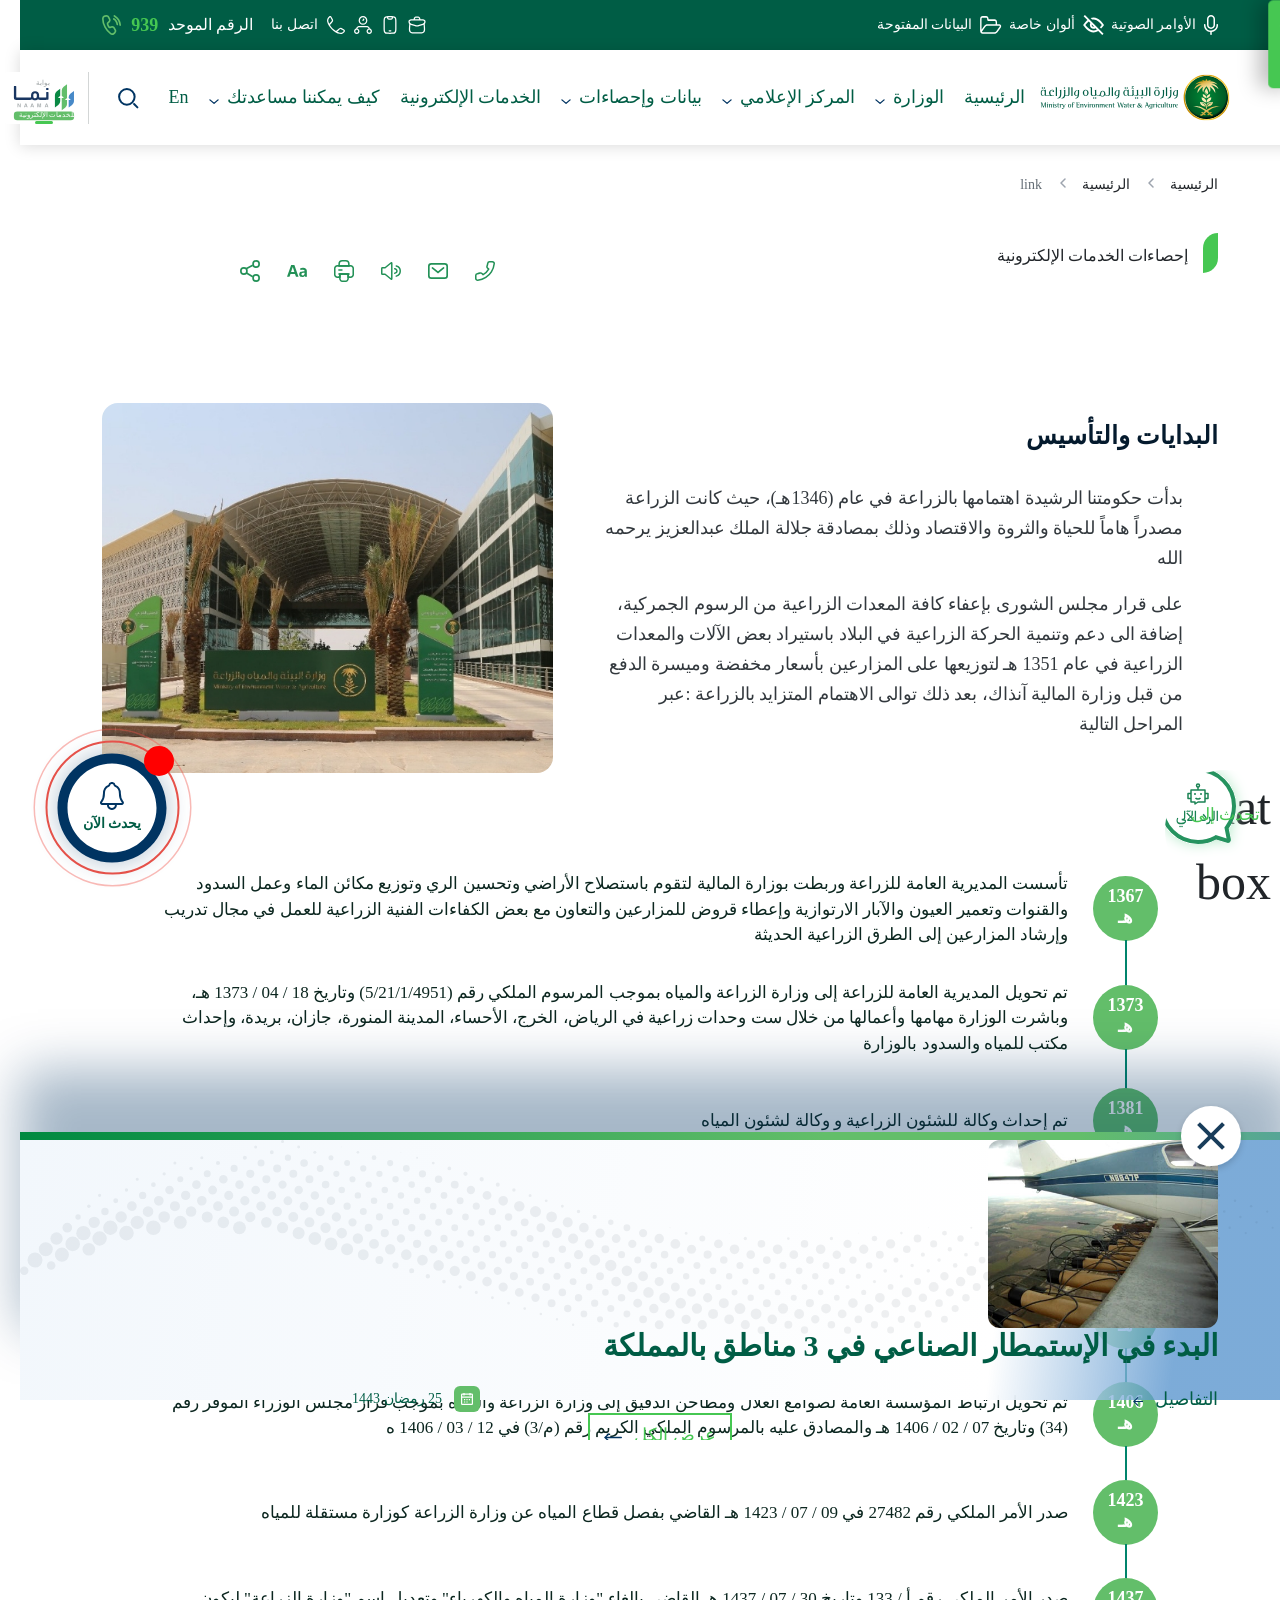
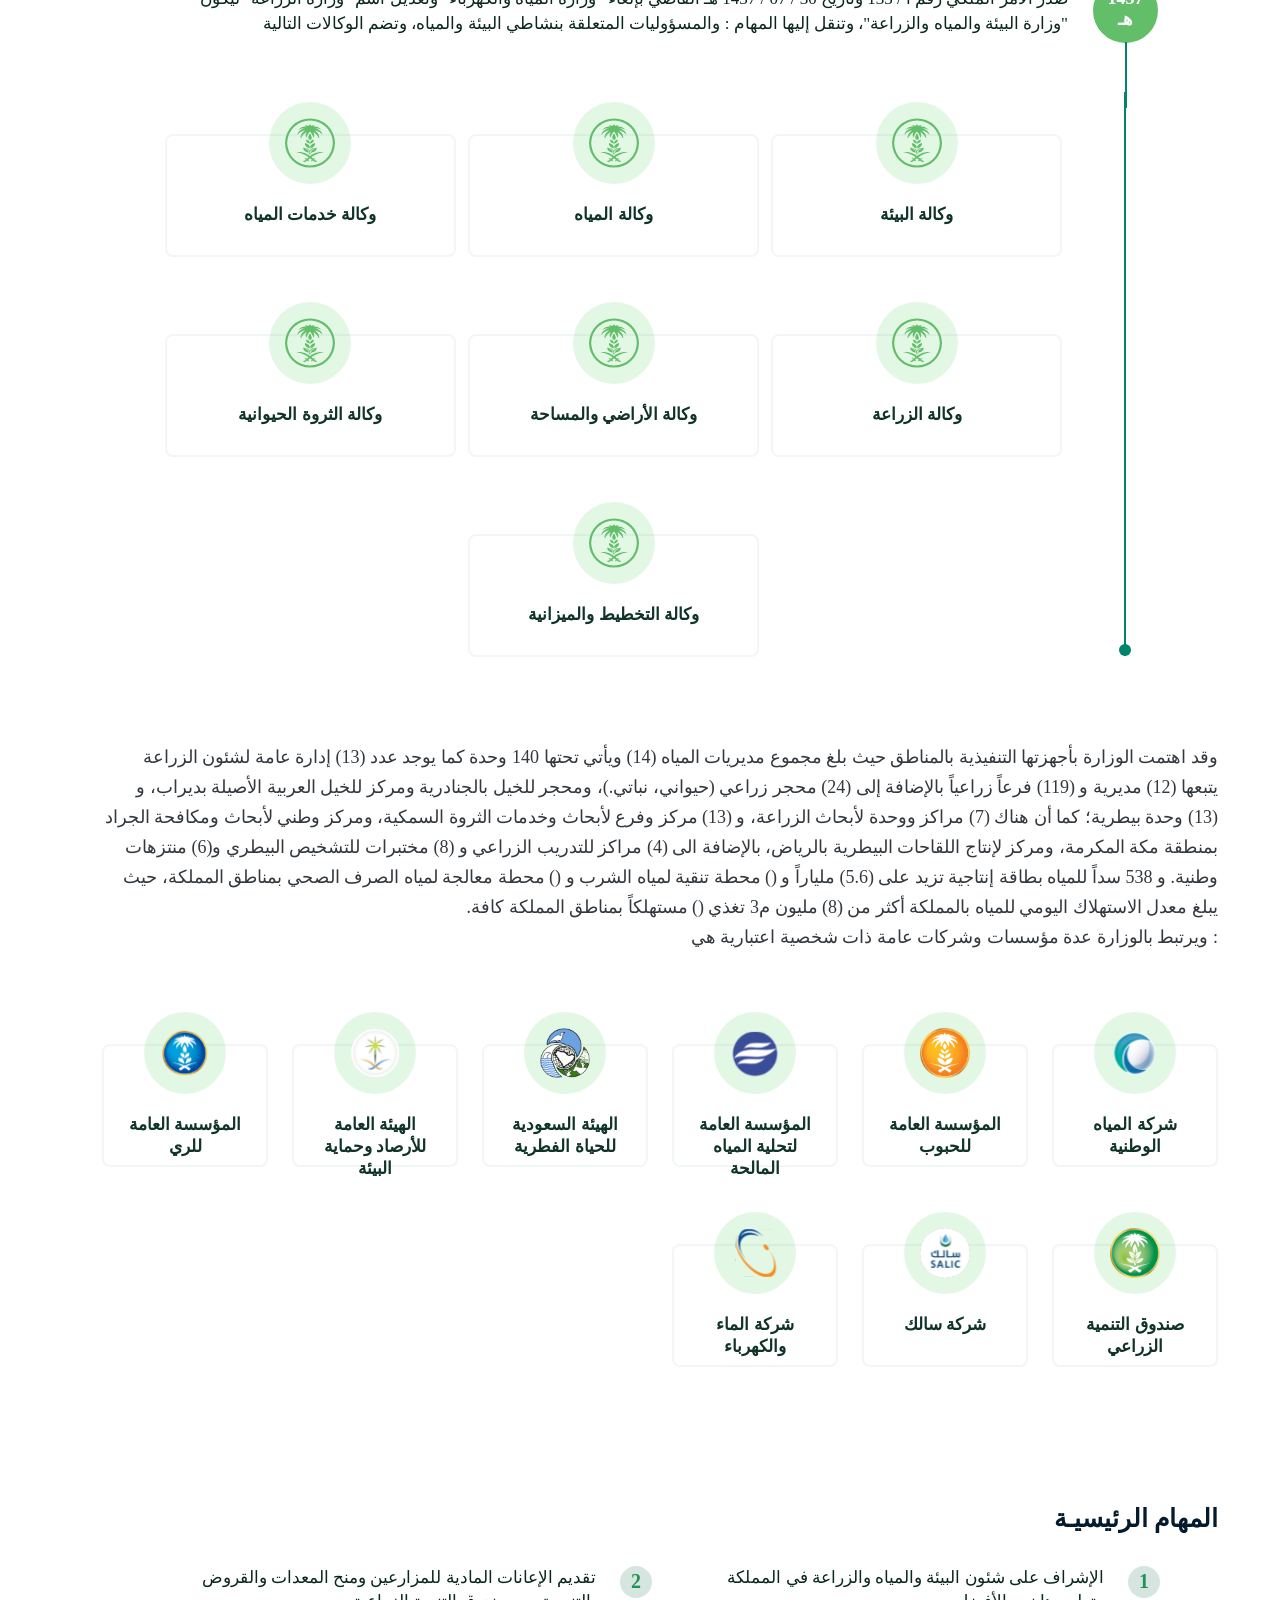
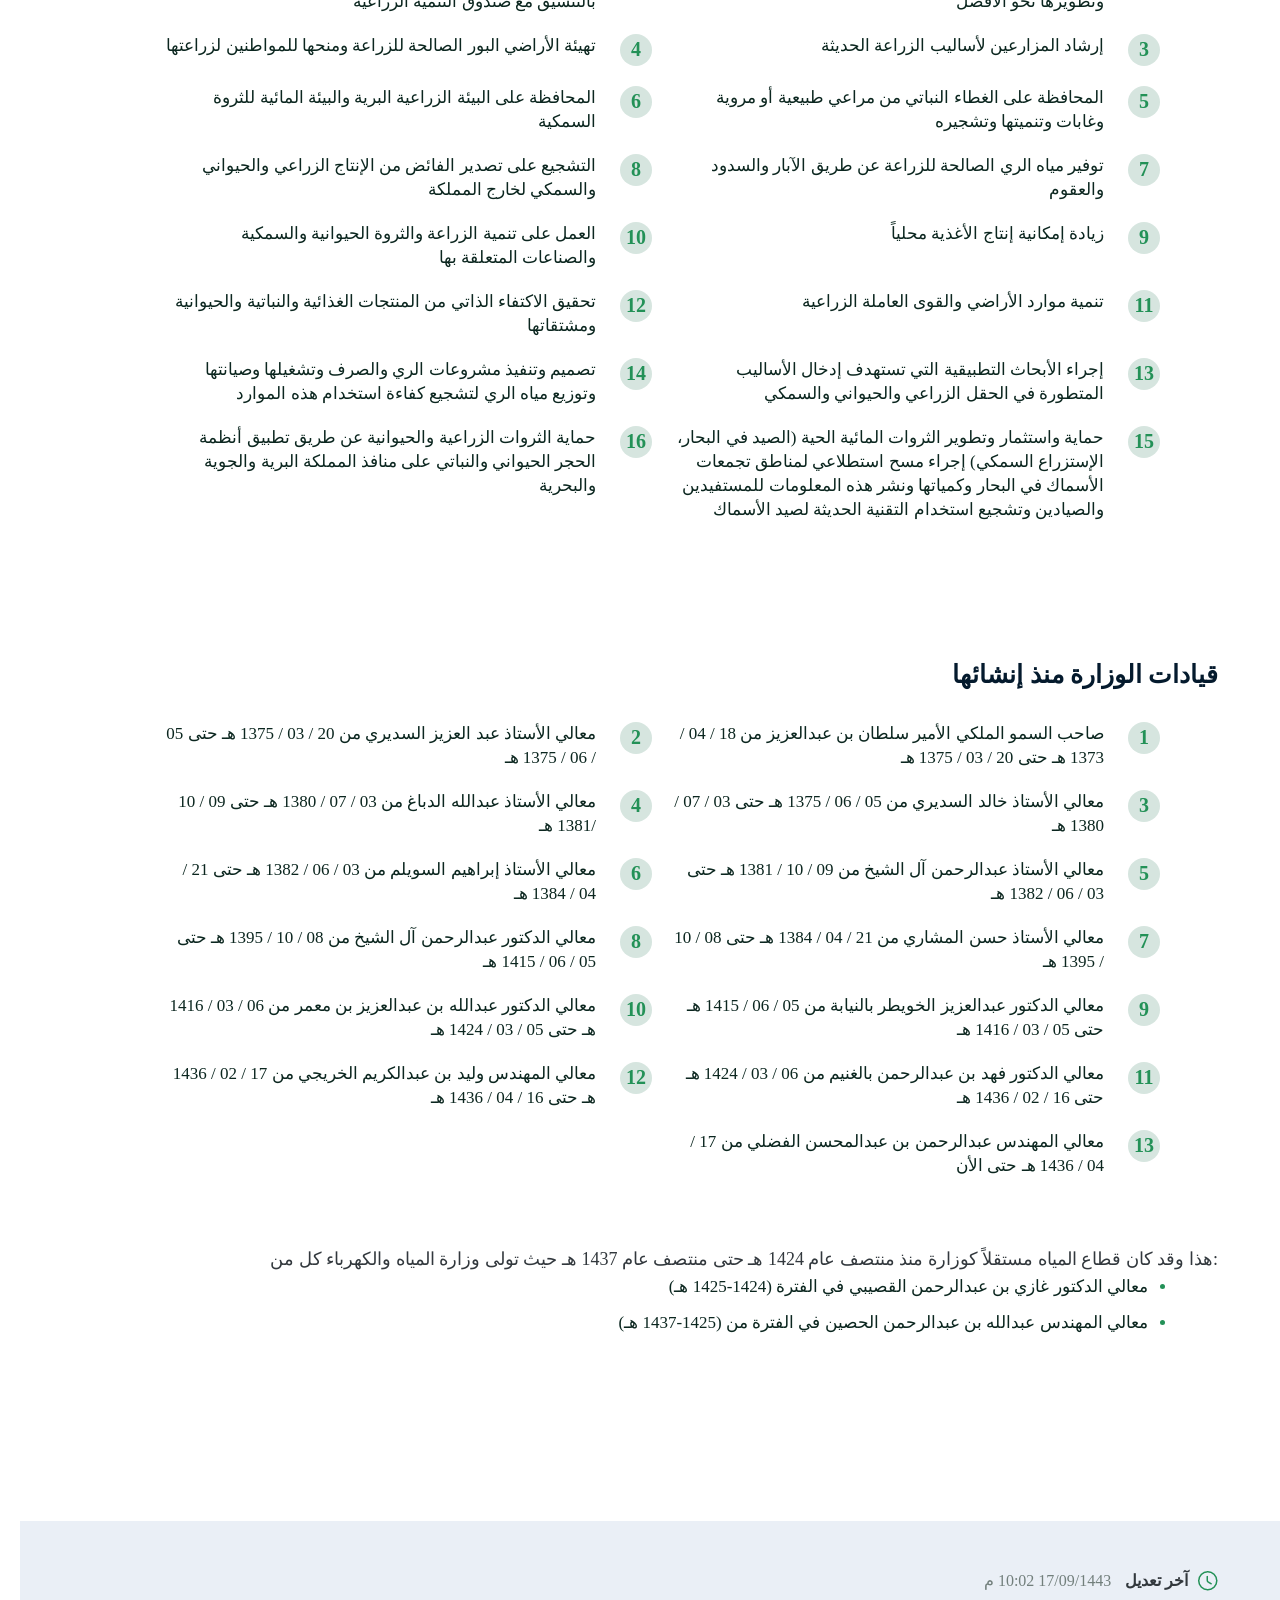
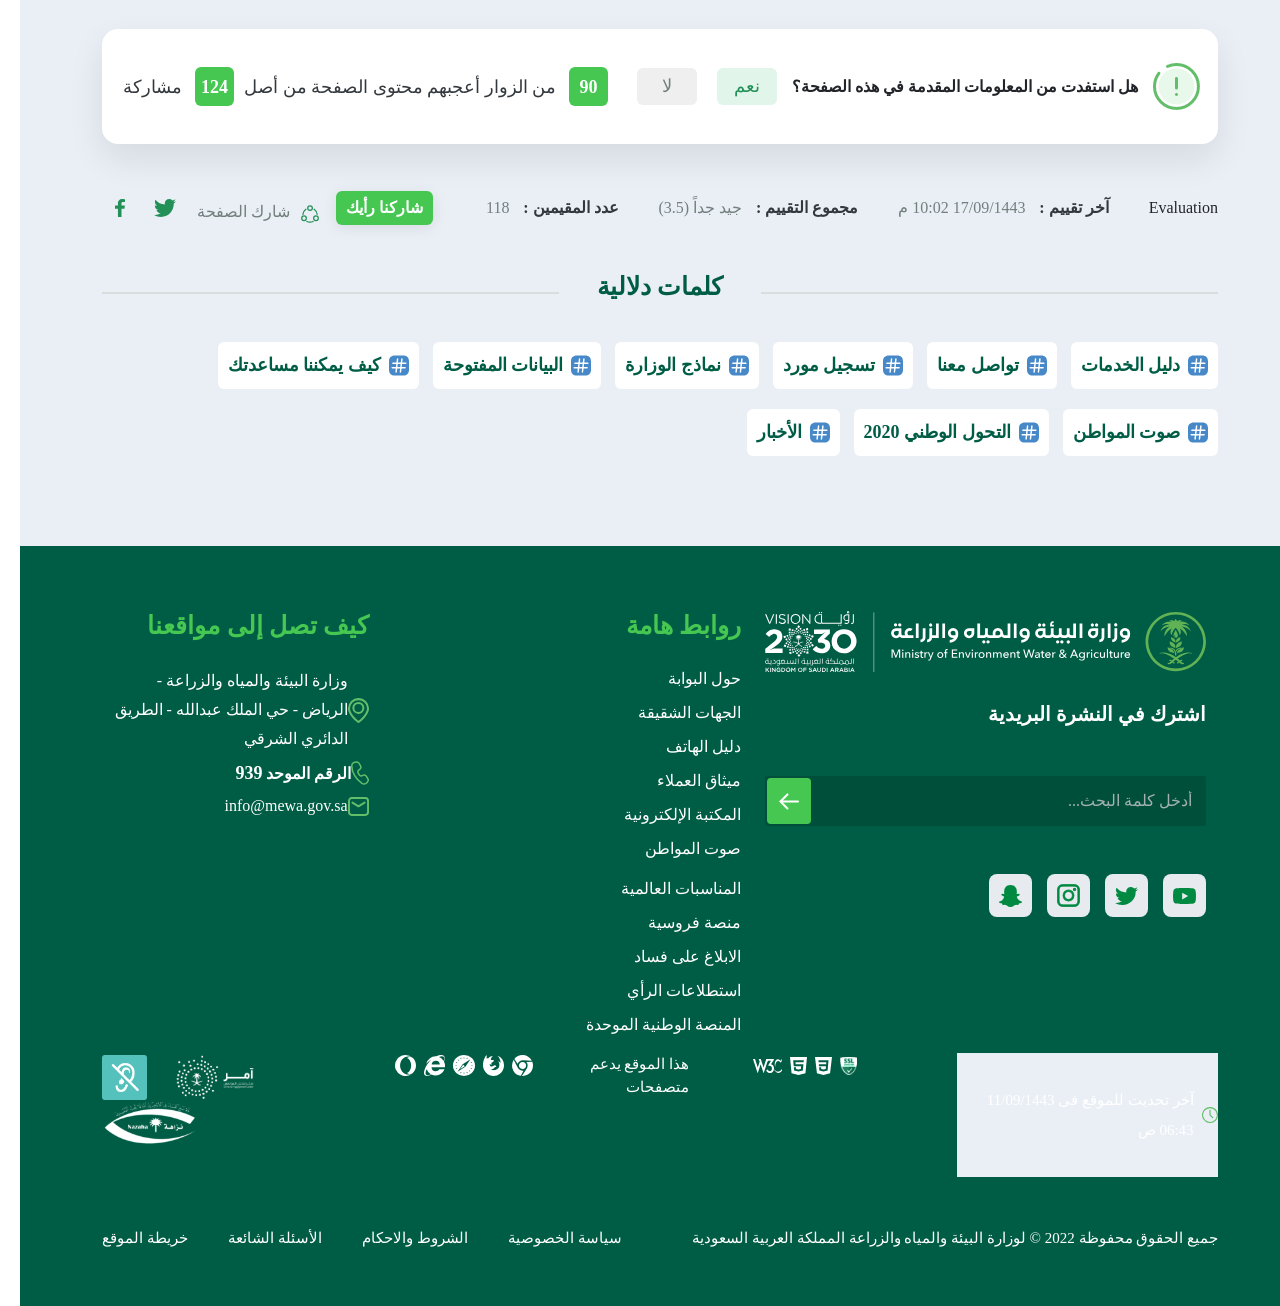
<file: ar/about.html>
<!DOCTYPE html>
<html lang="ar">
  <head>
    <!-- Required meta tags -->
    <meta charset="utf-8" />
    <meta
      name="viewport"
      content="width=device-width, initial-scale=1, shrink-to-fit=no"
    />
    <!--  owl carousel CSS -->
    <link rel="stylesheet" href="../assets/css/owl.carousel.min.css" />
    <link rel="stylesheet" href="../assets/css/owl.theme.default.css" />
    <!-- swiper CSS -->
    <link rel="stylesheet" href="../assets/css/swiper-bundle.min.css"/>
    <!-- Bootstrap CSS -->
    <link rel="stylesheet" href="../assets/css/bootstrap.min.css" />

    <!--  Font Awesome CSS -->
    <link rel="stylesheet" href="../assets/css/all.min.css" />

    <!-- custom style -->
    <link rel="stylesheet" href="../assets/css/styleRTL.css" />

     <!-- inner-pages style -->
    <link rel="stylesheet" href="../assets/css/inner-pages.css" />


    <title>home</title>
  </head>

  <body>
    <!-- AO start navbar -->
    <div class="navBar">
      <div class="customContainer container">
        <div class="row">
          <div class="col-md-6">
            <div class="linksNB">
              <ul>
                <li>
                  <a href="#">
                    <img src="../assets/images/home/voiceIcon.svg" alt="" />
                    <span>الأوامر الصوتية</span>
                  </a>
                </li>
                <li>
                  <a href="#">
                    <img src="../assets/images/home/eye-no.svg" alt="" />
                    <span>ألوان خاصة </span>
                  </a>
                </li>
                <li>
                  <a href="#">
                    <img src="../assets/images/home/folder.svg" alt="" />
                    <span>البيانات المفتوحة </span>
                  </a>
                </li>
              </ul>
            </div>
          </div>
          <div class="col-md-6">
            <div class="linksNB textLeft">
              <ul>
                <li>
                  <a href="#">
                    <img src="../assets/images/home/Page1.svg" alt="" />
                  </a>
                </li>
                <li>
                  <a href="#">
                    <img src="../assets/images/home/Mobile.svg" alt="" />
                  </a>
                </li>
                <li>
                  <a href="#">
                    <img src="../assets/images/home/data.svg" alt="" />
                  </a>
                </li>
                <li>
                  <a href="#">
                    <img src="../assets/images/home/phone.svg" alt="" />
                    <span> اتصل بنا </span>
                  </a>
                </li>
                <li class="paddingGap">
                  <a href="#">
                    <span> الرقم الموحد </span>
                    <strong>939</strong>
                    <img src="../assets/images/home/PHONEGreen.svg" alt="" />
                  </a>
                </li>
              </ul>
            </div>
          </div>
        </div>
      </div>
    </div>
    <!--- end navbar -->
    <!-- AO start menu  -->
    <div class="menuBg">
      <div class="customContainer container">
        <nav
          class="navbar navbarCustom navbar-expand-lg navbar-light bg-light sticky"
        >
          <a class="navbar-brand" href="#">
            <img src="../assets/images/home/Logo.svg" alt="" />
          </a>
          <button
            class="navbar-toggler"
            type="button"
            data-bs-toggle="collapse"
            data-bs-target="#navbarSupportedContent"
            aria-controls="navbarSupportedContent"
            aria-expanded="false"
            aria-label="Toggle navigation"
          >
            <span class="navbar-toggler-icon"></span>
          </button>

          <div class="collapse navbar-collapse" id="navbarSupportedContent">
            <ul class="navbar-nav mr-auto">
              <!-- AO start single link -->
              <li class="nav-item">
                <a class="nav-link" href="#"
                  >الرئيسية</a
                >
              </li>
              <!-- end single link -->
              <!-- AO start menu mega -->
              <li class="nav-item dropdown">
                <a
                  class="nav-link dropdown-toggle"
                  href="#"
                  id="navbarDropdown"
                  role="button"
                  data-bs-toggle="dropdown"
                  aria-haspopup="true"
                  aria-expanded="false"
                >
                  الوزارة
                </a>
                <div class="dropdown-menu" aria-labelledby="navbarDropdown">
                  <div class="container">
                    <div class="row">
                      <div class="col-md-6 col-lg-3">
                        <div class="colMenu">
                          <h4>عن الوزارة</h4>
                          <ul>
                            <li><a href="https://www.google.com/">نبذة عن الوزارة  {https://www.google.com/}  </a></li>
                            <li><a href="#">الرؤية والرسالة والأهداف</a></li>
                            <li><a href="#">دليل الهوية المرئية</a></li>
                            <li><a href="#">الهيكل التنظيمي</a></li>
                            <li><a href="#">الجهات الشقيقة</a></li>
                            <li><a href="#">نبذة عن الوزارة</a></li>
                            <li><a href="#">الرؤية والرسالة والأهداف</a></li>
                            <li><a href="#">دليل الهوية المرئية</a></li>
                            <li><a href="#">الهيكل التنظيمي</a></li>
                            <li><a href="#">الجهات الشقيقة</a></li>
                          </ul>
                        </div>
                      </div>
                      <!-- end col -->
                      <div class="col-md-6 col-lg-3">
                        <div class="colMenu">
                          <h4>عن الوزارة</h4>
                          <ul>
                            <li><a href="#">نبذة عن الوزارة</a></li>
                            <li><a href="#">الرؤية والرسالة والأهداف</a></li>
                            <li><a href="#">دليل الهوية المرئية</a></li>
                            <li><a href="#">الهيكل التنظيمي</a></li>
                            <li><a href="#">الجهات الشقيقة</a></li>
                            <li><a href="#">نبذة عن الوزارة</a></li>
                            <li><a href="#">الرؤية والرسالة والأهداف</a></li>
                            <li><a href="#">دليل الهوية المرئية</a></li>
                            <li><a href="#">الهيكل التنظيمي</a></li>
                            <li><a href="#">الجهات الشقيقة</a></li>
                          </ul>
                        </div>
                      </div>
                      <!-- end col -->
                      <div class="col-md-6 col-lg-3">
                        <div class="colMenu">
                          <h4>عن الوزارة</h4>
                          <ul>
                            <li><a href="#">نبذة عن الوزارة</a></li>
                            <li><a href="#">الرؤية والرسالة والأهداف</a></li>
                            <li><a href="#">دليل الهوية المرئية</a></li>
                            <li><a href="#">الهيكل التنظيمي</a></li>
                            <li><a href="#">الجهات الشقيقة</a></li>
                            <li><a href="#">نبذة عن الوزارة</a></li>
                            <li><a href="#">الرؤية والرسالة والأهداف</a></li>
                            <li><a href="#">دليل الهوية المرئية</a></li>
                            <li><a href="#">الهيكل التنظيمي</a></li>
                            <li><a href="#">الجهات الشقيقة</a></li>
                          </ul>
                        </div>
                      </div>
                      <!-- end col -->
                      <div class="col-md-6 col-lg-3">
                        <div class="colMenu">
                          <h4>عن الوزارة</h4>
                          <ul>
                            <li><a href="#">نبذة عن الوزارة</a></li>
                            <li><a href="#">الرؤية والرسالة والأهداف</a></li>
                            <li><a href="#">دليل الهوية المرئية</a></li>
                            <li><a href="#">الهيكل التنظيمي</a></li>
                            <li><a href="#">الجهات الشقيقة</a></li>
                            <li><a href="#">نبذة عن الوزارة</a></li>
                            <li><a href="#">الرؤية والرسالة والأهداف</a></li>
                            <li><a href="#">دليل الهوية المرئية</a></li>
                            <li><a href="#">الهيكل التنظيمي</a></li>
                            <li><a href="#">الجهات الشقيقة</a></li>
                          </ul>
                        </div>
                      </div>
                      <!-- end col -->
                    </div>
                  </div>
                </div>
              </li>
              <!-- end menu mega -->
              <!-- AO start menu mega -->
              <li class="nav-item dropdown">
                <a
                  class="nav-link dropdown-toggle"
                  href="#"
                  id="navbarDropdown"
                  role="button"
                  data-bs-toggle="dropdown"
                  aria-haspopup="true"
                  aria-expanded="false"
                >
                  المركز الإعلامي
                </a>
                <div class="dropdown-menu" aria-labelledby="navbarDropdown">
                  <div class="container">
                    <div class="row">
                      <div class="col-md-6 col-lg-3">
                        <div class="colMenu">
                          <h4>title</h4>
                          <ul>
                            <li><a href="#">link</a></li>
                            <li><a href="#">link</a></li>
                            <li><a href="#">link</a></li>
                            <li><a href="#">link</a></li>
                            <li><a href="#">link</a></li>
                            <li><a href="#">link</a></li>
                            <li><a href="#">link</a></li>
                            <li><a href="#">link</a></li>
                            <li><a href="#">link</a></li>
                          </ul>
                        </div>
                      </div>
                      <div class="col-md-6 col-lg-3">
                        <div class="colMenu">
                          <h4>title</h4>
                          <ul>
                            <li><a href="#">link</a></li>
                            <li><a href="#">link</a></li>
                            <li><a href="#">link</a></li>
                            <li><a href="#">link</a></li>
                            <li><a href="#">link</a></li>
                            <li><a href="#">link</a></li>
                            <li><a href="#">link</a></li>
                            <li><a href="#">link</a></li>
                            <li><a href="#">link</a></li>
                          </ul>
                        </div>
                      </div>
                      <div class="col-md-6 col-lg-3">
                        <div class="colMenu">
                          <h4>title</h4>
                          <ul>
                            <li><a href="#">link</a></li>
                            <li><a href="#">link</a></li>
                            <li><a href="#">link</a></li>
                            <li><a href="#">link</a></li>
                            <li><a href="#">link</a></li>
                            <li><a href="#">link</a></li>
                            <li><a href="#">link</a></li>
                            <li><a href="#">link</a></li>
                            <li><a href="#">link</a></li>
                          </ul>
                        </div>
                      </div>
                      <div class="col-md-6 col-lg-3">
                        <div class="colMenu">
                          <h4>title</h4>
                          <ul>
                            <li><a href="#">link</a></li>
                            <li><a href="#">link</a></li>
                            <li><a href="#">link</a></li>
                            <li><a href="#">link</a></li>
                            <li><a href="#">link</a></li>
                            <li><a href="#">link</a></li>
                            <li><a href="#">link</a></li>
                            <li><a href="#">link</a></li>
                            <li><a href="#">link</a></li>
                          </ul>
                        </div>
                      </div>
                    </div>
                  </div>
                </div>
              </li>
              <!-- AO end menu mega -->
              <li class="nav-item dropdown">
                <a
                  class="nav-link dropdown-toggle"
                  href="#"
                  id="navbarDropdown"
                  role="button"
                  data-bs-toggle="dropdown"
                  aria-haspopup="true"
                  aria-expanded="false"
                >
                  بيانات وإحصاءات
                </a>
                <div class="dropdown-menu" aria-labelledby="navbarDropdown">
                  <div class="container">
                    <div class="row">
                      <div class="col-md-6 col-lg-3">
                        <div class="colMenu">
                          <h4>title</h4>
                          <ul>
                            <li><a href="#">link</a></li>
                            <li><a href="#">link</a></li>
                            <li><a href="#">link</a></li>
                            <li><a href="#">link</a></li>
                            <li><a href="#">link</a></li>
                            <li><a href="#">link</a></li>
                            <li><a href="#">link</a></li>
                            <li><a href="#">link</a></li>
                            <li><a href="#">link</a></li>
                          </ul>
                        </div>
                      </div>
                      <div class="col-md-6 col-lg-3">
                        <div class="colMenu">
                          <h4>title</h4>
                          <ul>
                            <li><a href="#">link</a></li>
                            <li><a href="#">link</a></li>
                            <li><a href="#">link</a></li>
                            <li><a href="#">link</a></li>
                            <li><a href="#">link</a></li>
                            <li><a href="#">link</a></li>
                            <li><a href="#">link</a></li>
                            <li><a href="#">link</a></li>
                            <li><a href="#">link</a></li>
                          </ul>
                        </div>
                      </div>
                      <div class="col-md-6 col-lg-3">
                        <div class="colMenu">
                          <h4>title</h4>
                          <ul>
                            <li><a href="#">link</a></li>
                            <li><a href="#">link</a></li>
                            <li><a href="#">link</a></li>
                            <li><a href="#">link</a></li>
                            <li><a href="#">link</a></li>
                            <li><a href="#">link</a></li>
                            <li><a href="#">link</a></li>
                            <li><a href="#">link</a></li>
                            <li><a href="#">link</a></li>
                          </ul>
                        </div>
                      </div>
                      <div class="col-md-6 col-lg-3">
                        <div class="colMenu">
                          <h4>title</h4>
                          <ul>
                            <li><a href="#">link</a></li>
                            <li><a href="#">link</a></li>
                            <li><a href="#">link</a></li>
                            <li><a href="#">link</a></li>
                            <li><a href="#">link</a></li>
                            <li><a href="#">link</a></li>
                            <li><a href="#">link</a></li>
                            <li><a href="#">link</a></li>
                            <li><a href="#">link</a></li>
                          </ul>
                        </div>
                      </div>
                    </div>
                  </div>
                </div>
              </li>
              <!-- end menu mega -->
              <!-- AO start single link -->
              <li class="nav-item">
                <a class="nav-link" href="#">الخدمات الإلكترونية</a>
              </li>
              <!-- end single link -->
              <li class="nav-item dropdown">
                <a
                  class="nav-link dropdown-toggle"
                  href="#"
                  id="navbarDropdown"
                  role="button"
                  data-bs-toggle="dropdown"
                  aria-haspopup="true"
                  aria-expanded="false"
                >
                  كيف يمكننا مساعدتك
                </a>
                <div class="dropdown-menu" aria-labelledby="navbarDropdown">
                  <div class="container">
                    <div class="row">
                      <div class="col-md-6 col-lg-3">
                        <div class="colMenu">
                          <h4>title</h4>
                          <ul>
                            <li><a href="#">link</a></li>
                            <li><a href="#">link</a></li>
                            <li><a href="#">link</a></li>
                            <li><a href="#">link</a></li>
                            <li><a href="#">link</a></li>
                            <li><a href="#">link</a></li>
                            <li><a href="#">link</a></li>
                            <li><a href="#">link</a></li>
                            <li><a href="#">link</a></li>
                          </ul>
                        </div>
                      </div>
                      <div class="col-md-6 col-lg-3">
                        <div class="colMenu">
                          <h4>title</h4>
                          <ul>
                            <li><a href="#">link</a></li>
                            <li><a href="#">link</a></li>
                            <li><a href="#">link</a></li>
                            <li><a href="#">link</a></li>
                            <li><a href="#">link</a></li>
                            <li><a href="#">link</a></li>
                            <li><a href="#">link</a></li>
                            <li><a href="#">link</a></li>
                            <li><a href="#">link</a></li>
                          </ul>
                        </div>
                      </div>
                      <div class="col-md-6 col-lg-3">
                        <div class="colMenu">
                          <h4>title</h4>
                          <ul>
                            <li><a href="#">link</a></li>
                            <li><a href="#">link</a></li>
                            <li><a href="#">link</a></li>
                            <li><a href="#">link</a></li>
                            <li><a href="#">link</a></li>
                            <li><a href="#">link</a></li>
                            <li><a href="#">link</a></li>
                            <li><a href="#">link</a></li>
                            <li><a href="#">link</a></li>
                          </ul>
                        </div>
                      </div>
                      <div class="col-md-6 col-lg-3">
                        <div class="colMenu">
                          <h4>title</h4>
                          <ul>
                            <li><a href="#">link</a></li>
                            <li><a href="#">link</a></li>
                            <li><a href="#">link</a></li>
                            <li><a href="#">link</a></li>
                            <li><a href="#">link</a></li>
                            <li><a href="#">link</a></li>
                            <li><a href="#">link</a></li>
                            <li><a href="#">link</a></li>
                            <li><a href="#">link</a></li>
                          </ul>
                        </div>
                      </div>
                    </div>
                  </div>
                </div>
              </li>
              <!-- end menu mega -->
              <!-- AO start single link -->
              <li class="nav-item">
                <a class="nav-link" href="#">En</a>
              </li>
              <li class="nav-item searchBNT">
                <button
                type="button" class="btn btn-primary" data-bs-toggle="modal" data-bs-target="#exampleModal"
                >
                  <img src="../assets/images/home/SearchMenu.svg" alt="" />
                </button>
              </li>
              <!-- end single link -->
            </ul>
            <!-- start logo -->
            <a class="navbar-brand borderWidth" href="#">
              <img src="../assets/images/home/Nama.svg" alt="" />
            </a>
            <!-- end logo -->
          </div>
        </nav>
      </div>
    </div>
    <!-- start popup search -->
    <!-- Button trigger modal -->
    <div class="modal modalSearch fade" id="exampleModal" tabindex="-1" aria-labelledby="exampleModalLabel" aria-hidden="true">
      <div class="modal-dialog" role="document">
        <div class="modal-content">
          <div class="modal-body">
            <div class="SearchCustom">
              <div class="forGroup">
                <input
                  type="text"
                  class="searchInput"
                  value=""
                  placeholder="أدخل كلمة البحث..."
                />
                <button type="submit" class="searchSubmit">
                  <img src="../assets/images/home/SearchPopup.svg" alt="" />
                </button>
              </div>
              <div class="boxSloce">
                <button
                button type="button" class="btn btn-secondary" data-bs-dismiss="modal"
                >
                  <img src="../assets/images/home/closeSearch.svg" alt="" />
                </button>
              </div>
            </div>
          </div>
        </div>
      </div>
    </div>
    <!-- End popup search -->


        <!-- start breadcrumb -->
        <div class="breadcrumbSec">
          <div class="container">
              <div class="row">
                  <div class="col-md-12">
                      <ul class="breadcrumb">
                          <li><a href="#">الرئيسية</a></li>
                          <li><a href="#">الرئيسية</a></li>
                          <li>link</li>
                      </ul>
                  </div>
                  <!-- end breadcrumb -->
                  <div class="col-md-6">
                      <h2 class="font35pxBold patternIcon ">
                          إحصاءات الخدمات الإلكترونية
                      </h2>
                  </div>
                  <!-- end heading -->
                  <div class="col-md-6">
                      <ul class="socialBC">
                          <li>
                              <a href="#">
                                  <img src="../assets/images/shared/phone.svg" alt="">
                              </a>
                          </li>
                          <!-- end list item -->
                          <li>
                              <a href="#">
                                  <img src="../assets/images/shared/mail.svg" alt="">
                              </a>
                          </li>
                          <!-- end list item -->
                          <li>
                              <ul class="innderSocial">
                                  <li>
                                      speaker
                                  </li>
                              </ul>
                              <a href="#">
                                  <img src="../assets/images/shared/Sound-level.svg" alt="">
                              </a>
                          </li>
                          <!-- end list item -->
                          <li>
                              <a href="#">
                                  <img src="../assets/images/shared/printer.svg" alt="">
                              </a>
                          </li>
                          <!-- end list item -->
                          <li>
                              <ul class="innderSocial increaseFont">
                                  <li>
                                      <a href="#">
                                          +A
                                      </a>
                                  </li>
                                  <li>
                                      <a href="#">
                                         A
                                      </a>
                                  </li>
                                  <li>
                                      <a href="#">
                                          -A
                                      </a>
                                  </li>
                              </ul>
                              <a href="#">
                                  <img src="../assets/images/shared/Aa.svg" alt="">   
                              </a>
                          </li>
                          <!-- end list item -->
                          <li>
                              <ul class="innderSocial socialPostion">
                                  <li>
                                      <a href="#">
                                          <img src="../assets/images/shared/tw.svg" alt="" srcset="">
                                      </a>
                                  </li>
                                  <li>
                                      <a href="#">
                                          <img src="../assets/images/shared/bxl-facebook.svg" alt="" srcset="">
                                      </a>
                                  </li>
                                  <li>
                                      <a href="#">
                                          <img src="../assets/images/shared/bxl-linkedin.svg" alt="" srcset="">
                                      </a>
                                  </li>
                                  <li>
                                      <a href="#">
                                          <img src="../assets/images/shared/bxl-facebook.svg" alt="" srcset="">
                                      </a>
                                  </li>
                              </ul>
                              <a href="#">
                                  <img src="../assets/images/shared/share.svg" alt="">
                              </a>
                          </li>
                          <!-- end list item -->
                      </ul>
                  </div>
                  <!-- end social -->
              </div>
          </div>
      </div>
      <!-- End breadcrumb -->

    <!-- End men8u -->

    
<section class="inner">
  <div class="top-section">
    <div class="container">
      <div class="row">
        <div class="col-lg-7">
          <div class="content-box">
            <h2 class="with-arrow">
              <img src="../assets/images/about/title-arrow.svg" alt="">
              البدايات والتأسيس
            </h2>
            <p>
              بدأت حكومتنا الرشيدة اهتمامها بالزراعة في عام (1346هـ)، حيث كانت الزراعة مصدراً هاماً للحياة والثروة والاقتصاد وذلك بمصادقة جلالة الملك عبدالعزيز يرحمه الله

            </p>
            <p>
              على قرار مجلس الشورى بإعفاء كافة المعدات الزراعية من الرسوم الجمركية، إضافة الى دعم وتنمية الحركة الزراعية في البلاد باستيراد بعض الآلات والمعدات الزراعية في عام 1351 هـ لتوزيعها على المزارعين بأسعار مخفضة وميسرة الدفع من قبل وزارة المالية آنذاك، بعد ذلك توالى الاهتمام المتزايد بالزراعة
              :عبر المراحل التالية
            </p>
          </div>
        </div>
        <div class="col-lg-5">
          <div class="img-box">
            <img src="../assets/images/about/about-main.jpg" alt="">
          </div>
        </div>
      </div>
    </div>
  </div>
  <div class="container">
    <div class="years-list">
      <div class="row">
        <div class="col-12">
          <ul>
            <li>
              <span class="date">
                1367 
                <br>
                هـ
              </span>
              تأسست المديرية العامة للزراعة وربطت بوزارة المالية لتقوم باستصلاح الأراضي وتحسين الري وتوزيع مكائن الماء وعمل السدود والقنوات وتعمير العيون والآبار الارتوازية وإعطاء قروض للمزارعين والتعاون مع بعض الكفاءات الفنية الزراعية للعمل في مجال تدريب وإرشاد المزارعين إلى الطرق الزراعية الحديثة
            </li>
            <li>
              <span class="date">
                1373
                هـ
              </span>
              تم تحويل المديرية العامة للزراعة إلى وزارة الزراعة والمياه بموجب المرسوم الملكي رقم (5/21/1/4951) وتاريخ 18 / 04 / 1373 هـ، وباشرت الوزارة مهامها وأعمالها من خلال ست وحدات زراعية في الرياض، الخرج، الأحساء، المدينة المنورة، جازان، بريدة، وإحداث مكتب للمياه والسدود بالوزارة
            </li>
            <li>
              <span class="date">
                1381
                هـ
              </span>
              تم إحداث وكالة للشئون الزراعية و وكالة لشئون المياه
            </li>
            <li>
              <span class="date">
                1385
                هـ
              </span>
              صدر قرار اللجنة العليا للإصلاح الإداري رقم (8) وتاريخ 21/6/1385هـ الذي قسم وزارة الزراعة إلى قطاعين رئيسيين
قطاع الشئون الزراعية    -    قطاع الشئون الإدارية والمالية
            </li>
            <li>
              <span class="date">
                1390
                هـ
              </span>
              أنشئت وكالة الوزارة لشئون التحلية تحولت في عام 1394هـ إلى مؤسسة عامة لتحلية المياه المالحة
            </li>
            <li>
              <span class="date">
                1406
                هـ
              </span>
              تم تحويل ارتباط المؤسسة العامة لصوامع الغلال ومطاحن الدقيق إلى وزارة الزراعة والمياه بموجب قرار مجلس الوزراء الموقر رقم (34) وتاريخ 07 / 02 / 1406 هـ والمصادق عليه بالمرسوم الملكي الكريم رقم (م/3) في 12 / 03 / 1406 ه
            </li>
            <li>
              <span class="date">
                1423
                هـ
              </span>
              صدر الأمر الملكي رقم 27482 في 09 / 07 / 1423 هـ القاضي بفصل قطاع المياه عن وزارة الزراعة كوزارة مستقلة للمياه
            </li>
            <li>
              <span class="date">
                1437
                هـ
              </span>
              صدر الأمر الملكي رقم أ / 133 وتاريخ 30 / 07 / 1437 هـ القاضي بإلغاء "وزارة المياه والكهرباء" وتعديل اسم "وزارة الزراعة" ليكون "وزارة البيئة والمياه والزراعة"، وتنقل إليها المهام 
: والمسؤوليات المتعلقة بنشاطي البيئة والمياه، وتضم الوكالات التالية
            </li>
          </ul>
        </div>
      </div>
      <div class="wekalat">
        <div class="wekalat-list">
          <div class="wekala-card">
            <div class="img-box">
              <img src="../assets/images/about/ksa.svg" alt="">
            </div>
            <div class="content-box">
              <h4>
                وكالة البيئة
              </h4>
            </div>
          </div>
          <div class="wekala-card">
            <div class="img-box">
              <img src="../assets/images/about/ksa.svg" alt="">
            </div>
            <div class="content-box">
              <h4>
                وكالة المياه
              </h4>
            </div>
          </div>
          <div class="wekala-card">
            <div class="img-box">
              <img src="../assets/images/about/ksa.svg" alt="">
            </div>
            <div class="content-box">
              <h4>
                وكالة خدمات المياه
              </h4>
            </div>
          </div>
          <div class="wekala-card">
            <div class="img-box">
              <img src="../assets/images/about/ksa.svg" alt="">
            </div>
            <div class="content-box">
              <h4>
                وكالة الزراعة
              </h4>
            </div>
          </div>
          <div class="wekala-card">
            <div class="img-box">
              <img src="../assets/images/about/ksa.svg" alt="">
            </div>
            <div class="content-box">
              <h4>
                وكالة الأراضي والمساحة
              </h4>
            </div>
          </div>
          <div class="wekala-card">
            <div class="img-box">
              <img src="../assets/images/about/ksa.svg" alt="">
            </div>
            <div class="content-box">
              <h4>
                وكالة الثروة الحيوانية
              </h4>
            </div>
          </div>
          <div class="wekala-card">
            <div class="img-box">
              <img src="../assets/images/about/ksa.svg" alt="">
            </div>
            <div class="content-box">
              <h4>
                وكالة التخطيط والميزانية
              </h4>
            </div>
          </div>
        </div>
      </div>
    </div>


    <div class="row">
      <div class="col-12">
        <p class="main-p">
          وقد اهتمت الوزارة بأجهزتها التنفيذية بالمناطق حيث بلغ مجموع مديريات المياه (14) ويأتي تحتها 140 وحدة كما يوجد عدد (13) إدارة عامة لشئون الزراعة يتبعها (12) مديرية و (119) فرعاً زراعياً بالإضافة إلى (24) محجر زراعي (حيواني، نباتي.)، ومحجر للخيل بالجنادرية ومركز للخيل العربية الأصيلة بديراب، و (13) وحدة بيطرية؛ كما أن هناك (7) مراكز ووحدة لأبحاث الزراعة، و (13) مركز وفرع لأبحاث وخدمات الثروة السمكية، ومركز وطني لأبحاث ومكافحة الجراد بمنطقة مكة المكرمة، ومركز لإنتاج اللقاحات البيطرية بالرياض، بالإضافة الى (4) مراكز للتدريب الزراعي و (8) مختبرات للتشخيص البيطري و(6) منتزهات وطنية. و 538 سداً للمياه بطاقة إنتاجية تزيد على (5.6) ملياراً و () محطة تنقية لمياه الشرب و () محطة معالجة لمياه الصرف الصحي بمناطق المملكة، حيث يبلغ معدل الاستهلاك اليومي للمياه بالمملكة أكثر من (8) مليون م3 تغذي () مستهلكاً بمناطق المملكة كافة.


        </p>
        <p class="main-p">
          : ويرتبط بالوزارة عدة مؤسسات وشركات عامة ذات شخصية اعتبارية هي
        </p>
      </div>
    </div>

    <div class="list-cards-two">
      <div class="row">
        <div class="col-xl-2">
          <div class="wekala-card">
            <div class="img-box">
              <img src="../assets/images/about/maya.svg" alt="">
            </div>
            <div class="content-box">
              <h4>
                شركة المياه الوطنية
              </h4>
            </div>
          </div>
        </div>
        <div class="col-xl-2">
          <div class="wekala-card">
            <div class="img-box">
              <img src="../assets/images/about/hobob.svg" alt="">
            </div>
            <div class="content-box">
              <h4>
                المؤسسة العامة للحبوب
              </h4>
            </div>
          </div>
        </div>
        <div class="col-xl-2">
          <div class="wekala-card">
            <div class="img-box">
              <img src="../assets/images/about/tahlya.svg" alt="">
            </div>
            <div class="content-box">
              <h4>
                المؤسسة العامة لتحلية المياه المالحة
              </h4>
            </div>
          </div>
        </div>
        <div class="col-xl-2">
          <div class="wekala-card">
            <div class="img-box">
              <img src="../assets/images/about/fetria.svg" alt="">
            </div>
            <div class="content-box">
              <h4>
                الهيئة السعودية للحياة الفطرية
              </h4>
            </div>
          </div>
        </div>
        <div class="col-xl-2">
          <div class="wekala-card">
            <div class="img-box">
              <img src="../assets/images/about/arsad.svg" alt="">
            </div>
            <div class="content-box">
              <h4>
                الهيئة العامة للأرصاد وحماية البيئة
              </h4>
            </div>
          </div>
        </div>
        <div class="col-xl-2">
          <div class="wekala-card">
            <div class="img-box">
              <img src="../assets/images/about/ray.svg" alt="">
            </div>
            <div class="content-box">
              <h4>
                المؤسسة العامة للري
              </h4>
            </div>
          </div>
        </div>
        <div class="col-xl-2">
          <div class="wekala-card">
            <div class="img-box">
              <img src="../assets/images/about/tanmia.svg" alt="">
            </div>
            <div class="content-box">
              <h4>
                صندوق التنمية الزراعي
              </h4>
            </div>
          </div>
        </div>
        <div class="col-xl-2">
          <div class="wekala-card">
            <div class="img-box">
              <img src="../assets/images/about/salik.svg" alt="">
            </div>
            <div class="content-box">
              <h4>
                شركة سالك
              </h4>
            </div>
          </div>
        </div>
        <div class="col-xl-2">
          <div class="wekala-card">
            <div class="img-box">
              <img src="../assets/images/about/kahrmaa.svg" alt="">
            </div>
            <div class="content-box">
              <h4>
                شركة الماء والكهرباء
              </h4>
            </div>
          </div>
        </div>
      </div>
    </div>
  </div>
  <div class="list-with-header">
    <div class="container">
      <div class="row">
        <div class="col-12">

          <h2 class="header-with-arrow">
            <img src="../assets/images/about/title-arrow.svg" alt="">
            المهام الرئيسيـة
          </h2>
          <ul>
            <li>
              <div class="number">
                1
              </div>
              <p>
                الإشراف على شئون البيئة والمياه والزراعة في المملكة وتطويرها نحو الأفضل
              </p>
            </li>
            <li>
              <div class="number">
                2
              </div>
              <p>
                تقديم الإعانات المادية للمزارعين ومنح المعدات والقروض بالتنسيق مع صندوق التنمية الزراعية
              </p>
            </li>
            <li>
              <div class="number">
                3
              </div>
              <p>
                إرشاد المزارعين لأساليب الزراعة الحديثة
              </p>
            </li>
            <li>
              <div class="number">
                4
              </div>
              <p>
                تهيئة الأراضي البور الصالحة للزراعة ومنحها للمواطنين لزراعتها
              </p>
            </li>
            <li>
              <div class="number">
                5
              </div>
              <p>
                المحافظة على الغطاء النباتي من مراعي طبيعية أو مروية وغابات وتنميتها وتشجيره
              </p>
            </li>
            <li>
              <div class="number">
                6
              </div>
              <p>
                المحافظة على البيئة الزراعية البرية والبيئة المائية للثروة السمكية
              </p>
            </li>
            <li>
              <div class="number">
                7
              </div>
              <p>
                توفير مياه الري الصالحة للزراعة عن طريق الآبار والسدود والعقوم
              </p>
            </li>
            <li>
              <div class="number">
                8
              </div>
              <p>
                التشجيع على تصدير الفائض من الإنتاج الزراعي والحيواني والسمكي لخارج المملكة
              </p>
            </li>
            <li>
              <div class="number">
                9
              </div>
              <p>
                زيادة إمكانية إنتاج الأغذية محلياً
              </p>
            </li>
            <li>
              <div class="number">
                10
              </div>
              <p>
                العمل على تنمية الزراعة والثروة الحيوانية والسمكية والصناعات المتعلقة بها
              </p>
            </li>
            <li>
              <div class="number">
                11
              </div>
              <p>
                تنمية موارد الأراضي والقوى العاملة الزراعية
              </p>
            </li>
            <li>
              <div class="number">
                12
              </div>
              <p>
                تحقيق الاكتفاء الذاتي من المنتجات الغذائية والنباتية والحيوانية ومشتقاتها
              </p>
            </li>
            <li>
              <div class="number">
                13
              </div>
              <p>
                إجراء الأبحاث التطبيقية التي تستهدف إدخال الأساليب المتطورة في الحقل الزراعي والحيواني والسمكي
              </p>
            </li>
            <li>
              <div class="number">
                14
              </div>
              <p>
                تصميم وتنفيذ مشروعات الري والصرف وتشغيلها وصيانتها وتوزيع مياه الري لتشجيع كفاءة استخدام هذه الموارد
              </p>
            </li>
            <li>
              <div class="number">
                15
              </div>
              <p>
                حماية واستثمار وتطوير الثروات المائية الحية (الصيد في البحار، الإستزراع السمكي) إجراء مسح استطلاعي لمناطق تجمعات الأسماك في البحار وكمياتها ونشر هذه المعلومات للمستفيدين والصيادين وتشجيع استخدام التقنية الحديثة لصيد الأسماك
              </p>
            </li>
            <li>
              <div class="number">
                16
              </div>
              <p>
                حماية الثروات الزراعية والحيوانية عن طريق تطبيق أنظمة الحجر الحيواني والنباتي على منافذ المملكة البرية والجوية والبحرية
              </p>
            </li>
            <!-- <li>
              <div class="number">
                
              </div>
              <p>
                
              </p>
            </li> -->

          </ul>
        </div>
      </div>
    </div>
  </div>

  <div class="list-with-header ">
    <div class="container">
      <div class="row">
        <div class="col-12">

          <h2 class="header-with-arrow">
            <img src="../assets/images/about/title-arrow.svg" alt="">
            قيادات الوزارة منذ إنشائها
          </h2>
          <ul>
            <li>
              <div class="number">
                1
              </div>
              <p>
                صاحب السمو الملكي الأمير سلطان بن عبدالعزيز من 18 / 04 / 1373 هـ حتى 20 / 03 / 1375 هـ
              </p>
            </li>
            <li>
              <div class="number">
                2
              </div>
              <p>
                معالي الأستاذ عبد العزيز السديري من 20 / 03 / 1375 هـ حتى 05 / 06 / 1375 هـ
              </p>
            </li>
            <li>
              <div class="number">
                3
              </div>
              <p>
                معالي الأستاذ خالد السديري من 05 / 06 / 1375 هـ حتى 03 / 07 / 1380 هـ
              </p>
            </li>
            <li>
              <div class="number">
                4
              </div>
              <p>
                معالي الأستاذ عبدالله الدباغ من 03 / 07 / 1380 هـ حتى 09 / 10 /1381 هـ
              </p>
            </li>
            <li>
              <div class="number">
                5
              </div>
              <p>
                معالي الأستاذ عبدالرحمن آل الشيخ من 09 / 10 / 1381 هـ حتى 03 / 06 / 1382 هـ
              </p>
            </li>
            <li>
              <div class="number">
                6
              </div>
              <p>
                معالي الأستاذ إبراهيم السويلم من 03 / 06 / 1382 هـ حتى 21 / 04 / 1384 هـ
              </p>
            </li>
            <li>
              <div class="number">
                7
              </div>
              <p>
                معالي الأستاذ حسن المشاري من 21 / 04 / 1384 هـ حتى 08 / 10 / 1395 هـ
              </p>
            </li>
            <li>
              <div class="number">
                8
              </div>
              <p>
                معالي الدكتور عبدالرحمن آل الشيخ من 08 / 10 / 1395 هـ حتى 05 / 06 / 1415 هـ
              </p>
            </li>
            <li>
              <div class="number">
                9
              </div>
              <p>
                معالي الدكتور عبدالعزيز الخويطر بالنيابة من 05 / 06 / 1415 هـ حتى 05 / 03 / 1416 هـ
              </p>
            </li>
            <li>
              <div class="number">
                10
              </div>
              <p>
                معالي الدكتور عبدالله بن عبدالعزيز بن معمر من 06 / 03 / 1416 هـ حتى 05 / 03 / 1424 هـ
              </p>
            </li>
            <li>
              <div class="number">
                11
              </div>
              <p>
                معالي الدكتور فهد بن عبدالرحمن بالغنيم من 06 / 03 / 1424 هـ حتى 16 / 02 / 1436 هـ
              </p>
            </li>
            <li>
              <div class="number">
                12
              </div>
              <p>
                معالي المهندس وليد بن عبدالكريم الخريجي من 17 / 02 / 1436 هـ حتى 16 / 04 / 1436 هـ
              </p>
            </li>
            <li>
              <div class="number">
                13
              </div>
              <p>
                معالي المهندس عبدالرحمن بن عبدالمحسن الفضلي من 17 / 04 / 1436 هـ حتى الأن 
              </p>
            </li>

            <!-- <li>
              <div class="number">
                
              </div>
              <p>
                
              </p>
            </li> -->

          </ul>
        </div>
      </div>
    </div>
  </div>
  <div class="normal-list">
    <div class="container">
      <div class="row">

        <div class="col-12">
          <p class="main-p">
            :هذا وقد كان قطاع المياه مستقلاً كوزارة منذ منتصف عام 1424 هـ حتى منتصف عام 1437 هـ حيث تولى وزارة المياه والكهرباء كل من
          </p>
        </div>
        <div class="col-12">
          <ul>
            <li>
              معالي الدكتور غازي بن عبدالرحمن القصيبي في الفترة (1424-1425 هـ) 
            </li>
            <li>
              معالي المهندس عبدالله بن عبدالرحمن الحصين في الفترة من (1425-1437 هـ)
            </li>
          </ul>
          
        </div>
      </div>
    </div>
  </div>
</section>



       <!-- start Evaluation -->
       <div class="Evaluation">
        <div class="container">
            <div class="row">
                <div class="col-md-12">
                    <div class="lastEdit">
                        <img src="../assets/images/shared/clockGreen.png" alt="">
                        <p class="evaluationBox">
                            <strong>آخر تعديل</strong>
                           <span> ‏17/09/1443 10:02 م</span>
                        </p>
                    </div>
                </div>
                <!-- end box -->
                <div class="col-md-12">
                    <div class="alertEvaluation">
                        <div class="right">
                            <img src="../assets/images/shared/info-circleGreen.png" alt="">
                        <strong>هل استفدت من المعلومات المقدمة في هذه الصفحة؟</strong>
                        <button class="btnSmall btnGreen">نعم</button>
                        <button class="btnSmall btnGray">لا</button>
                        </div>
                        <div class="left">
                            <p>
                                <span class="number">90</span>
                                من الزوار أعجبهم محتوى الصفحة من أصل
                            </p>
                            <p>
                                <span class="number">124</span>
                                مشاركة
                            </p>

                        </div>
                    </div>
                </div>
                <!-- end box -->
                <div class="col-md-12">
                <div class="evaDetails">
                    <div class="right">
                        <div class="EvaluationRadio">Evaluation</div>
                        <p class="evaluationBox">
                            <strong>آخر تقييم :</strong>
                           <span> ‏17/09/1443 10:02 م</span>
                        </p>
                        <p class="evaluationBox">
                            <strong> مجموع التقييم :</strong>
                            <span>جيد جداً (3.5)</span>
                        </p>
                        <p class="evaluationBox">
                            <strong>عدد المقيمين :</strong>
                            <span>118</span>
                        </p>
                        <a href="#" class="greenLink">شاركنا رأيك</a>
                    </div>
                    <div class="left sharePage">
                        <img src="../assets/images/shared/shareEva.svg" alt="">
                        <span>شارك الصفحة</span>
                        <a href="#">
                          <img src="../assets/images/shared/tw.svg" alt="">
                        </a>
                        <a href="#">
                          <img src="../assets/images/shared/bxl-facebook.svg" alt="">
                        </a>
                    </div>
                </div>
                </div>
                <!-- end box -->
                <div class="col-md-12">
                    <h3 class="tagHeading">
                        كلمات دلالية
                    </h3>
                    <div class="boxTagsShared">
                        <a href="#">
                          <img src="../assets/images/home/hashtag.svg" alt="">
                          <span>دليل الخدمات</span>
                        </a>
                        <!-- end link -->
                        <a href="#">
                          <img src="../assets/images/home/hashtag.svg" alt="">
                          <span>تواصل معنا</span>
                        </a>
                        <!-- end link -->
                        <a href="#">
                          <img src="../assets/images/home/hashtag.svg" alt="">
                          <span>تسجيل مورد</span>
                        </a>
                        <!-- end link -->
                        <a href="#">
                          <img src="../assets/images/home/hashtag.svg" alt="">
                          <span>نماذج الوزارة</span>
                        </a>
                        <!-- end link -->
                        <a href="#">
                          <img src="../assets/images/home/hashtag.svg" alt="">
                          <span>البيانات المفتوحة</span>
                        </a>
                        <!-- end link -->
                        <a href="#">
                          <img src="../assets/images/home/hashtag.svg" alt="">
                          <span>كيف يمكننا مساعدتك</span>
                        </a>
                        <!-- end link -->
                        <a href="#">
                          <img src="../assets/images/home/hashtag.svg" alt="">
                          <span>صوت المواطن</span>
                        </a>
                        <!-- end link -->
                        <a href="#">
                          <img src="../assets/images/home/hashtag.svg" alt="">
                          <span>التحول الوطني 2020</span>
                        </a>
                        <!-- end link -->
                        <a href="#">
                          <img src="../assets/images/home/hashtag.svg" alt="">
                          <span>الأخبار</span>
                        </a>
                        <!-- end link -->
                      </div>
                </div>
            </div>
        </div>
    </div>
    <!-- end Evaluation -->

    <!-- Start happening Now -->
    <div class="happeningNow">
      <div class="container">
        <div class="swiper swiperMain">
          <!-- Additional required wrapper -->
          <div class="swiper-wrapper">
            <!-- Slides -->
            <div class="swiper-slide">
              <div class="boxHN">
                <div class="boxImgHN patternIcon">
                  <img src="../assets/images/home/HN1.svg" alt="">
                </div>
                <div class="boxTextHN">
                  <h2>البدء في الإستمطار الصناعي في 3 مناطق بالمملكة</h2>
                  <div class="forFlex">
                    <a href="" class="moreHn">
                      <span>التفاصيل</span>
                      <img src="../assets/images/home/arrowMore.svg" alt="">
                    </a>
                    <div class="date">
                      <img src="../assets/images/home/dateHN.svg" alt="">
                      <span>‏25 رمضان 1443</span>
                      
                    </div>
                  </div>
                </div>
                <div class="moreBox">
                  <a href="" class="btnArrow">
                    <span>عرض الكل</span>
                    <img src="../assets/images/home/arrowBlue.svg" alt="">
                  </a>
                </div>
              </div>
            </div>
            <!-- end slid -->
            <div class="swiper-slide">
              <div class="boxHN">
                <div class="boxImgHN">
                  <img src="../assets/images/home/HN2.svg" alt="">
                </div>
                <div class="boxTextHN">
                  <h2>البدء في الإستمطار الصناعي في 3 مناطق بالمملكة</h2>
                  <div class="forFlex">
                    <a href="" class="moreHn">
                      <span>التفاصيل</span>
                      <img src="../assets/images/home/arrowMore.svg" alt="">
                    </a>
                    <div class="date">
                      <img src="../assets/images/home/dateHN.svg" alt="">
                      <span>‏25 رمضان 1443</span>
                      
                    </div>
                  </div>
                </div>
                <div class="moreBox">
                  <a href="" class="btnArrow">
                    <span>عرض الكل</span>
                    <img src="../assets/images/home/arrowBlue.svg" alt="">
                  </a>
                </div>
              </div>
            </div>
            <!-- end slid -->
          </div>
          <!-- If we need pagination -->
          <!-- <div class="swiper-pagination"></div> -->
        
          <!-- If we need navigation buttons -->
          <div class="swiper-button-prev"></div>
          <div class="swiper-button-next"></div>
        
          <!-- If we need scrollbar -->
          <!-- <div class="swiper-scrollbar"></div> -->
        </div>
        <!-- end  -->
        <img src="../assets/images/home/closeX.svg" alt="" class="closeUp HappensNowOpen">
      </div>
    </div>
   <!-- end Start happening Now -->
 


    <a href="#" class="HappensNowPuple HappensNowOpen">
      <img src="../assets/images/home/HappensNow_PupleEmp.png" alt="">
      <img class="asbo" src="../assets/images/home/notifications-outline.svg" alt="">
      <span>يحدث الآن</span>
      <strong class="animatedCr"></strong>

    </a>

    <a href="#" class="chatNow">
      <img src="../assets/images/home/Chat.svg" alt="">
      <span>تحدث إلى</span>
    </a>
    <div class="chatNowBox">
      chat box
    </div>
    <!-- AO start footer -->
    <footer>
      <a href="#" class="scrollTop">
        <img src="../assets/images/home/ScrollTop.svg" alt="">
        <span class="font16Roma">العودة للأعلى</span>
      </a>
      <div class="container">
        <div class="row">
          <div class="col-md-6 col-lg-5">
            <div class="logoFooter">
              <img src="../assets/images/home/Logo-group.svg" alt="" />
              <h4>اشترك في النشرة البريدية</h4>
            </div>
            <!-- end logo -->
            <div class="SearchCustom">
              
              <form class="forGroup">
                <input
                 type="email"
                  class="searchInput"
                  placeholder="أدخل كلمة البحث..."
                />
                <button type="submit" class="searchSubmit">
                  <img src="../assets/images/home/arrowleft.svg" alt="" />
                </button>
              </form>
            </div>
            <!-- end subscribe -->
            <ul class="socialIcon">
              <li>
                <a href=""
                  ><img src="../assets/images/home/footerYout.svg" alt=""
                /></a>
              </li>
              <li>
                <a href=""
                  ><img src="../assets/images/home/FTwetter.svg" alt=""
                /></a>
              </li>
              <li>
                <a href=""
                  ><img src="../assets/images/home/Finsta.svg" alt=""
                /></a>
              </li>
              <li>
                <a href=""
                  ><img src="../assets/images/home/Fsnapchat.svg" alt=""
                /></a>
              </li>
            </ul>
            <!-- end social -->
          </div>
          <!-- end col -->
          <div class="col-md-6 col-lg-4">
            <div class="footerLinks ">
              <h4>روابط هامة</h4>
              <div class="twoCol">
                <ul>
                  <li><a href="#">حول البوابة</a></li>
                  <li><a href="#">الجهات الشقيقة </a></li>
                  <li><a href="#">دليل الهاتف </a></li>
                  <li><a href="#">ميثاق العملاء </a></li>
                  <li><a href="#">المكتبة الإلكترونية </a></li>
                  <li><a href="#">صوت المواطن</a></li>
                </ul>
                <ul>
                  <li><a href="#">المناسبات العالمية </a></li>
                  <li><a href="#">منصة فروسية </a></li>
                  <li><a href="#">الابلاغ على فساد </a></li>
                  <li><a href="#">استطلاعات الرأي </a></li>
                  <li><a href="#">المنصة الوطنية الموحدة</a></li>
                </ul>
              </div>

            </div>
          </div>
          <!-- end col -->
          <div class="col-md-6 col-lg-3">
            <div class="footerLinks contactUsCl">
              <h4> كيف تصل إلى مواقعنا</h4>
              <ul>
                <li>
                  <a href="#">
                    <img src="../assets/images/home/location.svg" alt="" />
                    <span
                      >وزارة البيئة والمياه والزراعة - الرياض - حي الملك عبدالله
                      - الطريق الدائري الشرقي</span
                    >
                  </a>
                </li>
                <li>
                  <a href="#" class="fontBold">
                    <img src="../assets/images/home/footerPhone.svg" alt="" />
                    <span>الرقم الموحد <strong>939</strong></span>
                  </a>
                </li>
                <li>
                  <a href="#">
                    <img src="../assets/images/home/footermail.svg" alt="" />
                    <span>info@mewa.gov.sa</span>
                  </a>
                </li>
              </ul>
            </div>
          </div>
          <!-- end col -->
        </div>
        <!-- end row -->
        <div class="row">
          <div class="col-md-3 col-md-3">
            <div class="lastUpdate">
              <img src="../assets/images/home/Update.svg" alt="" />
              <p>آخر تحديت للموقع فى 11/09/1443 06:43 ص</p>
            </div>
          </div>
          <!-- end col -->
          <div class="col-md-6">
            <div class="websiteSupport">
              <ul>
                <li><img src="../assets/images/home/FSlogo1.svg" alt="" /></li>
                <li><img src="../assets/images/home/FSlogo2.svg" alt="" /></li>
                <li><img src="../assets/images/home/FSlogo3.svg" alt="" /></li>
                <li><img src="../assets/images/home/FSlogo4.svg" alt="" /></li>
              </ul>
              <ul>
                <li>هذا الموقع يدعم متصفحات</li>
                <li><img src="../assets/images/home/FSlogo01.svg" alt="" /></li>
                <li><img src="../assets/images/home/FSlogo02.svg" alt="" /></li>
                <li><img src="../assets/images/home/FSlogo03.svg" alt="" /></li>
                <li><img src="../assets/images/home/FSlogo04.svg" alt="" /></li>
                <li><img src="../assets/images/home/FSlogo05.svg" alt="" /></li>
              </ul>
            </div>
          </div>
          <!-- end col -->
          <div class="col-md-3">
            <div class="imgsFooter">
              <img src="../assets/images/home/ls1.svg" alt="" />
              <img src="../assets/images/home/ls2.svg" alt="" />
              <img src="../assets/images/home/ls3.svg" alt="" />
            </div>
          </div>
        </div>
        <!-- end row -->
        <div class="row">
          <div class="col-md-12">
            <div class="reservedBar">
              <ul>
                <li>
                  جميع الحقوق محفوظة 2022 © لوزارة البيئة والمياه والزراعة
                  المملكة العربية السعودية
                </li>
                <li><a href="#">سياسة الخصوصية</a></li>
                <li><a href="#">الشروط والاحكام</a></li>
                <li><a href="#">الأسئلة الشائعة</a></li>
                <li><a href="#">خريطة الموقع</a></li>
              </ul>
            </div>
          </div>
        </div>
      </div>
      <!-- end container -->
    </footer>
    <!-- end footer -->
    <script src="../assets/js/jQueryV3.5.js"></script>
    <script src="../assets/js/owl.carousel.min.js"></script>
    <script src="../assets/js/swiper-bundle.min.js"></script>
    <script src="../assets/js/bootstrap.bundle.min.js"></script>
    <script src="../assets/js/jquery.counterup.min.js"></script>
    <script src="../assets/js/indexMap.js"></script>
    <script src="../assets/js/custom.js"></script>

    <script>
  jQuery(function ($) {
    "use strict";
    
    var counterUp = window.counterUp["default"]; // import counterUp from "counterup2"
    
    var $counters = $(".counter");
    
    
    
    /* Start counting, do this on DOM ready or with Waypoints. */
    $counters.each(function (ignore, counter) {
      var waypoint = new Waypoint({
        element: $(this),
        handler: function () {
          counterUp(counter, {
                  duration: 2000,
                  delay: 10
                });
                // this.destroy();
              },
              offset: 'bottom-in-view',
            });
          });
          
        });


    </script>
  </body>
</html>
</file>
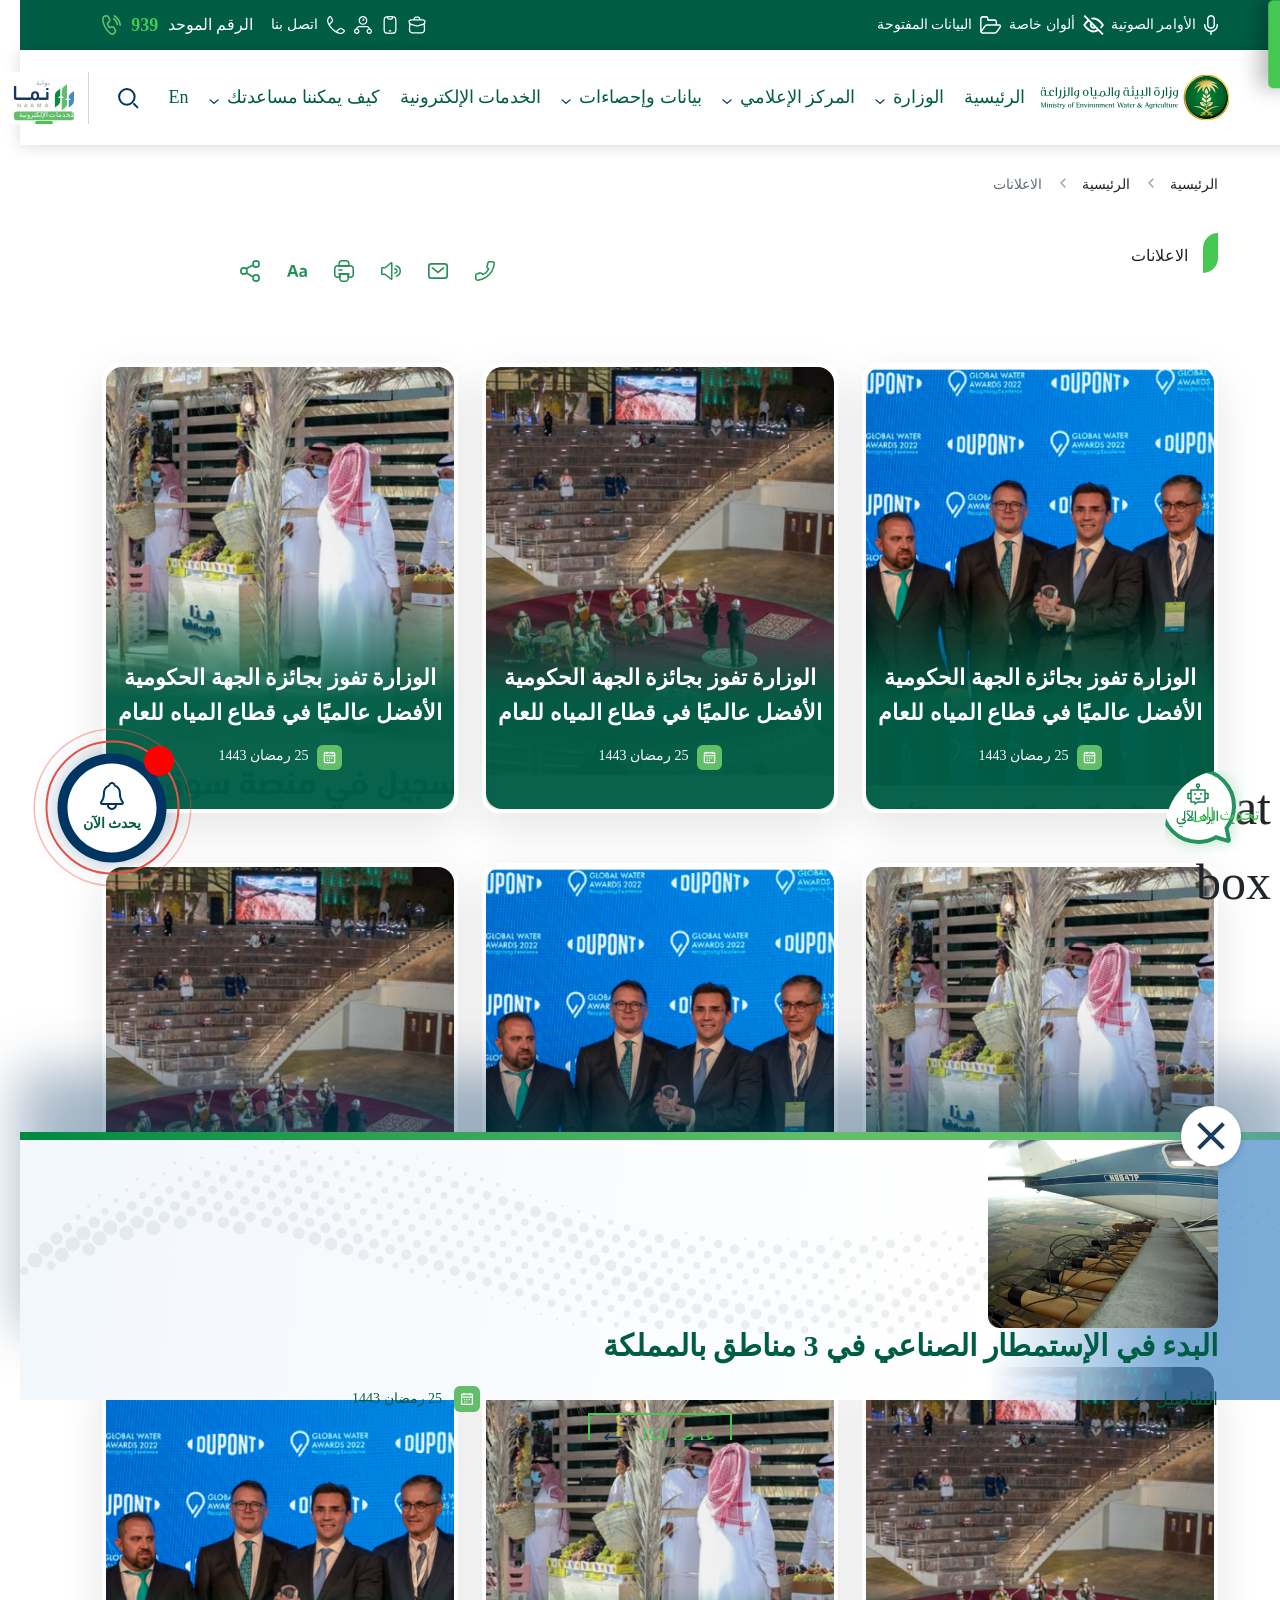
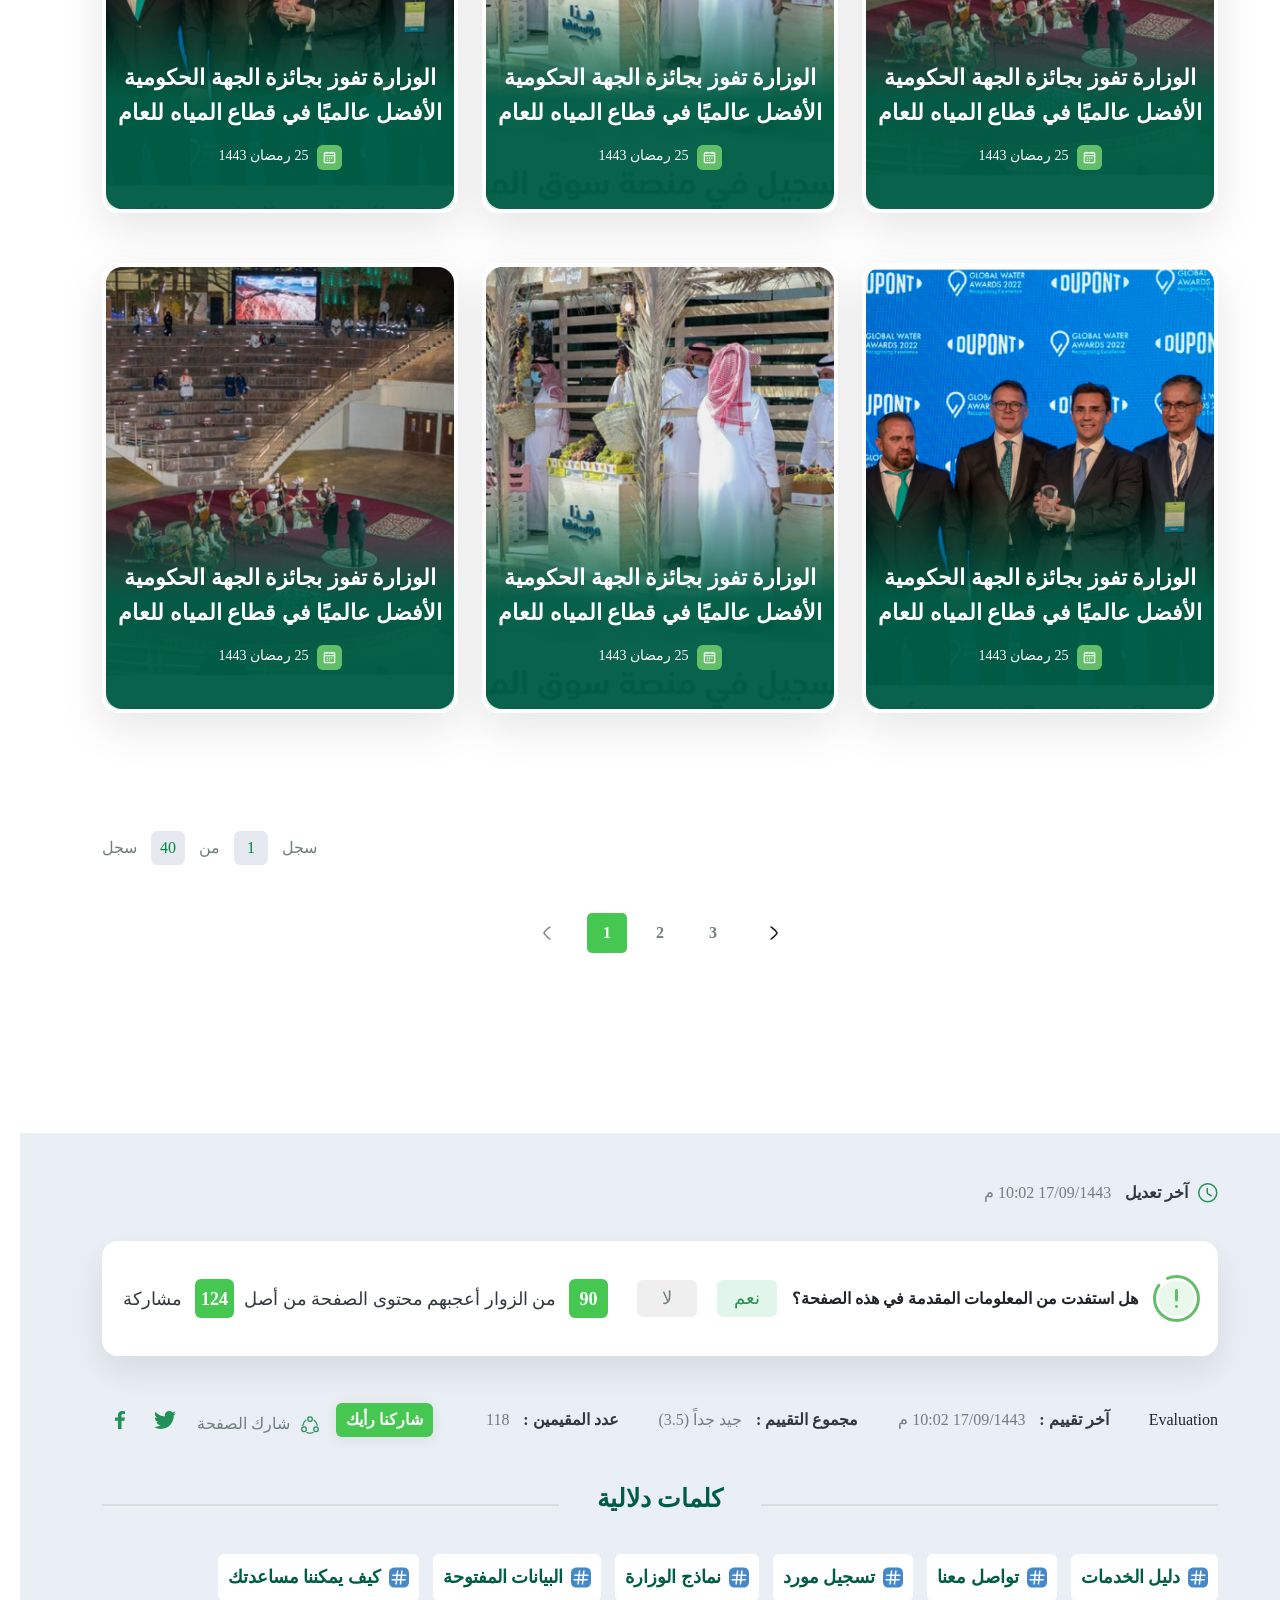
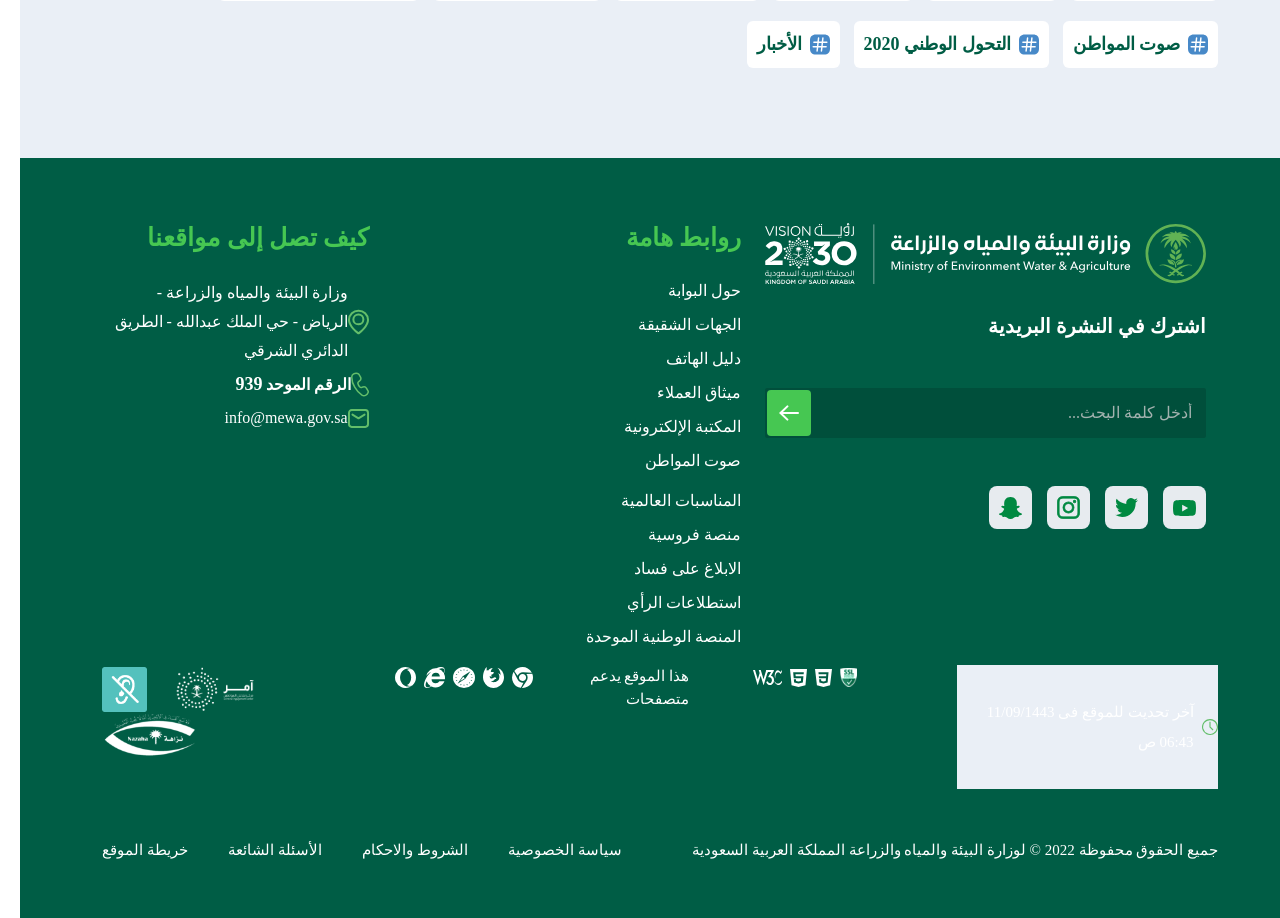
<file: ar/Ads-list.html>
<!DOCTYPE html>
<html lang="ar">
  <head>
    <!-- Required meta tags -->
    <meta charset="utf-8" />
    <meta
      name="viewport"
      content="width=device-width, initial-scale=1, shrink-to-fit=no"
    />
    <!--  owl carousel CSS -->
    <link rel="stylesheet" href="../assets/css/owl.carousel.min.css" />
    <link rel="stylesheet" href="../assets/css/owl.theme.default.css" />
    <!-- swiper CSS -->
    <link rel="stylesheet" href="../assets/css/swiper-bundle.min.css"/>
    <!-- Bootstrap CSS -->
    <link rel="stylesheet" href="../assets/css/bootstrap.min.css" />

    <!--  Font Awesome CSS -->
    <link rel="stylesheet" href="../assets/css/all.min.css" />

    <!-- custom style -->
    <link rel="stylesheet" href="../assets/css/styleRTL.css" />

     <!-- inner-pages style -->
     <link rel="stylesheet" href="../assets/css/inner-pages.css" />

    <title>ads</title>
  </head>

  <body>
    <!-- AO start navbar -->
    <div class="navBar">
      <div class="customContainer container">
        <div class="row">
          <div class="col-md-6">
            <div class="linksNB">
              <ul>
                <li>
                  <a href="#">
                    <img src="../assets/images/home/voiceIcon.svg" alt="" />
                    <span>الأوامر الصوتية</span>
                  </a>
                </li>
                <li>
                  <a href="#">
                    <img src="../assets/images/home/eye-no.svg" alt="" />
                    <span>ألوان خاصة </span>
                  </a>
                </li>
                <li>
                  <a href="#">
                    <img src="../assets/images/home/folder.svg" alt="" />
                    <span>البيانات المفتوحة </span>
                  </a>
                </li>
              </ul>
            </div>
          </div>
          <div class="col-md-6">
            <div class="linksNB textLeft">
              <ul>
                <li>
                  <a href="#">
                    <img src="../assets/images/home/Page1.svg" alt="" />
                  </a>
                </li>
                <li>
                  <a href="#">
                    <img src="../assets/images/home/Mobile.svg" alt="" />
                  </a>
                </li>
                <li>
                  <a href="#">
                    <img src="../assets/images/home/data.svg" alt="" />
                  </a>
                </li>
                <li>
                  <a href="#">
                    <img src="../assets/images/home/phone.svg" alt="" />
                    <span> اتصل بنا </span>
                  </a>
                </li>
                <li class="paddingGap">
                  <a href="#">
                    <span> الرقم الموحد </span>
                    <strong>939</strong>
                    <img src="../assets/images/home/PHONEGreen.svg" alt="" />
                  </a>
                </li>
              </ul>
            </div>
          </div>
        </div>
      </div>
    </div>
    <!--- end navbar -->
    <!-- AO start menu  -->
    <div class="menuBg">
      <div class="customContainer container">
        <nav
          class="navbar navbarCustom navbar-expand-lg navbar-light bg-light sticky"
        >
          <a class="navbar-brand" href="#">
            <img src="../assets/images/home/Logo.svg" alt="" />
          </a>
          <button
            class="navbar-toggler"
            type="button"
            data-bs-toggle="collapse"
            data-bs-target="#navbarSupportedContent"
            aria-controls="navbarSupportedContent"
            aria-expanded="false"
            aria-label="Toggle navigation"
          >
            <span class="navbar-toggler-icon"></span>
          </button>

          <div class="collapse navbar-collapse" id="navbarSupportedContent">
            <ul class="navbar-nav mr-auto">
              <!-- AO start single link -->
              <li class="nav-item">
                <a class="nav-link" href="#"
                  >الرئيسية</a
                >
              </li>
              <!-- end single link -->
              <!-- AO start menu mega -->
              <li class="nav-item dropdown">
                <a
                  class="nav-link dropdown-toggle"
                  href="#"
                  id="navbarDropdown"
                  role="button"
                  data-bs-toggle="dropdown"
                  aria-haspopup="true"
                  aria-expanded="false"
                >
                  الوزارة
                </a>
                <div class="dropdown-menu" aria-labelledby="navbarDropdown">
                  <div class="container">
                    <div class="row">
                      <div class="col-md-6 col-lg-3">
                        <div class="colMenu">
                          <h4>عن الوزارة</h4>
                          <ul>
                            <li><a href="https://www.google.com/">نبذة عن الوزارة   </a></li>
                            <li><a href="#">الرؤية والرسالة والأهداف</a></li>
                            <li><a href="#">دليل الهوية المرئية</a></li>
                            <li><a href="#">الهيكل التنظيمي</a></li>
                            <li><a href="#">الجهات الشقيقة</a></li>
                            <li><a href="#">نبذة عن الوزارة</a></li>
                            <li><a href="#">الرؤية والرسالة والأهداف</a></li>
                            <li><a href="#">دليل الهوية المرئية</a></li>
                            <li><a href="#">الهيكل التنظيمي</a></li>
                            <li><a href="#">الجهات الشقيقة</a></li>
                          </ul>
                        </div>
                      </div>
                      <!-- end col -->
                      <div class="col-md-6 col-lg-3">
                        <div class="colMenu">
                          <h4>عن الوزارة</h4>
                          <ul>
                            <li><a href="#">نبذة عن الوزارة</a></li>
                            <li><a href="#">الرؤية والرسالة والأهداف</a></li>
                            <li><a href="#">دليل الهوية المرئية</a></li>
                            <li><a href="#">الهيكل التنظيمي</a></li>
                            <li><a href="#">الجهات الشقيقة</a></li>
                            <li><a href="#">نبذة عن الوزارة</a></li>
                            <li><a href="#">الرؤية والرسالة والأهداف</a></li>
                            <li><a href="#">دليل الهوية المرئية</a></li>
                            <li><a href="#">الهيكل التنظيمي</a></li>
                            <li><a href="#">الجهات الشقيقة</a></li>
                          </ul>
                        </div>
                      </div>
                      <!-- end col -->
                      <div class="col-md-6 col-lg-3">
                        <div class="colMenu">
                          <h4>عن الوزارة</h4>
                          <ul>
                            <li><a href="#">نبذة عن الوزارة</a></li>
                            <li><a href="#">الرؤية والرسالة والأهداف</a></li>
                            <li><a href="#">دليل الهوية المرئية</a></li>
                            <li><a href="#">الهيكل التنظيمي</a></li>
                            <li><a href="#">الجهات الشقيقة</a></li>
                            <li><a href="#">نبذة عن الوزارة</a></li>
                            <li><a href="#">الرؤية والرسالة والأهداف</a></li>
                            <li><a href="#">دليل الهوية المرئية</a></li>
                            <li><a href="#">الهيكل التنظيمي</a></li>
                            <li><a href="#">الجهات الشقيقة</a></li>
                          </ul>
                        </div>
                      </div>
                      <!-- end col -->
                      <div class="col-md-6 col-lg-3">
                        <div class="colMenu">
                          <h4>عن الوزارة</h4>
                          <ul>
                            <li><a href="#">نبذة عن الوزارة</a></li>
                            <li><a href="#">الرؤية والرسالة والأهداف</a></li>
                            <li><a href="#">دليل الهوية المرئية</a></li>
                            <li><a href="#">الهيكل التنظيمي</a></li>
                            <li><a href="#">الجهات الشقيقة</a></li>
                            <li><a href="#">نبذة عن الوزارة</a></li>
                            <li><a href="#">الرؤية والرسالة والأهداف</a></li>
                            <li><a href="#">دليل الهوية المرئية</a></li>
                            <li><a href="#">الهيكل التنظيمي</a></li>
                            <li><a href="#">الجهات الشقيقة</a></li>
                          </ul>
                        </div>
                      </div>
                      <!-- end col -->
                    </div>
                  </div>
                </div>
              </li>
              <!-- end menu mega -->
              <!-- AO start menu mega -->
              <li class="nav-item dropdown">
                <a
                  class="nav-link dropdown-toggle"
                  href="#"
                  id="navbarDropdown"
                  role="button"
                  data-bs-toggle="dropdown"
                  aria-haspopup="true"
                  aria-expanded="false"
                >
                  المركز الإعلامي
                </a>
                <div class="dropdown-menu" aria-labelledby="navbarDropdown">
                  <div class="container">
                    <div class="row">
                      <div class="col-md-6 col-lg-3">
                        <div class="colMenu">
                          <h4>title</h4>
                          <ul>
                            <li><a href="#">link</a></li>
                            <li><a href="#">link</a></li>
                            <li><a href="#">link</a></li>
                            <li><a href="#">link</a></li>
                            <li><a href="#">link</a></li>
                            <li><a href="#">link</a></li>
                            <li><a href="#">link</a></li>
                            <li><a href="#">link</a></li>
                            <li><a href="#">link</a></li>
                          </ul>
                        </div>
                      </div>
                      <div class="col-md-6 col-lg-3">
                        <div class="colMenu">
                          <h4>title</h4>
                          <ul>
                            <li><a href="#">link</a></li>
                            <li><a href="#">link</a></li>
                            <li><a href="#">link</a></li>
                            <li><a href="#">link</a></li>
                            <li><a href="#">link</a></li>
                            <li><a href="#">link</a></li>
                            <li><a href="#">link</a></li>
                            <li><a href="#">link</a></li>
                            <li><a href="#">link</a></li>
                          </ul>
                        </div>
                      </div>
                      <div class="col-md-6 col-lg-3">
                        <div class="colMenu">
                          <h4>title</h4>
                          <ul>
                            <li><a href="#">link</a></li>
                            <li><a href="#">link</a></li>
                            <li><a href="#">link</a></li>
                            <li><a href="#">link</a></li>
                            <li><a href="#">link</a></li>
                            <li><a href="#">link</a></li>
                            <li><a href="#">link</a></li>
                            <li><a href="#">link</a></li>
                            <li><a href="#">link</a></li>
                          </ul>
                        </div>
                      </div>
                      <div class="col-md-6 col-lg-3">
                        <div class="colMenu">
                          <h4>title</h4>
                          <ul>
                            <li><a href="#">link</a></li>
                            <li><a href="#">link</a></li>
                            <li><a href="#">link</a></li>
                            <li><a href="#">link</a></li>
                            <li><a href="#">link</a></li>
                            <li><a href="#">link</a></li>
                            <li><a href="#">link</a></li>
                            <li><a href="#">link</a></li>
                            <li><a href="#">link</a></li>
                          </ul>
                        </div>
                      </div>
                    </div>
                  </div>
                </div>
              </li>
              <!-- AO end menu mega -->
              <li class="nav-item dropdown">
                <a
                  class="nav-link dropdown-toggle"
                  href="#"
                  id="navbarDropdown"
                  role="button"
                  data-bs-toggle="dropdown"
                  aria-haspopup="true"
                  aria-expanded="false"
                >
                  بيانات وإحصاءات
                </a>
                <div class="dropdown-menu" aria-labelledby="navbarDropdown">
                  <div class="container">
                    <div class="row">
                      <div class="col-md-6 col-lg-3">
                        <div class="colMenu">
                          <h4>title</h4>
                          <ul>
                            <li><a href="#">link</a></li>
                            <li><a href="#">link</a></li>
                            <li><a href="#">link</a></li>
                            <li><a href="#">link</a></li>
                            <li><a href="#">link</a></li>
                            <li><a href="#">link</a></li>
                            <li><a href="#">link</a></li>
                            <li><a href="#">link</a></li>
                            <li><a href="#">link</a></li>
                          </ul>
                        </div>
                      </div>
                      <div class="col-md-6 col-lg-3">
                        <div class="colMenu">
                          <h4>title</h4>
                          <ul>
                            <li><a href="#">link</a></li>
                            <li><a href="#">link</a></li>
                            <li><a href="#">link</a></li>
                            <li><a href="#">link</a></li>
                            <li><a href="#">link</a></li>
                            <li><a href="#">link</a></li>
                            <li><a href="#">link</a></li>
                            <li><a href="#">link</a></li>
                            <li><a href="#">link</a></li>
                          </ul>
                        </div>
                      </div>
                      <div class="col-md-6 col-lg-3">
                        <div class="colMenu">
                          <h4>title</h4>
                          <ul>
                            <li><a href="#">link</a></li>
                            <li><a href="#">link</a></li>
                            <li><a href="#">link</a></li>
                            <li><a href="#">link</a></li>
                            <li><a href="#">link</a></li>
                            <li><a href="#">link</a></li>
                            <li><a href="#">link</a></li>
                            <li><a href="#">link</a></li>
                            <li><a href="#">link</a></li>
                          </ul>
                        </div>
                      </div>
                      <div class="col-md-6 col-lg-3">
                        <div class="colMenu">
                          <h4>title</h4>
                          <ul>
                            <li><a href="#">link</a></li>
                            <li><a href="#">link</a></li>
                            <li><a href="#">link</a></li>
                            <li><a href="#">link</a></li>
                            <li><a href="#">link</a></li>
                            <li><a href="#">link</a></li>
                            <li><a href="#">link</a></li>
                            <li><a href="#">link</a></li>
                            <li><a href="#">link</a></li>
                          </ul>
                        </div>
                      </div>
                    </div>
                  </div>
                </div>
              </li>
              <!-- end menu mega -->
              <!-- AO start single link -->
              <li class="nav-item">
                <a class="nav-link" href="#">الخدمات الإلكترونية</a>
              </li>
              <!-- end single link -->
              <li class="nav-item dropdown">
                <a
                  class="nav-link dropdown-toggle"
                  href="#"
                  id="navbarDropdown"
                  role="button"
                  data-bs-toggle="dropdown"
                  aria-haspopup="true"
                  aria-expanded="false"
                >
                  كيف يمكننا مساعدتك
                </a>
                <div class="dropdown-menu" aria-labelledby="navbarDropdown">
                  <div class="container">
                    <div class="row">
                      <div class="col-md-6 col-lg-3">
                        <div class="colMenu">
                          <h4>title</h4>
                          <ul>
                            <li><a href="#">link</a></li>
                            <li><a href="#">link</a></li>
                            <li><a href="#">link</a></li>
                            <li><a href="#">link</a></li>
                            <li><a href="#">link</a></li>
                            <li><a href="#">link</a></li>
                            <li><a href="#">link</a></li>
                            <li><a href="#">link</a></li>
                            <li><a href="#">link</a></li>
                          </ul>
                        </div>
                      </div>
                      <div class="col-md-6 col-lg-3">
                        <div class="colMenu">
                          <h4>title</h4>
                          <ul>
                            <li><a href="#">link</a></li>
                            <li><a href="#">link</a></li>
                            <li><a href="#">link</a></li>
                            <li><a href="#">link</a></li>
                            <li><a href="#">link</a></li>
                            <li><a href="#">link</a></li>
                            <li><a href="#">link</a></li>
                            <li><a href="#">link</a></li>
                            <li><a href="#">link</a></li>
                          </ul>
                        </div>
                      </div>
                      <div class="col-md-6 col-lg-3">
                        <div class="colMenu">
                          <h4>title</h4>
                          <ul>
                            <li><a href="#">link</a></li>
                            <li><a href="#">link</a></li>
                            <li><a href="#">link</a></li>
                            <li><a href="#">link</a></li>
                            <li><a href="#">link</a></li>
                            <li><a href="#">link</a></li>
                            <li><a href="#">link</a></li>
                            <li><a href="#">link</a></li>
                            <li><a href="#">link</a></li>
                          </ul>
                        </div>
                      </div>
                      <div class="col-md-6 col-lg-3">
                        <div class="colMenu">
                          <h4>title</h4>
                          <ul>
                            <li><a href="#">link</a></li>
                            <li><a href="#">link</a></li>
                            <li><a href="#">link</a></li>
                            <li><a href="#">link</a></li>
                            <li><a href="#">link</a></li>
                            <li><a href="#">link</a></li>
                            <li><a href="#">link</a></li>
                            <li><a href="#">link</a></li>
                            <li><a href="#">link</a></li>
                          </ul>
                        </div>
                      </div>
                    </div>
                  </div>
                </div>
              </li>
              <!-- end menu mega -->
              <!-- AO start single link -->
              <li class="nav-item">
                <a class="nav-link" href="#">En</a>
              </li>
              <li class="nav-item searchBNT">
                <button
                type="button" class="btn btn-primary" data-bs-toggle="modal" data-bs-target="#exampleModal"
                >
                  <img src="../assets/images/home/SearchMenu.svg" alt="" />
                </button>
              </li>
              <!-- end single link -->
            </ul>
            <!-- start logo -->
            <a class="navbar-brand borderWidth" href="#">
              <img src="../assets/images/home/Nama.svg" alt="" />
            </a>
            <!-- end logo -->
          </div>
        </nav>
      </div>
    </div>
    <!-- start popup search -->
    <!-- Button trigger modal -->
    <div class="modal modalSearch fade" id="exampleModal" tabindex="-1" aria-labelledby="exampleModalLabel" aria-hidden="true">
      <div class="modal-dialog" role="document">
        <div class="modal-content">
          <div class="modal-body">
            <div class="SearchCustom">
              <div class="forGroup">
                <input
                  type="text"
                  class="searchInput"
                  value=""
                  placeholder="أدخل كلمة البحث..."
                />
                <button type="submit" class="searchSubmit">
                  <img src="../assets/images/home/SearchPopup.svg" alt="" />
                </button>
              </div>
              <div class="boxSloce">
                <button
                button type="button" class="btn btn-secondary" data-bs-dismiss="modal"
                >
                  <img src="../assets/images/home/closeSearch.svg" alt="" />
                </button>
              </div>
            </div>
          </div>
        </div>
      </div>
    </div>
    <!-- End popup search -->
    <!-- End men8u -->

    <!-- start breadcrumb -->
    <div class="breadcrumbSec">
        <div class="container">
            <div class="row">
                <div class="col-md-12">
                    <ul class="breadcrumb">
                        <li><a href="#">الرئيسية</a></li>
                        <li><a href="#">الرئيسية</a></li>
                        <li>الاعلانات</li>
                    </ul>
                </div>
                <!-- end breadcrumb -->
                <div class="col-md-6">
                    <h2 class="font35pxBold patternIcon ">
                      الاعلانات
                    </h2>
                </div>
                <!-- end heading -->
                <div class="col-md-6">
                    <ul class="socialBC">
                        <li>
                            <a href="#">
                                <img src="../assets/images/shared/phone.svg" alt="">
                            </a>
                        </li>
                        <!-- end list item -->
                        <li>
                            <a href="#">
                                <img src="../assets/images/shared/mail.svg" alt="">
                            </a>
                        </li>
                        <!-- end list item -->
                        <li>
                            <ul class="innderSocial">
                                <li>
                                    speaker
                                </li>
                            </ul>
                            <a href="#">
                                <img src="../assets/images/shared/Sound-level.svg" alt="">
                            </a>
                        </li>
                        <!-- end list item -->
                        <li>
                            <a href="#">
                                <img src="../assets/images/shared/printer.svg" alt="">
                            </a>
                        </li>
                        <!-- end list item -->
                        <li>
                            <ul class="innderSocial increaseFont">
                                <li>
                                    <a href="#">
                                        +A
                                    </a>
                                </li>
                                <li>
                                    <a href="#">
                                       A
                                    </a>
                                </li>
                                <li>
                                    <a href="#">
                                        -A
                                    </a>
                                </li>
                            </ul>
                            <a href="#">
                                <img src="../assets/images/shared/Aa.svg" alt="">   
                            </a>
                        </li>
                        <!-- end list item -->
                        <li>
                            <ul class="innderSocial socialPostion">
                                <li>
                                    <a href="#">
                                        <img src="../assets/images/shared/tw.svg" alt="" srcset="">
                                    </a>
                                </li>
                                <li>
                                    <a href="#">
                                        <img src="../assets/images/shared/bxl-facebook.svg" alt="" srcset="">
                                    </a>
                                </li>
                                <li>
                                    <a href="#">
                                        <img src="../assets/images/shared/bxl-linkedin.svg" alt="" srcset="">
                                    </a>
                                </li>
                                <li>
                                    <a href="#">
                                        <img src="../assets/images/shared/bxl-facebook.svg" alt="" srcset="">
                                    </a>
                                </li>
                            </ul>
                            <a href="#">
                                <img src="../assets/images/shared/share.svg" alt="">
                            </a>
                        </li>
                        <!-- end list item -->
                    </ul>
                </div>
                <!-- end social -->
            </div>
        </div>
    </div>
    <!-- End breadcrumb -->


    <section class="inner">
      <div class="ads-list ">
        <div class="container">
          <div class="row">
            <div class="col-lg-4">
              <a href="#"  class="boxADSSlide">
                <img src="../assets/images/home/ss22.png" alt="">
                <div class="ADBoxTxt">
                  <h1>الوزارة تفوز بجائزة الجهة الحكومية الأفضل عالميًا في قطاع المياه للعام 2021م</h1>
                  <div class="dateBox">
                    <img src="../assets/images/home/dateHN.svg" alt="">
                    <span>&rlm;25 رمضان 1443</span>
                  </div>
                </div>
              </a>
            </div>
            <div class="col-lg-4">
              <a href="#"  class="boxADSSlide">
                <img src="../assets/images/home/22ss.png" alt="">
                <div class="ADBoxTxt">
                  <h1>الوزارة تفوز بجائزة الجهة الحكومية الأفضل عالميًا في قطاع المياه للعام 2021م</h1>
                  <div class="dateBox">
                    <img src="../assets/images/home/dateHN.svg" alt="">
                    <span>&rlm;25 رمضان 1443</span>
                  </div>
                </div>
              </a>
            </div>
            <div class="col-lg-4">
              <a href="#"  class="boxADSSlide">
                <img src="../assets/images/home/222s.png" alt="">
                <div class="ADBoxTxt">
                  <h1>الوزارة تفوز بجائزة الجهة الحكومية الأفضل عالميًا في قطاع المياه للعام 2021م</h1>
                  <div class="dateBox">
                    <img src="../assets/images/home/dateHN.svg" alt="">
                    <span>&rlm;25 رمضان 1443</span>
                  </div>
                </div>
              </a>
            </div>
            <div class="col-lg-4">
              <a href="#"  class="boxADSSlide">
                <img src="../assets/images/home/222s.png" alt="">
                <div class="ADBoxTxt">
                  <h1>الوزارة تفوز بجائزة الجهة الحكومية الأفضل عالميًا في قطاع المياه للعام 2021م</h1>
                  <div class="dateBox">
                    <img src="../assets/images/home/dateHN.svg" alt="">
                    <span>&rlm;25 رمضان 1443</span>
                  </div>
                </div>
              </a>
            </div>
              <div class="col-lg-4">
              <a href="#"  class="boxADSSlide">
                <img src="../assets/images/home/ss22.png" alt="">
                <div class="ADBoxTxt">
                  <h1>الوزارة تفوز بجائزة الجهة الحكومية الأفضل عالميًا في قطاع المياه للعام 2021م</h1>
                  <div class="dateBox">
                    <img src="../assets/images/home/dateHN.svg" alt="">
                    <span>&rlm;25 رمضان 1443</span>
                  </div>
                </div>
              </a>
            </div>
              <div class="col-lg-4">
              <a href="#"  class="boxADSSlide">
                <img src="../assets/images/home/22ss.png" alt="">
                <div class="ADBoxTxt">
                  <h1>الوزارة تفوز بجائزة الجهة الحكومية الأفضل عالميًا في قطاع المياه للعام 2021م</h1>
                  <div class="dateBox">
                    <img src="../assets/images/home/dateHN.svg" alt="">
                    <span>&rlm;25 رمضان 1443</span>
                  </div>
                </div>
              </a>
            </div>  <div class="col-lg-4">
              <a href="#"  class="boxADSSlide">
                <img src="../assets/images/home/22ss.png" alt="">
                <div class="ADBoxTxt">
                  <h1>الوزارة تفوز بجائزة الجهة الحكومية الأفضل عالميًا في قطاع المياه للعام 2021م</h1>
                  <div class="dateBox">
                    <img src="../assets/images/home/dateHN.svg" alt="">
                    <span>&rlm;25 رمضان 1443</span>
                  </div>
                </div>
              </a>
            </div>
            <div class="col-lg-4">
              <a href="#"  class="boxADSSlide">
                <img src="../assets/images/home/222s.png" alt="">
                <div class="ADBoxTxt">
                  <h1>الوزارة تفوز بجائزة الجهة الحكومية الأفضل عالميًا في قطاع المياه للعام 2021م</h1>
                  <div class="dateBox">
                    <img src="../assets/images/home/dateHN.svg" alt="">
                    <span>&rlm;25 رمضان 1443</span>
                  </div>
                </div>
              </a>
            </div>
            <div class="col-lg-4">
              <a href="#"  class="boxADSSlide">
                <img src="../assets/images/home/ss22.png" alt="">
                <div class="ADBoxTxt">
                  <h1>الوزارة تفوز بجائزة الجهة الحكومية الأفضل عالميًا في قطاع المياه للعام 2021م</h1>
                  <div class="dateBox">
                    <img src="../assets/images/home/dateHN.svg" alt="">
                    <span>&rlm;25 رمضان 1443</span>
                  </div>
                </div>
              </a>
            </div>
            <div class="col-lg-4">
              <a href="#"  class="boxADSSlide">
                <img src="../assets/images/home/ss22.png" alt="">
                <div class="ADBoxTxt">
                  <h1>الوزارة تفوز بجائزة الجهة الحكومية الأفضل عالميًا في قطاع المياه للعام 2021م</h1>
                  <div class="dateBox">
                    <img src="../assets/images/home/dateHN.svg" alt="">
                    <span>&rlm;25 رمضان 1443</span>
                  </div>
                </div>
              </a>
            </div>
            <div class="col-lg-4">
              <a href="#"  class="boxADSSlide">
                <img src="../assets/images/home/222s.png" alt="">
                <div class="ADBoxTxt">
                  <h1>الوزارة تفوز بجائزة الجهة الحكومية الأفضل عالميًا في قطاع المياه للعام 2021م</h1>
                  <div class="dateBox">
                    <img src="../assets/images/home/dateHN.svg" alt="">
                    <span>&rlm;25 رمضان 1443</span>
                  </div>
                </div>
              </a>
            </div>
            <div class="col-lg-4">
            <a href="#"  class="boxADSSlide">
              <img src="../assets/images/home/22ss.png" alt="">
              <div class="ADBoxTxt">
                <h1>الوزارة تفوز بجائزة الجهة الحكومية الأفضل عالميًا في قطاع المياه للعام 2021م</h1>
                <div class="dateBox">
                  <img src="../assets/images/home/dateHN.svg" alt="">
                  <span>&rlm;25 رمضان 1443</span>
                </div>
              </div>
            </a>
          </div>
            
          <div class="col-lg-12 ">
            <div class="page-section">
             <ul class="pagination">
               <li>
                   <a href="#" class="prePagi Disabled ">
                       <img src="../assets/images/news/pagi-r.svg" alt="">
                   </a>
               </li>
               <li>
                   <a href="#" class=" current">1</a>
               </li>
               <li>
                   <a href="#" class="  ">2</a>
               </li>
               <li>
                   <a href="#" class=" ">3</a>
               </li>
               <li>
                   <a href="#" class="NextPagi  ">
                       <img src="../assets/images/news/pagi-l.svg" alt="">
                   </a>
               </li>
           </ul>
     
           <div class="pagination-count">
             <span>
               سجل
             </span>
             <span class="number">
               1
             </span>
             <span>
               من
             </span>
             <span class="number">
               40
             </span>
             <span>
               سجل
             </span>
           </div>
            </div>
         </div>

          </div>
        </div>
      </div>
    </section>
    


       <!-- start Evaluation -->
    <div class="Evaluation">
        <div class="container">
            <div class="row">
                <div class="col-md-12">
                    <div class="lastEdit">
                        <img src="../assets/images/shared/clockGreen.png" alt="">
                        <p class="evaluationBox">
                            <strong>آخر تعديل</strong>
                           <span> ‏17/09/1443 10:02 م</span>
                        </p>
                    </div>
                </div>
                <!-- end box -->
                <div class="col-md-12">
                    <div class="alertEvaluation">
                        <div class="right">
                            <img src="../assets/images/shared/info-circleGreen.png" alt="">
                        <strong>هل استفدت من المعلومات المقدمة في هذه الصفحة؟</strong>
                        <button class="btnSmall btnGreen">نعم</button>
                        <button class="btnSmall btnGray">لا</button>
                        </div>
                        <div class="left">
                            <p>
                                <span class="number">90</span>
                                من الزوار أعجبهم محتوى الصفحة من أصل
                            </p>
                            <p>
                                <span class="number">124</span>
                                مشاركة
                            </p>

                        </div>
                    </div>
                </div>
                <!-- end box -->
                <div class="col-md-12">
                <div class="evaDetails">
                    <div class="right">
                        <div class="EvaluationRadio">Evaluation</div>
                        <p class="evaluationBox">
                            <strong>آخر تقييم :</strong>
                           <span> ‏17/09/1443 10:02 م</span>
                        </p>
                        <p class="evaluationBox">
                            <strong> مجموع التقييم :</strong>
                            <span>جيد جداً (3.5)</span>
                        </p>
                        <p class="evaluationBox">
                            <strong>عدد المقيمين :</strong>
                            <span>118</span>
                        </p>
                        <a href="#" class="greenLink">شاركنا رأيك</a>
                    </div>
                    <div class="left sharePage">
                        <img src="../assets/images/shared/shareEva.svg" alt="">
                        <span>شارك الصفحة</span>
                        <a href="#">
                          <img src="../assets/images/shared/tw.svg" alt="">
                        </a>
                        <a href="#">
                          <img src="../assets/images/shared/bxl-facebook.svg" alt="">
                        </a>
                    </div>
                </div>
                </div>
                <!-- end box -->
                <div class="col-md-12">
                    <h3 class="tagHeading">
                        كلمات دلالية
                    </h3>
                    <div class="boxTagsShared">
                        <a href="#">
                          <img src="../assets/images/home/hashtag.svg" alt="">
                          <span>دليل الخدمات</span>
                        </a>
                        <!-- end link -->
                        <a href="#">
                          <img src="../assets/images/home/hashtag.svg" alt="">
                          <span>تواصل معنا</span>
                        </a>
                        <!-- end link -->
                        <a href="#">
                          <img src="../assets/images/home/hashtag.svg" alt="">
                          <span>تسجيل مورد</span>
                        </a>
                        <!-- end link -->
                        <a href="#">
                          <img src="../assets/images/home/hashtag.svg" alt="">
                          <span>نماذج الوزارة</span>
                        </a>
                        <!-- end link -->
                        <a href="#">
                          <img src="../assets/images/home/hashtag.svg" alt="">
                          <span>البيانات المفتوحة</span>
                        </a>
                        <!-- end link -->
                        <a href="#">
                          <img src="../assets/images/home/hashtag.svg" alt="">
                          <span>كيف يمكننا مساعدتك</span>
                        </a>
                        <!-- end link -->
                        <a href="#">
                          <img src="../assets/images/home/hashtag.svg" alt="">
                          <span>صوت المواطن</span>
                        </a>
                        <!-- end link -->
                        <a href="#">
                          <img src="../assets/images/home/hashtag.svg" alt="">
                          <span>التحول الوطني 2020</span>
                        </a>
                        <!-- end link -->
                        <a href="#">
                          <img src="../assets/images/home/hashtag.svg" alt="">
                          <span>الأخبار</span>
                        </a>
                        <!-- end link -->
                      </div>
                </div>
            </div>
        </div>
    </div>
    <!-- end Evaluation -->

    <!-- Start happening Now -->
    <div class="happeningNow">
      <div class="container">
        <div class="swiper swiperMain">
          <!-- Additional required wrapper -->
          <div class="swiper-wrapper">
            <!-- Slides -->
            <div class="swiper-slide">
              <div class="boxHN">
                <div class="boxImgHN patternIcon">
                  <img src="../assets/images/home/HN1.svg" alt="">
                </div>
                <div class="boxTextHN">
                  <h2>البدء في الإستمطار الصناعي في 3 مناطق بالمملكة</h2>
                  <div class="forFlex">
                    <a href="" class="moreHn">
                      <span>التفاصيل</span>
                      <img src="../assets/images/home/arrowMore.svg" alt="">
                    </a>
                    <div class="date">
                      <img src="../assets/images/home/dateHN.svg" alt="">
                      <span>‏25 رمضان 1443</span>
                      
                    </div>
                  </div>
                </div>
                <div class="moreBox">
                  <a href="" class="btnArrow">
                    <span>عرض الكل</span>
                    <img src="../assets/images/home/arrowBlue.svg" alt="">
                  </a>
                </div>
              </div>
            </div>
            <!-- end slid -->
            <div class="swiper-slide">
              <div class="boxHN">
                <div class="boxImgHN">
                  <img src="../assets/images/home/HN2.svg" alt="">
                </div>
                <div class="boxTextHN">
                  <h2>البدء في الإستمطار الصناعي في 3 مناطق بالمملكة</h2>
                  <div class="forFlex">
                    <a href="" class="moreHn">
                      <span>التفاصيل</span>
                      <img src="../assets/images/home/arrowMore.svg" alt="">
                    </a>
                    <div class="date">
                      <img src="../assets/images/home/dateHN.svg" alt="">
                      <span>‏25 رمضان 1443</span>
                      
                    </div>
                  </div>
                </div>
                <div class="moreBox">
                  <a href="" class="btnArrow">
                    <span>عرض الكل</span>
                    <img src="../assets/images/home/arrowBlue.svg" alt="">
                  </a>
                </div>
              </div>
            </div>
            <!-- end slid -->
          </div>
          <!-- If we need pagination -->
          <!-- <div class="swiper-pagination"></div> -->
        
          <!-- If we need navigation buttons -->
          <div class="swiper-button-prev"></div>
          <div class="swiper-button-next"></div>
        
          <!-- If we need scrollbar -->
          <!-- <div class="swiper-scrollbar"></div> -->
        </div>
        <!-- end  -->
        <img src="../assets/images/home/closeX.svg" alt="" class="closeUp HappensNowOpen">
      </div>
    </div>
   <!-- end Start happening Now -->
 

    <a href="#" class="HappensNowPuple HappensNowOpen">
      <img src="../assets/images/home/HappensNow_PupleEmp.png" alt="">
      <img class="asbo" src="../assets/images/home/notifications-outline.svg" alt="">
      <span>يحدث الآن</span>
      <strong class="animatedCr"></strong>

    </a>

    <a href="#" class="chatNow">
      <img src="../assets/images/home/Chat.svg" alt="">
      <span>تحدث إلى</span>
    </a>
    <div class="chatNowBox">
      chat box
    </div>
    <!-- AO start footer -->
    <footer>
      <a href="#" class="scrollTop">
        <img src="../assets/images/home/ScrollTop.svg" alt="">
        <span class="font16Roma">العودة للأعلى</span>
      </a>
      <div class="container">
        <div class="row">
          <div class="col-md-6 col-lg-5">
            <div class="logoFooter">
              <img src="../assets/images/home/Logo-group.svg" alt="" />
              <h4>اشترك في النشرة البريدية</h4>
            </div>
            <!-- end logo -->
            <div class="SearchCustom">
              
              <form class="forGroup">
                <input
                 type="email"
                  class="searchInput"
                  placeholder="أدخل كلمة البحث..."
                />
                <button type="submit" class="searchSubmit">
                  <img src="../assets/images/home/arrowleft.svg" alt="" />
                </button>
              </form>
            </div>
            <!-- end subscribe -->
            <ul class="socialIcon">
              <li>
                <a href=""
                  ><img src="../assets/images/home/footerYout.svg" alt=""
                /></a>
              </li>
              <li>
                <a href=""
                  ><img src="../assets/images/home/FTwetter.svg" alt=""
                /></a>
              </li>
              <li>
                <a href=""
                  ><img src="../assets/images/home/Finsta.svg" alt=""
                /></a>
              </li>
              <li>
                <a href=""
                  ><img src="../assets/images/home/Fsnapchat.svg" alt=""
                /></a>
              </li>
            </ul>
            <!-- end social -->
          </div>
          <!-- end col -->
          <div class="col-md-6 col-lg-4">
            <div class="footerLinks ">
              <h4>روابط هامة</h4>
              <div class="twoCol">
                <ul>
                  <li><a href="#">حول البوابة</a></li>
                  <li><a href="#">الجهات الشقيقة </a></li>
                  <li><a href="#">دليل الهاتف </a></li>
                  <li><a href="#">ميثاق العملاء </a></li>
                  <li><a href="#">المكتبة الإلكترونية </a></li>
                  <li><a href="#">صوت المواطن</a></li>
                </ul>
                <ul>
                  <li><a href="#">المناسبات العالمية </a></li>
                  <li><a href="#">منصة فروسية </a></li>
                  <li><a href="#">الابلاغ على فساد </a></li>
                  <li><a href="#">استطلاعات الرأي </a></li>
                  <li><a href="#">المنصة الوطنية الموحدة</a></li>
                </ul>
              </div>

            </div>
          </div>
          <!-- end col -->
          <div class="col-md-6 col-lg-3">
            <div class="footerLinks contactUsCl">
              <h4> كيف تصل إلى مواقعنا</h4>
              <ul>
                <li>
                  <a href="#">
                    <img src="../assets/images/home/location.svg" alt="" />
                    <span
                      >وزارة البيئة والمياه والزراعة - الرياض - حي الملك عبدالله
                      - الطريق الدائري الشرقي</span
                    >
                  </a>
                </li>
                <li>
                  <a href="#" class="fontBold">
                    <img src="../assets/images/home/footerPhone.svg" alt="" />
                    <span>الرقم الموحد <strong>939</strong></span>
                  </a>
                </li>
                <li>
                  <a href="#">
                    <img src="../assets/images/home/footermail.svg" alt="" />
                    <span>info@mewa.gov.sa</span>
                  </a>
                </li>
              </ul>
            </div>
          </div>
          <!-- end col -->
        </div>
        <!-- end row -->
        <div class="row">
          <div class="col-md-3 col-md-3">
            <div class="lastUpdate">
              <img src="../assets/images/home/Update.svg" alt="" />
              <p>آخر تحديت للموقع فى 11/09/1443 06:43 ص</p>
            </div>
          </div>
          <!-- end col -->
          <div class="col-md-6">
            <div class="websiteSupport">
              <ul>
                <li><img src="../assets/images/home/FSlogo1.svg" alt="" /></li>
                <li><img src="../assets/images/home/FSlogo2.svg" alt="" /></li>
                <li><img src="../assets/images/home/FSlogo3.svg" alt="" /></li>
                <li><img src="../assets/images/home/FSlogo4.svg" alt="" /></li>
              </ul>
              <ul>
                <li>هذا الموقع يدعم متصفحات</li>
                <li><img src="../assets/images/home/FSlogo01.svg" alt="" /></li>
                <li><img src="../assets/images/home/FSlogo02.svg" alt="" /></li>
                <li><img src="../assets/images/home/FSlogo03.svg" alt="" /></li>
                <li><img src="../assets/images/home/FSlogo04.svg" alt="" /></li>
                <li><img src="../assets/images/home/FSlogo05.svg" alt="" /></li>
              </ul>
            </div>
          </div>
          <!-- end col -->
          <div class="col-md-3">
            <div class="imgsFooter">
              <img src="../assets/images/home/ls1.svg" alt="" />
              <img src="../assets/images/home/ls2.svg" alt="" />
              <img src="../assets/images/home/ls3.svg" alt="" />
            </div>
          </div>
        </div>
        <!-- end row -->
        <div class="row">
          <div class="col-md-12">
            <div class="reservedBar">
              <ul>
                <li>
                  جميع الحقوق محفوظة 2022 © لوزارة البيئة والمياه والزراعة
                  المملكة العربية السعودية
                </li>
                <li><a href="#">سياسة الخصوصية</a></li>
                <li><a href="#">الشروط والاحكام</a></li>
                <li><a href="#">الأسئلة الشائعة</a></li>
                <li><a href="#">خريطة الموقع</a></li>
              </ul>
            </div>
          </div>
        </div>
      </div>
      <!-- end container -->
    </footer>
    <!-- end footer -->
    <script src="../assets/js/jQueryV3.5.js"></script>
    <script src="../assets/js/owl.carousel.min.js"></script>
    <script src="../assets/js/swiper-bundle.min.js"></script>
    <script src="../assets/js/bootstrap.bundle.min.js"></script>
    <script src="../assets/js/jquery.counterup.min.js"></script>
    <script src="../assets/js/indexMap.js"></script>
    <script src="../assets/js/custom.js"></script>

  </body>
</html>
</file>
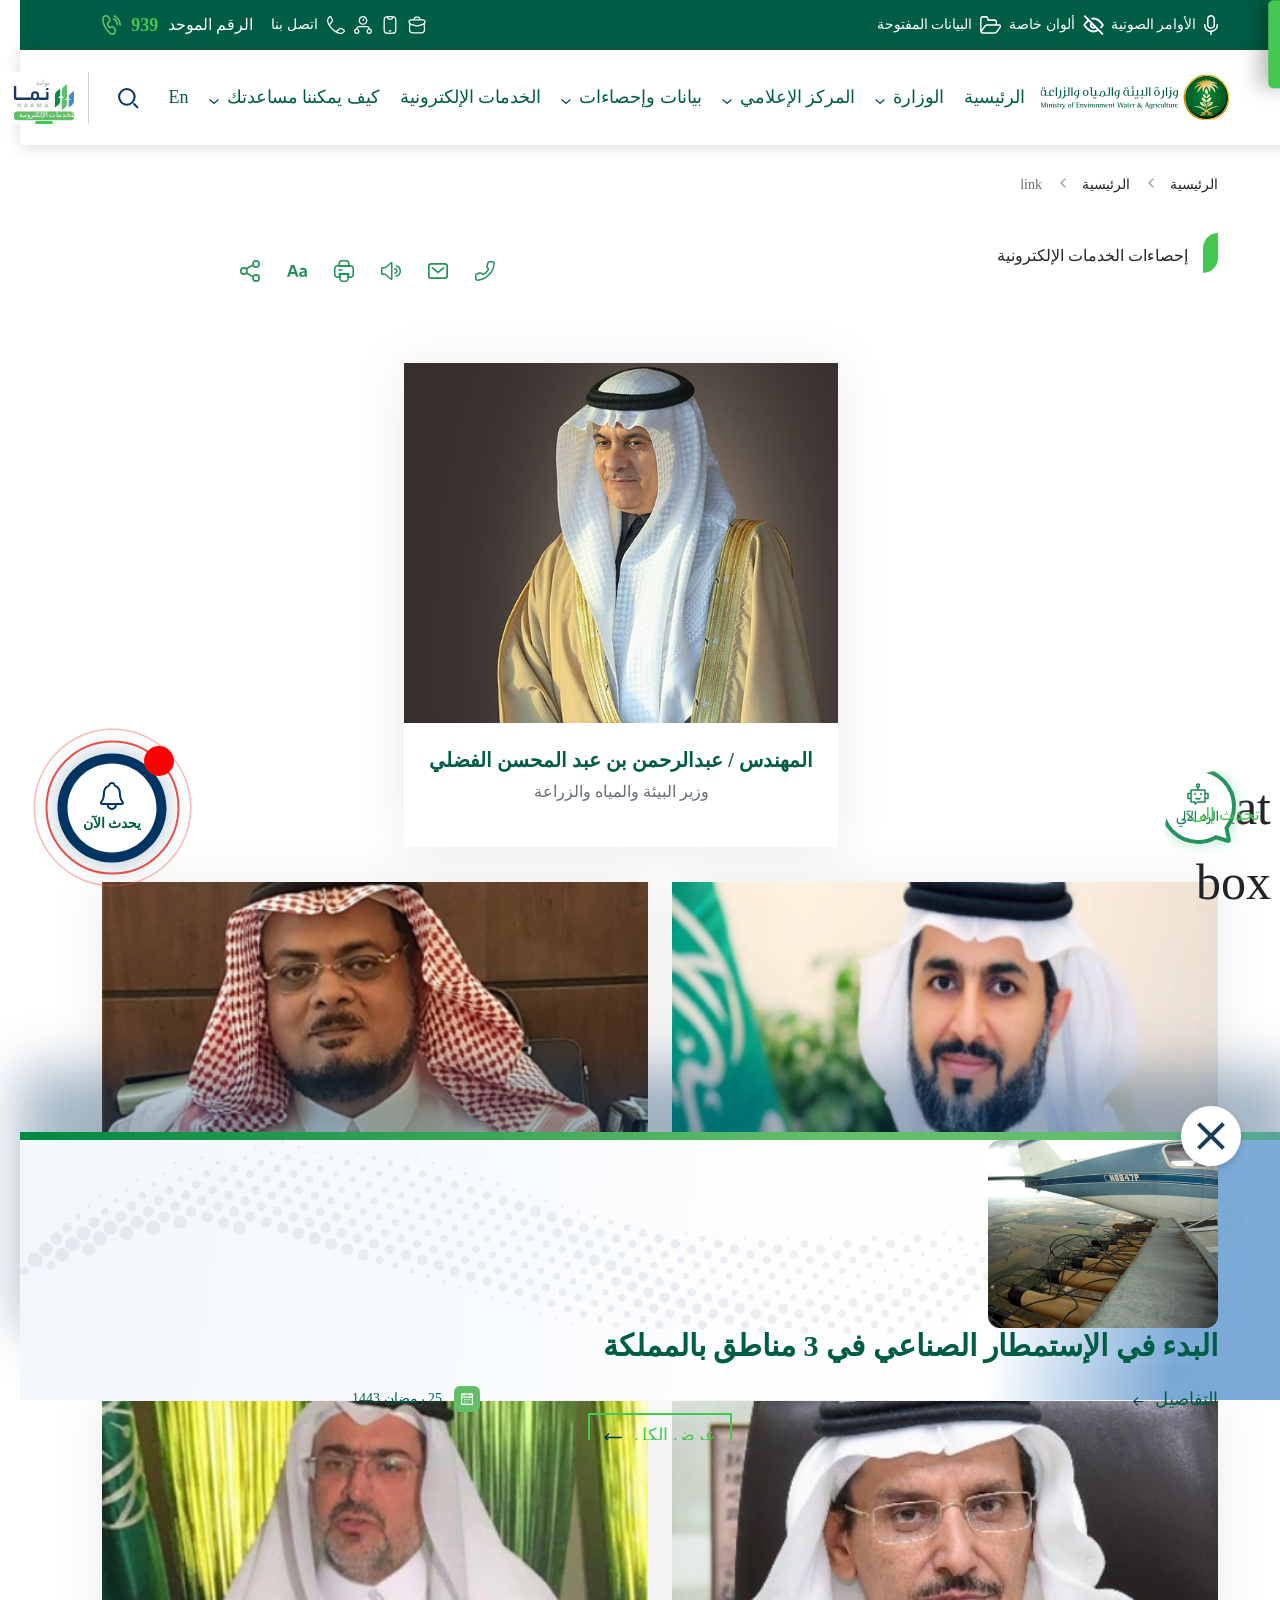
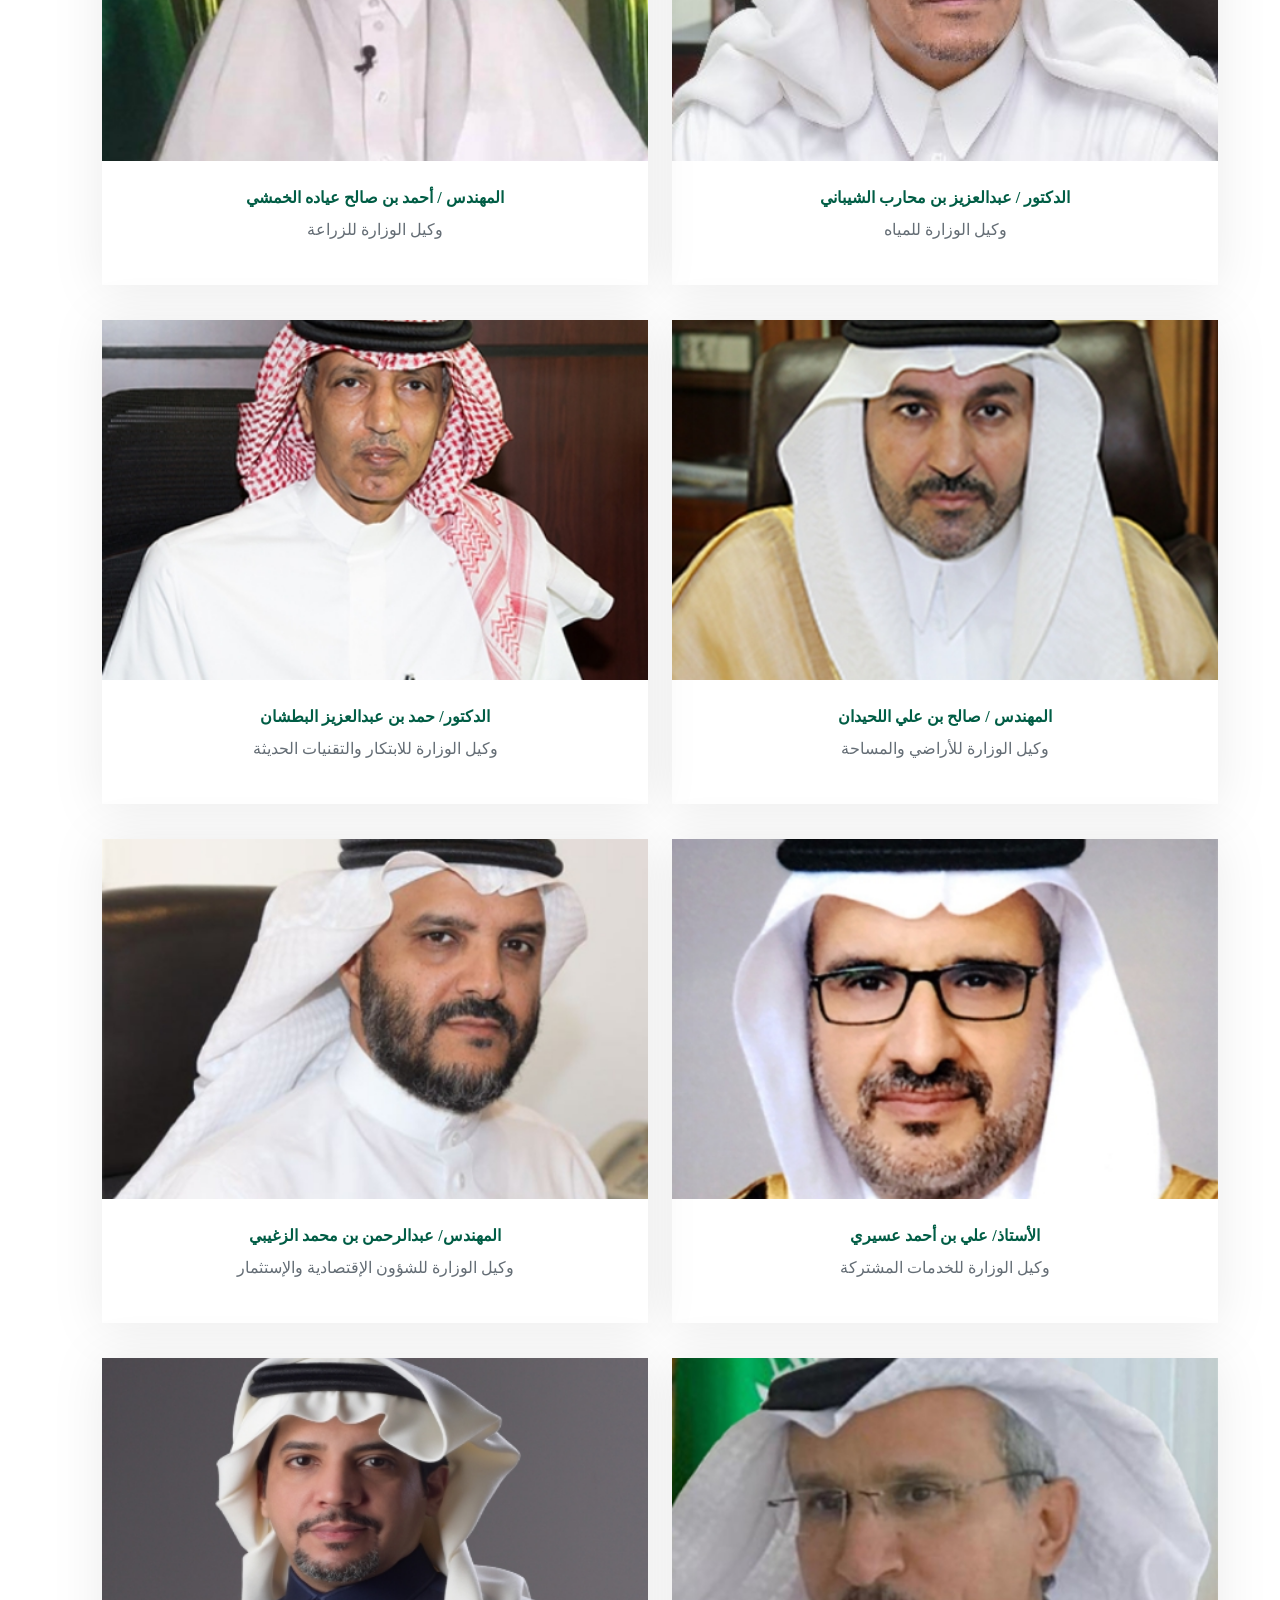
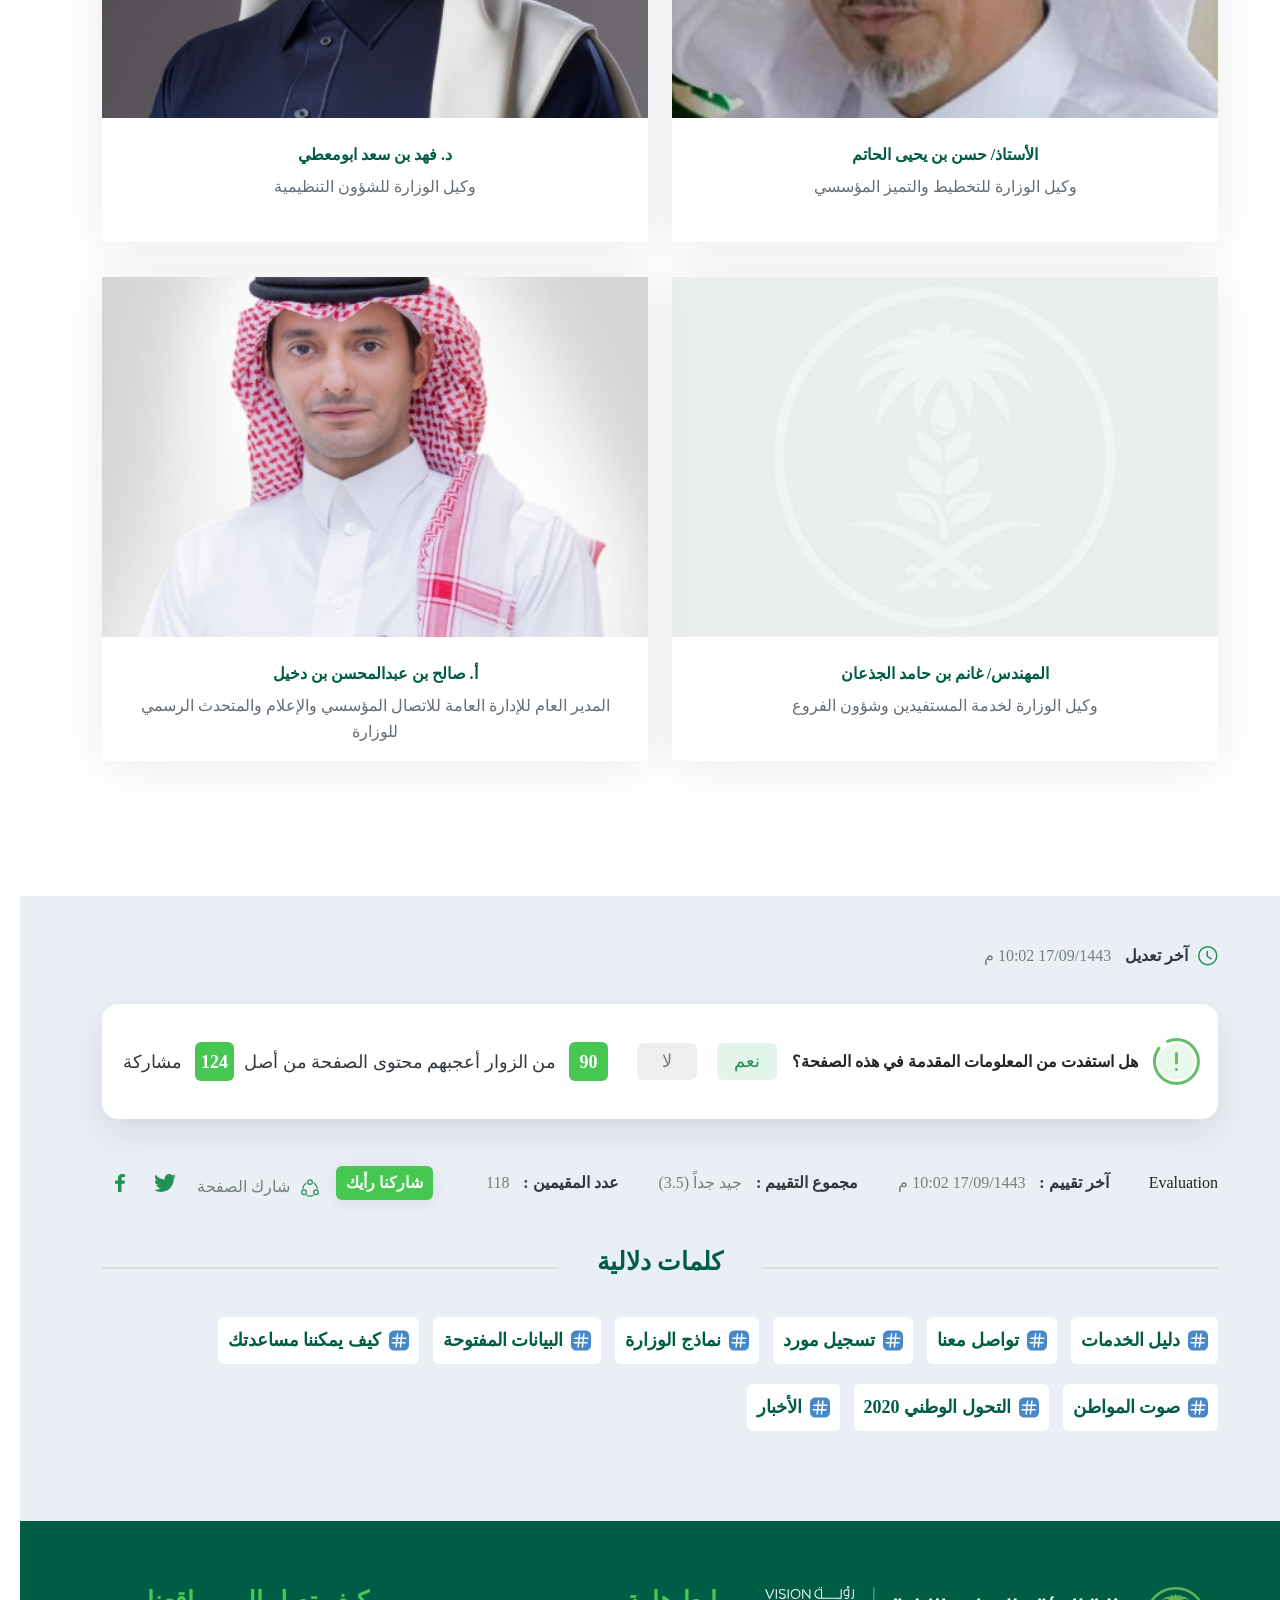
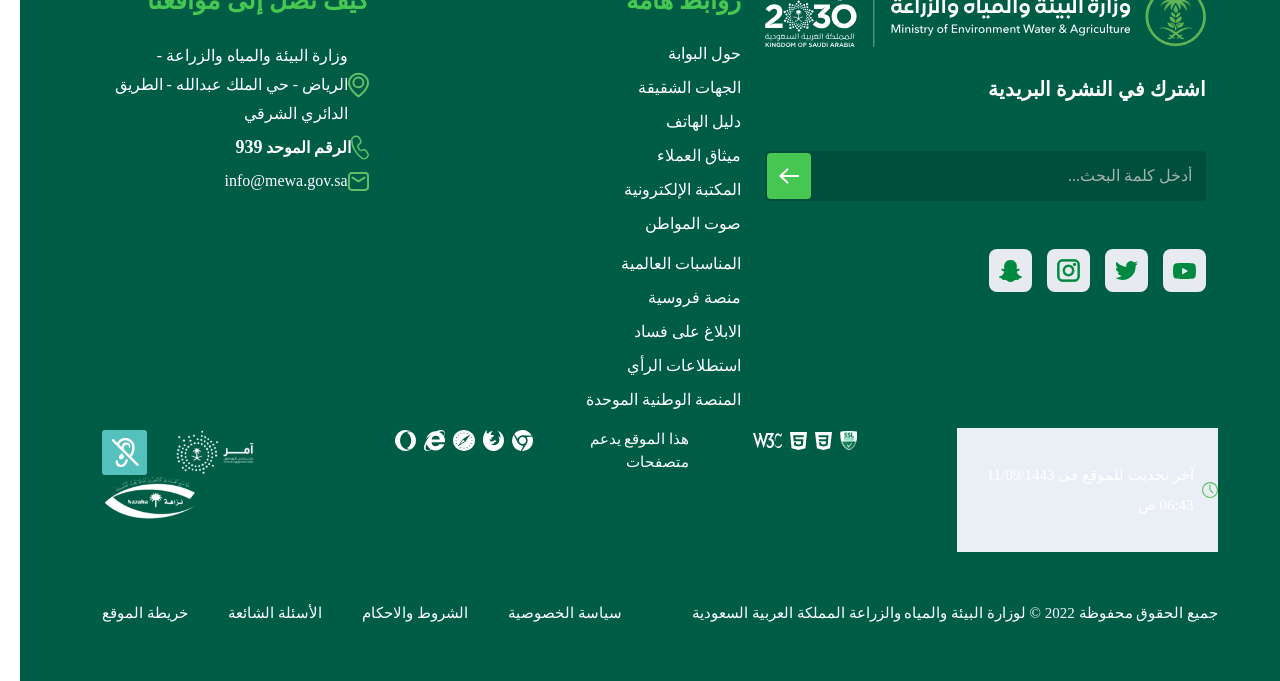
<file: ar/board members.html>
<!DOCTYPE html>
<html lang="ar">
  <head>
    <!-- Required meta tags -->
    <meta charset="utf-8" />
    <meta
      name="viewport"
      content="width=device-width, initial-scale=1, shrink-to-fit=no"
    />
    <!--  owl carousel CSS -->
    <link rel="stylesheet" href="../assets/css/owl.carousel.min.css" />
    <link rel="stylesheet" href="../assets/css/owl.theme.default.css" />
    <!-- swiper CSS -->
    <link rel="stylesheet" href="../assets/css/swiper-bundle.min.css"/>
    <!-- Bootstrap CSS -->
    <link rel="stylesheet" href="../assets/css/bootstrap.min.css" />

    <!--  Font Awesome CSS -->
    <link rel="stylesheet" href="../assets/css/all.min.css" />

    <!-- custom style -->
    <link rel="stylesheet" href="../assets/css/styleRTL.css" />

     <!-- inner-pages style -->
     <link rel="stylesheet" href="../assets/css/inner-pages.css" />

    <title>home</title>
  </head>

  <body>
    <!-- AO start navbar -->
    <div class="navBar">
      <div class="customContainer container">
        <div class="row">
          <div class="col-md-6">
            <div class="linksNB">
              <ul>
                <li>
                  <a href="#">
                    <img src="../assets/images/home/voiceIcon.svg" alt="" />
                    <span>الأوامر الصوتية</span>
                  </a>
                </li>
                <li>
                  <a href="#">
                    <img src="../assets/images/home/eye-no.svg" alt="" />
                    <span>ألوان خاصة </span>
                  </a>
                </li>
                <li>
                  <a href="#">
                    <img src="../assets/images/home/folder.svg" alt="" />
                    <span>البيانات المفتوحة </span>
                  </a>
                </li>
              </ul>
            </div>
          </div>
          <div class="col-md-6">
            <div class="linksNB textLeft">
              <ul>
                <li>
                  <a href="#">
                    <img src="../assets/images/home/Page1.svg" alt="" />
                  </a>
                </li>
                <li>
                  <a href="#">
                    <img src="../assets/images/home/Mobile.svg" alt="" />
                  </a>
                </li>
                <li>
                  <a href="#">
                    <img src="../assets/images/home/data.svg" alt="" />
                  </a>
                </li>
                <li>
                  <a href="#">
                    <img src="../assets/images/home/phone.svg" alt="" />
                    <span> اتصل بنا </span>
                  </a>
                </li>
                <li class="paddingGap">
                  <a href="#">
                    <span> الرقم الموحد </span>
                    <strong>939</strong>
                    <img src="../assets/images/home/PHONEGreen.svg" alt="" />
                  </a>
                </li>
              </ul>
            </div>
          </div>
        </div>
      </div>
    </div>
    <!--- end navbar -->
    <!-- AO start menu  -->
    <div class="menuBg">
      <div class="customContainer container">
        <nav
          class="navbar navbarCustom navbar-expand-lg navbar-light bg-light sticky"
        >
          <a class="navbar-brand" href="#">
            <img src="../assets/images/home/Logo.svg" alt="" />
          </a>
          <button
            class="navbar-toggler"
            type="button"
            data-bs-toggle="collapse"
            data-bs-target="#navbarSupportedContent"
            aria-controls="navbarSupportedContent"
            aria-expanded="false"
            aria-label="Toggle navigation"
          >
            <span class="navbar-toggler-icon"></span>
          </button>

          <div class="collapse navbar-collapse" id="navbarSupportedContent">
            <ul class="navbar-nav mr-auto">
              <!-- AO start single link -->
              <li class="nav-item">
                <a class="nav-link" href="#"
                  >الرئيسية</a
                >
              </li>
              <!-- end single link -->
              <!-- AO start menu mega -->
              <li class="nav-item dropdown">
                <a
                  class="nav-link dropdown-toggle"
                  href="#"
                  id="navbarDropdown"
                  role="button"
                  data-bs-toggle="dropdown"
                  aria-haspopup="true"
                  aria-expanded="false"
                >
                  الوزارة
                </a>
                <div class="dropdown-menu" aria-labelledby="navbarDropdown">
                  <div class="container">
                    <div class="row">
                      <div class="col-md-6 col-lg-3">
                        <div class="colMenu">
                          <h4>عن الوزارة</h4>
                          <ul>
                            <li><a href="https://www.google.com/">نبذة عن الوزارة  {https://www.google.com/}  </a></li>
                            <li><a href="#">الرؤية والرسالة والأهداف</a></li>
                            <li><a href="#">دليل الهوية المرئية</a></li>
                            <li><a href="#">الهيكل التنظيمي</a></li>
                            <li><a href="#">الجهات الشقيقة</a></li>
                            <li><a href="#">نبذة عن الوزارة</a></li>
                            <li><a href="#">الرؤية والرسالة والأهداف</a></li>
                            <li><a href="#">دليل الهوية المرئية</a></li>
                            <li><a href="#">الهيكل التنظيمي</a></li>
                            <li><a href="#">الجهات الشقيقة</a></li>
                          </ul>
                        </div>
                      </div>
                      <!-- end col -->
                      <div class="col-md-6 col-lg-3">
                        <div class="colMenu">
                          <h4>عن الوزارة</h4>
                          <ul>
                            <li><a href="#">نبذة عن الوزارة</a></li>
                            <li><a href="#">الرؤية والرسالة والأهداف</a></li>
                            <li><a href="#">دليل الهوية المرئية</a></li>
                            <li><a href="#">الهيكل التنظيمي</a></li>
                            <li><a href="#">الجهات الشقيقة</a></li>
                            <li><a href="#">نبذة عن الوزارة</a></li>
                            <li><a href="#">الرؤية والرسالة والأهداف</a></li>
                            <li><a href="#">دليل الهوية المرئية</a></li>
                            <li><a href="#">الهيكل التنظيمي</a></li>
                            <li><a href="#">الجهات الشقيقة</a></li>
                          </ul>
                        </div>
                      </div>
                      <!-- end col -->
                      <div class="col-md-6 col-lg-3">
                        <div class="colMenu">
                          <h4>عن الوزارة</h4>
                          <ul>
                            <li><a href="#">نبذة عن الوزارة</a></li>
                            <li><a href="#">الرؤية والرسالة والأهداف</a></li>
                            <li><a href="#">دليل الهوية المرئية</a></li>
                            <li><a href="#">الهيكل التنظيمي</a></li>
                            <li><a href="#">الجهات الشقيقة</a></li>
                            <li><a href="#">نبذة عن الوزارة</a></li>
                            <li><a href="#">الرؤية والرسالة والأهداف</a></li>
                            <li><a href="#">دليل الهوية المرئية</a></li>
                            <li><a href="#">الهيكل التنظيمي</a></li>
                            <li><a href="#">الجهات الشقيقة</a></li>
                          </ul>
                        </div>
                      </div>
                      <!-- end col -->
                      <div class="col-md-6 col-lg-3">
                        <div class="colMenu">
                          <h4>عن الوزارة</h4>
                          <ul>
                            <li><a href="#">نبذة عن الوزارة</a></li>
                            <li><a href="#">الرؤية والرسالة والأهداف</a></li>
                            <li><a href="#">دليل الهوية المرئية</a></li>
                            <li><a href="#">الهيكل التنظيمي</a></li>
                            <li><a href="#">الجهات الشقيقة</a></li>
                            <li><a href="#">نبذة عن الوزارة</a></li>
                            <li><a href="#">الرؤية والرسالة والأهداف</a></li>
                            <li><a href="#">دليل الهوية المرئية</a></li>
                            <li><a href="#">الهيكل التنظيمي</a></li>
                            <li><a href="#">الجهات الشقيقة</a></li>
                          </ul>
                        </div>
                      </div>
                      <!-- end col -->
                    </div>
                  </div>
                </div>
              </li>
              <!-- end menu mega -->
              <!-- AO start menu mega -->
              <li class="nav-item dropdown">
                <a
                  class="nav-link dropdown-toggle"
                  href="#"
                  id="navbarDropdown"
                  role="button"
                  data-bs-toggle="dropdown"
                  aria-haspopup="true"
                  aria-expanded="false"
                >
                  المركز الإعلامي
                </a>
                <div class="dropdown-menu" aria-labelledby="navbarDropdown">
                  <div class="container">
                    <div class="row">
                      <div class="col-md-6 col-lg-3">
                        <div class="colMenu">
                          <h4>title</h4>
                          <ul>
                            <li><a href="#">link</a></li>
                            <li><a href="#">link</a></li>
                            <li><a href="#">link</a></li>
                            <li><a href="#">link</a></li>
                            <li><a href="#">link</a></li>
                            <li><a href="#">link</a></li>
                            <li><a href="#">link</a></li>
                            <li><a href="#">link</a></li>
                            <li><a href="#">link</a></li>
                          </ul>
                        </div>
                      </div>
                      <div class="col-md-6 col-lg-3">
                        <div class="colMenu">
                          <h4>title</h4>
                          <ul>
                            <li><a href="#">link</a></li>
                            <li><a href="#">link</a></li>
                            <li><a href="#">link</a></li>
                            <li><a href="#">link</a></li>
                            <li><a href="#">link</a></li>
                            <li><a href="#">link</a></li>
                            <li><a href="#">link</a></li>
                            <li><a href="#">link</a></li>
                            <li><a href="#">link</a></li>
                          </ul>
                        </div>
                      </div>
                      <div class="col-md-6 col-lg-3">
                        <div class="colMenu">
                          <h4>title</h4>
                          <ul>
                            <li><a href="#">link</a></li>
                            <li><a href="#">link</a></li>
                            <li><a href="#">link</a></li>
                            <li><a href="#">link</a></li>
                            <li><a href="#">link</a></li>
                            <li><a href="#">link</a></li>
                            <li><a href="#">link</a></li>
                            <li><a href="#">link</a></li>
                            <li><a href="#">link</a></li>
                          </ul>
                        </div>
                      </div>
                      <div class="col-md-6 col-lg-3">
                        <div class="colMenu">
                          <h4>title</h4>
                          <ul>
                            <li><a href="#">link</a></li>
                            <li><a href="#">link</a></li>
                            <li><a href="#">link</a></li>
                            <li><a href="#">link</a></li>
                            <li><a href="#">link</a></li>
                            <li><a href="#">link</a></li>
                            <li><a href="#">link</a></li>
                            <li><a href="#">link</a></li>
                            <li><a href="#">link</a></li>
                          </ul>
                        </div>
                      </div>
                    </div>
                  </div>
                </div>
              </li>
              <!-- AO end menu mega -->
              <li class="nav-item dropdown">
                <a
                  class="nav-link dropdown-toggle"
                  href="#"
                  id="navbarDropdown"
                  role="button"
                  data-bs-toggle="dropdown"
                  aria-haspopup="true"
                  aria-expanded="false"
                >
                  بيانات وإحصاءات
                </a>
                <div class="dropdown-menu" aria-labelledby="navbarDropdown">
                  <div class="container">
                    <div class="row">
                      <div class="col-md-6 col-lg-3">
                        <div class="colMenu">
                          <h4>title</h4>
                          <ul>
                            <li><a href="#">link</a></li>
                            <li><a href="#">link</a></li>
                            <li><a href="#">link</a></li>
                            <li><a href="#">link</a></li>
                            <li><a href="#">link</a></li>
                            <li><a href="#">link</a></li>
                            <li><a href="#">link</a></li>
                            <li><a href="#">link</a></li>
                            <li><a href="#">link</a></li>
                          </ul>
                        </div>
                      </div>
                      <div class="col-md-6 col-lg-3">
                        <div class="colMenu">
                          <h4>title</h4>
                          <ul>
                            <li><a href="#">link</a></li>
                            <li><a href="#">link</a></li>
                            <li><a href="#">link</a></li>
                            <li><a href="#">link</a></li>
                            <li><a href="#">link</a></li>
                            <li><a href="#">link</a></li>
                            <li><a href="#">link</a></li>
                            <li><a href="#">link</a></li>
                            <li><a href="#">link</a></li>
                          </ul>
                        </div>
                      </div>
                      <div class="col-md-6 col-lg-3">
                        <div class="colMenu">
                          <h4>title</h4>
                          <ul>
                            <li><a href="#">link</a></li>
                            <li><a href="#">link</a></li>
                            <li><a href="#">link</a></li>
                            <li><a href="#">link</a></li>
                            <li><a href="#">link</a></li>
                            <li><a href="#">link</a></li>
                            <li><a href="#">link</a></li>
                            <li><a href="#">link</a></li>
                            <li><a href="#">link</a></li>
                          </ul>
                        </div>
                      </div>
                      <div class="col-md-6 col-lg-3">
                        <div class="colMenu">
                          <h4>title</h4>
                          <ul>
                            <li><a href="#">link</a></li>
                            <li><a href="#">link</a></li>
                            <li><a href="#">link</a></li>
                            <li><a href="#">link</a></li>
                            <li><a href="#">link</a></li>
                            <li><a href="#">link</a></li>
                            <li><a href="#">link</a></li>
                            <li><a href="#">link</a></li>
                            <li><a href="#">link</a></li>
                          </ul>
                        </div>
                      </div>
                    </div>
                  </div>
                </div>
              </li>
              <!-- end menu mega -->
              <!-- AO start single link -->
              <li class="nav-item">
                <a class="nav-link" href="#">الخدمات الإلكترونية</a>
              </li>
              <!-- end single link -->
              <li class="nav-item dropdown">
                <a
                  class="nav-link dropdown-toggle"
                  href="#"
                  id="navbarDropdown"
                  role="button"
                  data-bs-toggle="dropdown"
                  aria-haspopup="true"
                  aria-expanded="false"
                >
                  كيف يمكننا مساعدتك
                </a>
                <div class="dropdown-menu" aria-labelledby="navbarDropdown">
                  <div class="container">
                    <div class="row">
                      <div class="col-md-6 col-lg-3">
                        <div class="colMenu">
                          <h4>title</h4>
                          <ul>
                            <li><a href="#">link</a></li>
                            <li><a href="#">link</a></li>
                            <li><a href="#">link</a></li>
                            <li><a href="#">link</a></li>
                            <li><a href="#">link</a></li>
                            <li><a href="#">link</a></li>
                            <li><a href="#">link</a></li>
                            <li><a href="#">link</a></li>
                            <li><a href="#">link</a></li>
                          </ul>
                        </div>
                      </div>
                      <div class="col-md-6 col-lg-3">
                        <div class="colMenu">
                          <h4>title</h4>
                          <ul>
                            <li><a href="#">link</a></li>
                            <li><a href="#">link</a></li>
                            <li><a href="#">link</a></li>
                            <li><a href="#">link</a></li>
                            <li><a href="#">link</a></li>
                            <li><a href="#">link</a></li>
                            <li><a href="#">link</a></li>
                            <li><a href="#">link</a></li>
                            <li><a href="#">link</a></li>
                          </ul>
                        </div>
                      </div>
                      <div class="col-md-6 col-lg-3">
                        <div class="colMenu">
                          <h4>title</h4>
                          <ul>
                            <li><a href="#">link</a></li>
                            <li><a href="#">link</a></li>
                            <li><a href="#">link</a></li>
                            <li><a href="#">link</a></li>
                            <li><a href="#">link</a></li>
                            <li><a href="#">link</a></li>
                            <li><a href="#">link</a></li>
                            <li><a href="#">link</a></li>
                            <li><a href="#">link</a></li>
                          </ul>
                        </div>
                      </div>
                      <div class="col-md-6 col-lg-3">
                        <div class="colMenu">
                          <h4>title</h4>
                          <ul>
                            <li><a href="#">link</a></li>
                            <li><a href="#">link</a></li>
                            <li><a href="#">link</a></li>
                            <li><a href="#">link</a></li>
                            <li><a href="#">link</a></li>
                            <li><a href="#">link</a></li>
                            <li><a href="#">link</a></li>
                            <li><a href="#">link</a></li>
                            <li><a href="#">link</a></li>
                          </ul>
                        </div>
                      </div>
                    </div>
                  </div>
                </div>
              </li>
              <!-- end menu mega -->
              <!-- AO start single link -->
              <li class="nav-item">
                <a class="nav-link" href="#">En</a>
              </li>
              <li class="nav-item searchBNT">
                <button
                type="button" class="btn btn-primary" data-bs-toggle="modal" data-bs-target="#exampleModal"
                >
                  <img src="../assets/images/home/SearchMenu.svg" alt="" />
                </button>
              </li>
              <!-- end single link -->
            </ul>
            <!-- start logo -->
            <a class="navbar-brand borderWidth" href="#">
              <img src="../assets/images/home/Nama.svg" alt="" />
            </a>
            <!-- end logo -->
          </div>
        </nav>
      </div>
    </div>
    <!-- start popup search -->
    <!-- Button trigger modal -->
    <div class="modal modalSearch fade" id="exampleModal" tabindex="-1" aria-labelledby="exampleModalLabel" aria-hidden="true">
      <div class="modal-dialog" role="document">
        <div class="modal-content">
          <div class="modal-body">
            <div class="SearchCustom">
              <div class="forGroup">
                <input
                  type="text"
                  class="searchInput"
                  value=""
                  placeholder="أدخل كلمة البحث..."
                />
                <button type="submit" class="searchSubmit">
                  <img src="../assets/images/home/SearchPopup.svg" alt="" />
                </button>
              </div>
              <div class="boxSloce">
                <button
                button type="button" class="btn btn-secondary" data-bs-dismiss="modal"
                >
                  <img src="../assets/images/home/closeSearch.svg" alt="" />
                </button>
              </div>
            </div>
          </div>
        </div>
      </div>
    </div>
    <!-- End popup search -->

        <!-- start breadcrumb -->
        <div class="breadcrumbSec">
          <div class="container">
              <div class="row">
                  <div class="col-md-12">
                      <ul class="breadcrumb">
                          <li><a href="#">الرئيسية</a></li>
                          <li><a href="#">الرئيسية</a></li>
                          <li>link</li>
                      </ul>
                  </div>
                  <!-- end breadcrumb -->
                  <div class="col-md-6">
                      <h2 class="font35pxBold patternIcon ">
                          إحصاءات الخدمات الإلكترونية
                      </h2>
                  </div>
                  <!-- end heading -->
                  <div class="col-md-6">
                      <ul class="socialBC">
                          <li>
                              <a href="#">
                                  <img src="../assets/images/shared/phone.svg" alt="">
                              </a>
                          </li>
                          <!-- end list item -->
                          <li>
                              <a href="#">
                                  <img src="../assets/images/shared/mail.svg" alt="">
                              </a>
                          </li>
                          <!-- end list item -->
                          <li>
                              <ul class="innderSocial">
                                  <li>
                                      speaker
                                  </li>
                              </ul>
                              <a href="#">
                                  <img src="../assets/images/shared/Sound-level.svg" alt="">
                              </a>
                          </li>
                          <!-- end list item -->
                          <li>
                              <a href="#">
                                  <img src="../assets/images/shared/printer.svg" alt="">
                              </a>
                          </li>
                          <!-- end list item -->
                          <li>
                              <ul class="innderSocial increaseFont">
                                  <li>
                                      <a href="#">
                                          +A
                                      </a>
                                  </li>
                                  <li>
                                      <a href="#">
                                         A
                                      </a>
                                  </li>
                                  <li>
                                      <a href="#">
                                          -A
                                      </a>
                                  </li>
                              </ul>
                              <a href="#">
                                  <img src="../assets/images/shared/Aa.svg" alt="">   
                              </a>
                          </li>
                          <!-- end list item -->
                          <li>
                              <ul class="innderSocial socialPostion">
                                  <li>
                                      <a href="#">
                                          <img src="../assets/images/shared/tw.svg" alt="" srcset="">
                                      </a>
                                  </li>
                                  <li>
                                      <a href="#">
                                          <img src="../assets/images/shared/bxl-facebook.svg" alt="" srcset="">
                                      </a>
                                  </li>
                                  <li>
                                      <a href="#">
                                          <img src="../assets/images/shared/bxl-linkedin.svg" alt="" srcset="">
                                      </a>
                                  </li>
                                  <li>
                                      <a href="#">
                                          <img src="../assets/images/shared/bxl-facebook.svg" alt="" srcset="">
                                      </a>
                                  </li>
                              </ul>
                              <a href="#">
                                  <img src="../assets/images/shared/share.svg" alt="">
                              </a>
                          </li>
                          <!-- end list item -->
                      </ul>
                  </div>
                  <!-- end social -->
              </div>
          </div>
      </div>
      <!-- End breadcrumb -->
    <!-- End men8u -->

    
<section class="board-members inner">
  <div class="container">
    <div class="row">
      <div class="col-lg-4 col-md-6 offset-lg-4 offset-md-3" data-aos="fade-up" data-aos-delay="200">
        <div class="main-card list-card">
          <div class="img-box">
            <img src="../assets/images/board-members/member1.jpg" alt="img">
          </div>
          <div class="content-box">
            <h4>
              المهندس / عبدالرحمن بن عبد المحسن الفضلي
            </h4>
            <p>
              وزير البيئة والمياه والزراعة
            </p>
            <div class="hidden-details">
              <div class="phone-det">
                <p>
                  :يمكنكم التواصل معنا عبر الهاتف على رقم
                </p>
                <div class="phone">
                  <img src="../assets/images/board-members/phone-circle.svg" alt="">
                  <span>
                    0112038888/3006
                  </span>
                </div>
              </div>
              <div class="description">
                نبذة مختصرة عن المسؤول - لوريم ايبسوم هو نموذج افتراضي يوضع في التصاميم لتعرض على العميل ليتصور طريقه وضع النصوص بالتصاميم
              </div>
          </div>
         
          <a href="#" class="more">
            اقرأ المزيد
            <img src="../assets/images/board-members/arr-left-circle.svg" alt="">
          </a>
          </div>
        </div>
      </div>
    
    </div>
    <div class="list-cards">
      <div class=" row">
        <!-- item -->
        <div class=" col-lg-4 col-md-6" data-aos="fade-up" data-aos-delay="200">
          <div class="list-card">
            <div class="img-box">
              <img src="../assets/images/board-members/member2.jpg" alt="img">
            </div>
            <div class="content-box">
              <h4>
                المهندس / منصور بن هلال المشيطي
              </h4>
              <p>
                نائب وزير البيئة والمياه والزراعة
              </p>
              <a href="#" class="stretched-link"></a>
            </div>
          </div>
        </div>
       
         <!-- item -->
         <div class=" col-lg-4 col-md-6" data-aos="fade-up" data-aos-delay="200">
          <div class="list-card">
            <div class="img-box">
              <img src="../assets/images/board-members/member3.jpg" alt="img">
            </div>
            <div class="content-box">
              <h4>
                الدكتور / أسامه بن إبراهيم فقيها
              </h4>
              <p>
                وكيل الوزارة للبيئة
              </p>
         
            </div>
          </div>
        </div>
         <!-- item -->
         <div class=" col-lg-4 col-md-6" data-aos="fade-up" data-aos-delay="200">
          <div class="list-card">
            <div class="img-box">
              <img src="../assets/images/board-members/member4.jpg" alt="img">
            </div>
            <div class="content-box">
              <h4>
                الدكتور / عبدالعزيز بن محارب الشيباني
              </h4>
              <p>
                وكيل الوزارة للمياه
              </p>
             
            </div>
          </div>
        </div>
         <!-- item -->
         <div class=" col-lg-4 col-md-6" data-aos="fade-up" data-aos-delay="200">
          <div class="list-card">
            <div class="img-box">
              <img src="../assets/images/board-members/member5.jpg" alt="img">
            </div>
            <div class="content-box">
              <h4>
                المهندس / أحمد بن صالح عياده الخمشي
              </h4>
              <p>
                وكيل الوزارة للزراعة
              </p>
            
            </div>
          </div>
        </div>
         <!-- item -->
         <div class=" col-lg-4 col-md-6" data-aos="fade-up" data-aos-delay="200">
          <div class="list-card">
            <div class="img-box">
              <img src="../assets/images/board-members/member6.jpg" alt="img">
            </div>
            <div class="content-box">
              <h4>
                المهندس / صالح بن علي اللحيدان
              </h4>
              <p>
                وكيل الوزارة للأراضي والمساحة
              </p>
             
            </div>
          </div>
        </div>
         <!-- item -->
         <div class=" col-lg-4 col-md-6" data-aos="fade-up" data-aos-delay="200">
          <div class="list-card">
            <div class="img-box">
              <img src="../assets/images/board-members/member7.jpg" alt="img">
            </div>
            <div class="content-box">
              <h4>
                الدكتور/ حمد بن عبدالعزيز البطشان
              </h4>
              <p>
                وكيل الوزارة للابتكار والتقنيات الحديثة
              </p>
            
            </div>
          </div>
        </div>
         <!-- item -->
         <div class=" col-lg-4 col-md-6" data-aos="fade-up" data-aos-delay="200">
          <div class="list-card">
            <div class="img-box">
              <img src="../assets/images/board-members/member8.jpg" alt="img">
            </div>
            <div class="content-box">
              <h4>
                الأستاذ/ علي بن أحمد عسيري
              </h4>
              <p>
                وكيل الوزارة للخدمات المشتركة
              </p>
            
            </div>
          </div>
        </div>
         <!-- item -->
         <div class=" col-lg-4 col-md-6" data-aos="fade-up" data-aos-delay="200">
          <div class="list-card">
            <div class="img-box">
              <img src="../assets/images/board-members/member9.jpg" alt="img">
            </div>
            <div class="content-box">
              <h4>
                المهندس/ عبدالرحمن بن محمد الزغيبي
              </h4>
              <p>
                وكيل الوزارة للشؤون الإقتصادية والإستثمار
              </p>
            
            </div>
          </div>
        </div>
         <!-- item -->
         <div class=" col-lg-4 col-md-6" data-aos="fade-up" data-aos-delay="200">
          <div class="list-card">
            <div class="img-box">
              <img src="../assets/images/board-members/member10.jpg" alt="img">
            </div>
            <div class="content-box">
              <h4>
                الأستاذ/ حسن بن يحيى الحاتم
              </h4>
              <p>
                وكيل الوزارة للتخطيط والتميز المؤسسي
              </p>
            
            </div>
          </div>
        </div>
         <!-- item -->
         <div class=" col-lg-4 col-md-6" data-aos="fade-up" data-aos-delay="200">
          <div class="list-card">
            <div class="img-box">
              <img src="../assets/images/board-members/member11.jpg" alt="img">
            </div>
            <div class="content-box">
              <h4>
                د. فهد بن سعد ابومعطي
              </h4>
              <p>
                وكيل الوزارة للشؤون التنظيمية
              </p>
             
            </div>
          </div>
        </div>
         <!-- item -->
         <div class=" col-lg-4 col-md-6" data-aos="fade-up" data-aos-delay="200">
          <div class="list-card">
            <div class="img-box">
              <img src="../assets/images/board-members/memberdef.jpg" alt="img">
            </div>
            <div class="content-box">
              <h4>
                المهندس/ غانم بن حامد الجذعان
              </h4>
              <p>
                وكيل الوزارة لخدمة المستفيدين وشؤون الفروع
              </p>
         
            </div>
          </div>
        </div>
           <!-- item -->
           <div class=" col-lg-4 col-md-6" data-aos="fade-up" data-aos-delay="200">
            <div class="list-card">
              <div class="img-box">
                <img src="../assets/images/board-members/member12.jpg" alt="img">
              </div>
              <div class="content-box">
                <h4>
                  أ. صالح بن عبدالمحسن بن دخيل
                </h4>
                <p>
                  المدير العام للإدارة العامة للاتصال المؤسسي والإعلام والمتحدث الرسمي للوزارة
                </p>
           
              </div>
            </div>
          </div>
      </div>
    </div>
  </div>
</section>


       <!-- start Evaluation -->
       <div class="Evaluation">
        <div class="container">
            <div class="row">
                <div class="col-md-12">
                    <div class="lastEdit">
                        <img src="../assets/images/shared/clockGreen.png" alt="">
                        <p class="evaluationBox">
                            <strong>آخر تعديل</strong>
                           <span> ‏17/09/1443 10:02 م</span>
                        </p>
                    </div>
                </div>
                <!-- end box -->
                <div class="col-md-12">
                    <div class="alertEvaluation">
                        <div class="right">
                            <img src="../assets/images/shared/info-circleGreen.png" alt="">
                        <strong>هل استفدت من المعلومات المقدمة في هذه الصفحة؟</strong>
                        <button class="btnSmall btnGreen">نعم</button>
                        <button class="btnSmall btnGray">لا</button>
                        </div>
                        <div class="left">
                            <p>
                                <span class="number">90</span>
                                من الزوار أعجبهم محتوى الصفحة من أصل
                            </p>
                            <p>
                                <span class="number">124</span>
                                مشاركة
                            </p>

                        </div>
                    </div>
                </div>
                <!-- end box -->
                <div class="col-md-12">
                <div class="evaDetails">
                    <div class="right">
                        <div class="EvaluationRadio">Evaluation</div>
                        <p class="evaluationBox">
                            <strong>آخر تقييم :</strong>
                           <span> ‏17/09/1443 10:02 م</span>
                        </p>
                        <p class="evaluationBox">
                            <strong> مجموع التقييم :</strong>
                            <span>جيد جداً (3.5)</span>
                        </p>
                        <p class="evaluationBox">
                            <strong>عدد المقيمين :</strong>
                            <span>118</span>
                        </p>
                        <a href="#" class="greenLink">شاركنا رأيك</a>
                    </div>
                    <div class="left sharePage">
                        <img src="../assets/images/shared/shareEva.svg" alt="">
                        <span>شارك الصفحة</span>
                        <a href="#">
                          <img src="../assets/images/shared/tw.svg" alt="">
                        </a>
                        <a href="#">
                          <img src="../assets/images/shared/bxl-facebook.svg" alt="">
                        </a>
                    </div>
                </div>
                </div>
                <!-- end box -->
                <div class="col-md-12">
                    <h3 class="tagHeading">
                        كلمات دلالية
                    </h3>
                    <div class="boxTagsShared">
                        <a href="#">
                          <img src="../assets/images/home/hashtag.svg" alt="">
                          <span>دليل الخدمات</span>
                        </a>
                        <!-- end link -->
                        <a href="#">
                          <img src="../assets/images/home/hashtag.svg" alt="">
                          <span>تواصل معنا</span>
                        </a>
                        <!-- end link -->
                        <a href="#">
                          <img src="../assets/images/home/hashtag.svg" alt="">
                          <span>تسجيل مورد</span>
                        </a>
                        <!-- end link -->
                        <a href="#">
                          <img src="../assets/images/home/hashtag.svg" alt="">
                          <span>نماذج الوزارة</span>
                        </a>
                        <!-- end link -->
                        <a href="#">
                          <img src="../assets/images/home/hashtag.svg" alt="">
                          <span>البيانات المفتوحة</span>
                        </a>
                        <!-- end link -->
                        <a href="#">
                          <img src="../assets/images/home/hashtag.svg" alt="">
                          <span>كيف يمكننا مساعدتك</span>
                        </a>
                        <!-- end link -->
                        <a href="#">
                          <img src="../assets/images/home/hashtag.svg" alt="">
                          <span>صوت المواطن</span>
                        </a>
                        <!-- end link -->
                        <a href="#">
                          <img src="../assets/images/home/hashtag.svg" alt="">
                          <span>التحول الوطني 2020</span>
                        </a>
                        <!-- end link -->
                        <a href="#">
                          <img src="../assets/images/home/hashtag.svg" alt="">
                          <span>الأخبار</span>
                        </a>
                        <!-- end link -->
                      </div>
                </div>
            </div>
        </div>
    </div>
    <!-- end Evaluation -->

    <!-- Start happening Now -->
    <div class="happeningNow">
      <div class="container">
        <div class="swiper swiperMain">
          <!-- Additional required wrapper -->
          <div class="swiper-wrapper">
            <!-- Slides -->
            <div class="swiper-slide">
              <div class="boxHN">
                <div class="boxImgHN patternIcon">
                  <img src="../assets/images/home/HN1.svg" alt="">
                </div>
                <div class="boxTextHN">
                  <h2>البدء في الإستمطار الصناعي في 3 مناطق بالمملكة</h2>
                  <div class="forFlex">
                    <a href="" class="moreHn">
                      <span>التفاصيل</span>
                      <img src="../assets/images/home/arrowMore.svg" alt="">
                    </a>
                    <div class="date">
                      <img src="../assets/images/home/dateHN.svg" alt="">
                      <span>‏25 رمضان 1443</span>
                      
                    </div>
                  </div>
                </div>
                <div class="moreBox">
                  <a href="" class="btnArrow">
                    <span>عرض الكل</span>
                    <img src="../assets/images/home/arrowBlue.svg" alt="">
                  </a>
                </div>
              </div>
            </div>
            <!-- end slid -->
            <div class="swiper-slide">
              <div class="boxHN">
                <div class="boxImgHN">
                  <img src="../assets/images/home/HN2.svg" alt="">
                </div>
                <div class="boxTextHN">
                  <h2>البدء في الإستمطار الصناعي في 3 مناطق بالمملكة</h2>
                  <div class="forFlex">
                    <a href="" class="moreHn">
                      <span>التفاصيل</span>
                      <img src="../assets/images/home/arrowMore.svg" alt="">
                    </a>
                    <div class="date">
                      <img src="../assets/images/home/dateHN.svg" alt="">
                      <span>‏25 رمضان 1443</span>
                      
                    </div>
                  </div>
                </div>
                <div class="moreBox">
                  <a href="" class="btnArrow">
                    <span>عرض الكل</span>
                    <img src="../assets/images/home/arrowBlue.svg" alt="">
                  </a>
                </div>
              </div>
            </div>
            <!-- end slid -->
          </div>
          <!-- If we need pagination -->
          <!-- <div class="swiper-pagination"></div> -->
        
          <!-- If we need navigation buttons -->
          <div class="swiper-button-prev"></div>
          <div class="swiper-button-next"></div>
        
          <!-- If we need scrollbar -->
          <!-- <div class="swiper-scrollbar"></div> -->
        </div>
        <!-- end  -->
        <img src="../assets/images/home/closeX.svg" alt="" class="closeUp HappensNowOpen">
      </div>
    </div>
   <!-- end Start happening Now -->
 
   

    <a href="#" class="HappensNowPuple HappensNowOpen">
      <img src="../assets/images/home/HappensNow_PupleEmp.png" alt="">
      <img class="asbo" src="../assets/images/home/notifications-outline.svg" alt="">
      <span>يحدث الآن</span>
      <strong class="animatedCr"></strong>

    </a>

    <a href="#" class="chatNow">
      <img src="../assets/images/home/Chat.svg" alt="">
      <span>تحدث إلى</span>
    </a>
    <div class="chatNowBox">
      chat box
    </div>
    <!-- AO start footer -->
    <footer>
      <a href="#" class="scrollTop">
        <img src="../assets/images/home/ScrollTop.svg" alt="">
        <span class="font16Roma">العودة للأعلى</span>
      </a>
      <div class="container">
        <div class="row">
          <div class="col-md-6 col-lg-5">
            <div class="logoFooter">
              <img src="../assets/images/home/Logo-group.svg" alt="" />
              <h4>اشترك في النشرة البريدية</h4>
            </div>
            <!-- end logo -->
            <div class="SearchCustom">
              
              <form class="forGroup">
                <input
                 type="email"
                  class="searchInput"
                  placeholder="أدخل كلمة البحث..."
                />
                <button type="submit" class="searchSubmit">
                  <img src="../assets/images/home/arrowleft.svg" alt="" />
                </button>
              </form>
            </div>
            <!-- end subscribe -->
            <ul class="socialIcon">
              <li>
                <a href=""
                  ><img src="../assets/images/home/footerYout.svg" alt=""
                /></a>
              </li>
              <li>
                <a href=""
                  ><img src="../assets/images/home/FTwetter.svg" alt=""
                /></a>
              </li>
              <li>
                <a href=""
                  ><img src="../assets/images/home/Finsta.svg" alt=""
                /></a>
              </li>
              <li>
                <a href=""
                  ><img src="../assets/images/home/Fsnapchat.svg" alt=""
                /></a>
              </li>
            </ul>
            <!-- end social -->
          </div>
          <!-- end col -->
          <div class="col-md-6 col-lg-4">
            <div class="footerLinks ">
              <h4>روابط هامة</h4>
              <div class="twoCol">
                <ul>
                  <li><a href="#">حول البوابة</a></li>
                  <li><a href="#">الجهات الشقيقة </a></li>
                  <li><a href="#">دليل الهاتف </a></li>
                  <li><a href="#">ميثاق العملاء </a></li>
                  <li><a href="#">المكتبة الإلكترونية </a></li>
                  <li><a href="#">صوت المواطن</a></li>
                </ul>
                <ul>
                  <li><a href="#">المناسبات العالمية </a></li>
                  <li><a href="#">منصة فروسية </a></li>
                  <li><a href="#">الابلاغ على فساد </a></li>
                  <li><a href="#">استطلاعات الرأي </a></li>
                  <li><a href="#">المنصة الوطنية الموحدة</a></li>
                </ul>
              </div>

            </div>
          </div>
          <!-- end col -->
          <div class="col-md-6 col-lg-3">
            <div class="footerLinks contactUsCl">
              <h4> كيف تصل إلى مواقعنا</h4>
              <ul>
                <li>
                  <a href="#">
                    <img src="../assets/images/home/location.svg" alt="" />
                    <span
                      >وزارة البيئة والمياه والزراعة - الرياض - حي الملك عبدالله
                      - الطريق الدائري الشرقي</span
                    >
                  </a>
                </li>
                <li>
                  <a href="#" class="fontBold">
                    <img src="../assets/images/home/footerPhone.svg" alt="" />
                    <span>الرقم الموحد <strong>939</strong></span>
                  </a>
                </li>
                <li>
                  <a href="#">
                    <img src="../assets/images/home/footermail.svg" alt="" />
                    <span>info@mewa.gov.sa</span>
                  </a>
                </li>
              </ul>
            </div>
          </div>
          <!-- end col -->
        </div>
        <!-- end row -->
        <div class="row">
          <div class="col-md-3 col-md-3">
            <div class="lastUpdate">
              <img src="../assets/images/home/Update.svg" alt="" />
              <p>آخر تحديت للموقع فى 11/09/1443 06:43 ص</p>
            </div>
          </div>
          <!-- end col -->
          <div class="col-md-6">
            <div class="websiteSupport">
              <ul>
                <li><img src="../assets/images/home/FSlogo1.svg" alt="" /></li>
                <li><img src="../assets/images/home/FSlogo2.svg" alt="" /></li>
                <li><img src="../assets/images/home/FSlogo3.svg" alt="" /></li>
                <li><img src="../assets/images/home/FSlogo4.svg" alt="" /></li>
              </ul>
              <ul>
                <li>هذا الموقع يدعم متصفحات</li>
                <li><img src="../assets/images/home/FSlogo01.svg" alt="" /></li>
                <li><img src="../assets/images/home/FSlogo02.svg" alt="" /></li>
                <li><img src="../assets/images/home/FSlogo03.svg" alt="" /></li>
                <li><img src="../assets/images/home/FSlogo04.svg" alt="" /></li>
                <li><img src="../assets/images/home/FSlogo05.svg" alt="" /></li>
              </ul>
            </div>
          </div>
          <!-- end col -->
          <div class="col-md-3">
            <div class="imgsFooter">
              <img src="../assets/images/home/ls1.svg" alt="" />
              <img src="../assets/images/home/ls2.svg" alt="" />
              <img src="../assets/images/home/ls3.svg" alt="" />
            </div>
          </div>
        </div>
        <!-- end row -->
        <div class="row">
          <div class="col-md-12">
            <div class="reservedBar">
              <ul>
                <li>
                  جميع الحقوق محفوظة 2022 © لوزارة البيئة والمياه والزراعة
                  المملكة العربية السعودية
                </li>
                <li><a href="#">سياسة الخصوصية</a></li>
                <li><a href="#">الشروط والاحكام</a></li>
                <li><a href="#">الأسئلة الشائعة</a></li>
                <li><a href="#">خريطة الموقع</a></li>
              </ul>
            </div>
          </div>
        </div>
      </div>
      <!-- end container -->
    </footer>
    <!-- end footer -->
    <script src="../assets/js/jQueryV3.5.js"></script>
    <script src="../assets/js/owl.carousel.min.js"></script>
    <script src="../assets/js/swiper-bundle.min.js"></script>
    <script src="../assets/js/bootstrap.bundle.min.js"></script>
    <script src="../assets/js/jquery.counterup.min.js"></script>
    <script src="../assets/js/indexMap.js"></script>
    <script src="../assets/js/custom.js"></script>

    <script>
  jQuery(function ($) {
    "use strict";
    
    var counterUp = window.counterUp["default"]; // import counterUp from "counterup2"
    
    var $counters = $(".counter");
    
    
    
    /* Start counting, do this on DOM ready or with Waypoints. */
    $counters.each(function (ignore, counter) {
      var waypoint = new Waypoint({
        element: $(this),
        handler: function () {
          counterUp(counter, {
                  duration: 2000,
                  delay: 10
                });
                // this.destroy();
              },
              offset: 'bottom-in-view',
            });
          });
          
        });


    </script>
  </body>
</html>
</file>
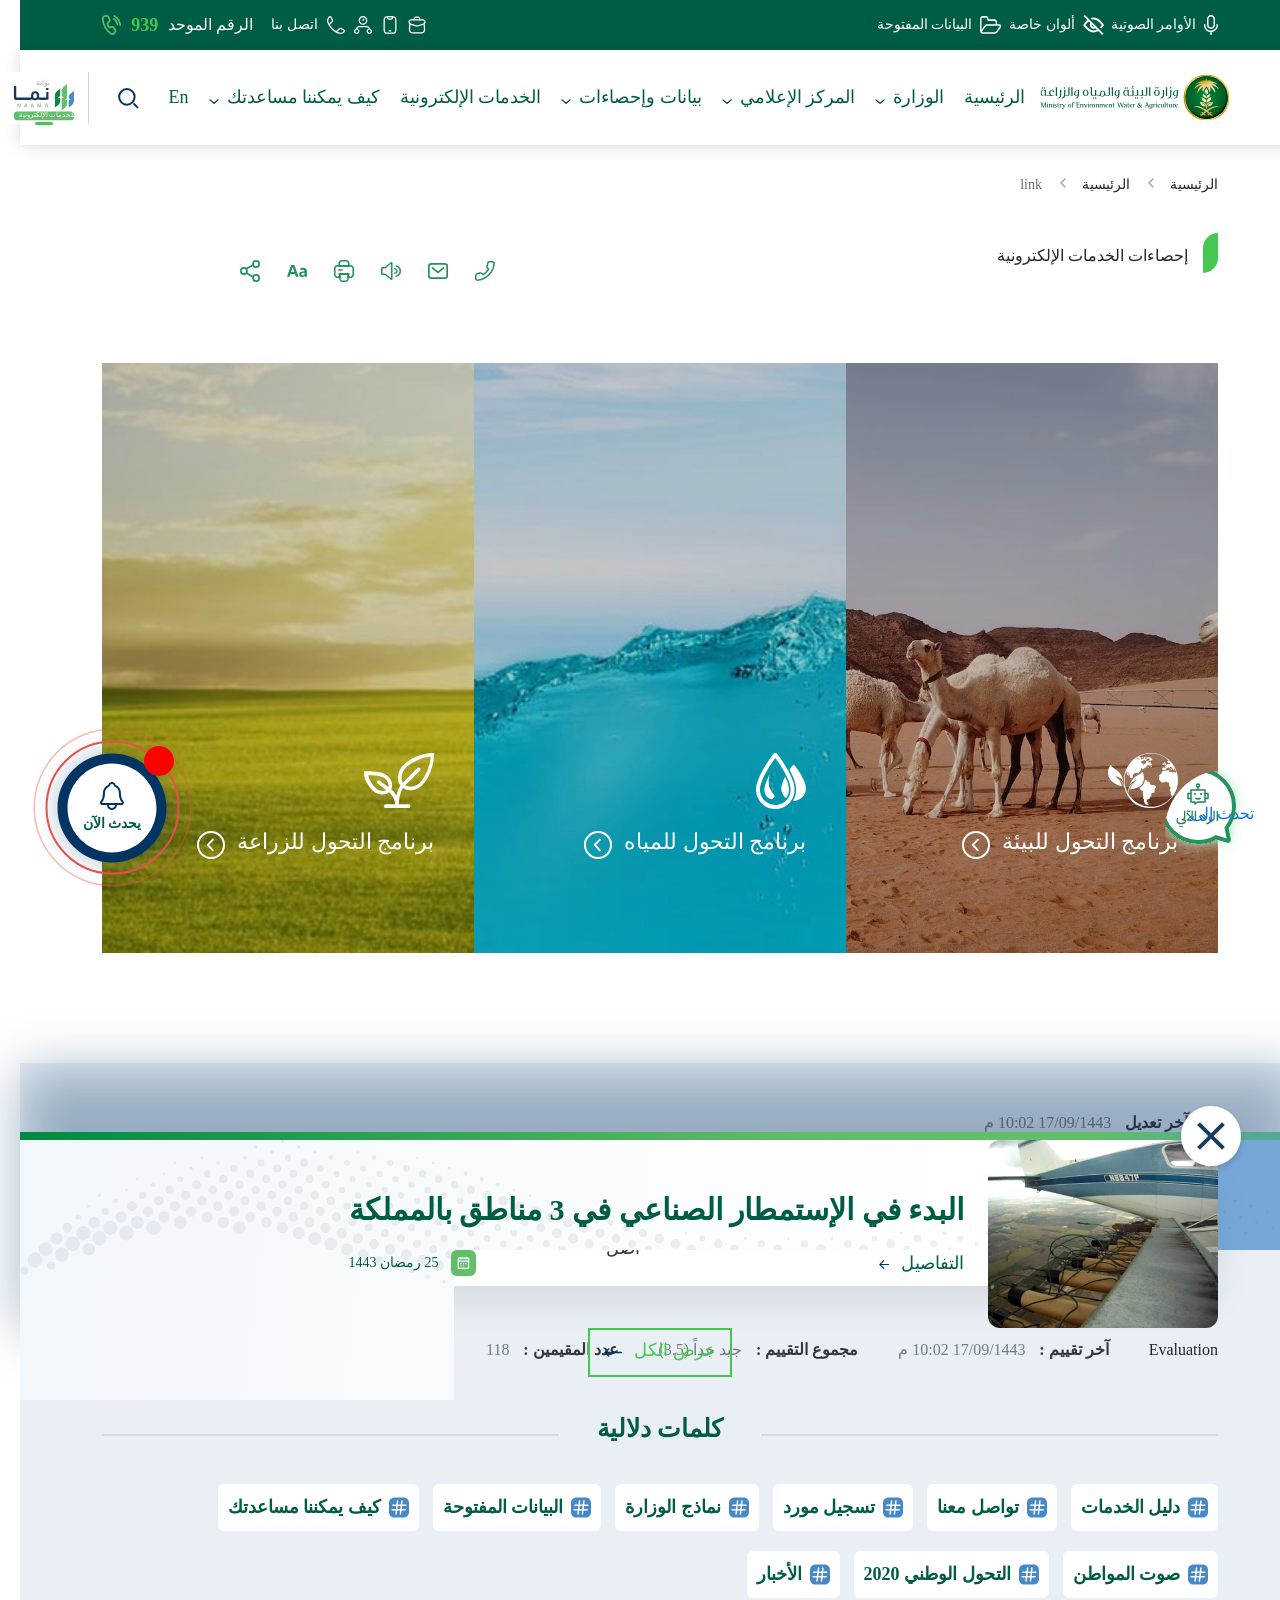
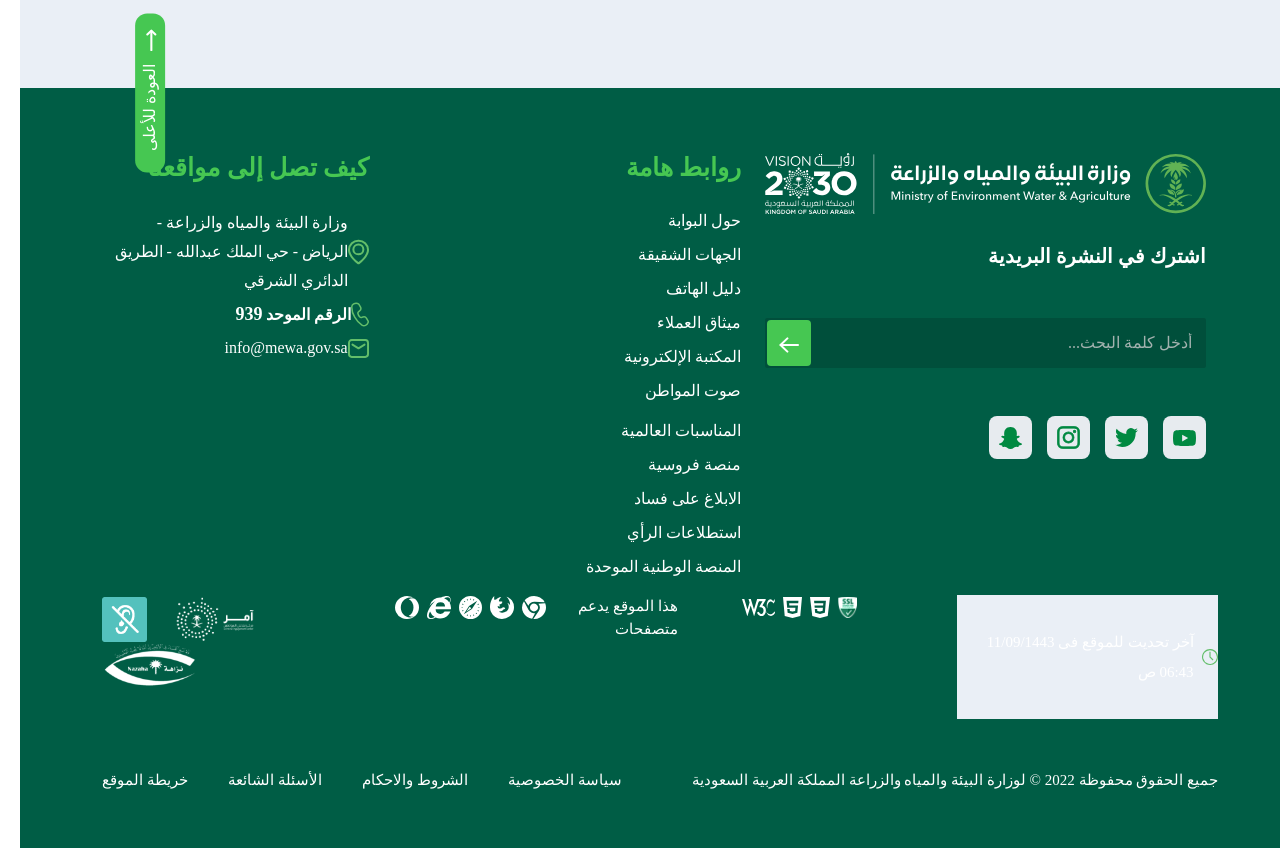
<file: ar/cards.html>
<!DOCTYPE html>
<html lang="ar">
  <head>
    <!-- Required meta tags -->
    <meta charset="utf-8" />
    <meta
      name="viewport"
      content="width=device-width, initial-scale=1, shrink-to-fit=no"
    />
    <!--  owl carousel CSS -->
    <link rel="stylesheet" href="../assets/css/owl.carousel.min.css" />
    <link rel="stylesheet" href="../assets/css/owl.theme.default.css" />
    <!-- swiper CSS -->
    <link rel="stylesheet" href="../assets/css/swiper-bundle.min.css"/>
    <!-- Bootstrap CSS -->
    <link rel="stylesheet" href="../assets/css/bootstrap.min.css" />

    <!--  Font Awesome CSS -->
    <link rel="stylesheet" href="../assets/css/all.min.css" />

    <!-- custom style -->
    <link rel="stylesheet" href="../assets/css/styleRTL.css" />
    <!-- <link rel="stylesheet" href="cards-assets/cards.css" /> -->

    <title>home</title>
  </head>

  <body>
    <!-- AO start navbar -->
    <div class="navBar">
      <div class="customContainer container">
        <div class="row">
          <div class="col-md-6">
            <div class="linksNB">
              <ul>
                <li>
                  <a href="#">
                    <img src="../assets/images/home/voiceIcon.svg" alt="" />
                    <span>الأوامر الصوتية</span>
                  </a>
                </li>
                <li>
                  <a href="#">
                    <img src="../assets/images/home/eye-no.svg" alt="" />
                    <span>ألوان خاصة </span>
                  </a>
                </li>
                <li>
                  <a href="#">
                    <img src="../assets/images/home/folder.svg" alt="" />
                    <span>البيانات المفتوحة </span>
                  </a>
                </li>
              </ul>
            </div>
          </div>
          <div class="col-md-6">
            <div class="linksNB textLeft">
              <ul>
                <li>
                  <a href="#">
                    <img src="../assets/images/home/Page1.svg" alt="" />
                  </a>
                </li>
                <li>
                  <a href="#">
                    <img src="../assets/images/home/Mobile.svg" alt="" />
                  </a>
                </li>
                <li>
                  <a href="#">
                    <img src="../assets/images/home/data.svg" alt="" />
                  </a>
                </li>
                <li>
                  <a href="#">
                    <img src="../assets/images/home/phone.svg" alt="" />
                    <span> اتصل بنا </span>
                  </a>
                </li>
                <li class="paddingGap">
                  <a href="#">
                    <span> الرقم الموحد </span>
                    <strong>939</strong>
                    <img src="../assets/images/home/PHONEGreen.svg" alt="" />
                  </a>
                </li>
              </ul>
            </div>
          </div>
        </div>
      </div>
    </div>
    <!--- end navbar -->
    <!-- AO start menu  -->
    <div class="menuBg">
      <div class="customContainer container">
        <nav
          class="navbar navbarCustom navbar-expand-lg navbar-light bg-light sticky"
        >
          <a class="navbar-brand" href="#">
            <img src="../assets/images/home/Logo.svg" alt="" />
          </a>
          <button
            class="navbar-toggler"
            type="button"
            data-bs-toggle="collapse"
            data-bs-target="#navbarSupportedContent"
            aria-controls="navbarSupportedContent"
            aria-expanded="false"
            aria-label="Toggle navigation"
          >
            <span class="navbar-toggler-icon"></span>
          </button>

          <div class="collapse navbar-collapse" id="navbarSupportedContent">
            <ul class="navbar-nav mr-auto">
              <!-- AO start single link -->
              <li class="nav-item">
                <a class="nav-link" href="#"
                  >الرئيسية</a
                >
              </li>
              <!-- end single link -->
              <!-- AO start menu mega -->
              <li class="nav-item dropdown">
                <a
                  class="nav-link dropdown-toggle"
                  href="#"
                  id="navbarDropdown"
                  role="button"
                  data-bs-toggle="dropdown"
                  aria-haspopup="true"
                  aria-expanded="false"
                >
                  الوزارة
                </a>
                <div class="dropdown-menu" aria-labelledby="navbarDropdown">
                  <div class="container">
                    <div class="row">
                      <div class="col-md-6 col-lg-3">
                        <div class="colMenu">
                          <h4>عن الوزارة</h4>
                          <ul>
                            <li><a href="https://www.google.com/">نبذة عن الوزارة  {https://www.google.com/}  </a></li>
                            <li><a href="#">الرؤية والرسالة والأهداف</a></li>
                            <li><a href="#">دليل الهوية المرئية</a></li>
                            <li><a href="#">الهيكل التنظيمي</a></li>
                            <li><a href="#">الجهات الشقيقة</a></li>
                            <li><a href="#">نبذة عن الوزارة</a></li>
                            <li><a href="#">الرؤية والرسالة والأهداف</a></li>
                            <li><a href="#">دليل الهوية المرئية</a></li>
                            <li><a href="#">الهيكل التنظيمي</a></li>
                            <li><a href="#">الجهات الشقيقة</a></li>
                          </ul>
                        </div>
                      </div>
                      <!-- end col -->
                      <div class="col-md-6 col-lg-3">
                        <div class="colMenu">
                          <h4>عن الوزارة</h4>
                          <ul>
                            <li><a href="#">نبذة عن الوزارة</a></li>
                            <li><a href="#">الرؤية والرسالة والأهداف</a></li>
                            <li><a href="#">دليل الهوية المرئية</a></li>
                            <li><a href="#">الهيكل التنظيمي</a></li>
                            <li><a href="#">الجهات الشقيقة</a></li>
                            <li><a href="#">نبذة عن الوزارة</a></li>
                            <li><a href="#">الرؤية والرسالة والأهداف</a></li>
                            <li><a href="#">دليل الهوية المرئية</a></li>
                            <li><a href="#">الهيكل التنظيمي</a></li>
                            <li><a href="#">الجهات الشقيقة</a></li>
                          </ul>
                        </div>
                      </div>
                      <!-- end col -->
                      <div class="col-md-6 col-lg-3">
                        <div class="colMenu">
                          <h4>عن الوزارة</h4>
                          <ul>
                            <li><a href="#">نبذة عن الوزارة</a></li>
                            <li><a href="#">الرؤية والرسالة والأهداف</a></li>
                            <li><a href="#">دليل الهوية المرئية</a></li>
                            <li><a href="#">الهيكل التنظيمي</a></li>
                            <li><a href="#">الجهات الشقيقة</a></li>
                            <li><a href="#">نبذة عن الوزارة</a></li>
                            <li><a href="#">الرؤية والرسالة والأهداف</a></li>
                            <li><a href="#">دليل الهوية المرئية</a></li>
                            <li><a href="#">الهيكل التنظيمي</a></li>
                            <li><a href="#">الجهات الشقيقة</a></li>
                          </ul>
                        </div>
                      </div>
                      <!-- end col -->
                      <div class="col-md-6 col-lg-3">
                        <div class="colMenu">
                          <h4>عن الوزارة</h4>
                          <ul>
                            <li><a href="#">نبذة عن الوزارة</a></li>
                            <li><a href="#">الرؤية والرسالة والأهداف</a></li>
                            <li><a href="#">دليل الهوية المرئية</a></li>
                            <li><a href="#">الهيكل التنظيمي</a></li>
                            <li><a href="#">الجهات الشقيقة</a></li>
                            <li><a href="#">نبذة عن الوزارة</a></li>
                            <li><a href="#">الرؤية والرسالة والأهداف</a></li>
                            <li><a href="#">دليل الهوية المرئية</a></li>
                            <li><a href="#">الهيكل التنظيمي</a></li>
                            <li><a href="#">الجهات الشقيقة</a></li>
                          </ul>
                        </div>
                      </div>
                      <!-- end col -->
                    </div>
                  </div>
                </div>
              </li>
              <!-- end menu mega -->
              <!-- AO start menu mega -->
              <li class="nav-item dropdown">
                <a
                  class="nav-link dropdown-toggle"
                  href="#"
                  id="navbarDropdown"
                  role="button"
                  data-bs-toggle="dropdown"
                  aria-haspopup="true"
                  aria-expanded="false"
                >
                  المركز الإعلامي
                </a>
                <div class="dropdown-menu" aria-labelledby="navbarDropdown">
                  <div class="container">
                    <div class="row">
                      <div class="col-md-6 col-lg-3">
                        <div class="colMenu">
                          <h4>title</h4>
                          <ul>
                            <li><a href="#">link</a></li>
                            <li><a href="#">link</a></li>
                            <li><a href="#">link</a></li>
                            <li><a href="#">link</a></li>
                            <li><a href="#">link</a></li>
                            <li><a href="#">link</a></li>
                            <li><a href="#">link</a></li>
                            <li><a href="#">link</a></li>
                            <li><a href="#">link</a></li>
                          </ul>
                        </div>
                      </div>
                      <div class="col-md-6 col-lg-3">
                        <div class="colMenu">
                          <h4>title</h4>
                          <ul>
                            <li><a href="#">link</a></li>
                            <li><a href="#">link</a></li>
                            <li><a href="#">link</a></li>
                            <li><a href="#">link</a></li>
                            <li><a href="#">link</a></li>
                            <li><a href="#">link</a></li>
                            <li><a href="#">link</a></li>
                            <li><a href="#">link</a></li>
                            <li><a href="#">link</a></li>
                          </ul>
                        </div>
                      </div>
                      <div class="col-md-6 col-lg-3">
                        <div class="colMenu">
                          <h4>title</h4>
                          <ul>
                            <li><a href="#">link</a></li>
                            <li><a href="#">link</a></li>
                            <li><a href="#">link</a></li>
                            <li><a href="#">link</a></li>
                            <li><a href="#">link</a></li>
                            <li><a href="#">link</a></li>
                            <li><a href="#">link</a></li>
                            <li><a href="#">link</a></li>
                            <li><a href="#">link</a></li>
                          </ul>
                        </div>
                      </div>
                      <div class="col-md-6 col-lg-3">
                        <div class="colMenu">
                          <h4>title</h4>
                          <ul>
                            <li><a href="#">link</a></li>
                            <li><a href="#">link</a></li>
                            <li><a href="#">link</a></li>
                            <li><a href="#">link</a></li>
                            <li><a href="#">link</a></li>
                            <li><a href="#">link</a></li>
                            <li><a href="#">link</a></li>
                            <li><a href="#">link</a></li>
                            <li><a href="#">link</a></li>
                          </ul>
                        </div>
                      </div>
                    </div>
                  </div>
                </div>
              </li>
              <!-- AO end menu mega -->
              <li class="nav-item dropdown">
                <a
                  class="nav-link dropdown-toggle"
                  href="#"
                  id="navbarDropdown"
                  role="button"
                  data-bs-toggle="dropdown"
                  aria-haspopup="true"
                  aria-expanded="false"
                >
                  بيانات وإحصاءات
                </a>
                <div class="dropdown-menu" aria-labelledby="navbarDropdown">
                  <div class="container">
                    <div class="row">
                      <div class="col-md-6 col-lg-3">
                        <div class="colMenu">
                          <h4>title</h4>
                          <ul>
                            <li><a href="#">link</a></li>
                            <li><a href="#">link</a></li>
                            <li><a href="#">link</a></li>
                            <li><a href="#">link</a></li>
                            <li><a href="#">link</a></li>
                            <li><a href="#">link</a></li>
                            <li><a href="#">link</a></li>
                            <li><a href="#">link</a></li>
                            <li><a href="#">link</a></li>
                          </ul>
                        </div>
                      </div>
                      <div class="col-md-6 col-lg-3">
                        <div class="colMenu">
                          <h4>title</h4>
                          <ul>
                            <li><a href="#">link</a></li>
                            <li><a href="#">link</a></li>
                            <li><a href="#">link</a></li>
                            <li><a href="#">link</a></li>
                            <li><a href="#">link</a></li>
                            <li><a href="#">link</a></li>
                            <li><a href="#">link</a></li>
                            <li><a href="#">link</a></li>
                            <li><a href="#">link</a></li>
                          </ul>
                        </div>
                      </div>
                      <div class="col-md-6 col-lg-3">
                        <div class="colMenu">
                          <h4>title</h4>
                          <ul>
                            <li><a href="#">link</a></li>
                            <li><a href="#">link</a></li>
                            <li><a href="#">link</a></li>
                            <li><a href="#">link</a></li>
                            <li><a href="#">link</a></li>
                            <li><a href="#">link</a></li>
                            <li><a href="#">link</a></li>
                            <li><a href="#">link</a></li>
                            <li><a href="#">link</a></li>
                          </ul>
                        </div>
                      </div>
                      <div class="col-md-6 col-lg-3">
                        <div class="colMenu">
                          <h4>title</h4>
                          <ul>
                            <li><a href="#">link</a></li>
                            <li><a href="#">link</a></li>
                            <li><a href="#">link</a></li>
                            <li><a href="#">link</a></li>
                            <li><a href="#">link</a></li>
                            <li><a href="#">link</a></li>
                            <li><a href="#">link</a></li>
                            <li><a href="#">link</a></li>
                            <li><a href="#">link</a></li>
                          </ul>
                        </div>
                      </div>
                    </div>
                  </div>
                </div>
              </li>
              <!-- end menu mega -->
              <!-- AO start single link -->
              <li class="nav-item">
                <a class="nav-link" href="#">الخدمات الإلكترونية</a>
              </li>
              <!-- end single link -->
              <li class="nav-item dropdown">
                <a
                  class="nav-link dropdown-toggle"
                  href="#"
                  id="navbarDropdown"
                  role="button"
                  data-bs-toggle="dropdown"
                  aria-haspopup="true"
                  aria-expanded="false"
                >
                  كيف يمكننا مساعدتك
                </a>
                <div class="dropdown-menu" aria-labelledby="navbarDropdown">
                  <div class="container">
                    <div class="row">
                      <div class="col-md-6 col-lg-3">
                        <div class="colMenu">
                          <h4>title</h4>
                          <ul>
                            <li><a href="#">link</a></li>
                            <li><a href="#">link</a></li>
                            <li><a href="#">link</a></li>
                            <li><a href="#">link</a></li>
                            <li><a href="#">link</a></li>
                            <li><a href="#">link</a></li>
                            <li><a href="#">link</a></li>
                            <li><a href="#">link</a></li>
                            <li><a href="#">link</a></li>
                          </ul>
                        </div>
                      </div>
                      <div class="col-md-6 col-lg-3">
                        <div class="colMenu">
                          <h4>title</h4>
                          <ul>
                            <li><a href="#">link</a></li>
                            <li><a href="#">link</a></li>
                            <li><a href="#">link</a></li>
                            <li><a href="#">link</a></li>
                            <li><a href="#">link</a></li>
                            <li><a href="#">link</a></li>
                            <li><a href="#">link</a></li>
                            <li><a href="#">link</a></li>
                            <li><a href="#">link</a></li>
                          </ul>
                        </div>
                      </div>
                      <div class="col-md-6 col-lg-3">
                        <div class="colMenu">
                          <h4>title</h4>
                          <ul>
                            <li><a href="#">link</a></li>
                            <li><a href="#">link</a></li>
                            <li><a href="#">link</a></li>
                            <li><a href="#">link</a></li>
                            <li><a href="#">link</a></li>
                            <li><a href="#">link</a></li>
                            <li><a href="#">link</a></li>
                            <li><a href="#">link</a></li>
                            <li><a href="#">link</a></li>
                          </ul>
                        </div>
                      </div>
                      <div class="col-md-6 col-lg-3">
                        <div class="colMenu">
                          <h4>title</h4>
                          <ul>
                            <li><a href="#">link</a></li>
                            <li><a href="#">link</a></li>
                            <li><a href="#">link</a></li>
                            <li><a href="#">link</a></li>
                            <li><a href="#">link</a></li>
                            <li><a href="#">link</a></li>
                            <li><a href="#">link</a></li>
                            <li><a href="#">link</a></li>
                            <li><a href="#">link</a></li>
                          </ul>
                        </div>
                      </div>
                    </div>
                  </div>
                </div>
              </li>
              <!-- end menu mega -->
              <!-- AO start single link -->
              <li class="nav-item">
                <a class="nav-link" href="#">En</a>
              </li>
              <li class="nav-item searchBNT">
                <button
                type="button" class="btn btn-primary" data-bs-toggle="modal" data-bs-target="#exampleModal"
                >
                  <img src="../assets/images/home/SearchMenu.svg" alt="" />
                </button>
              </li>
              <!-- end single link -->
            </ul>
            <!-- start logo -->
            <a class="navbar-brand borderWidth" href="#">
              <img src="../assets/images/home/Nama.svg" alt="" />
            </a>
            <!-- end logo -->
          </div>
        </nav>
      </div>
    </div>
    <!-- start popup search -->
    <!-- Button trigger modal -->
    <div class="modal modalSearch fade" id="exampleModal" tabindex="-1" aria-labelledby="exampleModalLabel" aria-hidden="true">
      <div class="modal-dialog" role="document">
        <div class="modal-content">
          <div class="modal-body">
            <div class="SearchCustom">
              <div class="forGroup">
                <input
                  type="text"
                  class="searchInput"
                  value=""
                  placeholder="أدخل كلمة البحث..."
                />
                <button type="submit" class="searchSubmit">
                  <img src="../assets/images/home/SearchPopup.svg" alt="" />
                </button>
              </div>
              <div class="boxSloce">
                <button
                button type="button" class="btn btn-secondary" data-bs-dismiss="modal"
                >
                  <img src="../assets/images/home/closeSearch.svg" alt="" />
                </button>
              </div>
            </div>
          </div>
        </div>
      </div>
    </div>
    <!-- End popup search -->

        <!-- start breadcrumb -->
        <div class="breadcrumbSec">
          <div class="container">
              <div class="row">
                  <div class="col-md-12">
                      <ul class="breadcrumb">
                          <li><a href="#">الرئيسية</a></li>
                          <li><a href="#">الرئيسية</a></li>
                          <li>link</li>
                      </ul>
                  </div>
                  <!-- end breadcrumb -->
                  <div class="col-md-6">
                      <h2 class="font35pxBold patternIcon ">
                          إحصاءات الخدمات الإلكترونية
                      </h2>
                  </div>
                  <!-- end heading -->
                  <div class="col-md-6">
                      <ul class="socialBC">
                          <li>
                              <a href="#">
                                  <img src="../assets/images/shared/phone.svg" alt="">
                              </a>
                          </li>
                          <!-- end list item -->
                          <li>
                              <a href="#">
                                  <img src="../assets/images/shared/mail.svg" alt="">
                              </a>
                          </li>
                          <!-- end list item -->
                          <li>
                              <ul class="innderSocial">
                                  <li>
                                      speaker
                                  </li>
                              </ul>
                              <a href="#">
                                  <img src="../assets/images/shared/Sound-level.svg" alt="">
                              </a>
                          </li>
                          <!-- end list item -->
                          <li>
                              <a href="#">
                                  <img src="../assets/images/shared/printer.svg" alt="">
                              </a>
                          </li>
                          <!-- end list item -->
                          <li>
                              <ul class="innderSocial increaseFont">
                                  <li>
                                      <a href="#">
                                          +A
                                      </a>
                                  </li>
                                  <li>
                                      <a href="#">
                                         A
                                      </a>
                                  </li>
                                  <li>
                                      <a href="#">
                                          -A
                                      </a>
                                  </li>
                              </ul>
                              <a href="#">
                                  <img src="../assets/images/shared/Aa.svg" alt="">   
                              </a>
                          </li>
                          <!-- end list item -->
                          <li>
                              <ul class="innderSocial socialPostion">
                                  <li>
                                      <a href="#">
                                          <img src="../assets/images/shared/tw.svg" alt="" srcset="">
                                      </a>
                                  </li>
                                  <li>
                                      <a href="#">
                                          <img src="../assets/images/shared/bxl-facebook.svg" alt="" srcset="">
                                      </a>
                                  </li>
                                  <li>
                                      <a href="#">
                                          <img src="../assets/images/shared/bxl-linkedin.svg" alt="" srcset="">
                                      </a>
                                  </li>
                                  <li>
                                      <a href="#">
                                          <img src="../assets/images/shared/bxl-facebook.svg" alt="" srcset="">
                                      </a>
                                  </li>
                              </ul>
                              <a href="#">
                                  <img src="../assets/images/shared/share.svg" alt="">
                              </a>
                          </li>
                          <!-- end list item -->
                      </ul>
                  </div>
                  <!-- end social -->
              </div>
          </div>
      </div>
      <!-- End breadcrumb -->


    <!-- End men8u -->

    
<section class="inner">
  <div class="container">
    <div class="row">
      <div class="col-12">
        <div class="list-trans ">

       
          <div class="trans-card  ">
            <div class="img-box">
              <img src="cards-assets/img1.jpg" alt="">
            </div>
            <div class="content-box">
              <div class="icon">
                <img src="cards-assets/Sector-Environment-white.svg" alt="">
              </div>
              <h3 class="card-title">
                برنامج التحول للبيئة
              </h3>
              <div class="hidden-content">
                <div class="row">
                  <!-- <div class="col-12">
                    <h3 class="first-title">
                      <img src="cards-assets/Sector-Environment-white.svg" alt="">
                      برنامج التحول للبيئة
                    </h3>
                  </div> -->
                  <div class="col-12">
                    <h4 class="second-title">
                      مخرجات برنامج التحول الوطني قطاع البيئة
                    </h4>
                  </div>
                  <div class="col-12">
                    <a href="/ar/Ministry/initiatives/MinistryInitiatives/Pages/NTPenvch3.aspx" class="initiativesDetails--link">
                      الطلب المتزايد على بيانات ومعلومات الرصد والارصاد الداعمة لإنتاجية القطاعات وتعزيز السلامة العامة
                    </a>
                  </div>
                  <div class="col-12">
                    <a href="/ar/Ministry/initiatives/MinistryInitiatives/Pages/NTPenvch2.aspx" class="initiativesDetails--link">
                    مواجهة التغير المناخي

                    </a>
                  </div>
                  <div class="col-12">
                    <a href="/ar/Ministry/initiatives/MinistryInitiatives/Pages/NTPenvch1.aspx" class="initiativesDetails--link">
                      ارتفاع التكلفة السنوية للتدهور البيئي بالمملكة
                    </a>
                  </div>
                </div>
                <!-- <span class="Details-close"></span> -->
              </div>
            </div>
          </div>

          <div class="trans-card  ">
            <div class="img-box">
              <img src="cards-assets/img2.jpg" alt="">
            </div>
            <div class="content-box">
              <div class="icon">
                <img src="cards-assets/sector-2.svg" alt="">
              </div>
              <h3 class="card-title">
                برنامج التحول للمياه
              </h3>
              <div class="hidden-content">
                <div class="row">
                  <!-- <div class="col-12">
                    <h3 class="first-title">
                      <img src="cards-assets/Sector-Environment-white.svg" alt="">
                      برنامج التحول للبيئة
                    </h3>
                  </div> -->
                  <div class="col-12">
                    <h4 class="second-title">
                      مخرجات برنامج التحول الوطني قطاع البيئة
                    </h4>
                  </div>
                  <div class="col-12">
                    <a href="/ar/Ministry/initiatives/MinistryInitiatives/Pages/NTPenvch3.aspx" class="initiativesDetails--link">
                      الطلب المتزايد على بيانات ومعلومات الرصد والارصاد الداعمة لإنتاجية القطاعات وتعزيز السلامة العامة
                    </a>
                  </div>
                  <div class="col-12">
                    <a href="/ar/Ministry/initiatives/MinistryInitiatives/Pages/NTPenvch2.aspx" class="initiativesDetails--link">
                    مواجهة التغير المناخي

                    </a>
                  </div>
                  <div class="col-12">
                    <a href="/ar/Ministry/initiatives/MinistryInitiatives/Pages/NTPenvch1.aspx" class="initiativesDetails--link">
                      ارتفاع التكلفة السنوية للتدهور البيئي بالمملكة
                    </a>
                  </div>
                </div>
                <!-- <span class="Details-close"></span> -->
              </div>
            </div>
          </div>

          <div class="trans-card  ">
            <div class="img-box">
              <img src="cards-assets/img3.jpg" alt="">
            </div>
            <div class="content-box">
              <div class="icon">
                <img src="cards-assets/sector-3.svg" alt="">
              </div>
              <h3 class="card-title">
                برنامج التحول للزراعة
              </h3>
              <div class="hidden-content">
                <div class="row">
                  <!-- <div class="col-12">
                    <h3 class="first-title">
                      <img src="cards-assets/Sector-Environment-white.svg" alt="">
                      برنامج التحول للبيئة
                    </h3>
                  </div> -->
                  <div class="col-12">
                    <h4 class="second-title">
                      مخرجات برنامج التحول الوطني قطاع البيئة
                    </h4>
                  </div>
                  <div class="col-12">
                    <a href="/ar/Ministry/initiatives/MinistryInitiatives/Pages/NTPenvch3.aspx" class="initiativesDetails--link">
                      الطلب المتزايد على بيانات ومعلومات الرصد والارصاد الداعمة لإنتاجية القطاعات وتعزيز السلامة العامة
                    </a>
                  </div>
                  <div class="col-12">
                    <a href="/ar/Ministry/initiatives/MinistryInitiatives/Pages/NTPenvch2.aspx" class="initiativesDetails--link">
                    مواجهة التغير المناخي

                    </a>
                  </div>
                  <div class="col-12">
                    <a href="/ar/Ministry/initiatives/MinistryInitiatives/Pages/NTPenvch1.aspx" class="initiativesDetails--link">
                      ارتفاع التكلفة السنوية للتدهور البيئي بالمملكة
                    </a>
                  </div>
                </div>
                <!-- <span class="Details-close"></span> -->
              </div>
            </div>
          </div>

          


        </div>
      </div>
    </div>
  </div>
</section>


       <!-- start Evaluation -->
       <div class="Evaluation">
        <div class="container">
            <div class="row">
                <div class="col-md-12">
                    <div class="lastEdit">
                        <img src="../assets/images/shared/clockGreen.png" alt="">
                        <p class="evaluationBox">
                            <strong>آخر تعديل</strong>
                           <span> ‏17/09/1443 10:02 م</span>
                        </p>
                    </div>
                </div>
                <!-- end box -->
                <div class="col-md-12">
                    <div class="alertEvaluation">
                        <div class="right">
                            <img src="../assets/images/shared/info-circleGreen.png" alt="">
                        <strong>هل استفدت من المعلومات المقدمة في هذه الصفحة؟</strong>
                        <button class="btnSmall btnGreen">نعم</button>
                        <button class="btnSmall btnGray">لا</button>
                        </div>
                        <div class="left">
                            <p>
                                <span class="number">90</span>
                                من الزوار أعجبهم محتوى الصفحة من أصل
                            </p>
                            <p>
                                <span class="number">124</span>
                                مشاركة
                            </p>

                        </div>
                    </div>
                </div>
                <!-- end box -->
                <div class="col-md-12">
                <div class="evaDetails">
                    <div class="right">
                        <div class="EvaluationRadio">Evaluation</div>
                        <p class="evaluationBox">
                            <strong>آخر تقييم :</strong>
                           <span> ‏17/09/1443 10:02 م</span>
                        </p>
                        <p class="evaluationBox">
                            <strong> مجموع التقييم :</strong>
                            <span>جيد جداً (3.5)</span>
                        </p>
                        <p class="evaluationBox">
                            <strong>عدد المقيمين :</strong>
                            <span>118</span>
                        </p>
                        <a href="#" class="greenLink">شاركنا رأيك</a>
                    </div>
                    <div class="left sharePage">
                        <img src="../assets/images/shared/shareEva.svg" alt="">
                        <span>شارك الصفحة</span>
                        <a href="#">
                          <img src="../assets/images/shared/tw.svg" alt="">
                        </a>
                        <a href="#">
                          <img src="../assets/images/shared/bxl-facebook.svg" alt="">
                        </a>
                    </div>
                </div>
                </div>
                <!-- end box -->
                <div class="col-md-12">
                    <h3 class="tagHeading">
                        كلمات دلالية
                    </h3>
                    <div class="boxTagsShared">
                        <a href="#">
                          <img src="../assets/images/home/hashtag.svg" alt="">
                          <span>دليل الخدمات</span>
                        </a>
                        <!-- end link -->
                        <a href="#">
                          <img src="../assets/images/home/hashtag.svg" alt="">
                          <span>تواصل معنا</span>
                        </a>
                        <!-- end link -->
                        <a href="#">
                          <img src="../assets/images/home/hashtag.svg" alt="">
                          <span>تسجيل مورد</span>
                        </a>
                        <!-- end link -->
                        <a href="#">
                          <img src="../assets/images/home/hashtag.svg" alt="">
                          <span>نماذج الوزارة</span>
                        </a>
                        <!-- end link -->
                        <a href="#">
                          <img src="../assets/images/home/hashtag.svg" alt="">
                          <span>البيانات المفتوحة</span>
                        </a>
                        <!-- end link -->
                        <a href="#">
                          <img src="../assets/images/home/hashtag.svg" alt="">
                          <span>كيف يمكننا مساعدتك</span>
                        </a>
                        <!-- end link -->
                        <a href="#">
                          <img src="../assets/images/home/hashtag.svg" alt="">
                          <span>صوت المواطن</span>
                        </a>
                        <!-- end link -->
                        <a href="#">
                          <img src="../assets/images/home/hashtag.svg" alt="">
                          <span>التحول الوطني 2020</span>
                        </a>
                        <!-- end link -->
                        <a href="#">
                          <img src="../assets/images/home/hashtag.svg" alt="">
                          <span>الأخبار</span>
                        </a>
                        <!-- end link -->
                      </div>
                </div>
            </div>
        </div>
    </div>
    <!-- end Evaluation -->

    <!-- Start happening Now -->
    <div class="happeningNow">
      <div class="container">
        <div class="swiper swiperMain">
          <!-- Additional required wrapper -->
          <div class="swiper-wrapper">
            <!-- Slides -->
            <div class="swiper-slide">
              <div class="boxHN">
                <div class="boxImgHN patternIcon">
                  <img src="../assets/images/home/HN1.svg" alt="">
                </div>
                <div class="boxTextHN">
                  <h2>البدء في الإستمطار الصناعي في 3 مناطق بالمملكة</h2>
                  <div class="forFlex">
                    <a href="" class="moreHn">
                      <span>التفاصيل</span>
                      <img src="../assets/images/home/arrowMore.svg" alt="">
                    </a>
                    <div class="date">
                      <img src="../assets/images/home/dateHN.svg" alt="">
                      <span>‏25 رمضان 1443</span>
                      
                    </div>
                  </div>
                </div>
                <div class="moreBox">
                  <a href="" class="btnArrow">
                    <span>عرض الكل</span>
                    <img src="../assets/images/home/arrowBlue.svg" alt="">
                  </a>
                </div>
              </div>
            </div>
            <!-- end slid -->
            <div class="swiper-slide">
              <div class="boxHN">
                <div class="boxImgHN">
                  <img src="../assets/images/home/HN2.svg" alt="">
                </div>
                <div class="boxTextHN">
                  <h2>البدء في الإستمطار الصناعي في 3 مناطق بالمملكة</h2>
                  <div class="forFlex">
                    <a href="" class="moreHn">
                      <span>التفاصيل</span>
                      <img src="../assets/images/home/arrowMore.svg" alt="">
                    </a>
                    <div class="date">
                      <img src="../assets/images/home/dateHN.svg" alt="">
                      <span>‏25 رمضان 1443</span>
                      
                    </div>
                  </div>
                </div>
                <div class="moreBox">
                  <a href="" class="btnArrow">
                    <span>عرض الكل</span>
                    <img src="../assets/images/home/arrowBlue.svg" alt="">
                  </a>
                </div>
              </div>
            </div>
            <!-- end slid -->
          </div>
          <!-- If we need pagination -->
          <!-- <div class="swiper-pagination"></div> -->
        
          <!-- If we need navigation buttons -->
          <div class="swiper-button-prev"></div>
          <div class="swiper-button-next"></div>
        
          <!-- If we need scrollbar -->
          <!-- <div class="swiper-scrollbar"></div> -->
        </div>
        <!-- end  -->
        <img src="../assets/images/home/closeX.svg" alt="" class="closeUp HappensNowOpen">
      </div>
    </div>
   <!-- end Start happening Now -->
 
   

    <a href="#" class="HappensNowPuple HappensNowOpen">
      <img src="../assets/images/home/HappensNow_PupleEmp.png" alt="">
      <img class="asbo" src="../assets/images/home/notifications-outline.svg" alt="">
      <span>يحدث الآن</span>
      <strong class="animatedCr"></strong>

    </a>

    <a href="#" class="chatNow">
      <img src="../assets/images/home/Chat.svg" alt="">
      <span>تحدث إلى</span>
    </a>
    <div class="chatNowBox">
      chat box
    </div>
    <!-- AO start footer -->
    <footer>
      <a href="#" class="scrollTop">
        <img src="../assets/images/home/ScrollTop.svg" alt="">
        <span class="font16Roma">العودة للأعلى</span>
      </a>
      <div class="container">
        <div class="row">
          <div class="col-md-6 col-lg-5">
            <div class="logoFooter">
              <img src="../assets/images/home/Logo-group.svg" alt="" />
              <h4>اشترك في النشرة البريدية</h4>
            </div>
            <!-- end logo -->
            <div class="SearchCustom">
              
              <form class="forGroup">
                <input
                 type="email"
                  class="searchInput"
                  placeholder="أدخل كلمة البحث..."
                />
                <button type="submit" class="searchSubmit">
                  <img src="../assets/images/home/arrowleft.svg" alt="" />
                </button>
              </form>
            </div>
            <!-- end subscribe -->
            <ul class="socialIcon">
              <li>
                <a href=""
                  ><img src="../assets/images/home/footerYout.svg" alt=""
                /></a>
              </li>
              <li>
                <a href=""
                  ><img src="../assets/images/home/FTwetter.svg" alt=""
                /></a>
              </li>
              <li>
                <a href=""
                  ><img src="../assets/images/home/Finsta.svg" alt=""
                /></a>
              </li>
              <li>
                <a href=""
                  ><img src="../assets/images/home/Fsnapchat.svg" alt=""
                /></a>
              </li>
            </ul>
            <!-- end social -->
          </div>
          <!-- end col -->
          <div class="col-md-6 col-lg-4">
            <div class="footerLinks ">
              <h4>روابط هامة</h4>
              <div class="twoCol">
                <ul>
                  <li><a href="#">حول البوابة</a></li>
                  <li><a href="#">الجهات الشقيقة </a></li>
                  <li><a href="#">دليل الهاتف </a></li>
                  <li><a href="#">ميثاق العملاء </a></li>
                  <li><a href="#">المكتبة الإلكترونية </a></li>
                  <li><a href="#">صوت المواطن</a></li>
                </ul>
                <ul>
                  <li><a href="#">المناسبات العالمية </a></li>
                  <li><a href="#">منصة فروسية </a></li>
                  <li><a href="#">الابلاغ على فساد </a></li>
                  <li><a href="#">استطلاعات الرأي </a></li>
                  <li><a href="#">المنصة الوطنية الموحدة</a></li>
                </ul>
              </div>

            </div>
          </div>
          <!-- end col -->
          <div class="col-md-6 col-lg-3">
            <div class="footerLinks contactUsCl">
              <h4> كيف تصل إلى مواقعنا</h4>
              <ul>
                <li>
                  <a href="#">
                    <img src="../assets/images/home/location.svg" alt="" />
                    <span
                      >وزارة البيئة والمياه والزراعة - الرياض - حي الملك عبدالله
                      - الطريق الدائري الشرقي</span
                    >
                  </a>
                </li>
                <li>
                  <a href="#" class="fontBold">
                    <img src="../assets/images/home/footerPhone.svg" alt="" />
                    <span>الرقم الموحد <strong>939</strong></span>
                  </a>
                </li>
                <li>
                  <a href="#">
                    <img src="../assets/images/home/footermail.svg" alt="" />
                    <span>info@mewa.gov.sa</span>
                  </a>
                </li>
              </ul>
            </div>
          </div>
          <!-- end col -->
        </div>
        <!-- end row -->
        <div class="row">
          <div class="col-md-3 col-md-3">
            <div class="lastUpdate">
              <img src="../assets/images/home/Update.svg" alt="" />
              <p>آخر تحديت للموقع فى 11/09/1443 06:43 ص</p>
            </div>
          </div>
          <!-- end col -->
          <div class="col-md-6">
            <div class="websiteSupport">
              <ul>
                <li><img src="../assets/images/home/FSlogo1.svg" alt="" /></li>
                <li><img src="../assets/images/home/FSlogo2.svg" alt="" /></li>
                <li><img src="../assets/images/home/FSlogo3.svg" alt="" /></li>
                <li><img src="../assets/images/home/FSlogo4.svg" alt="" /></li>
              </ul>
              <ul>
                <li>هذا الموقع يدعم متصفحات</li>
                <li><img src="../assets/images/home/FSlogo01.svg" alt="" /></li>
                <li><img src="../assets/images/home/FSlogo02.svg" alt="" /></li>
                <li><img src="../assets/images/home/FSlogo03.svg" alt="" /></li>
                <li><img src="../assets/images/home/FSlogo04.svg" alt="" /></li>
                <li><img src="../assets/images/home/FSlogo05.svg" alt="" /></li>
              </ul>
            </div>
          </div>
          <!-- end col -->
          <div class="col-md-3">
            <div class="imgsFooter">
              <img src="../assets/images/home/ls1.svg" alt="" />
              <img src="../assets/images/home/ls2.svg" alt="" />
              <img src="../assets/images/home/ls3.svg" alt="" />
            </div>
          </div>
        </div>
        <!-- end row -->
        <div class="row">
          <div class="col-md-12">
            <div class="reservedBar">
              <ul>
                <li>
                  جميع الحقوق محفوظة 2022 © لوزارة البيئة والمياه والزراعة
                  المملكة العربية السعودية
                </li>
                <li><a href="#">سياسة الخصوصية</a></li>
                <li><a href="#">الشروط والاحكام</a></li>
                <li><a href="#">الأسئلة الشائعة</a></li>
                <li><a href="#">خريطة الموقع</a></li>
              </ul>
            </div>
          </div>
        </div>
      </div>
      <!-- end container -->
    </footer>
    <!-- end footer -->
    <script src="../assets/js/jQueryV3.5.js"></script>
    <script src="../assets/js/owl.carousel.min.js"></script>
    <script src="../assets/js/swiper-bundle.min.js"></script>
    <script src="../assets/js/bootstrap.bundle.min.js"></script>
    <script src="../assets/js/jquery.counterup.min.js"></script>
    <script src="../assets/js/indexMap.js"></script>
    <!-- <script src="../assets/js/custom.js"></script> -->
    <script src="cards-assets/cards.js"></script>

    <script>
  jQuery(function ($) {
    "use strict";
    
    var counterUp = window.counterUp["default"]; // import counterUp from "counterup2"
    
    var $counters = $(".counter");
    
    
    
    /* Start counting, do this on DOM ready or with Waypoints. */
    $counters.each(function (ignore, counter) {
      var waypoint = new Waypoint({
        element: $(this),
        handler: function () {
          counterUp(counter, {
                  duration: 2000,
                  delay: 10
                });
                // this.destroy();
              },
              offset: 'bottom-in-view',
            });
          });
          
        });


    </script>
  </body>
</html>
</file>
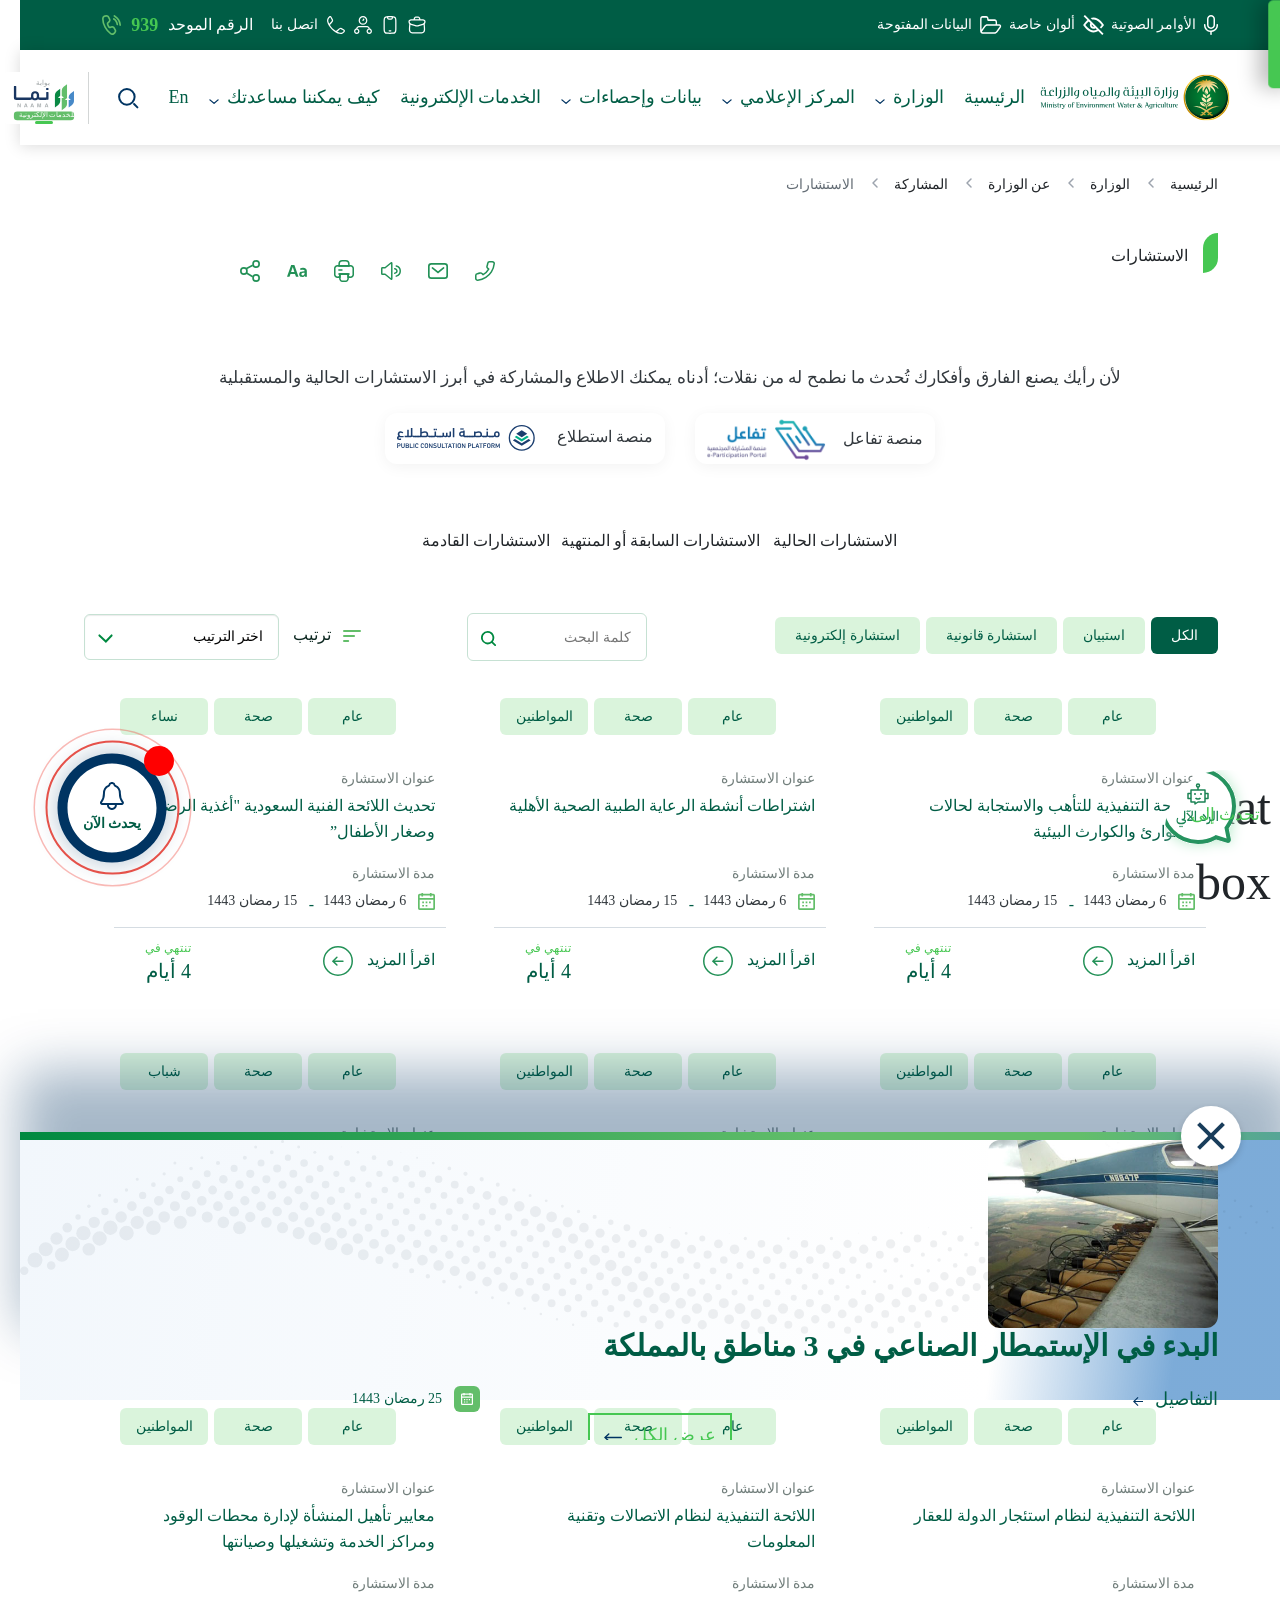
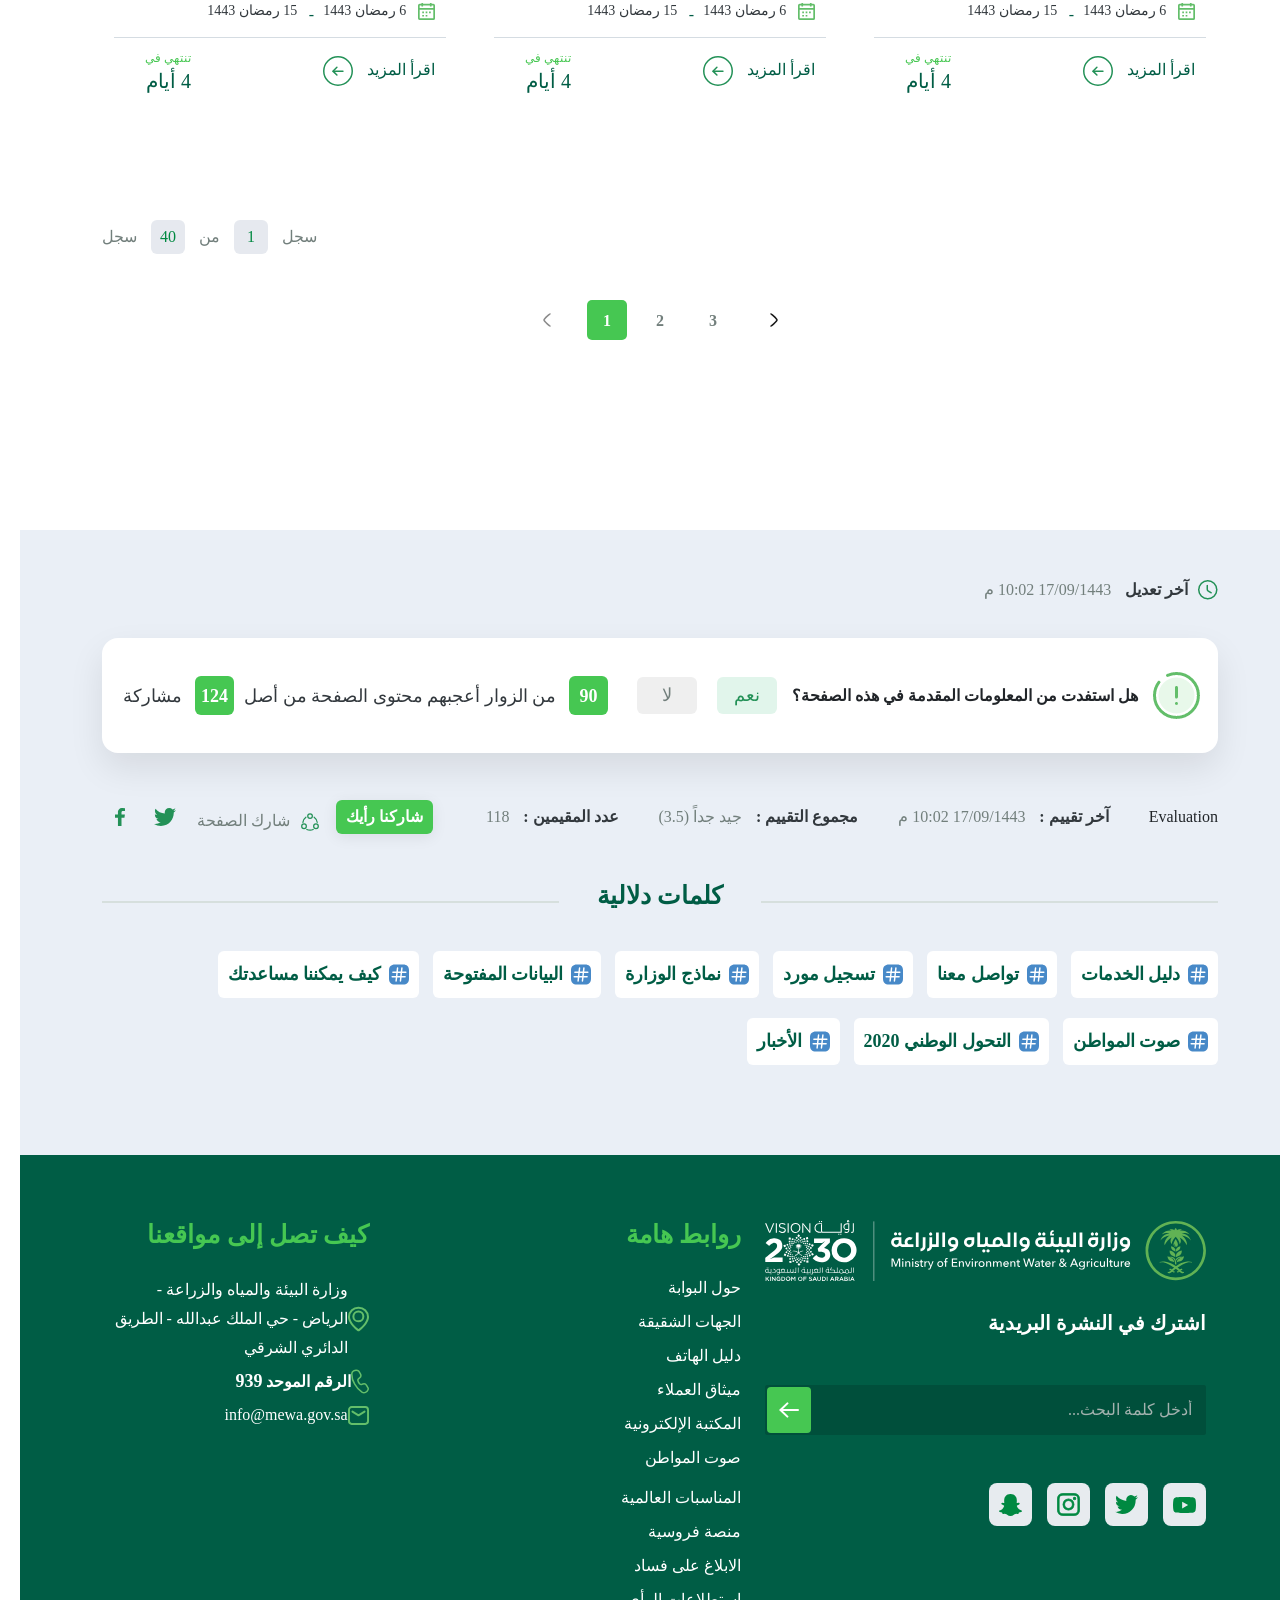
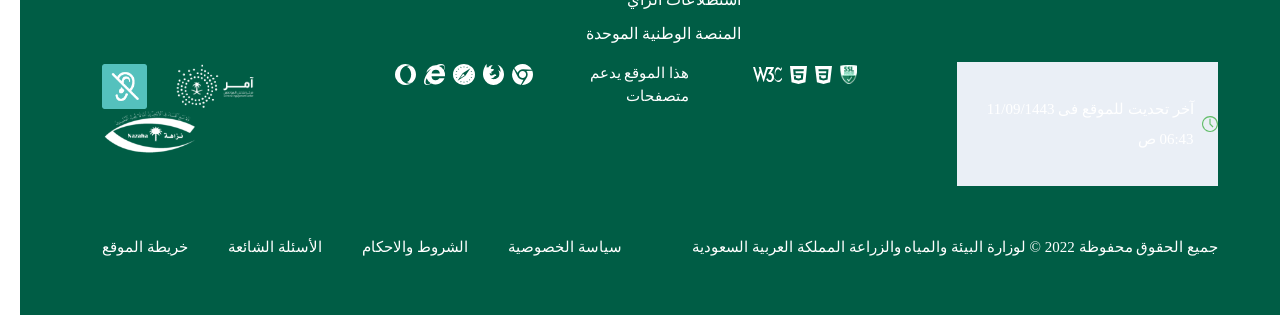
<file: ar/consultations.html>
<!DOCTYPE html>
<html lang="ar">
  <head>
    <!-- Required meta tags -->
    <meta charset="utf-8" />
    <meta
      name="viewport"
      content="width=device-width, initial-scale=1, shrink-to-fit=no"
    />
    <!--  owl carousel CSS -->
    <link rel="stylesheet" href="../assets/css/owl.carousel.min.css" />
    <link rel="stylesheet" href="../assets/css/owl.theme.default.css" />
    <!-- swiper CSS -->
    <link rel="stylesheet" href="../assets/css/swiper-bundle.min.css"/>
    <!-- Bootstrap CSS -->
    <link rel="stylesheet" href="../assets/css/bootstrap.min.css" />

    <!--  Font Awesome CSS -->
    <link rel="stylesheet" href="../assets/css/all.min.css" />

    <!-- custom style -->
    <link rel="stylesheet" href="../assets/css/styleRTL.css" />

     <!-- inner-pages style -->
     <link rel="stylesheet" href="../assets/css/inner-pages.css" />


    <title>consultations</title>
  </head>

  <body>
    <!-- AO start navbar -->
    <div class="navBar">
      <div class="customContainer container">
        <div class="row">
          <div class="col-md-6">
            <div class="linksNB">
              <ul>
                <li>
                  <a href="#">
                    <img src="../assets/images/home/voiceIcon.svg" alt="" />
                    <span>الأوامر الصوتية</span>
                  </a>
                </li>
                <li>
                  <a href="#">
                    <img src="../assets/images/home/eye-no.svg" alt="" />
                    <span>ألوان خاصة </span>
                  </a>
                </li>
                <li>
                  <a href="#">
                    <img src="../assets/images/home/folder.svg" alt="" />
                    <span>البيانات المفتوحة </span>
                  </a>
                </li>
              </ul>
            </div>
          </div>
          <div class="col-md-6">
            <div class="linksNB textLeft">
              <ul>
                <li>
                  <a href="#">
                    <img src="../assets/images/home/Page1.svg" alt="" />
                  </a>
                </li>
                <li>
                  <a href="#">
                    <img src="../assets/images/home/Mobile.svg" alt="" />
                  </a>
                </li>
                <li>
                  <a href="#">
                    <img src="../assets/images/home/data.svg" alt="" />
                  </a>
                </li>
                <li>
                  <a href="#">
                    <img src="../assets/images/home/phone.svg" alt="" />
                    <span> اتصل بنا </span>
                  </a>
                </li>
                <li class="paddingGap">
                  <a href="#">
                    <span> الرقم الموحد </span>
                    <strong>939</strong>
                    <img src="../assets/images/home/PHONEGreen.svg" alt="" />
                  </a>
                </li>
              </ul>
            </div>
          </div>
        </div>
      </div>
    </div>
    <!--- end navbar -->
    <!-- AO start menu  -->
    <div class="menuBg">
      <div class="customContainer container">
        <nav
          class="navbar navbarCustom navbar-expand-lg navbar-light bg-light sticky"
        >
          <a class="navbar-brand" href="#">
            <img src="../assets/images/home/Logo.svg" alt="" />
          </a>
          <button
            class="navbar-toggler"
            type="button"
            data-bs-toggle="collapse"
            data-bs-target="#navbarSupportedContent"
            aria-controls="navbarSupportedContent"
            aria-expanded="false"
            aria-label="Toggle navigation"
          >
            <span class="navbar-toggler-icon"></span>
          </button>

          <div class="collapse navbar-collapse" id="navbarSupportedContent">
            <ul class="navbar-nav mr-auto">
              <!-- AO start single link -->
              <li class="nav-item">
                <a class="nav-link" href="#"
                  >الرئيسية</a
                >
              </li>
              <!-- end single link -->
              <!-- AO start menu mega -->
              <li class="nav-item dropdown">
                <a
                  class="nav-link dropdown-toggle"
                  href="#"
                  id="navbarDropdown"
                  role="button"
                  data-bs-toggle="dropdown"
                  aria-haspopup="true"
                  aria-expanded="false"
                >
                  الوزارة
                </a>
                <div class="dropdown-menu" aria-labelledby="navbarDropdown">
                  <div class="container">
                    <div class="row">
                      <div class="col-md-6 col-lg-3">
                        <div class="colMenu">
                          <h4>عن الوزارة</h4>
                          <ul>
                            <li><a href="https://www.google.com/">نبذة عن الوزارة   </a></li>
                            <li><a href="#">الرؤية والرسالة والأهداف</a></li>
                            <li><a href="#">دليل الهوية المرئية</a></li>
                            <li><a href="#">الهيكل التنظيمي</a></li>
                            <li><a href="#">الجهات الشقيقة</a></li>
                            <li><a href="#">نبذة عن الوزارة</a></li>
                            <li><a href="#">الرؤية والرسالة والأهداف</a></li>
                            <li><a href="#">دليل الهوية المرئية</a></li>
                            <li><a href="#">الهيكل التنظيمي</a></li>
                            <li><a href="#">الجهات الشقيقة</a></li>
                          </ul>
                        </div>
                      </div>
                      <!-- end col -->
                      <div class="col-md-6 col-lg-3">
                        <div class="colMenu">
                          <h4>عن الوزارة</h4>
                          <ul>
                            <li><a href="#">نبذة عن الوزارة</a></li>
                            <li><a href="#">الرؤية والرسالة والأهداف</a></li>
                            <li><a href="#">دليل الهوية المرئية</a></li>
                            <li><a href="#">الهيكل التنظيمي</a></li>
                            <li><a href="#">الجهات الشقيقة</a></li>
                            <li><a href="#">نبذة عن الوزارة</a></li>
                            <li><a href="#">الرؤية والرسالة والأهداف</a></li>
                            <li><a href="#">دليل الهوية المرئية</a></li>
                            <li><a href="#">الهيكل التنظيمي</a></li>
                            <li><a href="#">الجهات الشقيقة</a></li>
                          </ul>
                        </div>
                      </div>
                      <!-- end col -->
                      <div class="col-md-6 col-lg-3">
                        <div class="colMenu">
                          <h4>عن الوزارة</h4>
                          <ul>
                            <li><a href="#">نبذة عن الوزارة</a></li>
                            <li><a href="#">الرؤية والرسالة والأهداف</a></li>
                            <li><a href="#">دليل الهوية المرئية</a></li>
                            <li><a href="#">الهيكل التنظيمي</a></li>
                            <li><a href="#">الجهات الشقيقة</a></li>
                            <li><a href="#">نبذة عن الوزارة</a></li>
                            <li><a href="#">الرؤية والرسالة والأهداف</a></li>
                            <li><a href="#">دليل الهوية المرئية</a></li>
                            <li><a href="#">الهيكل التنظيمي</a></li>
                            <li><a href="#">الجهات الشقيقة</a></li>
                          </ul>
                        </div>
                      </div>
                      <!-- end col -->
                      <div class="col-md-6 col-lg-3">
                        <div class="colMenu">
                          <h4>عن الوزارة</h4>
                          <ul>
                            <li><a href="#">نبذة عن الوزارة</a></li>
                            <li><a href="#">الرؤية والرسالة والأهداف</a></li>
                            <li><a href="#">دليل الهوية المرئية</a></li>
                            <li><a href="#">الهيكل التنظيمي</a></li>
                            <li><a href="#">الجهات الشقيقة</a></li>
                            <li><a href="#">نبذة عن الوزارة</a></li>
                            <li><a href="#">الرؤية والرسالة والأهداف</a></li>
                            <li><a href="#">دليل الهوية المرئية</a></li>
                            <li><a href="#">الهيكل التنظيمي</a></li>
                            <li><a href="#">الجهات الشقيقة</a></li>
                          </ul>
                        </div>
                      </div>
                      <!-- end col -->
                    </div>
                  </div>
                </div>
              </li>
              <!-- end menu mega -->
              <!-- AO start menu mega -->
              <li class="nav-item dropdown">
                <a
                  class="nav-link dropdown-toggle"
                  href="#"
                  id="navbarDropdown"
                  role="button"
                  data-bs-toggle="dropdown"
                  aria-haspopup="true"
                  aria-expanded="false"
                >
                  المركز الإعلامي
                </a>
                <div class="dropdown-menu" aria-labelledby="navbarDropdown">
                  <div class="container">
                    <div class="row">
                      <div class="col-md-6 col-lg-3">
                        <div class="colMenu">
                          <h4>title</h4>
                          <ul>
                            <li><a href="#">link</a></li>
                            <li><a href="#">link</a></li>
                            <li><a href="#">link</a></li>
                            <li><a href="#">link</a></li>
                            <li><a href="#">link</a></li>
                            <li><a href="#">link</a></li>
                            <li><a href="#">link</a></li>
                            <li><a href="#">link</a></li>
                            <li><a href="#">link</a></li>
                          </ul>
                        </div>
                      </div>
                      <div class="col-md-6 col-lg-3">
                        <div class="colMenu">
                          <h4>title</h4>
                          <ul>
                            <li><a href="#">link</a></li>
                            <li><a href="#">link</a></li>
                            <li><a href="#">link</a></li>
                            <li><a href="#">link</a></li>
                            <li><a href="#">link</a></li>
                            <li><a href="#">link</a></li>
                            <li><a href="#">link</a></li>
                            <li><a href="#">link</a></li>
                            <li><a href="#">link</a></li>
                          </ul>
                        </div>
                      </div>
                      <div class="col-md-6 col-lg-3">
                        <div class="colMenu">
                          <h4>title</h4>
                          <ul>
                            <li><a href="#">link</a></li>
                            <li><a href="#">link</a></li>
                            <li><a href="#">link</a></li>
                            <li><a href="#">link</a></li>
                            <li><a href="#">link</a></li>
                            <li><a href="#">link</a></li>
                            <li><a href="#">link</a></li>
                            <li><a href="#">link</a></li>
                            <li><a href="#">link</a></li>
                          </ul>
                        </div>
                      </div>
                      <div class="col-md-6 col-lg-3">
                        <div class="colMenu">
                          <h4>title</h4>
                          <ul>
                            <li><a href="#">link</a></li>
                            <li><a href="#">link</a></li>
                            <li><a href="#">link</a></li>
                            <li><a href="#">link</a></li>
                            <li><a href="#">link</a></li>
                            <li><a href="#">link</a></li>
                            <li><a href="#">link</a></li>
                            <li><a href="#">link</a></li>
                            <li><a href="#">link</a></li>
                          </ul>
                        </div>
                      </div>
                    </div>
                  </div>
                </div>
              </li>
              <!-- AO end menu mega -->
              <li class="nav-item dropdown">
                <a
                  class="nav-link dropdown-toggle"
                  href="#"
                  id="navbarDropdown"
                  role="button"
                  data-bs-toggle="dropdown"
                  aria-haspopup="true"
                  aria-expanded="false"
                >
                  بيانات وإحصاءات
                </a>
                <div class="dropdown-menu" aria-labelledby="navbarDropdown">
                  <div class="container">
                    <div class="row">
                      <div class="col-md-6 col-lg-3">
                        <div class="colMenu">
                          <h4>title</h4>
                          <ul>
                            <li><a href="#">link</a></li>
                            <li><a href="#">link</a></li>
                            <li><a href="#">link</a></li>
                            <li><a href="#">link</a></li>
                            <li><a href="#">link</a></li>
                            <li><a href="#">link</a></li>
                            <li><a href="#">link</a></li>
                            <li><a href="#">link</a></li>
                            <li><a href="#">link</a></li>
                          </ul>
                        </div>
                      </div>
                      <div class="col-md-6 col-lg-3">
                        <div class="colMenu">
                          <h4>title</h4>
                          <ul>
                            <li><a href="#">link</a></li>
                            <li><a href="#">link</a></li>
                            <li><a href="#">link</a></li>
                            <li><a href="#">link</a></li>
                            <li><a href="#">link</a></li>
                            <li><a href="#">link</a></li>
                            <li><a href="#">link</a></li>
                            <li><a href="#">link</a></li>
                            <li><a href="#">link</a></li>
                          </ul>
                        </div>
                      </div>
                      <div class="col-md-6 col-lg-3">
                        <div class="colMenu">
                          <h4>title</h4>
                          <ul>
                            <li><a href="#">link</a></li>
                            <li><a href="#">link</a></li>
                            <li><a href="#">link</a></li>
                            <li><a href="#">link</a></li>
                            <li><a href="#">link</a></li>
                            <li><a href="#">link</a></li>
                            <li><a href="#">link</a></li>
                            <li><a href="#">link</a></li>
                            <li><a href="#">link</a></li>
                          </ul>
                        </div>
                      </div>
                      <div class="col-md-6 col-lg-3">
                        <div class="colMenu">
                          <h4>title</h4>
                          <ul>
                            <li><a href="#">link</a></li>
                            <li><a href="#">link</a></li>
                            <li><a href="#">link</a></li>
                            <li><a href="#">link</a></li>
                            <li><a href="#">link</a></li>
                            <li><a href="#">link</a></li>
                            <li><a href="#">link</a></li>
                            <li><a href="#">link</a></li>
                            <li><a href="#">link</a></li>
                          </ul>
                        </div>
                      </div>
                    </div>
                  </div>
                </div>
              </li>
              <!-- end menu mega -->
              <!-- AO start single link -->
              <li class="nav-item">
                <a class="nav-link" href="#">الخدمات الإلكترونية</a>
              </li>
              <!-- end single link -->
              <li class="nav-item dropdown">
                <a
                  class="nav-link dropdown-toggle"
                  href="#"
                  id="navbarDropdown"
                  role="button"
                  data-bs-toggle="dropdown"
                  aria-haspopup="true"
                  aria-expanded="false"
                >
                  كيف يمكننا مساعدتك
                </a>
                <div class="dropdown-menu" aria-labelledby="navbarDropdown">
                  <div class="container">
                    <div class="row">
                      <div class="col-md-6 col-lg-3">
                        <div class="colMenu">
                          <h4>title</h4>
                          <ul>
                            <li><a href="#">link</a></li>
                            <li><a href="#">link</a></li>
                            <li><a href="#">link</a></li>
                            <li><a href="#">link</a></li>
                            <li><a href="#">link</a></li>
                            <li><a href="#">link</a></li>
                            <li><a href="#">link</a></li>
                            <li><a href="#">link</a></li>
                            <li><a href="#">link</a></li>
                          </ul>
                        </div>
                      </div>
                      <div class="col-md-6 col-lg-3">
                        <div class="colMenu">
                          <h4>title</h4>
                          <ul>
                            <li><a href="#">link</a></li>
                            <li><a href="#">link</a></li>
                            <li><a href="#">link</a></li>
                            <li><a href="#">link</a></li>
                            <li><a href="#">link</a></li>
                            <li><a href="#">link</a></li>
                            <li><a href="#">link</a></li>
                            <li><a href="#">link</a></li>
                            <li><a href="#">link</a></li>
                          </ul>
                        </div>
                      </div>
                      <div class="col-md-6 col-lg-3">
                        <div class="colMenu">
                          <h4>title</h4>
                          <ul>
                            <li><a href="#">link</a></li>
                            <li><a href="#">link</a></li>
                            <li><a href="#">link</a></li>
                            <li><a href="#">link</a></li>
                            <li><a href="#">link</a></li>
                            <li><a href="#">link</a></li>
                            <li><a href="#">link</a></li>
                            <li><a href="#">link</a></li>
                            <li><a href="#">link</a></li>
                          </ul>
                        </div>
                      </div>
                      <div class="col-md-6 col-lg-3">
                        <div class="colMenu">
                          <h4>title</h4>
                          <ul>
                            <li><a href="#">link</a></li>
                            <li><a href="#">link</a></li>
                            <li><a href="#">link</a></li>
                            <li><a href="#">link</a></li>
                            <li><a href="#">link</a></li>
                            <li><a href="#">link</a></li>
                            <li><a href="#">link</a></li>
                            <li><a href="#">link</a></li>
                            <li><a href="#">link</a></li>
                          </ul>
                        </div>
                      </div>
                    </div>
                  </div>
                </div>
              </li>
              <!-- end menu mega -->
              <!-- AO start single link -->
              <li class="nav-item">
                <a class="nav-link" href="#">En</a>
              </li>
              <li class="nav-item searchBNT">
                <button
                type="button" class="btn btn-primary" data-bs-toggle="modal" data-bs-target="#exampleModal"
                >
                  <img src="../assets/images/home/SearchMenu.svg" alt="" />
                </button>
              </li>
              <!-- end single link -->
            </ul>
            <!-- start logo -->
            <a class="navbar-brand borderWidth" href="#">
              <img src="../assets/images/home/Nama.svg" alt="" />
            </a>
            <!-- end logo -->
          </div>
        </nav>
      </div>
    </div>
    <!-- start popup search -->
    <!-- Button trigger modal -->
    <div class="modal modalSearch fade" id="exampleModal" tabindex="-1" aria-labelledby="exampleModalLabel" aria-hidden="true">
      <div class="modal-dialog" role="document">
        <div class="modal-content">
          <div class="modal-body">
            <div class="SearchCustom">
              <div class="forGroup">
                <input
                  type="text"
                  class="searchInput"
                  value=""
                  placeholder="أدخل كلمة البحث..."
                />
                <button type="submit" class="searchSubmit">
                  <img src="../assets/images/home/SearchPopup.svg" alt="" />
                </button>
              </div>
              <div class="boxSloce">
                <button
                button type="button" class="btn btn-secondary" data-bs-dismiss="modal"
                >
                  <img src="../assets/images/home/closeSearch.svg" alt="" />
                </button>
              </div>
            </div>
          </div>
        </div>
      </div>
    </div>
    <!-- End popup search -->
    <!-- End men8u -->

    <!-- start breadcrumb -->
    <div class="breadcrumbSec">
        <div class="container">
            <div class="row">
                <div class="col-md-12">
                    <ul class="breadcrumb">
                        <li><a href="#">الرئيسية</a></li>
                        <li><a href="#">الوزارة</a></li>
                        <li><a href="#">عن الوزارة</a></li>
                        <li><a href="#">المشاركة</a></li>
                        <li>
                          الاستشارات
                        </li>
                    </ul>
                </div>
                <!-- end breadcrumb -->
                <div class="col-md-6">
                    <h2 class="font35pxBold patternIcon ">
                      الاستشارات
                    </h2>
                </div>
                <!-- end heading -->
                <div class="col-md-6">
                    <ul class="socialBC">
                        <li>
                            <a href="#">
                                <img src="../assets/images/shared/phone.svg" alt="">
                            </a>
                        </li>
                        <!-- end list item -->
                        <li>
                            <a href="#">
                                <img src="../assets/images/shared/mail.svg" alt="">
                            </a>
                        </li>
                        <!-- end list item -->
                        <li>
                            <ul class="innderSocial">
                                <li>
                                    speaker
                                </li>
                            </ul>
                            <a href="#">
                                <img src="../assets/images/shared/Sound-level.svg" alt="">
                            </a>
                        </li>
                        <!-- end list item -->
                        <li>
                            <a href="#">
                                <img src="../assets/images/shared/printer.svg" alt="">
                            </a>
                        </li>
                        <!-- end list item -->
                        <li>
                            <ul class="innderSocial increaseFont">
                                <li>
                                    <a href="#">
                                        +A
                                    </a>
                                </li>
                                <li>
                                    <a href="#">
                                       A
                                    </a>
                                </li>
                                <li>
                                    <a href="#">
                                        -A
                                    </a>
                                </li>
                            </ul>
                            <a href="#">
                                <img src="../assets/images/shared/Aa.svg" alt="">   
                            </a>
                        </li>
                        <!-- end list item -->
                        <li>
                            <ul class="innderSocial socialPostion">
                                <li>
                                    <a href="#">
                                        <img src="../assets/images/shared/tw.svg" alt="" srcset="">
                                    </a>
                                </li>
                                <li>
                                    <a href="#">
                                        <img src="../assets/images/shared/bxl-facebook.svg" alt="" srcset="">
                                    </a>
                                </li>
                                <li>
                                    <a href="#">
                                        <img src="../assets/images/shared/bxl-linkedin.svg" alt="" srcset="">
                                    </a>
                                </li>
                                <li>
                                    <a href="#">
                                        <img src="../assets/images/shared/bxl-facebook.svg" alt="" srcset="">
                                    </a>
                                </li>
                            </ul>
                            <a href="#">
                                <img src="../assets/images/shared/share.svg" alt="">
                            </a>
                        </li>
                        <!-- end list item -->
                    </ul>
                </div>
                <!-- end social -->
            </div>
        </div>
    </div>
    <!-- End breadcrumb -->

  

    <!-- start tabs -->
    <section class="competitions content">
        <div class="container">
          <div class="col-12">
            <div class="main-comp">
              <p>
                لأن رأيك يصنع الفارق وأفكارك تُحدث ما نطمح له من نقلات؛ أدناه يمكنك الاطلاع والمشاركة في أبرز الاستشارات الحالية والمستقبلية
              </p>
              <div class="manasa">
                <div class="tafa3ol">
                  منصة تفاعل
                  <img src="../assets/images/consultations/tafa3ol.svg" alt="">
                </div>
                <div class="estetla3">
                  منصة استطلاع
                  <img src="../assets/images/consultations/estetla3.svg" alt="">
                </div>
              </div>
            </div>
          </div>
          <div class="consultations-tabs">
            <nav>
                <div class="nav nav-tabs customTab customTab-two " id="nav-tab" role="tablist">
                  <button class="nav-link active" id="nav-now-tab" data-bs-toggle="tab" data-bs-target="#nav-now" type="button" role="tab" aria-controls="nav-now" aria-selected="true">
                    الاستشارات الحالية
                  </button>
                  <button class="nav-link" id="nav-prev-tab" data-bs-toggle="tab" data-bs-target="#nav-prev" type="button" role="tab" aria-controls="nav-prev" aria-selected="false">
                    الاستشارات السابقة أو المنتهية
                  </button>
                  <button class="nav-link" id="nav-next-tab" data-bs-toggle="tab" data-bs-target="#nav-next" type="button" role="tab" aria-controls="nav-next" aria-selected="false">
                    الاستشارات القادمة
                  </button>
                </div>
              </nav>
              <div class="tab-content" id="nav-tabContent">
                <div class="tab-pane fade show active" id="nav-now" role="tabpanel" aria-labelledby="nav-now-tab">

                  <div class="row sort-section">
                    <div class="col-lg-6">
                      <div class="Sections">
                        <a href="#" class="active"> الكل</a>
                        <a href="#"> 
                          استبيان
                        </a>
                        <a href="#"> 
                          استشارة قانونية
                        </a>
                        <a href="#"> 
                          استشارة إلكترونية
                        </a>
                      </div>
                    </div>
                    <!-- End filter date -->
                    <div class="col-md-3">
                      <div class="sort-search">
                        <input type="text" placeholder="كلمة البحث">
                      </div>
                      <button class="sort-button">
                        بحث
                      </button>
                    </div>
                    <div class="col-md-3">
                          <div class="sort-filter">
                              <label for="">
                                <img src="../assets/images/news/sort.svg" alt="">
                                ترتيب
                              </label>
                              <select>
                                  <option value="">اختر الترتيب</option>
                                  <option value=""> من الاقل الى الاكثر</option>
                                  <option value="">2 الترتيب</option>
                              </select>
                          </div>
                    </div>
                  </div>
                   <div class="list-consultations">
                    <div class="row">
                      <div class="col-lg-4">
                        <div class="consultations-card">
                          <div class="hashtags">
                            <span>
                              عام
                            </span>
                            <span>
                              صحة
                            </span>
                            <span>
                              المواطنين
                            </span>
                          </div>
                          <!-- <div class="img-box">
                            <img src="../assets/images/consultations/Logo1.svg" alt="">
                          </div> -->
                          <div class="content-box">
                            <!-- <div class="name">
                              <h5>
                                اسم الجهة
                              </h5>
                              <h6>
                                وزارة البيئة والمياه والزراعة
                              </h6>
                            </div> -->
                            <div class="address">
                              <h5>
                                عنوان الاستشارة
                              </h5>
                              <h6>
                                اللائحة التنفيذية للتأهب والاستجابة لحالات الطوارئ والكوارث البيئية
                              </h6>
                            </div>
                            <div class="time">
                              <h5>
                                مدة الاستشارة
                              </h5>
                              <p class="date">
                                <img src="../assets/images/consultations/calendar-dates.svg" alt="">
                                <span>‏6 رمضان 1443</span>
                                <span class="to">‏15 رمضان 1443</span>
                              </p>
                            </div>
                          </div>
                          <div class="card-footer">
                            <a href="#">
                              اقرأ المزيد
                              <img src="../assets/images/consultations/circle-arr.svg" alt="">
                            </a>

                            <div class="end-time">
                              <p class="end-at">
                                تنتهي في
                              </p>
                              <p class="number">
                                ‏4 أيام
                              </p>
                            </div>
                          </div>
                        </div>
                      </div>

                      <div class="col-lg-4">
                        <div class="consultations-card">
                          <div class="hashtags">
                            <span>
                              عام
                            </span>
                            <span>
                              صحة
                            </span>
                            <span>
                              المواطنين
                            </span>
                          </div>
                          <!-- <div class="img-box">
                            <img src="../assets/images/consultations/Logo2.svg" alt="">
                          </div> -->
                          <div class="content-box">
                            <!-- <div class="name">
                              <h5>
                                اسم الجهة
                              </h5>
                              <h6>
                                وزارة الشؤون البلدية والقروية والإسكان
                              </h6>
                            </div> -->
                            <div class="address">
                              <h5>
                                عنوان الاستشارة
                              </h5>
                              <h6>
                                اشتراطات أنشطة الرعاية الطبية الصحية الأهلية
                              </h6>
                            </div>
                            <div class="time">
                              <h5>
                                مدة الاستشارة
                              </h5>
                              <p class="date">
                                <img src="../assets/images/consultations/calendar-dates.svg" alt="">
                                <span>‏6 رمضان 1443</span>
                                <span class="to">‏15 رمضان 1443</span>
                              </p>
                            </div>
                          </div>
                          <div class="card-footer">
                            <a href="#">
                              اقرأ المزيد
                              <img src="../assets/images/consultations/circle-arr.svg" alt="">
                            </a>

                            <div class="end-time">
                              <p class="end-at">
                                تنتهي في
                              </p>
                              <p class="number">
                                ‏4 أيام
                              </p>
                            </div>
                          </div>
                        </div>
                      </div>

                      <div class="col-lg-4">
                        <div class="consultations-card">
                          <div class="hashtags">
                            <span>
                              عام
                            </span>
                            <span>
                              صحة
                            </span>
                            <span>
                              نساء
                            </span>
                          </div>
                          <!-- <div class="img-box">
                            <img src="../assets/images/consultations/Logo3.svg" alt="">
                          </div> -->
                          <div class="content-box">
                            <!-- <div class="name">
                              <h5>
                                اسم الجهة
                              </h5>
                              <h6>
                                الهيئة العامة للغذاء والدواء
                              </h6>
                            </div> -->
                            <div class="address">
                              <h5>
                                عنوان الاستشارة
                              </h5>
                              <h6>
                                تحديث اللائحة الفنية السعودية "أغذية الرضع وصغار الأطفال”
                              </h6>
                            </div>
                            <div class="time">
                              <h5>
                                مدة الاستشارة
                              </h5>
                              <p class="date">
                                <img src="../assets/images/consultations/calendar-dates.svg" alt="">
                                <span>‏6 رمضان 1443</span>
                                <span class="to">‏15 رمضان 1443</span>
                              </p>
                            </div>
                          </div>
                          <div class="card-footer">
                            <a href="#">
                              اقرأ المزيد
                              <img src="../assets/images/consultations/circle-arr.svg" alt="">
                            </a>

                            <div class="end-time">
                              <p class="end-at">
                                تنتهي في
                              </p>
                              <p class="number">
                                ‏4 أيام
                              </p>
                            </div>
                          </div>
                        </div>
                      </div>

                      <div class="col-lg-4">
                        <div class="consultations-card">
                          <div class="hashtags">
                            <span>
                              عام
                            </span>
                            <span>
                              صحة
                            </span>
                            <span>
                              المواطنين
                            </span>
                          </div>
                          <!-- <div class="img-box">
                            <img src="../assets/images/consultations/Logo3.svg" alt="">
                          </div> -->
                          <div class="content-box">
                            <!-- <div class="name">
                              <h5>
                                اسم الجهة
                              </h5>
                              <h6>
                                الهيئة العامة للغذاء والدواء
                              </h6>
                            </div> -->
                            <div class="address">
                              <h5>
                                عنوان الاستشارة
                              </h5>
                              <h6>
                                تحديث لائحة العلب الصفيح المستدیرة ذات القطع الثلاث المستخدمة في تعبئة المواد الغذائية
                              </h6>
                            </div>
                            <div class="time">
                              <h5>
                                مدة الاستشارة
                              </h5>
                              <p class="date">
                                <img src="../assets/images/consultations/calendar-dates.svg" alt="">
                                <span>‏6 رمضان 1443</span>
                                <span class="to">‏15 رمضان 1443</span>
                              </p>
                            </div>
                          </div>
                          <div class="card-footer">
                            <a href="#">
                              اقرأ المزيد
                              <img src="../assets/images/consultations/circle-arr.svg" alt="">
                            </a>

                            <div class="end-time">
                              <p class="end-at">
                                تنتهي في
                              </p>
                              <p class="number">
                                ‏4 أيام
                              </p>
                            </div>
                          </div>
                        </div>
                      </div>

                      <div class="col-lg-4">
                        <div class="consultations-card">
                          <div class="hashtags">
                            <span>
                              عام
                            </span>
                            <span>
                              صحة
                            </span>
                            <span>
                              المواطنين
                            </span>
                          </div>
                          <!-- <div class="img-box">
                            <img src="../assets/images/consultations/Logo4.svg" alt="">
                          </div> -->
                          <div class="content-box">
                            <!-- <div class="name">
                              <h5>
                                اسم الجهة
                              </h5>
                              <h6>
                                البنك المركزي السعودي
                              </h6>
                            </div> -->
                            <div class="address">
                              <h5>
                                عنوان الاستشارة
                              </h5>
                              <h6>
                                قواعد عمل معايني ومقدري الخسائر التأمينية
                              </h6>
                            </div>
                            <div class="time">
                              <h5>
                                مدة الاستشارة
                              </h5>
                              <p class="date">
                                <img src="../assets/images/consultations/calendar-dates.svg" alt="">
                                <span>‏6 رمضان 1443</span>
                                <span class="to">‏15 رمضان 1443</span>
                              </p>
                            </div>
                          </div>
                          <div class="card-footer">
                            <a href="#">
                              اقرأ المزيد
                              <img src="../assets/images/consultations/circle-arr.svg" alt="">
                            </a>

                            <div class="end-time">
                              <p class="end-at">
                                تنتهي في
                              </p>
                              <p class="number">
                                ‏4 أيام
                              </p>
                            </div>
                          </div>
                        </div>
                      </div>

                      <div class="col-lg-4">
                        <div class="consultations-card">
                          <div class="hashtags">
                            <span>
                              عام
                            </span>
                            <span>
                              صحة
                            </span>
                            <span>
                              شباب
                            </span>
                          </div>
                          <!-- <div class="img-box">
                            <img src="../assets/images/consultations/Logo5.svg" alt="">
                          </div> -->
                          <div class="content-box">
                            <!-- <div class="name">
                              <h5>
                                اسم الجهة
                              </h5>
                              <h6>
                                الهيئة السعودية للبيانات والذكاء الاصطناعي
                              </h6>
                            </div> -->
                            <div class="address">
                              <h5>
                                عنوان الاستشارة
                              </h5>
                              <h6>
                                مبادئ أخلاقيات الذكاء الاصطناعي
                              </h6>
                            </div>
                            <div class="time">
                              <h5>
                                مدة الاستشارة
                              </h5>
                              <p class="date">
                                <img src="../assets/images/consultations/calendar-dates.svg" alt="">
                                <span>‏6 رمضان 1443</span>
                                <span class="to">‏15 رمضان 1443</span>
                              </p>
                            </div>
                          </div>
                          <div class="card-footer">
                            <a href="#">
                              اقرأ المزيد
                              <img src="../assets/images/consultations/circle-arr.svg" alt="">
                            </a>

                            <div class="end-time">
                              <p class="end-at">
                                تنتهي في
                              </p>
                              <p class="number">
                                ‏4 أيام
                              </p>
                            </div>
                          </div>
                        </div>
                      </div>

                      <div class="col-lg-4">
                        <div class="consultations-card">
                          <div class="hashtags">
                            <span>
                              عام
                            </span>
                            <span>
                              صحة
                            </span>
                            <span>
                              المواطنين
                            </span>
                          </div>
                          <!-- <div class="img-box">
                            <img src="../assets/images/consultations/Logo6.svg" alt="">
                          </div> -->
                          <div class="content-box">
                            <!-- <div class="name">
                              <h5>
                                اسم الجهة
                              </h5>
                              <h6>
                                الهيئة العامة لعقارات الدولة
                              </h6>
                            </div> -->
                            <div class="address">
                              <h5>
                                عنوان الاستشارة
                              </h5>
                              <h6>
                                اللائحة التنفيذية لنظام استئجار الدولة للعقار
                              </h6>
                            </div>
                            <div class="time">
                              <h5>
                                مدة الاستشارة
                              </h5>
                              <p class="date">
                                <img src="../assets/images/consultations/calendar-dates.svg" alt="">
                                <span>‏6 رمضان 1443</span>
                                <span class="to">‏15 رمضان 1443</span>
                              </p>
                            </div>
                          </div>
                          <div class="card-footer">
                            <a href="#">
                              اقرأ المزيد
                              <img src="../assets/images/consultations/circle-arr.svg" alt="">
                            </a>

                            <div class="end-time">
                              <p class="end-at">
                                تنتهي في
                              </p>
                              <p class="number">
                                ‏4 أيام
                              </p>
                            </div>
                          </div>
                        </div>
                      </div>

                      <div class="col-lg-4">
                        <div class="consultations-card">
                          <div class="hashtags">
                            <span>
                              عام
                            </span>
                            <span>
                              صحة
                            </span>
                            <span>
                              المواطنين
                            </span>
                          </div>
                          <!-- <div class="img-box">
                            <img src="../assets/images/consultations/Logo7.svg" alt="">
                          </div> -->
                          <div class="content-box">
                            <!-- <div class="name">
                              <h5>
                                اسم الجهة
                              </h5>
                              <h6>
                                وزارة الاتصالات وتقنية المعلومات
                              </h6>
                            </div> -->
                            <div class="address">
                              <h5>
                                عنوان الاستشارة
                              </h5>
                              <h6>
                                اللائحة التنفيذية لنظام الاتصالات وتقنية المعلومات
                              </h6>
                            </div>
                            <div class="time">
                              <h5>
                                مدة الاستشارة
                              </h5>
                              <p class="date">
                                <img src="../assets/images/consultations/calendar-dates.svg" alt="">
                                <span>‏6 رمضان 1443</span>
                                <span class="to">‏15 رمضان 1443</span>
                              </p>
                            </div>
                          </div>
                          <div class="card-footer">
                            <a href="#">
                              اقرأ المزيد
                              <img src="../assets/images/consultations/circle-arr.svg" alt="">
                            </a>

                            <div class="end-time">
                              <p class="end-at">
                                تنتهي في
                              </p>
                              <p class="number">
                                ‏4 أيام
                              </p>
                            </div>
                          </div>
                        </div>
                      </div>

                      <div class="col-lg-4">
                        <div class="consultations-card">
                          <div class="hashtags">
                            <span>
                              عام
                            </span>
                            <span>
                              صحة
                            </span>
                            <span>
                              المواطنين
                            </span>
                          </div>
                          <!-- <div class="img-box">
                            <img src="../assets/images/consultations/Logo8.svg" alt="">
                          </div> -->
                          <div class="content-box">
                            <!-- <div class="name">
                              <h5>
                                اسم الجهة
                              </h5>
                              <h6>
                                وزارة الطاقة
                              </h6>
                            </div> -->
                            <div class="address">
                              <h5>
                                عنوان الاستشارة
                              </h5>
                              <h6>
                                معايير تأهيل المنشأة لإدارة محطات الوقود ومراكز الخدمة وتشغيلها وصيانتها
                              </h6>
                            </div>
                            <div class="time">
                              <h5>
                                مدة الاستشارة
                              </h5>
                              <p class="date">
                                <img src="../assets/images/consultations/calendar-dates.svg" alt="">
                                <span>‏6 رمضان 1443</span>
                                <span class="to">‏15 رمضان 1443</span>
                              </p>
                            </div>
                          </div>
                          <div class="card-footer">
                            <a href="#">
                              اقرأ المزيد
                              <img src="../assets/images/consultations/circle-arr.svg" alt="">
                            </a>

                            <div class="end-time">
                              <p class="end-at">
                                تنتهي في
                              </p>
                              <p class="number">
                                ‏4 أيام
                              </p>
                            </div>
                          </div>
                        </div>
                      </div>

                      <div class="col-lg-12 ">
                        <div class="page-section">
                         <ul class="pagination">
                           <li>
                               <a href="#" class="prePagi Disabled ">
                                   <img src="../assets/images/news/pagi-r.svg" alt="">
                               </a>
                           </li>
                           <li>
                               <a href="#" class=" current">1</a>
                           </li>
                           <li>
                               <a href="#" class="  ">2</a>
                           </li>
                           <li>
                               <a href="#" class=" ">3</a>
                           </li>
                           <li>
                               <a href="#" class="NextPagi  ">
                                   <img src="../assets/images/news/pagi-l.svg" alt="">
                               </a>
                           </li>
                       </ul>
                 
                       <div class="pagination-count">
                         <span>
                           سجل
                         </span>
                         <span class="number">
                           1
                         </span>
                         <span>
                           من
                         </span>
                         <span class="number">
                           40
                         </span>
                         <span>
                           سجل
                         </span>
                       </div>
                        </div>
                     </div>
                    </div>
                   </div>
                </div>
                <!-- end content -->
                <div class="tab-pane fade" id="nav-prev" role="tabpanel" aria-labelledby="nav-prev-tab">
                  <div class="row sort-section">
                    <div class="col-lg-6">
                      <div class="Sections">
                        <a href="#" class="active"> الكل</a>
                        <a href="#"> 
                          استبيان
                        </a>
                        <a href="#"> 
                          استشارة قانونية
                        </a>
                        <a href="#"> 
                          استشارة إلكترونية
                        </a>
                      </div>
                    </div>
                    <!-- End filter date -->
                    <div class="col-md-3">
                      <div class="sort-search">
                        <input type="text" placeholder="كلمة البحث">
                      </div>
                      <button class="sort-button">
                        بحث
                      </button>
                    </div>
                    <div class="col-md-3">
                          <div class="sort-filter">
                              <label for="">
                                <img src="../assets/images/news/sort.svg" alt="">
                                ترتيب
                              </label>
                              <select>
                                  <option value="">اختر الترتيب</option>
                                  <option value=""> من الاقل الى الاكثر</option>
                                  <option value="">2 الترتيب</option>
                              </select>
                          </div>
                    </div>
                  </div>
                   <div class="list-consultations">
                    <div class="row">
                      <div class="col-lg-4">
                        <div class="consultations-card">
                          <div class="hashtags">
                            <span>
                              عام
                            </span>
                            <span>
                              صحة
                            </span>
                            <span>
                              المواطنين
                            </span>
                          </div>
                          <!-- <div class="img-box">
                            <img src="../assets/images/consultations/Logo1.svg" alt="">
                          </div> -->
                          <div class="content-box">
                            <!-- <div class="name">
                              <h5>
                                اسم الجهة
                              </h5>
                              <h6>
                                وزارة البيئة والمياه والزراعة
                              </h6>
                            </div> -->
                            <div class="address">
                              <h5>
                                عنوان الاستشارة
                              </h5>
                              <h6>
                                اللائحة التنفيذية للتأهب والاستجابة لحالات الطوارئ والكوارث البيئية
                              </h6>
                            </div>
                            <div class="time">
                              <h5>
                                مدة الاستشارة
                              </h5>
                              <p class="date">
                                <img src="../assets/images/consultations/calendar-dates.svg" alt="">
                                <span>‏6 رمضان 1443</span>
                                <span class="to">‏15 رمضان 1443</span>
                              </p>
                            </div>
                          </div>
                          <div class="card-footer">
                            <a href="#">
                              اقرأ المزيد
                              <img src="../assets/images/consultations/circle-arr.svg" alt="">
                            </a>

                            <div class="ended">
                              منتهية
                            </div>
                          </div>
                        </div>
                      </div>

                      <div class="col-lg-4">
                        <div class="consultations-card">
                          <div class="hashtags">
                            <span>
                              عام
                            </span>
                            <span>
                              صحة
                            </span>
                            <span>
                              المواطنين
                            </span>
                          </div>
                          <!-- <div class="img-box">
                            <img src="../assets/images/consultations/Logo2.svg" alt="">
                          </div> -->
                          <div class="content-box">
                            <!-- <div class="name">
                              <h5>
                                اسم الجهة
                              </h5>
                              <h6>
                                وزارة الشؤون البلدية والقروية والإسكان
                              </h6>
                            </div> -->
                            <div class="address">
                              <h5>
                                عنوان الاستشارة
                              </h5>
                              <h6>
                                اشتراطات أنشطة الرعاية الطبية الصحية الأهلية
                              </h6>
                            </div>
                            <div class="time">
                              <h5>
                                مدة الاستشارة
                              </h5>
                              <p class="date">
                                <img src="../assets/images/consultations/calendar-dates.svg" alt="">
                                <span>‏6 رمضان 1443</span>
                                <span class="to">‏15 رمضان 1443</span>
                              </p>
                            </div>
                          </div>
                          <div class="card-footer">
                            <a href="#">
                              اقرأ المزيد
                              <img src="../assets/images/consultations/circle-arr.svg" alt="">
                            </a>

                            <div class="ended">
                              منتهية
                            </div>
                          </div>
                        </div>
                      </div>

                      <div class="col-lg-4">
                        <div class="consultations-card">
                          <div class="hashtags">
                            <span>
                              عام
                            </span>
                            <span>
                              صحة
                            </span>
                            <span>
                              نساء
                            </span>
                          </div>
                          <!-- <div class="img-box">
                            <img src="../assets/images/consultations/Logo3.svg" alt="">
                          </div> -->
                          <div class="content-box">
                            <!-- <div class="name">
                              <h5>
                                اسم الجهة
                              </h5>
                              <h6>
                                الهيئة العامة للغذاء والدواء
                              </h6>
                            </div> -->
                            <div class="address">
                              <h5>
                                عنوان الاستشارة
                              </h5>
                              <h6>
                                تحديث اللائحة الفنية السعودية "أغذية الرضع وصغار الأطفال”
                              </h6>
                            </div>
                            <div class="time">
                              <h5>
                                مدة الاستشارة
                              </h5>
                              <p class="date">
                                <img src="../assets/images/consultations/calendar-dates.svg" alt="">
                                <span>‏6 رمضان 1443</span>
                                <span class="to">‏15 رمضان 1443</span>
                              </p>
                            </div>
                          </div>
                          <div class="card-footer">
                            <a href="#">
                              اقرأ المزيد
                              <img src="../assets/images/consultations/circle-arr.svg" alt="">
                            </a>

                            <div class="ended">
                              منتهية
                            </div>
                          </div>
                        </div>
                      </div>

                      <div class="col-lg-4">
                        <div class="consultations-card">
                          <div class="hashtags">
                            <span>
                              عام
                            </span>
                            <span>
                              صحة
                            </span>
                            <span>
                              المواطنين
                            </span>
                          </div>
                          <!-- <div class="img-box">
                            <img src="../assets/images/consultations/Logo3.svg" alt="">
                          </div> -->
                          <div class="content-box">
                            <!-- <div class="name">
                              <h5>
                                اسم الجهة
                              </h5>
                              <h6>
                                الهيئة العامة للغذاء والدواء
                              </h6>
                            </div> -->
                            <div class="address">
                              <h5>
                                عنوان الاستشارة
                              </h5>
                              <h6>
                                تحديث لائحة العلب الصفيح المستدیرة ذات القطع الثلاث المستخدمة في تعبئة المواد الغذائية
                              </h6>
                            </div>
                            <div class="time">
                              <h5>
                                مدة الاستشارة
                              </h5>
                              <p class="date">
                                <img src="../assets/images/consultations/calendar-dates.svg" alt="">
                                <span>‏6 رمضان 1443</span>
                                <span class="to">‏15 رمضان 1443</span>
                              </p>
                            </div>
                          </div>
                          <div class="card-footer">
                            <a href="#">
                              اقرأ المزيد
                              <img src="../assets/images/consultations/circle-arr.svg" alt="">
                            </a>

                            <div class="ended">
                              منتهية
                            </div>
                          </div>
                        </div>
                      </div>

                      <div class="col-lg-4">
                        <div class="consultations-card">
                          <div class="hashtags">
                            <span>
                              عام
                            </span>
                            <span>
                              صحة
                            </span>
                            <span>
                              المواطنين
                            </span>
                          </div>
                          <!-- <div class="img-box">
                            <img src="../assets/images/consultations/Logo4.svg" alt="">
                          </div> -->
                          <div class="content-box">
                            <!-- <div class="name">
                              <h5>
                                اسم الجهة
                              </h5>
                              <h6>
                                البنك المركزي السعودي
                              </h6>
                            </div> -->
                            <div class="address">
                              <h5>
                                عنوان الاستشارة
                              </h5>
                              <h6>
                                قواعد عمل معايني ومقدري الخسائر التأمينية
                              </h6>
                            </div>
                            <div class="time">
                              <h5>
                                مدة الاستشارة
                              </h5>
                              <p class="date">
                                <img src="../assets/images/consultations/calendar-dates.svg" alt="">
                                <span>‏6 رمضان 1443</span>
                                <span class="to">‏15 رمضان 1443</span>
                              </p>
                            </div>
                          </div>
                          <div class="card-footer">
                            <a href="#">
                              اقرأ المزيد
                              <img src="../assets/images/consultations/circle-arr.svg" alt="">
                            </a>

                            <div class="ended">
                              منتهية
                            </div>
                          </div>
                        </div>
                      </div>

                      <div class="col-lg-4">
                        <div class="consultations-card">
                          <div class="hashtags">
                            <span>
                              عام
                            </span>
                            <span>
                              صحة
                            </span>
                            <span>
                              شباب
                            </span>
                          </div>
                          <!-- <div class="img-box">
                            <img src="../assets/images/consultations/Logo5.svg" alt="">
                          </div> -->
                          <div class="content-box">
                            <!-- <div class="name">
                              <h5>
                                اسم الجهة
                              </h5>
                              <h6>
                                الهيئة السعودية للبيانات والذكاء الاصطناعي
                              </h6>
                            </div> -->
                            <div class="address">
                              <h5>
                                عنوان الاستشارة
                              </h5>
                              <h6>
                                مبادئ أخلاقيات الذكاء الاصطناعي
                              </h6>
                            </div>
                            <div class="time">
                              <h5>
                                مدة الاستشارة
                              </h5>
                              <p class="date">
                                <img src="../assets/images/consultations/calendar-dates.svg" alt="">
                                <span>‏6 رمضان 1443</span>
                                <span class="to">‏15 رمضان 1443</span>
                              </p>
                            </div>
                          </div>
                          <div class="card-footer">
                            <a href="#">
                              اقرأ المزيد
                              <img src="../assets/images/consultations/circle-arr.svg" alt="">
                            </a>

                            <div class="ended">
                              منتهية
                            </div>
                          </div>
                        </div>
                      </div>

                      <div class="col-lg-4">
                        <div class="consultations-card">
                          <div class="hashtags">
                            <span>
                              عام
                            </span>
                            <span>
                              صحة
                            </span>
                            <span>
                              المواطنين
                            </span>
                          </div>
                          <!-- <div class="img-box">
                            <img src="../assets/images/consultations/Logo6.svg" alt="">
                          </div> -->
                          <div class="content-box">
                            <!-- <div class="name">
                              <h5>
                                اسم الجهة
                              </h5>
                              <h6>
                                الهيئة العامة لعقارات الدولة
                              </h6>
                            </div> -->
                            <div class="address">
                              <h5>
                                عنوان الاستشارة
                              </h5>
                              <h6>
                                اللائحة التنفيذية لنظام استئجار الدولة للعقار
                              </h6>
                            </div>
                            <div class="time">
                              <h5>
                                مدة الاستشارة
                              </h5>
                              <p class="date">
                                <img src="../assets/images/consultations/calendar-dates.svg" alt="">
                                <span>‏6 رمضان 1443</span>
                                <span class="to">‏15 رمضان 1443</span>
                              </p>
                            </div>
                          </div>
                          <div class="card-footer">
                            <a href="#">
                              اقرأ المزيد
                              <img src="../assets/images/consultations/circle-arr.svg" alt="">
                            </a>

                            <div class="ended">
                              منتهية
                            </div>
                          </div>
                        </div>
                      </div>

                      <div class="col-lg-4">
                        <div class="consultations-card">
                          <div class="hashtags">
                            <span>
                              عام
                            </span>
                            <span>
                              صحة
                            </span>
                            <span>
                              المواطنين
                            </span>
                          </div>
                          <!-- <div class="img-box">
                            <img src="../assets/images/consultations/Logo7.svg" alt="">
                          </div> -->
                          <div class="content-box">
                            <!-- <div class="name">
                              <h5>
                                اسم الجهة
                              </h5>
                              <h6>
                                وزارة الاتصالات وتقنية المعلومات
                              </h6>
                            </div> -->
                            <div class="address">
                              <h5>
                                عنوان الاستشارة
                              </h5>
                              <h6>
                                اللائحة التنفيذية لنظام الاتصالات وتقنية المعلومات
                              </h6>
                            </div>
                            <div class="time">
                              <h5>
                                مدة الاستشارة
                              </h5>
                              <p class="date">
                                <img src="../assets/images/consultations/calendar-dates.svg" alt="">
                                <span>‏6 رمضان 1443</span>
                                <span class="to">‏15 رمضان 1443</span>
                              </p>
                            </div>
                          </div>
                          <div class="card-footer">
                            <a href="#">
                              اقرأ المزيد
                              <img src="../assets/images/consultations/circle-arr.svg" alt="">
                            </a>

                            <div class="ended">
                              منتهية
                            </div>
                          </div>
                        </div>
                      </div>

                      <div class="col-lg-4">
                        <div class="consultations-card">
                          <div class="hashtags">
                            <span>
                              عام
                            </span>
                            <span>
                              صحة
                            </span>
                            <span>
                              المواطنين
                            </span>
                          </div>
                          <!-- <div class="img-box">
                            <img src="../assets/images/consultations/Logo8.svg" alt="">
                          </div> -->
                          <div class="content-box">
                            <!-- <div class="name">
                              <h5>
                                اسم الجهة
                              </h5>
                              <h6>
                                وزارة الطاقة
                              </h6>
                            </div> -->
                            <div class="address">
                              <h5>
                                عنوان الاستشارة
                              </h5>
                              <h6>
                                معايير تأهيل المنشأة لإدارة محطات الوقود ومراكز الخدمة وتشغيلها وصيانتها
                              </h6>
                            </div>
                            <div class="time">
                              <h5>
                                مدة الاستشارة
                              </h5>
                              <p class="date">
                                <img src="../assets/images/consultations/calendar-dates.svg" alt="">
                                <span>‏6 رمضان 1443</span>
                                <span class="to">‏15 رمضان 1443</span>
                              </p>
                            </div>
                          </div>
                          <div class="card-footer">
                            <a href="#">
                              اقرأ المزيد
                              <img src="../assets/images/consultations/circle-arr.svg" alt="">
                            </a>

                            <div class="ended">
                              منتهية
                            </div>
                          </div>
                        </div>
                      </div>

                      <div class="col-lg-12 ">
                        <div class="page-section">
                         <ul class="pagination">
                           <li>
                               <a href="#" class="prePagi Disabled ">
                                   <img src="../assets/images/news/pagi-r.svg" alt="">
                               </a>
                           </li>
                           <li>
                               <a href="#" class=" current">1</a>
                           </li>
                           <li>
                               <a href="#" class="  ">2</a>
                           </li>
                           <li>
                               <a href="#" class=" ">3</a>
                           </li>
                           <li>
                               <a href="#" class="NextPagi  ">
                                   <img src="../assets/images/news/pagi-l.svg" alt="">
                               </a>
                           </li>
                       </ul>
                 
                       <div class="pagination-count">
                         <span>
                           سجل
                         </span>
                         <span class="number">
                           1
                         </span>
                         <span>
                           من
                         </span>
                         <span class="number">
                           40
                         </span>
                         <span>
                           سجل
                         </span>
                       </div>
                        </div>
                     </div>
                    </div>
                   </div>
                </div>
                <div class="tab-pane fade" id="nav-next" role="tabpanel" aria-labelledby="nav-next-tab">
                  
                </div>
              </div>
          </div>
        </div>
    </section>
    <!-- end tabs -->

    <!-- start Evaluation -->
    <div class="Evaluation">
        <div class="container">
            <div class="row">
                <div class="col-md-12">
                    <div class="lastEdit">
                        <img src="../assets/images/shared/clockGreen.png" alt="">
                        <p class="evaluationBox">
                            <strong>آخر تعديل</strong>
                           <span> ‏17/09/1443 10:02 م</span>
                        </p>
                    </div>
                </div>
                <!-- end box -->
                <div class="col-md-12">
                    <div class="alertEvaluation">
                        <div class="right">
                            <img src="../assets/images/shared/info-circleGreen.png" alt="">
                        <strong>هل استفدت من المعلومات المقدمة في هذه الصفحة؟</strong>
                        <button class="btnSmall btnGreen">نعم</button>
                        <button class="btnSmall btnGray">لا</button>
                        </div>
                        <div class="left">
                            <p>
                                <span class="number">90</span>
                                من الزوار أعجبهم محتوى الصفحة من أصل
                            </p>
                            <p>
                                <span class="number">124</span>
                                مشاركة
                            </p>

                        </div>
                    </div>
                </div>
                <!-- end box -->
                <div class="col-md-12">
                <div class="evaDetails">
                    <div class="right">
                        <div class="EvaluationRadio">Evaluation</div>
                        <p class="evaluationBox">
                            <strong>آخر تقييم :</strong>
                           <span> ‏17/09/1443 10:02 م</span>
                        </p>
                        <p class="evaluationBox">
                            <strong> مجموع التقييم :</strong>
                            <span>جيد جداً (3.5)</span>
                        </p>
                        <p class="evaluationBox">
                            <strong>عدد المقيمين :</strong>
                            <span>118</span>
                        </p>
                        <a href="#" class="greenLink">شاركنا رأيك</a>
                    </div>
                    <div class="left sharePage">
                        <img src="../assets/images/shared/shareEva.svg" alt="">
                        <span>شارك الصفحة</span>
                        <a href="#">
                          <img src="../assets/images/shared/tw.svg" alt="">
                        </a>
                        <a href="#">
                          <img src="../assets/images/shared/bxl-facebook.svg" alt="">
                        </a>
                    </div>
                </div>
                </div>
                <!-- end box -->
                <div class="col-md-12">
                    <h3 class="tagHeading">
                        كلمات دلالية
                    </h3>
                    <div class="boxTagsShared">
                        <a href="#">
                          <img src="../assets/images/home/hashtag.svg" alt="">
                          <span>دليل الخدمات</span>
                        </a>
                        <!-- end link -->
                        <a href="#">
                          <img src="../assets/images/home/hashtag.svg" alt="">
                          <span>تواصل معنا</span>
                        </a>
                        <!-- end link -->
                        <a href="#">
                          <img src="../assets/images/home/hashtag.svg" alt="">
                          <span>تسجيل مورد</span>
                        </a>
                        <!-- end link -->
                        <a href="#">
                          <img src="../assets/images/home/hashtag.svg" alt="">
                          <span>نماذج الوزارة</span>
                        </a>
                        <!-- end link -->
                        <a href="#">
                          <img src="../assets/images/home/hashtag.svg" alt="">
                          <span>البيانات المفتوحة</span>
                        </a>
                        <!-- end link -->
                        <a href="#">
                          <img src="../assets/images/home/hashtag.svg" alt="">
                          <span>كيف يمكننا مساعدتك</span>
                        </a>
                        <!-- end link -->
                        <a href="#">
                          <img src="../assets/images/home/hashtag.svg" alt="">
                          <span>صوت المواطن</span>
                        </a>
                        <!-- end link -->
                        <a href="#">
                          <img src="../assets/images/home/hashtag.svg" alt="">
                          <span>التحول الوطني 2020</span>
                        </a>
                        <!-- end link -->
                        <a href="#">
                          <img src="../assets/images/home/hashtag.svg" alt="">
                          <span>الأخبار</span>
                        </a>
                        <!-- end link -->
                      </div>
                </div>
            </div>
        </div>
    </div>
    <!-- end Evaluation -->


    <!-- Start happening Now -->
    <div class="happeningNow">
      <div class="container">
        <div class="swiper swiperMain">
          <!-- Additional required wrapper -->
          <div class="swiper-wrapper">
            <!-- Slides -->
            <div class="swiper-slide">
              <div class="boxHN">
                <div class="boxImgHN patternIcon">
                  <img src="../assets/images/home/HN1.svg" alt="">
                </div>
                <div class="boxTextHN">
                  <h2>البدء في الإستمطار الصناعي في 3 مناطق بالمملكة</h2>
                  <div class="forFlex">
                    <a href="" class="moreHn">
                      <span>التفاصيل</span>
                      <img src="../assets/images/home/arrowMore.svg" alt="">
                    </a>
                    <div class="date">
                      <img src="../assets/images/home/dateHN.svg" alt="">
                      <span>‏25 رمضان 1443</span>
                      
                    </div>
                  </div>
                </div>
                <div class="moreBox">
                  <a href="" class="btnArrow">
                    <span>عرض الكل</span>
                    <img src="../assets/images/home/arrowBlue.svg" alt="">
                  </a>
                </div>
              </div>
            </div>
            <!-- end slid -->
            <div class="swiper-slide">
              <div class="boxHN">
                <div class="boxImgHN">
                  <img src="../assets/images/home/HN2.svg" alt="">
                </div>
                <div class="boxTextHN">
                  <h2>البدء في الإستمطار الصناعي في 3 مناطق بالمملكة</h2>
                  <div class="forFlex">
                    <a href="" class="moreHn">
                      <span>التفاصيل</span>
                      <img src="../assets/images/home/arrowMore.svg" alt="">
                    </a>
                    <div class="date">
                      <img src="../assets/images/home/dateHN.svg" alt="">
                      <span>‏25 رمضان 1443</span>
                      
                    </div>
                  </div>
                </div>
                <div class="moreBox">
                  <a href="" class="btnArrow">
                    <span>عرض الكل</span>
                    <img src="../assets/images/home/arrowBlue.svg" alt="">
                  </a>
                </div>
              </div>
            </div>
            <!-- end slid -->
          </div>
          <!-- If we need pagination -->
          <!-- <div class="swiper-pagination"></div> -->
        
          <!-- If we need navigation buttons -->
          <div class="swiper-button-prev"></div>
          <div class="swiper-button-next"></div>
        
          <!-- If we need scrollbar -->
          <!-- <div class="swiper-scrollbar"></div> -->
        </div>
        <!-- end  -->
        <img src="../assets/images/home/closeX.svg" alt="" class="closeUp HappensNowOpen">
      </div>
    </div>
   <!-- end Start happening Now -->
 

    <a href="#" class="HappensNowPuple HappensNowOpen">
      <img src="../assets/images/home/HappensNow_PupleEmp.png" alt="">
      <img class="asbo" src="../assets/images/home/notifications-outline.svg" alt="">
      <span>يحدث الآن</span>
      <strong class="animatedCr"></strong>

    </a>

    <a href="#" class="chatNow">
      <img src="../assets/images/home/Chat.svg" alt="">
      <span>تحدث إلى</span>
    </a>
    <div class="chatNowBox">
      chat box
    </div>
    <!-- AO start footer -->
    <footer>
      <a href="#" class="scrollTop">
        <img src="../assets/images/home/ScrollTop.svg" alt="">
        <span class="font16Roma">العودة للأعلى</span>
      </a>
      <div class="container">
        <div class="row">
          <div class="col-md-6 col-lg-5">
            <div class="logoFooter">
              <img src="../assets/images/home/Logo-group.svg" alt="" />
              <h4>اشترك في النشرة البريدية</h4>
            </div>
            <!-- end logo -->
            <div class="SearchCustom">
              
              <form class="forGroup">
                <input
                 type="email"
                  class="searchInput"
                  placeholder="أدخل كلمة البحث..."
                />
                <button type="submit" class="searchSubmit">
                  <img src="../assets/images/home/arrowleft.svg" alt="" />
                </button>
              </form>
            </div>
            <!-- end subscribe -->
            <ul class="socialIcon">
              <li>
                <a href=""
                  ><img src="../assets/images/home/footerYout.svg" alt=""
                /></a>
              </li>
              <li>
                <a href=""
                  ><img src="../assets/images/home/FTwetter.svg" alt=""
                /></a>
              </li>
              <li>
                <a href=""
                  ><img src="../assets/images/home/Finsta.svg" alt=""
                /></a>
              </li>
              <li>
                <a href=""
                  ><img src="../assets/images/home/Fsnapchat.svg" alt=""
                /></a>
              </li>
            </ul>
            <!-- end social -->
          </div>
          <!-- end col -->
          <div class="col-md-6 col-lg-4">
            <div class="footerLinks ">
              <h4>روابط هامة</h4>
              <div class="twoCol">
                <ul>
                  <li><a href="#">حول البوابة</a></li>
                  <li><a href="#">الجهات الشقيقة </a></li>
                  <li><a href="#">دليل الهاتف </a></li>
                  <li><a href="#">ميثاق العملاء </a></li>
                  <li><a href="#">المكتبة الإلكترونية </a></li>
                  <li><a href="#">صوت المواطن</a></li>
                </ul>
                <ul>
                  <li><a href="#">المناسبات العالمية </a></li>
                  <li><a href="#">منصة فروسية </a></li>
                  <li><a href="#">الابلاغ على فساد </a></li>
                  <li><a href="#">استطلاعات الرأي </a></li>
                  <li><a href="#">المنصة الوطنية الموحدة</a></li>
                </ul>
              </div>

            </div>
          </div>
          <!-- end col -->
          <div class="col-md-6 col-lg-3">
            <div class="footerLinks contactUsCl">
              <h4> كيف تصل إلى مواقعنا</h4>
              <ul>
                <li>
                  <a href="#">
                    <img src="../assets/images/home/location.svg" alt="" />
                    <span
                      >وزارة البيئة والمياه والزراعة - الرياض - حي الملك عبدالله
                      - الطريق الدائري الشرقي</span
                    >
                  </a>
                </li>
                <li>
                  <a href="#" class="fontBold">
                    <img src="../assets/images/home/footerPhone.svg" alt="" />
                    <span>الرقم الموحد <strong>939</strong></span>
                  </a>
                </li>
                <li>
                  <a href="#">
                    <img src="../assets/images/home/footermail.svg" alt="" />
                    <span>info@mewa.gov.sa</span>
                  </a>
                </li>
              </ul>
            </div>
          </div>
          <!-- end col -->
        </div>
        <!-- end row -->
        <div class="row">
          <div class="col-md-3 col-md-3">
            <div class="lastUpdate">
              <img src="../assets/images/home/Update.svg" alt="" />
              <p>آخر تحديت للموقع فى 11/09/1443 06:43 ص</p>
            </div>
          </div>
          <!-- end col -->
          <div class="col-md-6">
            <div class="websiteSupport">
              <ul>
                <li><img src="../assets/images/home/FSlogo1.svg" alt="" /></li>
                <li><img src="../assets/images/home/FSlogo2.svg" alt="" /></li>
                <li><img src="../assets/images/home/FSlogo3.svg" alt="" /></li>
                <li><img src="../assets/images/home/FSlogo4.svg" alt="" /></li>
              </ul>
              <ul>
                <li>هذا الموقع يدعم متصفحات</li>
                <li><img src="../assets/images/home/FSlogo01.svg" alt="" /></li>
                <li><img src="../assets/images/home/FSlogo02.svg" alt="" /></li>
                <li><img src="../assets/images/home/FSlogo03.svg" alt="" /></li>
                <li><img src="../assets/images/home/FSlogo04.svg" alt="" /></li>
                <li><img src="../assets/images/home/FSlogo05.svg" alt="" /></li>
              </ul>
            </div>
          </div>
          <!-- end col -->
          <div class="col-md-3">
            <div class="imgsFooter">
              <img src="../assets/images/home/ls1.svg" alt="" />
              <img src="../assets/images/home/ls2.svg" alt="" />
              <img src="../assets/images/home/ls3.svg" alt="" />
            </div>
          </div>
        </div>
        <!-- end row -->
        <div class="row">
          <div class="col-md-12">
            <div class="reservedBar">
              <ul>
                <li>
                  جميع الحقوق محفوظة 2022 © لوزارة البيئة والمياه والزراعة
                  المملكة العربية السعودية
                </li>
                <li><a href="#">سياسة الخصوصية</a></li>
                <li><a href="#">الشروط والاحكام</a></li>
                <li><a href="#">الأسئلة الشائعة</a></li>
                <li><a href="#">خريطة الموقع</a></li>
              </ul>
            </div>
          </div>
        </div>
      </div>
      <!-- end container -->
    </footer>
    <!-- end footer -->
    <script src="../assets/js/jQueryV3.5.js"></script>
    <script src="../assets/js/owl.carousel.min.js"></script>
    <script src="../assets/js/swiper-bundle.min.js"></script>
    <script src="../assets/js/bootstrap.bundle.min.js"></script>
    <script src="../assets/js/jquery.counterup.min.js"></script>
    <script src="../assets/js/indexMap.js"></script>
    <script src="../assets/js/custom.js"></script>

  </body>
</html>
</file>
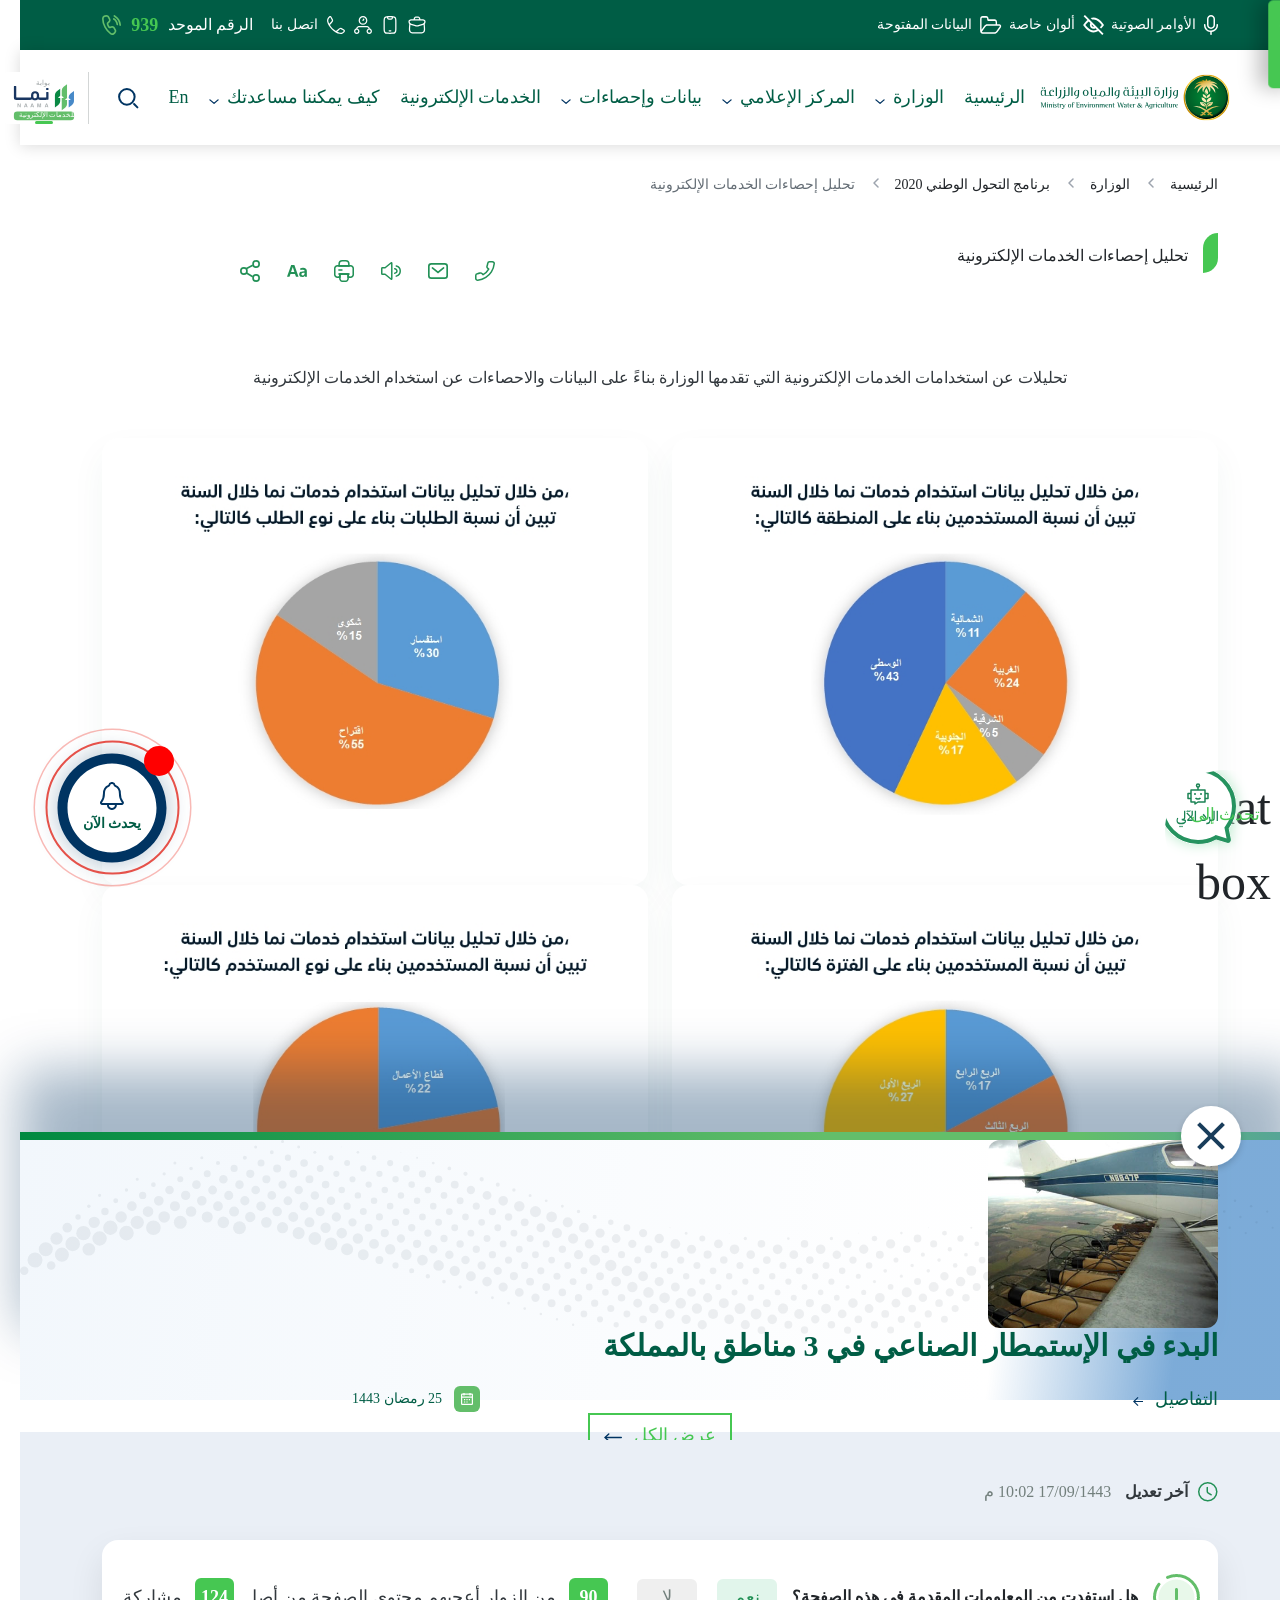
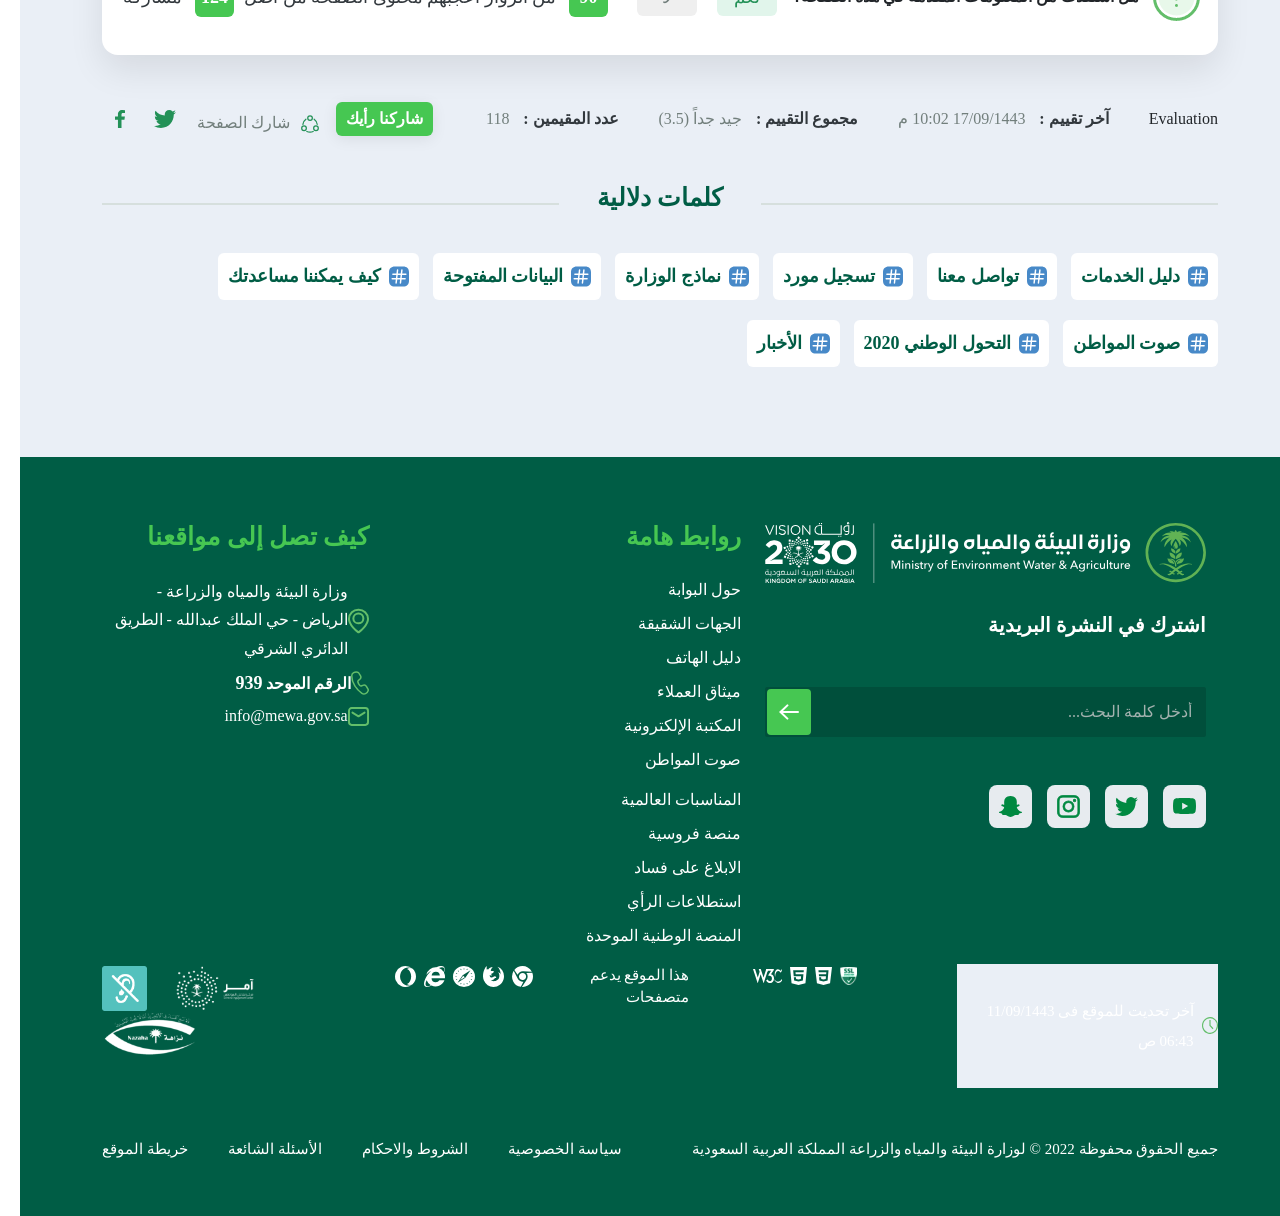
<file: ar/E-services statistics.html>
<!DOCTYPE html>
<html lang="ar">
  <head>
    <!-- Required meta tags -->
    <meta charset="utf-8" />
    <meta
      name="viewport"
      content="width=device-width, initial-scale=1, shrink-to-fit=no"
    />
    <!--  owl carousel CSS -->
    <link rel="stylesheet" href="../assets/css/owl.carousel.min.css" />
    <link rel="stylesheet" href="../assets/css/owl.theme.default.css" />
    <!-- swiper CSS -->
    <link rel="stylesheet" href="../assets/css/swiper-bundle.min.css"/>
    <!-- Bootstrap CSS -->
    <link rel="stylesheet" href="../assets/css/bootstrap.min.css" />

    <!--  Font Awesome CSS -->
    <link rel="stylesheet" href="../assets/css/all.min.css" />

    <!-- custom style -->
    <link rel="stylesheet" href="../assets/css/styleRTL.css" />

     <!-- inner-pages style -->
     <link rel="stylesheet" href="../assets/css/inner-pages.css" />


    <title>home</title>
  </head>

  <body>
    <!-- AO start navbar -->
    <div class="navBar">
      <div class="customContainer container">
        <div class="row">
          <div class="col-md-6">
            <div class="linksNB">
              <ul>
                <li>
                  <a href="#">
                    <img src="../assets/images/home/voiceIcon.svg" alt="" />
                    <span>الأوامر الصوتية</span>
                  </a>
                </li>
                <li>
                  <a href="#">
                    <img src="../assets/images/home/eye-no.svg" alt="" />
                    <span>ألوان خاصة </span>
                  </a>
                </li>
                <li>
                  <a href="#">
                    <img src="../assets/images/home/folder.svg" alt="" />
                    <span>البيانات المفتوحة </span>
                  </a>
                </li>
              </ul>
            </div>
          </div>
          <div class="col-md-6">
            <div class="linksNB textLeft">
              <ul>
                <li>
                  <a href="#">
                    <img src="../assets/images/home/Page1.svg" alt="" />
                  </a>
                </li>
                <li>
                  <a href="#">
                    <img src="../assets/images/home/Mobile.svg" alt="" />
                  </a>
                </li>
                <li>
                  <a href="#">
                    <img src="../assets/images/home/data.svg" alt="" />
                  </a>
                </li>
                <li>
                  <a href="#">
                    <img src="../assets/images/home/phone.svg" alt="" />
                    <span> اتصل بنا </span>
                  </a>
                </li>
                <li class="paddingGap">
                  <a href="#">
                    <span> الرقم الموحد </span>
                    <strong>939</strong>
                    <img src="../assets/images/home/PHONEGreen.svg" alt="" />
                  </a>
                </li>
              </ul>
            </div>
          </div>
        </div>
      </div>
    </div>
    <!--- end navbar -->
    <!-- AO start menu  -->
    <div class="menuBg">
      <div class="customContainer container">
        <nav
          class="navbar navbarCustom navbar-expand-lg navbar-light bg-light sticky"
        >
          <a class="navbar-brand" href="#">
            <img src="../assets/images/home/Logo.svg" alt="" />
          </a>
          <button
            class="navbar-toggler"
            type="button"
            data-bs-toggle="collapse"
            data-bs-target="#navbarSupportedContent"
            aria-controls="navbarSupportedContent"
            aria-expanded="false"
            aria-label="Toggle navigation"
          >
            <span class="navbar-toggler-icon"></span>
          </button>

          <div class="collapse navbar-collapse" id="navbarSupportedContent">
            <ul class="navbar-nav mr-auto">
              <!-- AO start single link -->
              <li class="nav-item">
                <a class="nav-link" href="#"
                  >الرئيسية</a
                >
              </li>
              <!-- end single link -->
              <!-- AO start menu mega -->
              <li class="nav-item dropdown">
                <a
                  class="nav-link dropdown-toggle"
                  href="#"
                  id="navbarDropdown"
                  role="button"
                  data-bs-toggle="dropdown"
                  aria-haspopup="true"
                  aria-expanded="false"
                >
                  الوزارة
                </a>
                <div class="dropdown-menu" aria-labelledby="navbarDropdown">
                  <div class="container">
                    <div class="row">
                      <div class="col-md-6 col-lg-3">
                        <div class="colMenu">
                          <h4>عن الوزارة</h4>
                          <ul>
                            <li><a href="https://www.google.com/">نبذة عن الوزارة  {https://www.google.com/}  </a></li>
                            <li><a href="#">الرؤية والرسالة والأهداف</a></li>
                            <li><a href="#">دليل الهوية المرئية</a></li>
                            <li><a href="#">الهيكل التنظيمي</a></li>
                            <li><a href="#">الجهات الشقيقة</a></li>
                            <li><a href="#">نبذة عن الوزارة</a></li>
                            <li><a href="#">الرؤية والرسالة والأهداف</a></li>
                            <li><a href="#">دليل الهوية المرئية</a></li>
                            <li><a href="#">الهيكل التنظيمي</a></li>
                            <li><a href="#">الجهات الشقيقة</a></li>
                          </ul>
                        </div>
                      </div>
                      <!-- end col -->
                      <div class="col-md-6 col-lg-3">
                        <div class="colMenu">
                          <h4>عن الوزارة</h4>
                          <ul>
                            <li><a href="#">نبذة عن الوزارة</a></li>
                            <li><a href="#">الرؤية والرسالة والأهداف</a></li>
                            <li><a href="#">دليل الهوية المرئية</a></li>
                            <li><a href="#">الهيكل التنظيمي</a></li>
                            <li><a href="#">الجهات الشقيقة</a></li>
                            <li><a href="#">نبذة عن الوزارة</a></li>
                            <li><a href="#">الرؤية والرسالة والأهداف</a></li>
                            <li><a href="#">دليل الهوية المرئية</a></li>
                            <li><a href="#">الهيكل التنظيمي</a></li>
                            <li><a href="#">الجهات الشقيقة</a></li>
                          </ul>
                        </div>
                      </div>
                      <!-- end col -->
                      <div class="col-md-6 col-lg-3">
                        <div class="colMenu">
                          <h4>عن الوزارة</h4>
                          <ul>
                            <li><a href="#">نبذة عن الوزارة</a></li>
                            <li><a href="#">الرؤية والرسالة والأهداف</a></li>
                            <li><a href="#">دليل الهوية المرئية</a></li>
                            <li><a href="#">الهيكل التنظيمي</a></li>
                            <li><a href="#">الجهات الشقيقة</a></li>
                            <li><a href="#">نبذة عن الوزارة</a></li>
                            <li><a href="#">الرؤية والرسالة والأهداف</a></li>
                            <li><a href="#">دليل الهوية المرئية</a></li>
                            <li><a href="#">الهيكل التنظيمي</a></li>
                            <li><a href="#">الجهات الشقيقة</a></li>
                          </ul>
                        </div>
                      </div>
                      <!-- end col -->
                      <div class="col-md-6 col-lg-3">
                        <div class="colMenu">
                          <h4>عن الوزارة</h4>
                          <ul>
                            <li><a href="#">نبذة عن الوزارة</a></li>
                            <li><a href="#">الرؤية والرسالة والأهداف</a></li>
                            <li><a href="#">دليل الهوية المرئية</a></li>
                            <li><a href="#">الهيكل التنظيمي</a></li>
                            <li><a href="#">الجهات الشقيقة</a></li>
                            <li><a href="#">نبذة عن الوزارة</a></li>
                            <li><a href="#">الرؤية والرسالة والأهداف</a></li>
                            <li><a href="#">دليل الهوية المرئية</a></li>
                            <li><a href="#">الهيكل التنظيمي</a></li>
                            <li><a href="#">الجهات الشقيقة</a></li>
                          </ul>
                        </div>
                      </div>
                      <!-- end col -->
                    </div>
                  </div>
                </div>
              </li>
              <!-- end menu mega -->
              <!-- AO start menu mega -->
              <li class="nav-item dropdown">
                <a
                  class="nav-link dropdown-toggle"
                  href="#"
                  id="navbarDropdown"
                  role="button"
                  data-bs-toggle="dropdown"
                  aria-haspopup="true"
                  aria-expanded="false"
                >
                  المركز الإعلامي
                </a>
                <div class="dropdown-menu" aria-labelledby="navbarDropdown">
                  <div class="container">
                    <div class="row">
                      <div class="col-md-6 col-lg-3">
                        <div class="colMenu">
                          <h4>title</h4>
                          <ul>
                            <li><a href="#">link</a></li>
                            <li><a href="#">link</a></li>
                            <li><a href="#">link</a></li>
                            <li><a href="#">link</a></li>
                            <li><a href="#">link</a></li>
                            <li><a href="#">link</a></li>
                            <li><a href="#">link</a></li>
                            <li><a href="#">link</a></li>
                            <li><a href="#">link</a></li>
                          </ul>
                        </div>
                      </div>
                      <div class="col-md-6 col-lg-3">
                        <div class="colMenu">
                          <h4>title</h4>
                          <ul>
                            <li><a href="#">link</a></li>
                            <li><a href="#">link</a></li>
                            <li><a href="#">link</a></li>
                            <li><a href="#">link</a></li>
                            <li><a href="#">link</a></li>
                            <li><a href="#">link</a></li>
                            <li><a href="#">link</a></li>
                            <li><a href="#">link</a></li>
                            <li><a href="#">link</a></li>
                          </ul>
                        </div>
                      </div>
                      <div class="col-md-6 col-lg-3">
                        <div class="colMenu">
                          <h4>title</h4>
                          <ul>
                            <li><a href="#">link</a></li>
                            <li><a href="#">link</a></li>
                            <li><a href="#">link</a></li>
                            <li><a href="#">link</a></li>
                            <li><a href="#">link</a></li>
                            <li><a href="#">link</a></li>
                            <li><a href="#">link</a></li>
                            <li><a href="#">link</a></li>
                            <li><a href="#">link</a></li>
                          </ul>
                        </div>
                      </div>
                      <div class="col-md-6 col-lg-3">
                        <div class="colMenu">
                          <h4>title</h4>
                          <ul>
                            <li><a href="#">link</a></li>
                            <li><a href="#">link</a></li>
                            <li><a href="#">link</a></li>
                            <li><a href="#">link</a></li>
                            <li><a href="#">link</a></li>
                            <li><a href="#">link</a></li>
                            <li><a href="#">link</a></li>
                            <li><a href="#">link</a></li>
                            <li><a href="#">link</a></li>
                          </ul>
                        </div>
                      </div>
                    </div>
                  </div>
                </div>
              </li>
              <!-- AO end menu mega -->
              <li class="nav-item dropdown">
                <a
                  class="nav-link dropdown-toggle"
                  href="#"
                  id="navbarDropdown"
                  role="button"
                  data-bs-toggle="dropdown"
                  aria-haspopup="true"
                  aria-expanded="false"
                >
                  بيانات وإحصاءات
                </a>
                <div class="dropdown-menu" aria-labelledby="navbarDropdown">
                  <div class="container">
                    <div class="row">
                      <div class="col-md-6 col-lg-3">
                        <div class="colMenu">
                          <h4>title</h4>
                          <ul>
                            <li><a href="#">link</a></li>
                            <li><a href="#">link</a></li>
                            <li><a href="#">link</a></li>
                            <li><a href="#">link</a></li>
                            <li><a href="#">link</a></li>
                            <li><a href="#">link</a></li>
                            <li><a href="#">link</a></li>
                            <li><a href="#">link</a></li>
                            <li><a href="#">link</a></li>
                          </ul>
                        </div>
                      </div>
                      <div class="col-md-6 col-lg-3">
                        <div class="colMenu">
                          <h4>title</h4>
                          <ul>
                            <li><a href="#">link</a></li>
                            <li><a href="#">link</a></li>
                            <li><a href="#">link</a></li>
                            <li><a href="#">link</a></li>
                            <li><a href="#">link</a></li>
                            <li><a href="#">link</a></li>
                            <li><a href="#">link</a></li>
                            <li><a href="#">link</a></li>
                            <li><a href="#">link</a></li>
                          </ul>
                        </div>
                      </div>
                      <div class="col-md-6 col-lg-3">
                        <div class="colMenu">
                          <h4>title</h4>
                          <ul>
                            <li><a href="#">link</a></li>
                            <li><a href="#">link</a></li>
                            <li><a href="#">link</a></li>
                            <li><a href="#">link</a></li>
                            <li><a href="#">link</a></li>
                            <li><a href="#">link</a></li>
                            <li><a href="#">link</a></li>
                            <li><a href="#">link</a></li>
                            <li><a href="#">link</a></li>
                          </ul>
                        </div>
                      </div>
                      <div class="col-md-6 col-lg-3">
                        <div class="colMenu">
                          <h4>title</h4>
                          <ul>
                            <li><a href="#">link</a></li>
                            <li><a href="#">link</a></li>
                            <li><a href="#">link</a></li>
                            <li><a href="#">link</a></li>
                            <li><a href="#">link</a></li>
                            <li><a href="#">link</a></li>
                            <li><a href="#">link</a></li>
                            <li><a href="#">link</a></li>
                            <li><a href="#">link</a></li>
                          </ul>
                        </div>
                      </div>
                    </div>
                  </div>
                </div>
              </li>
              <!-- end menu mega -->
              <!-- AO start single link -->
              <li class="nav-item">
                <a class="nav-link" href="#">الخدمات الإلكترونية</a>
              </li>
              <!-- end single link -->
              <li class="nav-item dropdown">
                <a
                  class="nav-link dropdown-toggle"
                  href="#"
                  id="navbarDropdown"
                  role="button"
                  data-bs-toggle="dropdown"
                  aria-haspopup="true"
                  aria-expanded="false"
                >
                  كيف يمكننا مساعدتك
                </a>
                <div class="dropdown-menu" aria-labelledby="navbarDropdown">
                  <div class="container">
                    <div class="row">
                      <div class="col-md-6 col-lg-3">
                        <div class="colMenu">
                          <h4>title</h4>
                          <ul>
                            <li><a href="#">link</a></li>
                            <li><a href="#">link</a></li>
                            <li><a href="#">link</a></li>
                            <li><a href="#">link</a></li>
                            <li><a href="#">link</a></li>
                            <li><a href="#">link</a></li>
                            <li><a href="#">link</a></li>
                            <li><a href="#">link</a></li>
                            <li><a href="#">link</a></li>
                          </ul>
                        </div>
                      </div>
                      <div class="col-md-6 col-lg-3">
                        <div class="colMenu">
                          <h4>title</h4>
                          <ul>
                            <li><a href="#">link</a></li>
                            <li><a href="#">link</a></li>
                            <li><a href="#">link</a></li>
                            <li><a href="#">link</a></li>
                            <li><a href="#">link</a></li>
                            <li><a href="#">link</a></li>
                            <li><a href="#">link</a></li>
                            <li><a href="#">link</a></li>
                            <li><a href="#">link</a></li>
                          </ul>
                        </div>
                      </div>
                      <div class="col-md-6 col-lg-3">
                        <div class="colMenu">
                          <h4>title</h4>
                          <ul>
                            <li><a href="#">link</a></li>
                            <li><a href="#">link</a></li>
                            <li><a href="#">link</a></li>
                            <li><a href="#">link</a></li>
                            <li><a href="#">link</a></li>
                            <li><a href="#">link</a></li>
                            <li><a href="#">link</a></li>
                            <li><a href="#">link</a></li>
                            <li><a href="#">link</a></li>
                          </ul>
                        </div>
                      </div>
                      <div class="col-md-6 col-lg-3">
                        <div class="colMenu">
                          <h4>title</h4>
                          <ul>
                            <li><a href="#">link</a></li>
                            <li><a href="#">link</a></li>
                            <li><a href="#">link</a></li>
                            <li><a href="#">link</a></li>
                            <li><a href="#">link</a></li>
                            <li><a href="#">link</a></li>
                            <li><a href="#">link</a></li>
                            <li><a href="#">link</a></li>
                            <li><a href="#">link</a></li>
                          </ul>
                        </div>
                      </div>
                    </div>
                  </div>
                </div>
              </li>
              <!-- end menu mega -->
              <!-- AO start single link -->
              <li class="nav-item">
                <a class="nav-link" href="#">En</a>
              </li>
              <li class="nav-item searchBNT">
                <button
                type="button" class="btn btn-primary" data-bs-toggle="modal" data-bs-target="#exampleModal"
                >
                  <img src="../assets/images/home/SearchMenu.svg" alt="" />
                </button>
              </li>
              <!-- end single link -->
            </ul>
            <!-- start logo -->
            <a class="navbar-brand borderWidth" href="#">
              <img src="../assets/images/home/Nama.svg" alt="" />
            </a>
            <!-- end logo -->
          </div>
        </nav>
      </div>
    </div>
    <!-- start popup search -->
    <!-- Button trigger modal -->
    <div class="modal modalSearch fade" id="exampleModal" tabindex="-1" aria-labelledby="exampleModalLabel" aria-hidden="true">
      <div class="modal-dialog" role="document">
        <div class="modal-content">
          <div class="modal-body">
            <div class="SearchCustom">
              <div class="forGroup">
                <input
                  type="text"
                  class="searchInput"
                  value=""
                  placeholder="أدخل كلمة البحث..."
                />
                <button type="submit" class="searchSubmit">
                  <img src="../assets/images/home/SearchPopup.svg" alt="" />
                </button>
              </div>
              <div class="boxSloce">
                <button
                button type="button" class="btn btn-secondary" data-bs-dismiss="modal"
                >
                  <img src="../assets/images/home/closeSearch.svg" alt="" />
                </button>
              </div>
            </div>
          </div>
        </div>
      </div>
    </div>
    <!-- End popup search -->

        <!-- start breadcrumb -->
        <div class="breadcrumbSec">
          <div class="container">
              <div class="row">
                  <div class="col-md-12">
                      <ul class="breadcrumb">
                          <li><a href="#">الرئيسية</a></li>
                          <li><a href="#">الوزارة</a></li>
                          <li><a href="#">
                            برنامج التحول الوطني 2020
                          </a></li>

                          <li>تحليل إحصاءات الخدمات الإلكترونية</li>
                      </ul>
                  </div>
                  <!-- end breadcrumb -->
                  <div class="col-md-6">
                      <h2 class="font35pxBold patternIcon ">
                        تحليل إحصاءات الخدمات الإلكترونية
                      </h2>
                  </div>
                  <!-- end heading -->
                  <div class="col-md-6">
                      <ul class="socialBC">
                          <li>
                              <a href="#">
                                  <img src="../assets/images/shared/phone.svg" alt="">
                              </a>
                          </li>
                          <!-- end list item -->
                          <li>
                              <a href="#">
                                  <img src="../assets/images/shared/mail.svg" alt="">
                              </a>
                          </li>
                          <!-- end list item -->
                          <li>
                              <ul class="innderSocial">
                                  <li>
                                      speaker
                                  </li>
                              </ul>
                              <a href="#">
                                  <img src="../assets/images/shared/Sound-level.svg" alt="">
                              </a>
                          </li>
                          <!-- end list item -->
                          <li>
                              <a href="#">
                                  <img src="../assets/images/shared/printer.svg" alt="">
                              </a>
                          </li>
                          <!-- end list item -->
                          <li>
                              <ul class="innderSocial increaseFont">
                                  <li>
                                      <a href="#">
                                          +A
                                      </a>
                                  </li>
                                  <li>
                                      <a href="#">
                                         A
                                      </a>
                                  </li>
                                  <li>
                                      <a href="#">
                                          -A
                                      </a>
                                  </li>
                              </ul>
                              <a href="#">
                                  <img src="../assets/images/shared/Aa.svg" alt="">   
                              </a>
                          </li>
                          <!-- end list item -->
                          <li>
                              <ul class="innderSocial socialPostion">
                                  <li>
                                      <a href="#">
                                          <img src="../assets/images/shared/tw.svg" alt="" srcset="">
                                      </a>
                                  </li>
                                  <li>
                                      <a href="#">
                                          <img src="../assets/images/shared/bxl-facebook.svg" alt="" srcset="">
                                      </a>
                                  </li>
                                  <li>
                                      <a href="#">
                                          <img src="../assets/images/shared/bxl-linkedin.svg" alt="" srcset="">
                                      </a>
                                  </li>
                                  <li>
                                      <a href="#">
                                          <img src="../assets/images/shared/bxl-facebook.svg" alt="" srcset="">
                                      </a>
                                  </li>
                              </ul>
                              <a href="#">
                                  <img src="../assets/images/shared/share.svg" alt="">
                              </a>
                          </li>
                          <!-- end list item -->
                      </ul>
                  </div>
                  <!-- end social -->
              </div>
          </div>
      </div>
      <!-- End breadcrumb -->


    <!-- End men8u -->

    
<section class="inner">
  <div class="container">
    <div class="row">
      <div class="col-12">
        <p class="main-chats-p">
          تحليلات عن استخدامات الخدمات الإلكترونية التي تقدمها الوزارة بناءً على البيانات والاحصاءات عن استخدام الخدمات الإلكترونية
        </p>
      </div>
      <div class="col-lg-6">
        <div class="charts">
          <img src="../assets/images/E-services statistics/ch1.jpg" alt="">
        </div>
      </div>
      <div class="col-lg-6">
        <div class="charts">
          <img src="../assets/images/E-services statistics/ch2.jpg" alt="">
        </div>
      </div>
      <div class="col-lg-6">
        <div class="charts">
          <img src="../assets/images/E-services statistics/ch3.jpg" alt="">
        </div>
      </div>
      <div class="col-lg-6">
        <div class="charts">
          <img src="../assets/images/E-services statistics/ch4.jpg" alt="">
        </div>
      </div>
    </div>
  </div>
</section>


       <!-- start Evaluation -->
       <div class="Evaluation">
        <div class="container">
            <div class="row">
                <div class="col-md-12">
                    <div class="lastEdit">
                        <img src="../assets/images/shared/clockGreen.png" alt="">
                        <p class="evaluationBox">
                            <strong>آخر تعديل</strong>
                           <span> ‏17/09/1443 10:02 م</span>
                        </p>
                    </div>
                </div>
                <!-- end box -->
                <div class="col-md-12">
                    <div class="alertEvaluation">
                        <div class="right">
                            <img src="../assets/images/shared/info-circleGreen.png" alt="">
                        <strong>هل استفدت من المعلومات المقدمة في هذه الصفحة؟</strong>
                        <button class="btnSmall btnGreen">نعم</button>
                        <button class="btnSmall btnGray">لا</button>
                        </div>
                        <div class="left">
                            <p>
                                <span class="number">90</span>
                                من الزوار أعجبهم محتوى الصفحة من أصل
                            </p>
                            <p>
                                <span class="number">124</span>
                                مشاركة
                            </p>

                        </div>
                    </div>
                </div>
                <!-- end box -->
                <div class="col-md-12">
                <div class="evaDetails">
                    <div class="right">
                        <div class="EvaluationRadio">Evaluation</div>
                        <p class="evaluationBox">
                            <strong>آخر تقييم :</strong>
                           <span> ‏17/09/1443 10:02 م</span>
                        </p>
                        <p class="evaluationBox">
                            <strong> مجموع التقييم :</strong>
                            <span>جيد جداً (3.5)</span>
                        </p>
                        <p class="evaluationBox">
                            <strong>عدد المقيمين :</strong>
                            <span>118</span>
                        </p>
                        <a href="#" class="greenLink">شاركنا رأيك</a>
                    </div>
                    <div class="left sharePage">
                        <img src="../assets/images/shared/shareEva.svg" alt="">
                        <span>شارك الصفحة</span>
                        <a href="#">
                          <img src="../assets/images/shared/tw.svg" alt="">
                        </a>
                        <a href="#">
                          <img src="../assets/images/shared/bxl-facebook.svg" alt="">
                        </a>
                    </div>
                </div>
                </div>
                <!-- end box -->
                <div class="col-md-12">
                    <h3 class="tagHeading">
                        كلمات دلالية
                    </h3>
                    <div class="boxTagsShared">
                        <a href="#">
                          <img src="../assets/images/home/hashtag.svg" alt="">
                          <span>دليل الخدمات</span>
                        </a>
                        <!-- end link -->
                        <a href="#">
                          <img src="../assets/images/home/hashtag.svg" alt="">
                          <span>تواصل معنا</span>
                        </a>
                        <!-- end link -->
                        <a href="#">
                          <img src="../assets/images/home/hashtag.svg" alt="">
                          <span>تسجيل مورد</span>
                        </a>
                        <!-- end link -->
                        <a href="#">
                          <img src="../assets/images/home/hashtag.svg" alt="">
                          <span>نماذج الوزارة</span>
                        </a>
                        <!-- end link -->
                        <a href="#">
                          <img src="../assets/images/home/hashtag.svg" alt="">
                          <span>البيانات المفتوحة</span>
                        </a>
                        <!-- end link -->
                        <a href="#">
                          <img src="../assets/images/home/hashtag.svg" alt="">
                          <span>كيف يمكننا مساعدتك</span>
                        </a>
                        <!-- end link -->
                        <a href="#">
                          <img src="../assets/images/home/hashtag.svg" alt="">
                          <span>صوت المواطن</span>
                        </a>
                        <!-- end link -->
                        <a href="#">
                          <img src="../assets/images/home/hashtag.svg" alt="">
                          <span>التحول الوطني 2020</span>
                        </a>
                        <!-- end link -->
                        <a href="#">
                          <img src="../assets/images/home/hashtag.svg" alt="">
                          <span>الأخبار</span>
                        </a>
                        <!-- end link -->
                      </div>
                </div>
            </div>
        </div>
    </div>
    <!-- end Evaluation -->

    <!-- Start happening Now -->
    <div class="happeningNow">
      <div class="container">
        <div class="swiper swiperMain">
          <!-- Additional required wrapper -->
          <div class="swiper-wrapper">
            <!-- Slides -->
            <div class="swiper-slide">
              <div class="boxHN">
                <div class="boxImgHN patternIcon">
                  <img src="../assets/images/home/HN1.svg" alt="">
                </div>
                <div class="boxTextHN">
                  <h2>البدء في الإستمطار الصناعي في 3 مناطق بالمملكة</h2>
                  <div class="forFlex">
                    <a href="" class="moreHn">
                      <span>التفاصيل</span>
                      <img src="../assets/images/home/arrowMore.svg" alt="">
                    </a>
                    <div class="date">
                      <img src="../assets/images/home/dateHN.svg" alt="">
                      <span>‏25 رمضان 1443</span>
                      
                    </div>
                  </div>
                </div>
                <div class="moreBox">
                  <a href="" class="btnArrow">
                    <span>عرض الكل</span>
                    <img src="../assets/images/home/arrowBlue.svg" alt="">
                  </a>
                </div>
              </div>
            </div>
            <!-- end slid -->
            <div class="swiper-slide">
              <div class="boxHN">
                <div class="boxImgHN">
                  <img src="../assets/images/home/HN2.svg" alt="">
                </div>
                <div class="boxTextHN">
                  <h2>البدء في الإستمطار الصناعي في 3 مناطق بالمملكة</h2>
                  <div class="forFlex">
                    <a href="" class="moreHn">
                      <span>التفاصيل</span>
                      <img src="../assets/images/home/arrowMore.svg" alt="">
                    </a>
                    <div class="date">
                      <img src="../assets/images/home/dateHN.svg" alt="">
                      <span>‏25 رمضان 1443</span>
                      
                    </div>
                  </div>
                </div>
                <div class="moreBox">
                  <a href="" class="btnArrow">
                    <span>عرض الكل</span>
                    <img src="../assets/images/home/arrowBlue.svg" alt="">
                  </a>
                </div>
              </div>
            </div>
            <!-- end slid -->
          </div>
          <!-- If we need pagination -->
          <!-- <div class="swiper-pagination"></div> -->
        
          <!-- If we need navigation buttons -->
          <div class="swiper-button-prev"></div>
          <div class="swiper-button-next"></div>
        
          <!-- If we need scrollbar -->
          <!-- <div class="swiper-scrollbar"></div> -->
        </div>
        <!-- end  -->
        <img src="../assets/images/home/closeX.svg" alt="" class="closeUp HappensNowOpen">
      </div>
    </div>
   <!-- end Start happening Now -->
 
   

    <a href="#" class="HappensNowPuple HappensNowOpen">
      <img src="../assets/images/home/HappensNow_PupleEmp.png" alt="">
      <img class="asbo" src="../assets/images/home/notifications-outline.svg" alt="">
      <span>يحدث الآن</span>
      <strong class="animatedCr"></strong>

    </a>

    <a href="#" class="chatNow">
      <img src="../assets/images/home/Chat.svg" alt="">
      <span>تحدث إلى</span>
    </a>
    <div class="chatNowBox">
      chat box
    </div>
    <!-- AO start footer -->
    <footer>
      <a href="#" class="scrollTop">
        <img src="../assets/images/home/ScrollTop.svg" alt="">
        <span class="font16Roma">العودة للأعلى</span>
      </a>
      <div class="container">
        <div class="row">
          <div class="col-md-6 col-lg-5">
            <div class="logoFooter">
              <img src="../assets/images/home/Logo-group.svg" alt="" />
              <h4>اشترك في النشرة البريدية</h4>
            </div>
            <!-- end logo -->
            <div class="SearchCustom">
              
              <form class="forGroup">
                <input
                 type="email"
                  class="searchInput"
                  placeholder="أدخل كلمة البحث..."
                />
                <button type="submit" class="searchSubmit">
                  <img src="../assets/images/home/arrowleft.svg" alt="" />
                </button>
              </form>
            </div>
            <!-- end subscribe -->
            <ul class="socialIcon">
              <li>
                <a href=""
                  ><img src="../assets/images/home/footerYout.svg" alt=""
                /></a>
              </li>
              <li>
                <a href=""
                  ><img src="../assets/images/home/FTwetter.svg" alt=""
                /></a>
              </li>
              <li>
                <a href=""
                  ><img src="../assets/images/home/Finsta.svg" alt=""
                /></a>
              </li>
              <li>
                <a href=""
                  ><img src="../assets/images/home/Fsnapchat.svg" alt=""
                /></a>
              </li>
            </ul>
            <!-- end social -->
          </div>
          <!-- end col -->
          <div class="col-md-6 col-lg-4">
            <div class="footerLinks ">
              <h4>روابط هامة</h4>
              <div class="twoCol">
                <ul>
                  <li><a href="#">حول البوابة</a></li>
                  <li><a href="#">الجهات الشقيقة </a></li>
                  <li><a href="#">دليل الهاتف </a></li>
                  <li><a href="#">ميثاق العملاء </a></li>
                  <li><a href="#">المكتبة الإلكترونية </a></li>
                  <li><a href="#">صوت المواطن</a></li>
                </ul>
                <ul>
                  <li><a href="#">المناسبات العالمية </a></li>
                  <li><a href="#">منصة فروسية </a></li>
                  <li><a href="#">الابلاغ على فساد </a></li>
                  <li><a href="#">استطلاعات الرأي </a></li>
                  <li><a href="#">المنصة الوطنية الموحدة</a></li>
                </ul>
              </div>

            </div>
          </div>
          <!-- end col -->
          <div class="col-md-6 col-lg-3">
            <div class="footerLinks contactUsCl">
              <h4> كيف تصل إلى مواقعنا</h4>
              <ul>
                <li>
                  <a href="#">
                    <img src="../assets/images/home/location.svg" alt="" />
                    <span
                      >وزارة البيئة والمياه والزراعة - الرياض - حي الملك عبدالله
                      - الطريق الدائري الشرقي</span
                    >
                  </a>
                </li>
                <li>
                  <a href="#" class="fontBold">
                    <img src="../assets/images/home/footerPhone.svg" alt="" />
                    <span>الرقم الموحد <strong>939</strong></span>
                  </a>
                </li>
                <li>
                  <a href="#">
                    <img src="../assets/images/home/footermail.svg" alt="" />
                    <span>info@mewa.gov.sa</span>
                  </a>
                </li>
              </ul>
            </div>
          </div>
          <!-- end col -->
        </div>
        <!-- end row -->
        <div class="row">
          <div class="col-md-3 col-md-3">
            <div class="lastUpdate">
              <img src="../assets/images/home/Update.svg" alt="" />
              <p>آخر تحديت للموقع فى 11/09/1443 06:43 ص</p>
            </div>
          </div>
          <!-- end col -->
          <div class="col-md-6">
            <div class="websiteSupport">
              <ul>
                <li><img src="../assets/images/home/FSlogo1.svg" alt="" /></li>
                <li><img src="../assets/images/home/FSlogo2.svg" alt="" /></li>
                <li><img src="../assets/images/home/FSlogo3.svg" alt="" /></li>
                <li><img src="../assets/images/home/FSlogo4.svg" alt="" /></li>
              </ul>
              <ul>
                <li>هذا الموقع يدعم متصفحات</li>
                <li><img src="../assets/images/home/FSlogo01.svg" alt="" /></li>
                <li><img src="../assets/images/home/FSlogo02.svg" alt="" /></li>
                <li><img src="../assets/images/home/FSlogo03.svg" alt="" /></li>
                <li><img src="../assets/images/home/FSlogo04.svg" alt="" /></li>
                <li><img src="../assets/images/home/FSlogo05.svg" alt="" /></li>
              </ul>
            </div>
          </div>
          <!-- end col -->
          <div class="col-md-3">
            <div class="imgsFooter">
              <img src="../assets/images/home/ls1.svg" alt="" />
              <img src="../assets/images/home/ls2.svg" alt="" />
              <img src="../assets/images/home/ls3.svg" alt="" />
            </div>
          </div>
        </div>
        <!-- end row -->
        <div class="row">
          <div class="col-md-12">
            <div class="reservedBar">
              <ul>
                <li>
                  جميع الحقوق محفوظة 2022 © لوزارة البيئة والمياه والزراعة
                  المملكة العربية السعودية
                </li>
                <li><a href="#">سياسة الخصوصية</a></li>
                <li><a href="#">الشروط والاحكام</a></li>
                <li><a href="#">الأسئلة الشائعة</a></li>
                <li><a href="#">خريطة الموقع</a></li>
              </ul>
            </div>
          </div>
        </div>
      </div>
      <!-- end container -->
    </footer>
    <!-- end footer -->
    <script src="../assets/js/jQueryV3.5.js"></script>
    <script src="../assets/js/owl.carousel.min.js"></script>
    <script src="../assets/js/swiper-bundle.min.js"></script>
    <script src="../assets/js/bootstrap.bundle.min.js"></script>
    <script src="../assets/js/jquery.counterup.min.js"></script>
    <script src="../assets/js/indexMap.js"></script>
    <script src="../assets/js/custom.js"></script>

    <script>
  jQuery(function ($) {
    "use strict";
    
    var counterUp = window.counterUp["default"]; // import counterUp from "counterup2"
    
    var $counters = $(".counter");
    
    
    
    /* Start counting, do this on DOM ready or with Waypoints. */
    $counters.each(function (ignore, counter) {
      var waypoint = new Waypoint({
        element: $(this),
        handler: function () {
          counterUp(counter, {
                  duration: 2000,
                  delay: 10
                });
                // this.destroy();
              },
              offset: 'bottom-in-view',
            });
          });
          
        });


    </script>
  </body>
</html>
</file>
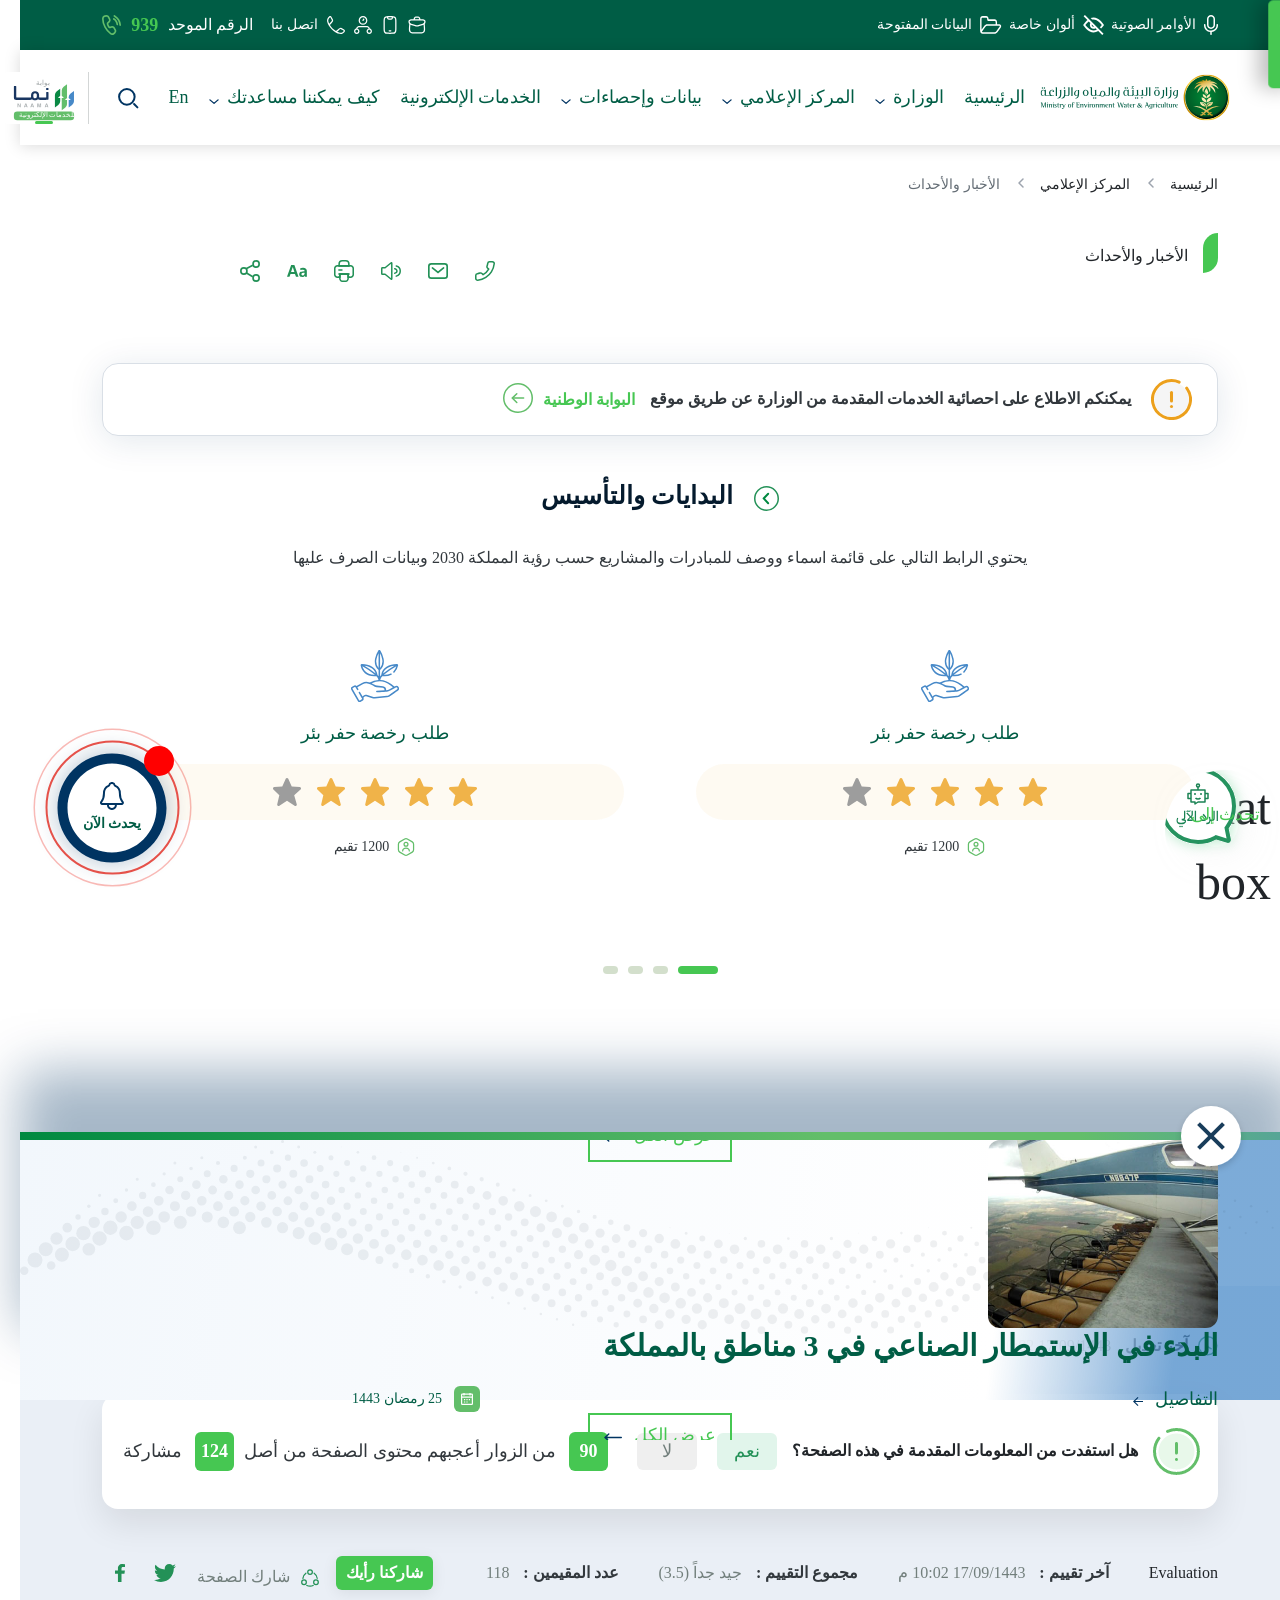
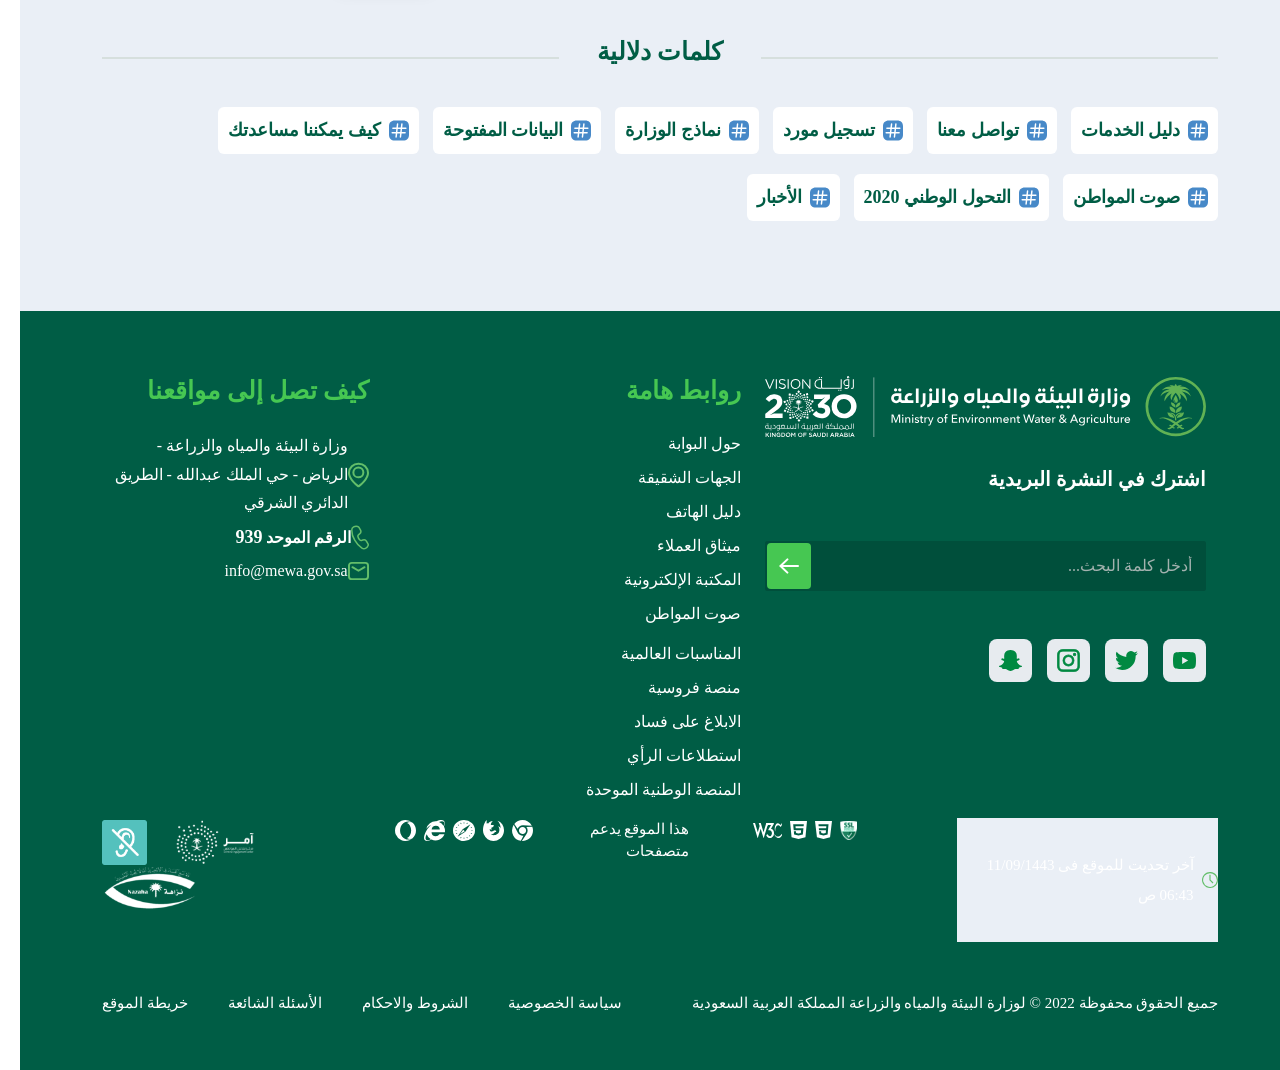
<file: ar/feedback.html>
<!DOCTYPE html>
<html lang="ar">
  <head>
    <!-- Required meta tags -->
    <meta charset="utf-8" />
    <meta
      name="viewport"
      content="width=device-width, initial-scale=1, shrink-to-fit=no"
    />
    <!--  owl carousel CSS -->
    <link rel="stylesheet" href="../assets/css/owl.carousel.min.css" />
    <link rel="stylesheet" href="../assets/css/owl.theme.default.css" />
    <!-- swiper CSS -->
    <link rel="stylesheet" href="../assets/css/swiper-bundle.min.css"/>
    <!-- Bootstrap CSS -->
    <link rel="stylesheet" href="../assets/css/bootstrap.min.css" />

    <link rel="stylesheet" href="../assets/css/fancybox.css"/>
    <!--  Font Awesome CSS -->
    <link rel="stylesheet" href="../assets/css/all.min.css" />

    <!-- custom style -->
    <link rel="stylesheet" href="../assets/css/styleRTL.css" />

     <!-- inner-pages style -->
     <link rel="stylesheet" href="../assets/css/inner-pages.css" />


    <title>home</title>
  </head>

  <body>
    <!-- AO start navbar -->
    <div class="navBar">
      <div class="customContainer container">
        <div class="row">
          <div class="col-md-6">
            <div class="linksNB">
              <ul>
                <li>
                  <a href="#">
                    <img src="../assets/images/home/voiceIcon.svg" alt="" />
                    <span>الأوامر الصوتية</span>
                  </a>
                </li>
                <li>
                  <a href="#">
                    <img src="../assets/images/home/eye-no.svg" alt="" />
                    <span>ألوان خاصة </span>
                  </a>
                </li>
                <li>
                  <a href="#">
                    <img src="../assets/images/home/folder.svg" alt="" />
                    <span>البيانات المفتوحة </span>
                  </a>
                </li>
              </ul>
            </div>
          </div>
          <div class="col-md-6">
            <div class="linksNB textLeft">
              <ul>
                <li>
                  <a href="#">
                    <img src="../assets/images/home/Page1.svg" alt="" />
                  </a>
                </li>
                <li>
                  <a href="#">
                    <img src="../assets/images/home/Mobile.svg" alt="" />
                  </a>
                </li>
                <li>
                  <a href="#">
                    <img src="../assets/images/home/data.svg" alt="" />
                  </a>
                </li>
                <li>
                  <a href="#">
                    <img src="../assets/images/home/phone.svg" alt="" />
                    <span> اتصل بنا </span>
                  </a>
                </li>
                <li class="paddingGap">
                  <a href="#">
                    <span> الرقم الموحد </span>
                    <strong>939</strong>
                    <img src="../assets/images/home/PHONEGreen.svg" alt="" />
                  </a>
                </li>
              </ul>
            </div>
          </div>
        </div>
      </div>
    </div>
    <!--- end navbar -->
    <!-- AO start menu  -->
    <div class="menuBg">
      <div class="customContainer container">
        <nav
          class="navbar navbarCustom navbar-expand-lg navbar-light bg-light sticky"
        >
          <a class="navbar-brand" href="#">
            <img src="../assets/images/home/Logo.svg" alt="" />
          </a>
          <button
            class="navbar-toggler"
            type="button"
            data-bs-toggle="collapse"
            data-bs-target="#navbarSupportedContent"
            aria-controls="navbarSupportedContent"
            aria-expanded="false"
            aria-label="Toggle navigation"
          >
            <span class="navbar-toggler-icon"></span>
          </button>

          <div class="collapse navbar-collapse" id="navbarSupportedContent">
            <ul class="navbar-nav mr-auto">
              <!-- AO start single link -->
              <li class="nav-item">
                <a class="nav-link" href="#"
                  >الرئيسية</a
                >
              </li>
              <!-- end single link -->
              <!-- AO start menu mega -->
              <li class="nav-item dropdown">
                <a
                  class="nav-link dropdown-toggle"
                  href="#"
                  id="navbarDropdown"
                  role="button"
                  data-bs-toggle="dropdown"
                  aria-haspopup="true"
                  aria-expanded="false"
                >
                  الوزارة
                </a>
                <div class="dropdown-menu" aria-labelledby="navbarDropdown">
                  <div class="container">
                    <div class="row">
                      <div class="col-md-6 col-lg-3">
                        <div class="colMenu">
                          <h4>عن الوزارة</h4>
                          <ul>
                            <li><a href="https://www.google.com/">نبذة عن الوزارة  {https://www.google.com/}  </a></li>
                            <li><a href="#">الرؤية والرسالة والأهداف</a></li>
                            <li><a href="#">دليل الهوية المرئية</a></li>
                            <li><a href="#">الهيكل التنظيمي</a></li>
                            <li><a href="#">الجهات الشقيقة</a></li>
                            <li><a href="#">نبذة عن الوزارة</a></li>
                            <li><a href="#">الرؤية والرسالة والأهداف</a></li>
                            <li><a href="#">دليل الهوية المرئية</a></li>
                            <li><a href="#">الهيكل التنظيمي</a></li>
                            <li><a href="#">الجهات الشقيقة</a></li>
                          </ul>
                        </div>
                      </div>
                      <!-- end col -->
                      <div class="col-md-6 col-lg-3">
                        <div class="colMenu">
                          <h4>عن الوزارة</h4>
                          <ul>
                            <li><a href="#">نبذة عن الوزارة</a></li>
                            <li><a href="#">الرؤية والرسالة والأهداف</a></li>
                            <li><a href="#">دليل الهوية المرئية</a></li>
                            <li><a href="#">الهيكل التنظيمي</a></li>
                            <li><a href="#">الجهات الشقيقة</a></li>
                            <li><a href="#">نبذة عن الوزارة</a></li>
                            <li><a href="#">الرؤية والرسالة والأهداف</a></li>
                            <li><a href="#">دليل الهوية المرئية</a></li>
                            <li><a href="#">الهيكل التنظيمي</a></li>
                            <li><a href="#">الجهات الشقيقة</a></li>
                          </ul>
                        </div>
                      </div>
                      <!-- end col -->
                      <div class="col-md-6 col-lg-3">
                        <div class="colMenu">
                          <h4>عن الوزارة</h4>
                          <ul>
                            <li><a href="#">نبذة عن الوزارة</a></li>
                            <li><a href="#">الرؤية والرسالة والأهداف</a></li>
                            <li><a href="#">دليل الهوية المرئية</a></li>
                            <li><a href="#">الهيكل التنظيمي</a></li>
                            <li><a href="#">الجهات الشقيقة</a></li>
                            <li><a href="#">نبذة عن الوزارة</a></li>
                            <li><a href="#">الرؤية والرسالة والأهداف</a></li>
                            <li><a href="#">دليل الهوية المرئية</a></li>
                            <li><a href="#">الهيكل التنظيمي</a></li>
                            <li><a href="#">الجهات الشقيقة</a></li>
                          </ul>
                        </div>
                      </div>
                      <!-- end col -->
                      <div class="col-md-6 col-lg-3">
                        <div class="colMenu">
                          <h4>عن الوزارة</h4>
                          <ul>
                            <li><a href="#">نبذة عن الوزارة</a></li>
                            <li><a href="#">الرؤية والرسالة والأهداف</a></li>
                            <li><a href="#">دليل الهوية المرئية</a></li>
                            <li><a href="#">الهيكل التنظيمي</a></li>
                            <li><a href="#">الجهات الشقيقة</a></li>
                            <li><a href="#">نبذة عن الوزارة</a></li>
                            <li><a href="#">الرؤية والرسالة والأهداف</a></li>
                            <li><a href="#">دليل الهوية المرئية</a></li>
                            <li><a href="#">الهيكل التنظيمي</a></li>
                            <li><a href="#">الجهات الشقيقة</a></li>
                          </ul>
                        </div>
                      </div>
                      <!-- end col -->
                    </div>
                  </div>
                </div>
              </li>
              <!-- end menu mega -->
              <!-- AO start menu mega -->
              <li class="nav-item dropdown">
                <a
                  class="nav-link dropdown-toggle"
                  href="#"
                  id="navbarDropdown"
                  role="button"
                  data-bs-toggle="dropdown"
                  aria-haspopup="true"
                  aria-expanded="false"
                >
                  المركز الإعلامي
                </a>
                <div class="dropdown-menu" aria-labelledby="navbarDropdown">
                  <div class="container">
                    <div class="row">
                      <div class="col-md-6 col-lg-3">
                        <div class="colMenu">
                          <h4>title</h4>
                          <ul>
                            <li><a href="#">link</a></li>
                            <li><a href="#">link</a></li>
                            <li><a href="#">link</a></li>
                            <li><a href="#">link</a></li>
                            <li><a href="#">link</a></li>
                            <li><a href="#">link</a></li>
                            <li><a href="#">link</a></li>
                            <li><a href="#">link</a></li>
                            <li><a href="#">link</a></li>
                          </ul>
                        </div>
                      </div>
                      <div class="col-md-6 col-lg-3">
                        <div class="colMenu">
                          <h4>title</h4>
                          <ul>
                            <li><a href="#">link</a></li>
                            <li><a href="#">link</a></li>
                            <li><a href="#">link</a></li>
                            <li><a href="#">link</a></li>
                            <li><a href="#">link</a></li>
                            <li><a href="#">link</a></li>
                            <li><a href="#">link</a></li>
                            <li><a href="#">link</a></li>
                            <li><a href="#">link</a></li>
                          </ul>
                        </div>
                      </div>
                      <div class="col-md-6 col-lg-3">
                        <div class="colMenu">
                          <h4>title</h4>
                          <ul>
                            <li><a href="#">link</a></li>
                            <li><a href="#">link</a></li>
                            <li><a href="#">link</a></li>
                            <li><a href="#">link</a></li>
                            <li><a href="#">link</a></li>
                            <li><a href="#">link</a></li>
                            <li><a href="#">link</a></li>
                            <li><a href="#">link</a></li>
                            <li><a href="#">link</a></li>
                          </ul>
                        </div>
                      </div>
                      <div class="col-md-6 col-lg-3">
                        <div class="colMenu">
                          <h4>title</h4>
                          <ul>
                            <li><a href="#">link</a></li>
                            <li><a href="#">link</a></li>
                            <li><a href="#">link</a></li>
                            <li><a href="#">link</a></li>
                            <li><a href="#">link</a></li>
                            <li><a href="#">link</a></li>
                            <li><a href="#">link</a></li>
                            <li><a href="#">link</a></li>
                            <li><a href="#">link</a></li>
                          </ul>
                        </div>
                      </div>
                    </div>
                  </div>
                </div>
              </li>
              <!-- AO end menu mega -->
              <li class="nav-item dropdown">
                <a
                  class="nav-link dropdown-toggle"
                  href="#"
                  id="navbarDropdown"
                  role="button"
                  data-bs-toggle="dropdown"
                  aria-haspopup="true"
                  aria-expanded="false"
                >
                  بيانات وإحصاءات
                </a>
                <div class="dropdown-menu" aria-labelledby="navbarDropdown">
                  <div class="container">
                    <div class="row">
                      <div class="col-md-6 col-lg-3">
                        <div class="colMenu">
                          <h4>title</h4>
                          <ul>
                            <li><a href="#">link</a></li>
                            <li><a href="#">link</a></li>
                            <li><a href="#">link</a></li>
                            <li><a href="#">link</a></li>
                            <li><a href="#">link</a></li>
                            <li><a href="#">link</a></li>
                            <li><a href="#">link</a></li>
                            <li><a href="#">link</a></li>
                            <li><a href="#">link</a></li>
                          </ul>
                        </div>
                      </div>
                      <div class="col-md-6 col-lg-3">
                        <div class="colMenu">
                          <h4>title</h4>
                          <ul>
                            <li><a href="#">link</a></li>
                            <li><a href="#">link</a></li>
                            <li><a href="#">link</a></li>
                            <li><a href="#">link</a></li>
                            <li><a href="#">link</a></li>
                            <li><a href="#">link</a></li>
                            <li><a href="#">link</a></li>
                            <li><a href="#">link</a></li>
                            <li><a href="#">link</a></li>
                          </ul>
                        </div>
                      </div>
                      <div class="col-md-6 col-lg-3">
                        <div class="colMenu">
                          <h4>title</h4>
                          <ul>
                            <li><a href="#">link</a></li>
                            <li><a href="#">link</a></li>
                            <li><a href="#">link</a></li>
                            <li><a href="#">link</a></li>
                            <li><a href="#">link</a></li>
                            <li><a href="#">link</a></li>
                            <li><a href="#">link</a></li>
                            <li><a href="#">link</a></li>
                            <li><a href="#">link</a></li>
                          </ul>
                        </div>
                      </div>
                      <div class="col-md-6 col-lg-3">
                        <div class="colMenu">
                          <h4>title</h4>
                          <ul>
                            <li><a href="#">link</a></li>
                            <li><a href="#">link</a></li>
                            <li><a href="#">link</a></li>
                            <li><a href="#">link</a></li>
                            <li><a href="#">link</a></li>
                            <li><a href="#">link</a></li>
                            <li><a href="#">link</a></li>
                            <li><a href="#">link</a></li>
                            <li><a href="#">link</a></li>
                          </ul>
                        </div>
                      </div>
                    </div>
                  </div>
                </div>
              </li>
              <!-- end menu mega -->
              <!-- AO start single link -->
              <li class="nav-item">
                <a class="nav-link" href="#">الخدمات الإلكترونية</a>
              </li>
              <!-- end single link -->
              <li class="nav-item dropdown">
                <a
                  class="nav-link dropdown-toggle"
                  href="#"
                  id="navbarDropdown"
                  role="button"
                  data-bs-toggle="dropdown"
                  aria-haspopup="true"
                  aria-expanded="false"
                >
                  كيف يمكننا مساعدتك
                </a>
                <div class="dropdown-menu" aria-labelledby="navbarDropdown">
                  <div class="container">
                    <div class="row">
                      <div class="col-md-6 col-lg-3">
                        <div class="colMenu">
                          <h4>title</h4>
                          <ul>
                            <li><a href="#">link</a></li>
                            <li><a href="#">link</a></li>
                            <li><a href="#">link</a></li>
                            <li><a href="#">link</a></li>
                            <li><a href="#">link</a></li>
                            <li><a href="#">link</a></li>
                            <li><a href="#">link</a></li>
                            <li><a href="#">link</a></li>
                            <li><a href="#">link</a></li>
                          </ul>
                        </div>
                      </div>
                      <div class="col-md-6 col-lg-3">
                        <div class="colMenu">
                          <h4>title</h4>
                          <ul>
                            <li><a href="#">link</a></li>
                            <li><a href="#">link</a></li>
                            <li><a href="#">link</a></li>
                            <li><a href="#">link</a></li>
                            <li><a href="#">link</a></li>
                            <li><a href="#">link</a></li>
                            <li><a href="#">link</a></li>
                            <li><a href="#">link</a></li>
                            <li><a href="#">link</a></li>
                          </ul>
                        </div>
                      </div>
                      <div class="col-md-6 col-lg-3">
                        <div class="colMenu">
                          <h4>title</h4>
                          <ul>
                            <li><a href="#">link</a></li>
                            <li><a href="#">link</a></li>
                            <li><a href="#">link</a></li>
                            <li><a href="#">link</a></li>
                            <li><a href="#">link</a></li>
                            <li><a href="#">link</a></li>
                            <li><a href="#">link</a></li>
                            <li><a href="#">link</a></li>
                            <li><a href="#">link</a></li>
                          </ul>
                        </div>
                      </div>
                      <div class="col-md-6 col-lg-3">
                        <div class="colMenu">
                          <h4>title</h4>
                          <ul>
                            <li><a href="#">link</a></li>
                            <li><a href="#">link</a></li>
                            <li><a href="#">link</a></li>
                            <li><a href="#">link</a></li>
                            <li><a href="#">link</a></li>
                            <li><a href="#">link</a></li>
                            <li><a href="#">link</a></li>
                            <li><a href="#">link</a></li>
                            <li><a href="#">link</a></li>
                          </ul>
                        </div>
                      </div>
                    </div>
                  </div>
                </div>
              </li>
              <!-- end menu mega -->
              <!-- AO start single link -->
              <li class="nav-item">
                <a class="nav-link" href="#">En</a>
              </li>
              <li class="nav-item searchBNT">
                <button
                type="button" class="btn btn-primary" data-bs-toggle="modal" data-bs-target="#exampleModal"
                >
                  <img src="../assets/images/home/SearchMenu.svg" alt="" />
                </button>
              </li>
              <!-- end single link -->
            </ul>
            <!-- start logo -->
            <a class="navbar-brand borderWidth" href="#">
              <img src="../assets/images/home/Nama.svg" alt="" />
            </a>
            <!-- end logo -->
          </div>
        </nav>
      </div>
    </div>
    <!-- start popup search -->
    <!-- Button trigger modal -->
    <div class="modal modalSearch fade" id="exampleModal" tabindex="-1" aria-labelledby="exampleModalLabel" aria-hidden="true">
      <div class="modal-dialog" role="document">
        <div class="modal-content">
          <div class="modal-body">
            <div class="SearchCustom">
              <div class="forGroup">
                <input
                  type="text"
                  class="searchInput"
                  value=""
                  placeholder="أدخل كلمة البحث..."
                />
                <button type="submit" class="searchSubmit">
                  <img src="../assets/images/home/SearchPopup.svg" alt="" />
                </button>
              </div>
              <div class="boxSloce">
                <button
                button type="button" class="btn btn-secondary" data-bs-dismiss="modal"
                >
                  <img src="../assets/images/home/closeSearch.svg" alt="" />
                </button>
              </div>
            </div>
          </div>
        </div>
      </div>
    </div>
    <!-- End popup search -->

        <!-- start breadcrumb -->
        <div class="breadcrumbSec">
          <div class="container">
              <div class="row">
                  <div class="col-md-12">
                      <ul class="breadcrumb">
                          <li><a href="#">الرئيسية</a></li>
                          <li><a href="#">المركز الإعلامي</a></li>
                          <li> الأخبار والأحداث</li>
                      </ul>
                  </div>
                  <!-- end breadcrumb -->
                  <div class="col-md-6">
                      <h2 class="font35pxBold patternIcon ">
                        الأخبار والأحداث
                      </h2>
                  </div>
                  <!-- end heading -->
                  <div class="col-md-6">
                      <ul class="socialBC">
                          <li>
                              <a href="#">
                                  <img src="../assets/images/shared/phone.svg" alt="">
                              </a>
                          </li>
                          <!-- end list item -->
                          <li>
                              <a href="#">
                                  <img src="../assets/images/shared/mail.svg" alt="">
                              </a>
                          </li>
                          <!-- end list item -->
                          <li>
                              <ul class="innderSocial">
                                  <li>
                                      speaker
                                  </li>
                              </ul>
                              <a href="#">
                                  <img src="../assets/images/shared/Sound-level.svg" alt="">
                              </a>
                          </li>
                          <!-- end list item -->
                          <li>
                              <a href="#">
                                  <img src="../assets/images/shared/printer.svg" alt="">
                              </a>
                          </li>
                          <!-- end list item -->
                          <li>
                              <ul class="innderSocial increaseFont">
                                  <li>
                                      <a href="#">
                                          +A
                                      </a>
                                  </li>
                                  <li>
                                      <a href="#">
                                         A
                                      </a>
                                  </li>
                                  <li>
                                      <a href="#">
                                          -A
                                      </a>
                                  </li>
                              </ul>
                              <a href="#">
                                  <img src="../assets/images/shared/Aa.svg" alt="">   
                              </a>
                          </li>
                          <!-- end list item -->
                          <li>
                              <ul class="innderSocial socialPostion">
                                  <li>
                                      <a href="#">
                                          <img src="../assets/images/shared/tw.svg" alt="" srcset="">
                                      </a>
                                  </li>
                                  <li>
                                      <a href="#">
                                          <img src="../assets/images/shared/bxl-facebook.svg" alt="" srcset="">
                                      </a>
                                  </li>
                                  <li>
                                      <a href="#">
                                          <img src="../assets/images/shared/bxl-linkedin.svg" alt="" srcset="">
                                      </a>
                                  </li>
                                  <li>
                                      <a href="#">
                                          <img src="../assets/images/shared/bxl-facebook.svg" alt="" srcset="">
                                      </a>
                                  </li>
                              </ul>
                              <a href="#">
                                  <img src="../assets/images/shared/share.svg" alt="">
                              </a>
                          </li>
                          <!-- end list item -->
                      </ul>
                  </div>
                  <!-- end social -->
              </div>
          </div>
      </div>
      <!-- End breadcrumb -->


    <!-- End men8u -->

    
<section class="inner">

  <div class="">
    <div class="alertInfo">
      <div class="container">
          <div class="boxAlert">
              <img src="../assets/images/shared/info-circle.svg" alt="">
              <strong>يمكنكم الاطلاع على احصائية الخدمات المقدمة من الوزارة عن طريق موقع</strong>
              <a href="#">
                  <span>البوابة الوطنية</span>
                  <img src="../assets/images/shared/ankIcon.svg" alt="">
              </a>
          </div>
      </div>
  </div>
  
    <div class="container">
      <div class="row">
        <div class="col-12">
         <div class="feedback-main-content">
          <h2 class="h2-main">
            <img src="../assets/images/about/title-arrow.svg" alt="">
            البدايات والتأسيس
          </h2>
          <p>
            يحتوي الرابط التالي على قائمة اسماء ووصف للمبادرات والمشاريع حسب رؤية المملكة 2030 وبيانات الصرف عليها
          </p>
         </div>
         <div class="" data-aos="fade-up" data-aos-delay="200">
          <div class="feedback-slider arrowz-news">
            <div class="owl-carousel feedback-owl-carousel owl-theme">
              <div class="feedback-card" >
                <div class="img-box">
                  <img src="../assets/images/feedback/icon-service.svg" alt="">
                </div>
                <div class="content-box">
                  <h5>
                    طلب رخصة حفر بئر
                  </h5>
                  <div class="stars-container">
                    <div class="star light-star">
                      <img src="../assets/images/feedback/star-1.svg" alt="">
                    </div>
                    <div class="star light-star">
                      <img src="../assets/images/feedback/star-1.svg" alt="">
                    </div>
                    <div class="star light-star">
                      <img src="../assets/images/feedback/star-1.svg" alt="">
                    </div>
                    <div class="star light-star">
                      <img src="../assets/images/feedback/star-1.svg" alt="">
                    </div>
                    <div class="star star-off">
                      <img src="../assets/images/feedback/star-2.svg" alt="">
                    </div>
                  </div>
                  <div class="rate">
                    <img src="../assets/images/feedback/user-octagon.svg" alt="">
                    <span>
                      ‏1200 تقيم
                    </span>
                  </div>

                  <div class="hidden-sec">
                    <div class="logo">
                      <img src="../assets/images/feedback/nama-logo.svg" alt="">
                    </div>
                    <a href="#">
                      الاطلاع علي الخدمة
                      <img src="../assets/images/feedback/arr-left.svg" alt="">
                    </a>
                  </div>
                </div>
              </div>
              <div class="feedback-card" >
                <div class="img-box">
                  <img src="../assets/images/feedback/icon-service.svg" alt="">
                </div>
                <div class="content-box">
                  <h5>
                    طلب رخصة حفر بئر
                  </h5>
                  <div class="stars-container">
                    <div class="star light-star">
                      <img src="../assets/images/feedback/star-1.svg" alt="">
                    </div>
                    <div class="star light-star">
                      <img src="../assets/images/feedback/star-1.svg" alt="">
                    </div>
                    <div class="star light-star">
                      <img src="../assets/images/feedback/star-1.svg" alt="">
                    </div>
                    <div class="star light-star">
                      <img src="../assets/images/feedback/star-1.svg" alt="">
                    </div>
                    <div class="star star-off">
                      <img src="../assets/images/feedback/star-2.svg" alt="">
                    </div>
                  </div>
                  <div class="rate">
                    <img src="../assets/images/feedback/user-octagon.svg" alt="">
                    <span>
                      ‏1200 تقيم
                    </span>
                  </div>

                  <div class="hidden-sec">
                    <div class="logo">
                      <img src="../assets/images/feedback/nama-logo.svg" alt="">
                    </div>
                    <a href="#">
                      الاطلاع علي الخدمة
                      <img src="../assets/images/feedback/arr-left.svg" alt="">
                    </a>
                  </div>
                </div>
              </div>
              <div class="feedback-card" >
                <div class="img-box">
                  <img src="../assets/images/feedback/icon-service.svg" alt="">
                </div>
                <div class="content-box">
                  <h5>
                    طلب رخصة حفر بئر
                  </h5>
                  <div class="stars-container">
                    <div class="star light-star">
                      <img src="../assets/images/feedback/star-1.svg" alt="">
                    </div>
                    <div class="star light-star">
                      <img src="../assets/images/feedback/star-1.svg" alt="">
                    </div>
                    <div class="star light-star">
                      <img src="../assets/images/feedback/star-1.svg" alt="">
                    </div>
                    <div class="star light-star">
                      <img src="../assets/images/feedback/star-1.svg" alt="">
                    </div>
                    <div class="star star-off">
                      <img src="../assets/images/feedback/star-2.svg" alt="">
                    </div>
                  </div>
                  <div class="rate">
                    <img src="../assets/images/feedback/user-octagon.svg" alt="">
                    <span>
                      ‏1200 تقيم
                    </span>
                  </div>

                  <div class="hidden-sec">
                    <div class="logo">
                      <img src="../assets/images/feedback/nama-logo.svg" alt="">
                    </div>
                    <a href="#">
                      الاطلاع علي الخدمة
                      <img src="../assets/images/feedback/arr-left.svg" alt="">
                    </a>
                  </div>
                </div>
              </div>
              <div class="feedback-card" >
                <div class="img-box">
                  <img src="../assets/images/feedback/icon-service.svg" alt="">
                </div>
                <div class="content-box">
                  <h5>
                    طلب رخصة حفر بئر
                  </h5>
                  <div class="stars-container">
                    <div class="star light-star">
                      <img src="../assets/images/feedback/star-1.svg" alt="">
                    </div>
                    <div class="star light-star">
                      <img src="../assets/images/feedback/star-1.svg" alt="">
                    </div>
                    <div class="star light-star">
                      <img src="../assets/images/feedback/star-1.svg" alt="">
                    </div>
                    <div class="star light-star">
                      <img src="../assets/images/feedback/star-1.svg" alt="">
                    </div>
                    <div class="star star-off">
                      <img src="../assets/images/feedback/star-2.svg" alt="">
                    </div>
                  </div>
                  <div class="rate">
                    <img src="../assets/images/feedback/user-octagon.svg" alt="">
                    <span>
                      ‏1200 تقيم
                    </span>
                  </div>

                  <div class="hidden-sec">
                    <div class="logo">
                      <img src="../assets/images/feedback/nama-logo.svg" alt="">
                    </div>
                    <a href="#">
                      الاطلاع علي الخدمة
                      <img src="../assets/images/feedback/arr-left.svg" alt="">
                    </a>
                  </div>
                </div>
              </div>

              <div class="feedback-card" >
                <div class="img-box">
                  <img src="../assets/images/feedback/icon-service.svg" alt="">
                </div>
                <div class="content-box">
                  <h5>
                    طلب رخصة حفر بئر
                  </h5>
                  <div class="stars-container">
                    <div class="star light-star">
                      <img src="../assets/images/feedback/star-1.svg" alt="">
                    </div>
                    <div class="star light-star">
                      <img src="../assets/images/feedback/star-1.svg" alt="">
                    </div>
                    <div class="star light-star">
                      <img src="../assets/images/feedback/star-1.svg" alt="">
                    </div>
                    <div class="star light-star">
                      <img src="../assets/images/feedback/star-1.svg" alt="">
                    </div>
                    <div class="star star-off">
                      <img src="../assets/images/feedback/star-2.svg" alt="">
                    </div>
                  </div>
                  <div class="rate">
                    <img src="../assets/images/feedback/user-octagon.svg" alt="">
                    <span>
                      ‏1200 تقيم
                    </span>
                  </div>

                  <div class="hidden-sec">
                    <div class="logo">
                      <img src="../assets/images/feedback/nama-logo.svg" alt="">
                    </div>
                    <a href="#">
                      الاطلاع علي الخدمة
                      <img src="../assets/images/feedback/arr-left.svg" alt="">
                    </a>
                  </div>
                </div>
              </div>

              <div class="feedback-card" >
                <div class="img-box">
                  <img src="../assets/images/feedback/icon-service.svg" alt="">
                </div>
                <div class="content-box">
                  <h5>
                    طلب رخصة حفر بئر
                  </h5>
                  <div class="stars-container">
                    <div class="star light-star">
                      <img src="../assets/images/feedback/star-1.svg" alt="">
                    </div>
                    <div class="star light-star">
                      <img src="../assets/images/feedback/star-1.svg" alt="">
                    </div>
                    <div class="star light-star">
                      <img src="../assets/images/feedback/star-1.svg" alt="">
                    </div>
                    <div class="star light-star">
                      <img src="../assets/images/feedback/star-1.svg" alt="">
                    </div>
                    <div class="star star-off">
                      <img src="../assets/images/feedback/star-2.svg" alt="">
                    </div>
                  </div>
                  <div class="rate">
                    <img src="../assets/images/feedback/user-octagon.svg" alt="">
                    <span>
                      ‏1200 تقيم
                    </span>
                  </div>

                  <div class="hidden-sec">
                    <div class="logo">
                      <img src="../assets/images/feedback/nama-logo.svg" alt="">
                    </div>
                    <a href="#">
                      الاطلاع علي الخدمة
                      <img src="../assets/images/feedback/arr-left.svg" alt="">
                    </a>
                  </div>
                </div>
              </div>

              <div class="feedback-card" >
                <div class="img-box">
                  <img src="../assets/images/feedback/icon-service.svg" alt="">
                </div>
                <div class="content-box">
                  <h5>
                    طلب رخصة حفر بئر
                  </h5>
                  <div class="stars-container">
                    <div class="star light-star">
                      <img src="../assets/images/feedback/star-1.svg" alt="">
                    </div>
                    <div class="star light-star">
                      <img src="../assets/images/feedback/star-1.svg" alt="">
                    </div>
                    <div class="star light-star">
                      <img src="../assets/images/feedback/star-1.svg" alt="">
                    </div>
                    <div class="star light-star">
                      <img src="../assets/images/feedback/star-1.svg" alt="">
                    </div>
                    <div class="star star-off">
                      <img src="../assets/images/feedback/star-2.svg" alt="">
                    </div>
                  </div>
                  <div class="rate">
                    <img src="../assets/images/feedback/user-octagon.svg" alt="">
                    <span>
                      ‏1200 تقيم
                    </span>
                  </div>

                  <div class="hidden-sec">
                    <div class="logo">
                      <img src="../assets/images/feedback/nama-logo.svg" alt="">
                    </div>
                    <a href="#">
                      الاطلاع علي الخدمة
                      <img src="../assets/images/feedback/arr-left.svg" alt="">
                    </a>
                  </div>
                </div>
              </div>

              <div class="feedback-card" >
                <div class="img-box">
                  <img src="../assets/images/feedback/icon-service.svg" alt="">
                </div>
                <div class="content-box">
                  <h5>
                    طلب رخصة حفر بئر
                  </h5>
                  <div class="stars-container">
                    <div class="star light-star">
                      <img src="../assets/images/feedback/star-1.svg" alt="">
                    </div>
                    <div class="star light-star">
                      <img src="../assets/images/feedback/star-1.svg" alt="">
                    </div>
                    <div class="star light-star">
                      <img src="../assets/images/feedback/star-1.svg" alt="">
                    </div>
                    <div class="star light-star">
                      <img src="../assets/images/feedback/star-1.svg" alt="">
                    </div>
                    <div class="star star-off">
                      <img src="../assets/images/feedback/star-2.svg" alt="">
                    </div>
                  </div>
                  <div class="rate">
                    <img src="../assets/images/feedback/user-octagon.svg" alt="">
                    <span>
                      ‏1200 تقيم
                    </span>
                  </div>

                  <div class="hidden-sec">
                    <div class="logo">
                      <img src="../assets/images/feedback/nama-logo.svg" alt="">
                    </div>
                    <a href="#">
                      الاطلاع علي الخدمة
                      <img src="../assets/images/feedback/arr-left.svg" alt="">
                    </a>
                  </div>
                </div>
              </div>
             
            </div>
          </div>
        </div>
        </div>
      </div>
    </div>
  </div>
</section>


       <!-- start Evaluation -->
       <div class="Evaluation">
        <div class="container">
            <div class="row">
                <div class="col-md-12">
                    <div class="lastEdit">
                        <img src="../assets/images/shared/clockGreen.png" alt="">
                        <p class="evaluationBox">
                            <strong>آخر تعديل</strong>
                           <span> ‏17/09/1443 10:02 م</span>
                        </p>
                    </div>
                </div>
                <!-- end box -->
                <div class="col-md-12">
                    <div class="alertEvaluation">
                        <div class="right">
                            <img src="../assets/images/shared/info-circleGreen.png" alt="">
                        <strong>هل استفدت من المعلومات المقدمة في هذه الصفحة؟</strong>
                        <button class="btnSmall btnGreen">نعم</button>
                        <button class="btnSmall btnGray">لا</button>
                        </div>
                        <div class="left">
                            <p>
                                <span class="number">90</span>
                                من الزوار أعجبهم محتوى الصفحة من أصل
                            </p>
                            <p>
                                <span class="number">124</span>
                                مشاركة
                            </p>

                        </div>
                    </div>
                </div>
                <!-- end box -->
                <div class="col-md-12">
                <div class="evaDetails">
                    <div class="right">
                        <div class="EvaluationRadio">Evaluation</div>
                        <p class="evaluationBox">
                            <strong>آخر تقييم :</strong>
                           <span> ‏17/09/1443 10:02 م</span>
                        </p>
                        <p class="evaluationBox">
                            <strong> مجموع التقييم :</strong>
                            <span>جيد جداً (3.5)</span>
                        </p>
                        <p class="evaluationBox">
                            <strong>عدد المقيمين :</strong>
                            <span>118</span>
                        </p>
                        <a href="#" class="greenLink">شاركنا رأيك</a>
                    </div>
                    <div class="left sharePage">
                        <img src="../assets/images/shared/shareEva.svg" alt="">
                        <span>شارك الصفحة</span>
                        <a href="#">
                          <img src="../assets/images/shared/tw.svg" alt="">
                        </a>
                        <a href="#">
                          <img src="../assets/images/shared/bxl-facebook.svg" alt="">
                        </a>
                    </div>
                </div>
                </div>
                <!-- end box -->
                <div class="col-md-12">
                    <h3 class="tagHeading">
                        كلمات دلالية
                    </h3>
                    <div class="boxTagsShared">
                        <a href="#">
                          <img src="../assets/images/home/hashtag.svg" alt="">
                          <span>دليل الخدمات</span>
                        </a>
                        <!-- end link -->
                        <a href="#">
                          <img src="../assets/images/home/hashtag.svg" alt="">
                          <span>تواصل معنا</span>
                        </a>
                        <!-- end link -->
                        <a href="#">
                          <img src="../assets/images/home/hashtag.svg" alt="">
                          <span>تسجيل مورد</span>
                        </a>
                        <!-- end link -->
                        <a href="#">
                          <img src="../assets/images/home/hashtag.svg" alt="">
                          <span>نماذج الوزارة</span>
                        </a>
                        <!-- end link -->
                        <a href="#">
                          <img src="../assets/images/home/hashtag.svg" alt="">
                          <span>البيانات المفتوحة</span>
                        </a>
                        <!-- end link -->
                        <a href="#">
                          <img src="../assets/images/home/hashtag.svg" alt="">
                          <span>كيف يمكننا مساعدتك</span>
                        </a>
                        <!-- end link -->
                        <a href="#">
                          <img src="../assets/images/home/hashtag.svg" alt="">
                          <span>صوت المواطن</span>
                        </a>
                        <!-- end link -->
                        <a href="#">
                          <img src="../assets/images/home/hashtag.svg" alt="">
                          <span>التحول الوطني 2020</span>
                        </a>
                        <!-- end link -->
                        <a href="#">
                          <img src="../assets/images/home/hashtag.svg" alt="">
                          <span>الأخبار</span>
                        </a>
                        <!-- end link -->
                      </div>
                </div>
            </div>
        </div>
    </div>
    <!-- end Evaluation -->

    <!-- Start happening Now -->
    <div class="happeningNow">
      <div class="container">
        <div class="swiper swiperMain">
          <!-- Additional required wrapper -->
          <div class="swiper-wrapper">
            <!-- Slides -->
            <div class="swiper-slide">
              <div class="boxHN">
                <div class="boxImgHN patternIcon">
                  <img src="../assets/images/home/HN1.svg" alt="">
                </div>
                <div class="boxTextHN">
                  <h2>البدء في الإستمطار الصناعي في 3 مناطق بالمملكة</h2>
                  <div class="forFlex">
                    <a href="" class="moreHn">
                      <span>التفاصيل</span>
                      <img src="../assets/images/home/arrowMore.svg" alt="">
                    </a>
                    <div class="date">
                      <img src="../assets/images/home/dateHN.svg" alt="">
                      <span>‏25 رمضان 1443</span>
                      
                    </div>
                  </div>
                </div>
                <div class="moreBox">
                  <a href="" class="btnArrow">
                    <span>عرض الكل</span>
                    <img src="../assets/images/home/arrowBlue.svg" alt="">
                  </a>
                </div>
              </div>
            </div>
            <!-- end slid -->
            <div class="swiper-slide">
              <div class="boxHN">
                <div class="boxImgHN">
                  <img src="../assets/images/home/HN2.svg" alt="">
                </div>
                <div class="boxTextHN">
                  <h2>البدء في الإستمطار الصناعي في 3 مناطق بالمملكة</h2>
                  <div class="forFlex">
                    <a href="" class="moreHn">
                      <span>التفاصيل</span>
                      <img src="../assets/images/home/arrowMore.svg" alt="">
                    </a>
                    <div class="date">
                      <img src="../assets/images/home/dateHN.svg" alt="">
                      <span>‏25 رمضان 1443</span>
                      
                    </div>
                  </div>
                </div>
                <div class="moreBox">
                  <a href="" class="btnArrow">
                    <span>عرض الكل</span>
                    <img src="../assets/images/home/arrowBlue.svg" alt="">
                  </a>
                </div>
              </div>
            </div>
            <!-- end slid -->
          </div>
          <!-- If we need pagination -->
          <!-- <div class="swiper-pagination"></div> -->
        
          <!-- If we need navigation buttons -->
          <div class="swiper-button-prev"></div>
          <div class="swiper-button-next"></div>
        
          <!-- If we need scrollbar -->
          <!-- <div class="swiper-scrollbar"></div> -->
        </div>
        <!-- end  -->
        <img src="../assets/images/home/closeX.svg" alt="" class="closeUp HappensNowOpen">
      </div>
    </div>
   <!-- end Start happening Now -->
 
   

    <a href="#" class="HappensNowPuple HappensNowOpen">
      <img src="../assets/images/home/HappensNow_PupleEmp.png" alt="">
      <img class="asbo" src="../assets/images/home/notifications-outline.svg" alt="">
      <span>يحدث الآن</span>
      <strong class="animatedCr"></strong>

    </a>

    <a href="#" class="chatNow">
      <img src="../assets/images/home/Chat.svg" alt="">
      <span>تحدث إلى</span>
    </a>
    <div class="chatNowBox">
      chat box
    </div>
    <!-- AO start footer -->
    <footer>
      <a href="#" class="scrollTop">
        <img src="../assets/images/home/ScrollTop.svg" alt="">
        <span class="font16Roma">العودة للأعلى</span>
      </a>
      <div class="container">
        <div class="row">
          <div class="col-md-6 col-lg-5">
            <div class="logoFooter">
              <img src="../assets/images/home/Logo-group.svg" alt="" />
              <h4>اشترك في النشرة البريدية</h4>
            </div>
            <!-- end logo -->
            <div class="SearchCustom">
              
              <form class="forGroup">
                <input
                 type="email"
                  class="searchInput"
                  placeholder="أدخل كلمة البحث..."
                />
                <button type="submit" class="searchSubmit">
                  <img src="../assets/images/home/arrowleft.svg" alt="" />
                </button>
              </form>
            </div>
            <!-- end subscribe -->
            <ul class="socialIcon">
              <li>
                <a href=""
                  ><img src="../assets/images/home/footerYout.svg" alt=""
                /></a>
              </li>
              <li>
                <a href=""
                  ><img src="../assets/images/home/FTwetter.svg" alt=""
                /></a>
              </li>
              <li>
                <a href=""
                  ><img src="../assets/images/home/Finsta.svg" alt=""
                /></a>
              </li>
              <li>
                <a href=""
                  ><img src="../assets/images/home/Fsnapchat.svg" alt=""
                /></a>
              </li>
            </ul>
            <!-- end social -->
          </div>
          <!-- end col -->
          <div class="col-md-6 col-lg-4">
            <div class="footerLinks ">
              <h4>روابط هامة</h4>
              <div class="twoCol">
                <ul>
                  <li><a href="#">حول البوابة</a></li>
                  <li><a href="#">الجهات الشقيقة </a></li>
                  <li><a href="#">دليل الهاتف </a></li>
                  <li><a href="#">ميثاق العملاء </a></li>
                  <li><a href="#">المكتبة الإلكترونية </a></li>
                  <li><a href="#">صوت المواطن</a></li>
                </ul>
                <ul>
                  <li><a href="#">المناسبات العالمية </a></li>
                  <li><a href="#">منصة فروسية </a></li>
                  <li><a href="#">الابلاغ على فساد </a></li>
                  <li><a href="#">استطلاعات الرأي </a></li>
                  <li><a href="#">المنصة الوطنية الموحدة</a></li>
                </ul>
              </div>

            </div>
          </div>
          <!-- end col -->
          <div class="col-md-6 col-lg-3">
            <div class="footerLinks contactUsCl">
              <h4> كيف تصل إلى مواقعنا</h4>
              <ul>
                <li>
                  <a href="#">
                    <img src="../assets/images/home/location.svg" alt="" />
                    <span
                      >وزارة البيئة والمياه والزراعة - الرياض - حي الملك عبدالله
                      - الطريق الدائري الشرقي</span
                    >
                  </a>
                </li>
                <li>
                  <a href="#" class="fontBold">
                    <img src="../assets/images/home/footerPhone.svg" alt="" />
                    <span>الرقم الموحد <strong>939</strong></span>
                  </a>
                </li>
                <li>
                  <a href="#">
                    <img src="../assets/images/home/footermail.svg" alt="" />
                    <span>info@mewa.gov.sa</span>
                  </a>
                </li>
              </ul>
            </div>
          </div>
          <!-- end col -->
        </div>
        <!-- end row -->
        <div class="row">
          <div class="col-md-3 col-md-3">
            <div class="lastUpdate">
              <img src="../assets/images/home/Update.svg" alt="" />
              <p>آخر تحديت للموقع فى 11/09/1443 06:43 ص</p>
            </div>
          </div>
          <!-- end col -->
          <div class="col-md-6">
            <div class="websiteSupport">
              <ul>
                <li><img src="../assets/images/home/FSlogo1.svg" alt="" /></li>
                <li><img src="../assets/images/home/FSlogo2.svg" alt="" /></li>
                <li><img src="../assets/images/home/FSlogo3.svg" alt="" /></li>
                <li><img src="../assets/images/home/FSlogo4.svg" alt="" /></li>
              </ul>
              <ul>
                <li>هذا الموقع يدعم متصفحات</li>
                <li><img src="../assets/images/home/FSlogo01.svg" alt="" /></li>
                <li><img src="../assets/images/home/FSlogo02.svg" alt="" /></li>
                <li><img src="../assets/images/home/FSlogo03.svg" alt="" /></li>
                <li><img src="../assets/images/home/FSlogo04.svg" alt="" /></li>
                <li><img src="../assets/images/home/FSlogo05.svg" alt="" /></li>
              </ul>
            </div>
          </div>
          <!-- end col -->
          <div class="col-md-3">
            <div class="imgsFooter">
              <img src="../assets/images/home/ls1.svg" alt="" />
              <img src="../assets/images/home/ls2.svg" alt="" />
              <img src="../assets/images/home/ls3.svg" alt="" />
            </div>
          </div>
        </div>
        <!-- end row -->
        <div class="row">
          <div class="col-md-12">
            <div class="reservedBar">
              <ul>
                <li>
                  جميع الحقوق محفوظة 2022 © لوزارة البيئة والمياه والزراعة
                  المملكة العربية السعودية
                </li>
                <li><a href="#">سياسة الخصوصية</a></li>
                <li><a href="#">الشروط والاحكام</a></li>
                <li><a href="#">الأسئلة الشائعة</a></li>
                <li><a href="#">خريطة الموقع</a></li>
              </ul>
            </div>
          </div>
        </div>
      </div>
      <!-- end container -->
    </footer>
    <!-- end footer -->
    <script src="../assets/js/jQueryV3.5.js"></script>
    <script src="../assets/js/owl.carousel.min.js"></script>
    <script src="../assets/js/swiper-bundle.min.js"></script>
    <script src="../assets/js/bootstrap.bundle.min.js"></script>
    <script src="../assets/js/jquery.counterup.min.js"></script>
    <script src="../assets/js/indexMap.js"></script>
    <script src="../assets/js/fancybox.min.js"></script>
    <script src="../assets/js/custom.js"></script>

    <script>
  jQuery(function ($) {
    "use strict";
    
    var counterUp = window.counterUp["default"]; // import counterUp from "counterup2"
    
    var $counters = $(".counter");
    
    
    
    /* Start counting, do this on DOM ready or with Waypoints. */
    $counters.each(function (ignore, counter) {
      var waypoint = new Waypoint({
        element: $(this),
        handler: function () {
          counterUp(counter, {
                  duration: 2000,
                  delay: 10
                });
                // this.destroy();
              },
              offset: 'bottom-in-view',
            });
          });
          
        });


    </script>


<script>
  $(document).ready(function () {

    var feedbackSlider = $(".feedback-owl-carousel");
    feedbackSlider.owlCarousel({
      // loop: true,
      nav: true,
      navText: [
      '<img src="../assets/images/home/arrowSlider2.svg" />',
      '<img src="../assets/images/home/arrowSlider1.svg" />',
    ],
    responsive: {
      0: {
        items: 1,
      },
      1000: {
        items: 2,
      },
      1500: {
        items: 4,
      },
    },
      items: 4,
      slideBy:4,
      // dots: true,
      margin:24,
      autoplay: false,
      rtl: true,
      // autoplayTimeout: 7500,
      // autoplayHoverPause:true
    });


  });

</script>
  </body>
</html>
</file>
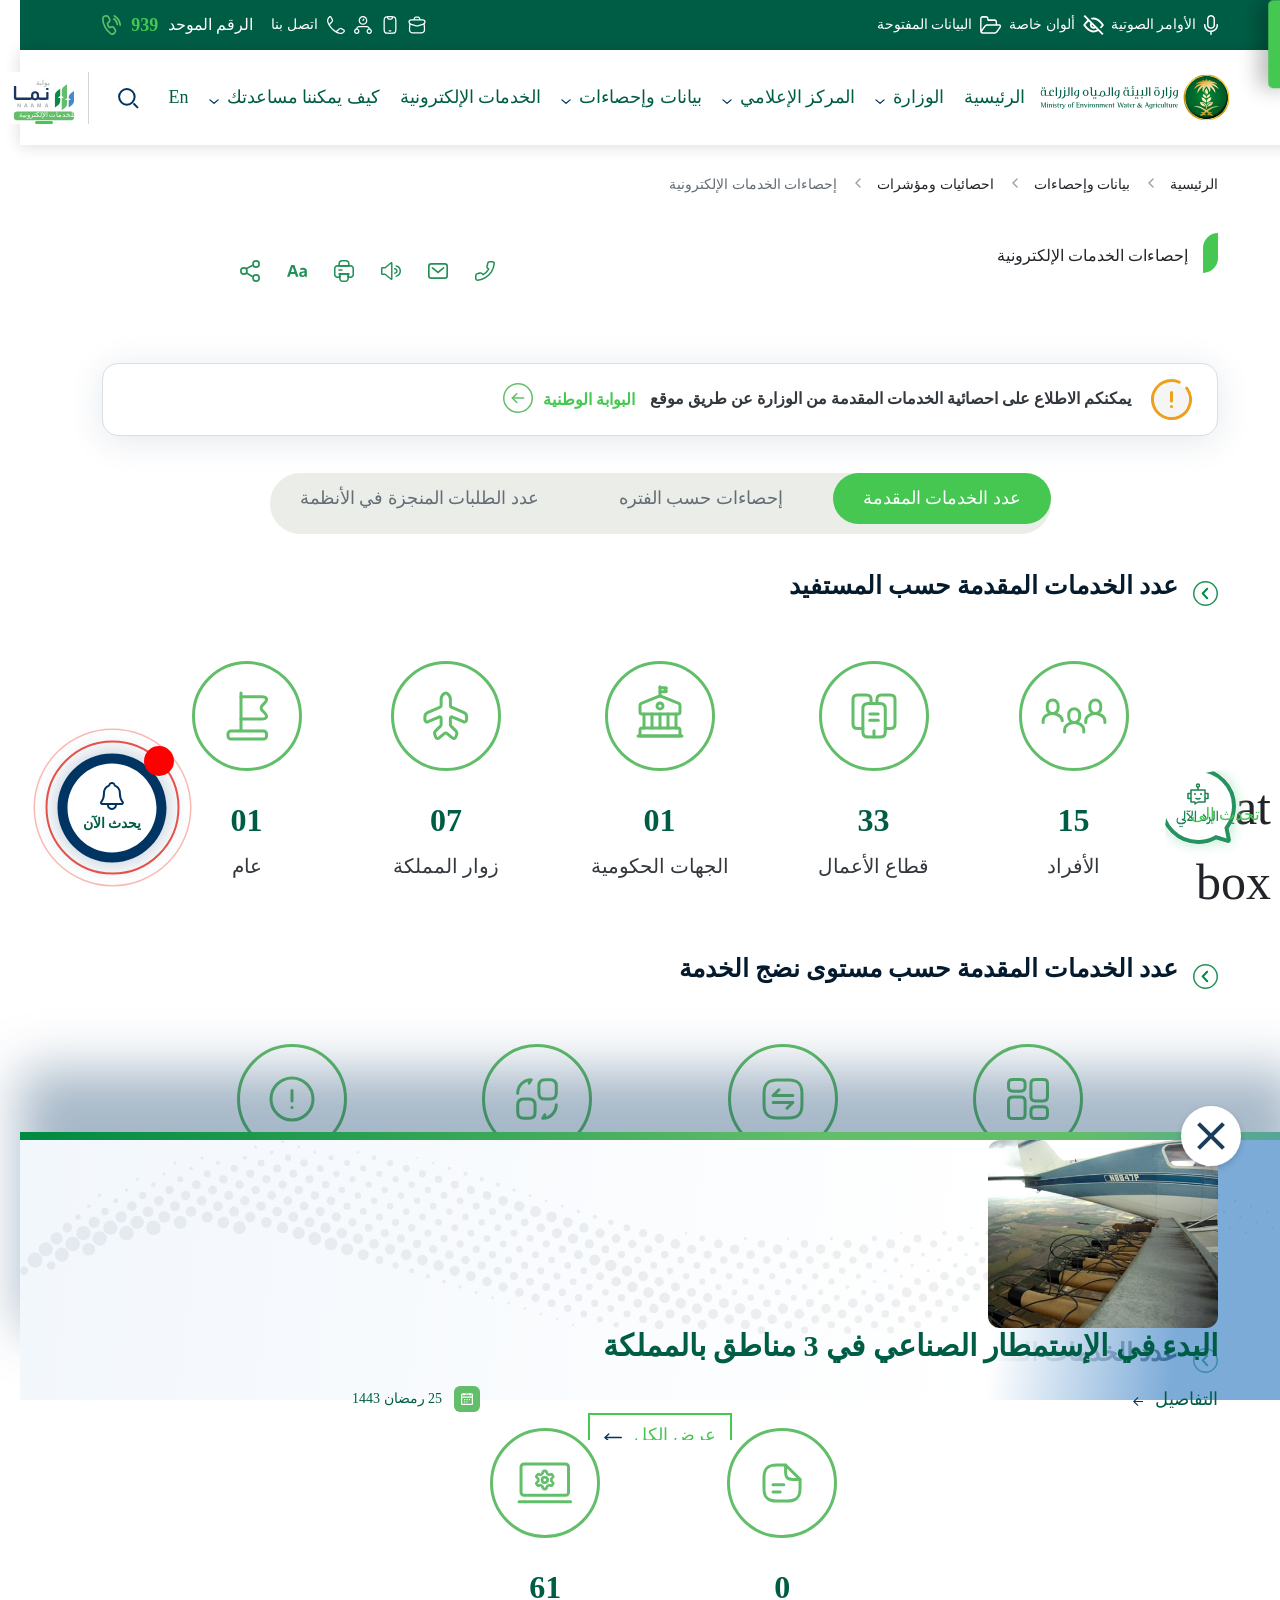
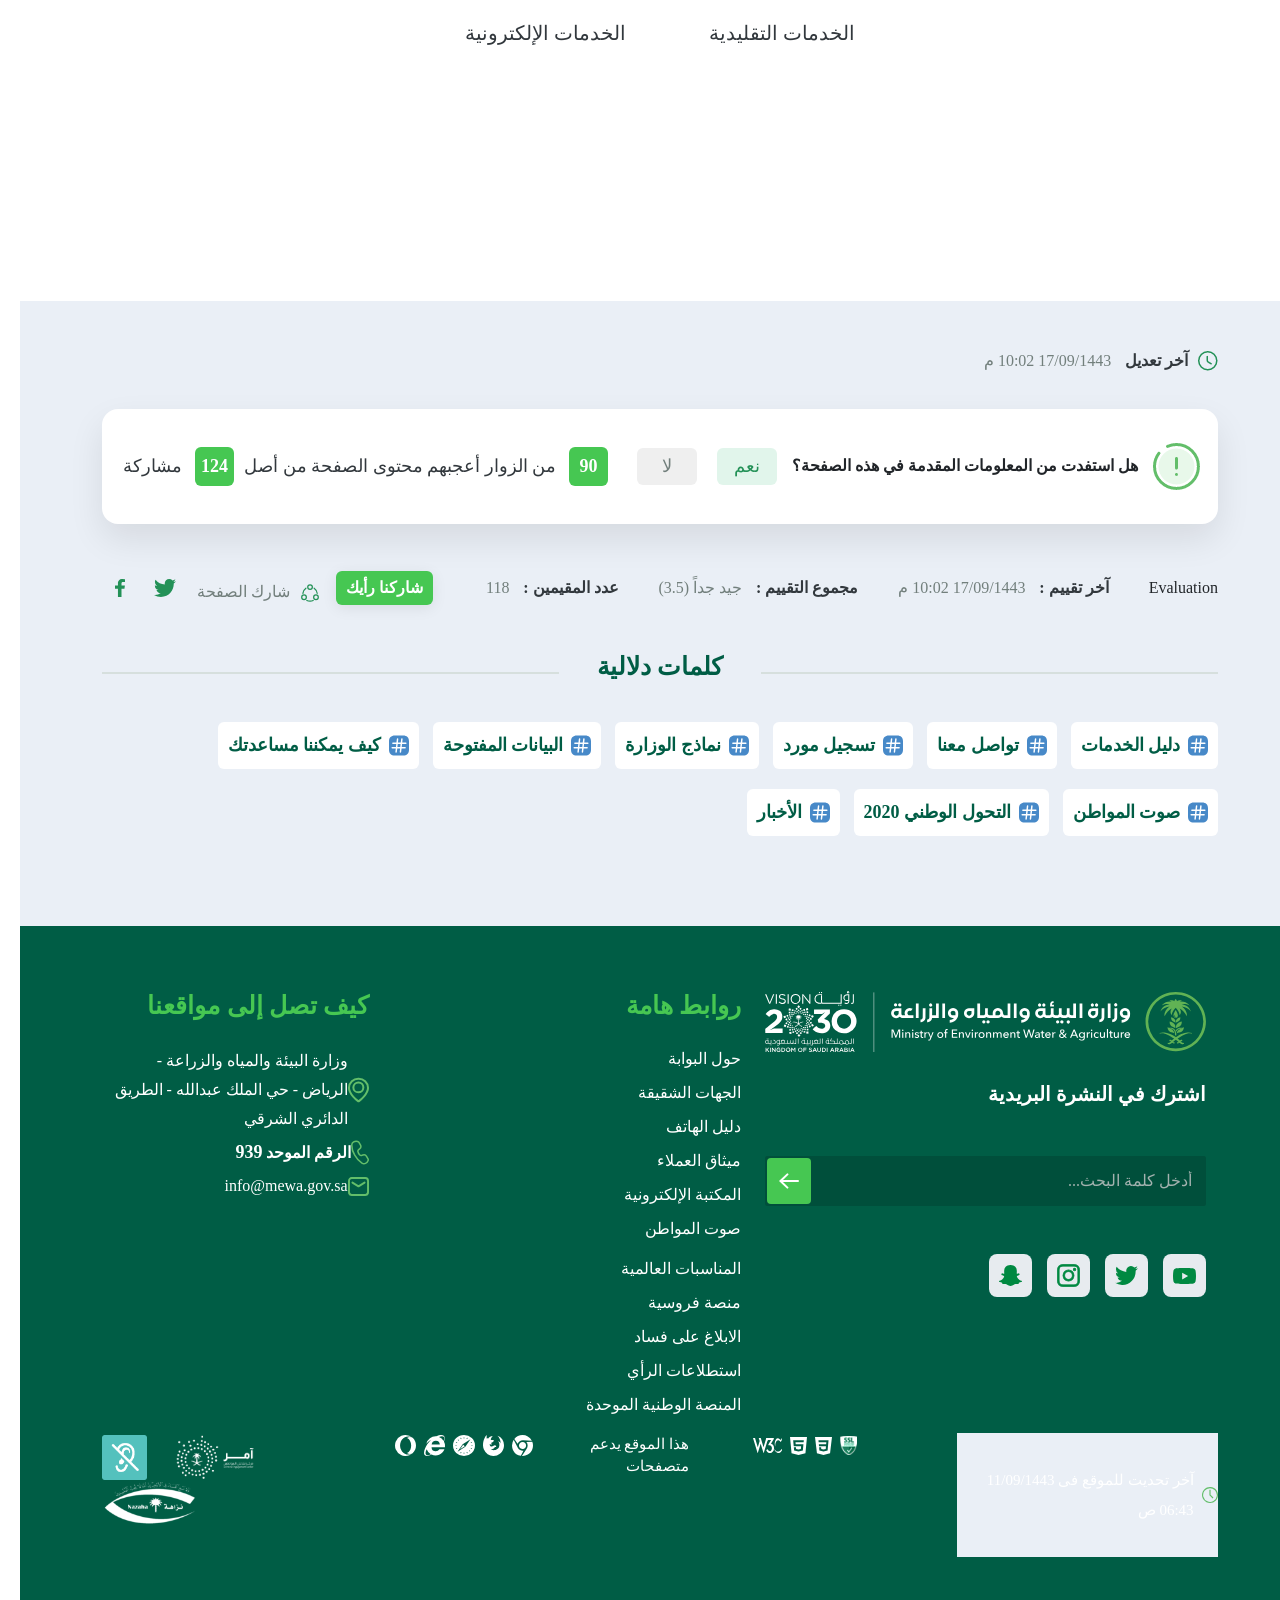
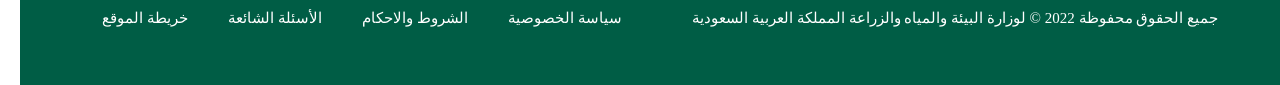
<file: ar/Flow-8.html>
<!DOCTYPE html>
<html lang="ar">
  <head>
    <!-- Required meta tags -->
    <meta charset="utf-8" />
    <meta
      name="viewport"
      content="width=device-width, initial-scale=1, shrink-to-fit=no"
    />
    <!--  owl carousel CSS -->
    <link rel="stylesheet" href="../assets/css/owl.carousel.min.css" />
    <link rel="stylesheet" href="../assets/css/owl.theme.default.css" />
    <!-- swiper CSS -->
    <link rel="stylesheet" href="../assets/css/swiper-bundle.min.css"/>
    <!-- Bootstrap CSS -->
    <link rel="stylesheet" href="../assets/css/bootstrap.min.css" />

    <!--  Font Awesome CSS -->
    <link rel="stylesheet" href="../assets/css/all.min.css" />

    <!-- custom style -->
    <link rel="stylesheet" href="../assets/css/styleRTL.css" />

     <!-- inner-pages style -->
     <link rel="stylesheet" href="../assets/css/inner-pages.css" />


    <title>sharedPage</title>
  </head>

  <body>
    <!-- AO start navbar -->
    <div class="navBar">
      <div class="customContainer container">
        <div class="row">
          <div class="col-md-6">
            <div class="linksNB">
              <ul>
                <li>
                  <a href="#">
                    <img src="../assets/images/home/voiceIcon.svg" alt="" />
                    <span>الأوامر الصوتية</span>
                  </a>
                </li>
                <li>
                  <a href="#">
                    <img src="../assets/images/home/eye-no.svg" alt="" />
                    <span>ألوان خاصة </span>
                  </a>
                </li>
                <li>
                  <a href="#">
                    <img src="../assets/images/home/folder.svg" alt="" />
                    <span>البيانات المفتوحة </span>
                  </a>
                </li>
              </ul>
            </div>
          </div>
          <div class="col-md-6">
            <div class="linksNB textLeft">
              <ul>
                <li>
                  <a href="#">
                    <img src="../assets/images/home/Page1.svg" alt="" />
                  </a>
                </li>
                <li>
                  <a href="#">
                    <img src="../assets/images/home/Mobile.svg" alt="" />
                  </a>
                </li>
                <li>
                  <a href="#">
                    <img src="../assets/images/home/data.svg" alt="" />
                  </a>
                </li>
                <li>
                  <a href="#">
                    <img src="../assets/images/home/phone.svg" alt="" />
                    <span> اتصل بنا </span>
                  </a>
                </li>
                <li class="paddingGap">
                  <a href="#">
                    <span> الرقم الموحد </span>
                    <strong>939</strong>
                    <img src="../assets/images/home/PHONEGreen.svg" alt="" />
                  </a>
                </li>
              </ul>
            </div>
          </div>
        </div>
      </div>
    </div>
    <!--- end navbar -->
    <!-- AO start menu  -->
    <div class="menuBg">
      <div class="customContainer container">
        <nav
          class="navbar navbarCustom navbar-expand-lg navbar-light bg-light sticky"
        >
          <a class="navbar-brand" href="#">
            <img src="../assets/images/home/Logo.svg" alt="" />
          </a>
          <button
            class="navbar-toggler"
            type="button"
            data-bs-toggle="collapse"
            data-bs-target="#navbarSupportedContent"
            aria-controls="navbarSupportedContent"
            aria-expanded="false"
            aria-label="Toggle navigation"
          >
            <span class="navbar-toggler-icon"></span>
          </button>

          <div class="collapse navbar-collapse" id="navbarSupportedContent">
            <ul class="navbar-nav mr-auto">
              <!-- AO start single link -->
              <li class="nav-item">
                <a class="nav-link" href="#"
                  >الرئيسية</a
                >
              </li>
              <!-- end single link -->
              <!-- AO start menu mega -->
              <li class="nav-item dropdown">
                <a
                  class="nav-link dropdown-toggle"
                  href="#"
                  id="navbarDropdown"
                  role="button"
                  data-bs-toggle="dropdown"
                  aria-haspopup="true"
                  aria-expanded="false"
                >
                  الوزارة
                </a>
                <div class="dropdown-menu" aria-labelledby="navbarDropdown">
                  <div class="container">
                    <div class="row">
                      <div class="col-md-6 col-lg-3">
                        <div class="colMenu">
                          <h4>عن الوزارة</h4>
                          <ul>
                            <li><a href="https://www.google.com/">نبذة عن الوزارة   </a></li>
                            <li><a href="#">الرؤية والرسالة والأهداف</a></li>
                            <li><a href="#">دليل الهوية المرئية</a></li>
                            <li><a href="#">الهيكل التنظيمي</a></li>
                            <li><a href="#">الجهات الشقيقة</a></li>
                            <li><a href="#">نبذة عن الوزارة</a></li>
                            <li><a href="#">الرؤية والرسالة والأهداف</a></li>
                            <li><a href="#">دليل الهوية المرئية</a></li>
                            <li><a href="#">الهيكل التنظيمي</a></li>
                            <li><a href="#">الجهات الشقيقة</a></li>
                          </ul>
                        </div>
                      </div>
                      <!-- end col -->
                      <div class="col-md-6 col-lg-3">
                        <div class="colMenu">
                          <h4>عن الوزارة</h4>
                          <ul>
                            <li><a href="#">نبذة عن الوزارة</a></li>
                            <li><a href="#">الرؤية والرسالة والأهداف</a></li>
                            <li><a href="#">دليل الهوية المرئية</a></li>
                            <li><a href="#">الهيكل التنظيمي</a></li>
                            <li><a href="#">الجهات الشقيقة</a></li>
                            <li><a href="#">نبذة عن الوزارة</a></li>
                            <li><a href="#">الرؤية والرسالة والأهداف</a></li>
                            <li><a href="#">دليل الهوية المرئية</a></li>
                            <li><a href="#">الهيكل التنظيمي</a></li>
                            <li><a href="#">الجهات الشقيقة</a></li>
                          </ul>
                        </div>
                      </div>
                      <!-- end col -->
                      <div class="col-md-6 col-lg-3">
                        <div class="colMenu">
                          <h4>عن الوزارة</h4>
                          <ul>
                            <li><a href="#">نبذة عن الوزارة</a></li>
                            <li><a href="#">الرؤية والرسالة والأهداف</a></li>
                            <li><a href="#">دليل الهوية المرئية</a></li>
                            <li><a href="#">الهيكل التنظيمي</a></li>
                            <li><a href="#">الجهات الشقيقة</a></li>
                            <li><a href="#">نبذة عن الوزارة</a></li>
                            <li><a href="#">الرؤية والرسالة والأهداف</a></li>
                            <li><a href="#">دليل الهوية المرئية</a></li>
                            <li><a href="#">الهيكل التنظيمي</a></li>
                            <li><a href="#">الجهات الشقيقة</a></li>
                          </ul>
                        </div>
                      </div>
                      <!-- end col -->
                      <div class="col-md-6 col-lg-3">
                        <div class="colMenu">
                          <h4>عن الوزارة</h4>
                          <ul>
                            <li><a href="#">نبذة عن الوزارة</a></li>
                            <li><a href="#">الرؤية والرسالة والأهداف</a></li>
                            <li><a href="#">دليل الهوية المرئية</a></li>
                            <li><a href="#">الهيكل التنظيمي</a></li>
                            <li><a href="#">الجهات الشقيقة</a></li>
                            <li><a href="#">نبذة عن الوزارة</a></li>
                            <li><a href="#">الرؤية والرسالة والأهداف</a></li>
                            <li><a href="#">دليل الهوية المرئية</a></li>
                            <li><a href="#">الهيكل التنظيمي</a></li>
                            <li><a href="#">الجهات الشقيقة</a></li>
                          </ul>
                        </div>
                      </div>
                      <!-- end col -->
                    </div>
                  </div>
                </div>
              </li>
              <!-- end menu mega -->
              <!-- AO start menu mega -->
              <li class="nav-item dropdown">
                <a
                  class="nav-link dropdown-toggle"
                  href="#"
                  id="navbarDropdown"
                  role="button"
                  data-bs-toggle="dropdown"
                  aria-haspopup="true"
                  aria-expanded="false"
                >
                  المركز الإعلامي
                </a>
                <div class="dropdown-menu" aria-labelledby="navbarDropdown">
                  <div class="container">
                    <div class="row">
                      <div class="col-md-6 col-lg-3">
                        <div class="colMenu">
                          <h4>title</h4>
                          <ul>
                            <li><a href="#">link</a></li>
                            <li><a href="#">link</a></li>
                            <li><a href="#">link</a></li>
                            <li><a href="#">link</a></li>
                            <li><a href="#">link</a></li>
                            <li><a href="#">link</a></li>
                            <li><a href="#">link</a></li>
                            <li><a href="#">link</a></li>
                            <li><a href="#">link</a></li>
                          </ul>
                        </div>
                      </div>
                      <div class="col-md-6 col-lg-3">
                        <div class="colMenu">
                          <h4>title</h4>
                          <ul>
                            <li><a href="#">link</a></li>
                            <li><a href="#">link</a></li>
                            <li><a href="#">link</a></li>
                            <li><a href="#">link</a></li>
                            <li><a href="#">link</a></li>
                            <li><a href="#">link</a></li>
                            <li><a href="#">link</a></li>
                            <li><a href="#">link</a></li>
                            <li><a href="#">link</a></li>
                          </ul>
                        </div>
                      </div>
                      <div class="col-md-6 col-lg-3">
                        <div class="colMenu">
                          <h4>title</h4>
                          <ul>
                            <li><a href="#">link</a></li>
                            <li><a href="#">link</a></li>
                            <li><a href="#">link</a></li>
                            <li><a href="#">link</a></li>
                            <li><a href="#">link</a></li>
                            <li><a href="#">link</a></li>
                            <li><a href="#">link</a></li>
                            <li><a href="#">link</a></li>
                            <li><a href="#">link</a></li>
                          </ul>
                        </div>
                      </div>
                      <div class="col-md-6 col-lg-3">
                        <div class="colMenu">
                          <h4>title</h4>
                          <ul>
                            <li><a href="#">link</a></li>
                            <li><a href="#">link</a></li>
                            <li><a href="#">link</a></li>
                            <li><a href="#">link</a></li>
                            <li><a href="#">link</a></li>
                            <li><a href="#">link</a></li>
                            <li><a href="#">link</a></li>
                            <li><a href="#">link</a></li>
                            <li><a href="#">link</a></li>
                          </ul>
                        </div>
                      </div>
                    </div>
                  </div>
                </div>
              </li>
              <!-- AO end menu mega -->
              <li class="nav-item dropdown">
                <a
                  class="nav-link dropdown-toggle"
                  href="#"
                  id="navbarDropdown"
                  role="button"
                  data-bs-toggle="dropdown"
                  aria-haspopup="true"
                  aria-expanded="false"
                >
                  بيانات وإحصاءات
                </a>
                <div class="dropdown-menu" aria-labelledby="navbarDropdown">
                  <div class="container">
                    <div class="row">
                      <div class="col-md-6 col-lg-3">
                        <div class="colMenu">
                          <h4>title</h4>
                          <ul>
                            <li><a href="#">link</a></li>
                            <li><a href="#">link</a></li>
                            <li><a href="#">link</a></li>
                            <li><a href="#">link</a></li>
                            <li><a href="#">link</a></li>
                            <li><a href="#">link</a></li>
                            <li><a href="#">link</a></li>
                            <li><a href="#">link</a></li>
                            <li><a href="#">link</a></li>
                          </ul>
                        </div>
                      </div>
                      <div class="col-md-6 col-lg-3">
                        <div class="colMenu">
                          <h4>title</h4>
                          <ul>
                            <li><a href="#">link</a></li>
                            <li><a href="#">link</a></li>
                            <li><a href="#">link</a></li>
                            <li><a href="#">link</a></li>
                            <li><a href="#">link</a></li>
                            <li><a href="#">link</a></li>
                            <li><a href="#">link</a></li>
                            <li><a href="#">link</a></li>
                            <li><a href="#">link</a></li>
                          </ul>
                        </div>
                      </div>
                      <div class="col-md-6 col-lg-3">
                        <div class="colMenu">
                          <h4>title</h4>
                          <ul>
                            <li><a href="#">link</a></li>
                            <li><a href="#">link</a></li>
                            <li><a href="#">link</a></li>
                            <li><a href="#">link</a></li>
                            <li><a href="#">link</a></li>
                            <li><a href="#">link</a></li>
                            <li><a href="#">link</a></li>
                            <li><a href="#">link</a></li>
                            <li><a href="#">link</a></li>
                          </ul>
                        </div>
                      </div>
                      <div class="col-md-6 col-lg-3">
                        <div class="colMenu">
                          <h4>title</h4>
                          <ul>
                            <li><a href="#">link</a></li>
                            <li><a href="#">link</a></li>
                            <li><a href="#">link</a></li>
                            <li><a href="#">link</a></li>
                            <li><a href="#">link</a></li>
                            <li><a href="#">link</a></li>
                            <li><a href="#">link</a></li>
                            <li><a href="#">link</a></li>
                            <li><a href="#">link</a></li>
                          </ul>
                        </div>
                      </div>
                    </div>
                  </div>
                </div>
              </li>
              <!-- end menu mega -->
              <!-- AO start single link -->
              <li class="nav-item">
                <a class="nav-link" href="#">الخدمات الإلكترونية</a>
              </li>
              <!-- end single link -->
              <li class="nav-item dropdown">
                <a
                  class="nav-link dropdown-toggle"
                  href="#"
                  id="navbarDropdown"
                  role="button"
                  data-bs-toggle="dropdown"
                  aria-haspopup="true"
                  aria-expanded="false"
                >
                  كيف يمكننا مساعدتك
                </a>
                <div class="dropdown-menu" aria-labelledby="navbarDropdown">
                  <div class="container">
                    <div class="row">
                      <div class="col-md-6 col-lg-3">
                        <div class="colMenu">
                          <h4>title</h4>
                          <ul>
                            <li><a href="#">link</a></li>
                            <li><a href="#">link</a></li>
                            <li><a href="#">link</a></li>
                            <li><a href="#">link</a></li>
                            <li><a href="#">link</a></li>
                            <li><a href="#">link</a></li>
                            <li><a href="#">link</a></li>
                            <li><a href="#">link</a></li>
                            <li><a href="#">link</a></li>
                          </ul>
                        </div>
                      </div>
                      <div class="col-md-6 col-lg-3">
                        <div class="colMenu">
                          <h4>title</h4>
                          <ul>
                            <li><a href="#">link</a></li>
                            <li><a href="#">link</a></li>
                            <li><a href="#">link</a></li>
                            <li><a href="#">link</a></li>
                            <li><a href="#">link</a></li>
                            <li><a href="#">link</a></li>
                            <li><a href="#">link</a></li>
                            <li><a href="#">link</a></li>
                            <li><a href="#">link</a></li>
                          </ul>
                        </div>
                      </div>
                      <div class="col-md-6 col-lg-3">
                        <div class="colMenu">
                          <h4>title</h4>
                          <ul>
                            <li><a href="#">link</a></li>
                            <li><a href="#">link</a></li>
                            <li><a href="#">link</a></li>
                            <li><a href="#">link</a></li>
                            <li><a href="#">link</a></li>
                            <li><a href="#">link</a></li>
                            <li><a href="#">link</a></li>
                            <li><a href="#">link</a></li>
                            <li><a href="#">link</a></li>
                          </ul>
                        </div>
                      </div>
                      <div class="col-md-6 col-lg-3">
                        <div class="colMenu">
                          <h4>title</h4>
                          <ul>
                            <li><a href="#">link</a></li>
                            <li><a href="#">link</a></li>
                            <li><a href="#">link</a></li>
                            <li><a href="#">link</a></li>
                            <li><a href="#">link</a></li>
                            <li><a href="#">link</a></li>
                            <li><a href="#">link</a></li>
                            <li><a href="#">link</a></li>
                            <li><a href="#">link</a></li>
                          </ul>
                        </div>
                      </div>
                    </div>
                  </div>
                </div>
              </li>
              <!-- end menu mega -->
              <!-- AO start single link -->
              <li class="nav-item">
                <a class="nav-link" href="#">En</a>
              </li>
              <li class="nav-item searchBNT">
                <button
                type="button" class="btn btn-primary" data-bs-toggle="modal" data-bs-target="#exampleModal"
                >
                  <img src="../assets/images/home/SearchMenu.svg" alt="" />
                </button>
              </li>
              <!-- end single link -->
            </ul>
            <!-- start logo -->
            <a class="navbar-brand borderWidth" href="#">
              <img src="../assets/images/home/Nama.svg" alt="" />
            </a>
            <!-- end logo -->
          </div>
        </nav>
      </div>
    </div>
    <!-- start popup search -->
    <!-- Button trigger modal -->
    <div class="modal modalSearch fade" id="exampleModal" tabindex="-1" aria-labelledby="exampleModalLabel" aria-hidden="true">
      <div class="modal-dialog" role="document">
        <div class="modal-content">
          <div class="modal-body">
            <div class="SearchCustom">
              <div class="forGroup">
                <input
                  type="text"
                  class="searchInput"
                  value=""
                  placeholder="أدخل كلمة البحث..."
                />
                <button type="submit" class="searchSubmit">
                  <img src="../assets/images/home/SearchPopup.svg" alt="" />
                </button>
              </div>
              <div class="boxSloce">
                <button
                button type="button" class="btn btn-secondary" data-bs-dismiss="modal"
                >
                  <img src="../assets/images/home/closeSearch.svg" alt="" />
                </button>
              </div>
            </div>
          </div>
        </div>
      </div>
    </div>
    <!-- End popup search -->
    <!-- End men8u -->

    <!-- start breadcrumb -->
    <div class="breadcrumbSec">
        <div class="container">
            <div class="row">
                <div class="col-md-12">
                    <ul class="breadcrumb">
                        <li><a href="#">الرئيسية</a></li>
                        <li><a href="#">بيانات وإحصاءات</a></li>
                        <li><a href="#">احصائيات ومؤشرات</a></li>
                        <li>إحصاءات الخدمات الإلكترونية</li>
                    </ul>
                </div>
                <!-- end breadcrumb -->
                <div class="col-md-6">
                    <h2 class="font35pxBold patternIcon ">
                        إحصاءات الخدمات الإلكترونية
                    </h2>
                </div>
                <!-- end heading -->
                <div class="col-md-6">
                    <ul class="socialBC">
                        <li>
                            <a href="#">
                                <img src="../assets/images/shared/phone.svg" alt="">
                            </a>
                        </li>
                        <!-- end list item -->
                        <li>
                            <a href="#">
                                <img src="../assets/images/shared/mail.svg" alt="">
                            </a>
                        </li>
                        <!-- end list item -->
                        <li>
                            <ul class="innderSocial">
                                <li>
                                    speaker
                                </li>
                            </ul>
                            <a href="#">
                                <img src="../assets/images/shared/Sound-level.svg" alt="">
                            </a>
                        </li>
                        <!-- end list item -->
                        <li>
                            <a href="#">
                                <img src="../assets/images/shared/printer.svg" alt="">
                            </a>
                        </li>
                        <!-- end list item -->
                        <li>
                            <ul class="innderSocial increaseFont">
                                <li>
                                    <a href="#">
                                        +A
                                    </a>
                                </li>
                                <li>
                                    <a href="#">
                                       A
                                    </a>
                                </li>
                                <li>
                                    <a href="#">
                                        -A
                                    </a>
                                </li>
                            </ul>
                            <a href="#">
                                <img src="../assets/images/shared/Aa.svg" alt="">   
                            </a>
                        </li>
                        <!-- end list item -->
                        <li>
                            <ul class="innderSocial socialPostion">
                                <li>
                                    <a href="#">
                                        <img src="../assets/images/shared/tw.svg" alt="" srcset="">
                                    </a>
                                </li>
                                <li>
                                    <a href="#">
                                        <img src="../assets/images/shared/bxl-facebook.svg" alt="" srcset="">
                                    </a>
                                </li>
                                <li>
                                    <a href="#">
                                        <img src="../assets/images/shared/bxl-linkedin.svg" alt="" srcset="">
                                    </a>
                                </li>
                                <li>
                                    <a href="#">
                                        <img src="../assets/images/shared/bxl-facebook.svg" alt="" srcset="">
                                    </a>
                                </li>
                            </ul>
                            <a href="#">
                                <img src="../assets/images/shared/share.svg" alt="">
                            </a>
                        </li>
                        <!-- end list item -->
                    </ul>
                </div>
                <!-- end social -->
            </div>
        </div>
    </div>
    <!-- End breadcrumb -->

    <!-- start alert -->
    <div class="alertInfo">
        <div class="container">
            <div class="boxAlert">
                <img src="../assets/images/shared/info-circle.svg" alt="">
                <strong>يمكنكم الاطلاع على احصائية الخدمات المقدمة من الوزارة عن طريق موقع</strong>
                <a href="#">
                    <span>البوابة الوطنية</span>
                    <img src="../assets/images/shared/ankIcon.svg" alt="">
                </a>
            </div>
        </div>
    </div>
    <!-- end alert -->

    <!-- start tabs -->
    <div class="numSectionTabs">
        <div class="container">
            <nav>
                <div class="nav nav-tabs customTab" id="nav-tab" role="tablist">
                  <button class="nav-link active" id="nav-home-tab" data-bs-toggle="tab" data-bs-target="#nav-home" type="button" role="tab" aria-controls="nav-home" aria-selected="true">عدد الخدمات المقدمة</button>
                  <button class="nav-link" id="nav-profile-tab" data-bs-toggle="tab" data-bs-target="#nav-profile" type="button" role="tab" aria-controls="nav-profile" aria-selected="false">إحصاءات حسب الفتره</button>
                  <button class="nav-link" id="nav-contact-tab" data-bs-toggle="tab" data-bs-target="#nav-contact" type="button" role="tab" aria-controls="nav-contact" aria-selected="false">عدد الطلبات المنجزة في الأنظمة</button>
                </div>
              </nav>
              <div class="tab-content" id="nav-tabContent">
                <div class="tab-pane fade show active" id="nav-home" role="tabpanel" aria-labelledby="nav-home-tab">
                    <div class="EServicesRow">
                        <h3 class="headingArrow">عدد الخدمات المقدمة حسب المستفيد</h3>
                        <div class="flexWrpper">
                            <div class="box">
                                <img src="../assets/images/E-Services/icon1.svg" alt="">
                                <h5>15</h5>
                                <span>الأفراد</span>
                            </div>
                            <!-- end box -->
                            <div class="box">
                                <img src="../assets/images/E-Services/icon2.svg" alt="">
                                <h5>33</h5>
                                <span>قطاع الأعمال</span>
                            </div>
                            <!-- end box -->
                            <div class="box">
                                <img src="../assets/images/E-Services/icon3.svg" alt="">
                                <h5>01</h5>
                                <span>الجهات الحكومية</span>
                            </div>
                            <!-- end box -->
                            <div class="box">
                                <img src="../assets/images/E-Services/icon4.svg" alt="">
                                <h5>07</h5>
                                <span>زوار المملكة</span>
                            </div>
                            <!-- end box -->
                            <div class="box">
                                <img src="../assets/images/E-Services/icon5.svg" alt="">
                                <h5>01</h5>
                                <span>عام</span>
                            </div>
                            <!-- end box -->
                        </div>
                    </div>
                    <!-- end row -->
                    <div class="EServicesRow">
                        <h3 class="headingArrow">عدد الخدمات المقدمة حسب مستوى نضج الخدمة</h3>
                        <div class="flexWrpper">
                            <div class="box">
                                <img src="../assets/images/E-Services/icon6.svg" alt="">
                                <h5>21</h5>
                                <span>تكاملية</span>
                            </div>
                            <!-- end box -->
                            <div class="box">
                                <img src="../assets/images/E-Services/icon7.svg" alt="">
                                <h5>15</h5>
                                <span>إجرائية</span>
                            </div>
                            <!-- end box -->
                            <div class="box">
                                <img src="../assets/images/E-Services/icon8.svg" alt="">
                                <h5>15</h5>
                                <span>تفاعلية</span>
                            </div>
                            <!-- end box -->
                            <div class="box">
                                <img src="../assets/images/E-Services/icon9.svg" alt="">
                                <h5>0</h5>
                                <span>معلوماتية</span>
                            </div>
                            <!-- end box -->
                        </div>
                    </div>
                    <!-- end row -->
                    <div class="EServicesRow">
                        <h3 class="headingArrow">عدد الخدمات المقدمة</h3>
                        <div class="flexWrpper">
                            <div class="box">
                                <img src="../assets/images/E-Services/icon10.svg" alt="">
                                <h5>0</h5>
                                <span>الخدمات التقليدية</span>
                            </div>
                            <!-- end box -->
                            <div class="box">
                                <img src="../assets/images/E-Services/icon11.svg" alt="">
                                <h5>61</h5>
                                <span>الخدمات الإلكترونية</span>
                            </div>
                            <!-- end box -->
                        </div>
                    </div>
                    <!-- end row -->
                </div>
                <!-- end content -->
                <div class="tab-pane fade" id="nav-profile" role="tabpanel" aria-labelledby="nav-profile-tab">2</div>
                <div class="tab-pane fade" id="nav-contact" role="tabpanel" aria-labelledby="nav-contact-tab">3</div>
              </div>
        </div>
    </div>
    <!-- end tabs -->

    <!-- start Evaluation -->
    <div class="Evaluation">
        <div class="container">
            <div class="row">
                <div class="col-md-12">
                    <div class="lastEdit">
                        <img src="../assets/images/shared/clockGreen.png" alt="">
                        <p class="evaluationBox">
                            <strong>آخر تعديل</strong>
                           <span> ‏17/09/1443 10:02 م</span>
                        </p>
                    </div>
                </div>
                <!-- end box -->
                <div class="col-md-12">
                    <div class="alertEvaluation">
                        <div class="right">
                            <img src="../assets/images/shared/info-circleGreen.png" alt="">
                        <strong>هل استفدت من المعلومات المقدمة في هذه الصفحة؟</strong>
                        <button class="btnSmall btnGreen">نعم</button>
                        <button class="btnSmall btnGray">لا</button>
                        </div>
                        <div class="left">
                            <p>
                                <span class="number">90</span>
                                من الزوار أعجبهم محتوى الصفحة من أصل
                            </p>
                            <p>
                                <span class="number">124</span>
                                مشاركة
                            </p>

                        </div>
                    </div>
                </div>
                <!-- end box -->
                <div class="col-md-12">
                <div class="evaDetails">
                    <div class="right">
                        <div class="EvaluationRadio">Evaluation</div>
                        <p class="evaluationBox">
                            <strong>آخر تقييم :</strong>
                           <span> ‏17/09/1443 10:02 م</span>
                        </p>
                        <p class="evaluationBox">
                            <strong> مجموع التقييم :</strong>
                            <span>جيد جداً (3.5)</span>
                        </p>
                        <p class="evaluationBox">
                            <strong>عدد المقيمين :</strong>
                            <span>118</span>
                        </p>
                        <a href="#" class="greenLink">شاركنا رأيك</a>
                    </div>
                    <div class="left sharePage">
                        <img src="../assets/images/shared/shareEva.svg" alt="">
                        <span>شارك الصفحة</span>
                        <a href="#">
                          <img src="../assets/images/shared/tw.svg" alt="">
                        </a>
                        <a href="#">
                          <img src="../assets/images/shared/bxl-facebook.svg" alt="">
                        </a>
                    </div>
                </div>
                </div>
                <!-- end box -->
                <div class="col-md-12">
                    <h3 class="tagHeading">
                        كلمات دلالية
                    </h3>
                    <div class="boxTagsShared">
                        <a href="#">
                          <img src="../assets/images/home/hashtag.svg" alt="">
                          <span>دليل الخدمات</span>
                        </a>
                        <!-- end link -->
                        <a href="#">
                          <img src="../assets/images/home/hashtag.svg" alt="">
                          <span>تواصل معنا</span>
                        </a>
                        <!-- end link -->
                        <a href="#">
                          <img src="../assets/images/home/hashtag.svg" alt="">
                          <span>تسجيل مورد</span>
                        </a>
                        <!-- end link -->
                        <a href="#">
                          <img src="../assets/images/home/hashtag.svg" alt="">
                          <span>نماذج الوزارة</span>
                        </a>
                        <!-- end link -->
                        <a href="#">
                          <img src="../assets/images/home/hashtag.svg" alt="">
                          <span>البيانات المفتوحة</span>
                        </a>
                        <!-- end link -->
                        <a href="#">
                          <img src="../assets/images/home/hashtag.svg" alt="">
                          <span>كيف يمكننا مساعدتك</span>
                        </a>
                        <!-- end link -->
                        <a href="#">
                          <img src="../assets/images/home/hashtag.svg" alt="">
                          <span>صوت المواطن</span>
                        </a>
                        <!-- end link -->
                        <a href="#">
                          <img src="../assets/images/home/hashtag.svg" alt="">
                          <span>التحول الوطني 2020</span>
                        </a>
                        <!-- end link -->
                        <a href="#">
                          <img src="../assets/images/home/hashtag.svg" alt="">
                          <span>الأخبار</span>
                        </a>
                        <!-- end link -->
                      </div>
                </div>
            </div>
        </div>
    </div>
    <!-- end Evaluation -->


    <!-- Start happening Now -->
    <div class="happeningNow">
      <div class="container">
        <div class="swiper swiperMain">
          <!-- Additional required wrapper -->
          <div class="swiper-wrapper">
            <!-- Slides -->
            <div class="swiper-slide">
              <div class="boxHN">
                <div class="boxImgHN patternIcon">
                  <img src="../assets/images/home/HN1.svg" alt="">
                </div>
                <div class="boxTextHN">
                  <h2>البدء في الإستمطار الصناعي في 3 مناطق بالمملكة</h2>
                  <div class="forFlex">
                    <a href="" class="moreHn">
                      <span>التفاصيل</span>
                      <img src="../assets/images/home/arrowMore.svg" alt="">
                    </a>
                    <div class="date">
                      <img src="../assets/images/home/dateHN.svg" alt="">
                      <span>‏25 رمضان 1443</span>
                      
                    </div>
                  </div>
                </div>
                <div class="moreBox">
                  <a href="" class="btnArrow">
                    <span>عرض الكل</span>
                    <img src="../assets/images/home/arrowBlue.svg" alt="">
                  </a>
                </div>
              </div>
            </div>
            <!-- end slid -->
            <div class="swiper-slide">
              <div class="boxHN">
                <div class="boxImgHN">
                  <img src="../assets/images/home/HN2.svg" alt="">
                </div>
                <div class="boxTextHN">
                  <h2>البدء في الإستمطار الصناعي في 3 مناطق بالمملكة</h2>
                  <div class="forFlex">
                    <a href="" class="moreHn">
                      <span>التفاصيل</span>
                      <img src="../assets/images/home/arrowMore.svg" alt="">
                    </a>
                    <div class="date">
                      <img src="../assets/images/home/dateHN.svg" alt="">
                      <span>‏25 رمضان 1443</span>
                      
                    </div>
                  </div>
                </div>
                <div class="moreBox">
                  <a href="" class="btnArrow">
                    <span>عرض الكل</span>
                    <img src="../assets/images/home/arrowBlue.svg" alt="">
                  </a>
                </div>
              </div>
            </div>
            <!-- end slid -->
          </div>
          <!-- If we need pagination -->
          <!-- <div class="swiper-pagination"></div> -->
        
          <!-- If we need navigation buttons -->
          <div class="swiper-button-prev"></div>
          <div class="swiper-button-next"></div>
        
          <!-- If we need scrollbar -->
          <!-- <div class="swiper-scrollbar"></div> -->
        </div>
        <!-- end  -->
        <img src="../assets/images/home/closeX.svg" alt="" class="closeUp HappensNowOpen">
      </div>
    </div>
   <!-- end Start happening Now -->
 

    <a href="#" class="HappensNowPuple HappensNowOpen">
      <img src="../assets/images/home/HappensNow_PupleEmp.png" alt="">
      <img class="asbo" src="../assets/images/home/notifications-outline.svg" alt="">
      <span>يحدث الآن</span>
      <strong class="animatedCr"></strong>

    </a>

    <a href="#" class="chatNow">
      <img src="../assets/images/home/Chat.svg" alt="">
      <span>تحدث إلى</span>
    </a>
    <div class="chatNowBox">
      chat box
    </div>
    <!-- AO start footer -->
    <footer>
      <a href="#" class="scrollTop">
        <img src="../assets/images/home/ScrollTop.svg" alt="">
        <span class="font16Roma">العودة للأعلى</span>
      </a>
      <div class="container">
        <div class="row">
          <div class="col-md-6 col-lg-5">
            <div class="logoFooter">
              <img src="../assets/images/home/Logo-group.svg" alt="" />
              <h4>اشترك في النشرة البريدية</h4>
            </div>
            <!-- end logo -->
            <div class="SearchCustom">
              
              <form class="forGroup">
                <input
                 type="email"
                  class="searchInput"
                  placeholder="أدخل كلمة البحث..."
                />
                <button type="submit" class="searchSubmit">
                  <img src="../assets/images/home/arrowleft.svg" alt="" />
                </button>
              </form>
            </div>
            <!-- end subscribe -->
            <ul class="socialIcon">
              <li>
                <a href=""
                  ><img src="../assets/images/home/footerYout.svg" alt=""
                /></a>
              </li>
              <li>
                <a href=""
                  ><img src="../assets/images/home/FTwetter.svg" alt=""
                /></a>
              </li>
              <li>
                <a href=""
                  ><img src="../assets/images/home/Finsta.svg" alt=""
                /></a>
              </li>
              <li>
                <a href=""
                  ><img src="../assets/images/home/Fsnapchat.svg" alt=""
                /></a>
              </li>
            </ul>
            <!-- end social -->
          </div>
          <!-- end col -->
          <div class="col-md-6 col-lg-4">
            <div class="footerLinks ">
              <h4>روابط هامة</h4>
              <div class="twoCol">
                <ul>
                  <li><a href="#">حول البوابة</a></li>
                  <li><a href="#">الجهات الشقيقة </a></li>
                  <li><a href="#">دليل الهاتف </a></li>
                  <li><a href="#">ميثاق العملاء </a></li>
                  <li><a href="#">المكتبة الإلكترونية </a></li>
                  <li><a href="#">صوت المواطن</a></li>
                </ul>
                <ul>
                  <li><a href="#">المناسبات العالمية </a></li>
                  <li><a href="#">منصة فروسية </a></li>
                  <li><a href="#">الابلاغ على فساد </a></li>
                  <li><a href="#">استطلاعات الرأي </a></li>
                  <li><a href="#">المنصة الوطنية الموحدة</a></li>
                </ul>
              </div>

            </div>
          </div>
          <!-- end col -->
          <div class="col-md-6 col-lg-3">
            <div class="footerLinks contactUsCl">
              <h4> كيف تصل إلى مواقعنا</h4>
              <ul>
                <li>
                  <a href="#">
                    <img src="../assets/images/home/location.svg" alt="" />
                    <span
                      >وزارة البيئة والمياه والزراعة - الرياض - حي الملك عبدالله
                      - الطريق الدائري الشرقي</span
                    >
                  </a>
                </li>
                <li>
                  <a href="#" class="fontBold">
                    <img src="../assets/images/home/footerPhone.svg" alt="" />
                    <span>الرقم الموحد <strong>939</strong></span>
                  </a>
                </li>
                <li>
                  <a href="#">
                    <img src="../assets/images/home/footermail.svg" alt="" />
                    <span>info@mewa.gov.sa</span>
                  </a>
                </li>
              </ul>
            </div>
          </div>
          <!-- end col -->
        </div>
        <!-- end row -->
        <div class="row">
          <div class="col-md-3 col-md-3">
            <div class="lastUpdate">
              <img src="../assets/images/home/Update.svg" alt="" />
              <p>آخر تحديت للموقع فى 11/09/1443 06:43 ص</p>
            </div>
          </div>
          <!-- end col -->
          <div class="col-md-6">
            <div class="websiteSupport">
              <ul>
                <li><img src="../assets/images/home/FSlogo1.svg" alt="" /></li>
                <li><img src="../assets/images/home/FSlogo2.svg" alt="" /></li>
                <li><img src="../assets/images/home/FSlogo3.svg" alt="" /></li>
                <li><img src="../assets/images/home/FSlogo4.svg" alt="" /></li>
              </ul>
              <ul>
                <li>هذا الموقع يدعم متصفحات</li>
                <li><img src="../assets/images/home/FSlogo01.svg" alt="" /></li>
                <li><img src="../assets/images/home/FSlogo02.svg" alt="" /></li>
                <li><img src="../assets/images/home/FSlogo03.svg" alt="" /></li>
                <li><img src="../assets/images/home/FSlogo04.svg" alt="" /></li>
                <li><img src="../assets/images/home/FSlogo05.svg" alt="" /></li>
              </ul>
            </div>
          </div>
          <!-- end col -->
          <div class="col-md-3">
            <div class="imgsFooter">
              <img src="../assets/images/home/ls1.svg" alt="" />
              <img src="../assets/images/home/ls2.svg" alt="" />
              <img src="../assets/images/home/ls3.svg" alt="" />
            </div>
          </div>
        </div>
        <!-- end row -->
        <div class="row">
          <div class="col-md-12">
            <div class="reservedBar">
              <ul>
                <li>
                  جميع الحقوق محفوظة 2022 © لوزارة البيئة والمياه والزراعة
                  المملكة العربية السعودية
                </li>
                <li><a href="#">سياسة الخصوصية</a></li>
                <li><a href="#">الشروط والاحكام</a></li>
                <li><a href="#">الأسئلة الشائعة</a></li>
                <li><a href="#">خريطة الموقع</a></li>
              </ul>
            </div>
          </div>
        </div>
      </div>
      <!-- end container -->
    </footer>
    <!-- end footer -->
    <script src="../assets/js/jQueryV3.5.js"></script>
    <script src="../assets/js/owl.carousel.min.js"></script>
    <script src="../assets/js/swiper-bundle.min.js"></script>
    <script src="../assets/js/bootstrap.bundle.min.js"></script>
    <script src="../assets/js/jquery.counterup.min.js"></script>
    <script src="../assets/js/indexMap.js"></script>
    <script src="../assets/js/custom.js"></script>

  </body>
</html>
</file>
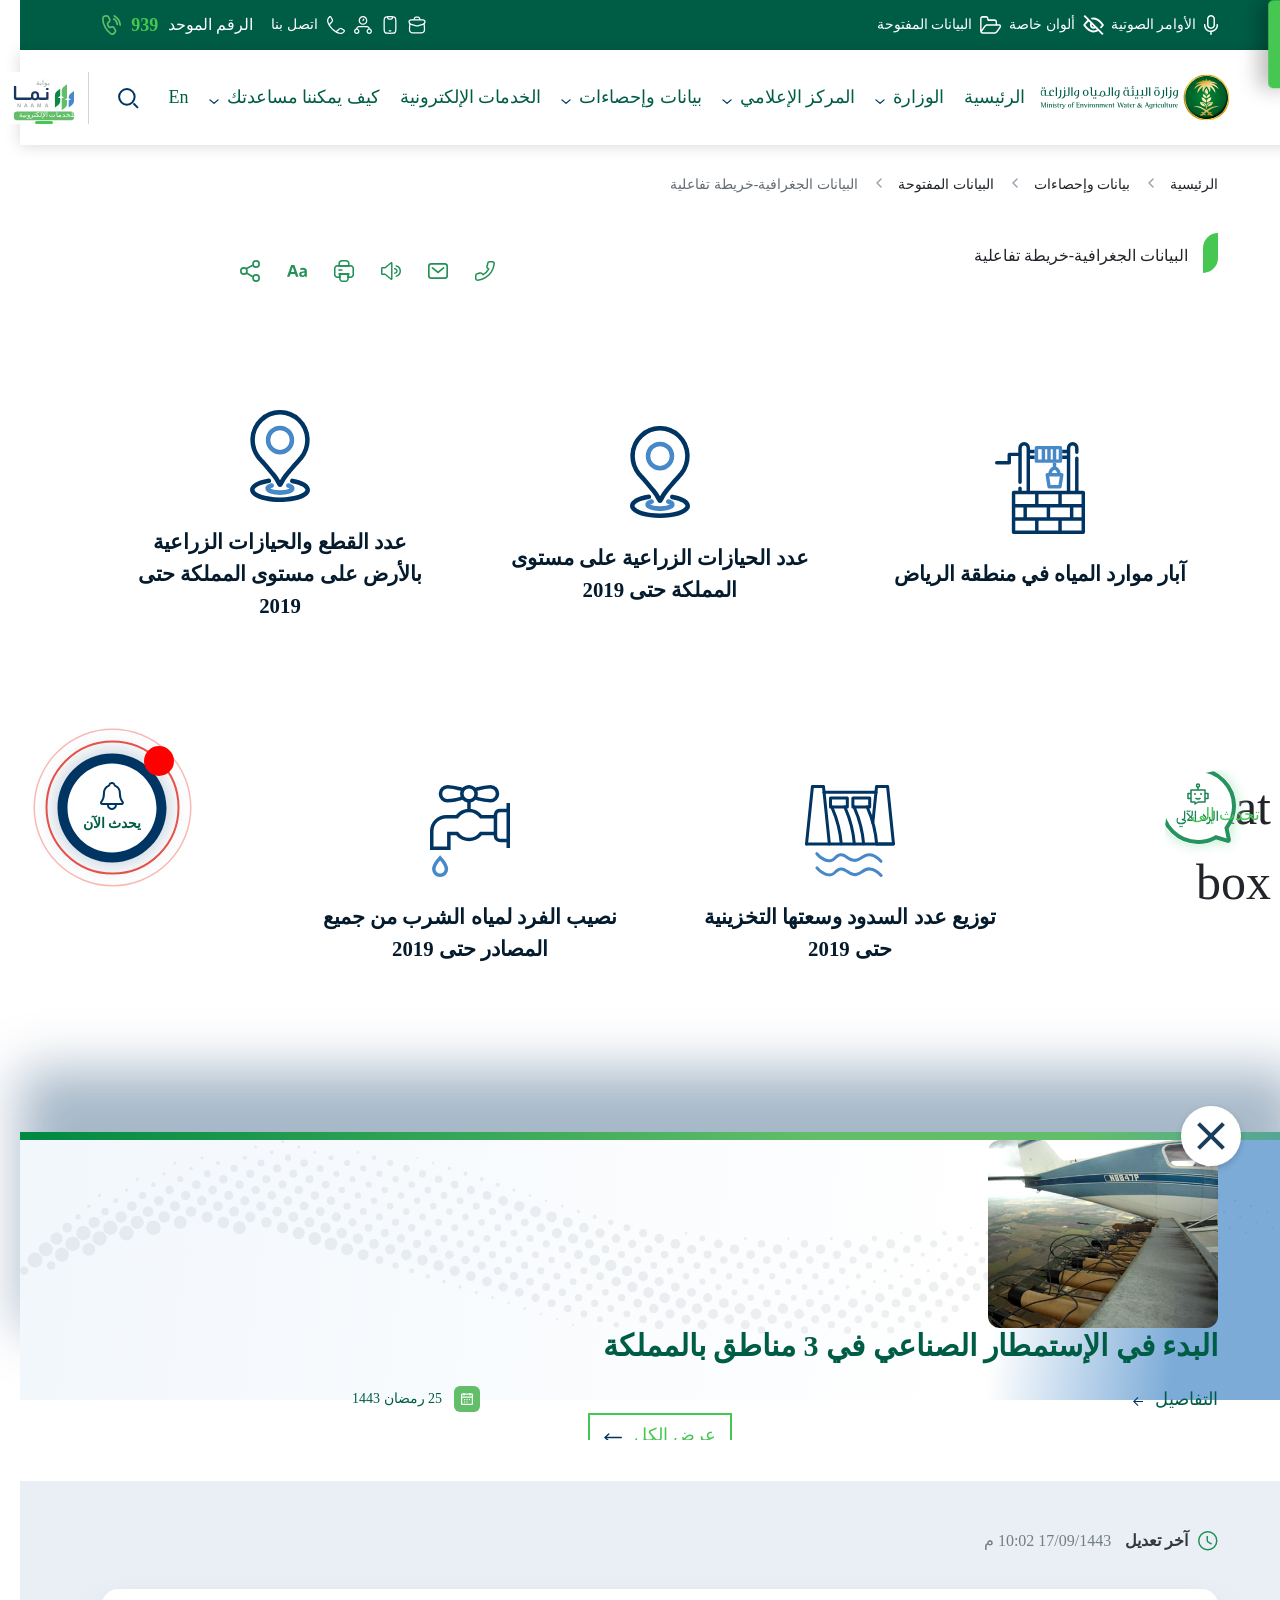
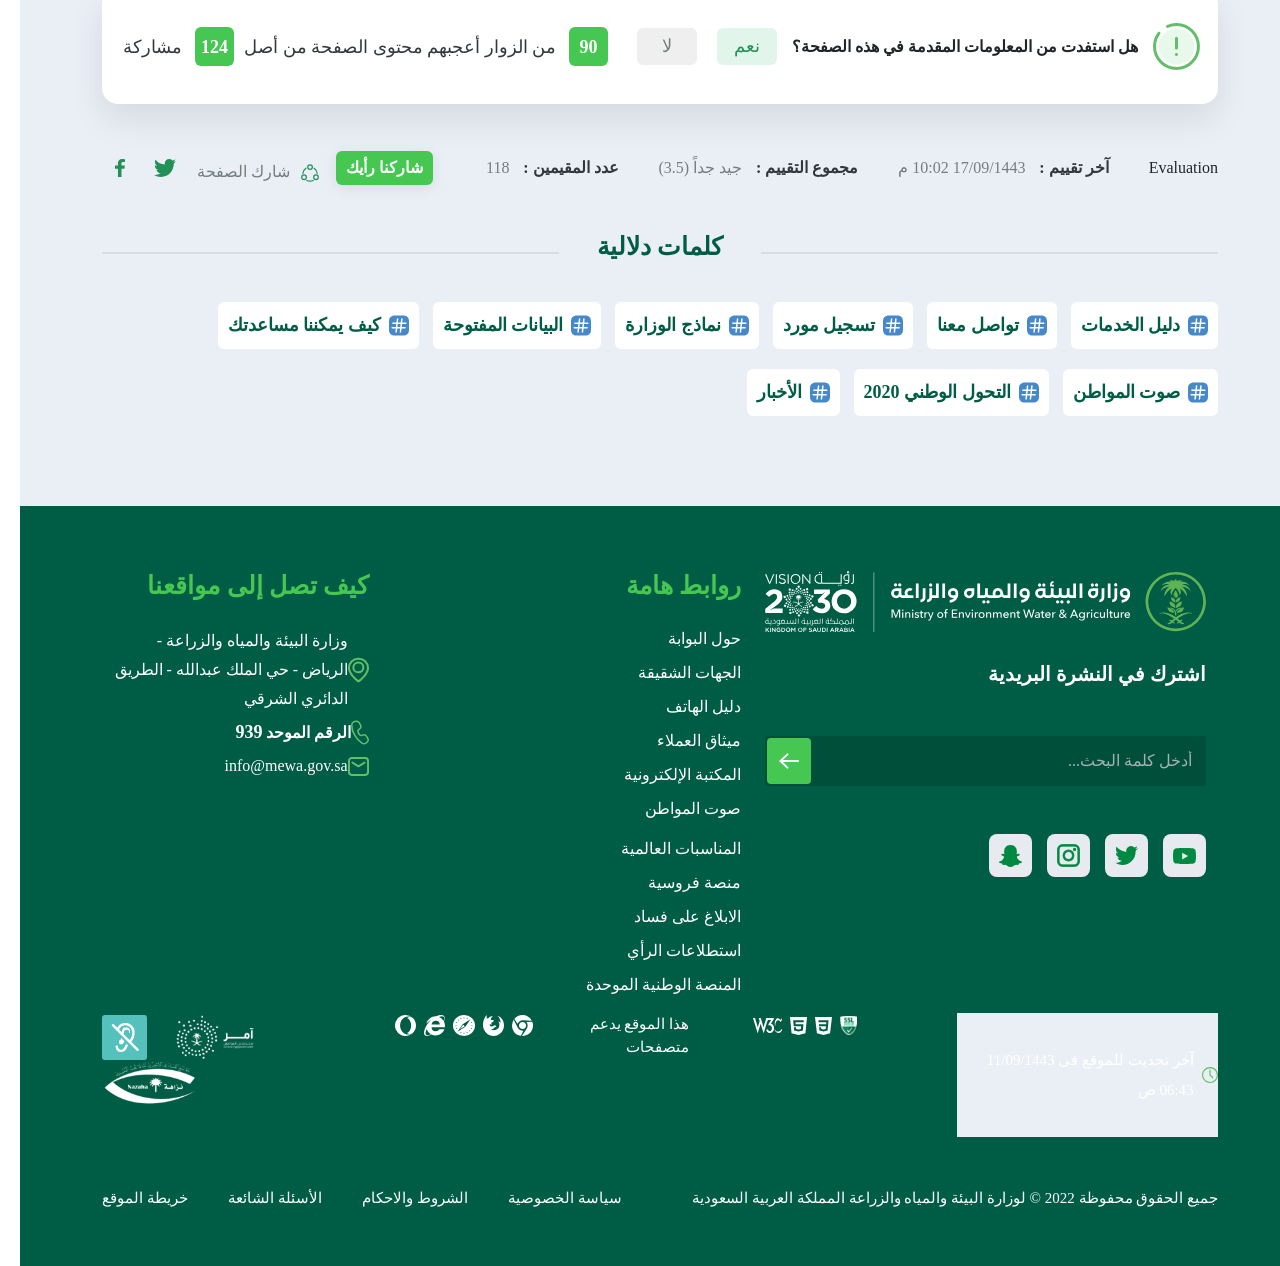
<file: ar/geographical-data1.html>
<!DOCTYPE html>
<html lang="ar">
  <head>
    <!-- Required meta tags -->
    <meta charset="utf-8" />
    <meta
      name="viewport"
      content="width=device-width, initial-scale=1, shrink-to-fit=no"
    />
    <!--  owl carousel CSS -->
    <link rel="stylesheet" href="../assets/css/owl.carousel.min.css" />
    <link rel="stylesheet" href="../assets/css/owl.theme.default.css" />
    <!-- swiper CSS -->
    <link rel="stylesheet" href="../assets/css/swiper-bundle.min.css"/>
    <!-- Bootstrap CSS -->
    <link rel="stylesheet" href="../assets/css/bootstrap.min.css" />

    <!--  Font Awesome CSS -->
    <link rel="stylesheet" href="../assets/css/all.min.css" />

    <!-- custom style -->
    <link rel="stylesheet" href="../assets/css/styleRTL.css" />

     <!-- inner-pages style -->
     <link rel="stylesheet" href="../assets/css/inner-pages.css" />


    <title> البيانات الجغرافية-خريطة تفاعلية</title>
  </head>

  <body>
    <!-- AO start navbar -->
    <div class="navBar">
      <div class="customContainer container">
        <div class="row">
          <div class="col-md-6">
            <div class="linksNB">
              <ul>
                <li>
                  <a href="#">
                    <img src="../assets/images/home/voiceIcon.svg" alt="" />
                    <span>الأوامر الصوتية</span>
                  </a>
                </li>
                <li>
                  <a href="#">
                    <img src="../assets/images/home/eye-no.svg" alt="" />
                    <span>ألوان خاصة </span>
                  </a>
                </li>
                <li>
                  <a href="#">
                    <img src="../assets/images/home/folder.svg" alt="" />
                    <span>البيانات المفتوحة </span>
                  </a>
                </li>
              </ul>
            </div>
          </div>
          <div class="col-md-6">
            <div class="linksNB textLeft">
              <ul>
                <li>
                  <a href="#">
                    <img src="../assets/images/home/Page1.svg" alt="" />
                  </a>
                </li>
                <li>
                  <a href="#">
                    <img src="../assets/images/home/Mobile.svg" alt="" />
                  </a>
                </li>
                <li>
                  <a href="#">
                    <img src="../assets/images/home/data.svg" alt="" />
                  </a>
                </li>
                <li>
                  <a href="#">
                    <img src="../assets/images/home/phone.svg" alt="" />
                    <span> اتصل بنا </span>
                  </a>
                </li>
                <li class="paddingGap">
                  <a href="#">
                    <span> الرقم الموحد </span>
                    <strong>939</strong>
                    <img src="../assets/images/home/PHONEGreen.svg" alt="" />
                  </a>
                </li>
              </ul>
            </div>
          </div>
        </div>
      </div>
    </div>
    <!--- end navbar -->
    <!-- AO start menu  -->
    <div class="menuBg">
      <div class="customContainer container">
        <nav
          class="navbar navbarCustom navbar-expand-lg navbar-light bg-light sticky"
        >
          <a class="navbar-brand" href="#">
            <img src="../assets/images/home/Logo.svg" alt="" />
          </a>
          <button
            class="navbar-toggler"
            type="button"
            data-bs-toggle="collapse"
            data-bs-target="#navbarSupportedContent"
            aria-controls="navbarSupportedContent"
            aria-expanded="false"
            aria-label="Toggle navigation"
          >
            <span class="navbar-toggler-icon"></span>
          </button>

          <div class="collapse navbar-collapse" id="navbarSupportedContent">
            <ul class="navbar-nav mr-auto">
              <!-- AO start single link -->
              <li class="nav-item">
                <a class="nav-link" href="#"
                  >الرئيسية</a
                >
              </li>
              <!-- end single link -->
              <!-- AO start menu mega -->
              <li class="nav-item dropdown">
                <a
                  class="nav-link dropdown-toggle"
                  href="#"
                  id="navbarDropdown"
                  role="button"
                  data-bs-toggle="dropdown"
                  aria-haspopup="true"
                  aria-expanded="false"
                >
                  الوزارة
                </a>
                <div class="dropdown-menu" aria-labelledby="navbarDropdown">
                  <div class="container">
                    <div class="row">
                      <div class="col-md-6 col-lg-3">
                        <div class="colMenu">
                          <h4>عن الوزارة</h4>
                          <ul>
                            <li><a href="https://www.google.com/">نبذة عن الوزارة   </a></li>
                            <li><a href="#">الرؤية والرسالة والأهداف</a></li>
                            <li><a href="#">دليل الهوية المرئية</a></li>
                            <li><a href="#">الهيكل التنظيمي</a></li>
                            <li><a href="#">الجهات الشقيقة</a></li>
                            <li><a href="#">نبذة عن الوزارة</a></li>
                            <li><a href="#">الرؤية والرسالة والأهداف</a></li>
                            <li><a href="#">دليل الهوية المرئية</a></li>
                            <li><a href="#">الهيكل التنظيمي</a></li>
                            <li><a href="#">الجهات الشقيقة</a></li>
                          </ul>
                        </div>
                      </div>
                      <!-- end col -->
                      <div class="col-md-6 col-lg-3">
                        <div class="colMenu">
                          <h4>عن الوزارة</h4>
                          <ul>
                            <li><a href="#">نبذة عن الوزارة</a></li>
                            <li><a href="#">الرؤية والرسالة والأهداف</a></li>
                            <li><a href="#">دليل الهوية المرئية</a></li>
                            <li><a href="#">الهيكل التنظيمي</a></li>
                            <li><a href="#">الجهات الشقيقة</a></li>
                            <li><a href="#">نبذة عن الوزارة</a></li>
                            <li><a href="#">الرؤية والرسالة والأهداف</a></li>
                            <li><a href="#">دليل الهوية المرئية</a></li>
                            <li><a href="#">الهيكل التنظيمي</a></li>
                            <li><a href="#">الجهات الشقيقة</a></li>
                          </ul>
                        </div>
                      </div>
                      <!-- end col -->
                      <div class="col-md-6 col-lg-3">
                        <div class="colMenu">
                          <h4>عن الوزارة</h4>
                          <ul>
                            <li><a href="#">نبذة عن الوزارة</a></li>
                            <li><a href="#">الرؤية والرسالة والأهداف</a></li>
                            <li><a href="#">دليل الهوية المرئية</a></li>
                            <li><a href="#">الهيكل التنظيمي</a></li>
                            <li><a href="#">الجهات الشقيقة</a></li>
                            <li><a href="#">نبذة عن الوزارة</a></li>
                            <li><a href="#">الرؤية والرسالة والأهداف</a></li>
                            <li><a href="#">دليل الهوية المرئية</a></li>
                            <li><a href="#">الهيكل التنظيمي</a></li>
                            <li><a href="#">الجهات الشقيقة</a></li>
                          </ul>
                        </div>
                      </div>
                      <!-- end col -->
                      <div class="col-md-6 col-lg-3">
                        <div class="colMenu">
                          <h4>عن الوزارة</h4>
                          <ul>
                            <li><a href="#">نبذة عن الوزارة</a></li>
                            <li><a href="#">الرؤية والرسالة والأهداف</a></li>
                            <li><a href="#">دليل الهوية المرئية</a></li>
                            <li><a href="#">الهيكل التنظيمي</a></li>
                            <li><a href="#">الجهات الشقيقة</a></li>
                            <li><a href="#">نبذة عن الوزارة</a></li>
                            <li><a href="#">الرؤية والرسالة والأهداف</a></li>
                            <li><a href="#">دليل الهوية المرئية</a></li>
                            <li><a href="#">الهيكل التنظيمي</a></li>
                            <li><a href="#">الجهات الشقيقة</a></li>
                          </ul>
                        </div>
                      </div>
                      <!-- end col -->
                    </div>
                  </div>
                </div>
              </li>
              <!-- end menu mega -->
              <!-- AO start menu mega -->
              <li class="nav-item dropdown">
                <a
                  class="nav-link dropdown-toggle"
                  href="#"
                  id="navbarDropdown"
                  role="button"
                  data-bs-toggle="dropdown"
                  aria-haspopup="true"
                  aria-expanded="false"
                >
                  المركز الإعلامي
                </a>
                <div class="dropdown-menu" aria-labelledby="navbarDropdown">
                  <div class="container">
                    <div class="row">
                      <div class="col-md-6 col-lg-3">
                        <div class="colMenu">
                          <h4>title</h4>
                          <ul>
                            <li><a href="#">link</a></li>
                            <li><a href="#">link</a></li>
                            <li><a href="#">link</a></li>
                            <li><a href="#">link</a></li>
                            <li><a href="#">link</a></li>
                            <li><a href="#">link</a></li>
                            <li><a href="#">link</a></li>
                            <li><a href="#">link</a></li>
                            <li><a href="#">link</a></li>
                          </ul>
                        </div>
                      </div>
                      <div class="col-md-6 col-lg-3">
                        <div class="colMenu">
                          <h4>title</h4>
                          <ul>
                            <li><a href="#">link</a></li>
                            <li><a href="#">link</a></li>
                            <li><a href="#">link</a></li>
                            <li><a href="#">link</a></li>
                            <li><a href="#">link</a></li>
                            <li><a href="#">link</a></li>
                            <li><a href="#">link</a></li>
                            <li><a href="#">link</a></li>
                            <li><a href="#">link</a></li>
                          </ul>
                        </div>
                      </div>
                      <div class="col-md-6 col-lg-3">
                        <div class="colMenu">
                          <h4>title</h4>
                          <ul>
                            <li><a href="#">link</a></li>
                            <li><a href="#">link</a></li>
                            <li><a href="#">link</a></li>
                            <li><a href="#">link</a></li>
                            <li><a href="#">link</a></li>
                            <li><a href="#">link</a></li>
                            <li><a href="#">link</a></li>
                            <li><a href="#">link</a></li>
                            <li><a href="#">link</a></li>
                          </ul>
                        </div>
                      </div>
                      <div class="col-md-6 col-lg-3">
                        <div class="colMenu">
                          <h4>title</h4>
                          <ul>
                            <li><a href="#">link</a></li>
                            <li><a href="#">link</a></li>
                            <li><a href="#">link</a></li>
                            <li><a href="#">link</a></li>
                            <li><a href="#">link</a></li>
                            <li><a href="#">link</a></li>
                            <li><a href="#">link</a></li>
                            <li><a href="#">link</a></li>
                            <li><a href="#">link</a></li>
                          </ul>
                        </div>
                      </div>
                    </div>
                  </div>
                </div>
              </li>
              <!-- AO end menu mega -->
              <li class="nav-item dropdown">
                <a
                  class="nav-link dropdown-toggle"
                  href="#"
                  id="navbarDropdown"
                  role="button"
                  data-bs-toggle="dropdown"
                  aria-haspopup="true"
                  aria-expanded="false"
                >
                  بيانات وإحصاءات
                </a>
                <div class="dropdown-menu" aria-labelledby="navbarDropdown">
                  <div class="container">
                    <div class="row">
                      <div class="col-md-6 col-lg-3">
                        <div class="colMenu">
                          <h4>title</h4>
                          <ul>
                            <li><a href="#">link</a></li>
                            <li><a href="#">link</a></li>
                            <li><a href="#">link</a></li>
                            <li><a href="#">link</a></li>
                            <li><a href="#">link</a></li>
                            <li><a href="#">link</a></li>
                            <li><a href="#">link</a></li>
                            <li><a href="#">link</a></li>
                            <li><a href="#">link</a></li>
                          </ul>
                        </div>
                      </div>
                      <div class="col-md-6 col-lg-3">
                        <div class="colMenu">
                          <h4>title</h4>
                          <ul>
                            <li><a href="#">link</a></li>
                            <li><a href="#">link</a></li>
                            <li><a href="#">link</a></li>
                            <li><a href="#">link</a></li>
                            <li><a href="#">link</a></li>
                            <li><a href="#">link</a></li>
                            <li><a href="#">link</a></li>
                            <li><a href="#">link</a></li>
                            <li><a href="#">link</a></li>
                          </ul>
                        </div>
                      </div>
                      <div class="col-md-6 col-lg-3">
                        <div class="colMenu">
                          <h4>title</h4>
                          <ul>
                            <li><a href="#">link</a></li>
                            <li><a href="#">link</a></li>
                            <li><a href="#">link</a></li>
                            <li><a href="#">link</a></li>
                            <li><a href="#">link</a></li>
                            <li><a href="#">link</a></li>
                            <li><a href="#">link</a></li>
                            <li><a href="#">link</a></li>
                            <li><a href="#">link</a></li>
                          </ul>
                        </div>
                      </div>
                      <div class="col-md-6 col-lg-3">
                        <div class="colMenu">
                          <h4>title</h4>
                          <ul>
                            <li><a href="#">link</a></li>
                            <li><a href="#">link</a></li>
                            <li><a href="#">link</a></li>
                            <li><a href="#">link</a></li>
                            <li><a href="#">link</a></li>
                            <li><a href="#">link</a></li>
                            <li><a href="#">link</a></li>
                            <li><a href="#">link</a></li>
                            <li><a href="#">link</a></li>
                          </ul>
                        </div>
                      </div>
                    </div>
                  </div>
                </div>
              </li>
              <!-- end menu mega -->
              <!-- AO start single link -->
              <li class="nav-item">
                <a class="nav-link" href="#">الخدمات الإلكترونية</a>
              </li>
              <!-- end single link -->
              <li class="nav-item dropdown">
                <a
                  class="nav-link dropdown-toggle"
                  href="#"
                  id="navbarDropdown"
                  role="button"
                  data-bs-toggle="dropdown"
                  aria-haspopup="true"
                  aria-expanded="false"
                >
                  كيف يمكننا مساعدتك
                </a>
                <div class="dropdown-menu" aria-labelledby="navbarDropdown">
                  <div class="container">
                    <div class="row">
                      <div class="col-md-6 col-lg-3">
                        <div class="colMenu">
                          <h4>title</h4>
                          <ul>
                            <li><a href="#">link</a></li>
                            <li><a href="#">link</a></li>
                            <li><a href="#">link</a></li>
                            <li><a href="#">link</a></li>
                            <li><a href="#">link</a></li>
                            <li><a href="#">link</a></li>
                            <li><a href="#">link</a></li>
                            <li><a href="#">link</a></li>
                            <li><a href="#">link</a></li>
                          </ul>
                        </div>
                      </div>
                      <div class="col-md-6 col-lg-3">
                        <div class="colMenu">
                          <h4>title</h4>
                          <ul>
                            <li><a href="#">link</a></li>
                            <li><a href="#">link</a></li>
                            <li><a href="#">link</a></li>
                            <li><a href="#">link</a></li>
                            <li><a href="#">link</a></li>
                            <li><a href="#">link</a></li>
                            <li><a href="#">link</a></li>
                            <li><a href="#">link</a></li>
                            <li><a href="#">link</a></li>
                          </ul>
                        </div>
                      </div>
                      <div class="col-md-6 col-lg-3">
                        <div class="colMenu">
                          <h4>title</h4>
                          <ul>
                            <li><a href="#">link</a></li>
                            <li><a href="#">link</a></li>
                            <li><a href="#">link</a></li>
                            <li><a href="#">link</a></li>
                            <li><a href="#">link</a></li>
                            <li><a href="#">link</a></li>
                            <li><a href="#">link</a></li>
                            <li><a href="#">link</a></li>
                            <li><a href="#">link</a></li>
                          </ul>
                        </div>
                      </div>
                      <div class="col-md-6 col-lg-3">
                        <div class="colMenu">
                          <h4>title</h4>
                          <ul>
                            <li><a href="#">link</a></li>
                            <li><a href="#">link</a></li>
                            <li><a href="#">link</a></li>
                            <li><a href="#">link</a></li>
                            <li><a href="#">link</a></li>
                            <li><a href="#">link</a></li>
                            <li><a href="#">link</a></li>
                            <li><a href="#">link</a></li>
                            <li><a href="#">link</a></li>
                          </ul>
                        </div>
                      </div>
                    </div>
                  </div>
                </div>
              </li>
              <!-- end menu mega -->
              <!-- AO start single link -->
              <li class="nav-item">
                <a class="nav-link" href="#">En</a>
              </li>
              <li class="nav-item searchBNT">
                <button
                type="button" class="btn btn-primary" data-bs-toggle="modal" data-bs-target="#exampleModal"
                >
                  <img src="../assets/images/home/SearchMenu.svg" alt="" />
                </button>
              </li>
              <!-- end single link -->
            </ul>
            <!-- start logo -->
            <a class="navbar-brand borderWidth" href="#">
              <img src="../assets/images/home/Nama.svg" alt="" />
            </a>
            <!-- end logo -->
          </div>
        </nav>
      </div>
    </div>
    <!-- start popup search -->
    <!-- Button trigger modal -->
    <div class="modal modalSearch fade" id="exampleModal" tabindex="-1" aria-labelledby="exampleModalLabel" aria-hidden="true">
      <div class="modal-dialog" role="document">
        <div class="modal-content">
          <div class="modal-body">
            <div class="SearchCustom">
              <div class="forGroup">
                <input
                  type="text"
                  class="searchInput"
                  value=""
                  placeholder="أدخل كلمة البحث..."
                />
                <button type="submit" class="searchSubmit">
                  <img src="../assets/images/home/SearchPopup.svg" alt="" />
                </button>
              </div>
              <div class="boxSloce">
                <button
                button type="button" class="btn btn-secondary" data-bs-dismiss="modal"
                >
                  <img src="../assets/images/home/closeSearch.svg" alt="" />
                </button>
              </div>
            </div>
          </div>
        </div>
      </div>
    </div>
    <!-- End popup search -->
    <!-- End men8u -->

    <!-- start breadcrumb -->
    <div class="breadcrumbSec">
        <div class="container">
            <div class="row">
                <div class="col-md-12">
                    <ul class="breadcrumb">
                        <li><a href="#">الرئيسية</a></li>
                        <li><a href="#">بيانات وإحصاءات</a></li>
                        <li><a href="#">البيانات المفتوحة </a></li>
                        <li>البيانات الجغرافية-خريطة تفاعلية </li>
                    </ul>
                </div>
                <!-- end breadcrumb -->
                <div class="col-md-6">
                    <h2 class="font35pxBold patternIcon ">
                      البيانات الجغرافية-خريطة تفاعلية
                    </h2>
                </div>
                <!-- end heading -->
                <div class="col-md-6">
                    <ul class="socialBC">
                        <li>
                            <a href="#">
                                <img src="../assets/images/shared/phone.svg" alt="">
                            </a>
                        </li>
                        <!-- end list item -->
                        <li>
                            <a href="#">
                                <img src="../assets/images/shared/mail.svg" alt="">
                            </a>
                        </li>
                        <!-- end list item -->
                        <li>
                            <ul class="innderSocial">
                                <li>
                                    speaker
                                </li>
                            </ul>
                            <a href="#">
                                <img src="../assets/images/shared/Sound-level.svg" alt="">
                            </a>
                        </li>
                        <!-- end list item -->
                        <li>
                            <a href="#">
                                <img src="../assets/images/shared/printer.svg" alt="">
                            </a>
                        </li>
                        <!-- end list item -->
                        <li>
                            <ul class="innderSocial increaseFont">
                                <li>
                                    <a href="#">
                                        +A
                                    </a>
                                </li>
                                <li>
                                    <a href="#">
                                       A
                                    </a>
                                </li>
                                <li>
                                    <a href="#">
                                        -A
                                    </a>
                                </li>
                            </ul>
                            <a href="#">
                                <img src="../assets/images/shared/Aa.svg" alt="">   
                            </a>
                        </li>
                        <!-- end list item -->
                        <li>
                            <ul class="innderSocial socialPostion">
                                <li>
                                    <a href="#">
                                        <img src="../assets/images/shared/tw.svg" alt="" srcset="">
                                    </a>
                                </li>
                                <li>
                                    <a href="#">
                                        <img src="../assets/images/shared/bxl-facebook.svg" alt="" srcset="">
                                    </a>
                                </li>
                                <li>
                                    <a href="#">
                                        <img src="../assets/images/shared/bxl-linkedin.svg" alt="" srcset="">
                                    </a>
                                </li>
                                <li>
                                    <a href="#">
                                        <img src="../assets/images/shared/bxl-facebook.svg" alt="" srcset="">
                                    </a>
                                </li>
                            </ul>
                            <a href="#">
                                <img src="../assets/images/shared/share.svg" alt="">
                            </a>
                        </li>
                        <!-- end list item -->
                    </ul>
                </div>
                <!-- end social -->
            </div>
        </div>
    </div>
    <!-- End breadcrumb -->

<div class="content">
  <section class="social-media open-data ">
    <div class="container">
      <div class="row justify-content-center">
       
         

       


        <div class="col-lg-4">
          <div class="social-card sharing-card">
              <div class="img-box">
                <img class="img1" src="../assets/images/sharing-center/beer.svg" alt="">
                <!-- <img class="img2" src="../assets/images/sharing-center/beer2.svg" alt=""> -->
              </div>
              <h3>
                آبار موارد المياه في منطقة الرياض
              </h3>
              <a href="#" class="more">
                المزيد
                <img src="../assets/images/sharing-center/more-arrw.svg" alt="">
              </a>
            </div>
        </div>
        <div class="col-lg-4">
          <div class="social-card sharing-card">
              <div class="img-box">
                <img class="img1" src="../assets/images/sharing-center/pin-location1.svg" alt="">
                <!-- <img class="img2" src="../assets/images/sharing-center/pin-location2.svg" alt=""> -->
              </div>
              <h3>
                عدد الحيازات الزراعية على مستوى المملكة حتى 2019
              </h3>
              <a href="#" class="more">
                المزيد
                <img src="../assets/images/sharing-center/more-arrw.svg" alt="">
              </a>
            </div>
        </div>
        <div class="col-lg-4">
          <div class="social-card sharing-card">
              <div class="img-box">
                <img class="img1" src="../assets/images/sharing-center/pin-location1.svg" alt="">
                <!-- <img class="img2" src="../assets/images/sharing-center/pin-location2.svg" alt=""> -->
              </div>
              <h3>
                عدد القطع والحيازات الزراعية بالأرض على مستوى المملكة حتى 2019
              </h3>
              <a href="#" class="more">
                المزيد
                <img src="../assets/images/sharing-center/more-arrw.svg" alt="">
              </a>
            </div>
        </div>
        <div class="col-lg-4">
          <div class="social-card sharing-card">
              <div class="img-box">
                <img class="img1" src="../assets/images/sharing-center/block.svg" alt="">
                <!-- <img class="img2" src="../assets/images/sharing-center/block2.svg" alt=""> -->
              </div>
              <h3>
                توزيع عدد السدود وسعتها التخزينية حتى 2019
              </h3>
              <a href="#" class="more">
                المزيد
                <img src="../assets/images/sharing-center/more-arrw.svg" alt="">
              </a>
            </div>
        </div>
        <div class="col-lg-4">
          <div class="social-card sharing-card">
              <div class="img-box">
                <img class="img1" src="../assets/images/sharing-center/water.svg" alt="">
                <!-- <img class="img2" src="../assets/images/sharing-center/water2.svg" alt=""> -->
              </div>
              <h3>
                نصيب الفرد لمياه الشرب من جميع المصادر حتى 2019
              </h3>
              <a href="#" class="more">
                المزيد
                <img src="../assets/images/sharing-center/more-arrw.svg" alt="">
              </a>
            </div>
        </div>
       
      
      </div>
    </div>
  </section>
</div>



       <!-- start Evaluation -->
    <div class="Evaluation">
        <div class="container">
            <div class="row">
                <div class="col-md-12">
                    <div class="lastEdit">
                        <img src="../assets/images/shared/clockGreen.png" alt="">
                        <p class="evaluationBox">
                            <strong>آخر تعديل</strong>
                           <span> ‏17/09/1443 10:02 م</span>
                        </p>
                    </div>
                </div>
                <!-- end box -->
                <div class="col-md-12">
                    <div class="alertEvaluation">
                        <div class="right">
                            <img src="../assets/images/shared/info-circleGreen.png" alt="">
                        <strong>هل استفدت من المعلومات المقدمة في هذه الصفحة؟</strong>
                        <button class="btnSmall btnGreen">نعم</button>
                        <button class="btnSmall btnGray">لا</button>
                        </div>
                        <div class="left">
                            <p>
                                <span class="number">90</span>
                                من الزوار أعجبهم محتوى الصفحة من أصل
                            </p>
                            <p>
                                <span class="number">124</span>
                                مشاركة
                            </p>

                        </div>
                    </div>
                </div>
                <!-- end box -->
                <div class="col-md-12">
                <div class="evaDetails">
                    <div class="right">
                        <div class="EvaluationRadio">Evaluation</div>
                        <p class="evaluationBox">
                            <strong>آخر تقييم :</strong>
                           <span> ‏17/09/1443 10:02 م</span>
                        </p>
                        <p class="evaluationBox">
                            <strong> مجموع التقييم :</strong>
                            <span>جيد جداً (3.5)</span>
                        </p>
                        <p class="evaluationBox">
                            <strong>عدد المقيمين :</strong>
                            <span>118</span>
                        </p>
                        <a href="#" class="greenLink">شاركنا رأيك</a>
                    </div>
                    <div class="left sharePage">
                        <img src="../assets/images/shared/shareEva.svg" alt="">
                        <span>شارك الصفحة</span>
                        <a href="#">
                          <img src="../assets/images/shared/tw.svg" alt="">
                        </a>
                        <a href="#">
                          <img src="../assets/images/shared/bxl-facebook.svg" alt="">
                        </a>
                    </div>
                </div>
                </div>
                <!-- end box -->
                <div class="col-md-12">
                    <h3 class="tagHeading">
                        كلمات دلالية
                    </h3>
                    <div class="boxTagsShared">
                        <a href="#">
                          <img src="../assets/images/home/hashtag.svg" alt="">
                          <span>دليل الخدمات</span>
                        </a>
                        <!-- end link -->
                        <a href="#">
                          <img src="../assets/images/home/hashtag.svg" alt="">
                          <span>تواصل معنا</span>
                        </a>
                        <!-- end link -->
                        <a href="#">
                          <img src="../assets/images/home/hashtag.svg" alt="">
                          <span>تسجيل مورد</span>
                        </a>
                        <!-- end link -->
                        <a href="#">
                          <img src="../assets/images/home/hashtag.svg" alt="">
                          <span>نماذج الوزارة</span>
                        </a>
                        <!-- end link -->
                        <a href="#">
                          <img src="../assets/images/home/hashtag.svg" alt="">
                          <span>البيانات المفتوحة</span>
                        </a>
                        <!-- end link -->
                        <a href="#">
                          <img src="../assets/images/home/hashtag.svg" alt="">
                          <span>كيف يمكننا مساعدتك</span>
                        </a>
                        <!-- end link -->
                        <a href="#">
                          <img src="../assets/images/home/hashtag.svg" alt="">
                          <span>صوت المواطن</span>
                        </a>
                        <!-- end link -->
                        <a href="#">
                          <img src="../assets/images/home/hashtag.svg" alt="">
                          <span>التحول الوطني 2020</span>
                        </a>
                        <!-- end link -->
                        <a href="#">
                          <img src="../assets/images/home/hashtag.svg" alt="">
                          <span>الأخبار</span>
                        </a>
                        <!-- end link -->
                      </div>
                </div>
            </div>
        </div>
    </div>
    <!-- end Evaluation -->

    <!-- Start happening Now -->
    <div class="happeningNow">
      <div class="container">
        <div class="swiper swiperMain">
          <!-- Additional required wrapper -->
          <div class="swiper-wrapper">
            <!-- Slides -->
            <div class="swiper-slide">
              <div class="boxHN">
                <div class="boxImgHN patternIcon">
                  <img src="../assets/images/home/HN1.svg" alt="">
                </div>
                <div class="boxTextHN">
                  <h2>البدء في الإستمطار الصناعي في 3 مناطق بالمملكة</h2>
                  <div class="forFlex">
                    <a href="" class="moreHn">
                      <span>التفاصيل</span>
                      <img src="../assets/images/home/arrowMore.svg" alt="">
                    </a>
                    <div class="date">
                      <img src="../assets/images/home/dateHN.svg" alt="">
                      <span>‏25 رمضان 1443</span>
                      
                    </div>
                  </div>
                </div>
                <div class="moreBox">
                  <a href="" class="btnArrow">
                    <span>عرض الكل</span>
                    <img src="../assets/images/home/arrowBlue.svg" alt="">
                  </a>
                </div>
              </div>
            </div>
            <!-- end slid -->
            <div class="swiper-slide">
              <div class="boxHN">
                <div class="boxImgHN">
                  <img src="../assets/images/home/HN2.svg" alt="">
                </div>
                <div class="boxTextHN">
                  <h2>البدء في الإستمطار الصناعي في 3 مناطق بالمملكة</h2>
                  <div class="forFlex">
                    <a href="" class="moreHn">
                      <span>التفاصيل</span>
                      <img src="../assets/images/home/arrowMore.svg" alt="">
                    </a>
                    <div class="date">
                      <img src="../assets/images/home/dateHN.svg" alt="">
                      <span>‏25 رمضان 1443</span>
                      
                    </div>
                  </div>
                </div>
                <div class="moreBox">
                  <a href="" class="btnArrow">
                    <span>عرض الكل</span>
                    <img src="../assets/images/home/arrowBlue.svg" alt="">
                  </a>
                </div>
              </div>
            </div>
            <!-- end slid -->
          </div>
          <!-- If we need pagination -->
          <!-- <div class="swiper-pagination"></div> -->
        
          <!-- If we need navigation buttons -->
          <div class="swiper-button-prev"></div>
          <div class="swiper-button-next"></div>
        
          <!-- If we need scrollbar -->
          <!-- <div class="swiper-scrollbar"></div> -->
        </div>
        <!-- end  -->
        <img src="../assets/images/home/closeX.svg" alt="" class="closeUp HappensNowOpen">
      </div>
    </div>
   <!-- end Start happening Now -->
 

    <a href="#" class="HappensNowPuple HappensNowOpen">
      <img src="../assets/images/home/HappensNow_PupleEmp.png" alt="">
      <img class="asbo" src="../assets/images/home/notifications-outline.svg" alt="">
      <span>يحدث الآن</span>
      <strong class="animatedCr"></strong>

    </a>

    <a href="#" class="chatNow">
      <img src="../assets/images/home/Chat.svg" alt="">
      <span>تحدث إلى</span>
    </a>
    <div class="chatNowBox">
      chat box
    </div>
    <!-- AO start footer -->
    <footer>
      <a href="#" class="scrollTop">
        <img src="../assets/images/home/ScrollTop.svg" alt="">
        <span class="font16Roma">العودة للأعلى</span>
      </a>
      <div class="container">
        <div class="row">
          <div class="col-md-6 col-lg-5">
            <div class="logoFooter">
              <img src="../assets/images/home/Logo-group.svg" alt="" />
              <h4>اشترك في النشرة البريدية</h4>
            </div>
            <!-- end logo -->
            <div class="SearchCustom">
              
              <form class="forGroup">
                <input
                 type="email"
                  class="searchInput"
                  placeholder="أدخل كلمة البحث..."
                />
                <button type="submit" class="searchSubmit">
                  <img src="../assets/images/home/arrowleft.svg" alt="" />
                </button>
              </form>
            </div>
            <!-- end subscribe -->
            <ul class="socialIcon">
              <li>
                <a href=""
                  ><img src="../assets/images/home/footerYout.svg" alt=""
                /></a>
              </li>
              <li>
                <a href=""
                  ><img src="../assets/images/home/FTwetter.svg" alt=""
                /></a>
              </li>
              <li>
                <a href=""
                  ><img src="../assets/images/home/Finsta.svg" alt=""
                /></a>
              </li>
              <li>
                <a href=""
                  ><img src="../assets/images/home/Fsnapchat.svg" alt=""
                /></a>
              </li>
            </ul>
            <!-- end social -->
          </div>
          <!-- end col -->
          <div class="col-md-6 col-lg-4">
            <div class="footerLinks ">
              <h4>روابط هامة</h4>
              <div class="twoCol">
                <ul>
                  <li><a href="#">حول البوابة</a></li>
                  <li><a href="#">الجهات الشقيقة </a></li>
                  <li><a href="#">دليل الهاتف </a></li>
                  <li><a href="#">ميثاق العملاء </a></li>
                  <li><a href="#">المكتبة الإلكترونية </a></li>
                  <li><a href="#">صوت المواطن</a></li>
                </ul>
                <ul>
                  <li><a href="#">المناسبات العالمية </a></li>
                  <li><a href="#">منصة فروسية </a></li>
                  <li><a href="#">الابلاغ على فساد </a></li>
                  <li><a href="#">استطلاعات الرأي </a></li>
                  <li><a href="#">المنصة الوطنية الموحدة</a></li>
                </ul>
              </div>

            </div>
          </div>
          <!-- end col -->
          <div class="col-md-6 col-lg-3">
            <div class="footerLinks contactUsCl">
              <h4> كيف تصل إلى مواقعنا</h4>
              <ul>
                <li>
                  <a href="#">
                    <img src="../assets/images/home/location.svg" alt="" />
                    <span
                      >وزارة البيئة والمياه والزراعة - الرياض - حي الملك عبدالله
                      - الطريق الدائري الشرقي</span
                    >
                  </a>
                </li>
                <li>
                  <a href="#" class="fontBold">
                    <img src="../assets/images/home/footerPhone.svg" alt="" />
                    <span>الرقم الموحد <strong>939</strong></span>
                  </a>
                </li>
                <li>
                  <a href="#">
                    <img src="../assets/images/home/footermail.svg" alt="" />
                    <span>info@mewa.gov.sa</span>
                  </a>
                </li>
              </ul>
            </div>
          </div>
          <!-- end col -->
        </div>
        <!-- end row -->
        <div class="row">
          <div class="col-md-3 col-md-3">
            <div class="lastUpdate">
              <img src="../assets/images/home/Update.svg" alt="" />
              <p>آخر تحديت للموقع فى 11/09/1443 06:43 ص</p>
            </div>
          </div>
          <!-- end col -->
          <div class="col-md-6">
            <div class="websiteSupport">
              <ul>
                <li><img src="../assets/images/home/FSlogo1.svg" alt="" /></li>
                <li><img src="../assets/images/home/FSlogo2.svg" alt="" /></li>
                <li><img src="../assets/images/home/FSlogo3.svg" alt="" /></li>
                <li><img src="../assets/images/home/FSlogo4.svg" alt="" /></li>
              </ul>
              <ul>
                <li>هذا الموقع يدعم متصفحات</li>
                <li><img src="../assets/images/home/FSlogo01.svg" alt="" /></li>
                <li><img src="../assets/images/home/FSlogo02.svg" alt="" /></li>
                <li><img src="../assets/images/home/FSlogo03.svg" alt="" /></li>
                <li><img src="../assets/images/home/FSlogo04.svg" alt="" /></li>
                <li><img src="../assets/images/home/FSlogo05.svg" alt="" /></li>
              </ul>
            </div>
          </div>
          <!-- end col -->
          <div class="col-md-3">
            <div class="imgsFooter">
              <img src="../assets/images/home/ls1.svg" alt="" />
              <img src="../assets/images/home/ls2.svg" alt="" />
              <img src="../assets/images/home/ls3.svg" alt="" />
            </div>
          </div>
        </div>
        <!-- end row -->
        <div class="row">
          <div class="col-md-12">
            <div class="reservedBar">
              <ul>
                <li>
                  جميع الحقوق محفوظة 2022 © لوزارة البيئة والمياه والزراعة
                  المملكة العربية السعودية
                </li>
                <li><a href="#">سياسة الخصوصية</a></li>
                <li><a href="#">الشروط والاحكام</a></li>
                <li><a href="#">الأسئلة الشائعة</a></li>
                <li><a href="#">خريطة الموقع</a></li>
              </ul>
            </div>
          </div>
        </div>
      </div>
      <!-- end container -->
    </footer>
    <!-- end footer -->
    <script src="../assets/js/jQueryV3.5.js"></script>
    <script src="../assets/js/owl.carousel.min.js"></script>
    <script src="../assets/js/swiper-bundle.min.js"></script>
    <script src="../assets/js/bootstrap.bundle.min.js"></script>
    <script src="../assets/js/jquery.counterup.min.js"></script>
    <script src="../assets/js/indexMap.js"></script>
    <script src="../assets/js/custom.js"></script>

  </body>
</html>
</file>
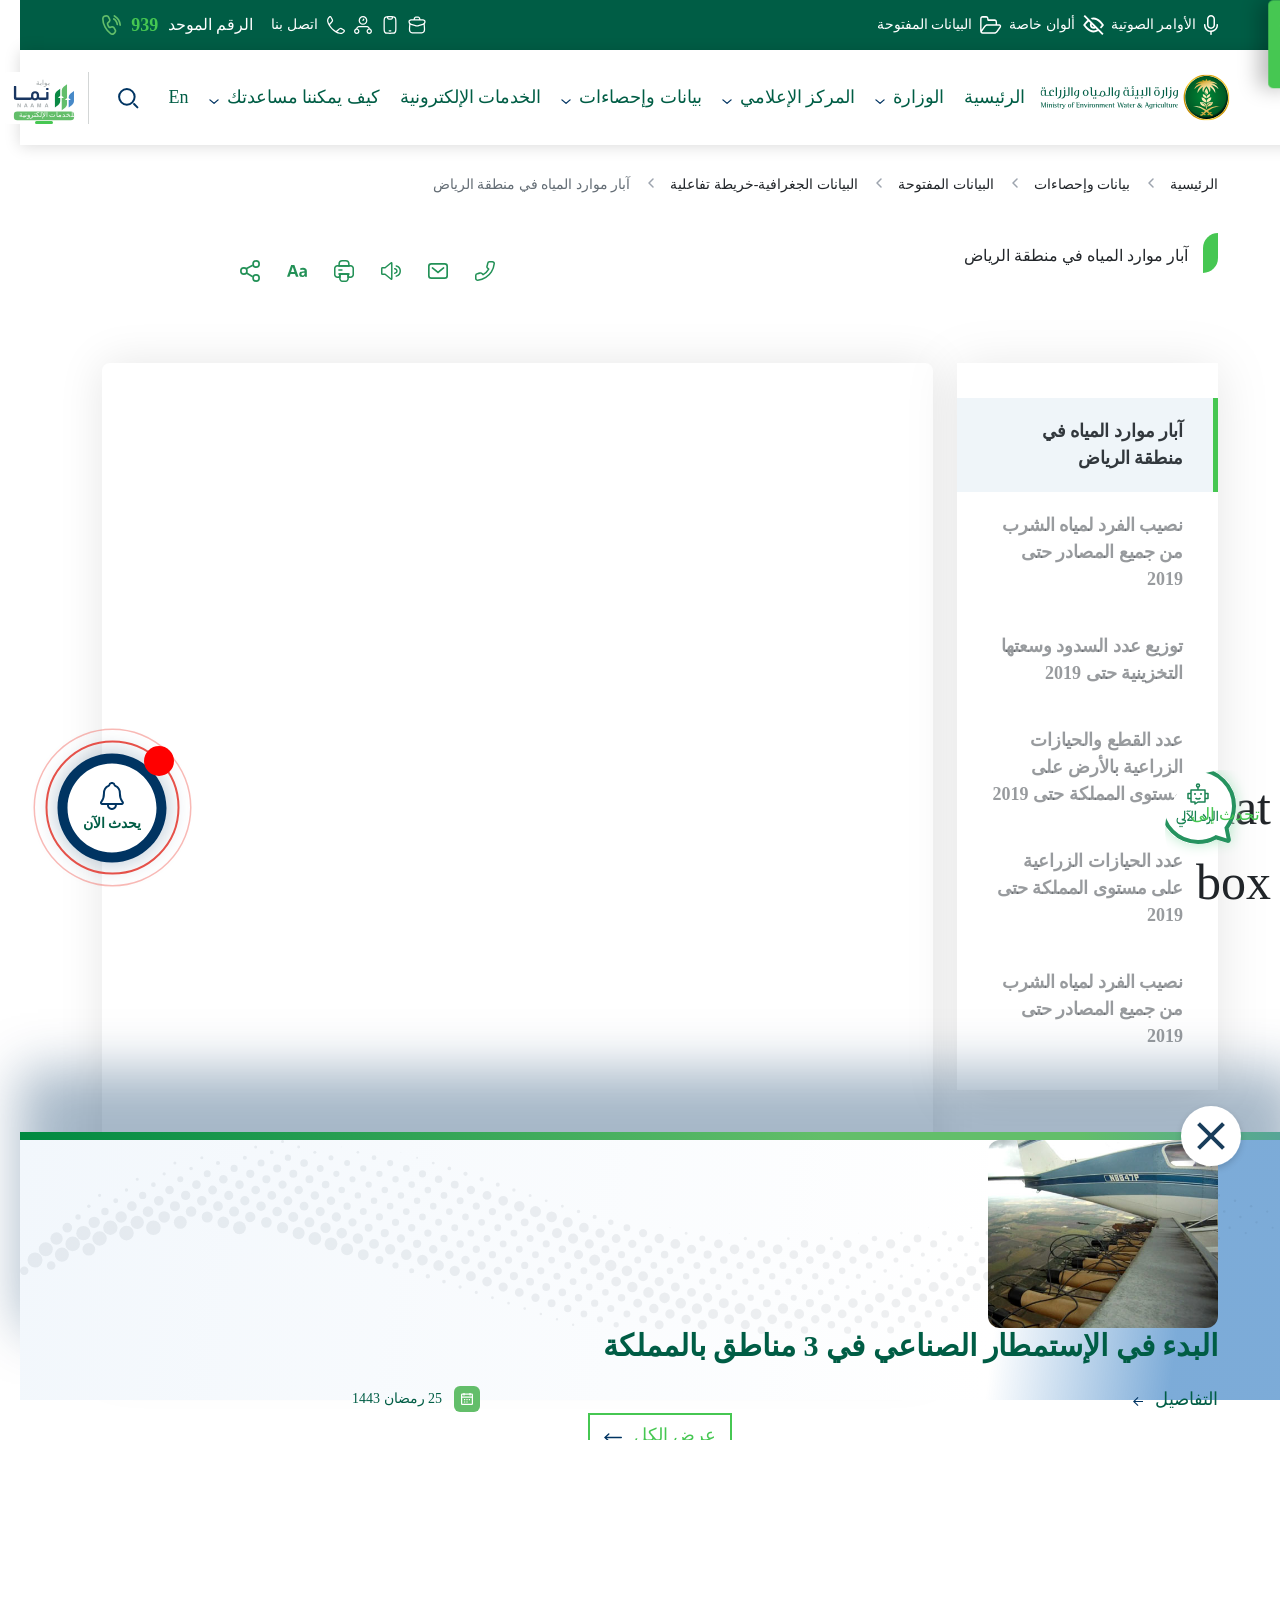
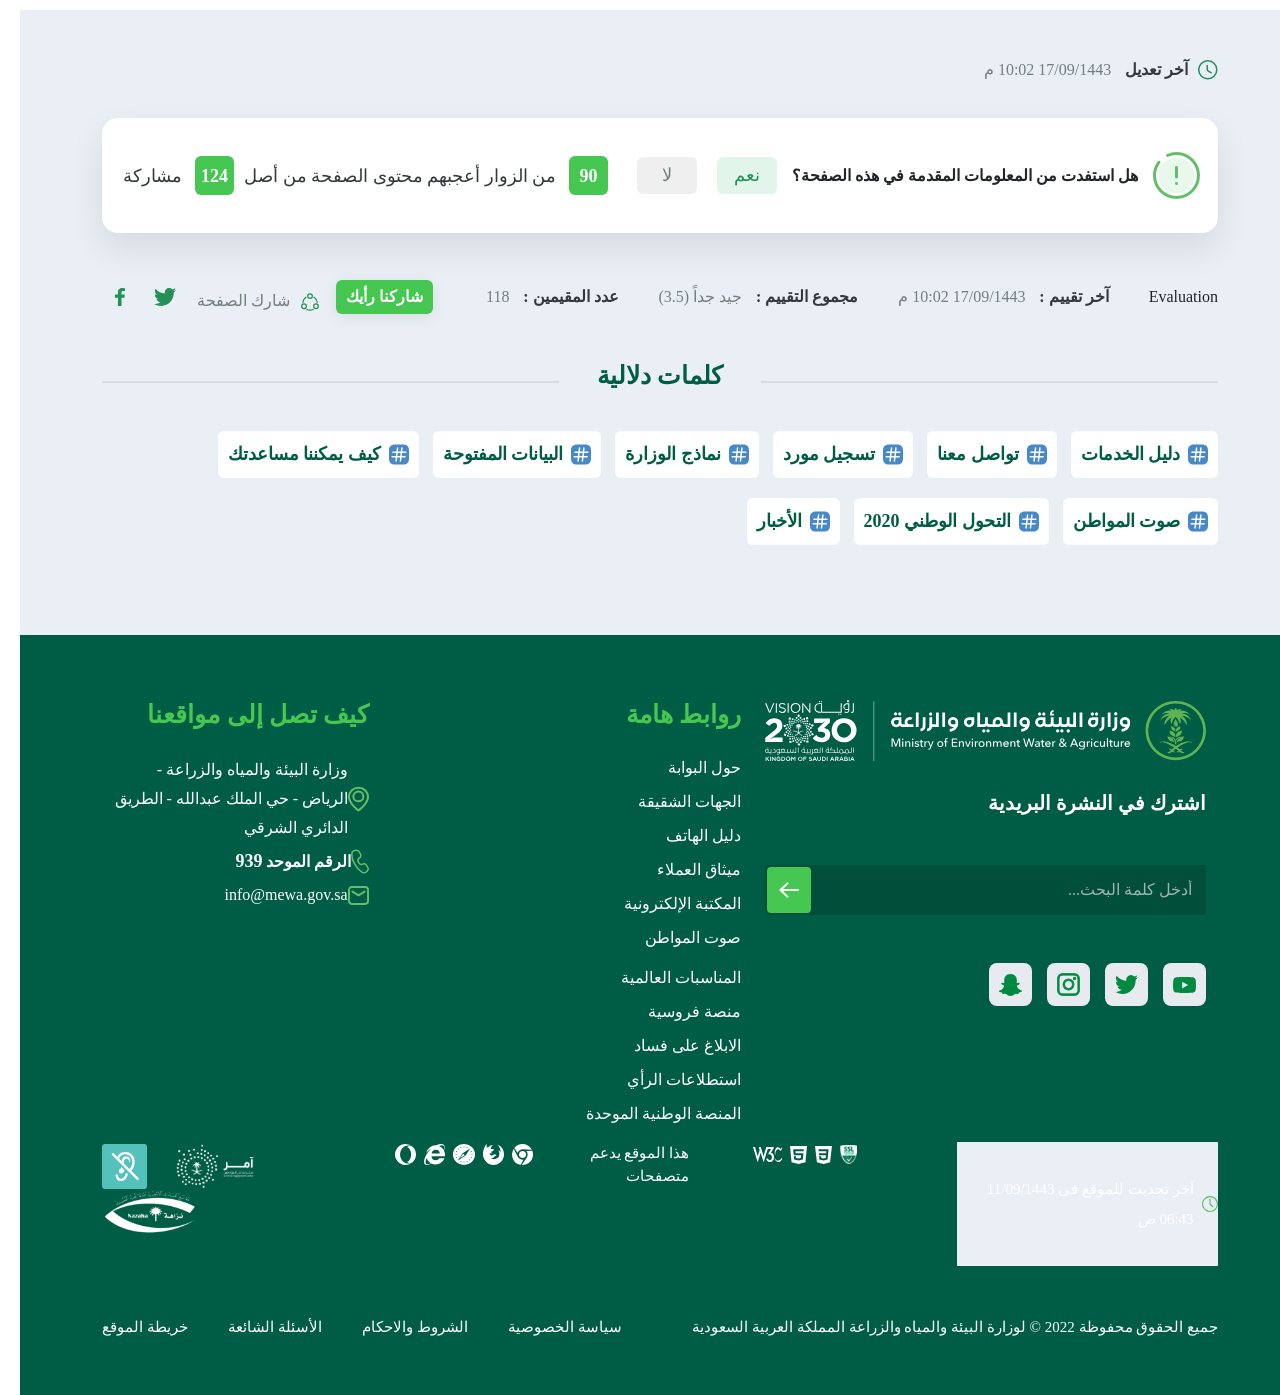
<file: ar/geographical-data2.html>
<!DOCTYPE html>
<html lang="ar">
  <head>
    <!-- Required meta tags -->
    <meta charset="utf-8" />
    <meta
      name="viewport"
      content="width=device-width, initial-scale=1, shrink-to-fit=no"
    />
    <!--  owl carousel CSS -->
    <link rel="stylesheet" href="../assets/css/owl.carousel.min.css" />
    <link rel="stylesheet" href="../assets/css/owl.theme.default.css" />
    <!-- swiper CSS -->
    <link rel="stylesheet" href="../assets/css/swiper-bundle.min.css"/>
    <!-- Bootstrap CSS -->
    <link rel="stylesheet" href="../assets/css/bootstrap.min.css" />

    <!--  Font Awesome CSS -->
    <link rel="stylesheet" href="../assets/css/all.min.css" />

    <!-- custom style -->
    <link rel="stylesheet" href="../assets/css/styleRTL.css" />

     <!-- inner-pages style -->
     <link rel="stylesheet" href="../assets/css/inner-pages.css" />


    <title>home</title>
  </head>

  <body>
    <!-- AO start navbar -->
    <div class="navBar">
      <div class="customContainer container">
        <div class="row">
          <div class="col-md-6">
            <div class="linksNB">
              <ul>
                <li>
                  <a href="#">
                    <img src="../assets/images/home/voiceIcon.svg" alt="" />
                    <span>الأوامر الصوتية</span>
                  </a>
                </li>
                <li>
                  <a href="#">
                    <img src="../assets/images/home/eye-no.svg" alt="" />
                    <span>ألوان خاصة </span>
                  </a>
                </li>
                <li>
                  <a href="#">
                    <img src="../assets/images/home/folder.svg" alt="" />
                    <span>البيانات المفتوحة </span>
                  </a>
                </li>
              </ul>
            </div>
          </div>
          <div class="col-md-6">
            <div class="linksNB textLeft">
              <ul>
                <li>
                  <a href="#">
                    <img src="../assets/images/home/Page1.svg" alt="" />
                  </a>
                </li>
                <li>
                  <a href="#">
                    <img src="../assets/images/home/Mobile.svg" alt="" />
                  </a>
                </li>
                <li>
                  <a href="#">
                    <img src="../assets/images/home/data.svg" alt="" />
                  </a>
                </li>
                <li>
                  <a href="#">
                    <img src="../assets/images/home/phone.svg" alt="" />
                    <span> اتصل بنا </span>
                  </a>
                </li>
                <li class="paddingGap">
                  <a href="#">
                    <span> الرقم الموحد </span>
                    <strong>939</strong>
                    <img src="../assets/images/home/PHONEGreen.svg" alt="" />
                  </a>
                </li>
              </ul>
            </div>
          </div>
        </div>
      </div>
    </div>
    <!--- end navbar -->
    <!-- AO start menu  -->
    <div class="menuBg">
      <div class="customContainer container">
        <nav
          class="navbar navbarCustom navbar-expand-lg navbar-light bg-light sticky"
        >
          <a class="navbar-brand" href="#">
            <img src="../assets/images/home/Logo.svg" alt="" />
          </a>
          <button
            class="navbar-toggler"
            type="button"
            data-bs-toggle="collapse"
            data-bs-target="#navbarSupportedContent"
            aria-controls="navbarSupportedContent"
            aria-expanded="false"
            aria-label="Toggle navigation"
          >
            <span class="navbar-toggler-icon"></span>
          </button>

          <div class="collapse navbar-collapse" id="navbarSupportedContent">
            <ul class="navbar-nav mr-auto">
              <!-- AO start single link -->
              <li class="nav-item">
                <a class="nav-link" href="#"
                  >الرئيسية</a
                >
              </li>
              <!-- end single link -->
              <!-- AO start menu mega -->
              <li class="nav-item dropdown">
                <a
                  class="nav-link dropdown-toggle"
                  href="#"
                  id="navbarDropdown"
                  role="button"
                  data-bs-toggle="dropdown"
                  aria-haspopup="true"
                  aria-expanded="false"
                >
                  الوزارة
                </a>
                <div class="dropdown-menu" aria-labelledby="navbarDropdown">
                  <div class="container">
                    <div class="row">
                      <div class="col-md-6 col-lg-3">
                        <div class="colMenu">
                          <h4>عن الوزارة</h4>
                          <ul>
                            <li><a href="https://www.google.com/">نبذة عن الوزارة  {https://www.google.com/}  </a></li>
                            <li><a href="#">الرؤية والرسالة والأهداف</a></li>
                            <li><a href="#">دليل الهوية المرئية</a></li>
                            <li><a href="#">الهيكل التنظيمي</a></li>
                            <li><a href="#">الجهات الشقيقة</a></li>
                            <li><a href="#">نبذة عن الوزارة</a></li>
                            <li><a href="#">الرؤية والرسالة والأهداف</a></li>
                            <li><a href="#">دليل الهوية المرئية</a></li>
                            <li><a href="#">الهيكل التنظيمي</a></li>
                            <li><a href="#">الجهات الشقيقة</a></li>
                          </ul>
                        </div>
                      </div>
                      <!-- end col -->
                      <div class="col-md-6 col-lg-3">
                        <div class="colMenu">
                          <h4>عن الوزارة</h4>
                          <ul>
                            <li><a href="#">نبذة عن الوزارة</a></li>
                            <li><a href="#">الرؤية والرسالة والأهداف</a></li>
                            <li><a href="#">دليل الهوية المرئية</a></li>
                            <li><a href="#">الهيكل التنظيمي</a></li>
                            <li><a href="#">الجهات الشقيقة</a></li>
                            <li><a href="#">نبذة عن الوزارة</a></li>
                            <li><a href="#">الرؤية والرسالة والأهداف</a></li>
                            <li><a href="#">دليل الهوية المرئية</a></li>
                            <li><a href="#">الهيكل التنظيمي</a></li>
                            <li><a href="#">الجهات الشقيقة</a></li>
                          </ul>
                        </div>
                      </div>
                      <!-- end col -->
                      <div class="col-md-6 col-lg-3">
                        <div class="colMenu">
                          <h4>عن الوزارة</h4>
                          <ul>
                            <li><a href="#">نبذة عن الوزارة</a></li>
                            <li><a href="#">الرؤية والرسالة والأهداف</a></li>
                            <li><a href="#">دليل الهوية المرئية</a></li>
                            <li><a href="#">الهيكل التنظيمي</a></li>
                            <li><a href="#">الجهات الشقيقة</a></li>
                            <li><a href="#">نبذة عن الوزارة</a></li>
                            <li><a href="#">الرؤية والرسالة والأهداف</a></li>
                            <li><a href="#">دليل الهوية المرئية</a></li>
                            <li><a href="#">الهيكل التنظيمي</a></li>
                            <li><a href="#">الجهات الشقيقة</a></li>
                          </ul>
                        </div>
                      </div>
                      <!-- end col -->
                      <div class="col-md-6 col-lg-3">
                        <div class="colMenu">
                          <h4>عن الوزارة</h4>
                          <ul>
                            <li><a href="#">نبذة عن الوزارة</a></li>
                            <li><a href="#">الرؤية والرسالة والأهداف</a></li>
                            <li><a href="#">دليل الهوية المرئية</a></li>
                            <li><a href="#">الهيكل التنظيمي</a></li>
                            <li><a href="#">الجهات الشقيقة</a></li>
                            <li><a href="#">نبذة عن الوزارة</a></li>
                            <li><a href="#">الرؤية والرسالة والأهداف</a></li>
                            <li><a href="#">دليل الهوية المرئية</a></li>
                            <li><a href="#">الهيكل التنظيمي</a></li>
                            <li><a href="#">الجهات الشقيقة</a></li>
                          </ul>
                        </div>
                      </div>
                      <!-- end col -->
                    </div>
                  </div>
                </div>
              </li>
              <!-- end menu mega -->
              <!-- AO start menu mega -->
              <li class="nav-item dropdown">
                <a
                  class="nav-link dropdown-toggle"
                  href="#"
                  id="navbarDropdown"
                  role="button"
                  data-bs-toggle="dropdown"
                  aria-haspopup="true"
                  aria-expanded="false"
                >
                  المركز الإعلامي
                </a>
                <div class="dropdown-menu" aria-labelledby="navbarDropdown">
                  <div class="container">
                    <div class="row">
                      <div class="col-md-6 col-lg-3">
                        <div class="colMenu">
                          <h4>title</h4>
                          <ul>
                            <li><a href="#">link</a></li>
                            <li><a href="#">link</a></li>
                            <li><a href="#">link</a></li>
                            <li><a href="#">link</a></li>
                            <li><a href="#">link</a></li>
                            <li><a href="#">link</a></li>
                            <li><a href="#">link</a></li>
                            <li><a href="#">link</a></li>
                            <li><a href="#">link</a></li>
                          </ul>
                        </div>
                      </div>
                      <div class="col-md-6 col-lg-3">
                        <div class="colMenu">
                          <h4>title</h4>
                          <ul>
                            <li><a href="#">link</a></li>
                            <li><a href="#">link</a></li>
                            <li><a href="#">link</a></li>
                            <li><a href="#">link</a></li>
                            <li><a href="#">link</a></li>
                            <li><a href="#">link</a></li>
                            <li><a href="#">link</a></li>
                            <li><a href="#">link</a></li>
                            <li><a href="#">link</a></li>
                          </ul>
                        </div>
                      </div>
                      <div class="col-md-6 col-lg-3">
                        <div class="colMenu">
                          <h4>title</h4>
                          <ul>
                            <li><a href="#">link</a></li>
                            <li><a href="#">link</a></li>
                            <li><a href="#">link</a></li>
                            <li><a href="#">link</a></li>
                            <li><a href="#">link</a></li>
                            <li><a href="#">link</a></li>
                            <li><a href="#">link</a></li>
                            <li><a href="#">link</a></li>
                            <li><a href="#">link</a></li>
                          </ul>
                        </div>
                      </div>
                      <div class="col-md-6 col-lg-3">
                        <div class="colMenu">
                          <h4>title</h4>
                          <ul>
                            <li><a href="#">link</a></li>
                            <li><a href="#">link</a></li>
                            <li><a href="#">link</a></li>
                            <li><a href="#">link</a></li>
                            <li><a href="#">link</a></li>
                            <li><a href="#">link</a></li>
                            <li><a href="#">link</a></li>
                            <li><a href="#">link</a></li>
                            <li><a href="#">link</a></li>
                          </ul>
                        </div>
                      </div>
                    </div>
                  </div>
                </div>
              </li>
              <!-- AO end menu mega -->
              <li class="nav-item dropdown">
                <a
                  class="nav-link dropdown-toggle"
                  href="#"
                  id="navbarDropdown"
                  role="button"
                  data-bs-toggle="dropdown"
                  aria-haspopup="true"
                  aria-expanded="false"
                >
                  بيانات وإحصاءات
                </a>
                <div class="dropdown-menu" aria-labelledby="navbarDropdown">
                  <div class="container">
                    <div class="row">
                      <div class="col-md-6 col-lg-3">
                        <div class="colMenu">
                          <h4>title</h4>
                          <ul>
                            <li><a href="#">link</a></li>
                            <li><a href="#">link</a></li>
                            <li><a href="#">link</a></li>
                            <li><a href="#">link</a></li>
                            <li><a href="#">link</a></li>
                            <li><a href="#">link</a></li>
                            <li><a href="#">link</a></li>
                            <li><a href="#">link</a></li>
                            <li><a href="#">link</a></li>
                          </ul>
                        </div>
                      </div>
                      <div class="col-md-6 col-lg-3">
                        <div class="colMenu">
                          <h4>title</h4>
                          <ul>
                            <li><a href="#">link</a></li>
                            <li><a href="#">link</a></li>
                            <li><a href="#">link</a></li>
                            <li><a href="#">link</a></li>
                            <li><a href="#">link</a></li>
                            <li><a href="#">link</a></li>
                            <li><a href="#">link</a></li>
                            <li><a href="#">link</a></li>
                            <li><a href="#">link</a></li>
                          </ul>
                        </div>
                      </div>
                      <div class="col-md-6 col-lg-3">
                        <div class="colMenu">
                          <h4>title</h4>
                          <ul>
                            <li><a href="#">link</a></li>
                            <li><a href="#">link</a></li>
                            <li><a href="#">link</a></li>
                            <li><a href="#">link</a></li>
                            <li><a href="#">link</a></li>
                            <li><a href="#">link</a></li>
                            <li><a href="#">link</a></li>
                            <li><a href="#">link</a></li>
                            <li><a href="#">link</a></li>
                          </ul>
                        </div>
                      </div>
                      <div class="col-md-6 col-lg-3">
                        <div class="colMenu">
                          <h4>title</h4>
                          <ul>
                            <li><a href="#">link</a></li>
                            <li><a href="#">link</a></li>
                            <li><a href="#">link</a></li>
                            <li><a href="#">link</a></li>
                            <li><a href="#">link</a></li>
                            <li><a href="#">link</a></li>
                            <li><a href="#">link</a></li>
                            <li><a href="#">link</a></li>
                            <li><a href="#">link</a></li>
                          </ul>
                        </div>
                      </div>
                    </div>
                  </div>
                </div>
              </li>
              <!-- end menu mega -->
              <!-- AO start single link -->
              <li class="nav-item">
                <a class="nav-link" href="#">الخدمات الإلكترونية</a>
              </li>
              <!-- end single link -->
              <li class="nav-item dropdown">
                <a
                  class="nav-link dropdown-toggle"
                  href="#"
                  id="navbarDropdown"
                  role="button"
                  data-bs-toggle="dropdown"
                  aria-haspopup="true"
                  aria-expanded="false"
                >
                  كيف يمكننا مساعدتك
                </a>
                <div class="dropdown-menu" aria-labelledby="navbarDropdown">
                  <div class="container">
                    <div class="row">
                      <div class="col-md-6 col-lg-3">
                        <div class="colMenu">
                          <h4>title</h4>
                          <ul>
                            <li><a href="#">link</a></li>
                            <li><a href="#">link</a></li>
                            <li><a href="#">link</a></li>
                            <li><a href="#">link</a></li>
                            <li><a href="#">link</a></li>
                            <li><a href="#">link</a></li>
                            <li><a href="#">link</a></li>
                            <li><a href="#">link</a></li>
                            <li><a href="#">link</a></li>
                          </ul>
                        </div>
                      </div>
                      <div class="col-md-6 col-lg-3">
                        <div class="colMenu">
                          <h4>title</h4>
                          <ul>
                            <li><a href="#">link</a></li>
                            <li><a href="#">link</a></li>
                            <li><a href="#">link</a></li>
                            <li><a href="#">link</a></li>
                            <li><a href="#">link</a></li>
                            <li><a href="#">link</a></li>
                            <li><a href="#">link</a></li>
                            <li><a href="#">link</a></li>
                            <li><a href="#">link</a></li>
                          </ul>
                        </div>
                      </div>
                      <div class="col-md-6 col-lg-3">
                        <div class="colMenu">
                          <h4>title</h4>
                          <ul>
                            <li><a href="#">link</a></li>
                            <li><a href="#">link</a></li>
                            <li><a href="#">link</a></li>
                            <li><a href="#">link</a></li>
                            <li><a href="#">link</a></li>
                            <li><a href="#">link</a></li>
                            <li><a href="#">link</a></li>
                            <li><a href="#">link</a></li>
                            <li><a href="#">link</a></li>
                          </ul>
                        </div>
                      </div>
                      <div class="col-md-6 col-lg-3">
                        <div class="colMenu">
                          <h4>title</h4>
                          <ul>
                            <li><a href="#">link</a></li>
                            <li><a href="#">link</a></li>
                            <li><a href="#">link</a></li>
                            <li><a href="#">link</a></li>
                            <li><a href="#">link</a></li>
                            <li><a href="#">link</a></li>
                            <li><a href="#">link</a></li>
                            <li><a href="#">link</a></li>
                            <li><a href="#">link</a></li>
                          </ul>
                        </div>
                      </div>
                    </div>
                  </div>
                </div>
              </li>
              <!-- end menu mega -->
              <!-- AO start single link -->
              <li class="nav-item">
                <a class="nav-link" href="#">En</a>
              </li>
              <li class="nav-item searchBNT">
                <button
                type="button" class="btn btn-primary" data-bs-toggle="modal" data-bs-target="#exampleModal"
                >
                  <img src="../assets/images/home/SearchMenu.svg" alt="" />
                </button>
              </li>
              <!-- end single link -->
            </ul>
            <!-- start logo -->
            <a class="navbar-brand borderWidth" href="#">
              <img src="../assets/images/home/Nama.svg" alt="" />
            </a>
            <!-- end logo -->
          </div>
        </nav>
      </div>
    </div>
    <!-- start popup search -->
    <!-- Button trigger modal -->
    <div class="modal modalSearch fade" id="exampleModal" tabindex="-1" aria-labelledby="exampleModalLabel" aria-hidden="true">
      <div class="modal-dialog" role="document">
        <div class="modal-content">
          <div class="modal-body">
            <div class="SearchCustom">
              <div class="forGroup">
                <input
                  type="text"
                  class="searchInput"
                  value=""
                  placeholder="أدخل كلمة البحث..."
                />
                <button type="submit" class="searchSubmit">
                  <img src="../assets/images/home/SearchPopup.svg" alt="" />
                </button>
              </div>
              <div class="boxSloce">
                <button
                button type="button" class="btn btn-secondary" data-bs-dismiss="modal"
                >
                  <img src="../assets/images/home/closeSearch.svg" alt="" />
                </button>
              </div>
            </div>
          </div>
        </div>
      </div>
    </div>
    <!-- End popup search -->

        <!-- start breadcrumb -->
        <div class="breadcrumbSec">
          <div class="container">
              <div class="row">
                  <div class="col-md-12">
                      <ul class="breadcrumb">
                          <li><a href="#">الرئيسية</a></li>
                          <li><a href="#">بيانات وإحصاءات</a></li>
                          <li><a href="#">البيانات المفتوحة</a></li>
                          <li><a href="#">البيانات الجغرافية-خريطة تفاعلية</a></li>
                          <li>
                            آبار موارد المياه في منطقة الرياض
                          </li>
                      </ul>
                  </div>
                  <!-- end breadcrumb -->
                  <div class="col-md-6">
                      <h2 class="font35pxBold patternIcon ">
                        آبار موارد المياه في منطقة الرياض
                      </h2>
                  </div>
                  <!-- end heading -->
                  <div class="col-md-6">
                      <ul class="socialBC">
                          <li>
                              <a href="#">
                                  <img src="../assets/images/shared/phone.svg" alt="">
                              </a>
                          </li>
                          <!-- end list item -->
                          <li>
                              <a href="#">
                                  <img src="../assets/images/shared/mail.svg" alt="">
                              </a>
                          </li>
                          <!-- end list item -->
                          <li>
                              <ul class="innderSocial">
                                  <li>
                                      speaker
                                  </li>
                              </ul>
                              <a href="#">
                                  <img src="../assets/images/shared/Sound-level.svg" alt="">
                              </a>
                          </li>
                          <!-- end list item -->
                          <li>
                              <a href="#">
                                  <img src="../assets/images/shared/printer.svg" alt="">
                              </a>
                          </li>
                          <!-- end list item -->
                          <li>
                              <ul class="innderSocial increaseFont">
                                  <li>
                                      <a href="#">
                                          +A
                                      </a>
                                  </li>
                                  <li>
                                      <a href="#">
                                         A
                                      </a>
                                  </li>
                                  <li>
                                      <a href="#">
                                          -A
                                      </a>
                                  </li>
                              </ul>
                              <a href="#">
                                  <img src="../assets/images/shared/Aa.svg" alt="">   
                              </a>
                          </li>
                          <!-- end list item -->
                          <li>
                              <ul class="innderSocial socialPostion">
                                  <li>
                                      <a href="#">
                                          <img src="../assets/images/shared/tw.svg" alt="" srcset="">
                                      </a>
                                  </li>
                                  <li>
                                      <a href="#">
                                          <img src="../assets/images/shared/bxl-facebook.svg" alt="" srcset="">
                                      </a>
                                  </li>
                                  <li>
                                      <a href="#">
                                          <img src="../assets/images/shared/bxl-linkedin.svg" alt="" srcset="">
                                      </a>
                                  </li>
                                  <li>
                                      <a href="#">
                                          <img src="../assets/images/shared/bxl-facebook.svg" alt="" srcset="">
                                      </a>
                                  </li>
                              </ul>
                              <a href="#">
                                  <img src="../assets/images/shared/share.svg" alt="">
                              </a>
                          </li>
                          <!-- end list item -->
                      </ul>
                  </div>
                  <!-- end social -->
              </div>
          </div>
      </div>
      <!-- End breadcrumb -->


    <!-- End men8u -->

    
<section class="inner">
  <div class="container">
    <div class="row">
      <div class="col-lg-3">
        <div class="side-navigation">
          <ul>
            <li class="active">
              <a href="#" >
                آبار موارد المياه في منطقة الرياض
              </a>
            </li>
            <li>
              <a href="#">
                نصيب الفرد لمياه الشرب من جميع المصادر حتى 2019
              </a>
            </li>
            <li>
              <a href="#">
                توزيع عدد السدود وسعتها التخزينية حتى 2019
              </a>
            </li>
            <li>
              <a href="#">
                عدد القطع والحيازات الزراعية بالأرض على مستوى المملكة حتى 2019
              </a>
            </li>
            <li>
              <a href="#">
                عدد الحيازات الزراعية على مستوى المملكة حتى 2019
              </a>
            </li>
            <li>
              <a href="#">
                نصيب الفرد لمياه الشرب من جميع المصادر حتى 2019
              </a>
            </li>
            
          </ul>
        </div>
      </div>
      <div class="col-lg-9">
        <div class="mapIframe">
          <iframe src="https://www.google.com/maps/embed?pb=!1m18!1m12!1m3!1d3623.572336300843!2d46.63196641500049!3d24.741558384110213!2m3!1f0!2f0!3f0!3m2!1i1024!2i768!4f13.1!3m3!1m2!1s0x3e2ee382a30ac945%3A0xe6f353ad7f220ed6!2z2KfZhNmH2YrYptipINin2YTYudin2YXYqSDZhNmE2KPZiNmC2KfZgQ!5e0!3m2!1sen!2seg!4v1645607995897!5m2!1sen!2seg" allowfullscreen="" loading="lazy"></iframe>            
        </div>
      </div>
    </div>
  </div>
</section>


       <!-- start Evaluation -->
       <div class="Evaluation">
        <div class="container">
            <div class="row">
                <div class="col-md-12">
                    <div class="lastEdit">
                        <img src="../assets/images/shared/clockGreen.png" alt="">
                        <p class="evaluationBox">
                            <strong>آخر تعديل</strong>
                           <span> ‏17/09/1443 10:02 م</span>
                        </p>
                    </div>
                </div>
                <!-- end box -->
                <div class="col-md-12">
                    <div class="alertEvaluation">
                        <div class="right">
                            <img src="../assets/images/shared/info-circleGreen.png" alt="">
                        <strong>هل استفدت من المعلومات المقدمة في هذه الصفحة؟</strong>
                        <button class="btnSmall btnGreen">نعم</button>
                        <button class="btnSmall btnGray">لا</button>
                        </div>
                        <div class="left">
                            <p>
                                <span class="number">90</span>
                                من الزوار أعجبهم محتوى الصفحة من أصل
                            </p>
                            <p>
                                <span class="number">124</span>
                                مشاركة
                            </p>

                        </div>
                    </div>
                </div>
                <!-- end box -->
                <div class="col-md-12">
                <div class="evaDetails">
                    <div class="right">
                        <div class="EvaluationRadio">Evaluation</div>
                        <p class="evaluationBox">
                            <strong>آخر تقييم :</strong>
                           <span> ‏17/09/1443 10:02 م</span>
                        </p>
                        <p class="evaluationBox">
                            <strong> مجموع التقييم :</strong>
                            <span>جيد جداً (3.5)</span>
                        </p>
                        <p class="evaluationBox">
                            <strong>عدد المقيمين :</strong>
                            <span>118</span>
                        </p>
                        <a href="#" class="greenLink">شاركنا رأيك</a>
                    </div>
                    <div class="left sharePage">
                        <img src="../assets/images/shared/shareEva.svg" alt="">
                        <span>شارك الصفحة</span>
                        <a href="#">
                          <img src="../assets/images/shared/tw.svg" alt="">
                        </a>
                        <a href="#">
                          <img src="../assets/images/shared/bxl-facebook.svg" alt="">
                        </a>
                    </div>
                </div>
                </div>
                <!-- end box -->
                <div class="col-md-12">
                    <h3 class="tagHeading">
                        كلمات دلالية
                    </h3>
                    <div class="boxTagsShared">
                        <a href="#">
                          <img src="../assets/images/home/hashtag.svg" alt="">
                          <span>دليل الخدمات</span>
                        </a>
                        <!-- end link -->
                        <a href="#">
                          <img src="../assets/images/home/hashtag.svg" alt="">
                          <span>تواصل معنا</span>
                        </a>
                        <!-- end link -->
                        <a href="#">
                          <img src="../assets/images/home/hashtag.svg" alt="">
                          <span>تسجيل مورد</span>
                        </a>
                        <!-- end link -->
                        <a href="#">
                          <img src="../assets/images/home/hashtag.svg" alt="">
                          <span>نماذج الوزارة</span>
                        </a>
                        <!-- end link -->
                        <a href="#">
                          <img src="../assets/images/home/hashtag.svg" alt="">
                          <span>البيانات المفتوحة</span>
                        </a>
                        <!-- end link -->
                        <a href="#">
                          <img src="../assets/images/home/hashtag.svg" alt="">
                          <span>كيف يمكننا مساعدتك</span>
                        </a>
                        <!-- end link -->
                        <a href="#">
                          <img src="../assets/images/home/hashtag.svg" alt="">
                          <span>صوت المواطن</span>
                        </a>
                        <!-- end link -->
                        <a href="#">
                          <img src="../assets/images/home/hashtag.svg" alt="">
                          <span>التحول الوطني 2020</span>
                        </a>
                        <!-- end link -->
                        <a href="#">
                          <img src="../assets/images/home/hashtag.svg" alt="">
                          <span>الأخبار</span>
                        </a>
                        <!-- end link -->
                      </div>
                </div>
            </div>
        </div>
    </div>
    <!-- end Evaluation -->

    <!-- Start happening Now -->
    <div class="happeningNow">
      <div class="container">
        <div class="swiper swiperMain">
          <!-- Additional required wrapper -->
          <div class="swiper-wrapper">
            <!-- Slides -->
            <div class="swiper-slide">
              <div class="boxHN">
                <div class="boxImgHN patternIcon">
                  <img src="../assets/images/home/HN1.svg" alt="">
                </div>
                <div class="boxTextHN">
                  <h2>البدء في الإستمطار الصناعي في 3 مناطق بالمملكة</h2>
                  <div class="forFlex">
                    <a href="" class="moreHn">
                      <span>التفاصيل</span>
                      <img src="../assets/images/home/arrowMore.svg" alt="">
                    </a>
                    <div class="date">
                      <img src="../assets/images/home/dateHN.svg" alt="">
                      <span>‏25 رمضان 1443</span>
                      
                    </div>
                  </div>
                </div>
                <div class="moreBox">
                  <a href="" class="btnArrow">
                    <span>عرض الكل</span>
                    <img src="../assets/images/home/arrowBlue.svg" alt="">
                  </a>
                </div>
              </div>
            </div>
            <!-- end slid -->
            <div class="swiper-slide">
              <div class="boxHN">
                <div class="boxImgHN">
                  <img src="../assets/images/home/HN2.svg" alt="">
                </div>
                <div class="boxTextHN">
                  <h2>البدء في الإستمطار الصناعي في 3 مناطق بالمملكة</h2>
                  <div class="forFlex">
                    <a href="" class="moreHn">
                      <span>التفاصيل</span>
                      <img src="../assets/images/home/arrowMore.svg" alt="">
                    </a>
                    <div class="date">
                      <img src="../assets/images/home/dateHN.svg" alt="">
                      <span>‏25 رمضان 1443</span>
                      
                    </div>
                  </div>
                </div>
                <div class="moreBox">
                  <a href="" class="btnArrow">
                    <span>عرض الكل</span>
                    <img src="../assets/images/home/arrowBlue.svg" alt="">
                  </a>
                </div>
              </div>
            </div>
            <!-- end slid -->
          </div>
          <!-- If we need pagination -->
          <!-- <div class="swiper-pagination"></div> -->
        
          <!-- If we need navigation buttons -->
          <div class="swiper-button-prev"></div>
          <div class="swiper-button-next"></div>
        
          <!-- If we need scrollbar -->
          <!-- <div class="swiper-scrollbar"></div> -->
        </div>
        <!-- end  -->
        <img src="../assets/images/home/closeX.svg" alt="" class="closeUp HappensNowOpen">
      </div>
    </div>
   <!-- end Start happening Now -->
 
   

    <a href="#" class="HappensNowPuple HappensNowOpen">
      <img src="../assets/images/home/HappensNow_PupleEmp.png" alt="">
      <img class="asbo" src="../assets/images/home/notifications-outline.svg" alt="">
      <span>يحدث الآن</span>
      <strong class="animatedCr"></strong>

    </a>

    <a href="#" class="chatNow">
      <img src="../assets/images/home/Chat.svg" alt="">
      <span>تحدث إلى</span>
    </a>
    <div class="chatNowBox">
      chat box
    </div>
    <!-- AO start footer -->
    <footer>
      <a href="#" class="scrollTop">
        <img src="../assets/images/home/ScrollTop.svg" alt="">
        <span class="font16Roma">العودة للأعلى</span>
      </a>
      <div class="container">
        <div class="row">
          <div class="col-md-6 col-lg-5">
            <div class="logoFooter">
              <img src="../assets/images/home/Logo-group.svg" alt="" />
              <h4>اشترك في النشرة البريدية</h4>
            </div>
            <!-- end logo -->
            <div class="SearchCustom">
              
              <form class="forGroup">
                <input
                 type="email"
                  class="searchInput"
                  placeholder="أدخل كلمة البحث..."
                />
                <button type="submit" class="searchSubmit">
                  <img src="../assets/images/home/arrowleft.svg" alt="" />
                </button>
              </form>
            </div>
            <!-- end subscribe -->
            <ul class="socialIcon">
              <li>
                <a href=""
                  ><img src="../assets/images/home/footerYout.svg" alt=""
                /></a>
              </li>
              <li>
                <a href=""
                  ><img src="../assets/images/home/FTwetter.svg" alt=""
                /></a>
              </li>
              <li>
                <a href=""
                  ><img src="../assets/images/home/Finsta.svg" alt=""
                /></a>
              </li>
              <li>
                <a href=""
                  ><img src="../assets/images/home/Fsnapchat.svg" alt=""
                /></a>
              </li>
            </ul>
            <!-- end social -->
          </div>
          <!-- end col -->
          <div class="col-md-6 col-lg-4">
            <div class="footerLinks ">
              <h4>روابط هامة</h4>
              <div class="twoCol">
                <ul>
                  <li><a href="#">حول البوابة</a></li>
                  <li><a href="#">الجهات الشقيقة </a></li>
                  <li><a href="#">دليل الهاتف </a></li>
                  <li><a href="#">ميثاق العملاء </a></li>
                  <li><a href="#">المكتبة الإلكترونية </a></li>
                  <li><a href="#">صوت المواطن</a></li>
                </ul>
                <ul>
                  <li><a href="#">المناسبات العالمية </a></li>
                  <li><a href="#">منصة فروسية </a></li>
                  <li><a href="#">الابلاغ على فساد </a></li>
                  <li><a href="#">استطلاعات الرأي </a></li>
                  <li><a href="#">المنصة الوطنية الموحدة</a></li>
                </ul>
              </div>

            </div>
          </div>
          <!-- end col -->
          <div class="col-md-6 col-lg-3">
            <div class="footerLinks contactUsCl">
              <h4> كيف تصل إلى مواقعنا</h4>
              <ul>
                <li>
                  <a href="#">
                    <img src="../assets/images/home/location.svg" alt="" />
                    <span
                      >وزارة البيئة والمياه والزراعة - الرياض - حي الملك عبدالله
                      - الطريق الدائري الشرقي</span
                    >
                  </a>
                </li>
                <li>
                  <a href="#" class="fontBold">
                    <img src="../assets/images/home/footerPhone.svg" alt="" />
                    <span>الرقم الموحد <strong>939</strong></span>
                  </a>
                </li>
                <li>
                  <a href="#">
                    <img src="../assets/images/home/footermail.svg" alt="" />
                    <span>info@mewa.gov.sa</span>
                  </a>
                </li>
              </ul>
            </div>
          </div>
          <!-- end col -->
        </div>
        <!-- end row -->
        <div class="row">
          <div class="col-md-3 col-md-3">
            <div class="lastUpdate">
              <img src="../assets/images/home/Update.svg" alt="" />
              <p>آخر تحديت للموقع فى 11/09/1443 06:43 ص</p>
            </div>
          </div>
          <!-- end col -->
          <div class="col-md-6">
            <div class="websiteSupport">
              <ul>
                <li><img src="../assets/images/home/FSlogo1.svg" alt="" /></li>
                <li><img src="../assets/images/home/FSlogo2.svg" alt="" /></li>
                <li><img src="../assets/images/home/FSlogo3.svg" alt="" /></li>
                <li><img src="../assets/images/home/FSlogo4.svg" alt="" /></li>
              </ul>
              <ul>
                <li>هذا الموقع يدعم متصفحات</li>
                <li><img src="../assets/images/home/FSlogo01.svg" alt="" /></li>
                <li><img src="../assets/images/home/FSlogo02.svg" alt="" /></li>
                <li><img src="../assets/images/home/FSlogo03.svg" alt="" /></li>
                <li><img src="../assets/images/home/FSlogo04.svg" alt="" /></li>
                <li><img src="../assets/images/home/FSlogo05.svg" alt="" /></li>
              </ul>
            </div>
          </div>
          <!-- end col -->
          <div class="col-md-3">
            <div class="imgsFooter">
              <img src="../assets/images/home/ls1.svg" alt="" />
              <img src="../assets/images/home/ls2.svg" alt="" />
              <img src="../assets/images/home/ls3.svg" alt="" />
            </div>
          </div>
        </div>
        <!-- end row -->
        <div class="row">
          <div class="col-md-12">
            <div class="reservedBar">
              <ul>
                <li>
                  جميع الحقوق محفوظة 2022 © لوزارة البيئة والمياه والزراعة
                  المملكة العربية السعودية
                </li>
                <li><a href="#">سياسة الخصوصية</a></li>
                <li><a href="#">الشروط والاحكام</a></li>
                <li><a href="#">الأسئلة الشائعة</a></li>
                <li><a href="#">خريطة الموقع</a></li>
              </ul>
            </div>
          </div>
        </div>
      </div>
      <!-- end container -->
    </footer>
    <!-- end footer -->
    <script src="../assets/js/jQueryV3.5.js"></script>
    <script src="../assets/js/owl.carousel.min.js"></script>
    <script src="../assets/js/swiper-bundle.min.js"></script>
    <script src="../assets/js/bootstrap.bundle.min.js"></script>
    <script src="../assets/js/jquery.counterup.min.js"></script>
    <script src="../assets/js/indexMap.js"></script>
    <script src="../assets/js/custom.js"></script>

    <script>
  jQuery(function ($) {
    "use strict";
    
    var counterUp = window.counterUp["default"]; // import counterUp from "counterup2"
    
    var $counters = $(".counter");
    
    
    
    /* Start counting, do this on DOM ready or with Waypoints. */
    $counters.each(function (ignore, counter) {
      var waypoint = new Waypoint({
        element: $(this),
        handler: function () {
          counterUp(counter, {
                  duration: 2000,
                  delay: 10
                });
                // this.destroy();
              },
              offset: 'bottom-in-view',
            });
          });
          
        });


    </script>
  </body>
</html>
</file>
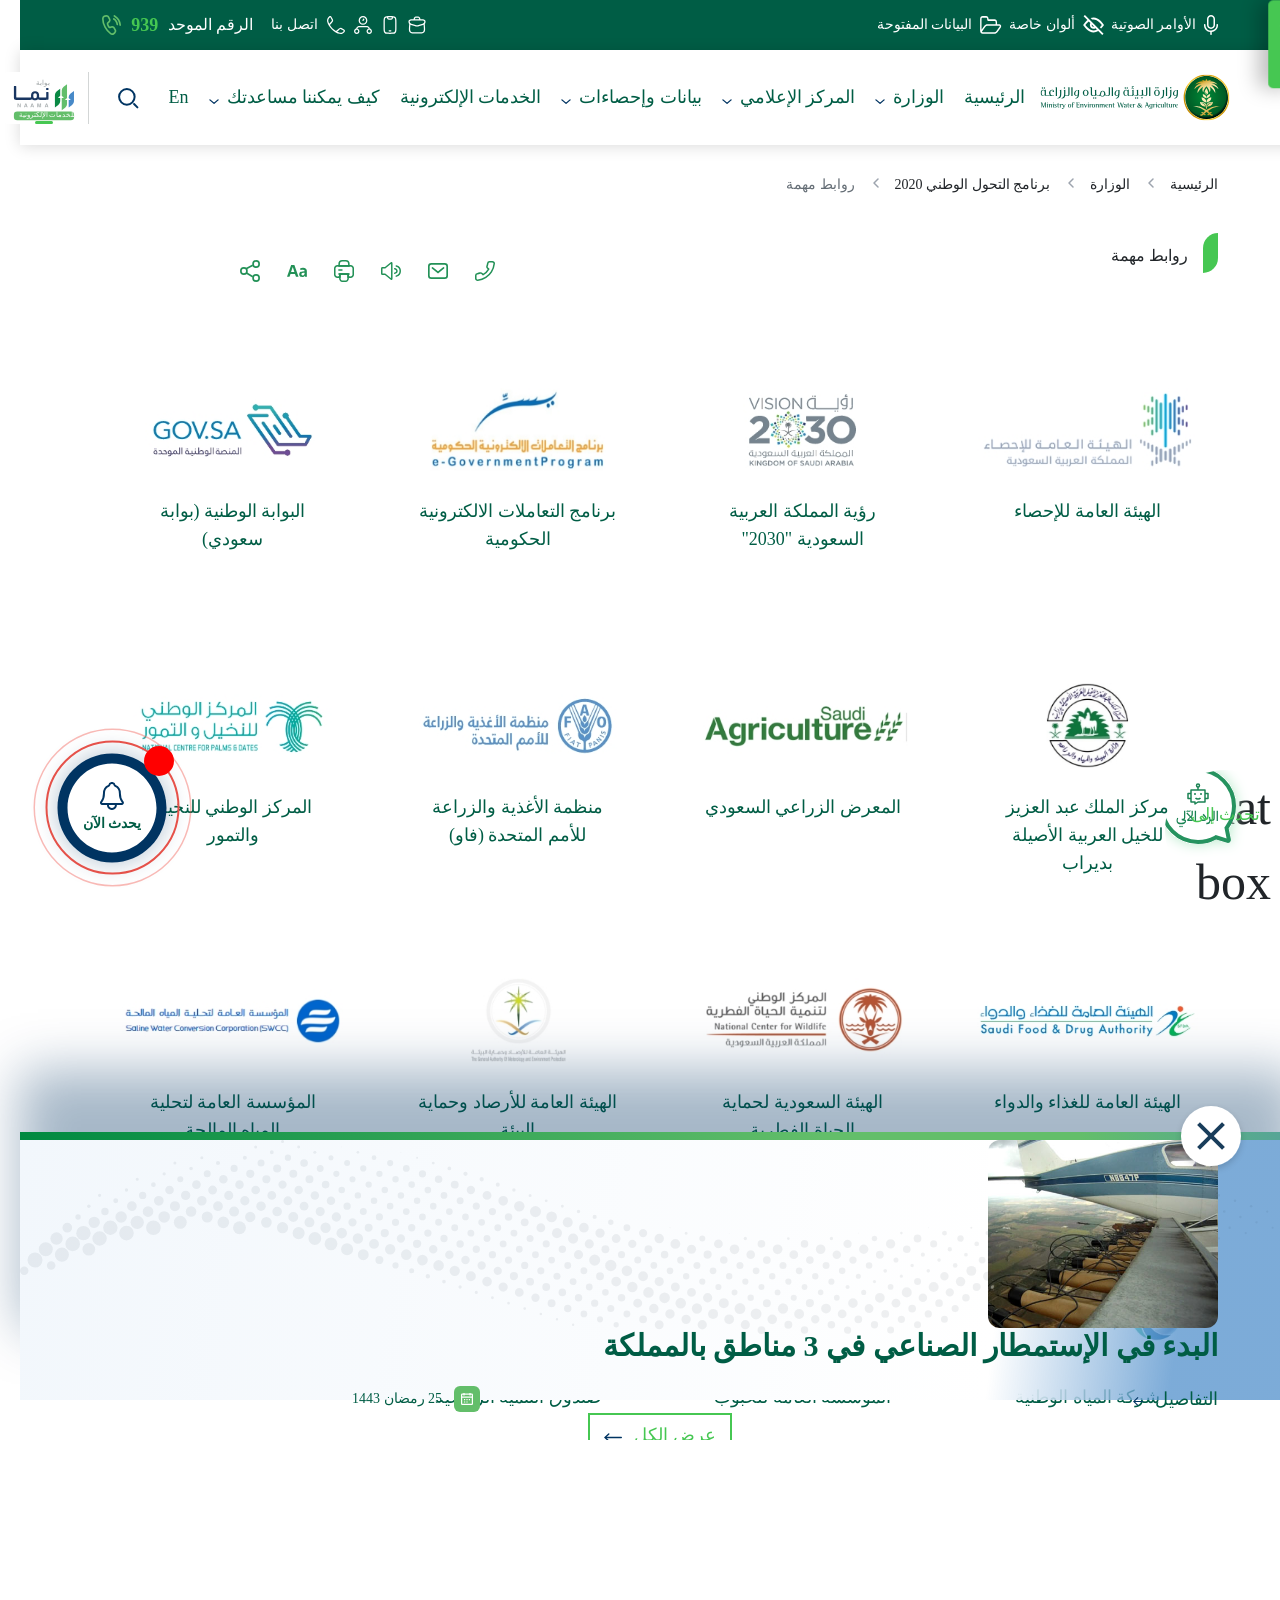
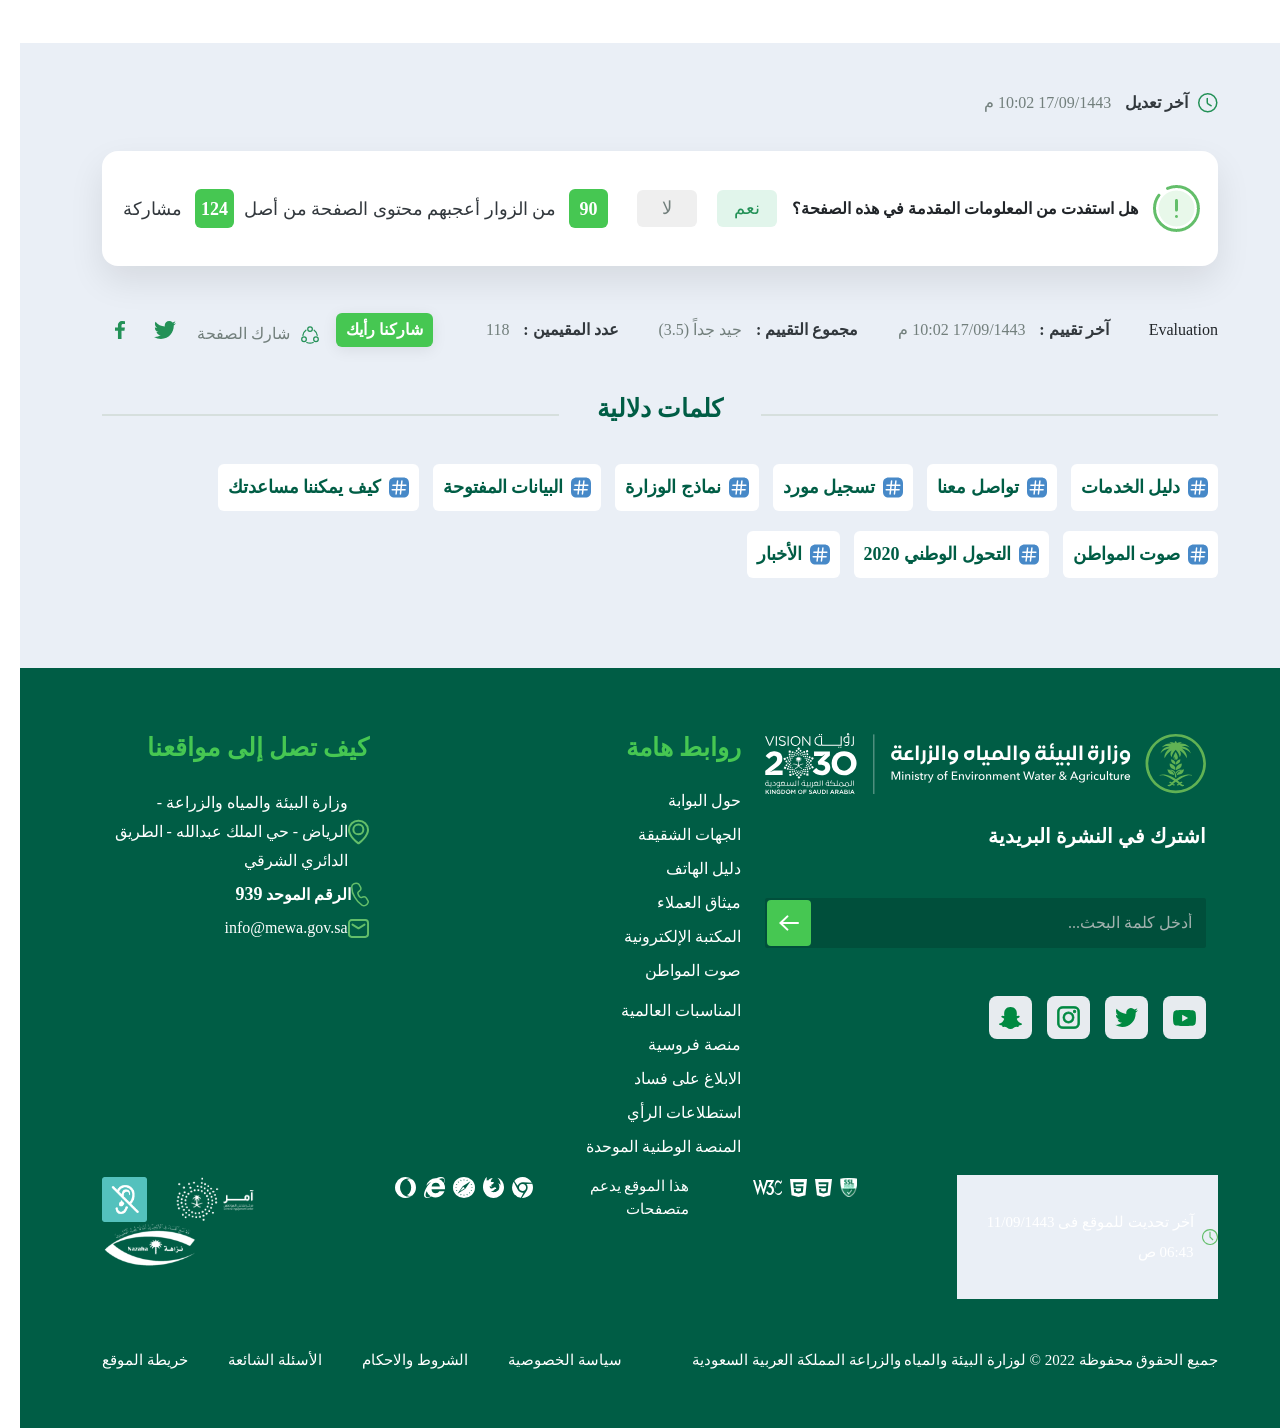
<file: ar/important-links.html>
<!DOCTYPE html>
<html lang="ar">
  <head>
    <!-- Required meta tags -->
    <meta charset="utf-8" />
    <meta
      name="viewport"
      content="width=device-width, initial-scale=1, shrink-to-fit=no"
    />
    <!--  owl carousel CSS -->
    <link rel="stylesheet" href="../assets/css/owl.carousel.min.css" />
    <link rel="stylesheet" href="../assets/css/owl.theme.default.css" />
    <!-- swiper CSS -->
    <link rel="stylesheet" href="../assets/css/swiper-bundle.min.css"/>
    <!-- Bootstrap CSS -->
    <link rel="stylesheet" href="../assets/css/bootstrap.min.css" />

    <!--  Font Awesome CSS -->
    <link rel="stylesheet" href="../assets/css/all.min.css" />

    <!-- custom style -->
    <link rel="stylesheet" href="../assets/css/styleRTL.css" />

     <!-- inner-pages style -->
     <link rel="stylesheet" href="../assets/css/inner-pages.css" />


    <title>home</title>
  </head>

  <body>
    <!-- AO start navbar -->
    <div class="navBar">
      <div class="customContainer container">
        <div class="row">
          <div class="col-md-6">
            <div class="linksNB">
              <ul>
                <li>
                  <a href="#">
                    <img src="../assets/images/home/voiceIcon.svg" alt="" />
                    <span>الأوامر الصوتية</span>
                  </a>
                </li>
                <li>
                  <a href="#">
                    <img src="../assets/images/home/eye-no.svg" alt="" />
                    <span>ألوان خاصة </span>
                  </a>
                </li>
                <li>
                  <a href="#">
                    <img src="../assets/images/home/folder.svg" alt="" />
                    <span>البيانات المفتوحة </span>
                  </a>
                </li>
              </ul>
            </div>
          </div>
          <div class="col-md-6">
            <div class="linksNB textLeft">
              <ul>
                <li>
                  <a href="#">
                    <img src="../assets/images/home/Page1.svg" alt="" />
                  </a>
                </li>
                <li>
                  <a href="#">
                    <img src="../assets/images/home/Mobile.svg" alt="" />
                  </a>
                </li>
                <li>
                  <a href="#">
                    <img src="../assets/images/home/data.svg" alt="" />
                  </a>
                </li>
                <li>
                  <a href="#">
                    <img src="../assets/images/home/phone.svg" alt="" />
                    <span> اتصل بنا </span>
                  </a>
                </li>
                <li class="paddingGap">
                  <a href="#">
                    <span> الرقم الموحد </span>
                    <strong>939</strong>
                    <img src="../assets/images/home/PHONEGreen.svg" alt="" />
                  </a>
                </li>
              </ul>
            </div>
          </div>
        </div>
      </div>
    </div>
    <!--- end navbar -->
    <!-- AO start menu  -->
    <div class="menuBg">
      <div class="customContainer container">
        <nav
          class="navbar navbarCustom navbar-expand-lg navbar-light bg-light sticky"
        >
          <a class="navbar-brand" href="#">
            <img src="../assets/images/home/Logo.svg" alt="" />
          </a>
          <button
            class="navbar-toggler"
            type="button"
            data-bs-toggle="collapse"
            data-bs-target="#navbarSupportedContent"
            aria-controls="navbarSupportedContent"
            aria-expanded="false"
            aria-label="Toggle navigation"
          >
            <span class="navbar-toggler-icon"></span>
          </button>

          <div class="collapse navbar-collapse" id="navbarSupportedContent">
            <ul class="navbar-nav mr-auto">
              <!-- AO start single link -->
              <li class="nav-item">
                <a class="nav-link" href="#"
                  >الرئيسية</a
                >
              </li>
              <!-- end single link -->
              <!-- AO start menu mega -->
              <li class="nav-item dropdown">
                <a
                  class="nav-link dropdown-toggle"
                  href="#"
                  id="navbarDropdown"
                  role="button"
                  data-bs-toggle="dropdown"
                  aria-haspopup="true"
                  aria-expanded="false"
                >
                  الوزارة
                </a>
                <div class="dropdown-menu" aria-labelledby="navbarDropdown">
                  <div class="container">
                    <div class="row">
                      <div class="col-md-6 col-lg-3">
                        <div class="colMenu">
                          <h4>عن الوزارة</h4>
                          <ul>
                            <li><a href="https://www.google.com/">نبذة عن الوزارة  {https://www.google.com/}  </a></li>
                            <li><a href="#">الرؤية والرسالة والأهداف</a></li>
                            <li><a href="#">دليل الهوية المرئية</a></li>
                            <li><a href="#">الهيكل التنظيمي</a></li>
                            <li><a href="#">الجهات الشقيقة</a></li>
                            <li><a href="#">نبذة عن الوزارة</a></li>
                            <li><a href="#">الرؤية والرسالة والأهداف</a></li>
                            <li><a href="#">دليل الهوية المرئية</a></li>
                            <li><a href="#">الهيكل التنظيمي</a></li>
                            <li><a href="#">الجهات الشقيقة</a></li>
                          </ul>
                        </div>
                      </div>
                      <!-- end col -->
                      <div class="col-md-6 col-lg-3">
                        <div class="colMenu">
                          <h4>عن الوزارة</h4>
                          <ul>
                            <li><a href="#">نبذة عن الوزارة</a></li>
                            <li><a href="#">الرؤية والرسالة والأهداف</a></li>
                            <li><a href="#">دليل الهوية المرئية</a></li>
                            <li><a href="#">الهيكل التنظيمي</a></li>
                            <li><a href="#">الجهات الشقيقة</a></li>
                            <li><a href="#">نبذة عن الوزارة</a></li>
                            <li><a href="#">الرؤية والرسالة والأهداف</a></li>
                            <li><a href="#">دليل الهوية المرئية</a></li>
                            <li><a href="#">الهيكل التنظيمي</a></li>
                            <li><a href="#">الجهات الشقيقة</a></li>
                          </ul>
                        </div>
                      </div>
                      <!-- end col -->
                      <div class="col-md-6 col-lg-3">
                        <div class="colMenu">
                          <h4>عن الوزارة</h4>
                          <ul>
                            <li><a href="#">نبذة عن الوزارة</a></li>
                            <li><a href="#">الرؤية والرسالة والأهداف</a></li>
                            <li><a href="#">دليل الهوية المرئية</a></li>
                            <li><a href="#">الهيكل التنظيمي</a></li>
                            <li><a href="#">الجهات الشقيقة</a></li>
                            <li><a href="#">نبذة عن الوزارة</a></li>
                            <li><a href="#">الرؤية والرسالة والأهداف</a></li>
                            <li><a href="#">دليل الهوية المرئية</a></li>
                            <li><a href="#">الهيكل التنظيمي</a></li>
                            <li><a href="#">الجهات الشقيقة</a></li>
                          </ul>
                        </div>
                      </div>
                      <!-- end col -->
                      <div class="col-md-6 col-lg-3">
                        <div class="colMenu">
                          <h4>عن الوزارة</h4>
                          <ul>
                            <li><a href="#">نبذة عن الوزارة</a></li>
                            <li><a href="#">الرؤية والرسالة والأهداف</a></li>
                            <li><a href="#">دليل الهوية المرئية</a></li>
                            <li><a href="#">الهيكل التنظيمي</a></li>
                            <li><a href="#">الجهات الشقيقة</a></li>
                            <li><a href="#">نبذة عن الوزارة</a></li>
                            <li><a href="#">الرؤية والرسالة والأهداف</a></li>
                            <li><a href="#">دليل الهوية المرئية</a></li>
                            <li><a href="#">الهيكل التنظيمي</a></li>
                            <li><a href="#">الجهات الشقيقة</a></li>
                          </ul>
                        </div>
                      </div>
                      <!-- end col -->
                    </div>
                  </div>
                </div>
              </li>
              <!-- end menu mega -->
              <!-- AO start menu mega -->
              <li class="nav-item dropdown">
                <a
                  class="nav-link dropdown-toggle"
                  href="#"
                  id="navbarDropdown"
                  role="button"
                  data-bs-toggle="dropdown"
                  aria-haspopup="true"
                  aria-expanded="false"
                >
                  المركز الإعلامي
                </a>
                <div class="dropdown-menu" aria-labelledby="navbarDropdown">
                  <div class="container">
                    <div class="row">
                      <div class="col-md-6 col-lg-3">
                        <div class="colMenu">
                          <h4>title</h4>
                          <ul>
                            <li><a href="#">link</a></li>
                            <li><a href="#">link</a></li>
                            <li><a href="#">link</a></li>
                            <li><a href="#">link</a></li>
                            <li><a href="#">link</a></li>
                            <li><a href="#">link</a></li>
                            <li><a href="#">link</a></li>
                            <li><a href="#">link</a></li>
                            <li><a href="#">link</a></li>
                          </ul>
                        </div>
                      </div>
                      <div class="col-md-6 col-lg-3">
                        <div class="colMenu">
                          <h4>title</h4>
                          <ul>
                            <li><a href="#">link</a></li>
                            <li><a href="#">link</a></li>
                            <li><a href="#">link</a></li>
                            <li><a href="#">link</a></li>
                            <li><a href="#">link</a></li>
                            <li><a href="#">link</a></li>
                            <li><a href="#">link</a></li>
                            <li><a href="#">link</a></li>
                            <li><a href="#">link</a></li>
                          </ul>
                        </div>
                      </div>
                      <div class="col-md-6 col-lg-3">
                        <div class="colMenu">
                          <h4>title</h4>
                          <ul>
                            <li><a href="#">link</a></li>
                            <li><a href="#">link</a></li>
                            <li><a href="#">link</a></li>
                            <li><a href="#">link</a></li>
                            <li><a href="#">link</a></li>
                            <li><a href="#">link</a></li>
                            <li><a href="#">link</a></li>
                            <li><a href="#">link</a></li>
                            <li><a href="#">link</a></li>
                          </ul>
                        </div>
                      </div>
                      <div class="col-md-6 col-lg-3">
                        <div class="colMenu">
                          <h4>title</h4>
                          <ul>
                            <li><a href="#">link</a></li>
                            <li><a href="#">link</a></li>
                            <li><a href="#">link</a></li>
                            <li><a href="#">link</a></li>
                            <li><a href="#">link</a></li>
                            <li><a href="#">link</a></li>
                            <li><a href="#">link</a></li>
                            <li><a href="#">link</a></li>
                            <li><a href="#">link</a></li>
                          </ul>
                        </div>
                      </div>
                    </div>
                  </div>
                </div>
              </li>
              <!-- AO end menu mega -->
              <li class="nav-item dropdown">
                <a
                  class="nav-link dropdown-toggle"
                  href="#"
                  id="navbarDropdown"
                  role="button"
                  data-bs-toggle="dropdown"
                  aria-haspopup="true"
                  aria-expanded="false"
                >
                  بيانات وإحصاءات
                </a>
                <div class="dropdown-menu" aria-labelledby="navbarDropdown">
                  <div class="container">
                    <div class="row">
                      <div class="col-md-6 col-lg-3">
                        <div class="colMenu">
                          <h4>title</h4>
                          <ul>
                            <li><a href="#">link</a></li>
                            <li><a href="#">link</a></li>
                            <li><a href="#">link</a></li>
                            <li><a href="#">link</a></li>
                            <li><a href="#">link</a></li>
                            <li><a href="#">link</a></li>
                            <li><a href="#">link</a></li>
                            <li><a href="#">link</a></li>
                            <li><a href="#">link</a></li>
                          </ul>
                        </div>
                      </div>
                      <div class="col-md-6 col-lg-3">
                        <div class="colMenu">
                          <h4>title</h4>
                          <ul>
                            <li><a href="#">link</a></li>
                            <li><a href="#">link</a></li>
                            <li><a href="#">link</a></li>
                            <li><a href="#">link</a></li>
                            <li><a href="#">link</a></li>
                            <li><a href="#">link</a></li>
                            <li><a href="#">link</a></li>
                            <li><a href="#">link</a></li>
                            <li><a href="#">link</a></li>
                          </ul>
                        </div>
                      </div>
                      <div class="col-md-6 col-lg-3">
                        <div class="colMenu">
                          <h4>title</h4>
                          <ul>
                            <li><a href="#">link</a></li>
                            <li><a href="#">link</a></li>
                            <li><a href="#">link</a></li>
                            <li><a href="#">link</a></li>
                            <li><a href="#">link</a></li>
                            <li><a href="#">link</a></li>
                            <li><a href="#">link</a></li>
                            <li><a href="#">link</a></li>
                            <li><a href="#">link</a></li>
                          </ul>
                        </div>
                      </div>
                      <div class="col-md-6 col-lg-3">
                        <div class="colMenu">
                          <h4>title</h4>
                          <ul>
                            <li><a href="#">link</a></li>
                            <li><a href="#">link</a></li>
                            <li><a href="#">link</a></li>
                            <li><a href="#">link</a></li>
                            <li><a href="#">link</a></li>
                            <li><a href="#">link</a></li>
                            <li><a href="#">link</a></li>
                            <li><a href="#">link</a></li>
                            <li><a href="#">link</a></li>
                          </ul>
                        </div>
                      </div>
                    </div>
                  </div>
                </div>
              </li>
              <!-- end menu mega -->
              <!-- AO start single link -->
              <li class="nav-item">
                <a class="nav-link" href="#">الخدمات الإلكترونية</a>
              </li>
              <!-- end single link -->
              <li class="nav-item dropdown">
                <a
                  class="nav-link dropdown-toggle"
                  href="#"
                  id="navbarDropdown"
                  role="button"
                  data-bs-toggle="dropdown"
                  aria-haspopup="true"
                  aria-expanded="false"
                >
                  كيف يمكننا مساعدتك
                </a>
                <div class="dropdown-menu" aria-labelledby="navbarDropdown">
                  <div class="container">
                    <div class="row">
                      <div class="col-md-6 col-lg-3">
                        <div class="colMenu">
                          <h4>title</h4>
                          <ul>
                            <li><a href="#">link</a></li>
                            <li><a href="#">link</a></li>
                            <li><a href="#">link</a></li>
                            <li><a href="#">link</a></li>
                            <li><a href="#">link</a></li>
                            <li><a href="#">link</a></li>
                            <li><a href="#">link</a></li>
                            <li><a href="#">link</a></li>
                            <li><a href="#">link</a></li>
                          </ul>
                        </div>
                      </div>
                      <div class="col-md-6 col-lg-3">
                        <div class="colMenu">
                          <h4>title</h4>
                          <ul>
                            <li><a href="#">link</a></li>
                            <li><a href="#">link</a></li>
                            <li><a href="#">link</a></li>
                            <li><a href="#">link</a></li>
                            <li><a href="#">link</a></li>
                            <li><a href="#">link</a></li>
                            <li><a href="#">link</a></li>
                            <li><a href="#">link</a></li>
                            <li><a href="#">link</a></li>
                          </ul>
                        </div>
                      </div>
                      <div class="col-md-6 col-lg-3">
                        <div class="colMenu">
                          <h4>title</h4>
                          <ul>
                            <li><a href="#">link</a></li>
                            <li><a href="#">link</a></li>
                            <li><a href="#">link</a></li>
                            <li><a href="#">link</a></li>
                            <li><a href="#">link</a></li>
                            <li><a href="#">link</a></li>
                            <li><a href="#">link</a></li>
                            <li><a href="#">link</a></li>
                            <li><a href="#">link</a></li>
                          </ul>
                        </div>
                      </div>
                      <div class="col-md-6 col-lg-3">
                        <div class="colMenu">
                          <h4>title</h4>
                          <ul>
                            <li><a href="#">link</a></li>
                            <li><a href="#">link</a></li>
                            <li><a href="#">link</a></li>
                            <li><a href="#">link</a></li>
                            <li><a href="#">link</a></li>
                            <li><a href="#">link</a></li>
                            <li><a href="#">link</a></li>
                            <li><a href="#">link</a></li>
                            <li><a href="#">link</a></li>
                          </ul>
                        </div>
                      </div>
                    </div>
                  </div>
                </div>
              </li>
              <!-- end menu mega -->
              <!-- AO start single link -->
              <li class="nav-item">
                <a class="nav-link" href="#">En</a>
              </li>
              <li class="nav-item searchBNT">
                <button
                type="button" class="btn btn-primary" data-bs-toggle="modal" data-bs-target="#exampleModal"
                >
                  <img src="../assets/images/home/SearchMenu.svg" alt="" />
                </button>
              </li>
              <!-- end single link -->
            </ul>
            <!-- start logo -->
            <a class="navbar-brand borderWidth" href="#">
              <img src="../assets/images/home/Nama.svg" alt="" />
            </a>
            <!-- end logo -->
          </div>
        </nav>
      </div>
    </div>
    <!-- start popup search -->
    <!-- Button trigger modal -->
    <div class="modal modalSearch fade" id="exampleModal" tabindex="-1" aria-labelledby="exampleModalLabel" aria-hidden="true">
      <div class="modal-dialog" role="document">
        <div class="modal-content">
          <div class="modal-body">
            <div class="SearchCustom">
              <div class="forGroup">
                <input
                  type="text"
                  class="searchInput"
                  value=""
                  placeholder="أدخل كلمة البحث..."
                />
                <button type="submit" class="searchSubmit">
                  <img src="../assets/images/home/SearchPopup.svg" alt="" />
                </button>
              </div>
              <div class="boxSloce">
                <button
                button type="button" class="btn btn-secondary" data-bs-dismiss="modal"
                >
                  <img src="../assets/images/home/closeSearch.svg" alt="" />
                </button>
              </div>
            </div>
          </div>
        </div>
      </div>
    </div>
    <!-- End popup search -->

        <!-- start breadcrumb -->
        <div class="breadcrumbSec">
          <div class="container">
              <div class="row">
                  <div class="col-md-12">
                      <ul class="breadcrumb">
                          <li><a href="#">الرئيسية</a></li>
                          <li><a href="#">
                            الوزارة
                          </a></li>
                          <li><a href="#">
                            برنامج التحول الوطني 2020
                          </a></li>
                          <li>روابط مهمة</li>
                      </ul>
                  </div>
                  <!-- end breadcrumb -->
                  <div class="col-md-6">
                      <h2 class="font35pxBold patternIcon ">
                        روابط مهمة
                      </h2>
                  </div>
                  <!-- end heading -->
                  <div class="col-md-6">
                      <ul class="socialBC">
                          <li>
                              <a href="#">
                                  <img src="../assets/images/shared/phone.svg" alt="">
                              </a>
                          </li>
                          <!-- end list item -->
                          <li>
                              <a href="#">
                                  <img src="../assets/images/shared/mail.svg" alt="">
                              </a>
                          </li>
                          <!-- end list item -->
                          <li>
                              <ul class="innderSocial">
                                  <li>
                                      speaker
                                  </li>
                              </ul>
                              <a href="#">
                                  <img src="../assets/images/shared/Sound-level.svg" alt="">
                              </a>
                          </li>
                          <!-- end list item -->
                          <li>
                              <a href="#">
                                  <img src="../assets/images/shared/printer.svg" alt="">
                              </a>
                          </li>
                          <!-- end list item -->
                          <li>
                              <ul class="innderSocial increaseFont">
                                  <li>
                                      <a href="#">
                                          +A
                                      </a>
                                  </li>
                                  <li>
                                      <a href="#">
                                         A
                                      </a>
                                  </li>
                                  <li>
                                      <a href="#">
                                          -A
                                      </a>
                                  </li>
                              </ul>
                              <a href="#">
                                  <img src="../assets/images/shared/Aa.svg" alt="">   
                              </a>
                          </li>
                          <!-- end list item -->
                          <li>
                              <ul class="innderSocial socialPostion">
                                  <li>
                                      <a href="#">
                                          <img src="../assets/images/shared/tw.svg" alt="" srcset="">
                                      </a>
                                  </li>
                                  <li>
                                      <a href="#">
                                          <img src="../assets/images/shared/bxl-facebook.svg" alt="" srcset="">
                                      </a>
                                  </li>
                                  <li>
                                      <a href="#">
                                          <img src="../assets/images/shared/bxl-linkedin.svg" alt="" srcset="">
                                      </a>
                                  </li>
                                  <li>
                                      <a href="#">
                                          <img src="../assets/images/shared/bxl-facebook.svg" alt="" srcset="">
                                      </a>
                                  </li>
                              </ul>
                              <a href="#">
                                  <img src="../assets/images/shared/share.svg" alt="">
                              </a>
                          </li>
                          <!-- end list item -->
                      </ul>
                  </div>
                  <!-- end social -->
              </div>
          </div>
      </div>
      <!-- End breadcrumb -->


    <!-- End men8u -->

    
<section class="inner">

  <div class="container">
    <div class="row">
      <div class="col-lg-3">
        <div class="important-link-card">
          <div class="img-box">
            <img src="../assets/images/important-links/IL-img01.jpg" alt="">
          </div>
          <div class="content-box">
            <h4>
              الهيئة العامة للإحصاء
            </h4>
            <a href="#" class="stretched-link"></a>
          </div>
        </div>
      </div>
      <div class="col-lg-3">
        <div class="important-link-card">
          <div class="img-box">
            <img src="../assets/images/important-links/IL-img02.jpg" alt="">
          </div>
          <div class="content-box">
            <h4>
              رؤية المملكة العربية السعودية
              "2030" 
            </h4>
            <a href="#" class="stretched-link"></a>
          </div>
        </div>
      </div>
      <div class="col-lg-3">
        <div class="important-link-card">
          <div class="img-box">
            <img src="../assets/images/important-links/IL-img03.jpg" alt="">
          </div>
          <div class="content-box">
            <h4>
              برنامج التعاملات الالكترونية الحكومية
            </h4>
            <a href="#" class="stretched-link"></a>
          </div>
        </div>
      </div>
      <div class="col-lg-3">
        <div class="important-link-card">
          <div class="img-box">
            <img src="../assets/images/important-links/IL-img04.jpg" alt="">
          </div>
          <div class="content-box">
            <h4>
              البوابة الوطنية (بوابة سعودي)
            </h4>
            <a href="#" class="stretched-link"></a>
          </div>
        </div>
      </div>
      <div class="col-lg-3">
        <div class="important-link-card">
          <div class="img-box">
            <img src="../assets/images/important-links/IL-img05.jpg" alt="">
          </div>
          <div class="content-box">
            <h4>
              مركز الملك عبد العزيز للخيل العربية الأصيلة بديراب
            </h4>
            <a href="#" class="stretched-link"></a>
          </div>
        </div>
      </div>
      <div class="col-lg-3">
        <div class="important-link-card">
          <div class="img-box">
            <img src="../assets/images/important-links/IL-img06.jpg" alt="">
          </div>
          <div class="content-box">
            <h4>
              المعرض الزراعي السعودي
            </h4>
            <a href="#" class="stretched-link"></a>
          </div>
        </div>
      </div>
      <div class="col-lg-3">
        <div class="important-link-card">
          <div class="img-box">
            <img src="../assets/images/important-links/IL-img07.jpg" alt="">
          </div>
          <div class="content-box">
            <h4>
              منظمة الأغذية والزراعة للأمم المتحدة (فاو)
            </h4>
            <a href="#" class="stretched-link"></a>
          </div>
        </div>
      </div>
      <div class="col-lg-3">
        <div class="important-link-card">
          <div class="img-box">
            <img src="../assets/images/important-links/IL-img08.jpg" alt="">
          </div>
          <div class="content-box">
            <h4>
              المركز الوطني للنخيل والتمور
            </h4>
            <a href="#" class="stretched-link"></a>
          </div>
        </div>
      </div>
      <div class="col-lg-3">
        <div class="important-link-card">
          <div class="img-box">
            <img src="../assets/images/important-links/IL-img09.jpg" alt="">
          </div>
          <div class="content-box">
            <h4>
              الهيئة العامة للغذاء والدواء
            </h4>
            <a href="#" class="stretched-link"></a>
          </div>
        </div>
      </div>
      <div class="col-lg-3">
        <div class="important-link-card">
          <div class="img-box">
            <img src="../assets/images/important-links/IL-img10.jpg" alt="">
          </div>
          <div class="content-box">
            <h4>
              الهيئة السعودية لحماية الحياة الفطرية
            </h4>
            <a href="#" class="stretched-link"></a>
          </div>
        </div>
      </div>
      <div class="col-lg-3">
        <div class="important-link-card">
          <div class="img-box">
            <img src="../assets/images/important-links/IL-img11.jpg" alt="">
          </div>
          <div class="content-box">
            <h4>
              الهيئة العامة للأرصاد وحماية البيئة
            </h4>
            <a href="#" class="stretched-link"></a>
          </div>
        </div>
      </div>
      <div class="col-lg-3">
        <div class="important-link-card">
          <div class="img-box">
            <img src="../assets/images/important-links/IL-img12.jpg" alt="">
          </div>
          <div class="content-box">
            <h4>
              المؤسسة العامة لتحلية المياه المالحة
            </h4>
            <a href="#" class="stretched-link"></a>
          </div>
        </div>
      </div>
      <div class="col-lg-3">
        <div class="important-link-card">
          <div class="img-box">
            <img src="../assets/images/important-links/IL-img13.jpg" alt="">
          </div>
          <div class="content-box">
            <h4>
              شركة المياه الوطنية
            </h4>
            <a href="#" class="stretched-link"></a>
          </div>
        </div>
      </div>
      <div class="col-lg-3">
        <div class="important-link-card">
          <div class="img-box">
            <img src="../assets/images/important-links/IL-img14.jpg" alt="">
          </div>
          <div class="content-box">
            <h4>
              المؤسسة العامة للحبوب
            </h4>
            <a href="#" class="stretched-link"></a>
          </div>
        </div>
      </div>
      <div class="col-lg-3">
        <div class="important-link-card">
          <div class="img-box">
            <img src="../assets/images/important-links/IL-img15.jpg" alt="">
          </div>
          <div class="content-box">
            <h4>
              صندوق التنمية الزراعية
            </h4>
            <a href="#" class="stretched-link"></a>
          </div>
        </div>
      </div>

    </div>
  </div>
</section>


       <!-- start Evaluation -->
       <div class="Evaluation">
        <div class="container">
            <div class="row">
                <div class="col-md-12">
                    <div class="lastEdit">
                        <img src="../assets/images/shared/clockGreen.png" alt="">
                        <p class="evaluationBox">
                            <strong>آخر تعديل</strong>
                           <span> ‏17/09/1443 10:02 م</span>
                        </p>
                    </div>
                </div>
                <!-- end box -->
                <div class="col-md-12">
                    <div class="alertEvaluation">
                        <div class="right">
                            <img src="../assets/images/shared/info-circleGreen.png" alt="">
                        <strong>هل استفدت من المعلومات المقدمة في هذه الصفحة؟</strong>
                        <button class="btnSmall btnGreen">نعم</button>
                        <button class="btnSmall btnGray">لا</button>
                        </div>
                        <div class="left">
                            <p>
                                <span class="number">90</span>
                                من الزوار أعجبهم محتوى الصفحة من أصل
                            </p>
                            <p>
                                <span class="number">124</span>
                                مشاركة
                            </p>

                        </div>
                    </div>
                </div>
                <!-- end box -->
                <div class="col-md-12">
                <div class="evaDetails">
                    <div class="right">
                        <div class="EvaluationRadio">Evaluation</div>
                        <p class="evaluationBox">
                            <strong>آخر تقييم :</strong>
                           <span> ‏17/09/1443 10:02 م</span>
                        </p>
                        <p class="evaluationBox">
                            <strong> مجموع التقييم :</strong>
                            <span>جيد جداً (3.5)</span>
                        </p>
                        <p class="evaluationBox">
                            <strong>عدد المقيمين :</strong>
                            <span>118</span>
                        </p>
                        <a href="#" class="greenLink">شاركنا رأيك</a>
                    </div>
                    <div class="left sharePage">
                        <img src="../assets/images/shared/shareEva.svg" alt="">
                        <span>شارك الصفحة</span>
                        <a href="#">
                          <img src="../assets/images/shared/tw.svg" alt="">
                        </a>
                        <a href="#">
                          <img src="../assets/images/shared/bxl-facebook.svg" alt="">
                        </a>
                    </div>
                </div>
                </div>
                <!-- end box -->
                <div class="col-md-12">
                    <h3 class="tagHeading">
                        كلمات دلالية
                    </h3>
                    <div class="boxTagsShared">
                        <a href="#">
                          <img src="../assets/images/home/hashtag.svg" alt="">
                          <span>دليل الخدمات</span>
                        </a>
                        <!-- end link -->
                        <a href="#">
                          <img src="../assets/images/home/hashtag.svg" alt="">
                          <span>تواصل معنا</span>
                        </a>
                        <!-- end link -->
                        <a href="#">
                          <img src="../assets/images/home/hashtag.svg" alt="">
                          <span>تسجيل مورد</span>
                        </a>
                        <!-- end link -->
                        <a href="#">
                          <img src="../assets/images/home/hashtag.svg" alt="">
                          <span>نماذج الوزارة</span>
                        </a>
                        <!-- end link -->
                        <a href="#">
                          <img src="../assets/images/home/hashtag.svg" alt="">
                          <span>البيانات المفتوحة</span>
                        </a>
                        <!-- end link -->
                        <a href="#">
                          <img src="../assets/images/home/hashtag.svg" alt="">
                          <span>كيف يمكننا مساعدتك</span>
                        </a>
                        <!-- end link -->
                        <a href="#">
                          <img src="../assets/images/home/hashtag.svg" alt="">
                          <span>صوت المواطن</span>
                        </a>
                        <!-- end link -->
                        <a href="#">
                          <img src="../assets/images/home/hashtag.svg" alt="">
                          <span>التحول الوطني 2020</span>
                        </a>
                        <!-- end link -->
                        <a href="#">
                          <img src="../assets/images/home/hashtag.svg" alt="">
                          <span>الأخبار</span>
                        </a>
                        <!-- end link -->
                      </div>
                </div>
            </div>
        </div>
    </div>
    <!-- end Evaluation -->

    <!-- Start happening Now -->
    <div class="happeningNow">
      <div class="container">
        <div class="swiper swiperMain">
          <!-- Additional required wrapper -->
          <div class="swiper-wrapper">
            <!-- Slides -->
            <div class="swiper-slide">
              <div class="boxHN">
                <div class="boxImgHN patternIcon">
                  <img src="../assets/images/home/HN1.svg" alt="">
                </div>
                <div class="boxTextHN">
                  <h2>البدء في الإستمطار الصناعي في 3 مناطق بالمملكة</h2>
                  <div class="forFlex">
                    <a href="" class="moreHn">
                      <span>التفاصيل</span>
                      <img src="../assets/images/home/arrowMore.svg" alt="">
                    </a>
                    <div class="date">
                      <img src="../assets/images/home/dateHN.svg" alt="">
                      <span>‏25 رمضان 1443</span>
                      
                    </div>
                  </div>
                </div>
                <div class="moreBox">
                  <a href="" class="btnArrow">
                    <span>عرض الكل</span>
                    <img src="../assets/images/home/arrowBlue.svg" alt="">
                  </a>
                </div>
              </div>
            </div>
            <!-- end slid -->
            <div class="swiper-slide">
              <div class="boxHN">
                <div class="boxImgHN">
                  <img src="../assets/images/home/HN2.svg" alt="">
                </div>
                <div class="boxTextHN">
                  <h2>البدء في الإستمطار الصناعي في 3 مناطق بالمملكة</h2>
                  <div class="forFlex">
                    <a href="" class="moreHn">
                      <span>التفاصيل</span>
                      <img src="../assets/images/home/arrowMore.svg" alt="">
                    </a>
                    <div class="date">
                      <img src="../assets/images/home/dateHN.svg" alt="">
                      <span>‏25 رمضان 1443</span>
                      
                    </div>
                  </div>
                </div>
                <div class="moreBox">
                  <a href="" class="btnArrow">
                    <span>عرض الكل</span>
                    <img src="../assets/images/home/arrowBlue.svg" alt="">
                  </a>
                </div>
              </div>
            </div>
            <!-- end slid -->
          </div>
          <!-- If we need pagination -->
          <!-- <div class="swiper-pagination"></div> -->
        
          <!-- If we need navigation buttons -->
          <div class="swiper-button-prev"></div>
          <div class="swiper-button-next"></div>
        
          <!-- If we need scrollbar -->
          <!-- <div class="swiper-scrollbar"></div> -->
        </div>
        <!-- end  -->
        <img src="../assets/images/home/closeX.svg" alt="" class="closeUp HappensNowOpen">
      </div>
    </div>
   <!-- end Start happening Now -->
 
   

    <a href="#" class="HappensNowPuple HappensNowOpen">
      <img src="../assets/images/home/HappensNow_PupleEmp.png" alt="">
      <img class="asbo" src="../assets/images/home/notifications-outline.svg" alt="">
      <span>يحدث الآن</span>
      <strong class="animatedCr"></strong>

    </a>

    <a href="#" class="chatNow">
      <img src="../assets/images/home/Chat.svg" alt="">
      <span>تحدث إلى</span>
    </a>
    <div class="chatNowBox">
      chat box
    </div>
    <!-- AO start footer -->
    <footer>
      <a href="#" class="scrollTop">
        <img src="../assets/images/home/ScrollTop.svg" alt="">
        <span class="font16Roma">العودة للأعلى</span>
      </a>
      <div class="container">
        <div class="row">
          <div class="col-md-6 col-lg-5">
            <div class="logoFooter">
              <img src="../assets/images/home/Logo-group.svg" alt="" />
              <h4>اشترك في النشرة البريدية</h4>
            </div>
            <!-- end logo -->
            <div class="SearchCustom">
              
              <form class="forGroup">
                <input
                 type="email"
                  class="searchInput"
                  placeholder="أدخل كلمة البحث..."
                />
                <button type="submit" class="searchSubmit">
                  <img src="../assets/images/home/arrowleft.svg" alt="" />
                </button>
              </form>
            </div>
            <!-- end subscribe -->
            <ul class="socialIcon">
              <li>
                <a href=""
                  ><img src="../assets/images/home/footerYout.svg" alt=""
                /></a>
              </li>
              <li>
                <a href=""
                  ><img src="../assets/images/home/FTwetter.svg" alt=""
                /></a>
              </li>
              <li>
                <a href=""
                  ><img src="../assets/images/home/Finsta.svg" alt=""
                /></a>
              </li>
              <li>
                <a href=""
                  ><img src="../assets/images/home/Fsnapchat.svg" alt=""
                /></a>
              </li>
            </ul>
            <!-- end social -->
          </div>
          <!-- end col -->
          <div class="col-md-6 col-lg-4">
            <div class="footerLinks ">
              <h4>روابط هامة</h4>
              <div class="twoCol">
                <ul>
                  <li><a href="#">حول البوابة</a></li>
                  <li><a href="#">الجهات الشقيقة </a></li>
                  <li><a href="#">دليل الهاتف </a></li>
                  <li><a href="#">ميثاق العملاء </a></li>
                  <li><a href="#">المكتبة الإلكترونية </a></li>
                  <li><a href="#">صوت المواطن</a></li>
                </ul>
                <ul>
                  <li><a href="#">المناسبات العالمية </a></li>
                  <li><a href="#">منصة فروسية </a></li>
                  <li><a href="#">الابلاغ على فساد </a></li>
                  <li><a href="#">استطلاعات الرأي </a></li>
                  <li><a href="#">المنصة الوطنية الموحدة</a></li>
                </ul>
              </div>

            </div>
          </div>
          <!-- end col -->
          <div class="col-md-6 col-lg-3">
            <div class="footerLinks contactUsCl">
              <h4> كيف تصل إلى مواقعنا</h4>
              <ul>
                <li>
                  <a href="#">
                    <img src="../assets/images/home/location.svg" alt="" />
                    <span
                      >وزارة البيئة والمياه والزراعة - الرياض - حي الملك عبدالله
                      - الطريق الدائري الشرقي</span
                    >
                  </a>
                </li>
                <li>
                  <a href="#" class="fontBold">
                    <img src="../assets/images/home/footerPhone.svg" alt="" />
                    <span>الرقم الموحد <strong>939</strong></span>
                  </a>
                </li>
                <li>
                  <a href="#">
                    <img src="../assets/images/home/footermail.svg" alt="" />
                    <span>info@mewa.gov.sa</span>
                  </a>
                </li>
              </ul>
            </div>
          </div>
          <!-- end col -->
        </div>
        <!-- end row -->
        <div class="row">
          <div class="col-md-3 col-md-3">
            <div class="lastUpdate">
              <img src="../assets/images/home/Update.svg" alt="" />
              <p>آخر تحديت للموقع فى 11/09/1443 06:43 ص</p>
            </div>
          </div>
          <!-- end col -->
          <div class="col-md-6">
            <div class="websiteSupport">
              <ul>
                <li><img src="../assets/images/home/FSlogo1.svg" alt="" /></li>
                <li><img src="../assets/images/home/FSlogo2.svg" alt="" /></li>
                <li><img src="../assets/images/home/FSlogo3.svg" alt="" /></li>
                <li><img src="../assets/images/home/FSlogo4.svg" alt="" /></li>
              </ul>
              <ul>
                <li>هذا الموقع يدعم متصفحات</li>
                <li><img src="../assets/images/home/FSlogo01.svg" alt="" /></li>
                <li><img src="../assets/images/home/FSlogo02.svg" alt="" /></li>
                <li><img src="../assets/images/home/FSlogo03.svg" alt="" /></li>
                <li><img src="../assets/images/home/FSlogo04.svg" alt="" /></li>
                <li><img src="../assets/images/home/FSlogo05.svg" alt="" /></li>
              </ul>
            </div>
          </div>
          <!-- end col -->
          <div class="col-md-3">
            <div class="imgsFooter">
              <img src="../assets/images/home/ls1.svg" alt="" />
              <img src="../assets/images/home/ls2.svg" alt="" />
              <img src="../assets/images/home/ls3.svg" alt="" />
            </div>
          </div>
        </div>
        <!-- end row -->
        <div class="row">
          <div class="col-md-12">
            <div class="reservedBar">
              <ul>
                <li>
                  جميع الحقوق محفوظة 2022 © لوزارة البيئة والمياه والزراعة
                  المملكة العربية السعودية
                </li>
                <li><a href="#">سياسة الخصوصية</a></li>
                <li><a href="#">الشروط والاحكام</a></li>
                <li><a href="#">الأسئلة الشائعة</a></li>
                <li><a href="#">خريطة الموقع</a></li>
              </ul>
            </div>
          </div>
        </div>
      </div>
      <!-- end container -->
    </footer>
    <!-- end footer -->
    <script src="../assets/js/jQueryV3.5.js"></script>
    <script src="../assets/js/owl.carousel.min.js"></script>
    <script src="../assets/js/swiper-bundle.min.js"></script>
    <script src="../assets/js/bootstrap.bundle.min.js"></script>
    <script src="../assets/js/jquery.counterup.min.js"></script>
    <script src="../assets/js/indexMap.js"></script>
    <script src="../assets/js/custom.js"></script>

    <script>
  jQuery(function ($) {
    "use strict";
    
    var counterUp = window.counterUp["default"]; // import counterUp from "counterup2"
    
    var $counters = $(".counter");
    
    
    
    /* Start counting, do this on DOM ready or with Waypoints. */
    $counters.each(function (ignore, counter) {
      var waypoint = new Waypoint({
        element: $(this),
        handler: function () {
          counterUp(counter, {
                  duration: 2000,
                  delay: 10
                });
                // this.destroy();
              },
              offset: 'bottom-in-view',
            });
          });
          
        });


    </script>
  </body>
</html>
</file>
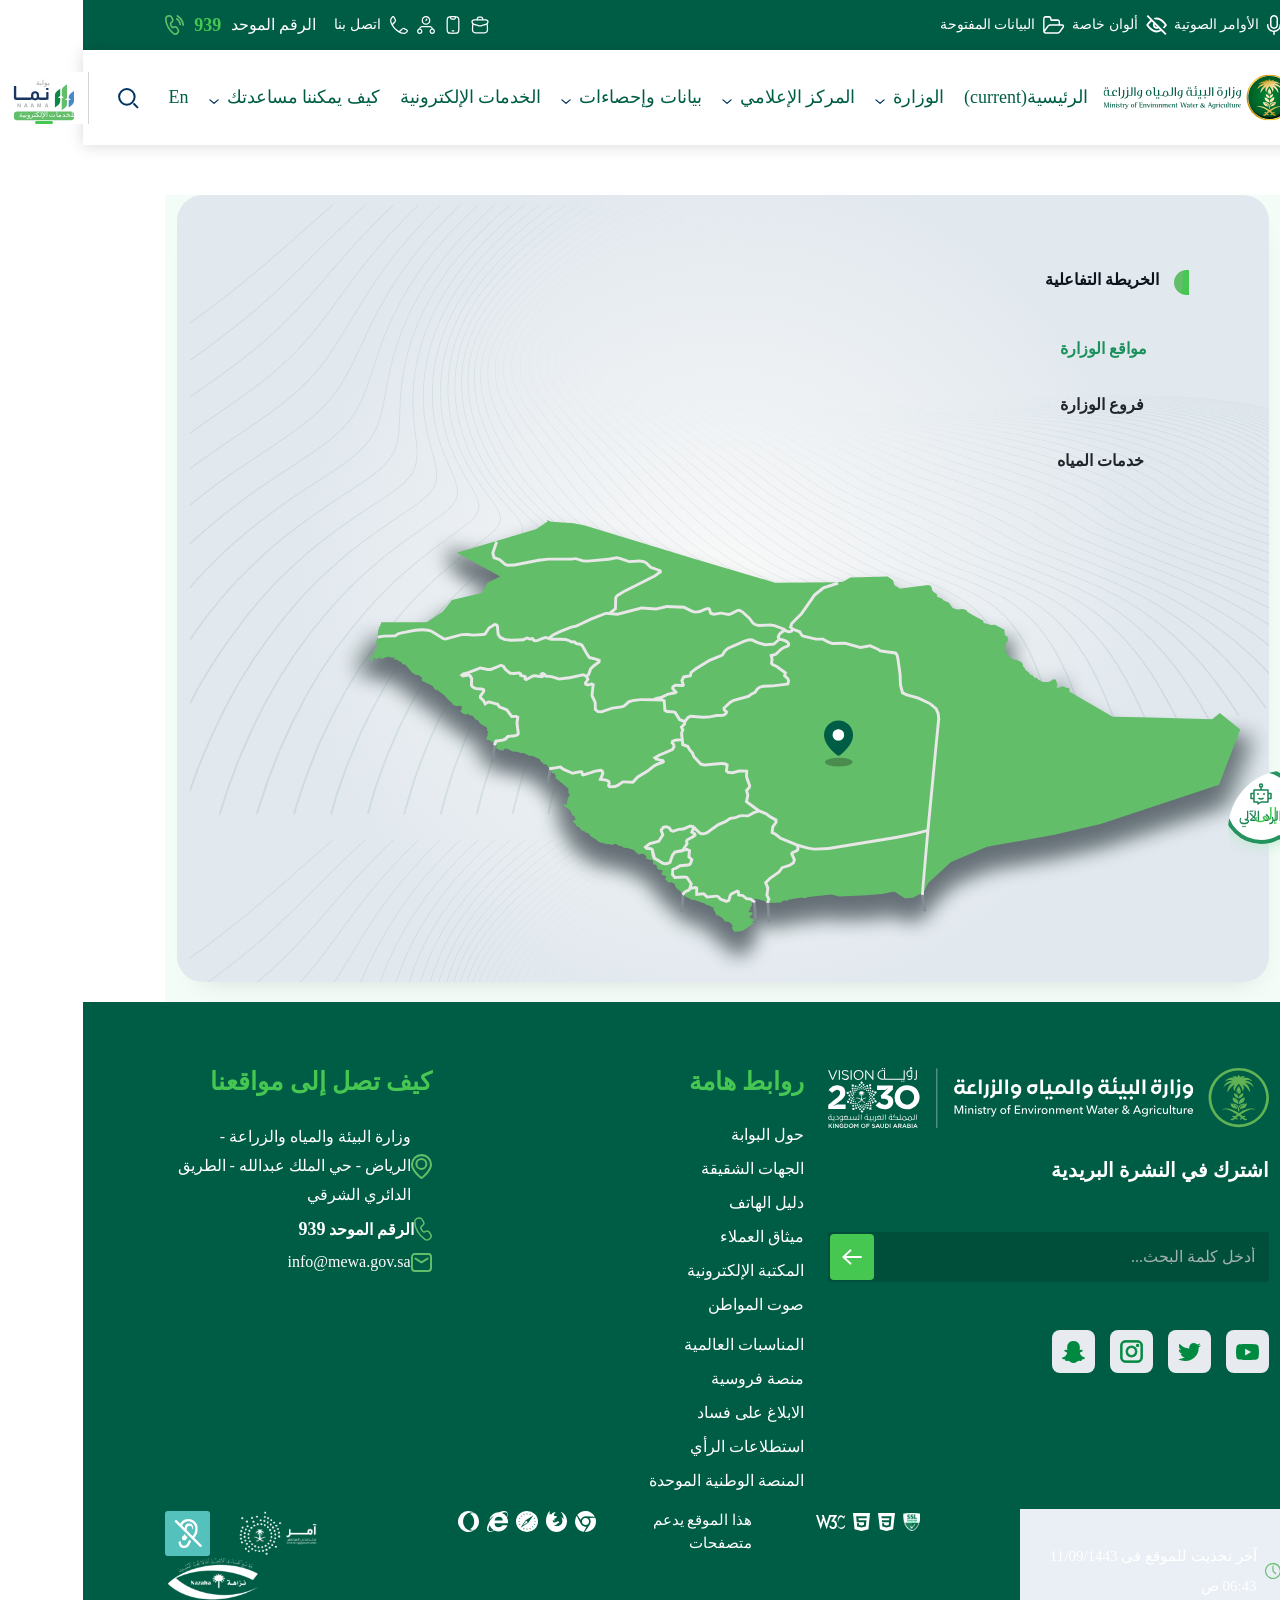
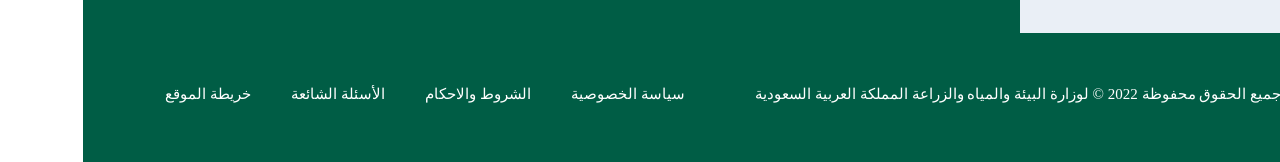
<file: ar/index - map.html>
<!DOCTYPE html>
<html lang="ar">
  <head>
    <!-- Required meta tags -->
    <meta charset="utf-8" />
    <meta
      name="viewport"
      content="width=device-width, initial-scale=1, shrink-to-fit=no"
    />
    <!--  owl carousel CSS -->
    <link rel="stylesheet" href="../assets/css/owl.carousel.min.css" />
    <link rel="stylesheet" href="../assets/css/owl.theme.default.css" />
    <!-- Bootstrap CSS -->
    <link rel="stylesheet" href="../assets/css/bootstrap.min.css" />

    <!--  Font Awesome CSS -->
    <!-- <link rel="stylesheet" href="../assets/css/all.min.css" /> -->

    <!-- custom style -->
    <link rel="stylesheet" href="../assets/css/styleRTL.css" />

     <!-- inner-pages style -->
     <link rel="stylesheet" href="../assets/css/inner-pages.css" />


    <title>home</title>
  </head>

  <body>
    <!-- AO start navbar -->
    <div class="navBar">
      <div class="container">
        <div class="row">
          <div class="col-md-6">
            <div class="linksNB">
              <ul>
                <li>
                  <a href="#">
                    <img src="../assets/images/home/voiceIcon.svg" alt="" />
                    <span>الأوامر الصوتية</span>
                  </a>
                </li>
                <li>
                  <a href="#">
                    <img src="../assets/images/home/eye-no.svg" alt="" />
                    <span>ألوان خاصة </span>
                  </a>
                </li>
                <li>
                  <a href="#">
                    <img src="../assets/images/home/folder.svg" alt="" />
                    <span>البيانات المفتوحة </span>
                  </a>
                </li>
              </ul>
            </div>
          </div>
          <div class="col-md-6">
            <div class="linksNB textLeft">
              <ul>
                <li>
                  <a href="#">
                    <img src="../assets/images/home/Page1.svg" alt="" />
                  </a>
                </li>
                <li>
                  <a href="#">
                    <img src="../assets/images/home/Mobile.svg" alt="" />
                  </a>
                </li>
                <li>
                  <a href="#">
                    <img src="../assets/images/home/data.svg" alt="" />
                  </a>
                </li>
                <li>
                  <a href="#">
                    <img src="../assets/images/home/phone.svg" alt="" />
                    <span> اتصل بنا </span>
                  </a>
                </li>
                <li class="paddingGap">
                  <a href="#">
                    <span> الرقم الموحد </span>
                    <strong>939</strong>
                    <img src="../assets/images/home/PHONEGreen.svg" alt="" />
                  </a>
                </li>
              </ul>
            </div>
          </div>
        </div>
      </div>
    </div>
    <!--- end navbar -->
    <!-- AO start menu  -->
    <div class="menuBg">
      <div class="container">
        <nav
          class="navbar navbarCustom navbar-expand-lg navbar-light bg-light sticky"
        >
          <a class="navbar-brand" href="#">
            <img src="../assets/images/home/Logo.svg" alt="" />
          </a>
          <button
            class="navbar-toggler"
            type="button"
            data-toggle="collapse"
            data-target="#navbarSupportedContent"
            aria-controls="navbarSupportedContent"
            aria-expanded="false"
            aria-label="Toggle navigation"
          >
            <span class="navbar-toggler-icon"></span>
          </button>

          <div class="collapse navbar-collapse" id="navbarSupportedContent">
            <ul class="navbar-nav mr-auto">
              <!-- AO start single link -->
              <li class="nav-item">
                <a class="nav-link" href="#"
                  >الرئيسية <span class="sr-only">(current)</span></a
                >
              </li>
              <!-- end single link -->
              <!-- AO start menu mega -->
              <li class="nav-item dropdown">
                <a
                  class="nav-link dropdown-toggle"
                  href="#"
                  id="navbarDropdown"
                  role="button"
                  data-toggle="dropdown"
                  aria-haspopup="true"
                  aria-expanded="false"
                >
                  الوزارة
                </a>
                <div class="dropdown-menu" aria-labelledby="navbarDropdown">
                  <div class="container">
                    <div class="row">
                      <div class="col-md-6 col-lg-3">
                        <div class="colMenu">
                          <h4>عن الوزارة</h4>
                          <ul>
                            <li><a href="#">نبذة عن الوزارة</a></li>
                            <li><a href="#">الرؤية والرسالة والأهداف</a></li>
                            <li><a href="#">دليل الهوية المرئية</a></li>
                            <li><a href="#">الهيكل التنظيمي</a></li>
                            <li><a href="#">الجهات الشقيقة</a></li>
                            <li><a href="#">نبذة عن الوزارة</a></li>
                            <li><a href="#">الرؤية والرسالة والأهداف</a></li>
                            <li><a href="#">دليل الهوية المرئية</a></li>
                            <li><a href="#">الهيكل التنظيمي</a></li>
                            <li><a href="#">الجهات الشقيقة</a></li>
                          </ul>
                        </div>
                      </div>
                      <!-- end col -->
                      <div class="col-md-6 col-lg-3">
                        <div class="colMenu">
                          <h4>عن الوزارة</h4>
                          <ul>
                            <li><a href="#">نبذة عن الوزارة</a></li>
                            <li><a href="#">الرؤية والرسالة والأهداف</a></li>
                            <li><a href="#">دليل الهوية المرئية</a></li>
                            <li><a href="#">الهيكل التنظيمي</a></li>
                            <li><a href="#">الجهات الشقيقة</a></li>
                            <li><a href="#">نبذة عن الوزارة</a></li>
                            <li><a href="#">الرؤية والرسالة والأهداف</a></li>
                            <li><a href="#">دليل الهوية المرئية</a></li>
                            <li><a href="#">الهيكل التنظيمي</a></li>
                            <li><a href="#">الجهات الشقيقة</a></li>
                          </ul>
                        </div>
                      </div>
                      <!-- end col -->
                      <div class="col-md-6 col-lg-3">
                        <div class="colMenu">
                          <h4>عن الوزارة</h4>
                          <ul>
                            <li><a href="#">نبذة عن الوزارة</a></li>
                            <li><a href="#">الرؤية والرسالة والأهداف</a></li>
                            <li><a href="#">دليل الهوية المرئية</a></li>
                            <li><a href="#">الهيكل التنظيمي</a></li>
                            <li><a href="#">الجهات الشقيقة</a></li>
                            <li><a href="#">نبذة عن الوزارة</a></li>
                            <li><a href="#">الرؤية والرسالة والأهداف</a></li>
                            <li><a href="#">دليل الهوية المرئية</a></li>
                            <li><a href="#">الهيكل التنظيمي</a></li>
                            <li><a href="#">الجهات الشقيقة</a></li>
                          </ul>
                        </div>
                      </div>
                      <!-- end col -->
                      <div class="col-md-6 col-lg-3">
                        <div class="colMenu">
                          <h4>عن الوزارة</h4>
                          <ul>
                            <li><a href="#">نبذة عن الوزارة</a></li>
                            <li><a href="#">الرؤية والرسالة والأهداف</a></li>
                            <li><a href="#">دليل الهوية المرئية</a></li>
                            <li><a href="#">الهيكل التنظيمي</a></li>
                            <li><a href="#">الجهات الشقيقة</a></li>
                            <li><a href="#">نبذة عن الوزارة</a></li>
                            <li><a href="#">الرؤية والرسالة والأهداف</a></li>
                            <li><a href="#">دليل الهوية المرئية</a></li>
                            <li><a href="#">الهيكل التنظيمي</a></li>
                            <li><a href="#">الجهات الشقيقة</a></li>
                          </ul>
                        </div>
                      </div>
                      <!-- end col -->
                    </div>
                  </div>
                </div>
              </li>
              <!-- end menu mega -->
              <!-- AO start menu mega -->
              <li class="nav-item dropdown">
                <a
                  class="nav-link dropdown-toggle"
                  href="#"
                  id="navbarDropdown"
                  role="button"
                  data-toggle="dropdown"
                  aria-haspopup="true"
                  aria-expanded="false"
                >
                  المركز الإعلامي
                </a>
                <div class="dropdown-menu" aria-labelledby="navbarDropdown">
                  <div class="container">
                    <div class="row">
                      <div class="col-md-6 col-lg-3">
                        <div class="colMenu">
                          <h4>title</h4>
                          <ul>
                            <li><a href="#">link</a></li>
                            <li><a href="#">link</a></li>
                            <li><a href="#">link</a></li>
                            <li><a href="#">link</a></li>
                            <li><a href="#">link</a></li>
                            <li><a href="#">link</a></li>
                            <li><a href="#">link</a></li>
                            <li><a href="#">link</a></li>
                            <li><a href="#">link</a></li>
                          </ul>
                        </div>
                      </div>
                      <div class="col-md-6 col-lg-3">
                        <div class="colMenu">
                          <h4>title</h4>
                          <ul>
                            <li><a href="#">link</a></li>
                            <li><a href="#">link</a></li>
                            <li><a href="#">link</a></li>
                            <li><a href="#">link</a></li>
                            <li><a href="#">link</a></li>
                            <li><a href="#">link</a></li>
                            <li><a href="#">link</a></li>
                            <li><a href="#">link</a></li>
                            <li><a href="#">link</a></li>
                          </ul>
                        </div>
                      </div>
                      <div class="col-md-6 col-lg-3">
                        <div class="colMenu">
                          <h4>title</h4>
                          <ul>
                            <li><a href="#">link</a></li>
                            <li><a href="#">link</a></li>
                            <li><a href="#">link</a></li>
                            <li><a href="#">link</a></li>
                            <li><a href="#">link</a></li>
                            <li><a href="#">link</a></li>
                            <li><a href="#">link</a></li>
                            <li><a href="#">link</a></li>
                            <li><a href="#">link</a></li>
                          </ul>
                        </div>
                      </div>
                      <div class="col-md-6 col-lg-3">
                        <div class="colMenu">
                          <h4>title</h4>
                          <ul>
                            <li><a href="#">link</a></li>
                            <li><a href="#">link</a></li>
                            <li><a href="#">link</a></li>
                            <li><a href="#">link</a></li>
                            <li><a href="#">link</a></li>
                            <li><a href="#">link</a></li>
                            <li><a href="#">link</a></li>
                            <li><a href="#">link</a></li>
                            <li><a href="#">link</a></li>
                          </ul>
                        </div>
                      </div>
                    </div>
                  </div>
                </div>
              </li>
              <!-- AO end menu mega -->
              <li class="nav-item dropdown">
                <a
                  class="nav-link dropdown-toggle"
                  href="#"
                  id="navbarDropdown"
                  role="button"
                  data-toggle="dropdown"
                  aria-haspopup="true"
                  aria-expanded="false"
                >
                  بيانات وإحصاءات
                </a>
                <div class="dropdown-menu" aria-labelledby="navbarDropdown">
                  <div class="container">
                    <div class="row">
                      <div class="col-md-6 col-lg-3">
                        <div class="colMenu">
                          <h4>title</h4>
                          <ul>
                            <li><a href="#">link</a></li>
                            <li><a href="#">link</a></li>
                            <li><a href="#">link</a></li>
                            <li><a href="#">link</a></li>
                            <li><a href="#">link</a></li>
                            <li><a href="#">link</a></li>
                            <li><a href="#">link</a></li>
                            <li><a href="#">link</a></li>
                            <li><a href="#">link</a></li>
                          </ul>
                        </div>
                      </div>
                      <div class="col-md-6 col-lg-3">
                        <div class="colMenu">
                          <h4>title</h4>
                          <ul>
                            <li><a href="#">link</a></li>
                            <li><a href="#">link</a></li>
                            <li><a href="#">link</a></li>
                            <li><a href="#">link</a></li>
                            <li><a href="#">link</a></li>
                            <li><a href="#">link</a></li>
                            <li><a href="#">link</a></li>
                            <li><a href="#">link</a></li>
                            <li><a href="#">link</a></li>
                          </ul>
                        </div>
                      </div>
                      <div class="col-md-6 col-lg-3">
                        <div class="colMenu">
                          <h4>title</h4>
                          <ul>
                            <li><a href="#">link</a></li>
                            <li><a href="#">link</a></li>
                            <li><a href="#">link</a></li>
                            <li><a href="#">link</a></li>
                            <li><a href="#">link</a></li>
                            <li><a href="#">link</a></li>
                            <li><a href="#">link</a></li>
                            <li><a href="#">link</a></li>
                            <li><a href="#">link</a></li>
                          </ul>
                        </div>
                      </div>
                      <div class="col-md-6 col-lg-3">
                        <div class="colMenu">
                          <h4>title</h4>
                          <ul>
                            <li><a href="#">link</a></li>
                            <li><a href="#">link</a></li>
                            <li><a href="#">link</a></li>
                            <li><a href="#">link</a></li>
                            <li><a href="#">link</a></li>
                            <li><a href="#">link</a></li>
                            <li><a href="#">link</a></li>
                            <li><a href="#">link</a></li>
                            <li><a href="#">link</a></li>
                          </ul>
                        </div>
                      </div>
                    </div>
                  </div>
                </div>
              </li>
              <!-- end menu mega -->
              <!-- AO start single link -->
              <li class="nav-item">
                <a class="nav-link" href="#">الخدمات الإلكترونية</a>
              </li>
              <!-- end single link -->
              <li class="nav-item dropdown">
                <a
                  class="nav-link dropdown-toggle"
                  href="#"
                  id="navbarDropdown"
                  role="button"
                  data-toggle="dropdown"
                  aria-haspopup="true"
                  aria-expanded="false"
                >
                  كيف يمكننا مساعدتك
                </a>
                <div class="dropdown-menu" aria-labelledby="navbarDropdown">
                  <div class="container">
                    <div class="row">
                      <div class="col-md-6 col-lg-3">
                        <div class="colMenu">
                          <h4>title</h4>
                          <ul>
                            <li><a href="#">link</a></li>
                            <li><a href="#">link</a></li>
                            <li><a href="#">link</a></li>
                            <li><a href="#">link</a></li>
                            <li><a href="#">link</a></li>
                            <li><a href="#">link</a></li>
                            <li><a href="#">link</a></li>
                            <li><a href="#">link</a></li>
                            <li><a href="#">link</a></li>
                          </ul>
                        </div>
                      </div>
                      <div class="col-md-6 col-lg-3">
                        <div class="colMenu">
                          <h4>title</h4>
                          <ul>
                            <li><a href="#">link</a></li>
                            <li><a href="#">link</a></li>
                            <li><a href="#">link</a></li>
                            <li><a href="#">link</a></li>
                            <li><a href="#">link</a></li>
                            <li><a href="#">link</a></li>
                            <li><a href="#">link</a></li>
                            <li><a href="#">link</a></li>
                            <li><a href="#">link</a></li>
                          </ul>
                        </div>
                      </div>
                      <div class="col-md-6 col-lg-3">
                        <div class="colMenu">
                          <h4>title</h4>
                          <ul>
                            <li><a href="#">link</a></li>
                            <li><a href="#">link</a></li>
                            <li><a href="#">link</a></li>
                            <li><a href="#">link</a></li>
                            <li><a href="#">link</a></li>
                            <li><a href="#">link</a></li>
                            <li><a href="#">link</a></li>
                            <li><a href="#">link</a></li>
                            <li><a href="#">link</a></li>
                          </ul>
                        </div>
                      </div>
                      <div class="col-md-6 col-lg-3">
                        <div class="colMenu">
                          <h4>title</h4>
                          <ul>
                            <li><a href="#">link</a></li>
                            <li><a href="#">link</a></li>
                            <li><a href="#">link</a></li>
                            <li><a href="#">link</a></li>
                            <li><a href="#">link</a></li>
                            <li><a href="#">link</a></li>
                            <li><a href="#">link</a></li>
                            <li><a href="#">link</a></li>
                            <li><a href="#">link</a></li>
                          </ul>
                        </div>
                      </div>
                    </div>
                  </div>
                </div>
              </li>
              <!-- end menu mega -->
              <!-- AO start single link -->
              <li class="nav-item">
                <a class="nav-link" href="#">En</a>
              </li>
              <li class="nav-item searchBNT">
                <button
                  type="button"
                  class="btn btn-primary"
                  data-toggle="modal"
                  data-target="#exampleModal"
                >
                  <img src="../assets/images/home/SearchMenu.svg" alt="" />
                </button>
              </li>
              <!-- end single link -->
            </ul>
            <!-- start logo -->
            <a class="navbar-brand borderWidth" href="#">
              <img src="../assets/images/home/Nama.svg" alt="" />
            </a>
            <!-- end logo -->
          </div>
        </nav>
      </div>
    </div>
    <!-- start popup search -->
    <!-- Button trigger modal -->
    <div
      class="modal modalSearch fade"
      id="exampleModal"
      tabindex="-1"
      role="dialog"
      aria-labelledby="exampleModalLabel"
      aria-hidden="true"
    >
      <div class="modal-dialog" role="document">
        <div class="modal-content">
          <div class="modal-body">
            <div class="SearchCustom">
              <div class="forGroup">
                <input
                  type="text"
                  class="searchInput"
                  value=""
                  placeholder="أدخل كلمة البحث..."
                />
                <button type="submit" class="searchSubmit">
                  <img src="../assets/images/home/SearchPopup.svg" alt="" />
                </button>
              </div>
              <div class="boxSloce">
                <button
                  type="button"
                  class="close"
                  data-dismiss="modal"
                  aria-label="Close"
                >
                  <img src="../assets/images/home/closeSearch.svg" alt="" />
                </button>
              </div>
            </div>
          </div>
        </div>
      </div>
    </div>
    <!-- End popup search -->
    <!-- End men8u -->



    <!-- AO start header -->
    <!-- <div class="headerBg">
      <div class="container">
        <div class="row">
          <div class="owl-carousel owl-theme">
            <div> Your Content </div>
            <div> Your Content </div>
            <div> Your Content </div>
            <div> Your Content </div>
            <div> Your Content </div>
            <div> Your Content </div>
            <div> Your Content </div>
          </div>
        </div>
      </div>
    </div> -->
    <!-- End header -->

    
    <div class="container">
      <!-- <h1 class="patternIcon">Hello, world!</h1> -->
      <section class="interactive-map" style="margin-top: 50px; margin-bottom: 100px;">
        <div class="container">
          <div class="map-bg">
            <div class="row">
              <div class="col-lg-4">
                <div class="main-content">
                  <h2>
                    الخريطة التفاعلية
                  </h2>
                  <!-- <p>
                    لوريم ايبسوم هو نموذج افتراضي يوضع في التصاميم لتعرض على العميل ليتصور طريقه وضع النصوص
                  </p> -->
                </div>
                <div class="navigation-links">
                  <a class="active" href="javascript:;" id="location">
                    مواقع الوزارة
                  </a>
                  <a  id="branch" href="javascript:;">
                    فروع الوزارة
                  </a>
                  <a href="javascript:;" id="service">
                    خدمات المياه
                  </a>
                </div>
              </div>
              <div class="col-lg-8">
                <div class="svg-map">
                  <svg xmlns="http://www.w3.org/2000/svg" xmlns:xlink="http://www.w3.org/1999/xlink" id="Map4" width="968" height="477" viewBox="0 0 968 477">
                    <defs>
                      <clipPath id="clip-path">
                        <rect id="mask" width="968" height="477" transform="translate(-22 -7.113)" fill="none"/>
                      </clipPath>
                    </defs>
                    <g id="Map" transform="translate(22 7.113)">
                      <g id="Map-2" data-name="Map" clip-path="url(#clip-path)">
                        <g id="Blur" opacity="0.53" style="isolation: isolate;filter: blur(10px);">
                          <path id="Path_129951" data-name="Path 129951" d="M191.924,276.936l.307,1.972,2.378,2.907,2.314,1.634.8-.613.377.545,1.236,2.794-.789,1.36L200.534,289l.5.371.313.4,5.957,4.84.645.438,2.479,2.229-2.544-1.327a64.075,64.075,0,0,1,0,19.617l.945,2.8,4.42,2.774,2.057,2.179,1.678,4.5,1.035.4,1.016-.336.987,1.225-1.121.2.282,1.164,1.616.608-.721,1.522-2.6,1.283-.072.61,2.9,2.155,1.474,3.107,2.167.532,3.461,3.859,2.743.353-.2,1.033,2.716,1.026,1.246.275.8.6L235.8,349l2.312,2.074,2.023,1.3.859.317.72.485.458.5.541.543.5.316.471.374.54.36.257.336,2.371,1.242,7.845,1.939,1.413-.31,2.765.9,3.147-1.043,2.12.221,2.711,2.014,2.866-.371-.07.972,2.546,1.323,3.817.31,7.466,2.19.189,1.823,1.679.261.545,1.483,1.841.344.666,1.083.428-.134-.052-.479,3.831-.608,1.931,1.051,1.682,2.236-.249,1.647-.6-.244-.347.418,8.213,2.169.041,4.038,2.05.4,1.906,1.285.337,2.239,1.614,1.85,3.935.567.393,1.26-1.365,2.466,1.736,1.914,3.511.637-1.143,3.9L318.615,398l.375,1.208,1.4.485,2.842-.245,2.759,1.523,2.2,4.6,2.117,1.8.49.435.72.287,2.774,3.156.047.028c-.131-.111,1.054,1.2,1.1,1.264-.062-.005,1.719.21,1.788.219.012-.064-.157,1.3-.165,1.359-.053-.009.6.171.64.185l.921.825c-.049-.018,4.918,2.078,5.03,2.127.029-.091-.153.578-.168.634-.043,0,4.7.519,4.817.533l10.521,3.648c-.117-.141,1.4,1.638,1.46,1.713-.069.014,1.166-.164,1.225-.172-.05-.019,2.516.849,2.6.876-.062-.048,2.109,1.61,2.177,1.664-.077,0,1.766.086,1.838.091.009-.069-.142,2.817-.145,2.907-.077-.009.681.145.726.16-.014-.038,2.448,5.282,2.5,5.4l.608.562c-.056.038.73-.563.771-.6l.64.258c-.051-.027,1.76,1.2,1.825,1.249-.071-.01,2.7,1.656,2.809,1.68a10.92,10.92,0,0,1,.729,1.239,4.285,4.285,0,0,1,.344,1.272c-.065-.005,1.479.205,1.543.216-.025-.05.572.922.6.973-.05,0,2.522.055,2.608.06-.064-.04,3.317,1.964,3.411,2.021,0-.089.107,1.079.115,1.143-.045-.018,1.012.533,1.064.562.013-.052-.39,2.7-.4,2.79-.067-.047,1.127,2.412,1.206,2.478a14.539,14.539,0,0,1,1.518,1.717c-.071.014,7.982-.83,8.143-.845l6.684-4.642,4.824-3.559c.048.1-.8-1.839-.831-1.911-.03.053.309-.616.332-.662l-.886-9.29,3.771-6.381-1.1-4.229-1.832-.183,1.241-1.429.089.034-.24-1.506,1.161-.488,3.114-.083,10.085,3.258-.006-.581,3.468,1.694,2.5-.554.928.584,4.465-.6,3.335.187L441.4,419.5l3.655-.814,1.467.871.9-1.272c2.489-.469,11.932-2.33,14.3-2.539l3.429.692,4.083-1.416,24.745-2.738,8.178,2.2,29.683-1.14,16.163-1.467c.049.011.25-.056,1.333-.257l11.971-2.388c-.6-.533,10.2,6.635,11.2,7.231.1.058-.009.028.255.018l1.821-.144,6.782-.538c-.364.243,6.065-3.127,8.285-4.266l.027.051,2.584-1.294,5.078-9.981L621.407,377.9l38.923-16.4,72.047-12.841,49.447-11.6,126.61-42.091,22.632-59V216.348l-8.807,12.516-13.05-10.522L901,225.006l-76.047-2.2-30.238-.326-46.529-26.963.283-3.295-1.04-.795-2.039.28-2.072-1.406-2.15-.271-2.531.419-1.029,1.024-2.845-.01-.307-1.277.692-.177.455-2.254.938.2,1.483-16.2-4.01-8.392s-7.736,19.255-7.736,19.74c0,.174.73.725,1.662,1.357l-2.218.795-5.812.026-5-2.826-1.274-1.872-1.956.447-.8-.66-2.27-2.618L706.7,177.4l-1.6-2.369-3.458-2.34-1.432-3.074-1.739-1.373.223-1.884-2.009-2.894-4.261-1.449-.916-1.164-.783.5-2.193-.2-.181-.829-1.617-.16-2.667-1.726-.752-1.521-3.22-3.864-.5-2.41-.117-1.027.03-.958-.3-1.6.9-.424.515-2.7.461-.645,1.61-2.207-.225-2.821c.382-.366.5-1.1.225-2.355-1.514-6.793,0-14.44,0-14.44l-9.646,2.31.237,2.575-4.454-2.356-3.763.185-4.529-.9-4.471-1.742.727-1.569-10.986-5.782-6.62-3.949-.4-1.359-2.335-1.253-2.19-.4-4.585.553-3.346-.524-2.7-1.19-4.3-5.834-2.652-.679-.177-1.022-1.262.063L613.1,97.435l-.189-.789L611.487,95.6l-1.577-.083-2.772-1.529-.573-2.768-2.177-1.457-1.265-1.078-1.383-1.374-.224-1.911-.754-1.19-.14-1.72-3.22-.878-31.293,3.8.154-.557-4.823-3.092-1.645-5.341L553.98,72.4l-39.665,1.219-8.068,4.3-6.407.608-.033-.065-66.1.6L347.019,53.446,230.5,18.006,218.166,15.4l-23.735-1.555L189.8,12.081l.734,1.469L178.119,22,135.055,34.717l-12.048,3.555L93.637,27.321V46.938l46.318,25.514L126.329,79.19l-6.137,10.846L88.32,97.543l-9.853,12.492L61.111,121.267l-48.494.129-.277,1.743-.977.463.764,1.4-1.253.61L9.715,129.13,8.54,136.17c-.024.005.148-.023.436-.071l-.407.068-.029,0L0,141.491v19.616l.8.363.625.251,1.1,1,1.61-1.4-.832-.757,1.285-1.345,1.2-.288.249.875,1.709-.042-.41,1.341,1.2-.133-.039-.921.684-.014L9.8,159.4l.936-.034,2.072-.314-1.232.568.37.7,3.466-.569,2.9-1.339,1.434.343-.73-.745,1.864.1,2.272,1.029,5.066.118.138.44-2.679.8.287.415,4.309.85.952,1.145,3.291,1.178.45,1.887,3.506.707,7.66,8.879,3.5,1.9,3.322.643,3.2,2.561.486.833-1.178.948.717,1.541,11.135,5.178,2.947,4.256,2.276.5,7.873,5.747,3.2,4.043,4.271,3.377,1.679,2.66L93.03,211l3.488-.263,2.339.6-.143,3.295L96.9,216.808l1.229.1.89,1.382,1.189-.031-.136.833,1.452.5,2.644.487.157-1.329,3.066,2.114,2.723.4,1.474,1.048.45,1.546,1.188.062.1,1.362,3.571,1.294.019,1.209,2.013,2.469,6.3,3.33.961,1.915-.868,1.222,2.058,1.956-1.406,2.554.991,1.04-1.7,1.831.317.451.167.938-1.059.063.729,1.547,3.614.765.841,1.172,1.026-.368,2.088,2.448-.011.03,3.632,2.537-.232.89-.879-.258-.235,1.43,4.47,2.421,4.26.177-.272-1.42,3.229-.535.183.62,2.4.274,1.671,1.442,3.623,1.189,2.123-.089.971-.053,4.805,1.659,2.185-.327,3.63,1.936.818.287,1.915.9.9.124.362-.511,1.18.34,8.277,3.435,1.577,3.235,1.946.725.355,1.257.839.417.606-.091,1.5-.189-.175.829,1.767.823,1.076,2.38.149-.032.261-.052Z" fill="#0b2720" opacity="0.65"/>
                        </g>
                        <g id="_3D" data-name="3D">
                          <path id="_3D-2" data-name="3D" d="M200.523,275.531l.3,1.91,2.3,2.815,2.241,1.583.77-.593.366.527,1.2,2.707-.764,1.317,1.928,1.423.481.359.3.391,5.77,4.689.625.424,2.4,2.159-2.464-1.286a62.052,62.052,0,0,1,0,19l.916,2.716,4.281,2.686,1.992,2.111,1.626,4.355,1,.39.984-.326.956,1.187-1.086.195.273,1.128,1.565.589-.7,1.474L225.27,330.7l-.07.59,2.813,2.087,1.428,3.01,2.1.515,3.353,3.738,2.656.342-.2,1,2.63.994,1.208.267.775.578,1.056,1.5,2.239,2.009,1.96,1.262.831.307.7.47.443.483.525.526.482.306.456.362.523.349.249.325,2.3,1.2,7.6,1.879,1.368-.3,2.679.869,3.048-1.01,2.053.214,2.626,1.951,2.776-.36-.068.942,2.466,1.281,3.7.3,7.231,2.121.184,1.766,1.626.253.528,1.436,1.783.333.645,1.05.414-.13-.05-.464,3.71-.59,1.871,1.019,1.629,2.165-.241,1.6-.581-.237-.335.406,7.954,2.1.04,3.91,1.985.386,1.847,1.245.326,2.168,1.563,1.792,3.812.549.381,1.221-1.322,2.388,1.68,1.853,3.4.618-1.107,3.776,2.291,1.367.363,1.171,1.356.47,2.752-.238,2.672,1.476,2.129,4.456,2.05,1.746.474.421.7.278,2.687,3.058.046.027c-.127-.108,1.021,1.158,1.063,1.223-.06,0,1.665.2,1.732.213.012-.062-.152,1.257-.159,1.316-.051-.009.579.166.62.179l.891.8c-.047-.017,4.764,2.013,4.872,2.06.028-.087-.148.56-.163.615-.041,0,4.556.5,4.666.516-.1-.036,9.988,3.464,10.19,3.534-.113-.138,1.354,1.585,1.415,1.658-.067.014,1.129-.159,1.186-.167-.048-.018,2.437.823,2.516.849-.06-.047,2.043,1.56,2.109,1.612-.075,0,1.71.083,1.78.088.008-.066-.137,2.729-.141,2.815-.074-.008.66.141.7.156-.013-.038,2.371,5.116,2.424,5.229l.589.544c-.055.037.707-.545.747-.577l.62.25c-.049-.026,1.705,1.163,1.767,1.21-.068-.01,2.612,1.6,2.722,1.627a10.623,10.623,0,0,1,.7,1.2,4.132,4.132,0,0,1,.333,1.232c-.063-.005,1.432.2,1.495.209-.025-.048.554.893.585.942-.048.005,2.443.054,2.526.059-.062-.039,3.213,1.9,3.3,1.957,0-.086.1,1.045.112,1.107-.044-.018.98.517,1.03.545.012-.051-.378,2.617-.388,2.7-.064-.045,1.091,2.337,1.168,2.4a13.933,13.933,0,0,1,1.47,1.663c-.068.013,7.732-.8,7.887-.818l6.475-4.5,4.672-3.447c.047.093-.777-1.781-.8-1.851-.03.052.3-.6.321-.641l-.859-9,3.653-6.181-1.068-4.1-1.774-.177,1.2-1.384.086.033-.232-1.458,1.124-.473,3.016-.08,9.769,3.155-.006-.562,3.359,1.641,2.424-.538.9.566,4.325-.583,3.229.18,1.508-1.6,3.54-.788,1.421.844.872-1.232c2.412-.455,11.557-2.258,13.856-2.46l3.321.671,3.955-1.372,23.967-2.652,7.921,2.134,28.75-1.105,15.655-1.42c.048.01.242-.054,1.291-.249l11.595-2.313c-.579-.516,9.88,6.426,10.848,7,.092.055-.009.027.247.017l1.764-.14,6.569-.521c-.353.236,5.874-3.029,8.025-4.131l.025.049,2.5-1.253,4.919-9.667,23.309-21.707,37.7-15.888,69.782-12.437,47.893-11.233,122.631-40.768,21.92-57.147v-19L907.9,228.97l-12.64-10.191-7.954,6.454L813.652,223.1l-29.287-.315L739.3,196.673l.274-3.191-1.007-.77-1.974.27-2.008-1.361-2.082-.263-2.452.406-1,.992-2.755-.009-.3-1.237.67-.172.44-2.183.91.191,1.436-15.692-3.884-8.128s-7.493,18.65-7.493,19.12c0,.169.707.7,1.609,1.315l-2.148.769-5.629.025-4.84-2.736-1.234-1.814-1.894.434L703.17,182l-2.2-2.537-1.857-.339-1.545-2.295-3.35-2.267-1.387-2.977-1.684-1.33.216-1.825-1.946-2.8-4.127-1.4-.887-1.127-.758.48-2.125-.2-.175-.8-1.566-.156-2.583-1.672-.729-1.473-3.119-3.742-.48-2.334-.113-1,.029-.928-.288-1.551.877-.411.5-2.61.447-.625,1.559-2.137-.217-2.733c.37-.354.488-1.065.217-2.282-1.466-6.579,0-13.985,0-13.985l-9.343,2.237.231,2.494-4.315-2.281-3.644.179-4.387-.867-4.331-1.688.7-1.52-10.641-5.6-6.412-3.825-.392-1.317-2.261-1.214-2.121-.385-4.441.536-3.241-.508-2.611-1.153-4.167-5.65-2.569-.658-.171-.989-1.223.06-2.079-1.122-.183-.764L606.9,99.9l-1.528-.08-2.685-1.481-.555-2.681-2.108-1.411L598.8,93.2l-1.34-1.331-.217-1.851-.73-1.152-.135-1.667-3.119-.85-30.31,3.676.15-.54-4.672-2.994-1.593-5.173-5.633-3.9L512.781,78.6l-7.814,4.167-6.206.589-.032-.063-64.023.585L350.743,59.066,237.888,24.739,225.94,22.214l-22.989-1.506L198.471,19l.711,1.423-12.03,8.183L145.441,40.925l-11.669,3.443L105.325,33.762v19l44.862,24.712L136.99,84l-5.945,10.5-30.87,7.272-9.543,12.1-16.81,10.878-46.97.125-.268,1.689-.947.448.74,1.353-1.213.59-1.123,3.412s-1.116,6.684-1.138,6.818c-.023.005.144-.022.422-.069l-.394.066-.028,0-8.271,5.154v19l.776.352.605.242,1.066.966,1.559-1.354-.806-.732,1.245-1.3,1.162-.278.241.848,1.656-.041-.4,1.3,1.166-.129-.038-.893.663-.013.6-.612.907-.033,2.007-.3-1.193.55.358.678,3.357-.551,2.808-1.3,1.389.332-.707-.721,1.805.091,2.2,1,4.907.115.133.426-2.6.773.278.4,4.173.823.922,1.109,3.188,1.141.436,1.827,3.4.685,7.42,8.6,3.388,1.836,3.216.623,3.1,2.481.471.807L68.353,184l.694,1.493,10.786,5.015,2.854,4.122,2.205.481,7.625,5.566,3.1,3.916,4.137,3.27,1.626,2.577,3.356,1.22,3.378-.254,2.266.586-.139,3.191-1.758,2.107,1.19.093.862,1.339,1.152-.031-.132.807,1.407.487,2.56.471.153-1.287,2.969,2.047,2.637.388,1.428,1.015.436,1.5,1.15.059.1,1.319,3.459,1.254.019,1.171,1.949,2.392,6.1,3.225.931,1.854-.84,1.184L138,238.473l-1.361,2.474.96,1.007-1.648,1.774.306.437.162.909-1.026.061.707,1.5,3.5.741.814,1.135.994-.356,2.023,2.371-.011.028,3.518,2.458-.225.861-.851-.249-.228,1.385,4.33,2.345,4.125.171-.262-1.375,3.127-.518.177.6,2.329.265,1.618,1.4,3.509,1.151,2.056-.086.941-.052,4.654,1.607,2.116-.316,3.516,1.874.793.279,1.855.87.874.12.351-.494,1.143.329L190.9,266.5l1.527,3.133,1.886.7.343,1.217.813.4.587-.088,1.456-.184-.17.8,1.711.8,1.043,2.3.144-.031.252-.05Z" fill="#646d75"/>
                        </g>
                        <g id="Map-Areas">
                          <path class="ryadh" id="Path_129953" data-name="Path 129953"  d="M592.135,320.2l-12.091,3.3-19.714,3.968-71.076,11.631-14.8.578-6.537-1.063-10.794-2.982-17.435-7.1-5.269-4.169-3.582-1.815.6-5.827,3.559-4.944-.144-2.2-6.1-3.308-4.132-3.226-7.407-2.924-12.987-9.687,1.446-6.5-1.224-5.057L407,276.051l.635-1.819-3.245-9.428.158-5.793-7.95-.174-6.743,1.845-4.6-.448-1.719-1.528.709-6.257-2.388-1.141-3.823-.211-17.18,1.43-3.789-.8-7.176-7.619-1.566-4.041-2.937-3.2-1.769-3.436-5.323-1.876-.456-5.008-.786-6.66,1.314-3.791-1.436-2.531,3.236-3.534.23-2.371,3.278-4.158,2.507-1.458,13.087,1.151,7-.4,6.814-1.419,6.983-.123,2.806-1.648.854-1.723-2.633-2.57,0-1.718,6.037-5.667,3.767-2.3,15.388-4.057,3.221-2.456,3.611-1.7,2.4-3.605,2.293-1.726,3.735-1.026,10.169-.333,15.427-2.051.7-2.992-.634-2.291-3.458-3.248.833-2.909-8.956-6.6-4.665-2.151-.719-1.056.551-4.35-.94-3.721L434.634,138l4.987-4.938,2.816-1.888,4.927-1.92.632-1.176-.386-1.825-1.832-1.665-4.617-1.723-2.931-.37-1.037-2.478.95-2.422,2.668-2.775,3.693-1.634,2.529,1.3,1.877.18,2.116-.876,1.4-1.821,6.978,2.612,2.118,3.584,1.631.962,13.142,3.089,7.072.009,4.547,2.65,5.208,1.949L506.6,126.5l15.666,4.341,10.046-1.665,8.332,3.621,1.992,1.662,15.9,2.155,1.533,1.743.927,3.6,2.311,16.652.465,11.208,2.159,8.062,4.423,2.193,11.982,3.381,11.912,5.526,6.265,5.164,2.215,4.9.608,5.723Z" fill="#63be6a"></path>
                          <path class="mekkah" id="Path_129954" data-name="Path 129954" d="M200.074,256.58l.144-.03Zm9.269,12-.48-.359-1.929-1.423.765-1.318-1.2-2.706-.365-.528-.771.594-2.241-1.583-2.3-2.816-.3-1.909L211.4,254.6l2.867,2.238,9.713,4.327,7.739-1.514,1.95.06.837,2.792.9.334,12.417-3.8,5.756-.869,1.414.883.6,2.361-2.51,6.09,5.72.8,2.7,1.129.735,1.644-.692,2.968.919,1.079,5.828-.226,2.739-1.14,5.289-3.649,10.383.487,4.886-5.517,10.764-6.511,5.785-4.615,2.831-1.636,6.7-2.467.618-.636-.614-1.1-6.739-1.451-1.343-1.465,4.127-2.6,13.8-5.883,1.82-3-.457-2.355-1.554-1.711.515-1.79,3.851-1.2,6.149-.1.456,5.008,5.311,1.877,1.769,3.436,2.949,3.2,1.566,4.041,7.176,7.618,3.79.8,17.179-1.431,3.823.212,2.389,1.141-.71,6.257,1.72,1.536,4.6.447,6.743-1.845,7.95.174-.158,5.793,3.245,9.429L407,276.058l-2.55,2.845,1.235,5.049-1.446,6.495,12.988,9.688-4.764,1.626-6.628,3.55-6.447-.258-2.725.489-3.714,1.546-5.5.819-4.864,3.385-7.537,3.12-11.526,8.179-2.713,1.152-2.8.131-1.784-.565-6.414-6.067-2.563-1.158-1.816.037-6.358,2.765L334,319.3l-5.455,1.926-2.44-.821-1.862-2.61-1.6-.906-1.787-.258-2.719.54-2.214,2.882,1.766,4.96-4.263,6.591-9.238,2.412-4.524,3.564,1.194,1.452,4.535.312,1.3,1,1.525,10,1.705.962,4.656,1.076,2.753,1.982,2.017.561,3.146-.348,2.6-1.094,2.4-6.975,2.551-3.615,8.326-1.766,1.774-.749,2.792-.212,2.4,1.139-.647,6.378,3.023,2.982-1.167,3.566-.807,1.151-1.785.758-8.484.894-4.483,2.6-.906.145-2.546-1.115.222,7.447,2.355,3.056,9.956-.586,2.662.609,4.367,6.346-1.3,4.933-1.1,1.579-4.145,1.99-2.135,2.59-2.687-3.057-.7-.278-.474-.422-2.05-1.745-2.129-4.457-2.671-1.475-2.753.237-1.356-.47-.363-1.17-2.291-1.368,1.107-3.776-3.4-.617-1.681-1.854,1.322-2.388-.381-1.22-3.811-.55-1.563-1.792-.326-2.168-1.847-1.245-1.986-.385-.039-3.911-7.955-2.1.336-.4.58.237.242-1.6-1.63-2.166-1.871-1.018-3.709.59.05.463-.415.13-.645-1.049-1.783-.333-.528-1.436-1.626-.254-.183-1.765-7.232-2.121-3.7-.3-2.466-1.281.068-.941-2.776.359-2.626-1.951-2.053-.213-3.048,1.01-2.678-.87-1.369.3-7.6-1.878-2.3-1.2-.248-.325-.524-.349-.456-.363-.482-.306-.525-.526-.442-.483-.7-.469-.832-.307-1.96-1.263-2.239-2.008-1.056-1.5-.775-.579-1.207-.266-2.631-.994.2-1-2.657-.341-3.353-3.738-2.1-.515-1.427-3.01-2.814-2.087.07-.591,2.519-1.242.7-1.475-1.565-.588-.272-1.128,1.085-.195-.955-1.187-.985.326-1-.39-1.626-4.355-1.992-2.111-4.281-2.687-.915-2.715.756-.345.453.824.683.4.487-.711.974.019.018-2.056-.213-1.027,1-1.317-.509-1.042,2.391-3.395-.163-1.252-.125-.822-.971-.641-.02-4.286-4.7-4.225-.625-.424-5.77-4.688Z" fill="#63be6a"/>
                          <path class="madenah" id="Path_129955" data-name="Path 129955" d="M166.645,239.958l-2.056.086-3.509-1.151-1.618-1.4-2.329-.265-.177-.6-3.127.518.263,1.375-4.126-.171-4.33-2.345.228-1.385.851.249.225-.861-3.518-2.457,1.437-3.679,6.824-1.113,2.793-.989,2.784-2.729,4.692-.49,3.132-.369,1.888-.829.991-1.26L166.6,209.031l.808-5.918-1.475-.882-4.772.207-5.195-7.047-7.59-3.03-1.789-2.723-8.817-2.23-1.845.332-2.223,1.576L132,186.008l-3.263-3.263,0-1.741,3.374-4.513.172-1.334-.533-.822-1.949-.494-5.916-.354-3.395-1.784-1.053-1.848.255-6.7-1.546-2.967-1.85-.826-5.62,1-1.193-.787,1.094-1.22,5.667-1.456,12.277-4.848,7.955,1.66,2.965-.1,10.746-4.334,2.446,1.1,2.047,3.39,4.776,3.82,2.908.283,6.555-.546,1.316.781.134,1.763,4.744,1.313.244.533-.327,1.83,1.219.679,6.414-3.594,1.978-.465,7.688,1.024.919-.579-1.242-2.112,1.359-.726,1.651.7,1.418,2.145,5.848.406,7.911,2.479,10.7-1.274,14.381-3.161,3.332,1.776,1.462,2.991-2.485,3.764.133,1.2,2.5,1.024,3.9-1.06,1.408.614-1.223,11.395,3.327,6.954.2,7.554,2.6,2.029,3.838.128,11.117-3.652,9.759-1.371,2.832-1.2,4.322-3.945,3.87-1.362,8.1-1.009,14.523.119,8.555.42,1.735.675.722,9.857,2.279,1.257,6.551.313,1.805.645,4.708,7.541,5.232,1.946-.229,2.371-3.236,3.534,1.436,2.531L337.04,219.9l.786,6.66-6.2.052-3.84,1.194-.515,1.791,1.555,1.71.458,2.363-1.821,3-13.8,5.89-4.126,2.6,1.342,1.465,6.739,1.451.615,1.1-.619.636-6.7,2.468-2.831,1.635-5.784,4.623-10.764,6.511-4.886,5.517-10.383-.488-5.289,3.649-2.739,1.14-5.828.227-.919-1.079.693-2.961-.735-1.644-2.7-1.129-5.708-.8,2.51-6.091-.605-2.361-1.413-.882-5.757.869-12.417,3.8-.9-.334-.838-2.791-1.95-.061-7.739,1.514-9.713-4.327-2.855-2.239L200.5,256.512l-.252.05-.144.031-1.042-2.3-1.712-.8.17-.8-1.456.184-.587.088-.813-.4-.343-1.217-1.886-.7L190.9,247.5l-8.016-3.327-1.143-.329-.351.494-.874-.12-1.855-.87-.793-.279-3.515-1.874-2.117.316-4.654-1.607Z" fill="#63be6a"/>
                          <path  class="sharqia" id="Path_129956" data-name="Path 129956" d="M618.675,91.031l2.611,1.153,3.241.508,4.441-.536,2.121.385,2.262,1.214.391,1.317,6.412,3.825,10.641,5.6-.705,1.52,4.331,1.688,4.387.867,3.645-.18,9.743,5.153.51,5.831,2.128.9.764,1.126.281,3.54-1.558,2.138-.448.625-.5,2.61-.876.411.287,1.551-.029.928.114.995.479,2.334,3.12,3.742.728,1.473,2.583,1.672,1.567.155.175.8,2.124.2.759-.48.887,1.127,4.127,1.4,1.945,2.8-.216,1.825,1.684,1.33,1.387,2.977,3.35,2.267,1.545,2.294,1.857.34,2.2,2.536.772.64,1.9-.434,1.233,1.813,4.841,2.737,5.629-.025,2.9-1.038,1.833-1.548,2.616-.252.685.634.2.673.355,1.769,1.022,2.009-.477,2.361-.669.171.3,1.238,2.755.009,1-.992,2.451-.406,2.083.263,2.007,1.361,1.974-.27,1.008.77-.274,3.19,45.066,26.117,29.288.315,73.656,2.129,7.955-6.454,21.169,17.068-21.919,57.147L771.882,314.762l-47.893,11.233-69.781,12.437-37.7,15.888L593.2,376.027l-4.918,9.667-1.783.892,5.668-66.339,11.2-115.427-.609-5.723-2.216-4.91-6.264-5.165L582.368,183.5l-11.982-3.381-4.436-2.191-2.146-8.063-.466-11.208-2.309-16.645-.928-3.6-1.533-1.743-15.9-2.162-1.979-1.664-8.332-3.62-10.045,1.672-15.679-4.339-13.476.333-5.208-1.949-4.548-2.65-7.059-.01-13.142-3.089-1.62-.964-2.13-3.582-6.978-2.612-2.533-2.223,1.173-3.619,10.123-10.2L474.675,76.82,484,69.273l14.765-4.914,6.206-.589,7.814-4.168,38.418-1.18,5.633,3.9,1.593,5.174,4.672,2.994-.149.54,30.309-3.676,3.119.85.135,1.667.731,1.151.216,1.852L598.8,74.2l1.225,1.044,2.109,1.411.555,2.681,2.684,1.481,1.528.08,1.384,1.01.183.764,2.08,1.122,1.222-.06.171.989,2.569.657Z" fill="#63be6a"/>
                          <path  class="qasim" id="Path_129957" data-name="Path 129957" d="M308.807,185.007l1.346-1.173,5.952-1.211,7-3.442,7.165-1.368.931-.589-3.312-3.817.189-1.844,2.437-1.54,7.886.375.508-.632-1.513-4.562,1.9-3.8,6.857-1.259.7-3.291,5.376-4.2,13.688-8.418,13.312-5.381,2.88-4.645,3.078-2.4,17.007-7.433,4.932-1.547,2.949.316,5.76,2.717,7.613,2.236,9.119-.606,5.657-4.989,2.931.37,4.617,1.723,1.832,1.665.386,1.826-.632,1.175-4.927,1.92-2.816,1.889L434.634,138l-4.781,1.351.94,3.722-.551,4.349.719,1.056,4.665,2.151,8.957,6.6-.834,2.909,3.458,3.249.634,2.29-.7,2.992-15.426,2.051-10.169.333-3.736,1.026-2.292,1.726-2.4,3.606-3.611,1.7-3.221,2.455-15.388,4.057-3.767,2.3-6.037,5.666.006,1.718,2.633,2.57-.855,1.724-2.806,1.648-6.982.122-6.815,1.42-7,.4-13.087-1.152-2.507,1.458-3.278,4.158-5.232-1.946-4.709-7.548-1.793-.646-6.564-.312-2.278-1.25L319.1,186.1l-1.734-.675Z" fill="#63be6a"/>
                          <path  class="haael" id="Path_129958" data-name="Path 129958" d="M238.6,160.836l2.222-2.032,2.209-6.042,3.5-3.181,5.056-3.646.156-1.817-5.259-1.63-4.707-1.093-2.02-2.7-5.819-10.137-1.835-1.022-3.933-.648-1.814-1.615-3.8-.312-1.709-1-3.757-1.28-6.119-.294-9.815-.02-1.481-.83,4.139-3.6,7.328-3.456,11.7-4.568L228,108.834l15.256-7.366,15.219-5.816,3.746.078,8.385.768,25.064-6.412,15.071.969,11.049-2.5,17.864.645,8.565,4.395,3.18.738,4.83-.691,5.409-2.452,3.217-.707.88.5,1.577,4.472,3.035.987,7.859-1.1,7.543,1.5,2.993-.959L394.6,92.7l1.89-.366,3.464,1.746,7.2,6.421,4.006,5.309,2.656,1.559,3.082.735,12.228-.389,4.088.489,9.882,3.74,1.4,1.242-3.693,1.634-2.668,2.776-.95,2.421,1.037,2.478-5.657,4.989-9.119.606-7.613-2.236-5.76-2.717-2.949-.316-4.932,1.547-17.007,7.433-3.078,2.4-2.88,4.645-13.312,5.381-13.688,8.418-5.376,4.2-.7,3.291-6.857,1.259-1.9,3.8,1.513,4.562-.508.632-7.886-.375-2.437,1.54-.189,1.844,3.312,3.817-.931.589-7.165,1.368-7,3.442-5.952,1.211-1.346,1.173-14.523-.119-8.114,1.01-3.87,1.363-4.322,3.945-2.831,1.195-9.759,1.371-11.118,3.651-3.837-.121-2.6-2.028-.209-7.553-3.316-6.963,1.224-11.387-1.421-.613-3.9,1.053-2.5-1.024-.132-1.2,2.485-3.764Z" fill="#63be6a"/>
                          <path  class="tabuk" id="Path_129959" data-name="Path 129959" d="M135.953,224.728l1.648-1.774-.96-1.007L138,219.473l-1.993-1.894.841-1.184-.931-1.854-6.1-3.226-1.95-2.391-.019-1.171-3.458-1.254-.1-1.319-1.15-.059-.437-1.5-1.428-1.015-2.637-.388-2.969-2.047-.152,1.287-2.561-.471-1.406-.487.132-.807-1.153.031-.861-1.34-1.191-.092,1.759-2.107.139-3.191-2.266-.586-3.378.254-3.357-1.22-1.625-2.577-4.137-3.27-3.1-3.916-7.625-5.566-2.2-.481-2.854-4.122-10.785-5.016L68.354,165l1.14-.918-.47-.807-3.1-2.481-3.217-.623-3.388-1.836-7.419-8.6-3.4-.685-.436-1.827-3.188-1.141-.922-1.109-4.174-.823-.278-.4,2.595-.772-.133-.426-4.907-.115-2.2-1-1.806-.091.707.721-1.389-.332-2.808,1.3-3.357.551-.358-.678,1.194-.55-2.008.3-.906.033-.6.612-.662.013.037.893-1.166.129.4-1.3-1.655.042-.241-.848-1.162.278-1.246,1.3.807.732L17.08,145.9l-1.066-.965-.6-.243-.777-.351,2.123-2.708.324-.3.288-.276.978-2.387,4.609-7.907-1.708-3.876,1.862-4.509-.205-2.189,5.879-.987,11.845-.3,2.622-1.971,3.891-1.059,14.085-2.724,7.292-.553,6.3.461,3.207,1.087,12.4,7.7,2.141.242,16.654-4.511,6.327-.162,5.76.707,10.444-.618,1.861-.631,4.062-6.076,6.013-3.661,1.985.49.693,1.148.775,8.566,1.954,2.982,4.517,2.153,3.038.567,4.111.367,12.414-.492,3.741-1.751,2.959.965,2.883-.4,1.161,1.717,1.655.624,2.094-.3,4.171-1.866,4.037-1.187,3.832.847,1.481.822L211,122.4l6.12.3,3.757,1.28,1.71,1.006,3.785.314,1.813,1.607,3.933.648,1.847,1.021,5.819,10.138,2.02,2.7,4.706,1.086,5.26,1.637-.155,1.818-5.057,3.645-3.5,3.181-2.2,6.049-2.222,2.031-3.332-1.775-14.381,3.16-10.7,1.275-7.911-2.48-5.849-.406-1.417-2.144L193.4,157.8l-1.358.726,1.242,2.111-.92.58-7.675-1.026-1.978.466-6.414,3.594-1.219-.68.326-1.829-.243-.533-4.744-1.313-.134-1.764-1.316-.781-6.554.554-2.909-.283-4.775-3.82-2.048-3.39-2.445-1.1-10.747,4.335-2.965.1-7.955-1.66L116.3,156.932l-5.667,1.457-1.1,1.219,1.194.787,5.62-.995,1.85.826,1.546,2.967-.255,6.7,1.053,1.849,3.394,1.783,5.917.354,1.949.494.533.823-.172,1.334-3.374,4.513,0,1.741,3.263,3.262,1.707,3.308,2.223-1.576,1.845-.331,8.817,2.229,1.789,2.724,7.59,3.03,5.194,7.046,4.785-.208,1.475.883-.808,5.924,1.373,11.071-.992,1.26-1.888.829-3.131.369-4.692.489-2.785,2.729-2.792.989-6.824,1.114L143.5,231.6l-2.091-2.451-.993.357-.814-1.135-3.5-.741-.706-1.5,1.026-.062-.162-.908Z" fill="#63be6a"/>
                          <path  class="shamalya" id="Path_129960" data-name="Path 129960" d="M498.729,64.3,483.952,69.21l-9.309,7.546L461.2,95.936l-10.122,10.2-1.186,3.621,2.533,2.222-1.4,1.821-2.116.877-1.877-.181-2.529-1.3-1.4-1.242-9.882-3.74-4.088-.489-12.228.389-3.082-.734-2.656-1.559-4.006-5.31-7.2-6.42-3.464-1.746-1.89.366-5.859,3.173-2.992.959-7.544-1.5-7.858,1.1-3.036-.986-1.577-4.473-.879-.5-3.217.707-5.41,2.451-4.829.692-3.181-.739L339.654,89.2l-17.864-.646-11.048,2.5-15.072-.97L270.607,96.5l-8.385-.769,6.362-4.955.3-11.554,1.5-2.011,7.1-4.312,31.749-16.1,6-4.2-.249-1.145-9.962-3.575-4.324-4.3-2.744-1.565-4.5-.689-10.593.716-9.693-3.47-3.382-.567L261.334,39.6l-21.855,1.956-4.586-.33-7.341-2.333-5.327.53-23.374.009-9.768,1.186-25.07,4.9L157,45.8l-2.816-1.108-5.294-4.614-6.01-2.092-1.254-4.882,3.816-11.181,41.711-12.32,12.03-8.182L198.471,0l4.48,1.709,22.989,1.5,11.948,2.526L350.743,40.065,434.706,64.88Z" fill="#63be6a"/>
                          <path  class="gezan" id="Path_129961" data-name="Path 129961" d="M408.94,410.167a9.516,9.516,0,0,0-.75.991c.066.04.943.926.889.889.071,0,1.991.529,1.926.529.065.031,1.79.808,1.734.788.018.063.512,1.588.486,1.528-.067.012-1.765.276-1.727.275-.022.044-.35.692-.321.641.028.07.852,1.943.8,1.851l-4.672,3.447-6.475,4.5c-.155.014-7.955.831-7.887.818a14.025,14.025,0,0,0-1.47-1.664c-.077-.064-1.232-2.445-1.168-2.4.01-.084.4-2.752.387-2.7-.049-.028-1.073-.562-1.03-.544-.007-.062-.115-1.193-.112-1.108-.09-.054-3.365-2-3.3-1.957-.083,0-2.575-.054-2.526-.058-.031-.049-.61-.99-.585-.942-.063-.01-1.558-.214-1.495-.209a4.138,4.138,0,0,0-.333-1.233,10.641,10.641,0,0,0-.706-1.2c-.109-.023-2.789-1.636-2.721-1.627-.062-.046-1.817-1.236-1.767-1.209l-.62-.25c-.04.031-.8.614-.747.577l-.589-.544c-.053-.113-2.437-5.267-2.424-5.23-.044-.014-.778-.163-.7-.155,0-.087.149-2.882.141-2.816-.07,0-1.855-.088-1.78-.088-.066-.052-2.169-1.658-2.109-1.611-.079-.026-2.564-.867-2.516-.849-.057.008-1.253.181-1.186.167-.061-.073-1.528-1.8-1.415-1.659-.2-.069-10.29-3.569-10.19-3.533-.11-.014-4.707-.515-4.666-.516.015-.055.191-.7.163-.615-.108-.047-4.919-2.077-4.872-2.06l-.891-.8c-.041-.013-.672-.188-.62-.179.007-.06.171-1.378.159-1.316-.067-.009-1.792-.217-1.732-.213-.042-.065-1.19-1.331-1.063-1.224.135-.155,2.243-2.732,2.138-2.587.2-.1,4.251-2.033,4.141-1.994.068-.115.978-1.678.978-1.678l5.379-.947,1.615.591.048,6.548,7.115-.6,3.63,3.244,10.091-.818,1.656.744,2.236,2.539,6.105,2.164,2.327-.856,1.478-5.207,1.3-1.712,5.922-2.927,1.307.692.2,3.28,4.522.86,3.586,3.069,4.517.375c.769.593,3.232,2.372,3.941,2.852-.06.072-2.136,2.458-2.092,2.414.011.073.318,1.824.3,1.736a3.144,3.144,0,0,1-.419,1.37,18.352,18.352,0,0,0-1.528,1.828c.027.059.7,1.382.661,1.323-.064.045-1.79,1.251-1.734,1.216-.021.075-.586,2.125-.558,2.04.093,0,3.374-.049,3.314-.044.045.047,1.165,1.129,1.128,1.1-.037.044-.637.8-.6.745Z" fill="#63be6a"/>
                          <path  class="nagran" id="Path_129962" data-name="Path 129962" d="M529.757,388.651l-28.749,1.105-7.922-2.135-23.967,2.653-3.955,1.371-3.32-.671c-2.3.2-11.445,2.006-13.856,2.46l-.872,1.232-1.422-.843-3.54.787-1.507,1.6-3.23-.181-4.325.583-.9-.565-2.424.537-3.367-1.644v-.778s1.178-2.64,1.132-2.547c-.048-.107-2.128-4.324-2.063-4.2.02-.151.961-7.571.945-7.456-.045-.118-2.261-5.675-2.213-5.567.1-.094,4.541-4.459,4.394-4.313.189-.133,9.446-6.748,9.354-6.683.078-.1,3.382-4.631,3.3-4.511l7.512-2.341c.1-.061,4.217-2.619,4.14-2.574.032-.1,1.067-3.474,1.029-3.356-.054-.122-2.865-6.139-2.836-6.089.037-.059.753-1.354.709-1.266.108-.045,4.573-1.972,4.518-1.95.054-.048,1.317-1.242,1.245-1.177.007-.126-.515-4.9-.435-4.487.438.123,11,3.038,10.789,2.979.32.063,7.008,1.135,6.546,1.061,1.592-.052,16.07-.623,14.869-.591,2.775-.452,71.717-11.736,71.016-11.622.78-.152,20.131-4.054,19.705-3.967l6.574-1.8c3.777-.985,5.988-1.734,5.495-1.425-.247,2.578-5.662,66.8-5.684,66.265-.606.278-9.128,4.755-8.718,4.481l-6.569.521-1.764.14c-.255.009-.155.038-.247-.018-.968-.577-11.426-7.519-10.847-7l-11.6,2.313c-1.048.2-1.243.26-1.291.25l-15.655,1.42" fill="#63be6a"/>
                          <path  class="baaha" id="Path_129963" data-name="Path 129963" d="M349.8,317.2l-2.087,5.028,3,1.731.263,1.158-1.145,1.21-6.745,3.713-.874,1.434.569,2.589s-4.551,7.126-4.467,6.988c-.168.036-8.425,1.785-8.325,1.767-.065.09-2.629,3.726-2.551,3.615-.049.137-2.422,7.06-2.4,6.981-.083.032-2.672,1.129-2.6,1.094-.093.007-3.2.357-3.134.346-.075-.024-2.1-.581-2.017-.562-.079-.06-2.835-2.041-2.752-1.981-.11-.029-4.709-1.09-4.644-1.078-.075-.047-1.858-1.041-1.7-.964-.03-.2-1.532-10.059-1.526-10-.054-.046-1.38-1.049-1.3-.991-.109-.01-4.589-.322-4.523-.322-.044-.061-1.281-1.525-1.2-1.443.1-.08,4.672-3.675,4.537-3.565.189-.05,9.378-2.446,9.237-2.413.086-.133,4.325-6.683,4.261-6.591-.037-.113-1.8-5.045-1.764-4.959.064-.077,2.258-2.948,2.214-2.881.088-.015,2.779-.548,2.72-.533.072.013,1.846.264,1.787.259.065.041,1.658.944,1.588.908.056.079,1.9,2.678,1.864,2.618.085.03,2.556.853,2.452.817.119-.039,5.557-1.965,5.455-1.925l5.082-.414c.126-.053,6.406-2.784,6.347-2.756.071,0,1.9-.043,1.828-.037L349.8,317.2" fill="#63be6a"/>
                          <path  class="algouf" id="Path_129964" data-name="Path 129964" d="M24.042,113.37l1.122-3.412,1.213-.59-.74-1.352.947-.449.268-1.688,46.97-.125,16.81-10.879,9.543-12.1,30.87-7.272L136.99,65l13.2-6.526L105.325,33.761l40.116-11.836-3.816,11.181,1.253,4.882,6.011,2.092,5.294,4.614L157,45.8l7.014-.283,25.07-4.9,9.768-1.186,23.374-.009,5.327-.53,7.341,2.333,4.586.33L261.334,39.6l8.444-1.592,3.382.567,9.693,3.47,10.593-.716,4.5.689,2.743,1.565,4.325,4.295,9.962,3.575.249,1.145-6,4.2-31.75,16.1-7.1,4.312-1.5,2.011-.295,11.554-6.362,4.955-3.747-.078-15.218,5.816L228,108.834l-5.155,1.086-11.7,4.568-7.327,3.455-4.139,3.6-3.832-.847-4.036,1.194-4.171,1.867-2.1.291-1.668-.622-1.149-1.718-2.894.4-2.947-.966-3.741,1.751-12.4.491-4.123-.366-3.039-.567-4.505-2.154-1.953-2.982-.776-8.566-.692-1.149-1.984-.482-6.014,3.661-4.049,6.074-1.861.632-10.444.626-5.759-.708-6.327.162L92.56,122.075l-2.142-.241-12.4-7.7-3.208-1.087-6.3-.454c-.012,0-7.569.574-7.31.556l-14.069,2.722c-.1.029-3.986,1.073-3.9,1.053-.1.068-2.764,2.1-2.613,1.976l-11.843.3c-.122.018-6.01,1.013-5.876.984.022-.133,1.139-6.818,1.139-6.818" fill="#63be6a"/>
                          <path  class="asser" id="Path_129965" data-name="Path 129965" d="M411.388,393.376l-2.651-1.955-4.505-.376-3.6-3.061-4.522-.86-.191-3.281-1.306-.692-5.923,2.927-1.3,1.712L385.93,393l-2.328.855-6.1-2.156-2.236-2.54-1.656-.743-10.091.818-3.63-3.244-7.115.6-.048-6.547-1.627-.589-5.379.946,1.3-4.933-4.354-6.347-2.661-.6-9.945.578-2.355-3.057-.222-7.447,2.547,1.123.906-.145,4.471-2.6,8.483-.894,1.786-.758.807-1.15,1.167-3.566-3.023-2.983.647-6.37-2.4-1.146-2.793.211-1.761.748,4.465-6.987-.57-2.589.874-1.434,6.746-3.713,1.145-1.21-.264-1.159-2.995-1.73,2.088-5.028,6.414,6.074,1.784.565,2.789-.13,2.714-1.144,11.526-8.187,7.536-3.12,4.864-3.378,5.505-.818,3.714-1.547,2.726-.481,6.435.259,6.64-3.551,4.764-1.618,7.406,2.923,4.132,3.226,6.1,3.308.144,2.2-3.56,4.945-.6,5.826,3.583,1.815,5.269,4.169,17.435,7.1.448,4.494-1.247,1.176-4.518,1.95-.708,1.266,2.838,6.089-1.031,3.357-4.142,2.572-7.512,2.341-3.3,4.512-9.355,6.684-4.393,4.311,2.215,5.568-.945,7.457,2.063,4.2-1.132,2.546.013,1.343-9.768-3.155-3.016.08Z" fill="#63be6a"/>
                        </g>
                        <g id="lines" transform="translate(23 22)">
                          <rect id="Rectangle_15559" data-name="Rectangle 15559" width="2.999" height="19.02" transform="matrix(0.99, -0.144, 0.144, 0.99, 562.567, 364.44)" fill="#838c93"/>
                          <rect id="Rectangle_15560" data-name="Rectangle 15560" width="3.001" height="20.676" transform="translate(402.711 373.575) rotate(-3.78)" fill="#838c93"/>
                          <rect id="Rectangle_15561" data-name="Rectangle 15561" width="3" height="19.45" transform="matrix(0.997, -0.074, 0.074, 0.997, 388.612, 372.264)" fill="#838c93"/>
                          <rect id="Rectangle_15562" data-name="Rectangle 15562" width="19.223" height="3" transform="translate(313.408 383.542) rotate(-84.965)" fill="#838c93"/>
                          <rect id="Rectangle_15563" data-name="Rectangle 15563" width="18.317" height="3" transform="translate(174.386 252.094) rotate(-79.303)" fill="#838c93"/>
                          <rect id="Rectangle_15564" data-name="Rectangle 15564" width="18.826" height="3.001" transform="translate(117.952 228.139) rotate(-84.14)" fill="#838c93"/>
                          <path id="Path_129967" data-name="Path 129967" d="M388.386,373.656l-2.345-1.729-4.576-.379-3.656-3.127-4.889-.929h-.063c-.344,0-.352-.153-.5-2.947-.013-.235-.024-.447-.033-.615l-4.807,2.375-.915,1.206s-.539,1.9-.667,2.362c-.518,1.858-.754,2.707-.926,3.1l.039.016a.317.317,0,0,1-.146.181.283.283,0,0,1-.259.129c-.319.137-.921.357-2.09.784l-.726.266-.092.247-7.276-2.579-2.279-2.587-1.008-.453-10.348.839-3.627-3.242-8.085.682-.053-7.127L328.7,360c-.611.157-1.8.368-4.129.777a13.956,13.956,0,0,0-.848,1.337l-.076.151-4.277,2.054-2.248,2.725-.422-.356-1.929-1.59,2.664-3.231,4.089-1.963.1-.147c.233-.4.393-.675.515-.863l1.081-4.111-3.586-5.229-1.86-.425-10.535.62-3.3-4.29.1-.1.329-6.526,3.688-1.631.194-.031,4.507-2.623,8.58-.9,1.184-.5.432-.617.81-2.471-2.874-2.836.609-6.006-1.013-.48-2.154.163-1.731.712-.428.1-1.544.7H312.9l-4.129.876-2.089,2.959-2.55,7.411-3.561,1.452-3.5.387-2.553-.71-2.726-1.963-3.969-2.31-2.4-1.355-.037-.239.072-.019c-.213-.653-1.2-1.213-1.9-5.863-.183-1.229-.359-2.4-.428-2.837l-.445-.34-4.729-.327-2.333-2.838-.065-.071v-.34l.241-.3,5.536-4.351,8.975-2.343,3.544-5.479-1.762-4.944.09-.231,2.939-3.838,3.525-.691,2.321.335,2.124,1.213,1.771,2.489,1.5.5,5.283-1.831,4.9-.4,6.39-2.776,2.462-.051,1.462.661.242-.583,1.4,1.324,1.1.494-.161.39,5.415,5.128,1.2.379,2.253-.1,2.318-.977,11.633-8.233,7.439-3.08,5.021-3.485,5.668-.843,3.8-1.558,2.938-.519,6.19.25,6.43-3.425,2.141-.732L380.389,270.1l1.581-7.1-1.013-4.183c-.306-1.235-.306-1.235-.2-1.42l2.76-3.084.363-1.042c-.133-.387-.495-1.44-.928-2.7-1.666-4.834-2.119-6.15-2.188-6.589h-.044l.122-4.459-6.223-.135-6.8,1.859-5.361-.522-2.638-2.353v-.225c0-.028,0-.028.346-3.088l.3-2.678-1.156-.553-3.457-.191-17.26,1.442-4.466-.941-7.7-8.174-1.57-4.051-2.955-3.26-1.528-2.965-5.656-2-.418-4.578-4.54.077-2.874.892-.061.208,1.275,1.4.647,3.338-2.372,3.9-14.166,6.04-2.249,1.423,1.143.244c3.332.711,4.6.982,5.112,1.157l.008-.035.22.048.149.206,1.377,2.476-1.633,1.68-6.938,2.556-2.615,1.519-5.771,4.6L270.4,245.27l-5.211,5.884-10.595-.5-5.1,3.492-3.035,1.262-6.824.266-.211-.209-1.724-2.025.75-3.206-.286-.641-1.938-.811-7.411-1.038.006-.015-.013,0,.2-.6,2.813-6.821-.333-1.3-.4-.251-5.128.773L213.2,243.448l-2.085-.775-.015-.059-.083-.193-.666-2.216-.668-.021-8.295,1.622-.079-.205c-.556-.255-2.417-1.084-4.226-1.889-4.052-1.805-5.433-2.42-5.9-2.734l-.04.051-2.3-1.807-10.494,1.869-.232.062-.549-3.092h.6l3.456-.623c5.971-1.079,7.665-1.374,7.877-1.374h.421l.043.223,2.923,2.282,9.076,4.044,7.441-1.456,3.2.1.015.051.123.311.769,2.566c1.19-.325,5.042-1.524,7.7-2.352a40.76,40.76,0,0,1,4.259-1.278l1.74-.267c2.862-.443,4.177-.64,4.406-.64h.3l.084.141,2.135,1.333.88,3.425-1.963,4.759.735.107c2.008.293,2.848.416,3.226.5l0,0a14.545,14.545,0,0,1,2.519,1.008c.4.167.7.294.739.31l.236.059.039.2,1.1,2.467-.616,2.643,4.714-.184,2.345-.976,5.576-3.846,10.172.477,4.693-5.229,10.771-6.516,5.8-4.63,3.049-1.752.011.021c.236-.121.764-.315,2.04-.784.863-.316,1.95-.716,2.829-1.04l-.377-.08c-2.639-.558-3.866-.818-4.437-1.005v.019h-.016c-.249,0-.283-.038-2.034-1.971-.254-.28-.472-.522-.6-.655l-1.121-.2,6.383-4.006,13.423-5.737,1.269-2.089-.268-1.382-1.834-2.019.97-3.374,4.973-1.5,4.6-.038-.631-5.339,1.205-3.476-1.639-2.889,3.635-3.969.07-.724-4.63-1.722-4.7-7.532-1.1-.394-6.676-.319-3.3-1.818L295.5,166.2l-.624-.243-8.312-.408-14.4-.117-7.81.976-3.431,1.208-4.289,3.915-3.378,1.388-9.733,1.368-11.2,3.686-4.591-.152-3.541-2.766-.22-7.941-2.857-6c-.474-.979-.538-1.114-.481-1.276l1.121-10.436-3.7,1H218a8.355,8.355,0,0,1-1.721-.665c-.731-.3-1.5-.617-1.75-.718h-.353l-.3-2.77,2.31-3.5-.889-1.817c-.4-.184-1.084-.55-2.359-1.229l-13.841,3.042-11.168,1.336-8.049-2.522-6.1-.423-.23.113-.623-.941-2.379,1.5-7.94-1.061-1.5.354-6.961,3.9-2.9-1.617.022-.1.015-.272.286-1.61-4.718-1.306,0-.024h-.005l-.064-.36-.126-1.677-.191-.113-6.167.52-4.022-.383.1-.269-1.469-1.172c-2.2-1.757-3.058-2.438-3.389-2.762l-.022.027-.068-.056-.079-.1-1.88-3.111-1.412-.633-10.4,4.2-3.411.11-7.689-1.6-11.426,4.508,1.968.879.017.033.112.159,1.892,3.628-.254,6.67.616,1.081,2.675,1.405,5.782.364,2.611.652.023.036.137.168,1.046,1.613-.293,2.271-3.313,4.43,0,.624,3.061,3.125.92,1.784,1.062-.754,2.493-.447,9.7,2.452.162.2,1.727,2.63,7.512,3,.139.154,4.859,6.593,4.4-.192,2.772,1.661-.915,6.711,1.426,11.5-1.615,2.049-2.584,1.084-.068.009c-1.869.231-5.339.609-7.327.807l-2.648,2.594-3.278,1.145-6.064,1-1.308,3.348-2.8-1.094.015-.036.092-.479,1.749-4.475,7.58-1.238,2.308-.825,2.92-2.863,8.106-.886,1.338-.587.374-.475-1.309-10.638.7-5.128-.176-.1-5.13.223-.212-.253-5.238-7.106-7.6-3.033-.018-.027-.121-.143-1.621-2.468-7.9-2-1.2.215-3.357,2.382-.031-.061-.287-.49-2.128-4.123-3.539-3.539.006-2.861,3.436-4.594.034-.266-1.13-.287-6.051-.353L97.3,151.9l-.125-.164-1.408-2.474.254-6.731L94.91,140.4l-.91-.406-6.1,1.08-.026-.3-.6-.4c-.789-.519-1.26-.829-1.536-1.033h-.027l-.668-.439,2.562-2.854,6.046-1.554,12.577-4.971,8.22,1.715,2.519-.082,11.093-4.474,3.458,1.55.119.174,2.063,3.414,4.186,3.348,2.375.232,6.854-.579,2.388,1.418v.009l.011.006.06.283.09,1.214c.25.069.626.17,1.052.285,1.977.536,2.762.749,3.1.885l0,0,.221.063.123.218.632,1.383-.111.627,5.407-2.992,2.314-.544,6.276.836-.922-1.567,3.369-1.8,2.731,1.156.108.15,1.16,1.755,5.388.4,7.658,2.4,10.387-1.236,14.775-3.254,2.888,1.539c.244-.238.611-.574,1.153-1.07l2.21-6.045,3.858-3.5,4.462-3.22-4.008-1.247v0c-.848-.158-5.06-.989-5.3-1.384l-2.278-3.051-5.64-9.817-1.231-.681-4.1-.677-1.764-1.563-3.629-.3-1.873-1.1-3.412-1.163-5.909-.293c-.1,0-.236,0-.411,0-7.016,0-9.159,0-9.819-.174l-.044.077c-.364-.2-1.084-.607-1.485-.828l-3.242-.716-3.6,1.058-4.379,1.922-2.542.363-2.465-.929-.129-.15-.79-1.184-2.282.318-2.725-.889-3.477,1.628-12.782.507-4.238-.374-3.494-.68-4.915-2.342-.066-.072c-.038-.042-.038-.042-1.622-2.461-.366-.561-.754-1.148-.754-1.148l-.779-8.6-.182-.3-.771-.191-5.2,3.164-4.163,6.227-2.67.866-10.6.627-5.865-.713-6,.159-16.756,4.538-2.763-.31L55.216,94.542l-2.863-.97-6.031-.442-7.091.544-13.967,2.7-3.5.957-2.773,2.087L6.73,99.736.5,100.786,0,97.827l6.514-1.082,11.431-.3L20.4,94.589l4.19-1.131c.1-.02,2.078-.4,4.544-.879,9.8-1.9,9.8-1.9,9.857-1.9l7.34-.557c.088,0,.334.018,2.983.225,1.7.133,3.537.277,3.677.284l.072,0L56.6,91.866l12.158,7.549,1.523.171L86.956,95.1l6.46-.165,5.816.709,10.059-.611,1.189-.4,3.95-5.926,7.08-4.312.155.257c.155.038.394.094.665.158.957.225,1.534.362,1.875.475a.292.292,0,0,1,.21.081c.216.1.264.19.253.329.135.206.32.513.6.975.083.139.159.265.218.362l.153.026.8,8.806,1.5,2.3,3.949,1.888,2.845.532,3.915.34,11.972-.478,4-1.875,3.183,1.043,3.485-.484.089.137.1.142,1.24,1.83.827.309,1.508-.209,4.1-1.827,4.468-1.326,3.475.768,3.85-3.3,7.388-3.485L200.3,87.51l5.054-1.072,15.092-7.287,15.609-5.972,3.508.074,5.381-4.193.29-11.32,1.958-2.627,7.346-4.464,31.787-16.127,4.507-3.157-8.794-3.156-4.42-4.391-2.328-1.328-4.066-.623-10.741.727-9.9-3.545-2.944-.486L239.452,20.1l-22.08,1.983-5.04-.383-7.1-2.257-5.02.5-23.462.017L167.1,21.138l-25.115,4.9-7.406.305-3.351-1.319-5.271-4.594-6.5-2.26-1.565-6.1L122.023,0l2.839.969L121.029,12.2l.942,3.669,5.526,1.923,5.317,4.635,2.279.9,6.622-.267,24.92-4.88,10-1.209,23.434-.014,5.486-.553,7.467,2.373,4.329.311,21.693-1.948,8.564-1.622,3.818.657,9.482,3.387,10.446-.707,4.945.757,3.249,1.9,4.133,4.106,10.43,3.743.641,2.933L287.8,37.13c-3.781,1.9-9.273,4.7-14.871,7.552-6.268,3.195-12.75,6.5-16.941,8.588l-6.744,4.1-1.041,1.4-.3,11.786-3.929,3.061,4.35.4,25.044-6.407,15.091.971,11.029-2.5,18.391.665,8.7,4.461,2.726.634,4.34-.621,5.462-2.451,3.83-.842L344.8,68.99l1.518,4.3,2,.651,7.766-1.089,7.412,1.47,2.534-.812,6.045-3.232,2.47-.478,4.2,2.154,7.383,6.608,3.893,5.142,2.2,1.294,2.669.636,12.1-.385,4.535.567,10.194,3.859,1.47,1.3,2.106,1.087,1.218.116,1.4-.579.29-.377-.062-.055c-1.105-.965-1.613-1.41-1.845-1.658l-.012.013-.247-.218.054-.356,1.5-4.585,10.314-10.39,13.569-19.306,9.983-8.091.1.188c.646-.22,2.4-.812,4.226-1.432,7.879-2.666,10.131-3.4,10.478-3.4h.244l.167.2.151.193-.024.1.742,2.234-14.979,4.986-8.946,7.243L440.188,76.019l-9.925,10.009-.754,2.326,1.538,1.35,7.215,2.7.132.205,2.1,3.522,1.067.63,12.751,3,7.3.01,4.823,2.81,4.779,1.781,13.41-.331,15.563,4.312,10.157-1.684,9.045,3.976,1.715,1.431,16.03,2.172,2.142,2.434.059.172,1.009,3.947,2.321,16.7.471,11.187,1.917,7.2,3.727,1.847,11.957,3.378,12.259,5.717,6.583,5.426.077.148,2.41,5.342.65,6.113L582.7,184c-3.324,33.457-13.554,138.659-16.87,181.745l-.038.5-2.992-.255,0-.046.008-.5,5.484-64.191-10.016,2.737-19.815,3.991-71.252,11.653-15.014.589-6.791-1.109L436.67,316.7l.3,3.05L435,321.616l-4.293,1.853-.085.152,2.755,5.916-1.364,4.448-4.9,3.006-7.1,2.212-3.151,4.308-9.488,6.778L403.8,353.8l1.988,5-.937,7.393,2.175,4.428-1.287,2.9v.958h-3v-1.6l.129-.291.034.015c.1-.322.349-.879.813-1.921l-1.952-3.975.953-7.52-2.44-6.135,5.223-5.11,9.218-6.593,3.45-4.716,7.8-2.432,3.5-2.174.7-2.268-2.92-6.263,1.333-2.381,4.742-2.045.518-.489-.286-2.861-16.906-6.931-5.247-4.15-4.326-2.181.742-7.25,3.478-4.833-.054-.833-5.508-3-4.03-3.138-6.677-2.636-4.165,1.421-6.842,3.673-6.692-.268-2.4.431-3.858,1.574-5.217.775-4.808,3.319-7.43,3.076-11.62,8.217-3.01,1.279-3.337.155-2.367-.749-5.1-4.82-.738,1.778,2.424,1.4.586,2.585-2,2.033-6.46,3.556-.354.579.574,2.607-2.77,4.334,1.546-.117,3.709,1.77,0,.025.007,0,.034.383-.646,6.365,3.174,3.133-1.613,4.781-1.1,1.565-2.537,1.026-8.235.868-4.446,2.582-1.617.259-.64.419v3.83l1.516,1.969,9.364-.544,3.443.779.052.077.127.159,4.978,7.233-.854,3.241c1.182-.211,3.248-.575,3.319-.575h.089l2.938,1.066.044,5.971,5.94-.5c.237,0,.314.069,2.864,2.358.417.374.777.7.971.87l9.834-.8,2.3,1.034,2.193,2.491,5.227,1.846,1.093-.4,1.342-4.744,1.684-2.221,6.928-3.424,2.737,1.45.011.289c.007.183.049.842.092,1.507.027.422.055.847.074,1.158.375.07,3.576.686,3.626.694h.188l.056.116c.467.406,1.136.973,1.813,1.546.567.481,1.139.966,1.6,1.365l4.446.37.356.263,4.312,3.122-1.7,2.457ZM297.267,332.37l2.63-.291,1.778-.749,2.332-6.668,2.932-4.152,8.286-1.758,3.793-5.933-.521-2.375c-.056-.178-.056-.178.96-1.846l.389-.639,6.892-3.794.294-.311-3.368-1.947,2.021-4.871-.912-.412-1.181.024-6.316,2.747-5.122.416-5.76,2.034-3.428-1.153-.094-.18,0,0-1.818-2.546-1.065-.6-1.253-.181-1.914.38c-.686.892-1.105,1.436-1.38,1.76l1.589,4.463.031.021.045.206c.062.293.067.317-3.565,5.869-.509.776-.993,1.516-1.155,1.771l-.012.242-9.665,2.524-2.75,2.166,3.794.269,2.142,1.631.007.051.055.214,2.2,8.443.859.484,4,2.279,2.78,2Zm138.2-19.108L446.1,316.2l6.331,1.026,14.54-.577,70.954-11.615,19.661-3.958,10.992-3.006,11.089-114.254-.567-5.332-1.96-4.337-5.83-4.806-11.663-5.4-12-3.4-5.112-2.517-.067-.2c-.032-.1-2.334-8.773-2.345-8.844l-.473-11.27-2.289-16.452-.8-3.113-.9-1.028-15.78-2.146-2.145-1.8L510,109.809l-9.935,1.654-15.783-4.369-13.545.335-5.634-2.124-4.274-2.482-6.942-.037-13.556-3.233-2.009-1.2-.123-.164-1.952-3.3-5.494-2.057-.942,1.228-2.833,1.174-2.536-.244-2.148-1.108-2.766,1.225-2.258,2.348-.619,1.577.469,1.121,2.352.322,4.941,1.844,2.4,2.185.3,1.407c.275,1.3.275,1.3.275,1.353v.126l-1.126,2.1-5.289,2.06-2.6,1.744-5.121,5.083-3.75,1.059.653,2.582-.515,4.067.166.244,4.462,2.08,9.883,7.269-.869,3.032,3.1,2.909.85,3.066-1.026,4.373-16.453,2.187-10.139.34-3.288.9-1.861,1.4-2.494,3.74-3.845,1.81-3.332,2.541-15.465,4.077-3.448,2.1-5.448,5.115v.436l2.963,2.893-1.537,3.1-3.531,2.074-7.283.127-6.776,1.41-7.147.414-12.758-1.117-1.849,1.075-2.829,3.589-.235,2.432-2.838,3.1,1.233,2.172-1.425,4.108.587,4.97h.013l.067.464.123,1.356c.048.411.121,1.258.192,2.087.048.567.1,1.125.135,1.529l4.98,1.756,1.95,3.786,2.991,3.261,1.564,4.032,6.651,7.063,3.115.656,17.031-1.418,4.256.232,3.621,1.728-.742,6.547.772.686,3.838.374,6.686-1.83,9.456.207.14.241c.073.125.073.125-.023,3.618-.04,1.441-.079,2.871-.088,3.193l.277.784c1.876,5.452,2.611,7.589,2.859,8.476.151.089.2.188.106.555a.229.229,0,0,1-.027.1c-.085.3-.246.761-.5,1.474-.083.237-.158.448-.206.585l.043.115-2.357,2.629,1.13,4.621-1.311,5.89,12.046,8.986,7.528,3.015,4.122,3.219,6.68,3.618.235,3.558-3.641,5.056-.451,4.406,2.834,1.456,5.184,4.088ZM317.733,184.907l2.778-3.523,3.165-1.842,13.49,1.187,6.783-.393,6.856-1.416,6.68-.126,2.081-1.222.172-.346-2.3-2.246-.011-3,6.716-6.275,4.14-2.476,15.169-4,3.206-2.416,3.28-1.544,2.314-3.472,2.728-2.052,4.3-1.152,10.226-.335,14.251-1.9.379-1.611-.42-1.516-3.819-3.587.8-2.787-7.993-5.89-4.906-2.262-1.272-1.869.587-4.631-1.229-4.861,5.813-1.643,4.86-4.786,3.128-2.079,4.463-1.739.11-.206-.172-.814-1.259-1.145-4.192-1.564c-.257-.038-.645-.083-1.041-.128-.374-.043-.755-.087-1.043-.128l-5.526,4.875-9.895.657-8.013-2.367-5.6-2.636-2.387-.256-4.583,1.437-16.733,7.317-2.719,2.123-3,4.833L344.4,124.627l-13.494,8.307-4.858,3.8-.8,3.738-7.108,1.306-1.291,2.574,1.576,4.748-1.5,1.863-8.177-.39-1.42.9-.048.473,4.031,4.647-2.649,1.672-7.245,1.384-6.745,3.283.842.041,2.846,1.107.731,9.989,1.26.691,6.585.357,2.35.847L314,183.521Zm-85.84-9.958,11.039-3.609,9.65-1.364L255,168.957l4.357-3.978,4.418-1.53L272,162.425l14.085.111,1.215-1.06,6.152-1.251,7.139-3.472,5.907-1.128-2.336-2.693.331-3.214,3.453-2.183,6.9.329-1.241-3.744,2.517-5.02,6.607-1.214.609-2.842,5.9-4.6,13.882-8.527,12.932-5.234,2.763-4.457,3.555-2.733,17.164-7.5,5.281-1.66,3.51.376,5.919,2.793,7.21,2.111,8.342-.554,4.469-3.94-.857-2.046,1.28-3.265,3.08-3.2,1.482-.657L410.7,88.71l-3.83-.459-12.281.4-3.624-.911-2.975-1.746-4.128-5.47-6.915-6.152-2.831-1.426-1.162.225-5.827,3.137-3.447,1.113L356,75.895l-7.95,1.115-4.07-1.323-1.61-4.564-2.419.533-5.6,2.494-5.179.742-3.743-.9-8.322-4.27-17.335-.626L288.7,71.6l-15.051-.968-25.083,6.418-8.607-.788-3.383-.07L221.632,81.9l-15.424,7.42L201.077,90.4l-11.551,4.514-7.066,3.336c-.162.156-.427.383-.854.751-.3.258-.691.594-1.045.9l8.252.016,6.535.352,4.006,1.386,1.5.868,3.96.325,1.863,1.66,3.762.62,2.306,1.285-.013.023c.277.257.863,1.278,3.189,5.33.028.048,2.574,4.484,2.946,5.144L220.5,119.1l4.161.965,6.515,2.016-.008.421-.282,3.305-5.569,4.015-3.136,2.858-2.194,6.046-1.677,1.533,1.329,2.716-2.549,3.86,1.059.434,1.022-.276c2.8-.755,2.8-.755,2.871-.755h.1l2.836,1.231-1.295,12.069,3.281,6.861.187,7.167,1.653,1.291Z" fill="#e8e8e8"/>
                        </g>
                      </g>
                    </g>
                  </svg>
                  
                  <div class="locations-section">

                    <!--  start marker -->
                    <div class="marker-with-popup reyadh" >
                      <a href="javascript:;" class="marker">
                        <img class="d-block" src="../assets/images/map/pin1.svg" alt="">
                        
                      </a>
                      <div class="map-popup hide">
                        <div class="content-box">
                          <a href="javascript:;" class="close-pop">
                            <img src="../assets/images/map/map-close.svg" alt="">
                          </a>
                          <h2>
                            وزارة البيئة والمياه والزراعة (المبنى الجديد)
                          </h2>
                          <p>
                            الطريق الدائري الشرقي الملك عبدالله، الرياض
                          </p>
                          <div class="contact">
                            <div class="two-in-row">
                              <a href="tel:939">
                                <img src="../assets/images/map/map-phone.svg" alt="">
                                <span>
                                  939   
                                </span>
                              </a>
                              <a href="javascript:;">
                                <img src="../assets/images/map/map-printer.svg" alt="">
                                <span>
                                  0114044592 
                                </span>
                              </a>
                            </div>
                            <div class="one-in-row">
                              <a href="mailto:info@mewa.gov.sa">
                                <img src="../assets/images/map/map-msg.svg" alt="">
                                <span>    
                                  info@mewa.gov.sa
                                </span>
                              </a>
                            </div>
                          </div>
                          <div class="btns">
                            <a href="https://goo.gl/maps/tinL6rPmzoJkp4qF6" class="direction">
                              <img src="../assets/images/map/map-location.svg" alt="">
                              الإتجاه إلى هنا
                            </a>
                            <a href="javascript:;" class="contact-us">
                              اتصل بنا  939
                              <img src="../assets/images/map/map-call.svg" alt="">
                            </a>
                          </div>
                        </div>
                        <div class="content-box ver-2">
                          <h2>
                            وزارة البيئة والمياه والزراعة (المبنى القديم)
                          </h2>
                          <p>
                            طريق الملك عبدالعزيز المربع، الرياض
                          </p>
                          <div class="contact">
                            <div class="two-in-row">
                              <a href="tel:939">
                                <img src="../assets/images/map/map-phone.svg" alt="">
                                <span>
                                  939   
                                </span>
                              </a>
                              <a href="fax:0114044592">
                                <img src="../assets/images/map/map-printer.svg" alt="">
                                <span>
                                  0114044592 
                                </span>
                              </a>
                            </div>
                            <div class="one-in-row">
                              <a href="mailto:info@mewa.gov.sa">
                                <img src="../assets/images/map/map-msg.svg" alt="">
                                <span>    
                                  info@mewa.gov.sa
                                </span>
                              </a>
                            </div>
                          </div>
                          <div class="btns">
                            <a href="https://goo.gl/maps/8Z64JCz6q8CWbV417" class="direction">
                              <img src="../assets/images/map/map-location.svg" alt="">
                              الإتجاه إلى هنا
                            </a>
                            <a href="javascript:;" class="contact-us">
                              اتصل بنا  939
                              <img src="../assets/images/map/map-call.svg" alt="">
                            </a>
                          </div>
                        </div>
                      </div>
                    </div>
                    <!-- end marker -->
  
                     <!--  start marker -->
                    <div class="marker-with-popup makkah d-none" >
                      <a href="javascript:;" class="marker" >
                         <img class="d-block" src="../assets/images/map/pin1.svg" alt="">
                      </a>
                      <div class="map-popup hide">
                        <div class="content-box">
                          <a href="javascript:;" class="close-pop">
                            <img src="../assets/images/map/map-close.svg" alt="">
                          </a>
                          <h2>
                            فرع الوزارة بمنطقة الرياض
                          </h2>
                          <p>
                            طريق الإمام عبدالله بن فيصل بن تركي المربع، الرياض
                          </p>
                          <div class="contact">
                            <div class="two-in-row">
                              <a href="javascript:;">
                                <img src="../assets/images/map/map-phone.svg" alt="">
                                <span>
                                  0114044515   
                                </span>
                              </a>
                              <a href="javascript:;">
                                <img src="../assets/images/map/map-printer.svg" alt="">
                                <span>
                                  0114172499
                                </span>
                              </a>
                            </div>
                            <div class="one-in-row">
                              <a href="javascript:;">
                                <img src="../assets/images/map/map-msg.svg" alt="">
                                <span>    
                                  ryddir@mewa.gov.sa 
                                </span>
                              </a>
                            </div>
                          </div>
                          <div class="btns">
                            <a href="javascript:;" class="direction">
                              <img src="../assets/images/map/map-location.svg" alt="">
                              الإتجاه إلى هنا
                            </a>
                            <a href="javascript:;" class="contact-us">
                              اتصل بنا  939
                              <img src="../assets/images/map/map-call.svg" alt="">
                            </a>
                          </div>
                        </div>
                      </div>
                    </div>
                     <!--  end marker -->
  
                     <!--  start marker -->
                    <div class="marker-with-popup madinah d-none" >
                      <a href="javascript:;" class="marker" >
                         <img class="d-block" src="../assets/images/map/pin1.svg" alt="">
                      
                      </a>
                      <div class="map-popup hide">
                        <div class="content-box">
                          <a href="javascript:;" class="close-pop">
                            <img src="../assets/images/map/map-close.svg" alt="">
                          </a>
                          <h2>
                            فرع الوزارة بمنطقة الرياض
                          </h2>
                          <p>
                            طريق الإمام عبدالله بن فيصل بن تركي المربع، الرياض
                          </p>
                          <div class="contact">
                            <div class="two-in-row">
                              <a href="javascript:;">
                                <img src="../assets/images/map/map-phone.svg" alt="">
                                <span>
                                  0114044515   
                                </span>
                              </a>
                              <a href="javascript:;">
                                <img src="../assets/images/map/map-printer.svg" alt="">
                                <span>
                                  0114172499
                                </span>
                              </a>
                            </div>
                            <div class="one-in-row">
                              <a href="javascript:;">
                                <img src="../assets/images/map/map-msg.svg" alt="">
                                <span>    
                                  ryddir@mewa.gov.sa 
                                </span>
                              </a>
                            </div>
                          </div>
                          <div class="btns">
                            <a href="javascript:;" class="direction">
                              <img src="../assets/images/map/map-location.svg" alt="">
                              الإتجاه إلى هنا
                            </a>
                            <a href="javascript:;" class="contact-us">
                              اتصل بنا  939
                              <img src="../assets/images/map/map-call.svg" alt="">
                            </a>
                          </div>
                        </div>
                      </div>
                    </div>
                     <!--  end marker -->
  
                     <!--  start marker -->
                    <div class="marker-with-popup tabuk d-none">
                      <a href="javascript:;" class="marker" >
                         <img class="d-block" src="../assets/images/map/pin1.svg" alt="">
                      </a>
                      <div class="map-popup hide">
                        <div class="content-box">
                          <a href="javascript:;" class="close-pop">
                            <img src="../assets/images/map/map-close.svg" alt="">
                          </a>
                          <h2>
                            فرع الوزارة بمنطقة الرياض
                          </h2>
                          <p>
                            طريق الإمام عبدالله بن فيصل بن تركي المربع، الرياض
                          </p>
                          <div class="contact">
                            <div class="two-in-row">
                              <a href="javascript:;">
                                <img src="../assets/images/map/map-phone.svg" alt="">
                                <span>
                                  0114044515   
                                </span>
                              </a>
                              <a href="javascript:;">
                                <img src="../assets/images/map/map-printer.svg" alt="">
                                <span>
                                  0114172499
                                </span>
                              </a>
                            </div>
                            <div class="one-in-row">
                              <a href="javascript:;">
                                <img src="../assets/images/map/map-msg.svg" alt="">
                                <span>    
                                  ryddir@mewa.gov.sa 
                                </span>
                              </a>
                            </div>
                          </div>
                          <div class="btns">
                            <a href="javascript:;" class="direction">
                              <img src="../assets/images/map/map-location.svg" alt="">
                              الإتجاه إلى هنا
                            </a>
                            <a href="javascript:;" class="contact-us">
                              اتصل بنا  939
                              <img src="../assets/images/map/map-call.svg" alt="">
                            </a>
                          </div>
                        </div>
                      </div>
                    </div>
                     <!--  end marker -->
  
                    <!--  start marker -->
                    <div class="marker-with-popup haael d-none" >
                      <a href="javascript:;" class="marker" >
                         <img class="d-block" src="../assets/images/map/pin1.svg" alt="">
                      </a>
                      <div class="map-popup hide">
                        <div class="content-box">
                          <a href="javascript:;" class="close-pop">
                            <img src="../assets/images/map/map-close.svg" alt="">
                          </a>
                          <h2>
                            فرع الوزارة بمنطقة الرياض
                          </h2>
                          <p>
                            طريق الإمام عبدالله بن فيصل بن تركي المربع، الرياض
                          </p>
                          <div class="contact">
                            <div class="two-in-row">
                              <a href="javascript:;">
                                <img src="../assets/images/map/map-phone.svg" alt="">
                                <span>
                                  0114044515   
                                </span>
                              </a>
                              <a href="javascript:;">
                                <img src="../assets/images/map/map-printer.svg" alt="">
                                <span>
                                  0114172499
                                </span>
                              </a>
                            </div>
                            <div class="one-in-row">
                              <a href="javascript:;">
                                <img src="../assets/images/map/map-msg.svg" alt="">
                                <span>    
                                  ryddir@mewa.gov.sa 
                                </span>
                              </a>
                            </div>
                          </div>
                          <div class="btns">
                            <a href="javascript:;" class="direction">
                              <img src="../assets/images/map/map-location.svg" alt="">
                              الإتجاه إلى هنا
                            </a>
                            <a href="javascript:;" class="contact-us">
                              اتصل بنا  939
                              <img src="../assets/images/map/map-call.svg" alt="">
                            </a>
                          </div>
                        </div>
                      </div>
                    </div>
                     <!--  end marker -->
  
                    <!--  start marker -->
                    <div class="marker-with-popup qasim d-none" >
                      <a href="javascript:;" class="marker" >
                         <img class="d-block" src="../assets/images/map/pin1.svg" alt="">
                      </a>
                      <div class="map-popup hide">
                        <div class="content-box">
                          <a href="javascript:;" class="close-pop">
                            <img src="../assets/images/map/map-close.svg" alt="">
                          </a>
                          <h2>
                            فرع الوزارة بمنطقة الرياض
                          </h2>
                          <p>
                            طريق الإمام عبدالله بن فيصل بن تركي المربع، الرياض
                          </p>
                          <div class="contact">
                            <div class="two-in-row">
                              <a href="javascript:;">
                                <img src="../assets/images/map/map-phone.svg" alt="">
                                <span>
                                  0114044515   
                                </span>
                              </a>
                              <a href="javascript:;">
                                <img src="../assets/images/map/map-printer.svg" alt="">
                                <span>
                                  0114172499
                                </span>
                              </a>
                            </div>
                            <div class="one-in-row">
                              <a href="javascript:;">
                                <img src="../assets/images/map/map-msg.svg" alt="">
                                <span>    
                                  ryddir@mewa.gov.sa 
                                </span>
                              </a>
                            </div>
                          </div>
                          <div class="btns">
                            <a href="javascript:;" class="direction">
                              <img src="../assets/images/map/map-location.svg" alt="">
                              الإتجاه إلى هنا
                            </a>
                            <a href="javascript:;" class="contact-us">
                              اتصل بنا  939
                              <img src="../assets/images/map/map-call.svg" alt="">
                            </a>
                          </div>
                        </div>
                      </div>
                    </div>
                     <!--  end marker -->
  
                    <!--  start marker -->
                    <div class="marker-with-popup algouf d-none" >
                      <a href="javascript:;" class="marker" >
                         <img class="d-block" src="../assets/images/map/pin1.svg" alt="">
                      </a>
                      <div class="map-popup hide">
                        <div class="content-box">
                          <a href="javascript:;" class="close-pop">
                            <img src="../assets/images/map/map-close.svg" alt="">
                          </a>
                          <h2>
                            فرع الوزارة بمنطقة الرياض
                          </h2>
                          <p>
                            طريق الإمام عبدالله بن فيصل بن تركي المربع، الرياض
                          </p>
                          <div class="contact">
                            <div class="two-in-row">
                              <a href="javascript:;">
                                <img src="../assets/images/map/map-phone.svg" alt="">
                                <span>
                                  0114044515   
                                </span>
                              </a>
                              <a href="javascript:;">
                                <img src="../assets/images/map/map-printer.svg" alt="">
                                <span>
                                  0114172499
                                </span>
                              </a>
                            </div>
                            <div class="one-in-row">
                              <a href="javascript:;">
                                <img src="../assets/images/map/map-msg.svg" alt="">
                                <span>    
                                  ryddir@mewa.gov.sa 
                                </span>
                              </a>
                            </div>
                          </div>
                          <div class="btns">
                            <a href="javascript:;" class="direction">
                              <img src="../assets/images/map/map-location.svg" alt="">
                              الإتجاه إلى هنا
                            </a>
                            <a href="javascript:;" class="contact-us">
                              اتصل بنا  939
                              <img src="../assets/images/map/map-call.svg" alt="">
                            </a>
                          </div>
                        </div>
                      </div>
                    </div>
                     <!--  end marker -->
  
                    <!--  start marker -->
                    <div class="marker-with-popup shamalya d-none" >
                      <a href="javascript:;" class="marker" >
                         <img class="d-block" src="../assets/images/map/pin1.svg" alt="">
                      </a>
                      <div class="map-popup hide">
                        <div class="content-box">
                          <a href="javascript:;" class="close-pop">
                            <img src="../assets/images/map/map-close.svg" alt="">
                          </a>
                          <h2>
                            فرع الوزارة بمنطقة الرياض
                          </h2>
                          <p>
                            طريق الإمام عبدالله بن فيصل بن تركي المربع، الرياض
                          </p>
                          <div class="contact">
                            <div class="two-in-row">
                              <a href="javascript:;">
                                <img src="../assets/images/map/map-phone.svg" alt="">
                                <span>
                                  0114044515   
                                </span>
                              </a>
                              <a href="javascript:;">
                                <img src="../assets/images/map/map-printer.svg" alt="">
                                <span>
                                  0114172499
                                </span>
                              </a>
                            </div>
                            <div class="one-in-row">
                              <a href="javascript:;">
                                <img src="../assets/images/map/map-msg.svg" alt="">
                                <span>    
                                  ryddir@mewa.gov.sa 
                                </span>
                              </a>
                            </div>
                          </div>
                          <div class="btns">
                            <a href="javascript:;" class="direction">
                              <img src="../assets/images/map/map-location.svg" alt="">
                              الإتجاه إلى هنا
                            </a>
                            <a href="javascript:;" class="contact-us">
                              اتصل بنا  939
                              <img src="../assets/images/map/map-call.svg" alt="">
                            </a>
                          </div>
                        </div>
                      </div>
                    </div>
                     <!--  end marker -->
  
                    <!--  start marker -->
                    <div class="marker-with-popup sharqia d-none" >
                      <a href="javascript:;" class="marker" >
                         <img class="d-block" src="../assets/images/map/pin1.svg" alt="">
                      </a>
                      <div class="map-popup hide">
                        <div class="content-box">
                          <a href="javascript:;" class="close-pop">
                            <img src="../assets/images/map/map-close.svg" alt="">
                          </a>
                          <h2>
                            فرع الوزارة بمنطقة الرياض
                          </h2>
                          <p>
                            طريق الإمام عبدالله بن فيصل بن تركي المربع، الرياض
                          </p>
                          <div class="contact">
                            <div class="two-in-row">
                              <a href="javascript:;">
                                <img src="../assets/images/map/map-phone.svg" alt="">
                                <span>
                                  0114044515   
                                </span>
                              </a>
                              <a href="javascript:;">
                                <img src="../assets/images/map/map-printer.svg" alt="">
                                <span>
                                  0114172499
                                </span>
                              </a>
                            </div>
                            <div class="one-in-row">
                              <a href="javascript:;">
                                <img src="../assets/images/map/map-msg.svg" alt="">
                                <span>    
                                  ryddir@mewa.gov.sa 
                                </span>
                              </a>
                            </div>
                          </div>
                          <div class="btns">
                            <a href="javascript:;" class="direction">
                              <img src="../assets/images/map/map-location.svg" alt="">
                              الإتجاه إلى هنا
                            </a>
                            <a href="javascript:;" class="contact-us">
                              اتصل بنا  939
                              <img src="../assets/images/map/map-call.svg" alt="">
                            </a>
                          </div>
                        </div>
                      </div>
                    </div>
                     <!--  end marker -->
  
                    <!--  start marker -->
                    <div class="marker-with-popup nagran d-none" >
                      <a href="javascript:;" class="marker" >
                         <img class="d-block" src="../assets/images/map/pin1.svg" alt="">
                      </a>
                      <div class="map-popup hide">
                        <div class="content-box">
                          <a href="javascript:;" class="close-pop">
                            <img src="../assets/images/map/map-close.svg" alt="">
                          </a>
                          <h2>
                            فرع الوزارة بمنطقة الرياض
                          </h2>
                          <p>
                            طريق الإمام عبدالله بن فيصل بن تركي المربع، الرياض
                          </p>
                          <div class="contact">
                            <div class="two-in-row">
                              <a href="javascript:;">
                                <img src="../assets/images/map/map-phone.svg" alt="">
                                <span>
                                  0114044515   
                                </span>
                              </a>
                              <a href="javascript:;">
                                <img src="../assets/images/map/map-printer.svg" alt="">
                                <span>
                                  0114172499
                                </span>
                              </a>
                            </div>
                            <div class="one-in-row">
                              <a href="javascript:;">
                                <img src="../assets/images/map/map-msg.svg" alt="">
                                <span>    
                                  ryddir@mewa.gov.sa 
                                </span>
                              </a>
                            </div>
                          </div>
                          <div class="btns">
                            <a href="javascript:;" class="direction">
                              <img src="../assets/images/map/map-location.svg" alt="">
                              الإتجاه إلى هنا
                            </a>
                            <a href="javascript:;" class="contact-us">
                              اتصل بنا  939
                              <img src="../assets/images/map/map-call.svg" alt="">
                            </a>
                          </div>
                        </div>
                      </div>
                    </div>
                     <!--  end marker -->
  
                    <!--  start marker -->
                    <div class="marker-with-popup asser d-none" >
                      <a href="javascript:;" class="marker" >
                         <img class="d-block" src="../assets/images/map/pin1.svg" alt="">
                      </a>
                      <div class="map-popup hide">
                        <div class="content-box">
                          <a href="javascript:;" class="close-pop">
                            <img src="../assets/images/map/map-close.svg" alt="">
                          </a>
                          <h2>
                            فرع الوزارة بمنطقة الرياض
                          </h2>
                          <p>
                            طريق الإمام عبدالله بن فيصل بن تركي المربع، الرياض
                          </p>
                          <div class="contact">
                            <div class="two-in-row">
                              <a href="javascript:;">
                                <img src="../assets/images/map/map-phone.svg" alt="">
                                <span>
                                  0114044515   
                                </span>
                              </a>
                              <a href="javascript:;">
                                <img src="../assets/images/map/map-printer.svg" alt="">
                                <span>
                                  0114172499
                                </span>
                              </a>
                            </div>
                            <div class="one-in-row">
                              <a href="javascript:;">
                                <img src="../assets/images/map/map-msg.svg" alt="">
                                <span>    
                                  ryddir@mewa.gov.sa 
                                </span>
                              </a>
                            </div>
                          </div>
                          <div class="btns">
                            <a href="javascript:;" class="direction">
                              <img src="../assets/images/map/map-location.svg" alt="">
                              الإتجاه إلى هنا
                            </a>
                            <a href="javascript:;" class="contact-us">
                              اتصل بنا  939
                              <img src="../assets/images/map/map-call.svg" alt="">
                            </a>
                          </div>
                        </div>
                      </div>
                    </div>
                     <!--  end marker -->
  
                     <!--  start marker -->
                    <div class="marker-with-popup gazan d-none" >
                      <a href="javascript:;" class="marker" >
                         <img class="d-block" src="../assets/images/map/pin1.svg" alt="">
                      </a>
                      <div class="map-popup hide">
                        <div class="content-box">
                          <a href="javascript:;" class="close-pop">
                            <img src="../assets/images/map/map-close.svg" alt="">
                          </a>
                          <h2>
                            فرع الوزارة بمنطقة الرياض
                          </h2>
                          <p>
                            طريق الإمام عبدالله بن فيصل بن تركي المربع، الرياض
                          </p>
                          <div class="contact">
                            <div class="two-in-row">
                              <a href="javascript:;">
                                <img src="../assets/images/map/map-phone.svg" alt="">
                                <span>
                                  0114044515   
                                </span>
                              </a>
                              <a href="javascript:;">
                                <img src="../assets/images/map/map-printer.svg" alt="">
                                <span>
                                  0114172499
                                </span>
                              </a>
                            </div>
                            <div class="one-in-row">
                              <a href="javascript:;">
                                <img src="../assets/images/map/map-msg.svg" alt="">
                                <span>    
                                  ryddir@mewa.gov.sa 
                                </span>
                              </a>
                            </div>
                          </div>
                          <div class="btns">
                            <a href="javascript:;" class="direction">
                              <img src="../assets/images/map/map-location.svg" alt="">
                              الإتجاه إلى هنا
                            </a>
                            <a href="javascript:;" class="contact-us">
                              اتصل بنا  939
                              <img src="../assets/images/map/map-call.svg" alt="">
                            </a>
                          </div>
                        </div>
                      </div>
                    </div>
                     <!--  end marker -->
  
                     <!--  start marker -->
                    <div class="marker-with-popup baaha d-none" >
                      <a href="javascript:;" class="marker" >
                         <img class="d-block" src="../assets/images/map/pin1.svg" alt="">
                      </a>
                      <div class="map-popup hide">
                        <div class="content-box">
                          <a href="javascript:;" class="close-pop">
                            <img src="../assets/images/map/map-close.svg" alt="">
                          </a>
                          <h2>
                            فرع الوزارة بمنطقة الرياض
                          </h2>
                          <p>
                            طريق الإمام عبدالله بن فيصل بن تركي المربع، الرياض
                          </p>
                          <div class="contact">
                            <div class="two-in-row">
                              <a href="javascript:;">
                                <img src="../assets/images/map/map-phone.svg" alt="">
                                <span>
                                  0114044515   
                                </span>
                              </a>
                              <a href="javascript:;">
                                <img src="../assets/images/map/map-printer.svg" alt="">
                                <span>
                                  0114172499
                                </span>
                              </a>
                            </div>
                            <div class="one-in-row">
                              <a href="javascript:;">
                                <img src="../assets/images/map/map-msg.svg" alt="">
                                <span>    
                                  ryddir@mewa.gov.sa 
                                </span>
                              </a>
                            </div>
                          </div>
                          <div class="btns">
                            <a href="javascript:;" class="direction">
                              <img src="../assets/images/map/map-location.svg" alt="">
                              الإتجاه إلى هنا
                            </a>
                            <a href="javascript:;" class="contact-us">
                              اتصل بنا  939
                              <img src="../assets/images/map/map-call.svg" alt="">
                            </a>
                          </div>
                        </div>
                      </div>
                    </div>
                     <!--  end marker -->
                  </div>

                  <div class="braches-section d-none">

                    <!--  start marker -->
                    <div class="marker-with-popup reyadh" >
                      <a href="javascript:;" class="marker">
                        <img  src="../assets/images/map/pin2.svg" alt="">
                      </a>
                      <div class="map-popup hide">
                        <div class="content-box">
                          <a href="javascript:;" class="close-pop">
                            <img src="../assets/images/map/map-close.svg" alt="">
                          </a>
                          <h2>
                            فرع الوزارة بمنطقة الرياض
                          </h2>
                          <p>
                            طريق الإمام عبدالله بن فيصل بن تركي 
                            المربع، الرياض
                          </p>
                          <div class="contact">
                            <div class="two-in-row">
                              <a href="tel:0114044515">
                                <img src="../assets/images/map/map-phone.svg" alt="">
                                <span>
                                  0114044515   
                                </span>
                              </a>
                              <a href="javascript:;">
                                <img src="../assets/images/map/map-printer.svg" alt="">
                                <span>
                                  0114172499
                                </span>
                              </a>
                            </div>
                            <div class="one-in-row">
                              <a href="mailto:ryddir@mewa.gov.sa">
                                <img src="../assets/images/map/map-msg.svg" alt="">
                                <span>    
                                  ryddir@mewa.gov.sa 
                                </span>
                              </a>
                            </div>
                          </div>
                          <div class="btns">
                            <a href="https://goo.gl/maps/NafSiuBACm62" class="direction">
                              <img src="../assets/images/map/map-location.svg" alt="">
                              الإتجاه إلى هنا
                            </a>
                            <a href="tel:939" class="contact-us">
                              اتصل بنا  939
                              <img src="../assets/images/map/map-call.svg" alt="">
                            </a>
                          </div>
                        </div>
                      </div>
                    </div>
                    <!-- end marker -->
  
                     <!--  start marker -->
                    <div class="marker-with-popup makkah" >
                      <a href="javascript:;" class="marker" >
                        <img  src="../assets/images/map/pin2.svg" alt="">
                      </a>
                      <div class="map-popup hide">
                        <div class="content-box">
                          <a href="javascript:;" class="close-pop">
                            <img src="../assets/images/map/map-close.svg" alt="">
                          </a>
                          <h2>
                            فرع الوزارة بمنطقة مكة المكرمة
                          </h2>
                          <p>
                              طريق مكة القديم -
                            الروابي، جدة
                          </p>
                          <div class="contact">
                            <div class="two-in-row">
                              <a href="tel:0126210166">
                                <img src="../assets/images/map/map-phone.svg" alt="">
                                <span>
                                  0126210166        
                                </span>
                              </a>
                              <a href="javascript:;">
                                <img src="../assets/images/map/map-printer.svg" alt="">
                                <span>
                                  6209028012
                                </span>
                              </a>
                            </div>
                            <div class="one-in-row">
                              <a href="mailto:makdir@mewa.gov.sa">
                                <img src="../assets/images/map/map-msg.svg" alt="">
                                <span>    
                                  makdir@mewa.gov.sa
                                </span>
                              </a>
                            </div>
                          </div>
                          <div class="btns">
                            <a href="https://goo.gl/maps/FamMQ2ZRzHv" class="direction">
                              <img src="../assets/images/map/map-location.svg" alt="">
                              الإتجاه إلى هنا
                            </a>
                            <a href="tel:939" class="contact-us">
                              اتصل بنا  939
                              <img src="../assets/images/map/map-call.svg" alt="">
                            </a>
                          </div>
                        </div>
                      </div>
                    </div>
                     <!--  end marker -->
  
                     <!--  start marker -->
                    <div class="marker-with-popup madinah" >
                      <a href="javascript:;" class="marker" >
                        <img  src="../assets/images/map/pin2.svg" alt="">
                      </a>
                      <div class="map-popup hide">
                        <div class="content-box">
                          <a href="javascript:;" class="close-pop">
                            <img src="../assets/images/map/map-close.svg" alt="">
                          </a>
                          <h2>
                            فرع الوزارة بمنطقة المدينة المنورة
                          </h2>
                          <p>
                              عاصم بن سليمان -
                            الخالدية، المدينة المنورة
                          </p>
                          <div class="contact">
                            <div class="two-in-row">
                              <a href="tel:0148493601">
                                <img src="../assets/images/map/map-phone.svg" alt="">
                                <span>
                                  0148493601     
                                </span>
                              </a>
                              <a href="javascript:;">
                                <img src="../assets/images/map/map-printer.svg" alt="">
                                <span>
                                  0148493609
                                </span>
                              </a>
                            </div>
                            <div class="one-in-row">
                              <a href="mailto:mdnhdir@mewa.gov.sa">
                                <img src="../assets/images/map/map-msg.svg" alt="">
                                <span>    
                                  mdnhdir@mewa.gov.sa
                                </span>
                              </a>
                            </div>
                          </div>
                          <div class="btns">
                            <a href="https://goo.gl/maps/EAmuNr8pdXA2" class="direction">
                              <img src="../assets/images/map/map-location.svg" alt="">
                              الإتجاه إلى هنا
                            </a>
                            <a href="tel:939" class="contact-us">
                              اتصل بنا  939
                              <img src="../assets/images/map/map-call.svg" alt="">
                            </a>
                          </div>
                        </div>
                      </div>
                    </div>
                     <!--  end marker -->
  
                     <!--  start marker -->
                    <div class="marker-with-popup tabuk" >
                      <a href="javascript:;" class="marker" >
                        <img  src="../assets/images/map/pin2.svg" alt="">
                      </a>
                      <div class="map-popup hide">
                        <div class="content-box">
                          <a href="javascript:;" class="close-pop">
                            <img src="../assets/images/map/map-close.svg" alt="">
                          </a>
                          <h2>
                            فرع الوزارة بمنطقة تبوك
                          
                          </h2>
                          <p>
                            شارع الأمير سلطان - 
                            سلطانة، تبوك
                          </p>
                          <div class="contact">
                            <div class="two-in-row">
                              <a href="tel:0144230881">
                                <img src="../assets/images/map/map-phone.svg" alt="">
                                <span>
                                  0144230881    
                                </span>
                              </a>
                              <a href="javascript:;">
                                <img src="../assets/images/map/map-printer.svg" alt="">
                                <span>
                                  0144221927
                                </span>
                              </a>
                            </div>
                            <div class="one-in-row">
                              <a href="mailto:tbkdir@moa.gov.sa​">
                                <img src="../assets/images/map/map-msg.svg" alt="">
                                <span>    
                                  tbkdir@moa.gov.sa​
                                </span>
                              </a>
                            </div>
                          </div>
                          <div class="btns">
                            <a href="https://goo.gl/maps/Aa8p2FH8QK2N5brd6" class="direction">
                              <img src="../assets/images/map/map-location.svg" alt="">
                              الإتجاه إلى هنا
                            </a>
                            <a href="tel:939" class="contact-us">
                              اتصل بنا  939
                              <img src="../assets/images/map/map-call.svg" alt="">
                            </a>
                          </div>
                        </div>
                      </div>
                    </div>
                     <!--  end marker -->
  
                    <!--  start marker -->
                    <div class="marker-with-popup haael" >
                      <a href="javascript:;" class="marker" >
                        <img src="../assets/images/map/pin2.svg" alt="">
                      </a>
                      <div class="map-popup hide">
                        <div class="content-box">
                          <a href="javascript:;" class="close-pop">
                            <img src="../assets/images/map/map-close.svg" alt="">
                          </a>
                          <h2>
                            فرع الوزارة بمنطقة حائل
                          </h2>
                          <p>
                              طريق الملك سعود -
                            المطار، حائل
                          </p>
                          <div class="contact">
                            <div class="two-in-row">
                              <a href="tel:0165334217">
                                <img src="../assets/images/map/map-phone.svg" alt="">
                                <span>
                                  0165334217   
                                </span>
                              </a>
                              <a href="javascript:;">
                                <img src="../assets/images/map/map-printer.svg" alt="">
                                <span>
                                  0165320316
                                </span>
                              </a>
                            </div>
                            <div class="one-in-row">
                              <a href="mailto:haildir@mewa.gov.sa">
                                <img src="../assets/images/map/map-msg.svg" alt="">
                                <span>    
                                  haildir@mewa.gov.sa
                                </span>
                              </a>
                            </div>
                          </div>
                          <div class="btns">
                            <a href="https://goo.gl/maps/7iWSRKPxd8wKGQCr7" class="direction">
                              <img src="../assets/images/map/map-location.svg" alt="">
                              الإتجاه إلى هنا
                            </a>
                            <a href="tel:939" class="contact-us">
                              اتصل بنا  939
                              <img src="../assets/images/map/map-call.svg" alt="">
                            </a>
                          </div>
                        </div>
                      </div>
                    </div>
                     <!--  end marker -->
  
                    <!--  start marker -->
                    <div class="marker-with-popup qasim" >
                      <a href="javascript:;" class="marker" >
                        <img src="../assets/images/map/pin2.svg" alt="">
                      </a>
                      <div class="map-popup hide">
                        <div class="content-box">
                          <a href="javascript:;" class="close-pop">
                            <img src="../assets/images/map/map-close.svg" alt="">
                          </a>
                          <h2>
                            فرع الوزارة بمنطقة القصيم
                          </h2>
                          <p>
                            طريق الملك فيصل -
                            الهلال، بريده
                          </p>
                          <div class="contact">
                            <div class="two-in-row">
                              <a href="tel:0163231010">
                                <img src="../assets/images/map/map-phone.svg" alt="">
                                <span>
                                  0163231010    
                                </span>
                              </a>
                              <a href="javascript:;">
                                <img src="../assets/images/map/map-printer.svg" alt="">
                                <span>
                                  0163239646
                                </span>
                              </a>
                            </div>
                            <div class="one-in-row">
                              <a href="mailto:qsmdir@mewa.gov.sa">
                                <img src="../assets/images/map/map-msg.svg" alt="">
                                <span>    
                                  qsmdir@mewa.gov.sa
                                </span>
                              </a>
                            </div>
                          </div>
                          <div class="btns">
                            <a href="https://goo.gl/maps/qfgv2DHpHHy5CVQq8" class="direction">
                              <img src="../assets/images/map/map-location.svg" alt="">
                              الإتجاه إلى هنا
                            </a>
                            <a href="tel:939" class="contact-us">
                              اتصل بنا  939
                              <img src="../assets/images/map/map-call.svg" alt="">
                            </a>
                          </div>
                        </div>
                      </div>
                    </div>
                     <!--  end marker -->
  
                    <!--  start marker -->
                    <div class="marker-with-popup algouf" >
                      <a href="javascript:;" class="marker" >
                        <img src="../assets/images/map/pin2.svg" alt="">
                      </a>
                      <div class="map-popup hide">
                        <div class="content-box">
                          <a href="javascript:;" class="close-pop">
                            <img src="../assets/images/map/map-close.svg" alt="">
                          </a>
                          <h2>
                            فرع الوزارة بمنطقة الجوف
                          </h2>
                          <p>
                            طريق الامير عبدالإله بن عبدالعزيز ( الإقليمي )
                          </p>
                          <div class="contact">
                            <div class="two-in-row">
                              <a href="tel:0146257118">
                                <img src="../assets/images/map/map-phone.svg" alt="">
                                <span>
                                  0146257118    
                                </span>
                              </a>
                              <a href="javascript:;">
                                <img src="../assets/images/map/map-printer.svg" alt="">
                                <span>
                                  0146257118
                                </span>
                              </a>
                            </div>
                            <div class="one-in-row">
                              <a href="amilto:jufdir@mewa.gov.sa">
                                <img src="../assets/images/map/map-msg.svg" alt="">
                                <span>    
                                  jufdir@mewa.gov.sa
                                </span>
                              </a>
                            </div>
                          </div>
                          <div class="btns">
                            <a href="https://goo.gl/maps/MtSiQr6Ni9L57svJ9" class="direction">
                              <img src="../assets/images/map/map-location.svg" alt="">
                              الإتجاه إلى هنا
                            </a>
                            <a href="tel:939" class="contact-us">
                              اتصل بنا  939
                              <img src="../assets/images/map/map-call.svg" alt="">
                            </a>
                          </div>
                        </div>
                      </div>
                    </div>
                     <!--  end marker -->
  
                    <!--  start marker -->
                    <div class="marker-with-popup shamalya" >
                      <a href="javascript:;" class="marker" >
                        <img src="../assets/images/map/pin2.svg" alt="">
                      </a>
                      <div class="map-popup hide">
                        <div class="content-box">
                          <a href="javascript:;" class="close-pop">
                            <img src="../assets/images/map/map-close.svg" alt="">
                          </a>
                          <h2>
                            فرع الوزارة بمنطقة الحدود الشمالية
                          </h2>
                          <p>
                            طريق عرعر سكاكا - 
                            عرعر، الحدود الشمالية
                          </p>
                          <div class="contact">
                            <div class="two-in-row">
                              <a href="tel:0146633261">
                                <img src="../assets/images/map/map-phone.svg" alt="">
                                <span>
                                  0146633261   
                                </span>
                              </a>
                              <!-- <a href="javascript:;">
                                <img src="../assets/images/map/map-printer.svg" alt="">
                                <span>
                                  0114172499
                                </span>
                              </a> -->
                            </div>
                            <div class="one-in-row">
                              <a href="mailto:northernborder@mewa.gov.sa">
                                <img src="../assets/images/map/map-msg.svg" alt="">
                                <span>    
                                  northernborder@mewa.gov.sa
                                </span>
                              </a>
                            </div>
                          </div>
                          <div class="btns">
                            <a href="https://goo.gl/maps/zG3JhKEC1U6ECzfU6" class="direction">
                              <img src="../assets/images/map/map-location.svg" alt="">
                              الإتجاه إلى هنا
                            </a>
                            <a href="tel:939" class="contact-us">
                              اتصل بنا  939
                              <img src="../assets/images/map/map-call.svg" alt="">
                            </a>
                          </div>
                        </div>
                      </div>
                    </div>
                     <!--  end marker -->
  
                    <!--  start marker -->
                    <div class="marker-with-popup sharqia" >
                      <a href="javascript:;" class="marker" >
                        <img src="../assets/images/map/pin2.svg" alt="">
                      </a>
                      <div class="map-popup hide">
                        <div class="content-box">
                          <a href="javascript:;" class="close-pop">
                            <img src="../assets/images/map/map-close.svg" alt="">
                          </a>
                          <h2>
                            فرع الوزارة بالمنطقة الشرقية
                          </h2>
                          <p>
                            شارع محمد بن سعود -
                            العدامه، الدمام
                          </p>
                          <div class="contact">
                            <div class="two-in-row">
                              <a href="tel:0138271333">
                                <img src="../assets/images/map/map-phone.svg" alt="">
                                <span>
                                  0138271333       
                                </span>
                              </a>
                              <a href="javascript:;">
                                <img src="../assets/images/map/map-printer.svg" alt="">
                                <span>
                                  0138250613
                                </span>
                              </a>
                            </div>
                            <div class="one-in-row">
                              <a href="mailto:estdir@mewa.gav.sa">
                                <img src="../assets/images/map/map-msg.svg" alt="">
                                <span>    
                                  estdir@mewa.gav.sa 
                                </span>
                              </a>
                            </div>
                          </div>
                          <div class="btns">
                            <a href="https://goo.gl/maps/4XekrbyBSWx" class="direction">
                              <img src="../assets/images/map/map-location.svg" alt="">
                              الإتجاه إلى هنا
                            </a>
                            <a href="tel:939" class="contact-us">
                              اتصل بنا  939
                              <img src="../assets/images/map/map-call.svg" alt="">
                            </a>
                          </div>
                        </div>
                      </div>
                    </div>
                     <!--  end marker -->
  
                    <!--  start marker -->
                    <div class="marker-with-popup nagran" >
                      <a href="javascript:;" class="marker" >
                        <img src="../assets/images/map/pin2.svg" alt="">
                      </a>
                      <div class="map-popup hide">
                        <div class="content-box">
                          <a href="javascript:;" class="close-pop">
                            <img src="../assets/images/map/map-close.svg" alt="">
                          </a>
                          <h2>
                            فرع الوزارة بمنطقة نجران
                          </h2>
                          <p>
                            طريق الملك سعود - 
                            الأثابية، نجران
                          </p>
                          <div class="contact">
                            <div class="two-in-row">
                              <a href="tel:0175290874">
                                <img src="../assets/images/map/map-phone.svg" alt="">
                                <span>
                                  0175290874    
                                </span>
                              </a>
                              <a href="javascript:;">
                                <img src="../assets/images/map/map-printer.svg" alt="">
                                <span>
                                  0175239785
                                </span>
                              </a>
                            </div>
                            <div class="one-in-row">
                              <a href="mailto:njrdir@mewa.gov.sa">
                                <img src="../assets/images/map/map-msg.svg" alt="">
                                <span>    
                                  njrdir@mewa.gov.sa	
                                </span>
                              </a>
                            </div>
                          </div>
                          <div class="btns">
                            <a href="https://goo.gl/maps/XKNF3QXKrVD4FAvY9" class="direction">
                              <img src="../assets/images/map/map-location.svg" alt="">
                              الإتجاه إلى هنا
                            </a>
                            <a href="tel:939" class="contact-us">
                              اتصل بنا  939
                              <img src="../assets/images/map/map-call.svg" alt="">
                            </a>
                          </div>
                        </div>
                      </div>
                    </div>
                     <!--  end marker -->
  
                    <!--  start marker -->
                    <div class="marker-with-popup asser" >
                      <a href="javascript:;" class="marker" >
                        <img src="../assets/images/map/pin2.svg" alt="">
                      </a>
                      <div class="map-popup hide">
                        <div class="content-box">
                          <a href="javascript:;" class="close-pop">
                            <img src="../assets/images/map/map-close.svg" alt="">
                          </a>
                          <h2>
                            فرع الوزارة بمنطقة عسير
                          </h2>
                          <p>
                            طريق الملك فهد -  
                            المحالة، أبها
                          </p>
                          <div class="contact">
                            <div class="two-in-row">
                              <a href="tel:0172247228">
                                <img src="../assets/images/map/map-phone.svg" alt="">
                                <span>
                                  0172247228       
                                </span>
                              </a>
                              <a href="javascript:;">
                                <img src="../assets/images/map/map-printer.svg" alt="">
                                <span>
                                  0172242417 
                                </span>
                              </a>
                            </div>
                            <div class="one-in-row">
                              <a href="mailto:estdir@mewa.gav.sa">
                                <img src="../assets/images/map/map-msg.svg" alt="">
                                <span>    
                                  estdir@mewa.gav.sa
                                </span>
                              </a>
                            </div>
                          </div>
                          <div class="btns">
                            <a href="https://goo.gl/maps/6JeHszDfWwA2" class="direction">
                              <img src="../assets/images/map/map-location.svg" alt="">
                              الإتجاه إلى هنا
                            </a>
                            <a href="tel:939" class="contact-us">
                              اتصل بنا  939
                              <img src="../assets/images/map/map-call.svg" alt="">
                            </a>
                          </div>
                        </div>
                      </div>
                    </div>
                     <!--  end marker -->
  
                     <!--  start marker -->
                    <div class="marker-with-popup gazan">
                      <a href="javascript:;" class="marker" >
                        <img src="../assets/images/map/pin2.svg" alt="">
                      </a>
                      <div class="map-popup hide">
                        <div class="content-box">
                          <a href="javascript:;" class="close-pop">
                            <img src="../assets/images/map/map-close.svg" alt="">
                          </a>
                          <h2>
                            فرع الوزارة بمنطقة جازان
                          </h2>
                          <p>
                            طريق الملك عبدالله - 
                            السويس، جازان
                          </p>
                          <div class="contact">
                            <div class="two-in-row">
                              <a href="tel:0173173532">
                                <img src="../assets/images/map/map-phone.svg" alt="">
                                <span>
                                  0173173532     
                                </span>
                              </a>
                              <a href="javascript:;">
                                <img src="../assets/images/map/map-printer.svg" alt="">
                                <span>
                                  0173221840
                                </span>
                              </a>
                            </div>
                            <div class="one-in-row">
                              <a href="mailto:jzndir@mewa.gov.sa">
                                <img src="../assets/images/map/map-msg.svg" alt="">
                                <span>    
                                  jzndir@mewa.gov.sa
                                </span>
                              </a>
                            </div>
                          </div>
                          <div class="btns">
                            <a href="https://goo.gl/maps/rCjvvgxqzpHJhN8E6" class="direction">
                              <img src="../assets/images/map/map-location.svg" alt="">
                              الإتجاه إلى هنا
                            </a>
                            <a href="tel:939" class="contact-us">
                              اتصل بنا  939
                              <img src="../assets/images/map/map-call.svg" alt="">
                            </a>
                          </div>
                        </div>
                      </div>
                    </div>
                     <!--  end marker -->
  
                     <!--  start marker -->
                    <div class="marker-with-popup baaha" >
                      <a href="javascript:;" class="marker" >
                        <img src="../assets/images/map/pin2.svg" alt="">
                      </a>
                      <div class="map-popup hide">
                        <div class="content-box">
                          <a href="javascript:;" class="close-pop">
                            <img src="../assets/images/map/map-close.svg" alt="">
                          </a>
                          <h2>
                            فرع الوزارة بمنطقة الباحة
                          </h2>
                          <p>
                            طريق الملك عبدالعزيز - 
                            الراعب، الباحة
                          </p>
                          <div class="contact">
                            <div class="two-in-row">
                              <a href="tel:0177251716">
                                <img src="../assets/images/map/map-phone.svg" alt="">
                                <span>
                                  0177251716    
                                </span>
                              </a>
                              <a href="javascript:;">
                                <img src="../assets/images/map/map-printer.svg" alt="">
                                <span>
                                  0177253388
                                </span>
                              </a>
                            </div>
                            <div class="one-in-row">
                              <a href="mailto:bahdir@mewa.gov.sa">
                                <img src="../assets/images/map/map-msg.svg" alt="">
                                <span>    
                                  bahdir@mewa.gov.sa
                                </span>
                              </a>
                            </div>
                          </div>
                          <div class="btns">
                            <a href="https://goo.gl/maps/CwRF6s2spdYazEsm9" class="direction">
                              <img src="../assets/images/map/map-location.svg" alt="">
                              الإتجاه إلى هنا
                            </a>
                            <a href="tel:939" class="contact-us">
                              اتصل بنا  939
                              <img src="../assets/images/map/map-call.svg" alt="">
                            </a>
                          </div>
                        </div>
                      </div>
                    </div>
                     <!--  end marker -->
                  </div>

                  <div class="services-section d-none">

                    <!--  start marker -->
                    <div class="marker-with-popup reyadh" >
                      <a href="javascript:;" class="marker">
                        <img  src="../assets/images/map/pin3.svg" alt="">
                      </a>
                      <div class="map-popup hide">
                        <div class="content-box">
                          <a href="javascript:;" class="close-pop">
                            <img src="../assets/images/map/map-close.svg" alt="">
                          </a>
                          <h2>
                            الإدارة العامة لخدمات المياه بمنطقة الرياض 
                          </h2>
                          <div class="contact">
                            <div class="two-in-row">
                              <a href="tel:011-2122568 ">
                                <img src="../assets/images/map/map-phone.svg" alt="">
                                <span>
                                  011-2122568   
                                </span>
                              </a>
                            </div>
                          </div>
                          <h2>
                            إدارة خدمات العملاء بمدينة الرياض
                          </h2>
                          <div class="contact">
                            <div class="two-in-row">
                              <a href="tel:920001744">
                                <img src="../assets/images/map/map-phone.svg" alt="">
                                <span>
                                  920001744 
                                </span>
                              </a>
                            </div>
                          </div>

                          <h2>
                            فرع خدمات المياه بمنطقة الرياض
                          </h2>
                          <div class="contact">
                            <div class="two-in-row">
                              <a href="tel:014040180">
                                <img src="../assets/images/map/map-phone.svg" alt="">
                                <span>
                                  014040180 
                                </span>
                              </a>
                            </div>
                          </div>

                          <h2>
                            الإدارة العامة للتشغيل والصيانة 
                          </h2>
                          <div class="contact">
                            <div class="two-in-row">
                              <a href="tel:014063828">
                                <img src="../assets/images/map/map-phone.svg" alt="">
                                <span>
                                  014063828 
                                </span>
                              </a>
                            </div>
                          </div>

                          <h2>
                            إدارة خدمات العملاء بمحافظات منطقة الرياض
                          </h2>
                          <div class="contact">
                            <div class="two-in-row">
                              <a href="tel:014063828">
                                <img src="../assets/images/map/map-phone.svg" alt="">
                                <span>
                                  014063828
                                </span>
                              </a>
                            </div>
                          </div>
                        </div>
                      </div>
                    </div>
                    <!-- end marker -->
  
                     <!--  start marker -->
                    <div class="marker-with-popup makkah" >
                      <a href="javascript:;" class="marker" >
                        <img  src="../assets/images/map/pin3.svg" alt="">
                      </a>
                      <div class="map-popup hide">
                        <div class="content-box">
                          <a href="javascript:;" class="close-pop">
                            <img src="../assets/images/map/map-close.svg" alt="">
                          </a>
                          <h2>
                            الإدارة العامة لخدمات المياه بمنطقة مكة المكرمة
                          </h2>
                         
                          <div class="contact">
                            <div class="two-in-row">
                              <a href="tel:012-6725349">
                                <img src="../assets/images/map/map-phone.svg" alt="">
                                <span>
                                  012-6725349   
                                </span>
                              </a>
                            </div>
                          </div>
                        </div>
                      </div>
                    </div>
                     <!--  end marker -->
  
                     <!--  start marker -->
                    <div class="marker-with-popup madinah" >
                      <a href="javascript:;" class="marker" >
                        <img  src="../assets/images/map/pin3.svg" alt="">
                      </a>
                      <div class="map-popup hide">
                        <div class="content-box">
                          <a href="javascript:;" class="close-pop">
                            <img src="../assets/images/map/map-close.svg" alt="">
                          </a>
                          <h2>
                            الإدارة العامة لخدمات المياه بمنطقة المدينة المنورة
                          </h2>
                          <div class="contact">
                            <div class="two-in-row">
                              <a href="tel:014-8444077">
                                <img src="../assets/images/map/map-phone.svg" alt="">
                                <span>
                                  014-8444077  
                                </span>
                              </a>
                            </div>
                          </div>
                          <h2>
                            الإدارة العامة لخدمات المياه بمنطقة المدينة المنورة
                          </h2>
                          <div class="contact">
                            <div class="two-in-row">
                              <a href="tel:04-8444077">
                                <img src="../assets/images/map/map-phone.svg" alt="">
                                <span>
                                  04-8444077  
                                </span>
                              </a>
                            </div>
                          </div>
                          <h2>
                            الإدارة العامة لخدمات العملاء
                          </h2>
                          <div class="contact">
                            <div class="two-in-row">
                              <a href="tel:04-8444077">
                                <img src="../assets/images/map/map-phone.svg" alt="">
                                <span>
                                  04-8444077
                                </span>
                              </a>
                            </div>
                          </div>
                          <h2>
                            الإدارة العامة للتشغيل والصيانة
                          </h2>
                          <div class="contact">
                            <div class="two-in-row">
                              <a href="tel:04-8444077">
                                <img src="../assets/images/map/map-phone.svg" alt="">
                                <span>
                                  04-8444077
                                </span>
                              </a>
                            </div>
                          </div>
                          <h2>
                            طوارئ المياه
                          </h2>
                          <div class="contact">
                            <div class="two-in-row">
                              <a href="tel:939">
                                <img src="../assets/images/map/map-phone.svg" alt="">
                                <span>
                                 939   
                                </span>
                              </a>
                            </div>
                          </div>
                          <h2>
                            طوارئ الصرف الصحي
                          </h2>
                          <div class="contact">
                            <div class="two-in-row">
                              <a href="tel:04-8551565">
                                <img src="../assets/images/map/map-phone.svg" alt="">
                                <span>
                                  04-8551565
                                </span>
                              </a>
                            </div>
                          </div>
                        </div>
                      </div>
                    </div>
                     <!--  end marker -->
  
                     <!--  start marker -->
                    <div class="marker-with-popup tabuk" >
                      <a href="javascript:;" class="marker" >
                        <img  src="../assets/images/map/pin3.svg" alt="">
                      </a>
                      <div class="map-popup hide">
                        <div class="content-box">
                          <a href="javascript:;" class="close-pop">
                            <img src="../assets/images/map/map-close.svg" alt="">
                          </a>
                          <h2>
                            فرع خدمات المياه بمنطقة تبوك
                          </h2>
                        
                          <div class="contact">
                            <div class="two-in-row">
                              <a href="tel:014-4211500">
                                <img src="../assets/images/map/map-phone.svg" alt="">
                                <span>
                                  014-4211500 
                                </span>
                              </a>
                            </div>
                          </div>
                        </div>
                      </div>
                    </div>
                     <!--  end marker -->
  
                    <!--  start marker -->
                    <div class="marker-with-popup haael" >
                      <a href="javascript:;" class="marker" >
                        <img src="../assets/images/map/pin3.svg" alt="">
                      </a>
                      <div class="map-popup hide">
                        <div class="content-box">
                          <a href="javascript:;" class="close-pop">
                            <img src="../assets/images/map/map-close.svg" alt="">
                          </a>
                          <h2>
                            الإدارة العامة لخدمات المياه بمنطقة حائل
                          </h2>
                        
                          <div class="contact">
                            <div class="two-in-row">
                              <a href="tel:016-5662219">
                                <img src="../assets/images/map/map-phone.svg" alt="">
                                <span>
                                  016-5662219  
                                </span>
                              </a>
                            </div>
                          </div>
                        </div>
                      </div>
                    </div>
                     <!--  end marker -->
  
                    <!--  start marker -->
                    <div class="marker-with-popup qasim" >
                      <a href="javascript:;" class="marker" >
                        <img  src="../assets/images/map/pin3.svg" alt="">
                      </a>
                      <div class="map-popup hide">
                        <div class="content-box">
                          <a href="javascript:;" class="close-pop">
                            <img src="../assets/images/map/map-close.svg" alt="">
                          </a>
                          <h2>
                            فرع خدمات المياه بمنطقة القصيم -بريده
                          </h2>
                          <div class="contact">
                            <div class="two-in-row">
                              <a href="javascript:;">
                                <img src="../assets/images/map/map-phone.svg" alt="">
                                <span>
                                  0   
                                </span>
                              </a>
                            </div>
                          </div>
                          <h2>
                            فرع خدمات المياه بمنطقة القصيم -عنيزه
                          </h2>
                          <div class="contact">
                            <div class="two-in-row">
                              <a href="tel:3811100">
                                <img src="../assets/images/map/map-phone.svg" alt="">
                                <span>
                                  3811100   
                                </span>
                              </a>
                            </div>
                          </div>
                        </div>
                      </div>
                    </div>
                     <!--  end marker -->
  
                    <!--  start marker -->
                    <div class="marker-with-popup algouf" >
                      <a href="javascript:;" class="marker" >
                        <img  src="../assets/images/map/pin3.svg" alt="">
                      </a>
                      <div class="map-popup hide">
                        <div class="content-box">
                          <a href="javascript:;" class="close-pop">
                            <img src="../assets/images/map/map-close.svg" alt="">
                          </a>
                          <h2>
                            الإدارة العامة لخدمات المياه بمنطقة الجوف
                          </h2>
                        
                          <div class="contact">
                            <div class="two-in-row">
                              <a href="tel:014-6253950">
                                <img src="../assets/images/map/map-phone.svg" alt="">
                                <span>
                                  014-6253950  
                                </span>
                              </a>
                            </div>
                          </div>
                          <p>
                            مدينة سكاكا - الحي الإداري الإداره العامه للتشغيل والصيانه
                          </p>
                          <div class="contact">
                            <div class="two-in-row">
                              <a href="tel:046252818">
                                <img src="../assets/images/map/map-phone.svg" alt="">
                                <span>
                                  046252818    
                                </span>
                              </a>
                              <a href="tel:046252951">
                                <img src="../assets/images/map/map-printer.svg" alt="">
                                <span>
                                  046252951 
                                </span>
                              </a>
                            </div>
                            <div class="one-in-row">
                              <a href="mailto:aljouf@mowe.gov.sa">
                                <img src="../assets/images/map/map-msg.svg" alt="">
                                <span>    
                                  aljouf@mowe.gov.sa
                                </span>
                              </a>
                            </div>
                            <div class="one-in-row">
                              <a href="javascript:;">
                                <img src="../assets/images/map/map-msg.svg" alt="">
                                <span>    
                                  ص.ب ( 1531 )
                                </span>
                              </a>
                            </div>
                          </div>
                        </div>
                      </div>
                    </div>
                     <!--  end marker -->
  
                    <!--  start marker -->
                    <div class="marker-with-popup shamalya" >
                      <a href="javascript:;" class="marker" >
                        <img src="../assets/images/map/pin3.svg" alt="">
                      </a>
                      <div class="map-popup hide">
                        <div class="content-box">
                          <a href="javascript:;" class="close-pop">
                            <img src="../assets/images/map/map-close.svg" alt="">
                          </a>
                          <h2>
                            الإدارة العامة لخدمات المياه بمنطقة الحدود الشمالية
                          </h2>
                          <div class="contact">
                            <div class="two-in-row">
                              <a href="tel:046630970/101 ">
                                <img src="../assets/images/map/map-phone.svg" alt="">
                                <span>
                                  046630970/101   
                                </span>
                              </a>
                            </div>
                          </div>
                        </div>
                      </div>
                    </div>
                     <!--  end marker -->
  
                    <!--  start marker -->
                    <div class="marker-with-popup sharqia" >
                      <a href="javascript:;" class="marker" >
                        <img src="../assets/images/map/pin3.svg" alt="">
                      </a>
                      <div class="map-popup hide">
                        <div class="content-box">
                          <a href="javascript:;" class="close-pop">
                            <img src="../assets/images/map/map-close.svg" alt="">
                          </a>
                          <h2>
                            الإدارة العامة لخدمات المياه بالمنطقة الشرقية
                          </h2>
                          <div class="contact">
                            <div class="two-in-row">
                              <a href="tel:013-8275555">
                                <img src="../assets/images/map/map-phone.svg" alt="">
                                <span>
                                  013-8275555   
                                </span>
                              </a>
                            </div>
                          </div>
                          <h2>
                            فرع المياه بالدمام
                          </h2>
                          <p>
                            الدمام - حي الناصرية - شارع الامام علي
                          </p>
                          <div class="contact">
                            <div class="two-in-row">
                              <a href="tel:038275222">
                                <img src="../assets/images/map/map-phone.svg" alt="">
                                <span>
                                  038275222   
                                </span>
                              </a>
                              <a href="tel:038261309">
                                <img src="../assets/images/map/map-printer.svg" alt="">
                                <span>
                                  038261309    
                                </span>
                              </a>
                            </div>
                          </div>
                          <h2>
                            فرع المياه بمحافظه الخبر
                          </h2>
                          <p>
                            الخبر الغربية- شارع الامير مقرن
                          </p>
                          <div class="contact">
                            <div class="two-in-row">
                              <a href="tel:038993333">
                                <img src="../assets/images/map/map-phone.svg" alt="">
                                <span>
                                  038993333    
                                </span>
                              </a>
                              <a href="tel:038982428">
                                <img src="../assets/images/map/map-printer.svg" alt="">
                                <span>
                                  038982428   
                                </span>
                              </a>
                            </div>
                          </div>
                        </div>
                      </div>
                    </div>
                     <!--  end marker -->
  
                    <!--  start marker -->
                    <div class="marker-with-popup nagran" >
                      <a href="javascript:;" class="marker" >
                        <img src="../assets/images/map/pin3.svg" alt="">
                      </a>
                      <div class="map-popup hide">
                        <div class="content-box">
                          <a href="javascript:;" class="close-pop">
                            <img src="../assets/images/map/map-close.svg" alt="">
                          </a>
                          <h2>
                            الإدارة العامة لخدمات المياه بمنطقة نجران
                          </h2>
                          <div class="contact">
                            <div class="two-in-row">
                              <a href="tel:017-5238604">
                                <img src="../assets/images/map/map-phone.svg" alt="">
                                <span>
                                  017-5238604  
                                </span>
                              </a>
                            </div>
                          </div>
                        </div>
                      </div>
                    </div>
                     <!--  end marker -->
  
                    <!--  start marker -->
                    <div class="marker-with-popup asser" >
                      <a href="javascript:;" class="marker" >
                        <img  src="../assets/images/map/pin3.svg" alt="">
                      </a>
                      <div class="map-popup hide">
                        <div class="content-box">
                          <a href="javascript:;" class="close-pop">
                            <img src="../assets/images/map/map-close.svg" alt="">
                          </a>
                          <h2>
                            أبها - الحزام الدائري 
                          </h2>
                          <p>
                            طريق الإمام عبدالله بن فيصل بن تركي المربع، الرياض
                          </p>
                          <div class="contact">
                            <div class="two-in-row">
                              <a href="tel:017-2241427">
                                <img src="../assets/images/map/map-phone.svg" alt="">
                                <span>
                                  017-2241427   
                                </span>
                              </a>
                            </div>
                          </div>
                          <h2>
                            العلاقات العامة  
                          </h2>
                          <div class="contact">
                            <div class="two-in-row">
                              <a href="tel:017-2264623">
                                <img src="../assets/images/map/map-phone.svg" alt="">
                                <span>
                                  017-2264623
                                </span>
                              </a>
                            </div>
                          </div>
                        </div>
                      </div>
                    </div>
                     <!--  end marker -->
  
                     <!--  start marker -->
                    <div class="marker-with-popup gazan" >
                      <a href="javascript:;" class="marker" >
                        <img src="../assets/images/map/pin3.svg" alt="">
                      </a>
                      <div class="map-popup hide">
                        <div class="content-box">
                          <a href="javascript:;" class="close-pop">
                            <img src="../assets/images/map/map-close.svg" alt="">
                          </a>
                          <h2>
                            الإدارة العامة لخدمات المياه بمنطقة جازان
                          </h2>
                         
                          <div class="contact">
                            <div class="two-in-row">
                              <a href="tel:017-3226099">
                                <img src="../assets/images/map/map-phone.svg" alt="">
                                <span>
                                  017-3226099
                                </span>
                              </a>
                            </div>
                          </div>
                        </div>
                      </div>
                    </div>
                     <!--  end marker -->
  
                     <!--  start marker -->
                    <div class="marker-with-popup baaha" >
                      <a href="javascript:;" class="marker" >
                        <img src="../assets/images/map/pin3.svg" alt="">
                      </a>
                      <div class="map-popup hide">
                        <div class="content-box">
                          <a href="javascript:;" class="close-pop">
                            <img src="../assets/images/map/map-close.svg" alt="">
                          </a>
                          <h2>
                            الإدارة العامة لخدمات المياه بمنطقة الباحة
                          </h2>
                        
                          <div class="contact">
                            <div class="two-in-row">
                              <a href="tel:017-7242755">
                                <img src="../assets/images/map/map-phone.svg" alt="">
                                <span>
                                  017-7242755   
                                </span>
                              </a>
                              <a href="tel:077242755">
                                <img src="../assets/images/map/map-printer.svg" alt="">
                                <span>
                                  077242755
                                </span>
                              </a>
                            </div>
                          </div>
                        </div>
                      </div>
                    </div>
                     <!--  end marker -->
                  </div>

                </div>
                
              </div>
            </div>
          </div>
        </div>
      </section>
      
    </div>

    <a href="#" class="chatNow">
      <img src="../assets/images/home/Chat.svg" alt="">
      <span>تحدث إلى</span>
    </a>
    <!-- AO start footer -->
    <footer>
      <div class="container">
        <div class="row">
          <div class="col-md-6 col-lg-5">
            <div class="logoFooter">
              <img src="../assets/images/home/Logo-group.svg" alt="" />
              <h4>اشترك في النشرة البريدية</h4>
            </div>
            <!-- end logo -->
            <div class="SearchCustom">
              
              <form class="forGroup">
                <input
                 type="email"
                  class="searchInput"
                  placeholder="أدخل كلمة البحث..."
                />
                <button type="submit" class="searchSubmit">
                  <img src="../assets/images/home/arrowleft.svg" alt="" />
                </button>
              </form>
            </div>
            <!-- end subscribe -->
            <ul class="socialIcon">
              <li>
                <a href=""
                  ><img src="../assets/images/home/footerYout.svg" alt=""
                /></a>
              </li>
              <li>
                <a href=""
                  ><img src="../assets/images/home/FTwetter.svg" alt=""
                /></a>
              </li>
              <li>
                <a href=""
                  ><img src="../assets/images/home/Finsta.svg" alt=""
                /></a>
              </li>
              <li>
                <a href=""
                  ><img src="../assets/images/home/Fsnapchat.svg" alt=""
                /></a>
              </li>
            </ul>
            <!-- end social -->
          </div>
          <!-- end col -->
          <div class="col-md-6 col-lg-4">
            <div class="footerLinks ">
              <h4>روابط هامة</h4>
              <div class="twoCol">
                <ul>
                  <li><a href="#">حول البوابة</a></li>
                  <li><a href="#">الجهات الشقيقة </a></li>
                  <li><a href="#">دليل الهاتف </a></li>
                  <li><a href="#">ميثاق العملاء </a></li>
                  <li><a href="#">المكتبة الإلكترونية </a></li>
                  <li><a href="#">صوت المواطن</a></li>
                </ul>
                <ul>
                  <li><a href="#">المناسبات العالمية </a></li>
                  <li><a href="#">منصة فروسية </a></li>
                  <li><a href="#">الابلاغ على فساد </a></li>
                  <li><a href="#">استطلاعات الرأي </a></li>
                  <li><a href="#">المنصة الوطنية الموحدة</a></li>
                </ul>
              </div>

            </div>
          </div>
          <!-- end col -->
          <div class="col-md-6 col-lg-3">
            <div class="footerLinks contactUsCl">
              <h4> كيف تصل إلى مواقعنا</h4>
              <ul>
                <li>
                  <a href="#">
                    <img src="../assets/images/home/location.svg" alt="" />
                    <span
                      >وزارة البيئة والمياه والزراعة - الرياض - حي الملك عبدالله
                      - الطريق الدائري الشرقي</span
                    >
                  </a>
                </li>
                <li>
                  <a href="#" class="fontBold">
                    <img src="../assets/images/home/footerPhone.svg" alt="" />
                    <span>الرقم الموحد <strong>939</strong></span>
                  </a>
                </li>
                <li>
                  <a href="#">
                    <img src="../assets/images/home/footermail.svg" alt="" />
                    <span>info@mewa.gov.sa</span>
                  </a>
                </li>
              </ul>
            </div>
          </div>
          <!-- end col -->
        </div>
        <!-- end row -->
        <div class="row">
          <div class="col-md-3 col-md-3">
            <div class="lastUpdate">
              <img src="../assets/images/home/Update.svg" alt="" />
              <p>آخر تحديت للموقع فى 11/09/1443 06:43 ص</p>
            </div>
          </div>
          <!-- end col -->
          <div class="col-md-6">
            <div class="websiteSupport">
              <ul>
                <li><img src="../assets/images/home/FSlogo1.svg" alt="" /></li>
                <li><img src="../assets/images/home/FSlogo2.svg" alt="" /></li>
                <li><img src="../assets/images/home/FSlogo3.svg" alt="" /></li>
                <li><img src="../assets/images/home/FSlogo4.svg" alt="" /></li>
              </ul>
              <ul>
                <li>هذا الموقع يدعم متصفحات</li>
                <li><img src="../assets/images/home/FSlogo01.svg" alt="" /></li>
                <li><img src="../assets/images/home/FSlogo02.svg" alt="" /></li>
                <li><img src="../assets/images/home/FSlogo03.svg" alt="" /></li>
                <li><img src="../assets/images/home/FSlogo04.svg" alt="" /></li>
                <li><img src="../assets/images/home/FSlogo05.svg" alt="" /></li>
              </ul>
            </div>
          </div>
          <!-- end col -->
          <div class="col-md-3">
            <div class="imgsFooter">
              <img src="../assets/images/home/ls1.svg" alt="" />
              <img src="../assets/images/home/ls2.svg" alt="" />
              <img src="../assets/images/home/ls3.svg" alt="" />
            </div>
          </div>
        </div>
        <!-- end row -->
        <div class="row">
          <div class="col-md-12">
            <div class="reservedBar">
              <ul>
                <li>
                  جميع الحقوق محفوظة 2022 © لوزارة البيئة والمياه والزراعة
                  المملكة العربية السعودية
                </li>
                <li><a href="#">سياسة الخصوصية</a></li>
                <li><a href="#">الشروط والاحكام</a></li>
                <li><a href="#">الأسئلة الشائعة</a></li>
                <li><a href="#">خريطة الموقع</a></li>
              </ul>
            </div>
          </div>
        </div>
      </div>
      <!-- end container -->
    </footer>
    <!-- end footer -->
    <script src="../assets/js/jQueryV3.5.js"></script>
    <script src="../assets/js/owl.carousel.min.js"></script>
    <script src="../assets/js/bootstrap.bundle.min.js"></script>
    <script src="../assets/js/custom.js"></script>
    <script src="../assets/js/indexMap.js"></script>
    <script>
$(document).ready(function(){
  $('.owl-carousel').owlCarousel({
    loop:true,
    rtl: true,
    margin:10,
    nav:true,
    responsive:{
        0:{
            items:1
        },
        600:{
            items:3
        },
        1000:{
            items:5
        }
    }
})
});

    </script>
  </body>
</html>
</file>
<file: assets/css/styleRTL.css>
@import url("https://fonts.googleapis.com/css?family=IBM+Plex+Sans+Arabic:var(--text-xl-regular-font-weight),var(--text-md-medium-font-weight),600,var(--text-lg-regular-font-weight),var(--display-xl-medium-font-weight),var(--text-md-regular-font-weight),var(--text-sm-regular-font-weight),var(--display-xs-semibold-font-weight),var(--display-xl-bold-font-weight),400,var(--text-md-semibold-font-weight),var(--text-xs-medium-font-weight),var(--text-lg-bold-font-weight),var(--text-sm-medium-font-weight),var(--text-md-bold-font-weight),var(--text-sm-semibold-font-weight),var(--text-sm-regular-underlined-font-weight),var(--text-xs-regular-font-weight),var(--display-md-bold-font-weight),500,700|Montserrat:400");
/*** RTL websites ***/
@import url("https://fonts.googleapis.com/css2?family=IBM+Plex+Sans+Arabic:wght@400;500;600;700&family=Montserrat:wght@400&display=swap");
@font-face {
  font-family: "IBMPlex Sans";
  src: url("../fonts/EN/IBMPlexSans-Regular.ttf");
}

@font-face {
  font-family: "IBMPlex Sans";
  src: url("../fonts/EN/IBMPlexSans-Light.ttf");
  font-weight: 400;
}

@font-face {
  font-family: "IBMPlex Sans";
  src: url("../fonts/EN/IBMPlexSans-Medium.ttf");
  font-weight: 500;
}

@font-face {
  font-family: "IBMPlex Sans";
  src: url("../fonts/EN/IBMPlexSans-Bold.ttf");
  font-weight: 600;
}

body {
  font-family: "IBMPlex Sans";
  direction: rtl;
  text-align: right;
}

html[dir="rtl"] body {
  font-family: var(--text-lg-regular-font-family);
}

html[dir="ltr"] body {
  /* adding style to en style */
  /* end style to en style */
}

html[dir="ltr"] body .wekala-chart .main-sec,
html[dir="ltr"] body .wekala-chart .vice,
html[dir="ltr"] body .wekala-chart .level-one::before {
  transform: translateX(-50%);
}

html[dir="ltr"] body .wekala-chart .level-one::after {
  transform: translateX(-40%);
}

html[dir="ltr"] body .positionAos, html[dir="ltr"] body .orChartNew .level1 .AgencyCard::after, html[dir="ltr"] body .orChartNew .level2::after, html[dir="ltr"] body .orChartNew .level2::before, html[dir="ltr"] body .orChartNew .level2 .adminHeadCard:first-of-type::after, html[dir="ltr"] body .orChartNew .level3 .AgencyCard::after, html[dir="ltr"] body .orChartNew .level3 .borderBOT, html[dir="ltr"] body .orChartNew .level3 .borderBottom::before, html[dir="ltr"] body .orChartNew .level4 > div:last-of-type::after,
html[dir="ltr"] body .orChartNew .level4 > div:first-of-type::after, html[dir="ltr"] body .orChartNew .level4 .adminCard::after, html[dir="ltr"] body .orChartNew .level4 .borderTop::after, html[dir="ltr"] body body .orChartNew .level1 .AgencyCard::after,
html[dir="ltr"] body body .orChartNew .level2::after, html[dir="ltr"] body body .orChartNew .level2::before,
html[dir="ltr"] body body .orChartNew .level2 .adminHeadCard:first-of-type::after,
html[dir="ltr"] body body .orChartNew .level3 .AgencyCard::after,
html[dir="ltr"] body body .orChartNew .level3 .borderBOT,
html[dir="ltr"] body body .orChartNew .level3 .borderBottom::before,
html[dir="ltr"] body body .orChartNew .level4 > div:last-of-type::after,
html[dir="ltr"] body body .orChartNew .level4 > div:first-of-type::after,
html[dir="ltr"] body body .orChartNew .level4 .adminCard::after,
html[dir="ltr"] body body .orChartNew .level4 .borderTop::after {
  transform: translateX(50%);
}

*,
*:focus,
*:active,
button:focus {
  outline: none;
}

a:hover {
  text-decoration: none;
}

p {
  font-size: 15px;
  color: #666;
  line-height: 30px;
}

h4 {
  font-size: 22px;
  font-weight: bold;
}

.mb-20 {
  margin-bottom: 20px !important;
}

.mb-30 {
  margin-bottom: 30px !important;
}

.mb-40 {
  margin-bottom: 40px !important;
}

.mb-70 {
  margin-bottom: 70px !important;
}

.mt-40 {
  margin-top: 40px !important;
}

.mt-30 {
  margin-top: 30px !important;
}

.ml-30 {
  margin-left: 30px !important;
}

.mt-70 {
  margin-top: 70px !important;
}

.mt-50 {
  margin-top: 50px !important;
}

.pl-15 {
  padding-right: 15px !important;
}

.pl-30 {
  padding-right: 30px !important;
}

.strong {
  font-weight: bold;
}

ul.blue-dots {
  list-style: none;
  line-height: 32px;
}

ul.blue-dots li::before {
  content: "";
  display: inline-block;
  width: 8px;
  height: 8px;
  border-radius: 50%;
  margin-left: 10px;
}

ol {
  list-style: decimal;
  line-height: 32px;
}

ol li {
  padding-right: 10px;
}

.text-left {
  text-align: left !important;
}

.text-right {
  text-align: right !important;
}

.float-left {
  float: left !important;
}

.float-right {
  float: right !important;
}

body {
  font-family: var(--text-lg-regular-font-family);
  background-color: #f3f6fb;
}

/* global */
.btnSmall {
  border: unset;
  border-radius: 6px;
  min-width: 60px;
  padding: 5px 10px;
  min-height: 36px;
  font-family: 'LinaSans';
  font-weight: 500;
  font-size: 1.125rem;
  color: #727F7C;
  transition: .2s;
}

.btnGreen {
  background: #E1F5EB;
  color: #239157;
}

.btnGreen:hover {
  background: #239157;
  color: #fff;
  box-shadow: 0 3px 15px rgba(0, 0, 0, 0.08);
}

.btnGray:hover {
  background: #727F7C;
  color: #fff;
  box-shadow: 0 3px 15px rgba(0, 0, 0, 0.08);
}

.greenLink {
  padding: 5px 10px;
  background: #46C752;
  color: #fff;
  border-radius: 6px;
  box-shadow: 0 3px 15px rgba(0, 0, 0, 0.08);
  font-weight: bold;
  font-size: 1rem;
}

.greenLink:hover {
  background: #008941;
  color: #fff;
}

.dateBox {
  display: flex;
}

.dateBox img {
  max-width: 25px;
}

.dateBox span {
  font-size: 0.875rem;
  color: #32383d;
  margin-right: 8px;
}

.mainArrow .owl-nav .owl-prev,
.mainArrow .owl-nav .owl-next {
  width: 44px;
  height: 44px;
  background: white;
  border-radius: 50px;
  display: inline-flex;
  align-items: center;
  justify-content: center;
  box-shadow: 0 0 20px rgba(0, 52, 98, 0.2);
}

.mainArrow .owl-nav .owl-prev:hover,
.mainArrow .owl-nav .owl-next:hover {
  background: #fff;
}

.HBNew, .newSection .boxNews .newsImg p {
  display: inline-flex;
  background: #fff;
  border-radius: 15px;
  align-items: center;
  padding: 4px 14px;
  padding-right: 50px;
  position: absolute;
  top: 14px;
  right: 14px;
  min-height: 38px;
  margin: 0;
}

.HBNew span, .newSection .boxNews .newsImg p span {
  font-size: 0.875rem;
  color: #005D45;
  white-space: nowrap;
}

.HBNew img, .newSection .boxNews .newsImg p img {
  max-width: 50px;
  position: absolute;
  right: -5px;
}

.patternCr {
  position: relative;
  z-index: 2;
}

.patternCr::after, .patternCr::before {
  z-index: -1;
  position: absolute;
  content: "";
  width: 300px;
  height: 300px;
  background-image: url(../images/home/cirlceServ.svg);
  background-repeat: no-repeat;
}

.patternCr::before {
  left: -33px;
  bottom: -40px;
  transform: scaleY(-1);
}

.patternCr::after {
  top: 0;
  right: -33px;
}

.btnArrow {
  display: inline-flex;
  background: #46C752;
  padding: 20px 22px;
  border-radius: 25px;
  min-width: 160px;
  justify-content: space-between;
  box-shadow: 0 5px 25px rgba(0, 52, 98, 0.15);
}

.btnArrow img {
  max-width: 22px;
  margin-right: 25px;
}

.btnArrow span {
  font-size: 1rem;
  color: #fff;
}

.headingArrow {
  font-size: 1.5625rem;
  font-weight: bold;
  padding-right: 40px;
  color: #041A2D;
  position: relative;
}

.headingArrow::after {
  position: absolute;
  content: '';
  right: 0;
  top: 10px;
  background-image: url(../images/E-Services/arrowHeading.svg);
  background-repeat: no-repeat;
  width: 25px;
  height: 25px;
}

a {
  text-decoration: none;
}

.font35pxBold {
  font-size: 2.1875rem;
  font-weight: bold;
  color: #005D45;
}

.font18P {
  font-size: 1.125rem;
  color: #32383d;
  line-height: 1.8;
}

.font16Roma, footer .row .footerLinks ul li a, footer .lastUpdate p, footer .websiteSupport ul li, footer .reservedBar ul li, footer .reservedBar ul li a, .MainHeader .boxHeader .headerText p, .servicesBg .sevBob .servMore span {
  font-size: 1rem;
  color: #fff;
  font-family: var(--text-lg-regular-font-family);
}

.font20Bold, footer .row .logoFooter h4 {
  font-size: 1.25rem;
  color: #fff;
  font-family: var(--text-lg-regular-font-family);
  font-weight: 600;
}

.patternIcon, .menuBg .navbarCustom .colMenu h4, .servicesBg .sevBob:hover h3 {
  position: relative;
}

.patternIcon::after, .menuBg .navbarCustom .colMenu h4::after, .servicesBg .sevBob:hover h3::after {
  position: absolute;
  content: "";
  width: 15px;
  height: 100%;
  min-height: 25px;
  background-color: #46C752;
  right: -30px;
  border-radius: 20px 0px 20px 0px;
}

.SearchCustom {
  background: #fff;
  height: 74px;
  width: 100%;
  border-radius: 16px;
  padding-right: 30px;
  padding-left: 2px;
  padding-top: 2px;
  padding-bottom: 2px;
  width: 100%;
}

.SearchCustom .forGroup {
  display: flex;
  width: 100%;
  justify-content: space-between;
  align-items: center;
  height: 100%;
}

.SearchCustom .searchInput {
  height: 100%;
  width: 80%;
  border: unset;
  font-size: 1rem;
  font-family: var(--text-lg-regular-font-family);
  color: #727f7c;
}

.SearchCustom .searchInput::placeholder {
  font-size: 1rem;
  font-family: var(--text-lg-regular-font-family);
  color: #727f7c;
}

.SearchCustom .searchSubmit {
  height: 100%;
  width: 71px;
  background: #46C752;
  border: unset;
  border-radius: 16px;
}

.SearchCustom .boxSloce {
  display: flex;
  justify-content: center;
  margin-top: 31px;
}

.SearchCustom .boxSloce button {
  opacity: 1;
}

.tabsCustom {
  border: unset;
  justify-content: center;
  margin-bottom: 38px;
  padding: 0;
}

.tabsCustom .nav-item {
  margin-left: 10px;
}

.tabsCustom .nav-item:last-of-type {
  margin-left: 0px;
}

.tabsCustom .nav-item .nav-link {
  border: unset;
  font-size: 1.125rem;
  font-weight: bold;
  background: #e0e5e9;
  padding: 9px 40px 13px 40px;
  border-radius: 23px;
  color: #78838c;
}

.tabsCustom .nav-item .nav-link.active {
  background: #005D45;
  color: #fff;
}

/* end global */
.scrollTop {
  background: #46C752;
  padding: 3px 21px;
  border-radius: 12px;
  left: 51px;
  position: absolute;
  transform: rotate(-90deg);
  top: -10px;
}

.scrollTop img {
  transform: rotate(90deg);
  margin-left: 15px;
}

.navBar {
  background: #005D45;
}

.navBar .textLeft ul {
  justify-content: left;
}

.navBar .linksNB {
  height: 50px;
  line-height: 50px;
}

.navBar .linksNB ul {
  list-style: none;
  display: flex;
  align-items: center;
  margin: 0;
  padding: 0;
}

.navBar .linksNB ul li {
  padding-right: 24px;
}

.navBar .linksNB ul li a {
  color: #fff;
  font-size: 0.875rem;
  display: flex;
  align-items: center;
}

.navBar .linksNB ul li a span {
  color: #fff;
  font-size: 0.875rem;
  padding-right: 8px;
  font-family: var(--text-lg-regular-font-family);
}

.navBar .linksNB ul li:first-of-type {
  padding: 0;
}

.navBar .linksNB ul li.paddingGap {
  padding-right: 60px;
}

.navBar .linksNB ul li.paddingGap span {
  font-family: var(--text-lg-regular-font-family);
  font-weight: 500;
  font-size: 1rem;
}

.navBar .linksNB ul li.paddingGap strong {
  font-family: var(--text-lg-regular-font-family);
  font-weight: 600;
  font-size: 1.125rem;
  color: #46C752;
  padding: 0 10px;
}

.modalSearch .modal-dialog {
  max-width: 800px;
  min-height: calc(100vh - 60px);
  display: flex;
  flex-direction: column;
  justify-content: center;
  overflow: auto;
}

@media (max-width: 768px) {
  .modalSearch .modal-dialog {
    min-height: calc(100vh - 20px);
  }
}

.modalSearch .modal-dialog .modal-content {
  background: transparent;
  border: unset;
}

.modalSearch .modal-dialog .modal-content .SearchCustom {
  width: 750px;
}

.modalSearch button.btn {
  background: transparent;
  border: unset;
}

.menuBg {
  box-shadow: 0 1px 15px rgba(0, 0, 0, 0.15);
  background: #fff;
}

.menuBg > .container {
  padding: 0;
}

.menuBg.fixedTop {
  position: fixed;
  width: 100%;
  top: 0;
  z-index: 99;
  left: 0;
}

.menuBg.preventScrolling {
  position: unset;
}

.menuBg .navbarCustom {
  padding: 0;
  background-color: #fff !important;
  height: 95px;
}

.menuBg .navbarCustom .navbar-collapse {
  justify-content: left;
}

.menuBg .navbarCustom .searchBNT {
  padding-right: 11px !important;
}

.menuBg .navbarCustom .searchBNT button {
  background: unset;
  border: unset;
  height: 100%;
  padding: 0;
  border-left: 1px solid rgba(167, 173, 174, 0.5);
  padding-left: 30px;
  border-radius: unset;
  max-width: 60px;
}

.menuBg .navbarCustom .searchBNT button:focus, .menuBg .navbarCustom .searchBNT button:active {
  border-left: 1px solid rgba(167, 173, 174, 0.5);
  background: unset;
  outline: none;
  box-shadow: unset;
}

.menuBg .navbarCustom .navbar-nav {
  padding-right: 0px;
}

.menuBg .navbarCustom .nav-item {
  padding: 0;
  margin: 0;
  padding-right: 25px;
}

.menuBg .navbarCustom .nav-item .nav-link {
  height: 95px;
  padding: 0 12px;
  margin: 0;
  display: flex;
  align-items: center;
  font-size: 1rem;
  color: #005D45;
  font-family: var(--text-lg-regular-font-family);
  font-weight: 500;
}

.menuBg .navbarCustom .nav-item .nav-link:hover {
  background-color: #f2f5f8;
}

.menuBg .navbarCustom .nav-item.dropdown .nav-link::after {
  margin-left: 0;
  vertical-align: 0;
  content: "";
  border-top: 0;
  border-right: 0;
  border-bottom: 0;
  border-left: 0;
  background-image: url(../images/home/arrowMenu.svg);
  background-repeat: no-repeat;
  background-size: 10px;
  width: 10px;
  height: 10px;
  transform: translateY(6px);
  margin-right: 8px;
}

.menuBg .navbarCustom .dropdown-menu {
  background-color: #eef2f5 !important;
  box-shadow: 0 45px 45px rgba(0, 52, 98, 0.15);
  border: unset;
  padding: 0;
}

.menuBg .navbarCustom .dropdown-menu .row {
  margin-right: 0;
  margin-left: 0;
  width: 100%;
}

.menuBg .navbarCustom .colMenu {
  text-align: right;
  padding-right: 60px;
  margin-top: 38px;
}

.menuBg .navbarCustom .colMenu h4 {
  font-size: 1.25rem;
  color: #005D45;
  font-family: var(--text-lg-regular-font-family);
  margin-bottom: 20px;
}

.menuBg .navbarCustom .colMenu h4::after {
  width: 7px;
  right: -15px;
}

.menuBg .navbarCustom .colMenu ul {
  list-style: none;
  padding: 0;
}

.menuBg .navbarCustom .colMenu ul li a {
  color: #005D45;
  font-size: 1rem;
  font-family: var(--text-lg-regular-font-family);
  margin-bottom: 4px;
  display: flex;
  padding: 4px 12px;
}

.menuBg .navbarCustom .colMenu ul li a:hover {
  background-color: #46C752;
  box-shadow: 0 5px 10px rgba(0, 0, 0, 0.15);
  color: #fff;
}

.menuBg .navbarCustom .navbar-brand {
  max-height: 95px;
  padding: 0;
  margin: 0;
}

.menuBg .navbarCustom .dropdown-menu div[class*="col"] {
  margin-bottom: 20px;
}

@media screen and (min-width: 992px) {
  body .navbarCustom .dropdown-menu {
    top: 143px;
  }
  body .fixedTop .navbarCustom .dropdown-menu {
    top: 90px;
  }
  .navbarCustom {
    padding-top: 0px;
    padding-bottom: 0px;
    position: unset;
  }
  .navbarCustom .dropdown-menu {
    width: 100%;
    left: 0;
    right: 0;
    /*  height of nav-item  */
    top: 45px;
    display: block;
    visibility: hidden;
    opacity: 0;
    transition: visibility 0s, opacity 0.3s linear;
  }
  .navbarCustom .nav-item {
    padding: 5px;
    margin: 0 2.5px;
  }
  .navbarCustom .dropdown {
    position: static;
  }
  .navbarCustom .dropdown:hover .dropdown-menu {
    display: block;
    visibility: visible;
    opacity: 1;
    transition: visibility 0s, opacity 0.3s linear;
  }
  .navbarCustom .dropdown .dropdown-menu:hover {
    display: block;
    visibility: visible;
    opacity: 1;
    transition: visibility 0s, opacity 0.3s linear;
  }
  .navbarCustom .dropdown-menu {
    border: 1px solid rgba(0, 0, 0, 0.15);
    background-color: #fff;
  }
}

footer {
  background: #005D45;
  padding: 65px 0 40px;
  position: relative;
}

footer .row:first-of-type {
  justify-content: space-between;
  border-bottom: 1px solid rgba(189, 229, 192, 0.1);
  margin-bottom: 42px;
  padding-bottom: 60px;
}

footer .row:last-of-type {
  margin-top: 50px;
}

footer .row .re-edited-box-icon img {
  filter: brightness(0) invert(1);
  max-width: 250px;
}

footer .row .logoFooter {
  max-width: 470px;
  margin-bottom: 50px;
}

footer .row .logoFooter img {
  max-width: 100%;
}

footer .row .logoFooter h4 {
  margin: 30px 0 10px;
}

footer .row .SearchCustom {
  max-width: 470px;
  height: 50px;
  border-radius: 2px;
  padding-right: 12px;
  background: rgba(0, 0, 0, 0.15);
  margin-bottom: 48px;
}

footer .row .SearchCustom .searchInput {
  background: transparent;
  color: #a3b2af;
  font-size: 1rem;
}

footer .row .SearchCustom .searchInput::placeholder {
  color: #a3b2af;
}

footer .row .SearchCustom .searchSubmit {
  border-radius: 4px;
  width: 44px;
}

footer .row .socialIcon {
  display: flex;
  list-style: none;
  padding: 0;
  flex-wrap: wrap;
  justify-content: start;
}

footer .row .socialIcon li {
  margin-left: 15px;
  margin-bottom: 5px !important;
}

footer .row .socialIcon li a {
  width: 43px;
  height: 43px;
  background: #e7ebef;
  border-radius: 8px;
  display: inline-flex;
  justify-content: center;
  align-items: center;
  margin-bottom: 0;
}

footer .row .socialIcon li a img {
  max-width: 23px;
  width: 100%;
}

footer .row .footerLinks h4 {
  font-size: 1.5625rem;
  color: #46C752;
  font-family: var(--text-lg-regular-font-family);
  font-weight: 600;
  margin-bottom: 26px;
}

footer .row .footerLinks ul {
  list-style: none;
  padding: 0;
}

footer .row .footerLinks ul li {
  margin-bottom: 10px;
}

footer .row .footerLinks ul li a {
  margin-bottom: 3px;
  transition: 0.2s;
}

footer .row .footerLinks ul li a:hover {
  color: #46C752;
}

footer .row .footerLinks .twoCol {
  display: flex;
}

footer .row .footerLinks.contactUsCl ul li {
  margin-bottom: 0px;
}

footer .row .footerLinks.contactUsCl ul li a {
  display: flex;
  line-height: 1.8;
}

footer .row .footerLinks.contactUsCl ul li a span strong {
  font-size: 1.125rem;
}

footer .lastUpdateDiv {
  margin-top: 20px;
}

footer .lastUpdate {
  display: flex;
  align-items: center;
}

footer .lastUpdate p {
  margin: 0;
  font-size: 0.9375rem;
  margin-right: 8px;
}

footer .websiteSupport {
  display: flex;
  padding-right: 14%;
}

footer .websiteSupport ul {
  display: flex;
  list-style: none;
  padding: 0;
}

footer .websiteSupport ul:first-of-type {
  margin-left: 56px;
}

footer .websiteSupport ul li {
  margin-left: 8px;
  font-size: 0.9375rem;
}

footer .imgsFooter {
  text-align: left;
}

footer .imgsFooter img {
  margin-right: 24px;
}

footer .imgsFooter img:first-of-type {
  margin-right: 0px;
}

footer .fontBold span {
  font-weight: bold;
}

footer .reservedBar ul {
  list-style: none;
  padding: 0;
  display: flex;
  justify-content: space-between;
}

footer .reservedBar ul li {
  font-size: 0.9375rem;
}

footer .reservedBar ul li:first-of-type {
  margin-left: 30px;
}

footer .reservedBar ul li:last-of-type a::after {
  display: none;
}

footer .reservedBar ul li a {
  font-size: 0.9375rem;
  margin-left: 0px;
  position: relative;
}

.borderWidth {
  position: relative;
}

.borderWidth::after {
  position: absolute;
  left: 50%;
  transform: translateX(-50%);
  content: "";
  height: 40px;
  height: 3px;
  background: #46C752;
  transition: all 0.2s linear;
  width: 18px;
  bottom: 5.5px;
  border-radius: 4px;
}

.borderWidth:hover::after {
  width: 90%;
}

.chatNow {
  position: fixed;
  right: 15px;
  bottom: 10px;
  width: 120px;
  height: 120px;
  overflow: hidden;
  background: transparent;
  border-radius: 66%;
  z-index: 3;
}

.chatNow img {
  position: absolute;
  left: -18px;
  top: -15px;
}

.chatNow span {
  position: absolute;
  top: 32px;
  left: 26px;
}

.chatNowBox {
  display: none;
  width: 365px;
  height: 451px;
  background: #005D45;
  position: fixed;
  right: 29px;
  bottom: 130px;
  z-index: 2;
  border: 2px;
  justify-content: center;
  align-items: center;
  border-radius: 15px;
  font-size: 50px;
  text-align: center;
}

.MainHeader {
  position: relative;
}

.MainHeader .boxHeader {
  height: 690px;
}

.MainHeader .boxHeader > img {
  position: absolute;
  top: 0;
  z-index: -1;
  height: 100%;
}

.MainHeader .boxHeader > img:last-of-type {
  object-fit: cover;
}

.MainHeader .boxHeader .headerText {
  width: 32%;
  margin-top: 182px;
}

.MainHeader .boxHeader .headerText h1 {
  font-size: 3.625rem;
  font-weight: bold;
  color: #fff;
  margin-bottom: 20px;
}

.MainHeader .boxHeader .headerText p {
  margin-bottom: 45px;
}

.MainHeader .boxHeader .headerText .btnArrow {
  box-shadow: unset;
  background-color: transparent;
  border: 3px solid #fff;
  padding: 13px 20px;
}

.MainHeader .boxHeader .headerText .btnArrow span {
  font-size: 1.25rem;
}

.MainHeader .owl-nav {
  position: absolute;
  top: 95px;
  max-width: 1750px;
  width: 100%;
  margin: 0 auto !important;
  display: none;
  left: 50%;
  transform: translateX(-50%);
}

.MainHeader .owl-nav button {
  width: 44px;
  height: 44px;
  background: #fff !important;
  margin: 0 2px !important;
}

.MainHeader .owl-nav button > img {
  margin-top: -5px;
}

.MainHeader .owl-nav button.owl-prev {
  border-radius: 0 12px 12px 0;
}

.MainHeader .owl-nav button.owl-next {
  border-radius: 12px 0 0 12px;
}

.MainHeader .owl-dots {
  width: auto;
  position: absolute;
  bottom: 235px;
  margin-inline-start: 23%;
}

.MainHeader .postionRel {
  position: relative;
  margin-top: -50px;
  z-index: 1;
  text-align: left;
  margin-bottom: 5px;
}

.MainHeader .postionRel .headerIcons {
  left: 0;
  display: inline-flex;
  text-align: left;
}

.MainHeader .postionRel .headerIcons > a {
  margin-left: 25px;
}

.MainHeader .postionRel .headerIcons .scrollDown {
  margin-right: 25px;
  position: relative;
  top: -17px;
}

@media (max-width: 1400px) {
  .MainHeader .owl-nav {
    max-width: 1125px;
  }
}

@media (min-width: 2000px) {
  .MainHeader .owl-dots {
    margin-inline-start: 27%;
  }
}

@media (min-width: 2800px) {
  .MainHeader .owl-dots {
    margin-inline-start: 27%;
  }
}

@media (max-width: 1400px) {
  .MainHeader .owl-nav {
    max-width: 1125px;
  }
}

@media (max-width: 992px) {
  body .MainHeader .owl-nav {
    max-width: 710px;
    top: 34px;
  }
}

@media (min-width: 600px) and (max-width: 750px) {
  body .MainHeader .owl-nav {
    max-width: 520px;
  }
}

.owl-theme .owl-dots .owl-dot span {
  width: 15px;
  height: 8px;
  margin: 5px 5px;
  background: #b5caaa99;
  transition: width 0.2s;
}

.owl-theme .owl-dots .owl-dot.active span {
  background: #ffffff;
  width: 40px;
}

.owl-theme .owl-dots .owl-dot:hover span {
  background: #ffffff;
}

.happeningNow {
  box-shadow: 0 -70px 50px rgba(0, 52, 98, 0.35);
  position: fixed;
  height: 260px;
  width: 100%;
  transition: 0.2s;
  z-index: 9;
  bottom: -500px;
}

.happeningNow.openUpSection {
  bottom: 0;
}

.happeningNow::before, .happeningNow::after {
  position: absolute;
  content: "";
  width: 100%;
  height: 100%;
  top: 0;
}

.happeningNow::after {
  background: url(../images/home/patternHN.svg), #f2f7fc;
  background: url(../images/home/patternHN.svg), linear-gradient(97deg, #f2f7fc 0%, white 76%, rgba(71, 137, 200, 0.71) 90%);
  filter: progid:DXImageTransform.Microsoft.gradient(startColorstr="#f2f7fc",endColorstr="$lightGreen",GradientType=1);
  background-repeat: no-repeat;
  background-size: 100%;
}

.happeningNow::before {
  background-image: url(../images/home/border.svg);
  background-size: cover;
  width: 100%;
  top: -8px;
  height: 8px;
}

.happeningNow .boxHN {
  display: flex;
  flex-wrap: wrap;
  align-items: center;
  max-width: 1123px;
  margin: 0 auto;
}

.happeningNow .boxHN .patternIcon::after, .happeningNow .boxHN .menuBg .navbarCustom .colMenu h4::after, .menuBg .navbarCustom .colMenu .happeningNow .boxHN h4::after, .happeningNow .boxHN .servicesBg .sevBob:hover h3::after, .servicesBg .sevBob:hover .happeningNow .boxHN h3::after {
  top: 0;
  transform: translate(10px, 15px);
  width: 13px;
  height: 40px;
}

.happeningNow .boxHN .boxImgHN img {
  max-width: 230px;
  margin-left: 24px;
  height: 188px;
}

.happeningNow .boxHN .boxTextHN h2 {
  font-size: 2.1875rem;
  font-weight: bold;
  margin-bottom: 22px;
  color: #005D45;
}

.happeningNow .boxHN .boxTextHN .forFlex {
  display: flex;
  justify-content: space-between;
}

.happeningNow .boxHN .boxTextHN .forFlex .date span {
  font-size: 0.875rem;
  color: #005D45;
  margin-right: 8px;
}

.happeningNow .boxHN .boxTextHN .forFlex .moreHn span {
  font-size: 1.125rem;
  color: #005D45;
  margin-left: 8px;
}

.happeningNow .boxHN .moreBox {
  width: 100%;
  text-align: center;
}

.happeningNow .boxHN .moreBox .btnArrow {
  border-radius: 16px;
  border: 2px solid #46C752;
  background: transparent;
  padding: 13px 18px;
}

.happeningNow .boxHN .moreBox .btnArrow span {
  color: #46C752;
  font-size: 1.25rem;
  margin-top: -4px;
}

.happeningNow .swiper {
  width: 100%;
  height: 300px;
}

.happeningNow .swiper-button-prev:after,
.happeningNow .swiper-button-next:after {
  content: "";
  width: 37px;
  height: 41px;
  background-position: center;
  background-repeat: no-repeat;
  background-color: #fff;
  display: none;
}

.happeningNow .swiper-button-prev {
  right: unset;
  left: 100px;
  transform: translateY(-49px);
}

.happeningNow .swiper-button-next {
  left: 100px;
}

.happeningNow .swiper-button-prev:after {
  background-image: url("../images/home/arrowUp.svg") !important;
}

.happeningNow .swiper-button-next:after {
  background-image: url("../images/home/arrowDown.svg") !important;
}

.happeningNow .closeUp {
  position: absolute;
  top: -40px;
  z-index: 3;
  right: 50px;
  cursor: pointer;
}

.HappensNowPuple {
  position: fixed;
  z-index: 99;
  left: 0;
  bottom: 0;
}

.HappensNowPuple .asbo,
.HappensNowPuple span {
  position: absolute;
  top: 50%;
  left: 50%;
  transform: translate(-50%, -50%);
}

.HappensNowPuple .asbo {
  margin-top: -12px;
}

.HappensNowPuple span {
  font-size: 1rem;
  font-weight: 600;
  color: #005D45;
  margin-top: 15px;
}

.HappensNowPuple .animatedCr {
  width: 15px;
  height: 15px;
  position: absolute;
  display: flex;
  top: 55px;
  right: 45px;
  border-radius: 50%;
  background: #e54750;
  animation: circleAni 1.5s infinite;
}

@keyframes circleAni {
  0% {
    box-shadow: 0 0 0 0px rgba(229, 71, 80, 0.7);
  }
  75% {
    box-shadow: 0 0 0px 15px rgba(229, 71, 80, 0);
  }
  100% {
    box-shadow: 0 0 0 0px rgba(229, 71, 80, 0);
  }
}

.servicesBg {
  background: #f3f6fb;
  padding-bottom: 0px;
}

.servicesBg .patternCr {
  min-height: 541px;
}

.servicesBg .font35pxBold {
  color: #005D45;
  font-size: 2.8125rem;
  text-align: center;
  margin-top: 65px;
  margin-bottom: 10px;
}

.servicesBg .font18P {
  text-align: center;
  margin-bottom: 45px;
}

.servicesBg .sevBob {
  text-align: center;
  padding: 37px 33px;
  background: #fff;
  border-radius: 16px;
  height: 265px;
  box-shadow: 4px 15px 30px -22px rgba(0, 0, 0, 0.15);
  transition: 0.25s;
}

.servicesBg .sevBob .hiddenBox {
  display: none;
  transition: 0.25s;
}

.servicesBg .sevBob:hover {
  padding: 17px 33px;
  background: #005D45;
}

.servicesBg .sevBob:hover h3 {
  margin-top: 2px;
  transition: 0.25s;
}

.servicesBg .sevBob:hover h3::after {
  right: -30px;
  min-height: 40px;
  top: -7px;
}

.servicesBg .sevBob:hover .hiddenBox {
  display: block;
}

.servicesBg .sevBob > img {
  max-height: 92px;
  height: 90px;
  object-fit: scale-down;
}

.servicesBg .sevBob h3 {
  font-size: 1.25rem;
  color: #041A2D;
  margin-top: 30px;
  font-weight: bold;
}

.servicesBg .sevBob .sevUl {
  text-align: right;
  padding-right: 30px;
  height: 140px;
  margin: 0;
  margin-top: 23px;
}

.servicesBg .sevBob .sevUl li {
  position: relative;
  list-style: none;
}

.servicesBg .sevBob .sevUl li::after {
  position: absolute;
  content: "";
  right: -22px;
  top: 10px;
  background-image: url(../images/home/servArrow.svg);
  width: 8px;
  height: 13px;
  background-size: 100%;
}

.servicesBg .sevBob .sevUl li span {
  font-size: 1rem;
  color: #fff;
}

.servicesBg .sevBob .servMore {
  display: flex;
  justify-content: space-between;
}

@media (min-width: 1400px) and (max-width: 1790px) {
  .mediaCenter .patternCr::before {
    left: 0 !important;
  }
}

.briefNama {
  background-color: #005D45;
  padding: 115px 0 85px;
  background-image: url(../images/home/briefBgPattern.png);
  background-position: left bottom;
  background-repeat: no-repeat;
}

.briefNama .briefText .font18P,
.briefNama .briefText h2 {
  color: #fff;
}

.briefNama .briefText .patternIcon, .briefNama .briefText .menuBg .navbarCustom .colMenu h4, .menuBg .navbarCustom .colMenu .briefNama .briefText h4, .briefNama .briefText .servicesBg .sevBob:hover h3, .servicesBg .sevBob:hover .briefNama .briefText h3 {
  margin-bottom: 20px;
}

.briefNama .briefText .font18P {
  margin-bottom: 16px;
}

.briefNama .briefText .font20Bold, .briefNama .briefText footer .row .logoFooter h4, footer .row .logoFooter .briefNama .briefText h4 {
  color: #46C752;
  margin-bottom: 24px;
}

.briefNama .briefText .twoBoxBF {
  display: flex;
  flex-wrap: wrap;
  justify-content: space-between;
}

.briefNama .briefText .twoBoxBF .boxBF {
  display: flex;
  max-width: 388px;
  background: rgba(255, 255, 255, 0.15);
  padding: 9px 15px;
  border-radius: 16px;
  margin-bottom: 24px;
  transition: 0.2s;
  width: calc(50% - 20px);
}

.briefNama .briefText .twoBoxBF .boxBF:hover {
  box-shadow: 0 3px 45px rgba(255, 255, 255, 0.5);
  background: #fff;
}

.briefNama .briefText .twoBoxBF .boxBF:hover p {
  color: #32383D;
}

.briefNama .briefText .twoBoxBF .boxBF p {
  font-size: 1rem;
  color: #fff;
  margin: 0;
}

.briefNama .briefText .twoBoxBF .boxBF img {
  margin-left: 14px;
  width: 33px;
}

.briefNama .briefText .actionBF {
  margin-top: 26px;
}

.eventsSection {
  padding: 65px 0 80px 0;
  background-color: #f3f6fb;
}

.eventsSection .font35pxBold {
  text-align: center;
  margin-bottom: 30px;
}

.eventsSection .patternBox {
  transition: 300ms;
  border-radius: 16px;
}

.eventsSection .patternBox .boxImgPT {
  border-radius: 16px;
  overflow: hidden;
}

.eventsSection .patternBox .boxImgPT > img {
  transition: 0.2s;
  overflow: hidden;
}

.eventsSection .patternBox .eventPT {
  position: absolute;
  left: 16px;
  top: 16px;
  background: #46C752;
  font-size: 0.875rem;
  font-weight: 600;
  padding: 5px 10px;
  border-radius: 8px;
  color: #fff;
}

.eventsSection .patternBox .eventPT.forum {
  background: #2c7857;
}

.eventsSection .patternBox .eventPT.publicEvent {
  background: #fcb415;
}

.eventsSection .patternBox .eventPT.communityPart {
  background: #4e5f6a;
}

.eventsSection .patternBox .boxTxtPT {
  padding: 11px 16px 25px;
}

.eventsSection .patternBox .boxTxtPT .font20Bold, .eventsSection .patternBox .boxTxtPT footer .row .logoFooter h4, footer .row .logoFooter .eventsSection .patternBox .boxTxtPT h4 {
  color: #32383d;
  height: 75px;
  line-height: 34px;
  overflow: hidden;
  font-size: 1.25rem;
  margin-bottom: 19px;
  transition: 300ms;
}

.eventsSection .patternBox .boxTxtPT .locationDate {
  display: flex;
  align-items: center;
}

.eventsSection .patternBox .boxTxtPT .locationDate .dateBox {
  align-items: center;
  width: 65%;
}

.eventsSection .patternBox .boxTxtPT .locationDate .dateBox img {
  max-width: 20px;
}

.eventsSection .patternBox .boxTxtPT .locationDate .dateBox:first-of-type {
  margin-left: 10px;
  width: 35%;
}

.eventsSection .patternBox .boxTxtPT .locationDate .dateBox span {
  white-space: revert;
  height: 40px;
  display: flex;
  align-items: center;
}

.eventsSection .patternBox:hover {
  background-color: #fff;
  display: block;
  box-shadow: 0 15px 50px rgba(0, 93, 69, 0.15);
}

.eventsSection .patternBox:hover .boxImgPT > img {
  transform: scale(1.1);
}

.eventsSection .patternBox:hover .boxTxtPT .font20Bold, .eventsSection .patternBox:hover .boxTxtPT footer .row .logoFooter h4, footer .row .logoFooter .eventsSection .patternBox:hover .boxTxtPT h4 {
  color: #005D45;
}

.eventsSection .event2Ctr .event2Box {
  background: transparent;
  border-radius: 16px;
  padding: 0;
  padding-bottom: 25px;
  transition: 0.25s;
}

.eventsSection .event2Ctr .event2Box .EVImg {
  margin-bottom: 12px;
  background-color: #46C752;
  background-image: url(../images/home/pattern-ev.svg);
  background-repeat: no-repeat;
  background-size: cover;
  border-radius: 16px;
  height: 193px;
  padding: 20px 50px;
  transition: 300ms;
}

.eventsSection .event2Ctr .event2Box .EVImg .Date2Box {
  display: inline-flex;
  border-radius: 50%;
  width: 49%;
  height: 100%;
  align-items: center;
  justify-content: center;
  flex-direction: column;
  position: relative;
}

.eventsSection .event2Ctr .event2Box .EVImg .Date2Box:first-child::before {
  content: "";
  position: absolute;
  top: 40%;
  left: -1.5px;
  width: 3px;
  height: 37px;
  background-color: #fff;
  border-radius: 4px;
  transition: 500ms;
}

.eventsSection .event2Ctr .event2Box .EVImg .Date2Box strong {
  font-size: 2.5rem;
  font-weight: bold;
  color: #fff;
  height: 35px;
}

.eventsSection .event2Ctr .event2Box .EVImg .Date2Box span {
  color: #fff;
  font-size: 1rem;
  font-weight: 400;
  margin-top: 5px;
}

.eventsSection .event2Ctr .event2Box .EVImg .HBNew, .eventsSection .event2Ctr .event2Box .EVImg .newSection .boxNews .newsImg p, .newSection .boxNews .newsImg .eventsSection .event2Ctr .event2Box .EVImg p {
  left: 15px;
  right: unset;
}

.eventsSection .event2Ctr .event2Box .font20Bold, .eventsSection .event2Ctr .event2Box footer .row .logoFooter h4, footer .row .logoFooter .eventsSection .event2Ctr .event2Box h4 {
  color: #32383D;
  line-height: 1.8;
  height: 80px;
  margin-bottom: 19px;
  overflow: hidden;
  padding: 0 16px;
}

.eventsSection .event2Ctr .event2Box .locationDate {
  display: flex;
  justify-content: space-between;
  align-items: center;
  padding: 0 16px;
}

.eventsSection .event2Ctr .event2Box .locationDate .dateBox span {
  white-space: nowrap;
  margin-right: 8px;
  font-size: 1rem;
}

.eventsSection .event2Ctr .event2Box .locationDate .dateBox.addCln {
  background: rgba(70, 199, 82, 0.2);
  border-radius: 9px;
  padding: 10px 11px;
}

.eventsSection .event2Ctr .event2Box:hover {
  background-color: #fff;
  box-shadow: 0 15px 50px rgba(0, 93, 69, 0.15);
}

.eventsSection .event2Ctr .event2Box:hover .EVImg {
  background-color: #005D45;
}

.eventsSection .event2Ctr .container {
  max-width: 1415px;
  position: relative;
}

.eventsSection .event2Ctr .owl-prev,
.eventsSection .event2Ctr .owl-next {
  position: absolute;
  top: 190px;
  background-color: #fff !important;
}

.eventsSection .event2Ctr .owl-prev {
  right: -45px;
}

.eventsSection .event2Ctr .owl-next {
  left: -45px;
}

.eventsSection .owl-carousel-event1 .owl-stage-outer {
  padding: 10px 0px 35px 0px;
}

.eventsSection .owl-carousel-event1 .owl-stage-outer .owl-item {
  transition: 0.25s;
  border-radius: 16px;
}

.eventsSection .owl-carousel-event1 .owl-nav {
  margin-top: 0;
}

.eventsSection .owl-carousel-event1 .owl-prev,
.eventsSection .owl-carousel-event1 .owl-next {
  position: absolute;
  top: 190px;
  background-color: #fff !important;
}

.eventsSection .owl-carousel-event1 .owl-prev {
  right: -45px;
}

.eventsSection .owl-carousel-event1 .owl-next {
  left: -45px;
}

.eventsSection .owl-carousel-event2 .owl-stage-outer {
  padding: 10px 0px 75px 0px;
}

.eventsSection .actionBF {
  text-align: center;
}

.eventsSection .actionBF .btnArrow {
  background: #46C752;
  margin-top: 37px;
}

.eventsSection .owl-theme .owl-dots .owl-dot.active span {
  background-color: #46C752 !important;
}

.eventsSection .container {
  max-width: 1380px;
}

.newSection {
  background-color: #f3f6fb;
  padding: 50px 0 210px;
}

.newSection .text-center .font18P {
  margin-bottom: 40px;
}

.newSection .boxNews {
  height: 466px;
  border-radius: 16px;
}

.newSection .boxNews .newsImg {
  height: 269px;
  position: relative;
  overflow: hidden;
  border-radius: 16px 16px 0 0;
}

.newSection .boxNews .newsImg img {
  width: 100%;
  transition: 0.25s;
}

.newSection .boxNews .newsTxt {
  padding: 10px 10px 25px 10px;
  height: 143px;
  overflow: hidden;
  transition: 0.25s;
  background: #fff;
  border-radius: 0px 0px 16px 16px;
}

.newSection .boxNews .newsTxt .dateBox img {
  max-width: 20px;
}

.newSection .boxNews .newsTxt .dateBox span {
  color: #727f7c;
}

.newSection .boxNews .newsTxt .titleNews {
  font-size: 1.1875rem;
  color: #32383d;
  font-weight: 600;
  height: 73px;
  margin: 8px 0 18px;
  line-height: 35px;
  height: 80px;
  overflow: hidden;
}

.newSection .boxNews .newsTxt .hiddenNew {
  display: none;
}

.newSection .boxNews .newsTxt .hiddenNew .servMore {
  display: flex;
  align-items: center;
}

.newSection .boxNews .newsTxt .hiddenNew .servMore span {
  font-size: 1rem;
  color: #005D45;
  font-weight: 600;
}

.newSection .boxNews .newsTxt .hiddenNew .servMore img {
  max-width: 15px;
  padding-top: 8px;
  margin-right: 9px;
}

.newSection .boxNews:hover .newsImg img {
  transform: scale(1.1);
}

.newSection .boxNews:hover .newsTxt {
  height: 190px;
}

.newSection .boxNews:hover .newsTxt .hiddenNew {
  display: block;
}

.newSection .owl-dots {
  margin-top: 10px !important;
}

.newSection .owl-dots button.active span {
  background-color: #46C752 !important;
}

.newSection .actionBF {
  margin-top: 30px;
  text-align: center;
}

.newSection .actionBF .btnArrow {
  background-color: #46C752;
}

.newSection .patternCr::before {
  left: 0;
  bottom: 15px;
}

.newSection .patternCr::after {
  right: -134px;
}

.newSection .owl-carousel-news .owl-nav {
  margin-top: 0;
}

.newSection .owl-carousel-news .owl-prev,
.newSection .owl-carousel-news .owl-next {
  position: absolute;
  top: 190px;
  background-color: #fff !important;
}

.newSection .owl-carousel-news .owl-prev {
  right: -55px;
}

.newSection .owl-carousel-news .owl-next {
  left: -55px;
}

.mediaCenter {
  background-color: #f3f6fb;
  padding: 24px 0 74px;
}

.mediaCenter .col-md-12 .font35pxBold {
  text-align: center;
  color: #005D45;
  margin-bottom: 15px;
}

.mediaCenter .col-md-12 .font16Roma, .mediaCenter .col-md-12 footer .row .footerLinks ul li a, footer .row .footerLinks ul li .mediaCenter .col-md-12 a, .mediaCenter .col-md-12 footer .lastUpdate p, footer .lastUpdate .mediaCenter .col-md-12 p, .mediaCenter .col-md-12 footer .websiteSupport ul li, footer .websiteSupport ul .mediaCenter .col-md-12 li, .mediaCenter .col-md-12 footer .reservedBar ul li, footer .reservedBar ul .mediaCenter .col-md-12 li, .mediaCenter .col-md-12 footer .reservedBar ul li a, footer .reservedBar ul li .mediaCenter .col-md-12 a, .mediaCenter .col-md-12 .MainHeader .boxHeader .headerText p, .MainHeader .boxHeader .headerText .mediaCenter .col-md-12 p, .mediaCenter .col-md-12 .servicesBg .sevBob .servMore span, .servicesBg .sevBob .servMore .mediaCenter .col-md-12 span {
  text-align: center;
  color: #32383D;
  margin-bottom: 40px;
}

.mediaCenter .boxCounter {
  display: flex;
  justify-content: space-between;
  text-align: center;
  margin: 42px 0 28px;
}

.mediaCenter .boxCounter .boxCt {
  text-align: center;
  padding: 35px 0 20px;
  transition: 0.25s;
  width: 341px;
  margin: 0 6px;
}

.mediaCenter .boxCounter .boxCt:hover {
  background: white;
  box-shadow: 0 3px 45px #d7e1ee;
  border-radius: 16px;
}

.mediaCenter .boxCounter .boxCt img {
  max-height: 110px;
}

.mediaCenter .boxCounter .boxCt .counter {
  font-size: 2rem;
  font-weight: bold;
  color: #005D45;
  margin: 19px 0px 8px;
}

.mediaCenter .boxCounter .boxCt .counterTxt {
  font-size: 1.25rem;
  color: #32383D;
  width: 75%;
  margin: 0 auto;
}

.mediaCenter .nav-item .nav-link {
  background: #e0e5e9;
  color: #78838c;
  min-width: 145px;
}

.mediaCenter .nav-item .nav-link.active {
  background: #005D45;
}

.mediaCenter .container {
  position: relative;
}

.mediaCenter .container::after {
  position: absolute;
  content: "";
  width: 90%;
  height: 20px;
  bottom: -8px;
  border-radius: 20px;
  right: 5%;
  filter: blur(14px);
  background-color: rgba(0, 0, 0, 0.18);
}

.mediaCenter .patternCr {
  background: #f8f9f9;
  background: radial-gradient(circle, #f8f9f9 0%, #f4f6f7 0%, #e1e8ee 100%, #e1e8ee 100%);
  filter: progid:DXImageTransform.Microsoft.gradient(startColorstr="#f8f9f9",endColorstr="#e1e8ee",GradientType=1);
  border-radius: 26px;
  padding: 45px 20px;
}

.mediaCenter .patternCr::after, .mediaCenter .patternCr::before {
  background-image: url(../images/home/mediaCenterleft.svg);
  transform: unset;
  overflow: hidden;
  width: 33%;
  height: 360px;
}

.mediaCenter .patternCr::before {
  right: unset;
  left: -150px;
}

.mediaCenter .patternCr::after {
  top: -75px;
  right: -150px;
  left: unset;
  width: 305px;
}

.mediaCenter .homeGallaryWrapper {
  display: flex;
  justify-content: space-around;
  margin: 80px 0 130px 0;
}

.mediaCenter .homeGallaryWrapper .boxHG {
  max-width: 335px;
  max-height: 247px;
}

.mediaCenter .homeGallaryWrapper .boxHG > a {
  display: block;
  transition: .2s;
}

.mediaCenter .homeGallaryWrapper .boxHG > a:hover {
  background-color: #fff;
  border-radius: 15px;
}

.mediaCenter .homeGallaryWrapper .boxHG > a:hover .boxImg img {
  transform: scale(1.2);
}

.mediaCenter .homeGallaryWrapper .boxHG > a .boxImg {
  overflow: hidden;
  position: relative;
  border-radius: 15px;
  width: 335px;
  height: 247px;
}

.mediaCenter .homeGallaryWrapper .boxHG > a .boxImg::before {
  position: absolute;
  content: '';
  width: 60px;
  height: 60px;
  background-repeat: no-repeat;
  left: 50%;
  top: 50%;
  transform: translate(-50%, -50%);
  background-image: url(../images/shared/playGreen.png);
  z-index: 2;
}

.mediaCenter .homeGallaryWrapper .boxHG > a .boxImg img {
  width: 100%;
  height: 100%;
  border-radius: 15px;
  transition: .2s;
}

.mediaCenter .homeGallaryWrapper .boxHG > a .titleG {
  overflow: hidden;
  padding: 24px 16px;
  color: #005D45;
  font-weight: bold;
  font-size: 1.375rem;
  text-align: center;
  line-height: 26px;
  margin: 0;
}

.mediaCenter .actionBF {
  text-align: center;
}

.mediaCenter .homeGallaryWrapper.videoFB .boxHG > a .boxImg::before {
  background-image: url(../images/shared/playVideoGreen.svg);
}

.fancybox-lock .fancybox-overlay {
  overflow-y: hidden;
}

.fancybox-skin {
  padding: 0 !important;
  background: transparent;
}

.fancybox-skin .child {
  display: none;
}

.fancybox-skin .fancybox-next span,
.fancybox-skin .fancybox-prev span {
  visibility: visible;
  background-image: url(../images/shared/arrowLeft.svg);
  background-repeat: no-repeat;
  border: 1px solid #008941;
  width: 44px;
  height: 44px;
  background-size: 11px;
  border-radius: 50px;
  background-position: 14px 11px;
  background-color: #fff;
}

.fancybox-skin .fancybox-next span {
  transform: rotate(180deg);
  background-position: 13px 9px;
}

.APISec {
  display: inline-flex;
  max-width: 510px;
  background: #fff;
  padding: 14px 22px;
  border-radius: 32px;
  box-shadow: 0 10px 25px rgba(0, 0, 0, 0.2);
}

.APISec p {
  font-size: 1.125rem;
  color: #32383d;
  margin: 0;
  text-align: right;
  margin-right: 16px;
}

.ADSSecti {
  background-color: #f3f6fb;
  background-size: contain;
  background-repeat: no-repeat;
  background-position: top;
  padding-bottom: 50px;
  padding-top: 45px;
}

.ADSSecti .owl-carousel-center .owl-stage {
  margin-right: 0 !important;
}

.ADSSecti .ADSBox {
  padding-top: 70px;
}

.ADSSecti .ADSBox .font18P {
  margin: 18px 0;
  min-height: 250px;
}

.ADSSecti .boxADSSlide {
  height: 505px;
  overflow: hidden;
  position: relative;
  display: flex;
  z-index: 1;
  align-items: end;
  justify-content: center;
  border-radius: 16px;
  border: 4px solid #fff;
}

.ADSSecti .boxADSSlide::after {
  position: absolute;
  content: "";
  width: 100%;
  height: 100%;
  background-image: linear-gradient(180deg, transparent, transparent, transparent, rgba(0, 93, 69, 0.96), #005D45);
  border-radius: 16px;
  z-index: -1;
}

.ADSSecti .boxADSSlide > img {
  position: absolute;
  top: 0;
  z-index: -1;
  border-radius: 16px;
}

.ADSSecti .boxADSSlide .ADBoxTxt {
  padding: 0 10px;
}

.ADSSecti .boxADSSlide .ADBoxTxt h1 {
  font-size: 1.375rem;
  font-weight: bold;
  color: #fff;
  text-align: center;
  line-height: 40px;
}

.ADSSecti .boxADSSlide .ADBoxTxt .dateBox {
  justify-content: center;
  padding-bottom: 39px;
}

.ADSSecti .boxADSSlide .ADBoxTxt .dateBox span {
  color: #fff;
}

.ADSSecti .boxADSSlide:hover img {
  transform: scale(1.05);
  transition: 0.25s;
}

.ADSSecti .boxADSSlide:hover .ADBoxTxt h1 {
  transform: translateY(-10px);
  transition: 0.25s;
}

.ADSSecti .boxADSSlide:hover .ADBoxTxt img {
  transform: scale(1);
}

.ADSSecti .boxADSSlide:hover::after {
  transition: 0.25s;
  background-image: linear-gradient(180deg, rgba(0, 93, 69, 0.3), rgba(0, 93, 69, 0.6), rgba(0, 93, 69, 0.8), rgba(0, 93, 69, 0.96), #005D45);
}

.ADSSecti .owl-nav .owl-prev,
.ADSSecti .owl-nav .owl-next {
  position: absolute;
  background-color: #fff !important;
  top: 50%;
  transform: translateY(-50%);
}

.ADSSecti .owl-nav .owl-next {
  right: -55px;
}

.ADSSecti .owl-nav .owl-prev {
  left: -55px;
}

.ADSSecti .owl-dots {
  text-align: right;
  padding-right: 47%;
}

.ADSSecti .owl-dots span {
  background: #46C752 !important;
  opacity: 0.5;
}

.ADSSecti .owl-dots .active span {
  opacity: 1;
}

.ADSSecti .actionBF {
  text-align: center;
  margin-top: 30px;
}

.homeTenders {
  background-color: #edf0f5;
  padding: 73px 0 55px;
}

.homeTenders .headingTeT {
  font-size: 1.875rem;
  font-weight: bold;
  text-align: center;
  margin-bottom: 22px;
}

.homeTenders .boxTags {
  min-height: 490px;
  background-image: url(../images/home/tagsImg.png);
  background-repeat: no-repeat;
  background-size: cover;
  border: 2px solid #fff;
  border-radius: 16px;
  padding: 35px;
  box-shadow: 30px 15px 60px rgba(0, 0, 0, 0.1);
}

.homeTenders .boxTags a {
  display: inline-flex;
  padding: 10px;
  background: #ebf1f7;
  border-radius: 6px;
  margin-bottom: 20px;
  margin-left: 10px;
  transition: 0.25s;
}

.homeTenders .boxTags a span {
  font-size: 1.125rem;
  font-weight: 600;
  color: #005D45;
  margin-right: 8px;
}

.homeTenders .boxTags a:hover {
  background: #46C752;
}

.homeTenders .boxTags a:hover img {
  filter: brightness(0) invert(1);
}

.homeTenders .boxTags a:hover span {
  color: #fff;
}

.homeTenders .mostWatched {
  min-height: 490px;
  background: #fff;
  border: 2px solid #fff;
  border-radius: 16px;
  padding: 22px;
  box-shadow: 30px 15px 60px rgba(0, 0, 0, 0.1);
}

.homeTenders .mostWatched ol {
  list-style: none;
  counter-reset: item;
  padding: 0;
  margin: 0;
}

.homeTenders .mostWatched ol li {
  counter-increment: item;
  padding: 0;
  margin-bottom: 13px;
  display: flex;
  align-items: center;
}

.homeTenders .mostWatched ol li::before {
  margin-left: 9px;
  content: counter(item);
  background: #46C752;
  color: white;
  text-align: center;
  display: inline-flex;
  width: 26px;
  height: 26px;
  align-items: center;
  justify-content: center;
  border-radius: 6px;
  padding-bottom: 4px;
}

.homeTenders .mostWatched ol li a {
  font-size: 1rem;
  font-weight: bold;
  color: #646D75;
}

.homeTenders .mostWatched ol li a:hover {
  color: #46C752;
  text-decoration: underline;
}

.owl-carousel-center .owl-dots.disabled,
.owl-carousel-center .owl-nav.disabled {
  display: block;
}

.owl-carousel-center .owl-stage {
  padding-top: 40px;
  padding-bottom: 40px;
}

.owl-carousel-center .owl-stage .owl-item {
  box-shadow: 0 3px 20px rgba(0, 52, 97, 0.5);
  border-radius: 16px;
  background: #023663;
}

.owl-carousel-center .owl-stage > .active {
  background-color: #fff;
}

.breadcrumbSec {
  background: rgba(70, 199, 82, 0.1);
  padding: 29px 0 16px;
  margin-bottom: 60px;
}

.breadcrumbSec .breadcrumb {
  margin-bottom: 20px;
}

.breadcrumbSec .breadcrumb li {
  font-size: 0.875rem;
}

.breadcrumbSec .breadcrumb li a {
  font-size: 0.875rem;
  color: #005D45;
}

.breadcrumbSec .breadcrumb li:last-of-type {
  color: #646D75;
}

.breadcrumbSec .breadcrumb li:not(:last-of-type) {
  padding-left: 40px;
  position: relative;
}

.breadcrumbSec .breadcrumb li:not(:last-of-type)::before {
  position: absolute;
  content: "";
  background-image: url(../images/shared/arrowBC.svg);
  background-repeat: no-repeat;
  background-size: 6px;
  left: 18px;
  top: 6px;
  width: 10px;
  height: 10px;
}

.breadcrumbSec .patternIcon, .breadcrumbSec .menuBg .navbarCustom .colMenu h4, .menuBg .navbarCustom .colMenu .breadcrumbSec h4, .breadcrumbSec .servicesBg .sevBob:hover h3, .servicesBg .sevBob:hover .breadcrumbSec h3 {
  margin: 0;
  line-height: 62px;
  color: #005D45;
  transform: translateX(-30px);
}

.breadcrumbSec .patternIcon::after, .breadcrumbSec .menuBg .navbarCustom .colMenu h4::after, .menuBg .navbarCustom .colMenu .breadcrumbSec h4::after, .breadcrumbSec .servicesBg .sevBob:hover h3::after, .servicesBg .sevBob:hover .breadcrumbSec h3::after {
  height: 40px;
  top: 18px;
}

.breadcrumbSec .socialBC {
  padding: 0;
  list-style: none;
  margin: 0 0 5px 0;
  height: 100%;
  align-items: end;
  display: flex;
  justify-content: end;
}

.breadcrumbSec .socialBC > li {
  margin-right: 15px;
  position: relative;
}

.breadcrumbSec .socialBC > li:hover > .innderSocial {
  display: flex;
}

.breadcrumbSec .socialBC > li:hover > a {
  background-color: #239157;
}

.breadcrumbSec .socialBC > li:hover > a > img {
  filter: brightness(0) invert(1);
}

.breadcrumbSec .socialBC > li > a {
  width: 36px;
  height: 36px;
  border: 1px solid #239157;
  border-radius: 50px;
  display: flex;
  align-items: center;
  justify-content: center;
}

.breadcrumbSec .socialBC > li .innderSocial {
  position: absolute;
  top: -60px;
  display: none;
  min-height: 52px;
  padding: 8px 10px 8px 10px;
  list-style: none;
  background: #fff;
  border-radius: 8px;
  right: -56px;
  min-width: 151px;
  box-shadow: 0 -5px 40px rgba(0, 0, 0, 0.1);
}

.breadcrumbSec .socialBC > li .innderSocial::after {
  position: absolute;
  content: "";
  width: 0;
  height: 0;
  border-left: 7px solid transparent;
  border-right: 7px solid transparent;
  border-top: 7px solid #fff;
  bottom: -5px;
  right: 50%;
  transform: translateX(8px);
}

.breadcrumbSec .socialBC > li .innderSocial::before {
  background: transparent;
  position: absolute;
  content: "";
  height: 11px;
  width: 95%;
  bottom: -10px;
}

.breadcrumbSec .socialBC > li .innderSocial li:not(:last-of-type) {
  margin-left: 5px;
}

.breadcrumbSec .socialBC > li .innderSocial li a {
  width: 36px;
  height: 36px;
  display: flex;
  align-items: center;
  justify-content: center;
  border-radius: 8px;
}

.breadcrumbSec .socialBC > li .increaseFont li a {
  background: #ddeee5;
  font-size: 1rem;
  font-weight: bold;
  color: #239157;
  box-shadow: 0 0 15px rgba(0, 0, 0, 0.1);
}

.breadcrumbSec .socialBC > li .increaseFont li a:hover {
  background-color: #46C752;
  color: #fff;
}

.breadcrumbSec .socialBC > li .increaseFont li:not(:last-of-type) {
  margin-left: 11px;
}

.breadcrumbSec .socialBC > li .socialPostion {
  right: -70px;
}

.breadcrumbSec .socialBC > li .socialPostion li:hover a {
  background: #46C752;
}

.breadcrumbSec .socialBC > li .socialPostion li:hover a img {
  filter: brightness(0) invert(1);
}

.alertInfo .boxAlert {
  background: #FFFFFF;
  border: 1px solid #D9DFE6;
  padding: 15px 25px;
  border-radius: 16px;
  display: flex;
  align-items: center;
  box-shadow: 0 5px 35px rgba(0, 52, 98, 0.115);
}

.alertInfo .boxAlert > img {
  margin-left: 20px;
}

.alertInfo .boxAlert strong,
.alertInfo .boxAlert a span {
  font-size: 1rem;
  font-weight: bold;
  font-family: var(--text-lg-regular-font-family);
  font-weight: 600;
}

.alertInfo .boxAlert strong {
  color: #32383D;
  margin-left: 15px;
}

.alertInfo .boxAlert strong::before {
  display: none;
}

.alertInfo .boxAlert a span {
  color: #46C752;
  line-height: normal;
  margin-left: 10px;
}

.alertInfo .boxAlert a span img {
  max-width: 30px;
}

.customTab {
  width: max-content;
  margin: 37px auto;
  background-color: rgba(150, 167, 140, 0.2);
  border-radius: 33px;
  padding: 0;
}

.customTab .nav-link {
  padding: 12px 30px;
  border-radius: 50px;
  border: unset;
  font-size: 1.125rem;
  font-weight: 500;
  color: #646D75;
  min-width: 150px;
}

.customTab .nav-link:not(:last-of-type) {
  margin-left: 20px;
}

.customTab .nav-link.active {
  background: #46C752;
  color: #fff;
}

.numSectionTabs {
  padding-bottom: 80px;
}

.EServicesRow .headingArrow {
  margin-bottom: 60px;
}

.EServicesRow .flexWrpper {
  display: flex;
  justify-content: space-evenly;
  margin-bottom: 73px;
}

.EServicesRow .flexWrpper .box {
  text-align: center;
}

.EServicesRow .flexWrpper .box img {
  width: 110px;
  height: 110px;
}

.EServicesRow .flexWrpper .box h5 {
  font-size: 2rem;
  font-weight: bold;
  color: #005D45;
  margin: 0;
  padding: 30px 0 12px 0;
}

.EServicesRow .flexWrpper .box span {
  font-size: 1.25rem;
  color: #32383D;
}

.EServicesRow:last-of-type .flexWrpper {
  width: 50%;
  margin: 0 auto 73px auto;
}

.Evaluation {
  background: #EAEFF6;
  padding: 45px 0 70px;
}

.Evaluation .dispalyFlex, .Evaluation .lastEdit, .Evaluation .alertEvaluation, .Evaluation .alertEvaluation .left, .Evaluation .evaDetails .right {
  display: flex;
  align-items: center;
}

.Evaluation .evaluationBox {
  margin: 0;
}

.Evaluation .evaluationBox strong {
  color: #32383D;
  font-size: 1rem;
  font-weight: bold;
  margin-left: 10px;
}

.Evaluation .evaluationBox span {
  font-size: 1rem;
  color: #727F7C;
}

.Evaluation .lastEdit {
  margin-bottom: 33px;
}

.Evaluation .lastEdit > img {
  margin-left: 10px;
}

.Evaluation .alertEvaluation {
  min-height: 115px;
  background: #fff;
  padding-right: 18px;
  padding-left: 16px;
  border-radius: 16px;
  box-shadow: 0 15px 35px rgba(0, 0, 0, 0.09);
  justify-content: space-between;
  margin-bottom: 46px;
}

.Evaluation .alertEvaluation .right strong {
  font-size: 1.25rem;
  padding: 0 23px;
  font-weight: bold;
}

.Evaluation .alertEvaluation .right .btnGreen {
  margin-left: 20px;
}

.Evaluation .alertEvaluation .left p {
  margin: 0;
  margin-left: 20px;
  font-size: 1.125rem;
  color: #32383D;
}

.Evaluation .alertEvaluation .left p .number {
  min-width: 39px;
  min-height: 39px;
  background: #46C752;
  display: inline-flex;
  align-items: center;
  justify-content: center;
  border-radius: 6px;
  font-weight: bold;
  color: #fff;
  margin-left: 13px;
}

.Evaluation .evaDetails {
  display: flex;
  justify-content: space-between;
  margin-bottom: 46px;
}

.Evaluation .evaDetails .right .EvaluationRadio {
  margin-left: 40px;
}

.Evaluation .evaDetails .right .evaluationBox {
  margin-left: 40px;
}

.Evaluation .evaDetails .right .greenLink {
  margin-right: 13px;
}

.Evaluation .evaDetails .sharePage span {
  font-size: 1rem;
  padding-right: 6px;
  padding-left: 5px;
  color: #727F7C;
}

.Evaluation .evaDetails .sharePage a {
  width: 36px;
  height: 36px;
  display: inline-flex;
  align-items: center;
  justify-content: center;
  border-radius: 8px;
  margin-right: 5px;
}

.Evaluation .evaDetails .sharePage a:hover {
  background: #63BE6A;
  box-shadow: 0 0 15px rgba(0, 0, 0, 0.05);
}

.Evaluation .evaDetails .sharePage a:hover img {
  filter: brightness(0) invert(1);
}

.Evaluation .tagHeading {
  text-align: center;
  font-size: 1.5625rem;
  font-weight: bold;
  color: #005D45;
  margin-bottom: 20px;
  position: relative;
}

.Evaluation .tagHeading::after, .Evaluation .tagHeading::before {
  position: absolute;
  content: '';
  width: calc(45% - 45px);
  height: 2px;
  top: 20px;
  background-color: #D6DFDD;
}

.Evaluation .tagHeading::after {
  right: 0;
}

.Evaluation .tagHeading::before {
  left: 0;
}

.boxTagsShared {
  margin-top: 40px;
}

.boxTagsShared a {
  display: inline-flex;
  padding: 10px;
  background: #ebf1f7;
  border-radius: 6px;
  margin-bottom: 20px;
  margin-left: 10px;
  transition: 0.25s;
  background: #fff;
}

.boxTagsShared a span {
  font-size: 1.125rem;
  font-weight: 600;
  color: #005D45;
  margin-right: 8px;
}

.boxTagsShared a:hover {
  background: #46C752;
}

.boxTagsShared a:hover img {
  filter: brightness(0) invert(1);
}

.boxTagsShared a:hover span {
  color: #fff;
}

/* start fixing issue in live demo */
.owl-theme .owl-nav [class*="owl-"],
.owl-theme .owl-dots .owl-dot {
  min-width: unset;
}

.ms-webpart-zone,
div.ms-webpart-cell-vertical-inline-table,
.ms-webpart-cell-vertical,
.ms-webpart-chrome-vertical {
  display: block !important;
}

body,
#s4-workspace {
  overflow: visible !important;
}

.ms-webpartzone-cell {
  margin-bottom: 0 !important;
}

.eventsSection .patternBox .boxImgPT > img {
  height: 270px;
}

.mostTwt > iframe {
  box-shadow: 30px 15px 60px rgba(0, 0, 0, 0.1);
  border-radius: 16px;
  height: 490px !important;
}

iframe .timeline-Viewport::-webkit-scrollbar {
  width: 5px;
}

iframe .timeline-Viewport::-webkit-scrollbar-track {
  background: #c2ced8;
  border-radius: 10px;
}

iframe .timeline-Viewport::-webkit-scrollbar-thumb {
  background: #005D45;
  border-radius: 10px;
}

iframe .timeline-Viewport::-webkit-scrollbar-thumb:hover {
  background: #012444;
}

h2, h3, .ms-h2, .ms-h3, .ms-headerFont {
  font-family: var(--text-lg-regular-font-family);
}

.mostTwt .twitter-timeline {
  height: 490px;
}

footer .row .footerLinks .twoCol {
  display: block;
}

/* end fixing issue in live demo */
.or-chart-col4L1 .wekala-chart .main-sec,
.or-chart-col3TwoLevel .wekala-chart .main-sec,
.or-chart-col4ToUP .wekala-chart .main-sec,
.or-chart-col3 .wekala-chart .main-sec,
.or-chart-col7 .wekala-chart .main-sec,
.or-chart-col5 .wekala-chart .main-sec {
  padding: 10px 15px 18px;
}

.or-chart-col4L1 .wekala-chart .level-one,
.or-chart-col3TwoLevel .wekala-chart .level-one,
.or-chart-col4ToUP .wekala-chart .level-one,
.or-chart-col3 .wekala-chart .level-one,
.or-chart-col7 .wekala-chart .level-one,
.or-chart-col5 .wekala-chart .level-one {
  display: flex;
  justify-content: space-between;
}

.or-chart-col4L1 .wekala-chart .level-one div,
.or-chart-col3TwoLevel .wekala-chart .level-one div,
.or-chart-col4ToUP .wekala-chart .level-one div,
.or-chart-col3 .wekala-chart .level-one div,
.or-chart-col7 .wekala-chart .level-one div,
.or-chart-col5 .wekala-chart .level-one div {
  position: relative !important;
  margin-top: 5px;
  flex-shrink: 0;
}

.or-chart-col4L1 .wekala-chart .level-one::before,
.or-chart-col3TwoLevel .wekala-chart .level-one::before,
.or-chart-col4ToUP .wekala-chart .level-one::before,
.or-chart-col3 .wekala-chart .level-one::before,
.or-chart-col7 .wekala-chart .level-one::before,
.or-chart-col5 .wekala-chart .level-one::before {
  width: 1163px;
}

body .or-chart-col4ToUP {
  height: 480px;
}

body .or-chart-col4ToUP .wekala-chart .level-one {
  width: 80%;
  margin: 0 auto;
  padding-top: 100px;
}

body .or-chart-col4ToUP .wekala-chart .level-one::before {
  width: 77.3%;
}

body .or-chart-col4ToUP .wekala-chart .level-one .toUp {
  margin-top: -95px;
  font-weight: 700;
  color: #003462;
  border: 3px solid #003462;
}

body .or-chart-col4ToUP .wekala-chart .level-one .one:not(.toUp)::before {
  top: -155px;
  height: 153px;
}

body .or-chart-col3TwoLevel {
  height: 860px;
}

body .or-chart-col3TwoLevel .wekala-chart .level-one {
  width: 65%;
  margin: 0 auto;
}

body .or-chart-col3TwoLevel .wekala-chart .level-one-head::before {
  width: 72%;
}

body .or-chart-col3TwoLevel .wekala-chart .level-one-head .one {
  font-weight: 700;
  color: #003462;
  border: 3px solid #003462;
}

body .or-chart-col3TwoLevel .wekala-chart .level-one:not(.level-one-head) {
  margin-top: 20px;
}

body .or-chart-col3TwoLevel .wekala-chart .level-one:not(.level-one-head) .one::before {
  top: -27px;
  height: 25px;
}

body .or-chart-col3TwoLevel .wekala-chart .level-one:not(.level-one-head) .emptyCol {
  visibility: hidden;
}

body .or-chart-col3TwoLevel .wekala-chart .level-one:not(.level-one-head)::before,
body .or-chart-col3TwoLevel .wekala-chart .level-one:not(.level-one-head)::after {
  display: none;
}

body .or-chart-col7 .wekala-chart .level-one div {
  width: 185px;
  padding: 5px 10px;
}

body .or-chart-col7 .wekala-chart .level-one::before {
  width: 1231px;
}

body .or-chart-col4L1 .wekala-chart .vice,
body .or-chart-col3 .wekala-chart .vice {
  position: absolute;
  min-width: 182px;
  height: 64px;
  right: 50%;
  text-align: center;
  transform: translateX(50%);
  top: 0;
  background-color: #46C752;
  border: 2px solid #003462;
  font-size: 25px;
  font-weight: 500;
  color: #fff;
  text-align: center;
  filter: drop-shadow(0 10px 25px rgba(0, 0, 0, 0.1));
  display: flex;
  align-items: center;
  justify-content: center;
  border-radius: 12px;
}

body .or-chart-col4L1 .wekala-chart .vice h4,
body .or-chart-col3 .wekala-chart .vice h4 {
  font-size: 25px;
  font-weight: 500;
  color: #fff;
}

body .or-chart-col4L1 .wekala-chart .main-sec,
body .or-chart-col3 .wekala-chart .main-sec {
  top: 100px;
}

body .or-chart-col4L1 .wekala-chart .main-sec::before,
body .or-chart-col3 .wekala-chart .main-sec::before {
  height: 45px;
}

body .or-chart-col4L1 .wekala-chart .main-sec::after,
body .or-chart-col3 .wekala-chart .main-sec::after {
  content: "";
  position: absolute;
  width: 2px;
  height: 80px;
  top: -81px;
  right: 50%;
  border: 1px solid #AEBDCB;
}

body .or-chart-col4L1 .wekala-chart .level-one,
body .or-chart-col3 .wekala-chart .level-one {
  transform: translateY(65px);
  width: 65%;
  margin: 0 auto;
}

body .or-chart-col4L1 .wekala-chart .level-one::before,
body .or-chart-col3 .wekala-chart .level-one::before {
  width: 72%;
}

body .or-chart-col4L1 {
  height: 540px;
}

body .or-chart-col4L1 .wekala-chart .level-one {
  transform: translateY(65px);
  width: 100%;
  margin: 0 auto;
}

body .or-chart-col4L1 .wekala-chart .level-one::before {
  width: 82%;
}

body .or-chart-col4L1 .wekala-chart .level-one .centerMid {
  margin-top: 100px;
}

body .or-chart-col4L1 .wekala-chart .level-one .centerMid::before {
  top: -146px;
  height: 145px;
}

.AgencyCard {
  min-width: 182px;
  height: 64px;
  background-color: #63BE6A;
  border: 2px solid #47AA4F;
  border-radius: 12px;
  font-size: 1.125rem;
  font-weight: 500;
  color: #fff;
  text-align: center;
  line-height: 36px;
  color: #fff !important;
  padding: 10px 15px 18px;
  filter: drop-shadow(0 10px 25px rgba(6, 67, 35, 0.16));
  margin: 0;
}

.adminHeadCard,
.adminCard {
  width: 256px;
  height: 70px;
  background-color: #fff;
  border: 2px solid #003462;
  border-radius: 8px;
  box-shadow: 0 10px 25px rgba(0, 0, 0, 0.1);
  text-align: center;
  font-size: 0.9375rem;
  font-weight: 500;
  padding: 9px 14px;
  display: flex;
  justify-content: center;
  align-items: center;
  margin: 0;
}

.adminHeadCard {
  font-weight: 700;
  color: #005D45 !important;
  border: 3px solid #003462;
}

.positionAos, body .orChartNew .level1 .AgencyCard::after, body .orChartNew .level2::after, body .orChartNew .level2::before, body .orChartNew .level2 .adminHeadCard:first-of-type::after, body .orChartNew .level3 .AgencyCard::after, body .orChartNew .level3 .borderBOT, body .orChartNew .level3 .borderBottom::before, body .orChartNew .level4 > div:last-of-type::after,
body .orChartNew .level4 > div:first-of-type::after, body .orChartNew .level4 .adminCard::after, body .orChartNew .level4 .borderTop::after {
  position: absolute;
  content: "";
  left: 50%;
  transform: translateX(-50%);
  width: 2px;
  background: #AEBDCB;
  top: 62px;
  height: 80px;
}

body .orChartNew {
  height: unset;
}

body .orChartNew .chartAgency {
  height: 810px;
  width: 1440px;
  overflow: auto;
  margin-bottom: 30px;
}

body .orChartNew .level1,
body .orChartNew .level2,
body .orChartNew .level3 {
  display: flex;
  justify-content: center;
  padding-bottom: 50px;
}

body .orChartNew .level1 .AgencyCard {
  position: relative;
}

body .orChartNew .level1 .AgencyCard::after {
  height: 155px;
  z-index: -1;
}

body .orChartNew .level2 {
  padding-bottom: 70px;
  position: relative;
}

body .orChartNew .level2::after {
  width: 85%;
  height: 2px;
  top: 105px;
}

body .orChartNew .level2::before {
  background-color: #46C752;
  border-radius: 50%;
  width: 11px;
  height: 11px;
  top: 100px;
  z-index: 5;
}

body .orChartNew .level2 .adminHeadCard:first-of-type {
  margin-left: 110px;
  position: relative;
}

body .orChartNew .level2 .adminHeadCard:first-of-type::after {
  width: 108px;
  height: 2px;
  left: -58px;
  top: 35px;
}

body .orChartNew .level3 {
  padding-bottom: 70px;
}

body .orChartNew .level3 .AgencyCard {
  position: relative;
  height: 75px;
  line-height: 1.3;
}

body .orChartNew .level3 .AgencyCard::after {
  top: -35px;
  height: 33px;
}

body .orChartNew .level3 .AgencyCard:first-of-type {
  margin-left: 265px;
}

body .orChartNew .level3 .borderBOT {
  width: 246px;
  height: 2px;
  top: 105px;
  display: block;
  margin-left: 2px;
}

body .orChartNew .level3 .borderBottom::before {
  top: 73px;
  height: 33px;
}

body .orChartNew .level4 {
  display: flex;
  justify-content: space-between;
}

body .orChartNew .level4 .adminHeadCard,
body .orChartNew .level4 .adminCard {
  width: 215px;
}

body .orChartNew .level4 > div:last-of-type::after,
body .orChartNew .level4 > div:first-of-type::after {
  top: -180px;
  height: 180px;
  width: 2px;
}

body .orChartNew .level4 .adminCard {
  margin-top: 30px;
  position: relative;
}

body .orChartNew .level4 .adminCard::after {
  top: -32px;
  width: 2px;
  height: 30px;
}

body .orChartNew .level4 .borderTop {
  position: relative;
}

body .orChartNew .level4 .borderTop::after {
  top: -36px;
  height: 36px;
  width: 2px;
}

.or-chart.or-chart-col5,
.or-chart.or-chart-col7,
.or-chart.or-chart-normal {
  height: 400px;
}

.or-chart.or-chart-col3 {
  height: 450px;
}

.or-chart .Dfont {
  font-size: 13px;
}

.adminHeadCard,
body .or-chart-col3TwoLevel .wekala-chart .level-one-head .one,
body .or-chart-col4ToUP .wekala-chart .level-one .toUp {
  background-color: #deefff !important;
}

body .orChartNew .chartAgency div {
  margin: 0 !important;
}

@media (max-width: 1600px) {
  .or-chart .wekala-chart {
    margin-right: -50px;
  }
}

@media (max-width: 1410px) {
  .or-chart .wekala-chart {
    margin-right: 0px;
  }
  body .or-chart-normal .wekala-chart,
  body .or-chart-col4ToUP .wekala-chart {
    margin-right: -100px;
  }
  body .or-chart-col3 .wekala-chart,
  body .or-chart-col3TwoLevel .wekala-chart {
    margin-right: -140px;
  }
}

@media (max-width: 992px) {
  .or-chart {
    height: 350px;
  }
  body .or-chart-col3TwoLevel {
    height: 685px;
  }
  body .or-chart-col4ToUP {
    height: 475px;
  }
  body .or-chart-col4L1 {
    height: 480px;
  }
  .or-chart .main-head-WZ-icon {
    margin-bottom: 5px;
  }
  body .orChartNew .chartAgency {
    transform: scale(0.6);
    margin-right: -270px;
  }
  .or-chart .wekala-chart {
    width: 1420px;
    transform: scale(0.6);
  }
  body .or-chart-col7 .wekala-chart .level-one::before {
    width: 1225px;
  }
  .or-chart-col5 .wekala-chart .level-one::before {
    width: 1151px;
  }
  .or-chart .wekala-chart {
    margin-right: -330px !important;
  }
}

.clearBGWithPadding,
.clearBGWithPadding .container,
.or-chart {
  margin-bottom: 0 !important;
  margin-top: 0 !important;
}

.clearBGWithPadding {
  background: white;
  padding-top: 68px;
  margin-bottom: -10px !important;
}

@media (max-width: 500px) {
  .clearBGWithPadding {
    padding-top: 40px;
  }
  .or-chart .main-head-WZ-icon {
    margin-bottom: 20px;
  }
  body .or-chart {
    padding-top: 20px;
  }
  body .or-chart-col3TwoLevel {
    height: 545px;
    margin-top: -50px;
  }
  .or-chart.or-chart-col5,
  .or-chart.or-chart-col7,
  .or-chart.or-chart-normal {
    height: 225px;
  }
  body .or-chart-col4ToUP {
    height: 310px;
  }
  .or-chart.or-chart-col3 {
    height: 260px;
  }
  body .or-chart-normal {
    height: 230px;
  }
  .orChartNew > .container {
    height: 680px;
    margin-top: -152px;
  }
  body .or-chart-col4L1 {
    height: 315px;
    padding-top: 0 !important;
  }
  body .or-chart-col7 .wekala-chart,
  body .or-chart-col5 .wekala-chart,
  body .or-chart-col4L1 .wekala-chart {
    margin-right: -270px !important;
  }
}

.interactive-map {
  margin-top: -140px;
  background: #f3f6fb;
  padding-bottom: 20px;
}

.interactive-map .map-bg {
  box-shadow: 4px 15px 30px -22px rgba(0, 0, 0, 0.2);
  background: #f9f9f9;
  background: url(../images/map/map-pattern.svg), radial-gradient(circle, #f9f9f9 0%, #e1e8ee 65%);
  background-repeat: no-repeat;
  background-size: cover;
  border-radius: 26px;
  height: 610px;
  padding-top: 75px;
}

.interactive-map .map-bg .main-content {
  margin-right: 110px;
}

.interactive-map .map-bg .main-content h2 {
  font-size: 35px;
  font-weight: 600;
  color: #005D45;
  position: relative;
  margin-bottom: 15px;
}

.interactive-map .map-bg .main-content h2::before {
  content: "";
  position: absolute;
  right: -25px;
  top: 5px;
  width: 15px;
  height: 40px;
  background-image: url(../images/map/sh.svg);
  background-repeat: no-repeat;
  background-size: contain;
}

.interactive-map .map-bg .main-content p {
  font-size: 18px;
  font-weight: 400;
  color: #32383D;
  margin-bottom: 25px;
  margin-left: -100px;
}

.interactive-map .map-bg .navigation-links {
  margin-right: 110px;
  width: 245px;
}

.interactive-map .map-bg .navigation-links a {
  width: 100%;
  height: 61px;
  display: block;
  margin-bottom: 15px;
  background-color: #fff;
  color: #646D75;
  font-size: 18px;
  font-weight: 600;
  padding: 15px 30px;
  text-align: left;
  transition: 500ms;
}

.interactive-map .map-bg .navigation-links a:hover {
  filter: drop-shadow(0 0 25px rgba(0, 52, 98, 0.25));
}

.interactive-map .map-bg .navigation-links a.active {
  filter: drop-shadow(0 0 25px rgba(0, 52, 98, 0.25));
  color: #46C752;
  position: relative;
}

.interactive-map .map-bg .navigation-links a.active::after {
  position: absolute;
  content: "";
  width: 4px;
  height: 100%;
  left: 0;
  top: 0;
  background-color: #46C752;
}

.interactive-map .map-bg .svg-map {
  margin-right: -50px;
  position: relative;
}

.interactive-map .map-bg .svg-map svg {
  width: 95%;
}

.interactive-map .map-bg .svg-map svg #Map-Areas path {
  transition: 500ms;
}

.interactive-map .map-bg .svg-map svg #Map-Areas path:hover {
  fill: #4C9151;
}

.marker-with-popup {
  position: absolute;
}

.marker-with-popup .marker {
  position: relative;
}

.marker-with-popup .map-popup {
  width: 337px;
  min-height: 255px;
  background-color: #fff;
  filter: drop-shadow(0 15px 45px rgba(0, 52, 98, 0.2));
  border-radius: 16px;
  position: absolute;
  top: -260px;
  right: -162px;
  visibility: visible;
  transition: 300ms;
  transform: translateY(0px);
  opacity: 1;
  z-index: 9;
}

.marker-with-popup .map-popup.hide {
  visibility: hidden;
  transform: translateY(35px);
  opacity: 0;
}

.marker-with-popup .map-popup::after {
  content: "";
  position: absolute;
  width: 23px;
  height: 16px;
  right: 49%;
  top: 98%;
  z-index: -1;
  background-image: url(../images/map/map-Polygon.svg);
  background-repeat: no-repeat;
  background-size: contain;
  filter: drop-shadow(0 15px 45px rgba(0, 52, 98, 0.2));
}

.marker-with-popup .map-popup .content-box {
  padding-top: 15px;
  padding-bottom: 20px;
  padding-right: 20px;
  padding-left: 30px;
}

.marker-with-popup .map-popup .content-box a.close-pop {
  float: left;
  margin-top: -10px;
  margin-left: -20px;
}

.marker-with-popup .map-popup .content-box h2 {
  font-size: 18px;
  font-weight: 600;
  color: #005D45;
  margin-bottom: 10px;
}

.marker-with-popup .map-popup .content-box h3 {
  font-size: 15px;
  font-weight: 600;
  color: #46C752;
  margin-bottom: 7px;
}

.marker-with-popup .map-popup .content-box p {
  font-size: 15px;
  font-weight: 400;
  color: #646D75;
  margin-bottom: 10px;
}

.marker-with-popup .map-popup .content-box .contact {
  margin-bottom: 20px;
}

.marker-with-popup .map-popup .content-box .contact .two-in-row a:first-child {
  margin-left: 10px;
}

.marker-with-popup .map-popup .content-box .contact a {
  margin-bottom: 5px;
  display: inline-block;
}

.marker-with-popup .map-popup .content-box .contact a img {
  max-width: 20px;
  margin-left: 5px;
}

.marker-with-popup .map-popup .content-box .contact a span {
  font-size: 15px;
  font-weight: 400;
  color: #646D75;
}

.marker-with-popup .map-popup .content-box .btns a {
  width: 132px;
  height: 31px;
  font-size: 15px;
  font-weight: 600;
  background-color: rgba(0, 137, 65, 0.12);
  border-radius: 7px;
  display: inline-block;
  padding: 2px 5px;
  text-align: center;
}

.marker-with-popup .map-popup .content-box .btns a img {
  max-width: 16px;
}

.marker-with-popup .map-popup .content-box .btns .direction {
  color: #63BE6A;
  margin-left: 15px;
}

.marker-with-popup .map-popup .content-box .btns .direction img {
  margin-left: 4px;
}

.marker-with-popup .map-popup .content-box .btns .contact-us {
  color: #005D45;
}

.marker-with-popup .map-popup .content-box .btns .contact-us img {
  margin-right: 4px;
}

.marker-with-popup .map-popup .content-box.ver-2 {
  border-top: 1px dashed #646D75;
}

.marker-with-popup.reyadh {
  right: 415px;
  top: 215px;
}

.marker-with-popup.makkah {
  right: 550px;
  top: 255px;
}

.marker-with-popup.madinah {
  right: 655px;
  top: 200px;
}

.marker-with-popup.tabuk {
  right: 780px;
  top: 105px;
}

.marker-with-popup.haael {
  right: 580px;
  top: 120px;
}

.marker-with-popup.qasim {
  right: 510px;
  top: 145px;
}

.marker-with-popup.algouf {
  right: 670px;
  top: 70px;
}

.marker-with-popup.shamalya {
  right: 530px;
  top: 50px;
}

.marker-with-popup.sharqia {
  right: 230px;
  top: 200px;
}

.marker-with-popup.nagran {
  right: 315px;
  top: 330px;
}

.marker-with-popup.asser {
  right: 470px;
  top: 320px;
}

.marker-with-popup.gazan {
  right: 460px;
  top: 375px;
}

.marker-with-popup.baaha {
  right: 525px;
  top: 305px;
}

.services-section .marker-with-popup .map-popup .content-box .contact {
  margin-bottom: 5px;
  /* padding-bottom: 5px; */
  border-bottom: 1px dashed #646D75;
}

.services-section .marker-with-popup .map-popup .content-box .contact:last-child {
  border: 0;
}

.inner {
  background-color: #f3f6fb;
}

.main-card {
  margin-bottom: 35px;
}

.main-card:hover .img-box {
  z-index: -1;
}

.main-card:hover .content-box {
  transform: translateY(-360px);
  padding-top: 27px;
  padding-bottom: 30px;
  display: flex;
  flex-direction: column;
  justify-content: flex-start;
  align-items: center;
}

.main-card:hover .content-box .hidden-details {
  opacity: 1;
  transform: translateY(0px);
}

.list-cards .list-card {
  margin-bottom: 35px;
}

.list-card {
  width: 434px;
  height: 484px;
  position: relative;
  overflow: hidden;
  filter: drop-shadow(0 3px 25px rgba(0, 0, 0, 0.08));
}

.list-card .img-box {
  overflow: hidden;
  width: 100%;
  height: 360px;
}

.list-card .img-box img {
  width: 100%;
  height: 100%;
  object-fit: cover;
}

.list-card .content-box {
  padding: 23px 16px;
  height: 100%;
  z-index: 0;
  background-color: #fff;
  transition: 300ms;
}

.list-card .content-box h4 {
  font-size: 1.25rem;
  font-weight: 600;
  color: #005D45;
  line-height: 28px;
  margin-bottom: 5px;
  transition: 500ms;
  text-align: center;
}

.list-card .content-box p {
  font-size: 1.125rem;
  font-weight: 500;
  color: #646D75;
  margin-bottom: 0;
  line-height: 26px;
  max-height: calc(26px * 2);
  overflow: hidden;
  text-align: center;
}

.list-card .content-box .hidden-details {
  opacity: 0;
  transform: translateY(70px);
  transition: 1s;
  margin-bottom: 30px;
  overflow: hidden;
}

.list-card .content-box .hidden-details .phone-det p {
  font-size: 1rem;
  font-weight: 500;
  color: #646D75;
  margin-top: 20px;
  margin-bottom: 20px;
  text-align: center;
  height: auto;
  line-height: 24px;
  max-height: calc(24px * 3);
}

.list-card .content-box .hidden-details .phone-det .phone {
  display: flex;
  flex-direction: column;
  justify-content: center;
  align-items: center;
  position: relative;
  margin-bottom: 15px;
}

.list-card .content-box .hidden-details .phone-det .phone::before {
  content: "";
  position: absolute;
  width: 50%;
  height: 1px;
  background-color: #C2CCCA;
  bottom: 0;
  right: 0;
  transform: translateX(-50%);
}

.list-card .content-box .hidden-details .phone-det .phone img {
  width: 36px;
  height: 36px;
}

.list-card .content-box .hidden-details .phone-det .phone span {
  font-size: 1.25rem;
  font-weight: 600;
  color: #005D45;
  text-align: center;
  margin-top: 15px;
  margin-bottom: 20px;
}

.list-card .content-box .hidden-details .description {
  font-size: 1rem;
  font-weight: 500;
  color: #646D75;
  margin-bottom: 27px;
  text-align: center;
}

.list-card .content-box a.more {
  display: inline-block;
  font-size: 1rem;
  font-weight: 400;
  color: #46C752;
}

.list-card .content-box a.more img {
  margin-right: 10px;
  max-width: 30px;
  max-height: 30px;
}

.top-section {
  padding-top: 40px;
  padding-bottom: 50px;
}

.top-section .content-box {
  display: flex;
  flex-direction: column;
  align-items: flex-start;
  justify-content: center;
  height: 100%;
}

.top-section .content-box h2 {
  font-size: 1.5625rem;
  font-weight: 600;
  color: #041A2D;
  margin-bottom: 32px;
}

.top-section .content-box h2.with-arrow img {
  width: 25px;
  height: 25px;
  margin-left: 15px;
}

.top-section .content-box p {
  font-size: 1.125rem;
  font-weight: 500;
  color: #32383D;
  padding-right: 35px;
  padding-left: 20px;
}

.top-section .img-box {
  border-radius: 16px;
  overflow: hidden;
}

.top-section .img-box img {
  width: 100%;
  height: 100%;
  object-fit: cover;
}

.years-list {
  background-color: #fff;
  border-radius: 12px;
  overflow: hidden;
  margin-bottom: 50px;
}

.years-list ul {
  list-style: none;
  margin: 48px 60px;
  padding: 0;
}

.years-list ul li {
  font-size: 1.0625rem;
  color: #0B261F;
  margin-bottom: 32px;
  display: flex;
  height: 100%;
  flex-direction: row;
  align-items: center;
}

.years-list ul li .date {
  width: 66px;
  height: 66px;
  flex: 0 0 65px;
  margin-left: 25px;
  padding: 10px;
  font-size: 1.125rem;
  background-image: url(../images/about/Ellipse.svg);
  background-repeat: no-repeat;
  background-size: contain;
  position: relative;
  display: block;
  color: #fff;
  text-align: center;
  font-weight: 600;
  line-height: 21px;
}

.years-list ul li .date::before {
  content: "";
  position: absolute;
  width: 2px;
  height: 100%;
  background-color: #00846C;
  right: 50%;
  top: 97%;
  transform: translateX(50%);
  z-index: 0;
}

.wekalat {
  position: relative;
}

.wekalat::before {
  content: "";
  position: absolute;
  width: 2px;
  height: 94%;
  background-color: #00846C;
  right: 92px;
  top: 0;
}

.wekalat::after {
  content: "";
  position: absolute;
  height: 12px;
  width: 12px;
  border-radius: 50%;
  background-color: #00846C;
  right: 87px;
  bottom: 6%;
}

.wekalat .wekalat-list {
  display: flex;
  flex-direction: row;
  flex-wrap: wrap;
  justify-content: center;
  align-items: center;
  padding: 0 125px;
}

.wekala-card {
  width: calc(100%/5 - 12px);
  height: 165px;
  margin-bottom: 35px;
  margin-left: 12px;
  display: flex;
  flex-direction: column;
  align-items: center;
  justify-content: center;
  position: relative;
  border-radius: 8px;
  transition: 500ms;
  padding: 0 15px;
}

.wekala-card .img-box {
  width: 82px;
  height: 82px;
  flex: 0 0 82px;
  border-radius: 50%;
  overflow: hidden;
  background-color: rgba(70, 199, 82, 0.15);
  display: flex;
  align-items: center;
  justify-content: center;
  margin-bottom: 20px;
  z-index: 1;
  transition: 500ms;
}

.wekala-card .img-box img {
  width: 50px;
  height: 50px;
}

.wekala-card .content-box {
  z-index: 1;
}

.wekala-card .content-box h4 {
  font-size: 1.0625rem;
  font-weight: 600;
  color: #0F3329;
  margin-bottom: 0;
  text-align: center;
  transition: 500ms;
  margin: 0;
}

.wekala-card::before {
  content: "";
  position: absolute;
  bottom: 0;
  right: 0;
  width: 100%;
  height: 123px;
  background-color: #fff;
  border: 2px solid #F2F6F9;
  border-radius: 8px;
  z-index: -0;
  transition: 500ms;
}

.wekala-card:hover .img-box {
  transform: translateY(-15px);
}

.wekala-card:hover .content-box h4 {
  color: #fff;
}

.wekala-card:hover::before {
  background-color: #005D45;
  filter: drop-shadow(0 15px 35px rgba(0, 93, 69, 0.2));
}

.main-p {
  font-size: 1.125rem !important;
  font-weight: 500 !important;
  color: #32383D !important;
  margin: 0 !important;
}

p + p.main-p {
  margin-top: 30px;
}

.list-cards-two {
  margin-top: 50px;
}

.list-cards-two .wekala-card {
  width: 100%;
}

.header-with-arrow {
  font-size: 1.5625rem;
  font-weight: 600;
  color: #041A2D;
}

.header-with-arrow img {
  width: 25px;
  height: 25px;
  margin-left: 15px;
}

.list-with-header {
  margin-top: 70px;
}

.list-with-header .header-with-arrow {
  margin-bottom: 32px;
}

.list-with-header ul {
  list-style: none;
  padding: 0 50px;
}

.list-with-header ul li {
  display: inline-flex;
  flex-direction: row;
  align-items: flex-start;
  justify-content: flex-start;
  margin: 0 8px;
  margin-bottom: 20px;
  width: calc(100% / 2 - 20px);
}

.list-with-header ul li .number {
  font-size: 20px;
  font-weight: 600;
  color: #239157;
  background-color: rgba(49, 125, 95, 0.2);
  border-radius: 50%;
  margin-left: 24px;
  width: 32px;
  height: 32px;
  flex: 0 0 32px;
  text-align: center;
}

.list-with-header ul li p {
  font-size: 1.0625rem;
  font-weight: 500;
  color: #0B261F;
  line-height: 24px;
  height: calc(24px *2);
  margin-bottom: 0;
}

.normal-list {
  margin-top: 30px;
  padding-bottom: 70px;
}

.normal-list p {
  margin-bottom: 15px;
}

.normal-list ul {
  padding: 0 70px;
}

.normal-list ul li {
  font-size: 1.0625rem;
  font-weight: 500;
  color: #0B261F;
  margin-bottom: 10px;
}

.normal-list ul li::marker {
  width: 10px;
  height: 10px;
  color: #239157;
}

.privacy .content-box {
  justify-content: flex-start;
}

.privacy .content-box h2.with-arrow {
  margin-bottom: 20px;
}

.privacy .content-box h2.with-arrow img {
  margin-left: 10px;
}

.privacy .content-box p {
  font-size: 1.0625rem;
  padding-right: 45px;
}

.privacy .content-box p + p {
  margin-top: 30px;
}

.privacy .content-box ul {
  padding: 0 70px;
  margin-bottom: 20px;
  margin-top: 10px;
}

.privacy .content-box ul li {
  font-size: 1.0625rem;
  font-weight: 400;
  color: #0B261F;
  margin-bottom: 10px;
}

.privacy .content-box ul li::marker {
  width: 10px;
  height: 10px;
  color: #239157;
}

.privacy .content-box ul.light-green li {
  color: #46C752;
  font-weight: 500;
}

.privacy .content-box ul + p {
  padding-right: 0;
}

.badge-white {
  background-color: #fff;
  border: 1px solid #D9DFE6;
  border-radius: 16px;
  padding: 15px;
  display: flex;
  align-items: center;
  justify-content: center;
  margin-top: 20px;
}

.badge-white .img-box {
  width: 37px;
  height: 37px;
}

.badge-white .content {
  font-size: 1rem;
  font-weight: 600;
  color: #32383D;
  margin-right: 20px;
  margin-left: 15px;
}

.badge-white a {
  font-size: 1rem;
  font-weight: 600;
  color: #46C752;
}

.badge-white a img {
  width: 30px;
  height: 30px;
  vertical-align: text-bottom;
  margin-right: 7px;
}

.side-navigation {
  background-color: #fff;
  filter: drop-shadow(0 5px 25px rgba(0, 0, 0, 0.1));
  padding: 35px 0;
  padding-bottom: 20px;
}

.side-navigation ul {
  list-style: none;
  padding: 0;
  margin: 0;
}

.side-navigation ul li {
  padding: 20px 35px;
  position: relative;
  transition: 500ms;
}

.side-navigation ul li::before {
  content: "";
  position: absolute;
  width: 5px;
  height: 100%;
  background-color: #46C752;
  top: 0;
  right: 0;
  opacity: 0;
  transition: 500ms;
}

.side-navigation ul li a {
  font-size: 1.125rem;
  font-weight: 600;
  color: rgba(50, 56, 61, 0.5);
  transition: 500ms;
}

.side-navigation ul li:hover {
  background-color: rgba(239, 245, 249, 0.5);
}

.side-navigation ul li:hover a {
  color: rgba(50, 56, 61, 0.7);
}

.side-navigation ul li.active {
  background-color: #EFF5F9;
}

.side-navigation ul li.active a {
  color: #32383D;
}

.side-navigation ul li.active::before {
  opacity: 1;
}

.news-card {
  background-color: #fff;
  filter: drop-shadow(0 3px 50px rgba(0, 0, 0, 0.1));
  margin-bottom: 40px;
  overflow: hidden;
  position: relative;
}

.news-card .img-box {
  width: 100%;
  height: 269px;
  overflow: hidden;
}

.news-card .img-box img {
  width: 100%;
  transition: 500ms;
}

.news-card .content-box {
  padding: 10px 16px 40px;
  background-color: #fff;
}

.news-card .content-box .date {
  margin-bottom: 8px;
}

.news-card .content-box .date span {
  margin-right: 8px;
  font-size: 0.875rem;
  color: #727F7C;
}

.news-card .content-box h4 {
  font-size: 1.0625rem;
  font-weight: 500;
  color: #32383D;
  line-height: 34px;
  height: calc(34px * 3);
  margin-bottom: 18px;
  overflow: hidden;
  transition: 500ms;
}

.news-card .content-box .more {
  display: flex;
  justify-content: flex-end;
}

.news-card .content-box a {
  display: block;
  font-size: 1rem;
  color: #005D45;
  margin-right: auto;
  margin-left: 0;
}

.news-card .content-box a img {
  margin-right: 10px;
  width: 30px;
}

.news-card:hover .img-box img {
  transform: scale(1.1);
}

.news-card:hover .content-box h4 {
  color: #005D45;
}

.news-details {
  margin-bottom: 90px;
}

.news-details .header-with-arrow {
  margin-top: 50px;
  margin-bottom: 33px;
}

.news-details .h2-main {
  font-size: 1.875rem;
  line-height: 55px;
  margin-bottom: 25px;
}

.news-details .date-main {
  margin-bottom: 25px;
}

.news-details .date-main span {
  font-size: 0.875rem;
  color: #96A78C;
  margin-right: 8px;
}

.sort-section {
  display: flex;
  flex-direction: row;
  justify-content: flex-end;
  align-items: center;
  margin-top: 37px;
  margin-bottom: 24px;
  text-align: end;
}

.sort-section .col-md-3 {
  max-width: 265px;
}

.sort-section .sort-search {
  display: inline-block;
}

.sort-section .sort-search input {
  min-width: 195px;
  min-height: 48px;
  padding: 0 15px;
  border-radius: 6px;
  border: 1px solid #C6E1D3;
  background: #fff url(../images/news/search-sort.svg) no-repeat 13px 17px;
  font-size: 1rem;
  color: rgba(11, 38, 31, 0.5);
  box-shadow: none;
}

.sort-section label {
  font-size: 1rem;
  font-weight: 500;
  color: #0B261F;
  margin-left: 14px;
}

.sort-section label img {
  margin-left: 8px;
}

.sort-section select {
  min-width: 142px;
  min-height: 44px;
  border: 1px solid #C6E1D3;
  padding: 0 15px;
  border-radius: 6px;
  -webkit-appearance: none;
  -moz-appearance: none;
  background: #fff url(../images/news/sort-arr.svg) no-repeat 13px 19px;
}

.News-slider {
  max-width: 1200px;
  margin: 0 auto;
  position: relative;
}

.News-slider .fancybox::after {
  width: 50px;
  height: 50px;
  background: url(../images/news/fullscreen.svg) no-repeat center center;
  background-size: cover;
  content: "";
  position: absolute;
  bottom: 22px;
  right: 29px;
}

.News-slider img {
  max-height: 560px;
  border-radius: 12px;
  overflow: hidden;
  margin: 0 auto;
  display: block;
}

.arrowz-news {
  position: relative;
}

.arrowz-news .owl-carousel .owl-nav button {
  width: 44px;
  height: 44px;
  background: url(../images/news/arrow-comp-left.svg) no-repeat 0px 0px;
  position: absolute;
  top: 50%;
  transform: translateY(-50%);
}

.arrowz-news .owl-carousel .owl-nav button span {
  visibility: hidden;
}

.arrowz-news .owl-carousel .owl-nav button.owl-prev {
  left: -96px;
}

.arrowz-news .owl-carousel .owl-nav button.owl-next {
  right: -96px;
  transform: scaleX(-1);
}

.arrowz-news .owl-carousel .owl-nav button.disabled {
  opacity: 0.5;
  cursor: auto;
}

.page-section {
  display: flex;
  align-items: center;
  justify-content: center;
  padding: 50px 0 80px;
  position: relative;
}

.pagination {
  display: inline-flex;
  list-style: none;
  justify-content: center;
  padding: 0;
  margin: 0;
}

.pagination li a {
  display: flex;
  align-items: center;
  justify-content: center;
  width: 40px;
  height: 40px;
  background: #ffffff;
  border-radius: 5px;
  margin: 0 2.5px;
  font-size: 1rem;
  font-weight: 600;
  color: #727F7C;
}

.pagination li a.Disabled {
  cursor: unset;
  opacity: 0.5;
}

.pagination li a.current {
  background-color: #46C752;
  color: #fff;
  cursor: unset;
}

.pagination li a.NextPagi, .pagination li a.prePagi {
  background-color: transparent;
  border: 0;
}

.pagination-count {
  position: absolute;
  left: 0;
  top: 25%;
}

.pagination-count span {
  font-size: 1rem;
  font-weight: 500;
  color: #727F7C;
  margin-left: 10px;
}

.pagination-count span.number {
  min-width: 34px;
  height: 34px;
  padding: 0 5px;
  color: #008941;
  background-color: #E6E9EF;
  border-radius: 6px;
  display: inline-flex;
  justify-content: center;
  align-items: center;
}

.pagination-count span:last-child {
  margin-left: 0;
}

.media-center-list .media-card {
  height: 360px;
  background-color: #fff;
  margin-bottom: 40px;
}

.media-center-list .media-card .img-box {
  overflow: hidden;
  position: relative;
  height: 247px;
}

.media-center-list .media-card .img-box img {
  width: 100%;
  height: 100%;
  object-fit: cover;
  transition: 500ms;
}

.media-center-list .media-card .img-box::before {
  position: absolute;
  content: '';
  width: 60px;
  height: 60px;
  background-repeat: no-repeat;
  left: 50%;
  top: 50%;
  transform: translate(-50%, -50%);
  z-index: 2;
}

.media-center-list .media-card .content-box {
  background-color: #fff;
  padding: 19px 16px;
  height: 113px;
  display: flex;
  justify-content: center;
  align-items: center;
}

.media-center-list .media-card .content-box h3 {
  font-size: 1.0625rem;
  font-weight: 500;
  color: #32383D;
  text-align: center;
  margin-bottom: 0;
  line-height: 27px;
  max-height: calc(27px * 2);
  overflow: hidden;
  transition: 500ms;
}

.media-center-list .media-card.vid .img-box::before {
  background-image: url(../images/shared/playVideoGreen.svg);
}

.media-center-list .media-card:hover .img-box img {
  transform: scale(1.1);
}

.media-center-list .media-card:hover .content-box h3 {
  color: #005D45;
}

.mt-70 {
  margin-top: 70px;
}

.mt-60 {
  margin-top: 60px;
}

.h2-main {
  font-size: 2.1875rem;
  font-weight: 600;
  color: #008941;
}

.main-p2 {
  font-size: 1.0625rem;
  font-weight: 500;
  color: #0B261F;
  margin-top: 33px;
  margin-bottom: 0;
}

@media (min-width: 992px) {
  .offset-lg-4 {
    margin-right: 33.33333333%;
    margin-left: auto;
  }
}

.table-head {
  font-size: 1.875rem;
  font-weight: 600;
  color: #041A2D;
  margin-bottom: 26px;
  text-align: center;
}

.mezanya-main {
  padding-top: 43px;
  padding-bottom: 127px;
}

.mezanya-main .table-head {
  margin-bottom: 46px;
}

.mezanya-archive {
  padding-top: 40px;
  padding-bottom: 80px;
  min-height: 775px;
  background-color: #E1EBF7;
}

.mezanya-archive .noData-box {
  margin-top: 119px;
}

.data-archive {
  padding-top: 55px;
  padding-bottom: 100px;
  min-height: 550px;
}

.data-archive .noData-box {
  margin-top: 77px;
}

.mezanya-box {
  margin-top: 42px;
  text-align: center;
}

.mezanya-box h4 {
  font-size: 1.5625rem;
  font-weight: 600;
  color: #041A2D;
  margin-bottom: 22px;
  line-height: 49px;
}

.mezanya-box p {
  font-size: 1rem;
  font-weight: 500;
  color: #32383D;
  margin-bottom: 34px;
}

.mezanya-box a {
  display: inline-flex;
  justify-content: center;
  align-items: center;
  padding: 27px;
  padding-right: 35px;
  padding-left: 43px;
  background-color: #fff;
  border-radius: 18px;
  border: 1px solid #D9DFE6;
  filter: drop-shadow(0 5px 45px rgba(0, 0, 0, 0.1));
  transition: 500ms;
}

.mezanya-box a img {
  width: 28px;
  height: 31px;
  margin-left: 25px;
  transition: 500ms;
}

.mezanya-box a span {
  font-size: 1rem;
  font-weight: 600;
  color: #646D75;
  transition: 500ms;
}

.mezanya-box a:hover {
  background-color: #005D45;
}

.mezanya-box a:hover img {
  filter: brightness(5);
}

.mezanya-box a:hover span {
  color: #fff;
}

.content table {
  width: 100%;
}

.content table.table-bordered tbody, .content table.table-bordered td, .content table.table-bordered tfoot, .content table.table-bordered th, .content table.table-bordered thead, .content table.table-bordered tr {
  border-color: #d7d7d7;
}

.content table caption {
  text-align: center;
  color: #fff;
  font-size: 1.25rem;
  font-weight: 600;
  height: 65px;
  padding: 15px;
}

.content table caption.bg-blue {
  background-color: #46C752;
}

.content table caption.bg-green {
  background-color: #63BE6A;
}

.content table tbody, .content table td, .content table tfoot, .content table th, .content table thead, .content table tr {
  border-color: #fff;
}

.content table thead {
  background-color: #005D45;
}

.content table thead tr {
  border-top: none;
}

.content table thead tr th {
  font-size: 1rem;
  font-weight: 600;
  color: #fff;
  text-align: center;
  height: 65px;
  vertical-align: middle;
  border-top: none;
}

.content table tbody {
  background-color: #fff;
}

.content table tbody tr:nth-child(odd) {
  background: #F8F8F8;
}

.content table tbody tr:first-child {
  background-color: #005D45 !important;
  border-top: 0;
}

.content table tbody tr:first-child td, .content table tbody tr:first-child th {
  color: #fff;
  border: 1px solid #fff;
  border-top: 0;
  text-align: center;
  height: 65px;
  vertical-align: middle;
}

.content table tbody tr:first-child td p, .content table tbody tr:first-child th p {
  color: #fff;
  text-align: center;
  margin-bottom: 0;
  font-weight: 600;
}

.content table tbody td {
  font-size: 1rem;
  font-weight: 500;
  color: #32383D;
  text-align: center;
  height: 65px;
  vertical-align: middle !important;
  border-bottom: 0;
}

.select-box {
  display: flex;
  justify-content: center;
  align-items: center;
  margin-bottom: 42px;
}

.select-box select {
  width: 480px;
  font-size: 22px;
  font-size: 15px;
  font-weight: 600;
  border: 1px solid #ADC8BA;
  border-radius: 12px;
  height: 70px;
  background-image: url(../images/shared/select-arr.svg);
  background-repeat: no-repeat;
  background-position: 3% 55%;
  padding-right: 18px;
  padding-left: 40px;
}

.select-box select:focus {
  border: 1px solid #ADC8BA;
  box-shadow: none;
}

.noData-box {
  background-color: rgba(255, 255, 255, 0.6);
  border: 1px solid #D9DFE6;
  display: flex;
  flex-direction: column;
  align-items: center;
  justify-content: center;
  border-radius: 16px;
  max-width: 855px;
  padding: 43px 50px 48px;
  margin: 0 auto;
}

.noData-box img {
  width: 37px;
  height: 37px;
}

.noData-box p {
  margin-top: 20px;
  font-size: 1.375rem;
  font-weight: 500;
  color: #727F7C;
}

.customTab-two {
  margin: 60px auto;
  background-color: transparent;
  border-bottom: 0;
}

.customTab-two .nav-link {
  padding: 11px 45px;
  background-color: rgba(150, 167, 140, 0.2);
}

.customTab-two .nav-link:not(:last-of-type) {
  margin-left: 10px;
}

.competitions .content-box {
  margin-bottom: 120px;
}

.competitions .content-box p {
  font-size: 1rem;
  font-weight: 500;
  color: #32383D;
  margin-bottom: 60px;
  text-align: center;
}

.social-media {
  padding-bottom: 300px;
}

.social-media p {
  font-size: 1rem;
  font-weight: 500;
  color: #32383D;
  margin-bottom: 70px;
  text-align: center;
}

.social-card {
  padding: 48px 98px;
  background-color: #fff;
  border-radius: 16px;
  box-shadow: 0 15px 35px rgba(0, 52, 98, 0.05);
  display: flex;
  flex-direction: column;
  align-items: center;
  justify-content: center;
  position: relative;
  transition: 500ms;
}

.social-card .img-box {
  max-width: 80px;
  height: 60px;
  margin-bottom: 24px;
  transition: 200ms;
}

.social-card .img-box img {
  width: 100%;
  height: 100%;
}

.social-card h3 {
  font-size: 1.5625rem;
  font-weight: 600;
  color: #041A2D;
  line-height: 49px;
  margin: 0;
  transition: 200ms;
}

p.p-20 {
  font-size: 1rem;
  font-weight: 500;
  color: #32383D;
  margin-bottom: 70px;
  text-align: center;
}

.social-card.sharing-card {
  padding: 55px 48px;
  height: 280px;
  box-shadow: none;
  margin-bottom: 54px;
  overflow: hidden;
}

.social-card.sharing-card .img-box {
  height: 92px;
  max-width: 106px;
}

.social-card.sharing-card h3 {
  font-size: 1.75rem;
  line-height: 55px;
}

.social-card.sharing-card a {
  font-size: 1.125rem;
  font-weight: 500;
  color: #fff;
  position: absolute;
  bottom: -35px;
  opacity: 0;
  transition: 500ms;
  right: 50%;
  transform: translateX(50%);
}

.social-card.sharing-card a img {
  margin-right: 12px;
}

.social-card.sharing-card:hover {
  background-color: #005D45;
  box-shadow: 0 3px 45px #95b5cc;
}

.social-card.sharing-card:hover .img-box {
  transform: scale(1.2);
  filter: invert(1) contrast(1) brightness(9) grayscale(1);
}

.social-card.sharing-card:hover h3 {
  color: #fff;
}

.social-card.sharing-card:hover a {
  bottom: 20px;
  opacity: 1;
}

#mailModal .modal-content {
  margin-top: 150px;
  border-radius: 8px;
}

#mailModal .modal-content .modal-header {
  border: 0;
}

#mailModal .modal-content .modal-body {
  padding: 50px 85px;
}

#mailModal .modal-content .modal-body .form-group {
  margin-bottom: 18px;
}

#mailModal .modal-content .modal-body .form-group .form-control {
  border: 2px solid #C6E1D3;
  border-radius: 6px;
  font-size: 1rem;
  font-weight: 400;
  color: #0B261F;
  min-height: 48px;
  padding: 5px 15px 10px;
}

#mailModal .modal-content .modal-body .form-group .form-control:focus {
  box-shadow: none;
  border-color: #C6E1D3;
}

#mailModal .modal-content .modal-body .lastSec {
  margin-top: 10px;
}

#mailModal .modal-content .modal-body .lastSec .sendMail {
  height: 100%;
  display: flex;
  align-items: center;
  justify-content: flex-end;
}

#mailModal .modal-content .modal-body .lastSec .sendMail a, #mailModal .modal-content .modal-body .lastSec .sendMail input {
  width: 140px;
  background-color: #239157;
  border-radius: 16px;
  font-weight: 400;
  font-size: 1.0625rem;
  color: #fff;
  display: inline-flex;
  align-items: center;
  justify-content: space-between;
  padding: 5px 18px;
  height: 55px;
  transition: 500ms;
  border: 0;
}

#mailModal .modal-content .modal-body .lastSec .sendMail a:hover, #mailModal .modal-content .modal-body .lastSec .sendMail input:hover {
  background-color: #63BE6A;
}

.sort-sec2 {
  justify-content: space-between;
}

.sort-sec2 .sort-filter, .sort-sec2 .sort-search {
  display: inline-block;
}

.sort-sec2 .search-right {
  text-align: start;
}

.sort-sec2 .search-right select {
  width: 219px;
  min-height: 48px;
  margin-left: 10px;
}

.sort-sec2 .search-right .search-butn {
  background-color: #46C752;
  color: #fff;
  width: 110px;
  height: 48px;
  font-size: 1rem;
  font-weight: 500;
  border-radius: 8px;
  box-shadow: none;
  display: inline-flex;
  align-items: center;
  justify-content: center;
  border: 0;
  margin-right: 10px;
}

.list-system-cards {
  margin-top: 50px;
}

.list-system-cards .system-card {
  background-color: #fff;
  border-radius: 16px;
  height: 250px;
  width: 100%;
  padding: 26px 19px 30px;
  transition: 500ms;
  margin-bottom: 40px;
}

.list-system-cards .system-card .img-box {
  margin-bottom: 10px;
}

.list-system-cards .system-card .content-box h4 {
  font-size: 1rem;
  line-height: 30px;
  font-weight: 600;
  color: #646D75;
  border-bottom: 1px solid #E2E5E4;
  padding-bottom: 20px;
  margin-bottom: 16px;
  transition: 500ms;
  height: 81px;
}

.list-system-cards .system-card .content-box .sys-btns {
  display: flex;
  justify-content: space-between;
  align-items: center;
}

.list-system-cards .system-card .content-box .sys-btns .download {
  font-size: 1rem;
  color: #008941;
  transition: 500ms;
}

.list-system-cards .system-card .content-box .sys-btns .download img {
  margin-left: 12px;
  transition: 500ms;
}

.list-system-cards .system-card .content-box .sys-btns .sys-share {
  position: relative;
}

.list-system-cards .system-card .content-box .sys-btns .sys-share:hover > .innderSocial {
  display: flex;
}

.list-system-cards .system-card .content-box .sys-btns .sys-share:hover > a {
  background-color: #239157;
}

.list-system-cards .system-card .content-box .sys-btns .sys-share:hover > a > img {
  filter: brightness(0) invert(1);
}

.list-system-cards .system-card .content-box .sys-btns .sys-share .share {
  width: 36px;
  height: 36px;
  display: inline-block;
  border-radius: 50%;
}

.list-system-cards .system-card .content-box .sys-btns .sys-share .share img {
  transition: 500ms;
}

.list-system-cards .system-card .content-box .sys-btns .sys-share span {
  font-size: 1rem;
  color: #008941;
  margin-right: 12px;
  transition: 500ms;
}

.list-system-cards .system-card .content-box .sys-btns .sys-share .innderSocial {
  position: absolute;
  top: -50px;
  display: none;
  min-height: 52px;
  padding: 8px 10px 8px 10px;
  list-style: none;
  background: #fff;
  border-radius: 8px;
  right: -70px;
  min-width: 151px;
  box-shadow: 0 -5px 40px rgba(0, 0, 0, 0.1);
}

.list-system-cards .system-card .content-box .sys-btns .sys-share .innderSocial::after {
  position: absolute;
  content: "";
  width: 0;
  height: 0;
  border-left: 7px solid transparent;
  border-right: 7px solid transparent;
  border-top: 7px solid #fff;
  bottom: -5px;
  right: 50%;
  transform: translateX(8px);
}

.list-system-cards .system-card .content-box .sys-btns .sys-share .innderSocial::before {
  background: transparent;
  position: absolute;
  content: "";
  height: 11px;
  width: 95%;
  bottom: -10px;
}

.list-system-cards .system-card .content-box .sys-btns .sys-share .innderSocial li:not(:last-of-type) {
  margin-left: 5px;
}

.list-system-cards .system-card .content-box .sys-btns .sys-share .innderSocial li a {
  width: 36px;
  height: 36px;
  display: flex;
  align-items: center;
  justify-content: center;
  border-radius: 8px;
  transition: 500ms;
}

.list-system-cards .system-card .content-box .sys-btns .sys-share .innderSocial li a:hover {
  background-color: #46C752;
}

.list-system-cards .system-card .content-box .sys-btns .sys-share .innderSocial li a:hover img {
  filter: brightness(0) invert(1);
}

.list-system-cards .system-card:hover {
  background-color: #005D45;
  box-shadow: 0 15px 35px rgba(0, 93, 69, 0.2);
}

.list-system-cards .system-card:hover .content-box h4 {
  color: #fff;
}

.list-system-cards .system-card:hover .content-box .sys-btns {
  display: flex;
  justify-content: space-between;
  align-items: center;
}

.list-system-cards .system-card:hover .content-box .sys-btns .download {
  color: #fff;
}

.list-system-cards .system-card:hover .content-box .sys-btns .download img {
  filter: brightness(0) invert(1);
}

.list-system-cards .system-card:hover .content-box .sys-btns .sys-share .share img {
  filter: brightness(0) invert(1);
}

.list-system-cards .system-card:hover .content-box .sys-btns .sys-share span {
  color: #fff;
}

.shared-dev .main-top h2.with-arrow {
  font-size: 1.5625rem;
  color: #041A2D;
  font-weight: 600;
  margin-bottom: 24px;
}

.shared-dev .main-top p {
  font-size: 1rem;
  font-weight: 500;
  color: #32383D;
  margin-bottom: 24px;
  line-height: 36px;
}

.shared-dev .top-list-sec {
  margin-top: 50px;
  margin-bottom: 100px;
}

.shared-dev .top-list-sec h2 {
  font-size: 1.875rem;
  font-weight: 600;
  color: #041A2D;
  text-align: center;
  margin-bottom: 22px;
}

.shared-dev .top-list-sec p {
  font-size: 1rem;
  font-weight: 500;
  color: #32383D;
  text-align: center;
  margin-bottom: 0px;
}

@keyframes come-down {
  0% {
    transform: translateY(-100px);
    opacity: 0;
  }
  100% {
    transform: translateY(0px);
    opacity: 1;
  }
}

@keyframes line-main {
  0% {
    height: 0;
    opacity: 0;
    transform: translateY(-100px);
  }
  100% {
    height: 400px;
    opacity: 1;
    transform: translateY(0px);
  }
}

@keyframes showMe {
  0% {
    opacity: 0;
  }
  100% {
    opacity: 1;
  }
}

@keyframes line-sub1 {
  0% {
    width: 0;
    opacity: 0;
  }
  100% {
    width: 105px;
    opacity: 1;
  }
}

@keyframes circled-lines {
  0% {
    opacity: 0;
    height: 0;
  }
  100% {
    opacity: 1;
    height: 255px;
  }
}

@keyframes line-sub2 {
  0% {
    height: 0;
    opacity: 0;
  }
  100% {
    height: 260px;
    opacity: 1;
  }
}

.org-chart {
  position: relative;
  min-height: 1400px;
}

.org-chart h2 {
  font-size: 25px;
  font-weight: 600;
  color: #005D45;
  text-align: center;
  margin-bottom: 50px;
  animation: come-down 0.5s ease-in-out 0s forwards;
}

.org-chart .main-sec-chart {
  position: relative;
  height: 190px;
}

.org-chart .main-sec-chart::before {
  content: "";
  position: absolute;
  right: 50%;
  transform: translateX(50%);
  top: 75px;
  width: 2px;
  border: 1px solid #AEBDCB;
  height: 400px;
  z-index: 0;
  opacity: 0;
  animation: line-main 0.7s ease-in-out 0.5s forwards;
}

.org-chart .main-sec-chart::after {
  content: "";
  position: absolute;
  right: calc(50% - 5px);
  top: 475px;
  width: 11px;
  height: 11px;
  background-color: #46C752;
  z-index: 3;
  border-radius: 50%;
  opacity: 0;
  animation: showMe 0.7s ease-in-out 1s forwards;
}

.org-chart .main-sec-chart .saudi-logo {
  position: absolute;
  border-radius: 8px;
  width: 80px;
  height: 80px;
  right: calc(50% - 40px);
  top: 0;
  opacity: 0;
  animation: come-down 0.5s ease-in-out 0.5s forwards;
}

.org-chart .main-sec-chart .saudi-head {
  position: absolute;
  font-size: 35px;
  font-weight: 500;
  color: #fff;
  background-color: #005D45;
  border-radius: 12px;
  width: 465px;
  height: 82px;
  display: flex;
  align-items: center;
  justify-content: center;
  box-shadow: 0 10px 30px rgba(0, 93, 69, 0.7);
  right: calc(50% - 232.5px);
  top: 105px;
  opacity: 0;
  animation: come-down 0.5s ease-in-out 0.5s forwards;
}

.org-chart .level-one {
  position: relative;
  height: 290px;
}

.org-chart .level-one a {
  display: flex;
  align-items: center;
  justify-content: center;
  width: 185px;
  height: 75px;
  background-color: #fff;
  border: 2px solid #005D45;
  border-radius: 12px;
  font-size: 18px;
  font-weight: 500;
  color: #005D45;
  text-align: center;
  filter: drop-shadow(0 10px 25px rgba(0, 0, 0, 0.1));
  transition: 500ms;
  position: absolute;
  opacity: 0;
  animation: showMe 0.7s ease-in-out .8s forwards;
}

.org-chart .level-one a:hover {
  background-color: #E5F3FF;
  width: 200px;
  height: 81px;
}

.org-chart .level-one a.level-one-R1 {
  top: 42px;
  right: 475px;
}

.org-chart .level-one a.level-one-R1::before {
  content: "";
  width: 105px;
  height: 2px;
  border: 1px solid #AEBDCB;
  position: absolute;
  right: 101%;
  top: 37px;
  opacity: 0;
  animation: line-sub1 0.7s ease-in-out .6s forwards;
}

.org-chart .level-one a.level-one-R1:hover {
  right: 465px;
}

.org-chart .level-one a.level-one-R2 {
  top: 134px;
  right: 475px;
}

.org-chart .level-one a.level-one-R2::before {
  content: "";
  width: 105px;
  height: 2px;
  border: 1px solid #AEBDCB;
  position: absolute;
  right: 101%;
  top: 37px;
  opacity: 0;
  animation: line-sub1 0.7s ease-in-out .6s forwards;
}

.org-chart .level-one a.level-one-R2:hover {
  right: 465px;
}

.org-chart .level-one a.level-one-L1 {
  top: 42px;
  right: 760px;
}

.org-chart .level-one a.level-one-L1:hover {
  right: 750px;
}

.org-chart .level-one a.level-one-L2 {
  top: 134px;
  right: 760px;
}

.org-chart .level-one a.level-one-L2:hover {
  right: 750px;
}

.org-chart .level-two {
  position: relative;
  height: 255px;
  z-index: 1;
}

.org-chart .level-two span {
  width: 738px;
  height: 0px;
  position: absolute;
  top: 0;
  right: 50%;
  transform: translateX(50%);
  border: 2px solid #AEBDCB;
  border-bottom: 0;
  border-radius: 30px 30px 0 0;
  opacity: 0;
  animation: circled-lines 0.5s ease-in-out 1.2s forwards;
}

.org-chart .level-two span::before {
  content: "";
  position: absolute;
  right: -6px;
  top: 250px;
  width: 11px;
  height: 11px;
  background-color: #46C752;
  z-index: 3;
  border-radius: 50%;
}

.org-chart .level-two span::after {
  content: "";
  position: absolute;
  right: calc(100% - 4px);
  top: 250px;
  width: 11px;
  height: 11px;
  background-color: #46C752;
  z-index: 3;
  border-radius: 50%;
}

.org-chart .level-two .top-two-head {
  display: flex;
  align-items: center;
  justify-content: center;
  width: 315px;
  height: 75px;
  background-color: #46C752;
  border: 2px solid #005D45;
  border-radius: 12px;
  font-size: 25px;
  font-weight: 500;
  color: #fff;
  text-align: center;
  filter: drop-shadow(0 10px 25px rgba(0, 0, 0, 0.1));
  transition: 500ms;
  position: absolute;
  top: 30px;
  right: 925px;
  opacity: 0;
  animation: showMe 0.7s ease-in-out 1.5s forwards;
}

.org-chart .level-two .top-two-sub {
  display: flex;
  align-items: center;
  justify-content: center;
  width: 185px;
  height: 75px;
  background-color: #fff;
  border: 2px solid #005D45;
  border-radius: 12px;
  font-size: 18px;
  font-weight: 500;
  color: #005D45;
  text-align: center;
  filter: drop-shadow(0 10px 25px rgba(0, 0, 0, 0.1));
  transition: 500ms;
  position: absolute;
  top: 140px;
  right: 837px;
  opacity: 0;
  animation: showMe 0.7s ease-in-out 1.5s forwards;
}

.org-chart .level-two .top-two-sub::before {
  content: "";
  width: 54px;
  height: 2px;
  border: 1px solid #AEBDCB;
  position: absolute;
  right: 101%;
  top: 37px;
  transition: 500ms;
}

.org-chart .level-two .top-two-sub:hover {
  background-color: #E5F3FF;
  width: 200px;
  height: 81px;
  right: 827px;
}

.org-chart .level-two .top-two-sub:hover::before {
  width: 50px;
}

.org-chart .level-three {
  position: relative;
  height: 165px;
}

.org-chart .level-three .left-cards {
  position: absolute;
  right: 782px;
  width: 600px;
  height: 125px;
}

.org-chart .level-three .left-cards::before {
  content: "";
  position: absolute;
  width: 480px;
  height: 70px;
  border: 2px solid #AEBDCB;
  border-bottom: 0;
  border-radius: 50px 50px 0 0;
  right: 55px;
  animation: showMe 0.7s ease-in-out 1.7s forwards;
  opacity: 0;
}

.org-chart .level-three .left-cards a {
  font-size: 18px;
  line-height: 20px;
  font-weight: 500;
  color: #fff;
  background-color: #46C752;
  border: 2px solid #47AA4F;
  border-radius: 12px;
  display: flex;
  align-items: center;
  justify-content: center;
  text-align: center;
  filter: drop-shadow(0 10px 25px rgba(6, 67, 35, 0.1));
  transition: 500ms;
  width: 121px;
  height: 75px;
  position: absolute;
  top: 38px;
  animation: showMe 0.5s ease-in-out 1.8s forwards;
  opacity: 0;
}

.org-chart .level-three .left-cards a:hover {
  background-color: #399241;
  width: 129px;
  height: 81px;
  top: 35px;
}

.org-chart .level-three .left-cards .left-card-1 {
  left: 0;
}

.org-chart .level-three .left-cards .left-card-1:hover {
  left: -5px;
}

.org-chart .level-three .left-cards .left-card-2 {
  left: 133px;
  font-size: 15px;
}

.org-chart .level-three .left-cards .left-card-2::before {
  content: "";
  width: 2px;
  height: 37px;
  position: absolute;
  top: -39px;
  right: 57px;
  border: 1px solid #AEBDCB;
  transition: 500ms;
}

.org-chart .level-three .left-cards .left-card-2:hover {
  left: 128px;
}

.org-chart .level-three .left-cards .left-card-2:hover::before {
  height: 34px;
  top: -36px;
  right: 60px;
}

.org-chart .level-three .left-cards .left-card-3 {
  right: 133px;
  font-size: 16px;
}

.org-chart .level-three .left-cards .left-card-3::before {
  content: "";
  width: 2px;
  height: 37px;
  position: absolute;
  top: -39px;
  right: 57px;
  border: 1px solid #AEBDCB;
  transition: 500ms;
}

.org-chart .level-three .left-cards .left-card-3:hover {
  right: 128px;
}

.org-chart .level-three .left-cards .left-card-3:hover::before {
  height: 34px;
  top: -36px;
  right: 62px;
}

.org-chart .level-three .left-cards .left-card-4 {
  right: 0;
}

.org-chart .level-three .left-cards .left-card-4:hover {
  right: -5px;
}

.org-chart .level-three .right-cards {
  position: absolute;
  right: -57px;
  width: 800px;
  height: 125px;
}

.org-chart .level-three .right-cards::before {
  content: "";
  position: absolute;
  width: 690px;
  height: 70px;
  border: 2px solid #AEBDCB;
  border-bottom: 0;
  border-radius: 50px 50px 0 0;
  right: 55px;
  animation: showMe 0.7s ease-in-out 1.7s forwards;
  opacity: 0;
}

.org-chart .level-three .right-cards a {
  font-size: 18px;
  line-height: 20px;
  font-weight: 500;
  color: #fff;
  background-color: #46C752;
  border: 2px solid #47AA4F;
  border-radius: 12px;
  display: flex;
  align-items: center;
  justify-content: center;
  text-align: center;
  filter: drop-shadow(0 10px 25px rgba(6, 67, 35, 0.1));
  transition: 500ms;
  width: 121px;
  height: 75px;
  position: absolute;
  top: 38px;
  animation: showMe 0.5s ease-in-out 1.8s forwards;
  opacity: 0;
}

.org-chart .level-three .right-cards a:hover {
  background-color: #399241;
  width: 129px;
  height: 81px;
  top: 35px;
}

.org-chart .level-three .right-cards .right-card-1 {
  right: 0;
}

.org-chart .level-three .right-cards .right-card-1:hover {
  right: -5px;
}

.org-chart .level-three .right-cards .right-card-2 {
  right: 133px;
}

.org-chart .level-three .right-cards .right-card-2::before {
  content: "";
  width: 2px;
  height: 37px;
  position: absolute;
  top: -39px;
  right: 57px;
  border: 1px solid #AEBDCB;
  transition: 500ms;
}

.org-chart .level-three .right-cards .right-card-2:hover {
  right: 128px;
}

.org-chart .level-three .right-cards .right-card-2:hover::before {
  height: 34px;
  top: -36px;
  right: 62px;
}

.org-chart .level-three .right-cards .right-card-3 {
  right: 266px;
}

.org-chart .level-three .right-cards .right-card-3::before {
  content: "";
  width: 2px;
  height: 37px;
  position: absolute;
  top: -39px;
  right: 57px;
  border: 1px solid #AEBDCB;
  transition: 500ms;
}

.org-chart .level-three .right-cards .right-card-3:hover {
  right: 260px;
}

.org-chart .level-three .right-cards .right-card-3:hover::before {
  height: 34px;
  top: -36px;
  right: 63px;
}

.org-chart .level-three .right-cards .right-card-4 {
  left: 266px;
  font-size: 16px;
}

.org-chart .level-three .right-cards .right-card-4::before {
  content: "";
  width: 2px;
  height: 37px;
  position: absolute;
  top: -39px;
  right: 57px;
  border: 1px solid #AEBDCB;
  transition: 500ms;
}

.org-chart .level-three .right-cards .right-card-4:hover {
  left: 260px;
}

.org-chart .level-three .right-cards .right-card-4:hover::before {
  height: 34px;
  top: -36px;
  right: 59px;
}

.org-chart .level-three .right-cards .right-card-5 {
  left: 133px;
  font-size: 16px;
}

.org-chart .level-three .right-cards .right-card-5::before {
  content: "";
  width: 2px;
  height: 37px;
  position: absolute;
  top: -39px;
  right: 57px;
  border: 1px solid #AEBDCB;
  transition: 500ms;
}

.org-chart .level-three .right-cards .right-card-5:hover {
  left: 128px;
}

.org-chart .level-three .right-cards .right-card-5:hover::before {
  height: 34px;
  top: -36px;
  right: 60px;
}

.org-chart .level-three .right-cards .right-card-6 {
  left: 0;
}

.org-chart .level-three .right-cards .right-card-6:hover {
  left: -5px;
}

.org-chart .level-four {
  position: relative;
  height: 220px;
}

.org-chart .level-four .four-content {
  position: absolute;
  right: 750px;
  top: 100px;
  width: 660px;
  height: 125px;
}

.org-chart .level-four .four-content::before {
  content: "";
  position: absolute;
  width: 550px;
  height: 55px;
  border: 2px solid #AEBDCB;
  border-bottom: 0;
  border-radius: 50px 50px 0 0;
  right: 55px;
  top: -35px;
  animation: showMe 0.7s ease-in-out 2s forwards;
  opacity: 0;
}

.org-chart .level-four .four-content::after {
  content: "";
  position: absolute;
  width: 11px;
  height: 11px;
  border-radius: 50%;
  background-color: #46C752;
  right: calc(50% - 9px);
  top: -39px;
  animation: showMe 0.7s ease-in-out 2s forwards;
  opacity: 0;
}

.org-chart .level-four .four-content span {
  width: 2px;
  height: 260px;
  border: 1px solid #AEBDCB;
  position: absolute;
  right: 326px;
  top: -260px;
  animation: line-sub2 0.7s ease-in-out 1.7s forwards;
  opacity: 0;
}

.org-chart .level-four .four-content a {
  display: flex;
  align-items: center;
  justify-content: center;
  font-size: 15px;
  font-weight: 500;
  line-height: 18px;
  color: #646D75;
  background-color: #fff;
  border: 2px solid #005D45;
  width: 121px;
  height: 70px;
  border-radius: 8px;
  text-align: center;
  position: absolute;
  transition: 500ms;
  animation: showMe 0.7s ease-in-out 2s forwards;
  opacity: 0;
}

.org-chart .level-four .four-content a:hover {
  background-color: #E5F3FF;
  width: 131px;
  height: 75px;
}

.org-chart .level-four .four-content a.four-a {
  right: 0;
  top: 0;
}

.org-chart .level-four .four-content a.four-a:hover {
  right: -5px;
  top: -3px;
}

.org-chart .level-four .four-content a.four-b {
  right: 135px;
  top: 0;
}

.org-chart .level-four .four-content a.four-b::before {
  content: "";
  width: 2px;
  height: 34px;
  position: absolute;
  top: -36px;
  right: 57px;
  border: 1px solid #AEBDCB;
  transition: 500ms;
}

.org-chart .level-four .four-content a.four-b:hover {
  right: 130px;
  top: -3px;
}

.org-chart .level-four .four-content a.four-b:hover::before {
  height: 32px;
  top: -34px;
  right: 62px;
}

.org-chart .level-four .four-content a.four-c {
  right: 270px;
  top: 0;
}

.org-chart .level-four .four-content a.four-c:hover {
  right: 265px;
  top: -3px;
}

.org-chart .level-four .four-content a.four-d {
  right: 405px;
  top: 0;
}

.org-chart .level-four .four-content a.four-d::before {
  content: "";
  width: 2px;
  height: 34px;
  position: absolute;
  top: -36px;
  right: 57px;
  border: 1px solid #AEBDCB;
  transition: 500ms;
}

.org-chart .level-four .four-content a.four-d:hover {
  right: 400px;
  top: -3px;
}

.org-chart .level-four .four-content a.four-d:hover::before {
  height: 32px;
  top: -34px;
  right: 62px;
}

.org-chart .level-four .four-content a.four-e {
  left: 0;
  top: 0;
}

.org-chart .level-four .four-content a.four-e:hover {
  left: -5px;
  top: -3px;
}

.org-chart .colors-sec {
  margin-bottom: 42px;
}

.org-chart .colors-sec .grey-sec {
  background-color: #DDE2E9;
  border-radius: 12px;
  padding: 25px 18px;
  width: max-content;
  animation: showMe 0.7s ease-in-out 2.5s forwards;
  opacity: 0;
}

.org-chart .colors-sec .grey-sec div {
  font-size: 15px;
  color: #464749;
}

.org-chart .colors-sec .grey-sec div span {
  display: inline-block;
  width: 15px;
  height: 15px;
  border-radius: 4px;
  margin-left: 15px;
  vertical-align: middle;
}

.org-chart .colors-sec .grey-sec div.color-one span {
  background-color: #005D45;
  border: 2px solid #005D45;
}

.org-chart .colors-sec .grey-sec div.color-two span {
  background-color: #fff;
  border: 2px solid #005D45;
}

.org-chart .colors-sec .grey-sec div.color-three span {
  background-color: #46C752;
  border: 2px solid #47AA4F;
}

.org-chart .last-with-date {
  border-top: 1px solid #B7C1BE;
  padding-top: 10px;
  padding-bottom: 70px;
  animation: showMe 0.7s ease-in-out 2.8s forwards;
  opacity: 0;
}

.org-chart .last-with-date .content-box {
  display: flex;
  justify-content: flex-end;
}

.org-chart .last-with-date .content-box .name {
  font-size: 16px;
  font-weight: 600;
  color: #005D45;
  margin-left: 11px;
}

.org-chart .last-with-date .content-box .date {
  font-size: 16px;
  font-weight: 500;
  color: #727F7C;
}

.org-chart .last-with-date .content-box .date img {
  margin-left: 8px;
}

.feedback-main-content {
  margin-top: 45px;
}

.feedback-main-content .h2-main {
  font-size: 1.5625rem;
  font-weight: 600;
  color: #041A2D;
  margin-bottom: 32px;
  text-align: center;
}

.feedback-main-content .h2-main img {
  margin-left: 15px;
}

.feedback-main-content p {
  font-size: 1rem;
  font-weight: 500;
  color: #32383D;
  margin-bottom: 37px;
  text-align: center;
}

.feedback-slider .feedback-card {
  display: flex;
  flex-direction: column;
  align-items: center;
  justify-content: center;
  height: 303px;
  border-radius: 16px;
  background-color: #fff;
  padding: 35px 24px 48px;
  transition: 500ms;
}

.feedback-slider .feedback-card img {
  width: auto;
}

.feedback-slider .feedback-card .img-box {
  max-height: 53px;
  margin-bottom: 16px;
  transition: 500ms;
  transform: translateY(15px);
}

.feedback-slider .feedback-card .content-box {
  transform: translateY(15px);
  width: 100%;
  transition: 500ms;
}

.feedback-slider .feedback-card .content-box h5 {
  color: #005D45;
  font-weight: 500;
  font-size: 1.125rem;
  text-align: center;
  line-height: 30px;
  transition: 500ms;
}

.feedback-slider .feedback-card .content-box .stars-container {
  display: flex;
  flex-direction: row;
  justify-content: center;
  align-items: center;
  background-color: rgba(240, 179, 73, 0.07);
  border-radius: 50px;
  width: 100%;
  height: 56px;
  margin: 16px 0;
  transition: 500ms;
}

.feedback-slider .feedback-card .content-box .stars-container .star {
  width: 28px;
  height: 28px;
  margin-left: 16px;
}

.feedback-slider .feedback-card .content-box .stars-container .star:last-child {
  margin-left: 0;
}

.feedback-slider .feedback-card .content-box .rate {
  display: flex;
  align-items: center;
  justify-content: center;
}

.feedback-slider .feedback-card .content-box .rate img {
  width: 20px;
  height: 20px;
  margin-left: 7px;
}

.feedback-slider .feedback-card .content-box .rate span {
  font-size: 0.875rem;
  color: #32383D;
}

.feedback-slider .feedback-card .content-box .hidden-sec {
  display: flex;
  justify-content: space-between;
  align-items: center;
  transform: translateY(86px);
  opacity: 0;
  visibility: hidden;
  transform: translateY(100px);
  transition: 500ms;
}

.feedback-slider .feedback-card .content-box .hidden-sec .logo {
  width: 70px;
  height: 32px;
}

.feedback-slider .feedback-card .content-box .hidden-sec .logo img {
  max-width: 100%;
}

.feedback-slider .feedback-card .content-box .hidden-sec a {
  font-size: 0.875rem;
  color: #fff;
  display: flex;
  align-items: center;
  justify-content: center;
}

.feedback-slider .feedback-card .content-box .hidden-sec a img {
  margin-right: 7px;
}

.feedback-slider .feedback-card:hover {
  background-color: #005D45;
  padding-top: 18px;
  padding-bottom: 22px;
}

.feedback-slider .feedback-card:hover .img-box {
  transform: translateY(0);
  filter: brightness(5);
}

.feedback-slider .feedback-card:hover .content-box {
  transform: translateY(0);
}

.feedback-slider .feedback-card:hover .content-box h5 {
  color: #fff;
}

.feedback-slider .feedback-card:hover .content-box .rate {
  margin-bottom: 11px;
}

.feedback-slider .feedback-card:hover .content-box .rate span {
  color: #fff;
}

.feedback-slider .feedback-card:hover .content-box .hidden-sec {
  opacity: 1;
  visibility: visible;
  transform: translateY(0);
}

.feedback-slider.arrowz-news {
  margin-bottom: 200px;
}

.feedback-slider.arrowz-news .owl-carousel .owl-nav button {
  background-image: none;
  background-color: #FFFFFF;
  filter: drop-shadow(0 0 20px rgba(201, 201, 201, 0.3));
  border-radius: 50%;
  display: flex;
  align-items: center;
  justify-content: center;
}

.feedback-slider.arrowz-news .owl-carousel .owl-nav button.owl-next {
  transform: scaleX(1);
}

.feedback-slider.arrowz-news .owl-theme .owl-nav {
  margin-top: 48px;
}

.feedback-slider.arrowz-news .owl-dots .owl-dot.active span, .feedback-slider.arrowz-news .owl-dots .owl-dot:hover span {
  background-color: rgba(105, 115, 123, 0.25);
}

.feedback-slider.arrowz-news .owl-dots .owl-dot.active span {
  background: #46C752;
  width: 40px;
}

.ads-list {
  margin-bottom: 100px;
}

.ads-list .boxADSSlide {
  height: 450px;
  overflow: hidden;
  position: relative;
  display: flex;
  z-index: 1;
  align-items: end;
  border-radius: 16px;
  border: 4px solid #fff;
  margin-bottom: 50px;
  box-shadow: 0 15px 45px rgba(0, 0, 0, 0.1);
}

.ads-list .boxADSSlide::after {
  content: "";
  position: absolute;
  width: 100%;
  height: 100%;
  background-image: linear-gradient(180deg, transparent, transparent, transparent, rgba(0, 93, 69, 0.96), rgba(0, 93, 69, 0.96));
  border-radius: 16px;
  z-index: -1;
  transition: 0.25s;
}

.ads-list .boxADSSlide > img {
  position: absolute;
  top: 0;
  z-index: -1;
  border-radius: 16px;
  transition: 0.25s;
}

.ads-list .boxADSSlide .ADBoxTxt {
  padding: 0 10px;
}

.ads-list .boxADSSlide .ADBoxTxt h1 {
  font-size: 1.375rem;
  font-weight: bold;
  color: #fff;
  text-align: center;
  line-height: 35px;
  max-height: calc(35px *2);
  overflow: hidden;
  transition: 0.25s;
  margin-bottom: 15px;
}

.ads-list .boxADSSlide .ADBoxTxt .dateBox {
  justify-content: center;
  padding-bottom: 39px;
}

.ads-list .boxADSSlide .ADBoxTxt .dateBox img {
  max-width: 25px;
}

.ads-list .boxADSSlide .ADBoxTxt .dateBox span {
  color: #fff;
}

.ads-list .boxADSSlide:hover > img {
  transform: scale(1.05);
}

.ads-list .boxADSSlide:hover .ADBoxTxt h1 {
  transform: translateY(-10px);
}

.ads-list .boxADSSlide:hover::after {
  background-image: linear-gradient(180deg, rgba(0, 93, 69, 0.18), rgba(0, 93, 69, 0.18), rgba(0, 93, 69, 0.18), rgba(0, 93, 69, 0.96), #005D45);
}

.open-data .content-box {
  margin-bottom: 50px;
}

.open-data .content-box p {
  font-size: 1.0625rem;
  color: #0B261F;
  margin-bottom: 15px;
  font-weight: 400;
  text-align: right;
}

.open-data .content-box p a {
  font-size: 1rem;
  font-weight: 600;
  color: #46C752;
  margin-right: 10px;
}

.open-data .content-box p a img {
  margin-right: 8px;
}

.open-data .alertInfo {
  margin-bottom: 80px;
}

.open-data .social-card.sharing-card {
  height: 305px;
  padding-right: 25px;
  padding-left: 25px;
}

.open-data .social-card.sharing-card h3 {
  font-size: 1.5rem;
  line-height: 32px;
  text-align: center;
}

.open-data .social-card.sharing-card:hover .img-box {
  transform: translateY(-10px) scale(1.2);
}

.open-data-top {
  margin-bottom: 140px;
}

.open-data-top h2.with-arrow {
  font-size: 1.5625rem;
  color: #041A2D;
  font-weight: 700;
  margin-bottom: 24px;
}

.open-data-top h2.with-arrow img {
  margin-left: 10px;
}

.open-data-top p {
  padding-right: 45px;
  font-size: 1rem;
  font-weight: 500;
  color: #32383D;
  margin-bottom: 24px;
  line-height: 36px;
}

.open-data-top .data-card {
  background-color: #fff;
  border: 1px solid #D9DFE6;
  border-radius: 18px;
  display: flex;
  flex-direction: row;
  align-items: center;
  justify-content: space-between;
  min-height: 86px;
  padding: 15px 35px;
  margin-right: 45px;
  margin-bottom: 24px;
  position: relative;
  overflow: hidden;
}

.open-data-top .data-card .content-box {
  display: flex;
  max-width: 80%;
  align-items: center;
}

.open-data-top .data-card .content-box img {
  margin-left: 15px;
}

.open-data-top .data-card .content-box span {
  font-size: 1rem;
  font-weight: 500;
  color: #46C752;
}

.open-data-top .data-card .btns a {
  font-size: 1rem;
  font-weight: 400;
  margin-right: 24px;
  display: inline-block;
}

.open-data-top .data-card .btns a img {
  margin-left: 12px;
}

.open-data-top .data-card .btns a.show {
  color: #005D45;
}

.open-data-top .data-card .btns a.download {
  color: #008941;
}

.open-data-top .data-card .btns a.download::before {
  content: "";
  position: absolute;
  width: 100%;
  height: 100%;
  top: 0;
  right: 0;
}

.mapIframe {
  border-radius: 8px;
  overflow: hidden;
  box-shadow: 0 0 45px rgba(0, 0, 0, 0.1);
  margin-bottom: 140px;
}

.mapIframe iframe {
  width: 100%;
  height: 1000px;
}

.telephone-book-card {
  background-color: #fff;
  width: 100%;
  height: 350px;
  overflow: hidden;
  filter: drop-shadow(0 3px 25px rgba(0, 0, 0, 0.1));
  padding: 20px 10px;
  margin-bottom: 30px;
}

.telephone-book-card .img-box {
  width: 50px;
  height: 50px;
  margin: 0 auto;
  transform: translateY(55px);
  margin-bottom: 10px;
  transition: 1s;
}

.telephone-book-card .img-box img {
  width: 100%;
  height: 100%;
}

.telephone-book-card .content-box {
  transition: 1s;
  transform: translateY(70px);
}

.telephone-book-card .content-box h4 {
  font-size: 1.25rem;
  font-weight: 700;
  color: #005D45;
  line-height: 28px;
  margin-bottom: 5px;
  transition: 500ms;
  text-align: center;
}

.telephone-book-card .content-box p.manseb {
  font-size: 1.125rem;
  font-weight: 500;
  color: #646D75;
  margin-bottom: 0;
  line-height: 26px;
  max-height: calc(26px * 2);
  overflow: hidden;
  text-align: center;
}

.telephone-book-card .phone-det {
  margin-top: 10px;
}

.telephone-book-card .phone-det p {
  font-size: 1rem;
  font-weight: 500;
  color: #646D75;
  margin-top: 20px;
  margin-bottom: 20px;
  text-align: center;
  height: auto;
  line-height: 24px;
  max-height: calc(24px * 3);
}

.telephone-book-card .phone-det .phone {
  display: flex;
  flex-direction: column;
  justify-content: center;
  align-items: center;
  position: relative;
  margin-bottom: 15px;
}

.telephone-book-card .phone-det .phone img {
  width: 30px;
  height: 30px;
  margin-bottom: 5px;
}

.telephone-book-card .phone-det .phone span {
  font-size: 1.25rem;
  font-weight: 600;
  color: #005D45;
  text-align: center;
}

.telephone-book-card .hidden-info {
  opacity: 0;
  transform: translateY(210px);
  transition: 1s;
}

.telephone-book-card .hidden-info .wekala {
  display: flex;
  flex-direction: column;
  align-items: center;
  justify-content: center;
  margin-top: 10px;
  margin-bottom: 10px;
}

.telephone-book-card .hidden-info .wekala h6 {
  font-size: 1rem;
  font-weight: 500;
  margin-bottom: 7px;
  color: #041A2D;
}

.telephone-book-card .hidden-info .wekala p {
  font-size: 1rem;
  font-weight: 400;
  margin-bottom: 7px;
  color: #646D75;
  line-height: inherit;
}

.telephone-book-card .hidden-info .qesm {
  display: flex;
  flex-direction: column;
  align-items: center;
  justify-content: center;
}

.telephone-book-card .hidden-info .qesm h6 {
  font-size: 1rem;
  font-weight: 500;
  margin-bottom: 7px;
  color: #041A2D;
}

.telephone-book-card .hidden-info .qesm p {
  font-size: 1rem;
  font-weight: 400;
  margin-bottom: 7px;
  color: #646D75;
  line-height: inherit;
}

.telephone-book-card:hover .img-box {
  transform: translateY(-20px);
  width: 0;
  height: 0;
  margin-bottom: 0;
}

.telephone-book-card:hover .content-box {
  transform: translateY(5px);
}

.telephone-book-card:hover .hidden-info {
  opacity: 1;
  transform: translateY(20px);
}

.under-const {
  display: flex;
  align-items: center;
  justify-content: center;
  flex-direction: column;
  margin-top: 75px;
  margin-bottom: 100px;
}

.under-const .img-box {
  margin-bottom: 40px;
}

.under-const .content-box {
  display: flex;
  align-items: center;
  justify-content: center;
  flex-direction: column;
}

.under-const .content-box h4 {
  color: #005D45;
  font-size: 2.5rem;
  font-weight: 600;
  margin-bottom: 20px;
}

.under-const .content-box p {
  font-size: 1.125rem;
  font-weight: 500;
  color: #646D75;
  margin-bottom: 40px;
}

.under-const .content-box a.back-home {
  background-color: #46C752;
  border-radius: 26px;
  color: #fff;
  font-size: 1.25rem;
  font-weight: 400;
  filter: drop-shadow(0 5px 25px rgba(0, 93, 69, 0.3));
  padding: 14px 25px 18px;
}

.under-const .content-box a.back-home img {
  margin-right: 30px;
}

.scroll-sec {
  background-color: #005D45;
  padding: 22px 10px;
  margin-top: -60px;
}

.scroll-sec.fixed-ntp2020 {
  position: fixed;
  width: 100%;
  top: 95px;
  right: 0;
  z-index: 99;
  margin-top: 0;
}

.scroll-sec ul {
  display: flex;
  flex-direction: row;
  align-items: center;
  justify-content: center;
  list-style: none;
  padding: 0;
  margin-bottom: 0;
}

.scroll-sec ul li {
  margin-left: 40px;
}

.scroll-sec ul li a {
  display: flex;
  align-items: center;
  justify-content: center;
  position: relative;
}

.scroll-sec ul li a img {
  width: 36px;
  height: 36px;
  margin-left: 15px;
  filter: grayscale(1);
  transition: 500ms;
}

.scroll-sec ul li a span {
  font-size: 1.0625rem;
  font-weight: 500;
  color: #BDBDBD;
  transition: 500ms;
}

.scroll-sec ul li a::before {
  content: "";
  position: absolute;
  width: 0;
  height: 3px;
  background-color: #46C752;
  right: 0;
  bottom: -22px;
  transition: 500ms;
}

.scroll-sec ul li a.active span {
  color: #46C752;
}

.scroll-sec ul li a.active img {
  filter: none;
}

.scroll-sec ul li a.active::before {
  width: 100%;
}

.ntp-header {
  font-size: 2.5rem;
  font-weight: 600;
  color: #005D45;
  display: flex;
  align-items: center;
  justify-content: center;
  margin-bottom: 45px;
}

.ntp-header img {
  width: 60px;
  height: 60px;
  margin-left: 25px;
}

.offset-lg-1 {
  margin-right: 8.33333333%;
  margin-left: 0;
}

.challenge {
  margin-top: 75px;
  margin-bottom: 75px;
}

.challenge .white-card {
  background-color: #fff;
  box-shadow: 0 3px 25px rgba(0, 0, 0, 0.08);
}

.challenge .white-card .content-box {
  display: flex;
  flex-direction: column;
  justify-content: center;
  height: 100%;
  padding: 35px 70px;
}

.challenge .white-card .content-box img {
  width: 86px;
  height: 86px;
  margin-bottom: 33px;
}

.challenge .white-card .content-box h5 {
  font-size: 1.5625rem;
  font-weight: 600;
  color: #041A2D;
}

.challenge .white-card .img-box {
  display: flex;
  justify-content: flex-end;
}

.ntp-list {
  background-color: #EAEFF6;
  padding-top: 60px;
  padding-bottom: 75px;
}

.ntp-list ul {
  padding: 0;
}

.ntp-list ul li {
  display: flex;
  flex-direction: row;
  align-items: center;
  background-color: #fff;
  border-radius: 12px;
  padding: 9px 16px;
  font-size: 1.125rem;
  color: #0B261F;
  margin-bottom: 25px;
  width: 100%;
}

.ntp-list ul li .number {
  border: 2px solid #46C752;
  border-radius: 8px;
  color: #46C752;
  font-size: 1.25rem;
  font-weight: 600;
  display: flex;
  align-items: center;
  justify-content: center;
  width: 40px;
  height: 40px;
  margin-left: 20px;
}

.ntp-list .show-more {
  display: block;
  text-align: center;
  padding-top: 8px;
  width: 200px;
  height: 48px;
  font-size: 1.125rem;
  font-weight: 600;
  color: #78838C;
  background-color: #E0E5E9;
  border-radius: 23px;
  transition: 500ms;
  margin-top: 40px;
}

.ntp-list .show-more span {
  margin: 0 8px;
}

.ntp-list .show-more:hover {
  background-color: #D6DBDF;
}

.ntp-goals {
  background-image: url(../images/ntp-2020/golas-bg.svg);
  background-repeat: no-repeat;
  background-position: 60px 220px;
}

.pointers {
  padding-top: 85px;
  padding-bottom: 75px;
  background-image: url(../images/ntp-2020/ksa-logo.svg);
  background-repeat: no-repeat;
  background-position: 50px 330px;
}

.pointers img {
  max-width: 100%;
}

.charts {
  background-color: #fff;
  box-shadow: 0 15px 35px rgba(0, 93, 69, 0.05);
  border-radius: 16px;
  margin-bottom: 40px;
  overflow: hidden;
}

.charts img {
  max-width: 100%;
}

.ntp-initiatives {
  margin-bottom: 170px;
}

.important-link-card {
  display: flex;
  flex-direction: column;
  align-items: center;
  justify-content: flex-start;
  padding: 25px 20px;
  height: 265px;
  background-color: #fff;
  border-radius: 16px;
  transition: .5s;
  margin-bottom: 30px;
  position: relative;
}

.important-link-card .img-box img {
  max-width: 100%;
}

.important-link-card .content-box {
  margin-top: 25px;
}

.important-link-card .content-box h4 {
  font-size: 1.125rem;
  font-weight: 500;
  color: #005D45;
  text-align: center;
  line-height: 28px;
  padding: 0 10px;
  margin-bottom: 0;
}

.important-link-card:hover {
  box-shadow: 0 5px 55px rgba(0, 0, 0, 0.1);
}

.list-trans {
  height: 700px;
  position: relative;
}

.trans-card {
  position: absolute;
  width: 33.333%;
  right: 0;
  height: 590px;
  overflow: hidden;
  display: block;
  /* border-bottom: 15px solid #25816d; */
  transition: 300ms;
  /* border-bottom-color: #df7f02; */
}

.trans-card:nth-child(2) {
  right: 33.333%;
  /* border-bottom-color: #00b6cf; */
}

.trans-card:nth-child(3) {
  right: 66.666%;
  /* border-bottom-color: #00c063; */
}

.trans-card .img-box {
  position: absolute;
  height: 100%;
  z-index: 1;
  width: 100%;
}

.trans-card .img-box img {
  /* width: auto;
    min-height: 100%; */
  width: 100%;
  height: 100%;
  object-fit: cover;
}

.trans-card .img-box::before {
  content: "";
  width: 100%;
  height: 100%;
  position: absolute;
  top: 0;
  /* background: -webkit-linear-gradient( -45deg, rgba(0, 0, 0, 0.14902) 0%, rgba(0, 0, 0, 0.6) 100% ); */
  background: #000000;
  opacity: .20;
  transition: all 0.8s ease 0.1s;
}

.trans-card .content-box {
  position: relative;
  z-index: 2;
  height: 100%;
  padding: 70px 40px;
}

.trans-card .content-box .icon {
  position: absolute;
  width: 70px;
  height: 55px;
  border-radius: 50%;
  padding: 0;
  right: 40px;
  top: 390px;
  /* transform: translateX(50%) translateY(0); */
  transition: 500ms;
}

/* .trans-card .content-box .icon::before{
    content: "";
    position: absolute;
    top: 0;
    left: 0;
    width: 100%;
    height: 100%;
    border-radius: 50%;
    border: 1px dashed rgba(255, 255, 255, 0.15);
    transition: all 0.3s ease 0.1s;

} */
.trans-card .content-box .icon img {
  max-width: 100%;
  /* position: absolute;
    left: 50%;
    top: 50%;
    transform: translateX(-50%) translateY(-50%); */
}

.trans-card .content-box .card-title {
  position: absolute;
  top: 457px;
  right: 40px;
  color: white;
  font-weight: normal;
  padding-inline-start: 0;
  padding-inline-end: 1.75rem;
  margin-bottom: 0;
  width: fit-content;
  line-height: 43px;
  transition: 500ms;
}

.trans-card .content-box .card-title::after {
  content: "";
  position: absolute;
  top: 11px;
  left: -12px;
  background-image: linear-gradient(transparent, transparent), url(../images/cards/arrow1.svg);
  width: 28px;
  height: 28px;
  background-size: contain;
  display: inline-block;
  background-repeat: no-repeat;
}

.trans-card .content-box .hidden-content {
  /* display: none; */
  transform: translateY(650px);
  transition: 500ms ease;
}

.trans-card .content-box .hidden-content .first-title {
  text-align: center;
  color: #fff;
  font-size: 1.4375rem;
  margin-bottom: 20px;
}

.trans-card .content-box .hidden-content .first-title img {
  max-width: 70px;
  max-height: 60px;
  margin-inline-end: 10px;
}

.trans-card .content-box .hidden-content .second-title {
  text-align: center;
  color: #fff;
  font-size: 1.125rem;
  margin-bottom: 30px;
}

.trans-card .content-box .hidden-content a.initiativesDetails--link {
  /* background-color: rgba(0, 0, 0, 0.15); */
  border-radius: 12px;
  padding: 5px;
  padding-right: 45px;
  font-size: 15px;
  display: block;
  color: #fff;
  margin-top: 10px;
  position: relative;
  transition: .5s;
}

.trans-card .content-box .hidden-content a.initiativesDetails--link:hover {
  color: #fff;
  background-color: rgba(0, 0, 0, 0.3);
}

.trans-card .content-box .hidden-content a.initiativesDetails--link::before {
  content: "";
  position: absolute;
  right: -10px;
  top: 50%;
  background: url(../images/cards/tabArr.svg) no-repeat center center transparent;
  height: 44px;
  width: 44px;
  border-radius: 50%;
  /* background-size: 14px; */
  transform: translateX(0) translateY(-50%);
}

.Details-close {
  width: 4.25rem;
  height: 4.25rem;
  border-radius: 50%;
  position: relative;
  background: url(../images/cards/notification-close.svg) center center #fff no-repeat;
  background-size: 22px;
  position: absolute;
  left: 20px;
  cursor: pointer;
  top: 20px;
}

/* orange */
/* .trans-card.card-orange {
    border-bottom-color: #df7f02;
    transition: 300ms;
} */
/* .trans-card:first-of-type:hover .img-box::before, .trans-card:first-of-type.is-active .img-box::before{
    background: -moz-linear-gradient( -45deg, rgba(229, 198, 53, 0.15) 0%, #d07f00 100% );
    background: -webkit-linear-gradient( -45deg, rgba(229, 198, 53, 0.15) 0%, #d07f00 100% );
    background: -ms-linear-gradient( -45deg, rgba(229, 198, 53, 0.15) 0%, #d07f00 100% );
} */
/* blue */
/* .trans-card.card-blue {
    border-bottom-color: #00b6cf;
} */
/* .trans-card:nth-child(2):hover .img-box::before, .trans-card:nth-child(2).is-active .img-box::before{
    background: -moz-linear-gradient( -45deg, rgba(54, 185, 183, 0.15) 0%, #008c42 100% );
    background: -webkit-linear-gradient( -45deg, rgba(54, 185, 183, 0.15) 0%, #008c42 100% );
    background: -ms-linear-gradient( -45deg, rgba(54, 185, 183, 0.15) 0%, #008c42 100% );
} */
/* green */
/* .trans-card.card-green {
    border-bottom-color: #00c063;
} */
/* .trans-card:nth-child(3):hover .img-box::before, .trans-card:nth-child(3).is-active .img-box::before{
    background: -moz-linear-gradient( -45deg, rgba(0, 92, 156, 0.15) 0%, #00b6b4 100% );
    background: -webkit-linear-gradient( -45deg, rgba(0, 92, 156, 0.15) 0%, #00b6b4 100% );
    background: -ms-linear-gradient( -45deg, rgba(0, 92, 156, 0.15) 0%, #00b6b4 100% );
} */
@keyframes spinAround {
  from {
    transform: rotate(360deg);
  }
  to {
    transform: rotate(0deg);
  }
}

.trans-card:hover .icon:before {
  animation: spinAround 15s linear infinite;
  border-color: #fff;
}

.trans-card.is-active {
  width: 42.5%;
  z-index: 9;
  /* right: 0; */
}

.trans-card.is-active .img-box img {
  width: 100%;
}

.trans-card.is-active .content-box .icon {
  /* transform: translateY(-30px);
    z-index: -5;
    opacity: 0; */
  top: 46px;
  right: 50%;
  transform: translateX(50%);
}

.trans-card.is-active .content-box .card-title {
  /* transform: translateY(-50px);
    z-index: -5;
    opacity: 0; */
  top: 114px;
  right: 50%;
  transform: translateX(50%);
}

.trans-card.is-active .content-box .hidden-content {
  transform: translateY(100px);
  /* padding: 40px 100px 20px; */
}

.trans-card:nth-child(2).is-active {
  right: 28.75%;
}

.trans-card:nth-child(3).is-active {
  right: 57.5%;
}

.trans-card.not-active {
  width: 28.75%;
}

.trans-card:nth-child(2).not-active {
  right: 42.5%;
}

.trans-card:nth-child(3).not-active {
  right: 71.25%;
}

.trans-card.not-active .img-box::before {
  opacity: .5;
}

.trans-card.not-active + .trans-card:nth-child(2) {
  right: 28.75%;
}

.main-chats-p {
  font-size: 1rem;
  font-weight: 500;
  color: #32383D;
  margin-bottom: 45px;
  text-align: center;
}

.Minister-CV {
  margin-bottom: 60px;
}

.Minister-CV .img-box {
  width: 100%;
  height: 100%;
  border-radius: 8px;
}

.Minister-CV .img-box img {
  width: 100%;
  height: 100%;
  object-fit: cover;
}

.Minister-CV .content-box {
  padding-top: 25px;
}

.Minister-CV .content-box h4 {
  font-size: 1.5625rem;
  font-weight: 600;
  color: #005D45;
  line-height: 40px;
  margin-bottom: 5px;
}

.Minister-CV .content-box h3 {
  font-size: 1.875rem;
  font-weight: 600;
  color: #005D45;
  line-height: 60px;
  margin-bottom: 15px;
}

.Minister-CV .content-box h5 {
  font-size: 1.125rem;
  font-weight: 500;
  color: #46C752;
  margin-bottom: 5px;
}

.Minister-CV-content .content-sec {
  margin-bottom: 60px;
}

.Minister-CV-content .content-sec h2.with-arrow {
  font-size: 1.5625rem;
  font-weight: 600;
  color: #005D45;
  margin-bottom: 16px;
}

.Minister-CV-content .content-sec h2.with-arrow img {
  width: 25px;
  height: 25px;
  vertical-align: bottom;
  margin-left: 15px;
}

.Minister-CV-content .content-sec p {
  font-size: 1.0625rem;
  color: #0B261F;
  margin-bottom: 15px;
}

.Minister-CV-content .content-sec p + p {
  margin-top: 30px;
}

.Minister-CV-content .content-sec ul {
  padding: 0;
}

.Minister-CV-content .content-sec ul li {
  margin-bottom: 20px;
  font-size: 1rem;
  color: #0B261F;
  display: inline-block;
  position: relative;
  padding-right: 25px;
  margin-left: 10px;
}

.Minister-CV-content .content-sec ul li::before {
  content: "";
  position: absolute;
  right: 0;
  top: 11px;
  width: 10px;
  height: 10px;
  border-radius: 50%;
  background-color: #239157;
}

.Minister-CV-content .content-sec ul.half-row li {
  width: calc(50% - 20px);
}

.content table.user-sat-table {
  margin-top: 45px;
  margin-bottom: 30px;
}

.content table.user-sat-table tbody td:first-child {
  padding: 7px 25px;
}

.main-with-arrow {
  font-size: 1.5625rem;
  font-weight: 600;
  color: #041A2D;
}

.main-with-arrow img {
  width: 25px;
  height: 25px;
  margin-left: 15px;
}

.main-chart {
  display: flex;
  align-items: center;
  justify-content: center;
}

.contact-white-card {
  background-color: #fff;
  box-shadow: 0 15px 35px rgba(0, 93, 69, 0.05);
  border-radius: 16px;
  margin-bottom: 40px;
  overflow: hidden;
  padding: 20px;
  padding-right: 28px;
  padding-top: 30px;
}

.contact-white-card h4 {
  font-size: 1.5rem;
  font-weight: 600;
  color: #041A2D;
  margin-bottom: 15px;
  position: relative;
  line-height: 47px;
}

.contact-white-card h4::before {
  content: "";
  position: absolute;
  right: -28px;
  top: -1px;
  width: 5px;
  height: 50px;
  background-color: #46C752;
  border-radius: 15px 0 0 15px;
}

.contact-white-card .time {
  margin-top: 25px;
  padding-top: 15px;
  border-top: 1px solid #E2E5E4;
}

.contact-white-card .time p {
  font-size: 1.125rem;
  font-weight: 600;
  color: #32383D;
  padding: 0 12px;
}

.contact-white-card .contact-data {
  padding: 0 12px;
}

.contact-white-card .contact-data .informations {
  display: flex;
  margin-bottom: 15px;
}

.contact-white-card .contact-data .informations .img-box {
  width: 25px;
  margin-left: 12px;
}

.contact-white-card .contact-data .informations .img-box img {
  max-width: 100%;
}

.contact-white-card .contact-data .informations div span {
  font-size: 1rem;
  color: #32383D;
}

.contact-white-card .contact-data .informations div span.bold {
  font-size: 1.125rem;
  font-weight: 600;
  margin-right: 8px;
}

.contact-white-card .contact-data .informations div span.location {
  font-size: 1rem;
  font-weight: 500;
  color: #46C752;
}

.contact-white-card .contact-data .informations div span.mail {
  font-size: 1rem;
  font-weight: 500;
  color: #005D45;
}

.contact-data-map {
  border-radius: 8px;
  overflow: hidden;
  box-shadow: 0 0 25px rgba(0, 0, 0, 0.1);
  margin-bottom: 140px;
}

.contact-data-map iframe {
  width: 100%;
  height: 570px;
}

.mainBlueColor {
  color: #005D45 !important;
}

.Portal-statistics-card {
  background-color: #fff;
  border-radius: 16px;
  padding: 47px 23px 24px;
  width: 100%;
  height: 250px;
  margin-bottom: 30px;
  transition: 500ms;
  text-align: center;
}

.Portal-statistics-card .numbers {
  position: relative;
  margin-bottom: 23px;
}

.Portal-statistics-card .numbers::after {
  content: "";
  width: 39px;
  height: 5px;
  background-color: #BFC8C6;
  position: absolute;
  bottom: -2px;
  right: 50%;
  transform: translateX(50%);
  border-radius: 8px;
}

.Portal-statistics-card .numbers h4 {
  font-size: 2.5rem;
  line-height: 79px;
  font-weight: 600;
  color: #46C752;
}

.Portal-statistics-card .title h6 {
  font-size: 1.125rem;
  font-weight: 600;
  color: #32383D;
}

.Portal-statistics-card:hover {
  box-shadow: 0 5px 50px rgba(0, 0, 0, 0.1);
}

.Portal-statistics-twoCards {
  background-color: #fff;
  border-radius: 16px;
  padding: 25px 30px;
  height: 380px;
  margin-top: 32px;
  margin-bottom: 200px;
}

.Portal-statistics-twoCards h4 {
  font-size: 1.5625rem;
  font-weight: 600;
  color: #041A2D;
  margin-bottom: 20px;
  position: relative;
  line-height: 50px;
}

.Portal-statistics-twoCards h4::before {
  content: "";
  position: absolute;
  width: 5px;
  height: 50px;
  background-color: #46C752;
  border-radius: 15px 0 0 15px;
  right: -30px;
  top: 0px;
}

.Portal-statistics-twoCards p {
  font-size: 1rem;
  font-weight: 500;
  color: #32383D;
  line-height: 34px;
  margin-bottom: 28px;
}

.Portal-statistics-twoCards p a.green-a {
  font-size: 1rem;
  font-weight: 500;
  color: #46C752;
  margin-right: 10px;
  display: inline-flex;
  align-items: center;
  justify-content: center;
}

.Portal-statistics-twoCards p a.green-a img {
  margin-right: 10px;
}

.Portal-statistics-twoCards .second-sec {
  border-top: 1px solid #BFC9C7;
  padding-top: 28px;
}

.Portal-statistics-twoCards .second-sec .title {
  display: flex;
  justify-content: flex-start;
  align-items: center;
  margin-bottom: 20px;
}

.Portal-statistics-twoCards .second-sec .title .img-box {
  margin-left: 15px;
}

.Portal-statistics-twoCards .second-sec .title .content-box h6 {
  font-size: 1.25rem;
  font-weight: 500;
  color: #041A2D;
  line-height: 30px;
  margin-bottom: 0;
}

.Portal-statistics-twoCards .second-sec .btns-sec {
  display: flex;
  justify-content: flex-end;
  align-items: center;
}

.Portal-statistics-twoCards .second-sec .btns-sec a {
  font-size: 1rem;
  font-weight: 400;
  margin-right: 24px;
  display: inline-block;
}

.Portal-statistics-twoCards .second-sec .btns-sec a img {
  margin-left: 8px;
}

.Portal-statistics-twoCards .second-sec .btns-sec a.show {
  color: #005D45;
}

.Portal-statistics-twoCards .second-sec .btns-sec a.download {
  color: #008941;
}

.main-comp {
  margin-bottom: 65px;
}

.main-comp p {
  font-size: 1rem;
  font-weight: 500;
  color: #32383D;
  margin-bottom: 15px;
  text-align: center;
}

.main-comp .manasa {
  display: flex;
  align-items: center;
  justify-content: center;
}

.main-comp .manasa div {
  background-color: #fff;
  border-radius: 12px;
  box-shadow: 0 3px 15px rgba(0, 0, 0, 0.05);
  margin-left: 30px;
  font-size: 1rem;
  color: #32383D;
  padding: 5px 12px;
  height: 51px;
  position: relative;
}

.main-comp .manasa div img {
  margin-right: 11px;
}

.main-comp .manasa div:last-child {
  margin-left: 0px;
}

.list-consultations .consultations-card {
  height: 325px;
  background-color: #fff;
  border-radius: 16px;
  padding: 13px 12px;
  margin-bottom: 30px;
  transition: 500ms;
  overflow: hidden;
}

.list-consultations .consultations-card .hashtags {
  margin-bottom: 30px;
  display: flex;
  justify-content: end;
  align-items: center;
}

.list-consultations .consultations-card .hashtags span {
  background-color: rgba(70, 199, 82, 0.2);
  font-size: 0.875rem;
  font-weight: 500;
  color: #005D45;
  margin-left: 6px;
  width: 88px;
  height: 37px;
  display: inline-flex;
  align-items: center;
  justify-content: center;
  border-radius: 6px;
}

.list-consultations .consultations-card .img-box {
  margin-bottom: 15px;
  padding: 0 11px;
}

.list-consultations .consultations-card .img-box img {
  transition: 500ms;
  height: 56px;
}

.list-consultations .consultations-card .content-box {
  margin-bottom: 0;
  padding: 0 11px;
}

.list-consultations .consultations-card .content-box h5 {
  font-size: 0.875rem;
  line-height: 28px;
  font-weight: 400;
  color: #727F7C;
  margin-bottom: 0;
}

.list-consultations .consultations-card .content-box h6 {
  font-size: 1rem;
  font-weight: 500;
  color: #005D45;
  line-height: 26px;
  margin-bottom: 0;
}

.list-consultations .consultations-card .content-box div {
  margin-bottom: 15px;
}

.list-consultations .consultations-card .content-box div.address h6 {
  height: calc(26px *2);
  overflow: hidden;
}

.list-consultations .consultations-card .content-box div.time p.date {
  margin-bottom: 0;
  text-align: right;
}

.list-consultations .consultations-card .content-box div.time p.date span {
  font-size: 0.875rem;
  font-weight: 400;
  color: #32383D;
}

.list-consultations .consultations-card .content-box div.time p.date span.to {
  padding-right: 22px;
  position: relative;
}

.list-consultations .consultations-card .content-box div.time p.date span.to::before {
  content: "-";
  color: #005D45;
  font-size: 1rem;
  font-weight: 500;
  position: absolute;
  right: 5px;
  top: 0%;
}

.list-consultations .consultations-card .content-box div.time p.date img {
  margin-left: 8px;
}

.list-consultations .consultations-card .card-footer {
  padding: 0;
  margin: 0;
  background-color: transparent;
  border-top: 1px solid #D5DCE2;
  display: flex;
  justify-content: space-between;
  align-items: center;
  padding: 8px 11px 0;
}

.list-consultations .consultations-card .card-footer a {
  font-size: 1rem;
  color: #005D45;
}

.list-consultations .consultations-card .card-footer a img {
  margin-right: 10px;
}

.list-consultations .consultations-card .card-footer .end-time .end-at {
  font-size: .75rem;
  line-height: 24px;
  font-weight: 500;
  color: #46C752;
  margin-bottom: 0;
}

.list-consultations .consultations-card .card-footer .end-time .number {
  font-size: 1.25rem;
  font-weight: 500;
  color: #005D45;
  margin-bottom: 0;
  margin-top: -4px;
}

.list-consultations .consultations-card .card-footer .ended {
  font-size: 0.875rem;
  font-weight: 500;
  color: #E63E33;
  background-color: rgba(240, 83, 73, 0.2);
  border-radius: 6px;
  height: 37px;
  width: 88px;
  display: flex;
  align-items: center;
  justify-content: center;
  margin-top: 8px;
}

.list-consultations .consultations-card:hover {
  box-shadow: 0 5px 55px rgba(0, 0, 0, 0.1);
}

.list-consultations .consultations-card:hover .img-box img {
  transform: scale(1.05);
}

.sort-button {
  font-size: 1.0625rem;
  color: #fff;
  background-color: #46C752;
  border-radius: 8px;
  height: 48px;
  width: 119px;
  display: inline-flex;
  justify-content: center;
  align-items: center;
  border: none;
  transition: 500ms;
}

.sort-button:hover {
  box-shadow: 0 3px 15px rgba(0, 0, 0, 0.1);
}

.Sections {
  display: flex;
}

.Sections a {
  font-size: 0.875rem;
  font-weight: 500;
  color: #005D45;
  border-radius: 6px;
  background-color: rgba(70, 199, 82, 0.2);
  transition: 500ms;
  height: 37px;
  min-width: 28px;
  padding: 0 20px;
  display: inline-flex;
  align-items: center;
  justify-content: center;
  margin-left: 6px;
}

.Sections a.active {
  color: #fff;
  background-color: #005D45;
}

.col-md-3 {
  width: 25%;
  max-width: 25% !important;
}

.sort-sec2 .search-right .serv-stat-sort select {
  width: 385px;
}

.content table.serv-stat-table tbody td,
.content table.serv-stat-table tbody tr:first-child td,
.content table.serv-stat-table tbody tr:first-child th {
  text-align: right;
  padding: 0.5rem 26px;
}

.e-service-statistics-main {
  height: 624px;
  width: 100%;
  margin-top: -60px;
  position: relative;
  padding-top: 108px;
  overflow: hidden;
}

.e-service-statistics-main::before {
  content: "";
  position: absolute;
  width: 100%;
  height: 100%;
  top: 0;
  right: 0;
  background: #041a2d;
  background: linear-gradient(90deg, rgba(4, 26, 45, 0) 0%, rgba(4, 26, 45, 0.496236) 100%);
  z-index: 1;
}

.e-service-statistics-main .img-box {
  position: absolute;
  top: 0;
  right: 0;
  width: 100%;
  height: 100%;
  z-index: 0;
}

.e-service-statistics-main .img-box img {
  width: 100%;
  height: 100%;
  object-fit: cover;
}

.e-service-statistics-main .content-box {
  background: #60ac66;
  background: linear-gradient(96deg, rgba(96, 172, 102, 0) 0%, #60ac66 60%, #60ac66 100%);
  border-radius: 29px;
  padding-top: 17px;
  padding-bottom: 45px;
  padding-right: 45px;
  padding-left: 105px;
  position: relative;
  z-index: 1;
}

.e-service-statistics-main .content-box h2 {
  font-size: 3.625rem;
  font-weight: 600;
  color: #fff;
  margin-bottom: 30px;
}

.e-service-statistics-main .content-box p {
  font-size: 1rem;
  font-weight: 500;
  color: #fff;
  margin-bottom: 50px;
}

.e-service-statistics-main .content-box a.moree {
  font-size: 1.25rem;
  font-weight: 500;
  color: #fff;
  border: 2px solid #fff;
  box-shadow: 0 5px 25px rgba(0, 0, 0, 0.15);
  border-radius: 26px;
  padding: 8px 25px 15px;
}

.e-service-statistics-main .content-box a.moree img {
  margin-right: 50px;
}

.offset-lg-2 {
  margin-right: 16.66666667%;
  margin-left: 0;
}

.main-head-WZ-icon {
  font-size: 1.5625rem;
  font-weight: 600;
  color: #005D45;
  text-align: center;
  margin-bottom: 0;
}

.main-head-WZ-icon img {
  margin-left: 25px;
  width: 60px;
  height: 60px;
}

.wakeel {
  padding-top: 80px;
  padding-bottom: 100px;
}

.wakeel .main-head-WZ-icon {
  margin-bottom: 44px;
}

.wakeel .wakeel-card {
  background-color: #fff;
  box-shadow: 0 3px 25px rgba(0, 0, 0, 0.08);
  display: flex;
  flex-direction: row;
  height: 330px;
}

.wakeel .wakeel-card .img-box {
  flex: 0 0 305px;
  width: 305px;
  height: 100%;
  overflow: hidden;
}

.wakeel .wakeel-card .img-box img {
  width: 100%;
  height: 100%;
}

.wakeel .wakeel-card .img-box .ms-rtestate-field {
  margin: 0;
}

.wakeel .wakeel-card .content-box {
  width: 100%;
  height: 100%;
  display: flex;
  flex-direction: column;
  justify-content: center;
  padding: 25px 50px;
}

.wakeel .wakeel-card .content-box h4 {
  font-size: 1.25rem;
  font-weight: 600;
  color: #005D45;
  line-height: 40px;
  margin-bottom: 3px;
}

.wakeel .wakeel-card .content-box p {
  font-size: 1.125rem;
  font-weight: 500;
  color: #646D75;
  margin-bottom: 0;
}

.wakeel .wakeel-card .content-box .contact {
  margin-top: 39px;
}

.wakeel .wakeel-card .content-box .contact p {
  margin-bottom: 15px;
}

.wakeel .wakeel-card .content-box .contact .phone {
  font-size: 1.25rem;
  font-weight: 600;
  color: #005D45;
}

.wakeel .wakeel-card .content-box .contact .phone img {
  margin-left: 15px;
}

.tasks {
  margin-bottom: 60px;
  background-image: url(../images/wekala/circle.svg), url(../images/wekala/circle.svg);
  background-position: top right+85px, bottom left+85px;
  background-repeat: no-repeat;
}

.tasks .main-head-WZ-icon {
  margin-bottom: 42px;
}

.tasks ul {
  counter-reset: li;
  padding: 0;
  display: flex;
  flex-wrap: wrap;
}

.tasks ul li {
  width: 49%;
  display: inline-flex;
  flex-direction: row;
  align-items: center;
  background-color: #fff;
  border-radius: 12px;
  padding: 10px 16px 14px;
  font-size: 1.125rem;
  color: #0B261F;
  margin: .5%;
  margin-bottom: 25px;
  padding-right: 75px;
  position: relative;
  min-height: 105px;
}

.tasks ul li::before {
  width: 40px;
  height: 40px;
  position: absolute;
  border: 2px solid #46C752;
  border-radius: 8px;
  right: 16px;
  counter-increment: li;
  content: counter(li);
  display: flex;
  align-items: center;
  justify-content: center;
  font-size: 1.25rem;
  font-weight: 500;
  color: #46C752;
}

.tasks .show-more {
  display: block;
  text-align: center;
  padding-top: 8px;
  width: 200px;
  height: 48px;
  font-size: 1.125rem;
  font-weight: 600;
  color: #78838C;
  background-color: #E0E5E9;
  border-radius: 23px;
  transition: 500ms;
  margin-top: 15px;
}

.tasks .show-more span {
  margin: 0 8px;
}

.tasks .show-more:hover {
  background-color: #D6DBDF;
}

.or-chart {
  height: 525px;
  padding-top: 68px;
  background-color: #fff;
}

.or-chart .main-head-WZ-icon {
  margin-bottom: 50px;
}

.wekala-chart {
  position: relative;
}

.wekala-chart .main-sec {
  position: absolute;
  min-width: 182px;
  height: 64px;
  background-color: #46C752;
  border: 2px solid #47AA4F;
  border-radius: 12px;
  font-size: 1.125rem;
  font-weight: 500;
  color: #fff;
  text-align: center;
  line-height: 36px;
  padding: 10px 5px 18px;
  right: 50%;
  transform: translateX(50%);
  filter: drop-shadow(0 10px 25px rgba(6, 67, 35, 0.16));
}

.wekala-chart .main-sec::before {
  content: "";
  position: absolute;
  width: 2px;
  height: 80px;
  top: 102%;
  right: 50%;
  border: 1px solid #AEBDCB;
}

.wekala-chart .level-one {
  position: relative;
  top: 142px;
}

.wekala-chart .level-one::before {
  content: "";
  position: absolute;
  top: 0;
  right: 50%;
  transform: translateX(50%);
  border: 1px solid #AEBDCB;
  height: 2px;
  width: 841px;
}

.wekala-chart .level-one::after {
  content: "";
  position: absolute;
  width: 11px;
  height: 11px;
  top: -4px;
  right: 50%;
  transform: translateX(40%);
  background-color: #46C752;
  border-radius: 50%;
}

.wekala-chart .level-one div {
  width: 256px;
  height: 70px;
  background-color: #fff;
  border: 2px solid #005D45;
  border-radius: 8px;
  box-shadow: 0 10px 25px rgba(0, 0, 0, 0.1);
  text-align: center;
  font-size: 0.9375rem;
  font-weight: 500;
  padding: 9px 14px;
  display: flex;
  align-items: center;
  justify-content: center;
  color: #646D75;
  position: absolute;
  top: 50px;
}

.wekala-chart .level-one div::before {
  content: "";
  position: absolute;
  top: -56px;
  right: 50%;
  border: 1px solid #AEBDCB;
  height: 54px;
  width: 2px;
}

.wekala-chart .level-one div.one-1 {
  right: 159px;
}

.wekala-chart .level-one div.one-2 {
  right: 440px;
}

.wekala-chart .level-one div.one-3 {
  right: 720px;
}

.wekala-chart .level-one div.one-4 {
  right: 999px;
}

.themes {
  padding-top: 54px;
  padding-bottom: 66px;
}

.themes .main-head-WZ-icon {
  margin-bottom: 66px;
}

.themes .theme-card {
  background-color: #fff;
  border: 1px solid #E2E5E5;
  transition: 500ms;
  margin-bottom: 37px;
  position: relative;
}

.themes .theme-card .img-box {
  width: 100%;
  height: 290px;
  overflow: hidden;
}

.themes .theme-card .img-box img {
  width: 100%;
  height: 100%;
  object-fit: cover;
  transition: 500ms;
}

.themes .theme-card .content-box {
  padding: 16px;
  height: 118px;
}

.themes .theme-card .content-box h4 {
  font-size: 1.25rem;
  font-weight: 500;
  color: #32383D;
  line-height: 37px;
  max-height: calc(37px * 2 + 4px);
  padding-bottom: 6px;
  transition: 500ms;
  position: relative;
  overflow: hidden;
}

.themes .theme-card .content-box h4::before {
  content: "";
  position: absolute;
  width: 25px;
  height: 2px;
  border: 1px solid #005D45;
  border-radius: 6px;
  right: 0;
  bottom: 0;
  transition: 500ms;
}

.themes .theme-card:hover {
  box-shadow: 0 3px 85px rgba(0, 0, 0, 0.15);
}

.themes .theme-card:hover .img-box img {
  transform: scale(1.05);
}

.themes .theme-card:hover .content-box h4 {
  color: #005D45;
}

.themes .theme-card:hover .content-box h4::before {
  width: 80px;
}

.social-media-2 .socMed-card {
  padding-top: 75px;
  padding-bottom: 75px;
}

.social-media-2 .socMed-card:first-child {
  padding-top: 15px;
}

.social-media-2 .socMed-card:last-child {
  margin-bottom: 145px;
}

.social-media-2 .socMed-card .socMed-content {
  display: flex;
  flex-direction: column;
  justify-content: center;
  height: 100%;
  margin-bottom: 75px;
}

.social-media-2 .socMed-card .socMed-content h2 {
  font-size: 1.5625rem;
  margin-bottom: 24px;
  font-weight: 600;
}

.social-media-2 .socMed-card .socMed-content h2 img {
  margin-left: 15px;
}

.social-media-2 .socMed-card .socMed-content p {
  font-size: 1rem;
  font-weight: 500;
  color: #32383D;
  padding-right: 40px;
}

.social-media-2 .socMed-card .socMed-img {
  background-color: #fff;
  border-radius: 16px;
  box-shadow: 0 15px 35px rgba(0, 52, 98, 0.05);
  display: flex;
  flex-direction: column;
  align-items: center;
  justify-content: center;
  width: 100%;
  height: 315px;
}

.social-media-2 .socMed-card .socMed-img h3 {
  height: 49px;
  margin-top: 24px;
  margin-bottom: 0;
  color: #041A2D;
  font-size: 1.5625rem;
  font-weight: 600;
}

.social-media-2 .socMed-card.blue-bg {
  background-color: #E1EBF7;
}

.social-media-2 .socMed-card.blue-bg .row {
  flex-direction: row-reverse;
}

.social-media-2 .socMed-card.blue-bg .row .offset-lg-1 {
  margin-left: 8.33333333%;
  margin-right: 0;
}

.open-data-lib-p {
  font-size: 1.0625rem;
  font-weight: 500;
  color: #0B261F;
  margin-bottom: 60px;
}

.open-data-lib {
  margin-bottom: 50px;
}

.open-data-lib tbody tr td {
  border-right: 1px solid #D1DBD9 !important;
  border-left: 1px solid #D1DBD9 !important;
}

.open-data-lib tbody tr td:last-child {
  border-left: none !important;
}

.open-data-lib tbody tr td:first-child {
  border-right: none !important;
}

.open-data-lib table {
  padding: 0 50px;
}

.open-data-lib table tbody {
  background-color: transparent !important;
}

.open-data-lib table tbody tr {
  background-color: transparent !important;
}

.open-data-lib table tbody tr:first-child {
  background-color: transparent !important;
}

.open-data-lib table tbody tr td {
  font-size: 1rem;
  font-weight: 500;
  color: #32383D !important;
  text-align: right !important;
  padding: 0 25px;
  border: none !important;
}

.open-data-lib table.border-table tbody tr {
  border-bottom: 1px solid #D1DBD9 !important;
}

.open-data-lib table.border-table tbody tr:last-child {
  border: none !important;
}

.open-data-lib table.border-table tbody tr table tbody tr {
  border: none !important;
}

.open-lib-list {
  margin-bottom: 145px;
}

.open-lib-card {
  background-color: #fff;
  border-radius: 16px;
  padding: 34px 24px;
  height: 305px;
}

.open-lib-card .img-box {
  margin-bottom: 21px;
}

.open-lib-card .img-box img {
  height: 58px;
}

.open-lib-card .content-box h4 {
  font-size: 1.5625rem;
  font-weight: 600;
  color: #041A2D;
  margin-bottom: 16px;
}

.open-lib-card .content-box p {
  font-size: 1.0625rem;
  font-weight: 400;
  color: #0B261F;
  line-height: 32px;
}

.open-lib-card .content-box p a {
  font-size: 1rem;
  font-weight: 600;
  color: #46C752;
}

.open-lib-card .content-box p a img {
  margin-right: 8px;
}

.Administration {
  background-repeat: no-repeat;
  background-color: #005D45;
  background-image: url(../images/wekala/bggg.svg);
  height: 676px;
  position: relative;
  overflow: hidden;
}

.Administration::after {
  content: "";
  position: absolute;
  bottom: 0;
  left: 0;
  width: 288px;
  height: 304px;
  background-image: url(../images/wekala/bg-2.svg);
  background-repeat: no-repeat;
  background-position: center;
}

.Administration .main-head-WZ-icon {
  width: min-content;
  display: flex;
  align-items: center;
  justify-content: center;
  margin: 0 auto;
  background-color: rgba(0, 93, 69, 0.2);
  border-radius: 0 0 40px 40px;
  padding: 33px 90px 37px;
  margin-bottom: 40px;
  color: #fff;
}

.Administration .admins-card {
  background-color: #fff;
  border-radius: 16px;
  box-shadow: 0 3px 35px rgba(0, 93, 69, 0.2);
  display: flex;
  flex-direction: column;
  align-items: center;
  justify-content: center;
  height: 290px;
  padding: 24px;
  margin-top: 40px;
  transition: 300ms;
  overflow: hidden;
}

.Administration .admins-card .number {
  font-size: 24px;
  font-weight: 600;
  color: #46C752;
  border: 2px solid #46C752;
  border-radius: 29px;
  width: 58px;
  height: 58px;
  display: flex;
  align-items: center;
  justify-content: center;
  margin-bottom: 25px;
}

.Administration .admins-card .title {
  font-size: 1.25rem;
  font-weight: 500;
  color: #005D45;
  text-align: center;
  line-height: 30px;
  height: 60px;
  margin-bottom: 20px;
}

.Administration .popup-more {
  display: flex;
  align-items: center;
  justify-content: center;
}

.Administration .popup-more a {
  background-color: #E0E5E9;
  border-radius: 23px;
  padding: 10px 20px;
  font-size: 1rem;
  font-weight: 600;
  color: #005D45;
  height: 48px;
}

.Administration .popup-more a img {
  display: inline-block;
  margin-right: 10px;
  width: 16px;
  height: 16px;
}

.Administration .owl-nav .owl-prev, .Administration .owl-nav .owl-next {
  position: absolute;
  background-color: #fff !important;
  top: 195px;
  transform: translateY(-50%);
}

.Administration .owl-nav .owl-prev {
  left: -53px;
}

.Administration .owl-nav .owl-next {
  right: -53px;
}

.Administration .owl-dots {
  position: absolute;
  top: 400px;
  right: 50%;
  transform: translateX(50%);
  z-index: -1;
}

.shared-dev-ideas .with-arrow {
  font-size: 1.5625rem;
  font-weight: 600;
  color: #041A2D;
  margin-bottom: 24px;
}

.shared-dev-ideas .with-arrow img {
  margin-left: 15px;
}

.shared-dev-ideas p {
  font-size: 1rem;
  font-weight: 500;
  color: #32383D;
  line-height: 44px;
  padding-right: 50px;
}

.shared-dev-ideas p .img-box {
  border-radius: 12px;
  box-shadow: 0 3px 15px rgba(0, 0, 0, 0.05);
  display: inline-block;
  overflow: hidden;
  vertical-align: middle;
}

.current-initiatives {
  padding-top: 50px;
  padding-bottom: 70px;
}

.current-initiatives .shared-dev-ideas {
  margin-bottom: 45px;
}

.current-initiatives .current-card {
  display: flex;
  flex-direction: column;
  background-color: #fff;
  border-radius: 16px;
  height: 330px;
  transition: 500ms;
}

.current-initiatives .current-card .hashtags {
  display: flex;
  flex-direction: row;
  align-items: center;
  justify-content: flex-end;
  margin-left: 13px;
  margin-top: 12px;
}

.current-initiatives .current-card .hashtags span {
  background-color: rgba(70, 199, 82, 0.2);
  border-radius: 6px;
  font-size: 14px;
  font-weight: 500;
  color: #005D45;
  margin-left: 6px;
  padding: 0 30px;
  height: 37px;
  display: inline-flex;
  align-items: center;
  justify-content: center;
}

.current-initiatives .current-card .title {
  font-size: 1.375rem;
  font-weight: 500;
  color: #005D45;
  line-height: 42px;
  padding: 0 24px;
  display: flex;
  height: 100%;
  justify-content: center;
  align-items: center;
  margin-bottom: 0;
  text-align: center;
}

.current-initiatives .current-card a {
  font-size: 1rem;
  color: #005D45;
  border-top: 1px solid #D5DCE2;
  padding: 20px 20px 28px;
  display: flex;
  align-items: center;
  justify-content: center;
  margin-top: auto;
}

.current-initiatives .current-card a img {
  width: 30px;
  height: 30px;
  margin-right: 10px;
  transition: 300ms;
}

.current-initiatives .current-card a:hover img {
  transform: translateX(-5px);
}

.current-initiatives .current-card:hover {
  box-shadow: 0 5px 55px rgba(0, 0, 0, 0.1);
}

.current-initiatives .owl-stage {
  padding-bottom: 45px;
}

.current-initiatives .owl-nav .owl-prev, .current-initiatives .owl-nav .owl-next {
  position: absolute;
  background-color: #fff !important;
  top: 38%;
  transform: translateY(-50%);
}

.current-initiatives .owl-nav .owl-prev {
  left: -65px;
}

.current-initiatives .owl-nav .owl-next {
  right: -65px;
}

.current-initiatives .owl-dots {
  margin-top: 0px;
}

.current-initiatives .owl-dots .owl-dot span {
  background-color: #69737B !important;
  opacity: .25;
  transition: 300ms;
}

.current-initiatives .owl-dots .owl-dot.active span {
  background-color: #46C752 !important;
  opacity: 1;
}

.creative {
  padding-top: 80px;
  padding-bottom: 80px;
}

.creative .shared-dev-ideas {
  margin-bottom: 67px;
}

.creative .shared-dev-ideas span {
  font-size: 1rem;
  font-weight: 400;
  color: #727F7C;
}

.creative .shared-dev-ideas.second-part {
  margin-bottom: 45px;
}

.creative .creative-card {
  display: flex;
  flex-direction: column;
  background-color: #fff;
  border-radius: 16px;
  height: 350px;
  transition: 500ms;
}

.creative .creative-card .hashtags {
  display: flex;
  flex-direction: row;
  align-items: center;
  justify-content: flex-end;
  margin-left: 13px;
  margin-top: 12px;
}

.creative .creative-card .hashtags span {
  background-color: rgba(70, 199, 82, 0.2);
  border-radius: 6px;
  font-size: 14px;
  font-weight: 500;
  color: #005D45;
  margin-left: 6px;
  padding: 0 30px;
  height: 37px;
  display: inline-flex;
  align-items: center;
  justify-content: center;
}

.creative .creative-card .img-box {
  height: 50px;
  margin-top: 35px;
  margin-bottom: 15px;
}

.creative .creative-card .img-box img {
  max-width: 100%;
  max-height: 100%;
}

.creative .creative-card .title {
  font-size: 1.375rem;
  font-weight: 500;
  color: #005D45;
  line-height: 42px;
  padding: 0 24px;
  display: flex;
  height: 100%;
  justify-content: center;
  align-items: flex-start;
  margin-bottom: 0;
  text-align: center;
}

.creative .creative-card a {
  font-size: 1rem;
  color: #005D45;
  border-top: 1px solid #D5DCE2;
  padding: 20px 20px 28px;
  display: flex;
  align-items: center;
  justify-content: center;
  margin-top: auto;
}

.creative .creative-card a img {
  width: 30px;
  height: 30px;
  margin-right: 10px;
  transition: 300ms;
}

.creative .creative-card a:hover img {
  transform: translateX(-5px);
}

.creative .creative-card:hover {
  box-shadow: 0 5px 55px rgba(0, 0, 0, 0.1);
}

.creative .owl-stage {
  padding-bottom: 45px;
}

.creative .owl-nav .owl-prev, .creative .owl-nav .owl-next {
  position: absolute;
  background-color: #fff !important;
  top: 38%;
  transform: translateY(-50%);
}

.creative .owl-nav .owl-prev {
  left: -65px;
}

.creative .owl-nav .owl-next {
  right: -65px;
}

.creative .owl-dots {
  margin-top: 0px;
}

.creative .owl-dots .owl-dot span {
  background-color: #69737B !important;
  opacity: .25;
  transition: 300ms;
}

.creative .owl-dots .owl-dot.active span {
  background-color: #46C752 !important;
  opacity: 1;
}

.blue-bg {
  background-color: #E1EBF7;
}

.send-idea {
  padding-top: 50px;
  padding-bottom: 64px;
}

.send-idea .form-cont {
  width: 708px;
  margin: 0 auto;
}

.send-idea .form-cont h4 {
  font-size: 1.5625rem;
  font-weight: 600;
  color: #041A2D;
  text-align: center;
}

.send-idea .form-cont label {
  font-size: 1rem;
  font-weight: 400;
  color: #0B261F;
  min-height: 28px;
  margin-bottom: 5px;
}

.send-idea .form-cont label span {
  color: #C44545;
}

.send-idea .form-cont label span.label-comp {
  color: #727F7C;
}

.send-idea .form-cont input, .send-idea .form-cont textarea {
  background-color: #fff;
  border-radius: 6px;
  border: 1px solid #C6E1D3;
  min-height: 48px;
  padding: 5px 20px;
  outline: none;
  box-shadow: none;
}

.send-idea .send {
  display: flex;
  align-items: center;
  justify-content: center;
  margin-top: 30px;
}

.send-idea .send .send-button {
  background-color: #46C752;
  border-radius: 26px;
  color: #fff;
  font-size: 20px;
  display: flex;
  align-items: center;
  justify-content: center;
  width: 195px;
  height: 62px;
  padding: 0 25px;
  box-shadow: 0 5px 25px rgba(0, 93, 69, 0.3);
}

.send-idea .send .send-button img {
  margin-right: 25px;
  height: 25px;
  width: 20px;
  margin-top: 4px;
}

.shared-stats {
  padding-top: 56px;
  padding-bottom: 120px;
}

.shared-stats .shared-dev-ideas {
  margin-bottom: 80px;
}

.shared-stats .stats-list {
  display: flex;
  justify-content: center;
}

.shared-stats .stats-list .stats-card {
  width: 255px;
  height: 280px;
  padding: 23px 10px;
  text-align: center;
  display: flex;
  flex-direction: column;
  align-items: center;
  margin-left: 10px;
}

.shared-stats .stats-list .stats-card:last-child {
  margin-left: 0px;
}

.shared-stats .stats-list .stats-card .img-box {
  width: 110px;
  height: 110px;
}

.shared-stats .stats-list .stats-card .img-box img {
  max-width: 100%;
  max-height: 100%;
}

.shared-stats .stats-list .stats-card .content-box h5.number {
  line-height: 63px;
  margin-top: 14px;
  margin-bottom: 6px;
  font-size: 2rem;
  font-weight: 600;
  color: #005D45;
}

.shared-stats .stats-list .stats-card .content-box p {
  font-size: 1.125rem;
  font-weight: 500;
  color: #32383D;
  margin-bottom: 0;
}

.shared-stats.stats-two {
  padding-top: 80px;
  padding-bottom: 140px;
}

.custom-width {
  width: 100% !important;
  transform: unset !important;
  transition: unset !important;
  overflow: hidden !important;
}

.hide-me {
  visibility: hidden;
  opacity: 0;
  display: none;
}

.hovered {
  width: 100% !important;
  height: 100%;
  top: -70px;
  z-index: 99;
  height: 465px;
}

.hovered .admins-card {
  height: 465px;
  background-color: #46C752;
  border-radius: 16px;
  padding-top: 27px;
  padding-right: 32px;
  padding-left: 32px;
  padding-bottom: 34px;
  justify-content: flex-start;
}

.hovered .admins-card .number {
  opacity: 0;
  transform: translateY(-150px);
  display: none;
}

.hovered .admins-card .title {
  opacity: 0;
  transform: translateY(-150px);
  display: none;
}

.hovered .admins-card .hidden-content {
  transform: translateY(0);
  opacity: 1;
  visibility: visible;
  display: block;
}

#detailsModal {
  /* width */
  /* Track */
  /* Handle */
  /* Handle on hover */
}

#detailsModal .modal-content {
  padding-bottom: 65px;
}

#detailsModal .modal-header {
  border: 0;
  padding: 32px 32px 20px;
}

#detailsModal .modal-header h1 {
  font-size: 1.25rem;
  font-weight: 500;
  height: 50px;
  color: #005D45;
  padding-bottom: 17px;
  position: relative;
}

#detailsModal .modal-header h1::before {
  content: "";
  position: absolute;
  height: 5px;
  width: 35px;
  right: 0;
  border-radius: 12px;
  bottom: 0;
  background-color: #F0B349;
}

#detailsModal .modal-header .btn-close {
  margin-left: 0;
}

#detailsModal .modal-body {
  padding: 0px 30px 0px;
}

#detailsModal .modal-body .modal-list ul {
  padding: 0;
  margin-bottom: 0;
  list-style: none;
}

#detailsModal .modal-body .modal-list ul li {
  padding-right: 17px;
  font-size: 1.0625rem;
  font-weight: 400;
  color: #0B261F;
  margin-bottom: 12px;
  position: relative;
  line-height: 33px;
}

#detailsModal .modal-body .modal-list ul li::before {
  content: "";
  position: absolute;
  height: 10px;
  width: 5px;
  right: 0;
  top: 15px;
  background-image: url(../images/wekala/li-modal.svg);
  background-repeat: no-repeat;
  background-size: contain;
}

#detailsModal ::-webkit-scrollbar {
  width: 10px;
}

#detailsModal ::-webkit-scrollbar-track {
  background: #f1f1f1;
  border-radius: 50px;
}

#detailsModal ::-webkit-scrollbar-thumb {
  background: #787878;
  border-radius: 50px;
  cursor: grab;
}

#detailsModal ::-webkit-scrollbar-thumb:hover {
  background: #888;
}

.top-weather {
  display: flex;
  align-items: center;
  justify-content: flex-end;
  height: 100%;
}

.weather-widget {
  display: flex;
  align-items: center;
  border: 1px solid #ddd;
  border-radius: 50px;
  height: 35px;
}

@keyframes pulse-animation {
  0% {
    box-shadow: 0 0 0 0px rgba(240, 83, 73, 0.6);
  }
  100% {
    box-shadow: 0 0 0 20px rgba(240, 83, 73, 0);
  }
}

.weather-widget .notification {
  background-color: #46C752;
  padding: 12px;
  border-radius: 50%;
  width: 35px;
  height: 35px;
  display: inline-flex;
  align-items: center;
  justify-content: center;
  margin-right: -1px;
  animation: pulse-animation 1s infinite;
}

.weather-widget .notification::after {
  display: none;
}

.weather-widget .notification img {
  width: 22px;
}

.weather-widget .weather {
  padding-inline-start: 10px;
  color: #003462;
  font-weight: bold;
}

.weather-widget .weather img {
  width: 20px;
  filter: brightness(5);
  margin-right: 5px;
}

.weather-widget .weather .small {
  font-size: 0.8rem;
}

.weather-widget .select-region select {
  border: 0;
  background-color: transparent;
  box-shadow: none;
  min-width: 115px;
  border-right: 1px solid #ddd;
  height: auto;
  margin-right: 12px;
  padding-right: 10px;
  color: #fff;
  line-height: 29px;
  font-size: .875rem;
  appearance: none;
  background-image: url(../images/arr-down-n.svg);
  background-repeat: no-repeat;
  background-position: 10px 60%;
  background-repeat: no-repeat;
  background-size: 8px;
}

.weather-widget .select-region select option {
  color: #000;
}

.weather-widget .dropdown-menu {
  min-width: 280px;
  text-align: right;
  padding: 15px;
  right: 0;
  left: auto;
  border: 0;
  border-radius: 20px;
  box-shadow: 5px 14px 25px #005D45;
  color: #112f48;
  font-size: 0.875rem;
}

.weather-widget .dropdown-menu p + span {
  padding-top: 10px;
  border-top: 1px solid #ddd;
  display: flex;
  margin-top: 12px;
  color: #005D45;
  font-weight: 600;
}

.weather-widget .dropdown-menu a {
  color: #46C752;
  font-weight: 600;
}

.weather-widget .dropdown-menu h4 {
  display: flex;
  align-items: center;
  margin-bottom: 10px;
  border-bottom: 1px solid #ddd;
  padding-bottom: 13px;
  color: #005D45 !important;
  font-size: 1rem;
}

.weather-widget .dropdown-menu h4 span {
  margin-right: 10px;
  color: #005D45 !important;
}

.weather-widget .dropdown-menu p {
  font-size: 0.875rem;
  line-height: 22px;
}

.weather-widget .weather {
  padding-right: 10px;
  color: #fff;
  font-weight: bold;
}

.weather-widget .weather .small {
  font-size: 0.8rem;
}

.weather-widget {
  /* width */
  /* Track */
  /* Handle */
}

.weather-widget ::-webkit-scrollbar {
  width: 10px;
}

.weather-widget ::-webkit-scrollbar-track {
  background: #f1f1f1;
}

.weather-widget ::-webkit-scrollbar-thumb {
  background: #d1d1d1;
}

.weather-widget .dropdown.open .dropdown-menu {
  display: block;
  z-index: 9999;
}

footer .row .mobile-Apps h4 {
  margin-bottom: 20px;
}

footer .row .mobile-Apps ul {
  display: flex;
  flex-direction: row;
  flex-wrap: wrap;
  justify-content: center;
  margin-bottom: 0;
}

footer .row .mobile-Apps ul li {
  margin-left: 5px;
  margin-bottom: 5px;
}

footer .row .mobile-Apps ul li:last-child {
  margin-left: 0px;
}

footer .row .mobile-Apps ul li a {
  display: block;
  width: 105px;
  margin-bottom: 0;
}

footer .row .mobile-Apps ul li a img {
  max-width: 100%;
}

footer .row .Accessibility h4 {
  margin-bottom: 20px;
}

footer .row .Accessibility div {
  display: flex;
}

footer .row .Accessibility ul {
  display: flex;
  flex-direction: row;
}

footer .row .Accessibility ul li {
  margin-bottom: 0;
  margin-left: 20px;
}

footer .row .Accessibility ul li:last-child {
  margin-left: 0px;
}

footer .row .Accessibility ul li a {
  display: block;
  max-width: 20px;
  margin-bottom: 0;
}

footer .row .Accessibility ul li a img {
  max-width: 100%;
}

footer .row .Accessibility ul.fontUl {
  margin-right: 30px;
  padding-right: 30px !important;
  position: relative;
}

footer .row .Accessibility ul.fontUl::before {
  content: "|";
  color: #fff;
  position: absolute;
  right: 0;
  top: 0;
}

html[dir="ltr"] body {
  font-family: "IBMPlex Sans";
}

html[dir="ltr"] body .btnSmall {
  font-family: 'IBMPlex Sans';
  font-weight: 500;
}

html[dir="ltr"] .re-edited-box-icon.text-end {
  text-align: left !important;
}

html[dir="ltr"] .font16Roma, html[dir="ltr"] footer .row .footerLinks ul li a, footer .row .footerLinks ul li html[dir="ltr"] a, html[dir="ltr"] footer .lastUpdate p, footer .lastUpdate html[dir="ltr"] p, html[dir="ltr"] footer .websiteSupport ul li, footer .websiteSupport ul html[dir="ltr"] li, html[dir="ltr"] footer .reservedBar ul li, footer .reservedBar ul html[dir="ltr"] li, html[dir="ltr"] footer .reservedBar ul li a, footer .reservedBar ul li html[dir="ltr"] a, html[dir="ltr"] .MainHeader .boxHeader .headerText p, .MainHeader .boxHeader .headerText html[dir="ltr"] p, html[dir="ltr"] .servicesBg .sevBob .servMore span, .servicesBg .sevBob .servMore html[dir="ltr"] span {
  font-family: "IBMPlex Sans";
}

html[dir="ltr"] .font20Bold, html[dir="ltr"] footer .row .logoFooter h4, footer .row .logoFooter html[dir="ltr"] h4 {
  font-family: "IBMPlex Sans";
  font-weight: 600;
}

html[dir="ltr"] .SearchCustom .searchInput {
  font-family: "IBMPlex Sans";
}

html[dir="ltr"] .SearchCustom .searchInput::placeholder {
  font-family: "IBMPlex Sans";
}

html[dir="ltr"] .navBar .linksNB ul li a span {
  font-family: "IBMPlex Sans";
}

html[dir="ltr"] .navBar .linksNB ul li.paddingGap span {
  font-family: "IBMPlex Sans";
  font-weight: 500;
}

html[dir="ltr"] .navBar .linksNB ul li.paddingGap strong {
  font-family: var(--text-lg-regular-font-family);
  font-weight: 600;
}

html[dir="ltr"] .menuBg .navbarCustom > .navbar-brand {
  width: 20%;
}

html[dir="ltr"] .menuBg .navbarCustom .nav-item .nav-link {
  font-family: "IBMPlex Sans";
  font-weight: 500;
}

html[dir="ltr"] .menuBg .navbarCustom .colMenu h4 {
  font-family: "IBMPlex Sans";
}

html[dir="ltr"] .menuBg .navbarCustom .colMenu ul li a {
  font-family: "IBMPlex Sans";
}

html[dir="ltr"] .footerLinks h4 {
  font-family: "IBMPlex Sans";
  font-weight: 600;
}

html[dir="ltr"] .alertInfo .boxAlert strong,
html[dir="ltr"] .alertInfo .boxAlert a span {
  font-family: 'IBMPlex Sans';
  font-weight: 600;
}

html[dir="ltr"] h2, html[dir="ltr"] h3, html[dir="ltr"] .ms-h2, html[dir="ltr"] .ms-h3, html[dir="ltr"] .ms-headerFont {
  font-family: "IBMPlex Sans";
}

.ADSSecti,
.eventsSection,
.newSection,
.mediaCenter,
.interactive-map,
.servicesBg {
  background: #f3fcf6;
}

.ADSSecti {
  padding-top: 88px;
  padding-bottom: 80px;
}

.ADSSecti .owl-dots span {
  background: #63be6a !important;
}

.ADSSecti .font18P {
  margin-top: 24px;
}

.btnArrow {
  border-radius: var(--radius-radius-radius-sm) !important;
  padding: 7px 16px;
  min-height: 40px;
  display: inline-flex;
  align-items: center;
  min-width: auto;
  box-shadow: unset;
  background-color: var(--themes-button-button-background-primary-default);
}

.btnArrow span {
  font-size: 1rem;
}

.btnArrow img {
  max-width: 18px;
  margin-right: 12px;
}

.eventsSection .actionBF .btnArrow,
.newSection .actionBF .btnArrow {
  background-color: var(--themes-button-button-background-primary-default);
}

.eventsSection .actionBF .btnArrow,
.newSection .actionBF .btnArrow:hover,
.btnArrow:hover {
  background: #166a45;
}

.patternIcon::after, .menuBg .navbarCustom .colMenu h4::after, .servicesBg .sevBob:hover h3::after,
.menuBg .navbarCustom .colMenu h4::after,
.servicesBg .sevBob:hover h3::after {
  border-radius: 15px 0px 0px 15px;
}

.DgaCard {
  padding: 8px 8px 16px;
  background: #fff;
  border-radius: 16px;
  box-shadow: 0px 4px 8px -2px rgba(16, 24, 40, 0.1), 0px 2px 4px -2px rgba(16, 24, 40, 0.06);
  display: block;
}

.DgaCard .Dimg {
  margin-bottom: 24px;
  height: 250px;
  overflow: hidden;
  border-radius: 8px;
}

.DgaCard .Dimg img {
  width: 100%;
  height: 100%;
  transition: 0.25s;
  border-radius: 8px;
}

.DgaCard:hover .Dimg img {
  transform: scale(1.1);
}

.DgaCard .Dtxt .title {
  margin-bottom: 24px;
  font-size: var(--text-lg-bold-font-size);
  line-height: var(--text-lg-bold-line-height);
  height: calc(var(--text-lg-bold-line-height) * 2);
  display: -webkit-box;
  color: #384250;
  -webkit-line-clamp: 2;
  overflow: hidden;
  text-overflow: ellipsis;
  white-space: normal;
  word-break: break-word;
}

.DgaCard .Dtxt .date {
  display: inline-flex;
  align-items: center;
  font-size: var(--text-md-regular-font-size);
  letter-spacing: var(--text-md-regular-letter-spacing);
  line-height: var(--text-md-regular-line-height);
  color: #384250;
}

.DgaCard .Dtxt .date img {
  margin-left: 10px;
  width: 21px;
}

.DgaCard.greenDark {
  box-shadow: var(--shadows-shadow-md);
  background: linear-gradient(180deg, #14573a 0%, #1b8354 100%);
}

.DgaCard.greenDark .Dtxt .date img {
  filter: brightness(0) invert(1);
}

.DgaCard.greenDark .Dtxt .date,
.DgaCard.greenDark .Dtxt .title {
  color: var(--themes-text-text-oncolor-primary);
}

.owl-carousel-center .owl-stage .owl-item {
  box-shadow: unset;
}

.headerIcons img {
  filter: unset;
}

.menuBg .navbarCustom .navbar-brand.borderWidth img {
  height: 50px;
  border-right: 1px solid rgba(167, 173, 174, 0.5);
}

.menuBg .navbarCustom .searchBNT button {
  border-left: unset !important;
}

.menuBg .navbarCustom .navbar-nav {
  width: 100%;
}

.menuBg .navbarCustom .nav-item:nth-last-of-type(3) {
  margin-left: auto;
}

.menuBg .navbarCustom .colMenu h4 a {
  font-size: inherit;
}

.MainHeader .boxHeader .headerText p {
  line-height: var(--text-lg-regular-line-height);
}

.HappensNowPuple .animatedCr {
  width: 30px;
  height: 30px;
  background-color: #ff0000;
  top: 30px;
  right: 30px;
}

.servicesBg .font35pxBold {
  margin: 80px 0 8px 0 !important;
}

.servicesBg .font18P {
  margin-bottom: 52px;
}

.servicesBg .sevBob {
  display: flex;
  flex-direction: column;
  align-items: flex-start;
  gap: var(--spacing-card-card-lg-gap);
  padding: var(--spacing-global-spacing-xl);
  background-color: var(--themes-background-background-card);
  border-radius: var(--radius-radius-lg);
  border: 1px solid;
  border-color: var(--themes-border-border-neutral-secondary);
  box-shadow: unset;
  height: auto;
}

.servicesBg .sevBob > img {
  max-height: 48px;
  height: 48px;
  object-fit: scale-down;
}

.servicesBg .sevBob h3 {
  margin-top: auto;
  color: var(--themes-text-text-primary);
  font-size: var(--text-lg-bold-font-size);
}

.servicesBg .sevBob:hover {
  padding: var(--spacing-global-spacing-xl);
  background-color: #F9FAFB;
  border: 1px solid  #F9FAFB;
}

.servicesBg .sevBob:hover h3 {
  font-size: var(--text-lg-bold-font-size);
}

.servicesBg .patternCr {
  min-height: auto;
}

.font35pxBold,
.servicesBg .font35pxBold {
  font-family: var(--display-md-bold-font-family);
  font-weight: var(--display-md-bold-font-weight);
  color: #0d121c;
  font-size: var(--display-md-bold-font-size);
  text-align: center;
  letter-spacing: var(--display-md-bold-letter-spacing);
  line-height: var(--display-md-bold-line-height);
}

.servicesBg .sevBob:hover h3::after,
.servicesBg .sevBob:hover .hiddenBox {
  display: none;
}

.mediaCenter .patternCr::after,
.mediaCenter .patternCr::before,
.patternCr::after,
.patternCr::before {
  background-image: url(../images/home/cirlceServ.png);
}

.paddingCustom {
  padding: 77px 0 98px;
}

.briefNama {
  background: linear-gradient(180deg, #14573a 0%, #166a45 100%);
  position: relative;
}

.briefNama .briefImg {
  position: relative;
  z-index: 1;
}

.briefNama::after {
  position: absolute;
  content: "";
  width: 200px;
  height: 200px;
  bottom: 0;
  left: 0;
  background: transparent url(../images/home/brifBg.png) no-repeat;
}

.briefNama .briefText .font35pxBold {
  text-align: right;
}

.briefNama .briefText .font20Bold, .briefNama .briefText footer .row .logoFooter h4, footer .row .logoFooter .briefNama .briefText h4 {
  color: #ffffff;
  font-size: 1.5rem;
  margin-top: 32px;
}

.briefNama .briefText .twoBoxBF .boxBF {
  flex-direction: column;
  padding: 16px;
}

.briefNama .briefText .twoBoxBF .boxBF p {
  line-height: var(--text-md-bold-line-height);
  font-weight: var(--text-md-bold-font-weight);
  color: var(--themes-text-text-oncolor-primary);
  margin-top: 24px;
}

.newSection .owl-nav,
.eventsSection .owl-nav,
.ADSSecti .owl-nav {
  display: none;
}

.newSection {
  padding-bottom: 125px !important;
}

.newSection .DgaCard {
  margin-bottom: 78px;
}

.newSection .text-center .font35pxBold {
  margin-bottom: 24px;
}

.interactive-map {
  margin-top: 0;
}

.interactive-map .map-bg {
  background: url(../images/home/mapPattern.png), radial-gradient(circle, #f9f9f9 0%, #e1e8ee 65%);
}

.interactive-map .map-bg .main-content h2 {
  margin-bottom: 80px;
  color: #0d121c;
  font-size: var(--display-md-bold-font-size);
}

.interactive-map .map-bg .main-content h2::before {
  width: 15px;
  height: 100%;
  top: 0px;
  min-height: 25px;
  background-color: #46c752;
  right: -30px;
  border-radius: 15px 0px 0px 15px;
}

.interactive-map .map-bg .navigation-links a {
  background: transparent;
  padding: 0;
  height: auto;
  text-align: right;
  border-right: 3px solid transparent;
  padding-right: 12px;
  color: var(--themes-text-text-primary-paragraph);
  font-size: var(--text-md-regular-font-size);
  margin-bottom: 32px;
  display: flex;
  align-items: center;
}

.interactive-map .map-bg .navigation-links a img {
  margin-left: 5px;
}

.interactive-map .map-bg .navigation-links a.active {
  color: var(--themes-text-text-primary);
  font-size: var(--text-md-semibold-font-size);
  border-right: 3px solid var(--themes-border-border-primary);
  filter: invert(36%) sepia(99%) saturate(373%) hue-rotate(101deg) brightness(92%) contrast(85%);
}

.interactive-map .map-bg .navigation-links a.active::after {
  display: none;
}

.marker-with-popup .map-popup .content-box h2 {
  color: #0d121c;
  font-size: var(--text-lg-bold-font-size);
}

.marker-with-popup .map-popup .content-box p {
  color: #4d5761;
  font-size: var(--text-md-regular-font-size);
  margin-bottom: 24px;
}

.marker-with-popup .map-popup .content-box .contact a {
  display: inline-flex;
  align-items: center;
  margin-bottom: 8px;
}

.marker-with-popup .map-popup .content-box .contact a span {
  color: var(--themes-text-text-secondary-paragraph);
  font-size: var(--text-md-regular-font-size);
}

.marker-with-popup .map-popup .content-box .btns {
  display: flex;
}

.marker-with-popup .map-popup .content-box .btns a {
  display: inline-flex;
  align-items: center;
  justify-content: space-around;
}

.marker-with-popup .map-popup .content-box .btns .direction {
  background-color: var(--themes-button-button-background-primary-default);
  color: var(--themes-text-text-oncolor-primary);
  font-size: var(--text-md-medium-font-size);
  font-weight: var(--text-md-medium-font-weight);
}

.marker-with-popup .map-popup .content-box .btns .contact-us {
  background-color: var(--themes-button-button-background-neutral-default);
  border: 1px solid;
  border-color: var(--themes-border-border-neutral-primary);
  flex-direction: row-reverse;
  font-family: var(--text-md-medium-font-family);
  font-weight: var(--text-md-medium-font-weight);
  color: var(--themes-text-text-default);
}

.marker-with-popup .map-popup .content-box a.close-pop {
  filter: invert(12%) sepia(99%) saturate(373%) hue-rotate(101deg) brightness(92%) contrast(85%);
}

.homeTenders .mostWatched ol li a {
  color: #32383d;
}

.eventsSection {
  padding: 130px 0 116px 0;
}

.tabsCustom .nav-item {
  margin-left: 0;
}

.tabsCustom .nav-item .nav-link {
  border: unset;
  font-size: 1.125rem;
  font-weight: bold;
  background: #e0e5e9;
  padding: 14px 16px 16px 16px;
  color: #78838c;
  color: var(--themes-text-text-default);
  font-size: var(--text-xl-regular-font-size);
  border-radius: 0;
  background-color: var(--themes-button-button-background-neutral-pressed);
  font-weight: var(--text-xl-regular-font-weight);
  min-width: auto;
  border-left: 1px solid var(--themes-border-border-neutral-primary);
  border-right: 1px solid var(--themes-border-border-neutral-primary);
}

.tabsCustom .nav-item .nav-link.active {
  background-color: var(--themes-button-button-background-primary-default);
}

.tabsCustom .nav-item:first-of-type button {
  border-radius: 0 8px 8px 0;
}

.tabsCustom .nav-item:last-of-type button {
  border-radius: 8px 0 0 8px;
}

.mediaCenter {
  padding: 87px 0 100px;
}

.mediaCenter .bgContainer {
  background: var(--themes-background-background-neutral-50);
  border-radius: 26px;
  box-shadow: 0px 3px 12.5px #00000029;
  padding: 45px;
}

.mediaCenter .container::after {
  filter: unset;
  background-color: unset;
}

.mediaCenter .patternCr {
  background: unset;
}

.mediaCenter .patternCr::after {
  top: 100px;
}

.mediaCenter .boxCounter .boxCt .counter {
  font-size: 2.3rem;
  color: #0d121c;
  margin-bottom: 24px;
}

.mediaCenter .boxCounter .boxCt .counterTxt {
  font-size: 1.13rem;
  color: #384250;
  line-height: var(--text-lg-regular-line-height);
  margin: 0 auto;
}

.mediaCenter .homeGallaryWrapper .boxHG > a {
  padding: 8px 8px 16px;
  background: #fff;
  border-radius: 16px;
  box-shadow: 0px 4px 8px -2px rgba(16, 24, 40, 0.1), 0px 2px 4px -2px rgba(16, 24, 40, 0.06);
  display: block;
}

.mediaCenter .homeGallaryWrapper .boxHG > a .boxImg {
  width: 100%;
}

.mediaCenter .homeGallaryWrapper .boxHG > a .titleG {
  font-size: 1.25rem;
  color: #384250;
}

.mediaCenter .actionBF {
  text-align: center;
  padding-top: 32px;
}

.APISec p strong {
  color: #0d121c;
  font-weight: 700;
  display: inline-block;
  padding-bottom: 18px;
  direction: ltr;
}

@media (max-width: 767px) {
  .font35pxBold,
  .servicesBg .font35pxBold {
    font-size: var(--display-xs-semibold-font-size) !important;
  }
  .mediaCenter .homeGallaryWrapper .boxHG > a .titleG,
  .tabsCustom .nav-item .nav-link,
  .DgaCard .Dtxt .title {
    font-size: var(--text-md-medium-font-size);
  }
  .mediaCenter {
    padding: 15px 0 45px;
  }
  .mediaCenter .bgContainer {
    padding: 32px 8px;
  }
  .mediaCenter .homeGallaryWrapper .boxHG {
    margin-bottom: 35px !important;
  }
  .servicesBg .sevBob {
    margin-bottom: 8px;
  }
  .servicesBg .sevBob > img {
    height: 30px !important;
  }
  .servicesBg .sevBob h3 {
    font-size: var(--text-md-medium-font-size);
  }
  .servicesBg .font35pxBold {
    margin: 0px 0 8px 0 !important;
  }
  .servicesBg .font18P {
    margin-bottom: 24px;
  }
  .paddingCustom {
    padding: 10px 0 30px;
  }
  .interactive-map .map-bg .svg-map {
    transform: scale(0.35) translate(80%, 0);
  }
  .DgaCard .Dtxt .date {
    font-size: 14px;
  }
  .owl-carousel-center .owl-nav {
    display: none;
  }
  .eventsSection .owl-stage-outer {
    padding-bottom: 20px;
  }
  .eventsSection .tabsCustom {
    justify-content: center;
  }
  .newSection {
    padding-bottom: 60px !important;
  }
  .briefNama .briefText .font20Bold, .briefNama .briefText footer .row .logoFooter h4, footer .row .logoFooter .briefNama .briefText h4 {
    font-size: 1.2rem;
  }
  .tabsCustom .nav-item .nav-link {
    margin: 0;
  }
}

.footerDGA {
  background-color: var(--themes-background-background-SA-flag);
  padding: 0px var(--spacing-spacing-4xl) 0px var(--spacing-spacing-4xl);
  padding: var(--spacing-spacing-5xl) 0px var(--spacing-spacing-3xl) 0px;
}

.footerDGA .FooterLinks h4 {
  padding: 0px 0px var(--spacing-spacing-md) 0px !important;
  border-bottom-width: 1px !important;
  border-bottom-style: solid !important;
  border-color: var(--themes-border-border-oncolor-transparent-30) !important;
  color: var(--themes-text-text-oncolor-primary) !important;
  margin-bottom: var(--spacing-spacing-md) !important;
  font-family: var(--text-sm-regular-font-family) !important;
  font-weight: var(--text-md-medium-font-weight) !important;
  font-size: var(--text-md-medium-font-size) !important;
}

.footerDGA .FooterLinks ul {
  padding: 0;
  list-style: none;
}

.footerDGA .FooterLinks ul li {
  margin-bottom: var(--spacing-spacing-md) !important;
}

.footerDGA .FooterLinks ul li a {
  font-size: var(--text-sm-regular-font-size) !important;
  line-height: var(--text-sm-regular-line-height) !important;
  font-family: var(--text-sm-regular-font-family) !important;
  font-weight: var(--text-sm-regular-font-weight) !important;
  color: var(--themes-link-link-oncolor) !important;
  letter-spacing: var(--text-sm-regular-letter-spacing) !important;
  font-style: var(--text-sm-regular-font-style) !important;
  transition: 0.3s;
  display: flex;
}

.footerDGA .FooterLinks ul li a span {
  padding-right: 5px;
  font-size: var(--text-sm-regular-font-size) !important;
  line-height: var(--text-sm-regular-line-height) !important;
  font-family: var(--text-sm-regular-font-family) !important;
  font-weight: var(--text-sm-regular-font-weight) !important;
  color: var(--themes-link-link-oncolor) !important;
  letter-spacing: var(--text-sm-regular-letter-spacing) !important;
}

.footerDGA .FooterLinks ul li a:hover {
  font-size: var(--text-sm-regular-underlined-font-size) !important;
  line-height: var(--text-sm-regular-underlined-line-height) !important;
  text-decoration: underline !important;
  color: var(--primitives-colors-alpha-alpha-white-80) !important;
}

.footerDGA .FooterLinks .social {
  display: flex;
  flex-direction: row;
  margin-bottom: var(--spacing-spacing-4xl);
}

.footerDGA .FooterLinks .social li {
  margin-left: var(--spacing-spacing-md);
}

.footerDGA .FooterLinks .social li a {
  display: flex;
  width: 40px;
  height: 40px;
  padding: var(--spacing-global-spacing-none) var(--spacing-button-buttons-lg-padding) var(--spacing-global-spacing-none) var(--spacing-button-buttons-lg-padding);
  position: relative;
  border: 1px solid;
  border-color: var(--themes-border-border-oncolor-transparent-30);
  align-items: center;
  justify-content: center;
  gap: var(--spacing-button-buttons-lg-gap);
  border-radius: var(--radius-radius-radius-sm);
  overflow: hidden;
}

.footerDGA .FooterLinks .social li a img {
  width: 24px;
  height: 24px;
  margin-left: -8px;
  margin-right: -8px;
  max-width: unset;
}

.footerDGA .FooterLinks .social li:last-child {
  margin-left: 0;
}

.footerDGA .FooterLinks .Accessibility {
  display: flex;
  flex-direction: row;
  margin-bottom: var(--spacing-spacing-4xl);
}

.footerDGA .FooterLinks .Accessibility li {
  margin-left: var(--spacing-spacing-md);
}

.footerDGA .FooterLinks .Accessibility li a {
  display: flex;
  width: 40px;
  height: 40px;
  padding: var(--spacing-global-spacing-none) var(--spacing-button-buttons-lg-padding) var(--spacing-global-spacing-none) var(--spacing-button-buttons-lg-padding);
  position: relative;
  border: 1px solid;
  border-color: var(--themes-border-border-oncolor-transparent-30);
  align-items: center;
  justify-content: center;
  gap: var(--spacing-button-buttons-lg-gap);
  border-radius: var(--radius-radius-radius-sm);
  overflow: hidden;
}

.footerDGA .FooterLinks .Accessibility li a.click {
  pointer-events: none;
  background-color: #ffffff30;
  opacity: 0.5;
}

.footerDGA .FooterLinks .Accessibility li a img {
  width: 24px;
  height: 24px;
  margin-left: -8px;
  margin-right: -8px;
  max-width: unset;
}

.footerDGA .FooterLinks .Accessibility li:last-child {
  margin-left: 0;
}

.footerDGA .btm-footer {
  margin-top: 48px;
}

.footerDGA .btm-footer .footer-last .dir-links {
  display: flex;
  flex-direction: row;
  margin-bottom: var(--spacing-spacing-3xl);
}

.footerDGA .btm-footer .footer-last .dir-links li {
  margin-left: var(--spacing-spacing-xl);
}

.footerDGA .btm-footer .footer-last .dir-links li a {
  color: var(--themes-link-link-oncolor);
  font-size: var(--text-sm-regular-underlined-font-size);
  line-height: var(--text-sm-regular-underlined-line-height);
  text-decoration: underline;
}

.footerDGA .btm-footer .footer-last .dir-links li:last-child {
  margin-left: 0;
}

.footerDGA .btm-footer .footer-last .copyRights {
  margin-bottom: var(--spacing-spacing-md-duplicate);
}

.footerDGA .btm-footer .footer-last .copyRights p {
  color: var(--themes-text-text-oncolor-primary);
  font-size: var(--text-sm-regular-font-size);
  line-height: var(--text-sm-regular-line-height);
  letter-spacing: var(--text-sm-regular-letter-spacing);
}

.footerDGA .btm-footer .footer-last .dir-links-2 {
  display: flex;
  flex-direction: row;
  margin-bottom: var(--spacing-spacing-3xl);
}

.footerDGA .btm-footer .footer-last .dir-links-2 li {
  margin-left: var(--spacing-spacing-xl);
}

.footerDGA .btm-footer .footer-last .dir-links-2 li a {
  color: var(--themes-link-link-oncolor);
  font-size: var(--text-xs-regular-font-size);
  letter-spacing: var(--text-xs-regular-letter-spacing);
  line-height: var(--text-xs-regular-line-height);
}

.footerDGA .logos-box {
  max-width: 275px;
  margin-right: auto;
  margin-left: 0;
}

.footerDGA .logos-box img {
  max-width: 100%;
}

footer .row:first-of-type {
  justify-content: space-between;
  border-bottom: unset;
  margin: 0 !important;
  padding: 0;
}

.mediaCenter .homeGallaryWrapper .boxHG {
  margin: 0 24px !important;
}

html body {
  background: var(--Background-background-white, #fff);
}

.breadcrumbSec {
  background: var(--background-neutral-100);
}

.breadcrumbSec .breadcrumb li {
  font-family: var(--text-md-medium-font-family);
}

.breadcrumbSec .breadcrumb li a {
  font-family: var(--text-md-medium-font-family);
  color: var(--link-neutral) !important;
}

.breadcrumbSec .breadcrumb li:not(:last-of-type)::before {
  top: 1px;
  background-size: 16px;
  left: 13px;
  width: 16px;
  height: 16px;
}

.breadcrumbSec .breadcrumb li::before {
  background-image: url(../images/mewa-DGA/shared/old-chevron-left.svg) !important;
}

.breadcrumbSec .font35pxBold {
  text-align: right;
  padding-top: 10px;
  color: var(--themes-text-text-default);
}

.breadcrumbSec .patternIcon::after, .breadcrumbSec .menuBg .navbarCustom .colMenu h4::after, .menuBg .navbarCustom .colMenu .breadcrumbSec h4::after, .breadcrumbSec .servicesBg .sevBob:hover h3::after, .servicesBg .sevBob:hover .breadcrumbSec h3::after {
  border-radius: 15px 0 15px 0;
}

.breadcrumbSec .socialBC > li > a {
  width: 32px;
  height: 32px;
  border-radius: var(--Radius-radius-sm, 4px);
  border: 1px solid var(--themes-border-border-neutral-primary);
}

.breadcrumbSec .socialBC > li > a img {
  width: 20px;
}

.breadcrumbSec .socialBC > li:hover a {
  background-color: var(--themes-button-button-background-neutral-default);
  border: 1px solid var(--themes-border-border-neutral-secondary);
}

.breadcrumbSec .socialBC > li:hover a img {
  filter: none;
}

.inner {
  background: var(--themes-background-background-white);
  font-family: var(--text-lg-regular-font-family);
}

.inner .DgaCard {
  margin-bottom: 26px;
  transition: 0.3s;
}

.inner .DgaCard .Dtxt .title {
  font-weight: 700;
}

.inner .DgaCard:hover {
  background: var(--themes-background-background-neutral-50);
}

.inner .DgaCard:hover .Dimg img {
  transform: scale(1);
}

.pagination {
  margin-top: 100px;
  display: flex;
  flex-direction: row;
  align-items: flex-start;
  justify-content: center;
  gap: var(--Pagination-pagination-Items-padding, 8px);
  direction: ltr;
}

.pagination .page-link {
  display: flex;
  flex-direction: column;
  justify-content: center;
  align-items: center;
  width: 26px;
  height: 40px;
  align-items: center;
  justify-content: center;
  padding: var(--spacing-pagination-pagination-item-lg-padding);
  position: relative;
  border-radius: var(--radius-radius-radius-sm);
  gap: var(--spacing-global-spacing-none);
  border: 0;
  background-color: transparent;
  font-weight: var(--text-md-regular-font-weight);
  color: var(--themes-text-text-default);
  font-size: var(--text-md-regular-font-size);
  letter-spacing: var(--text-md-regular-letter-spacing);
  line-height: var(--text-md-regular-line-height);
}

.pagination .page-link.more {
  width: 40px;
  border: 1px solid;
  border-color: var(--themes-border-border-black);
  padding: var(--spacing-pagination-pagination-item-lg-padding);
}

.pagination .page-link.prev, .pagination .page-link.next {
  width: 40px;
  height: 40px;
  padding: var(--spacing-global-spacing-none) var(--spacing-button-buttons-lg-padding) var(--spacing-global-spacing-none) var(--spacing-button-buttons-lg-padding);
  gap: var(--spacing-button-buttons-lg-gap);
  border-radius: var(--radius-radius-radius-sm);
  overflow: hidden;
}

.pagination .page-link.prev span, .pagination .page-link.next span {
  width: 24px;
  height: 24px;
}

.pagination .page-link.active::after {
  content: "";
  position: absolute;
  width: 100%;
  height: 3px;
  right: 0;
  bottom: 0;
  border-bottom: 3px solid;
  border-color: var(--themes-background-background-primary);
}

.news-details .h2-main {
  font-size: var(--display-md-bold-font-size);
  font-weight: var(--text-md-semibold-font-weight);
  line-height: var(--display-md-bold-line-height);
  letter-spacing: var(--display-md-bold-letter-spacing);
  color: #0d121c;
  margin-bottom: 21px;
}

.news-details .date-main {
  margin-bottom: 40px;
}

.news-details .date-main span {
  font-size: var(--text-md-medium-font-size);
  line-height: var(--text-md-medium-line-height);
  color: var(--themes-text-text-secondary-paragraph);
}

.news-details .header-with-arrow {
  margin-top: 135px;
  margin-bottom: 50px;
  font-size: var(--display-md-bold-font-size);
  font-weight: var(--display-md-bold-font-weight);
  line-height: var(--display-md-bold-line-height);
  letter-spacing: var(--display-md-bold-letter-spacing);
  color: #0d121c;
}

.News-slider {
  max-width: 100%;
}

.News-slider img {
  border-radius: 0;
  max-height: inherit;
}

.main-p2 {
  margin-top: 50px;
  color: #000;
  font-size: var(--text-lg-regular-font-size);
  line-height: var(--text-lg-regular-line-height);
}

.main-p2 + .main-p2 {
  margin-top: 17px;
}

.inner .ministry-card {
  height: calc(100% - 26px);
  display: flex;
  flex-direction: column;
}

.inner .ministry-card .Dtxt {
  margin-bottom: var(--primitives-spacing-6-24px);
}

.inner .ministry-card .Dtxt .title {
  height: auto;
  margin-bottom: var(--primitives-spacing-2-8px-duplicate);
  font-weight: var(--text-lg-bold-font-weight);
}

.inner .ministry-card .Dtxt p {
  color: var(--themes-text-text-secondary-paragraph);
  font-size: var(--text-md-medium-font-size);
  line-height: var(--text-md-medium-line-height);
}

.inner .ministry-card .btns-box {
  display: flex;
  flex-direction: row;
  justify-content: flex-end;
  align-items: center;
  margin-top: auto;
  margin-bottom: 0;
}

.inner .ministry-card .btns-box .ministry-more {
  display: flex;
  flex-direction: row;
  align-items: center;
  padding: var(--spacing-global-spacing-none) var(--spacing-button-buttons-lg-padding);
  gap: var(--spacing-button-buttons-lg-gap);
}

.inner .ministry-card .btns-box .ministry-more span {
  font-size: var(--text-md-medium-font-size);
  line-height: var(--text-md-medium-line-height);
  font-weight: var(--text-md-medium-font-weight);
  color: var(--themes-text-text-default);
}

.inner .ministry-card .btns-box .ministry-more img {
  padding: 6px;
}

.inner .partners-list .main-par {
  font-weight: var(--text-md-semibold-font-weight);
  font-size: var(--text-md-semibold-font-size);
  line-height: var(--text-md-semibold-line-height);
  color: #000;
  margin-bottom: 95px;
  text-align: center;
}

.inner .partners-list .partners-card .Dtxt {
  margin-bottom: var(--primitives-spacing-6-24px);
}

.inner .partners-list .partners-card .Dtxt .title {
  height: auto;
  margin-bottom: var(--primitives-spacing-2-8px-duplicate);
  font-weight: var(--text-lg-bold-font-weight);
}

.inner .partners-list .partners-card .Dtxt p {
  color: var(--themes-text-text-secondary-paragraph);
  font-size: var(--text-md-medium-font-size);
  line-height: var(--text-md-medium-line-height);
}

.inner .partners-list .partners-card .btns-box {
  display: flex;
  flex-direction: row;
  justify-content: flex-end;
  align-items: center;
}

.inner .partners-list .partners-card .btns-box .ministry-more {
  display: flex;
  flex-direction: row;
  align-items: center;
  padding: var(--spacing-global-spacing-none) var(--spacing-button-buttons-lg-padding);
  gap: var(--spacing-button-buttons-lg-gap);
  border-radius: var(--radius-radius-sm);
  border: 1px solid var(--themes-border-border-neutral-primary);
  height: 40px;
  transition: 0.3s;
}

.inner .partners-list .partners-card .btns-box .ministry-more span {
  font-size: var(--text-md-medium-font-size);
  line-height: var(--text-md-medium-line-height);
  font-weight: var(--text-md-medium-font-weight);
  color: var(--themes-text-text-default);
}

.inner .partners-list .partners-card .btns-box .ministry-more img {
  padding: 6px;
}

.inner .partners-list .partners-card .btns-box .ministry-more:hover {
  background-color: var(--background-neutral-100);
}

.info-box {
  padding: var(--notification-padding) var(--notification-h-padding);
  position: relative;
  display: flex;
  flex-direction: row;
  align-items: center;
  border: 1px solid var(--themes-border-border-neutral-primary);
  border-right: 8px solid var(--background-warning);
  border-radius: var(--radius-radius-md);
  gap: var(--notification-gap);
}

.info-box .icon-box {
  width: 40px;
  height: 40px;
  padding: 10px;
  display: flex;
  align-items: center;
  justify-content: center;
  background-color: var(--Bg-icon-warning-light);
  border-radius: var(--radius-radius-full);
}

.info-box .details-box p {
  font-weight: var(--text-md-semibold-font-weight);
  font-size: var(--text-md-semibold-font-size);
  line-height: var(--text-md-semibold-line-height);
  color: var(--themes-text-text-display);
  margin-bottom: 0;
}

.customAccordion {
  margin-top: 20px;
}

.customAccordion .accordion-button:focus {
  box-shadow: unset;
}

.customAccordion ul {
  list-style: disc;
  list-style-position: unset;
  padding: var(--spacing-spacing-md) var(--spacing-spacing-xl);
  gap: var(--spacing-spacing-md);
  display: flex;
  flex-direction: column;
  align-items: flex-start;
}

.customAccordion ul.num {
  list-style: decimal;
}

.customAccordion ul li {
  margin-bottom: 5px;
}

.customAccordion .p18 {
  font-family: var(--text-md-regular-font-family);
  font-weight: var(--text-md-regular-font-weight);
  color: #384250;
  font-size: var(--text-md-regular-font-size);
  letter-spacing: var(--text-md-regular-letter-spacing);
  line-height: var(--text-md-regular-line-height);
  font-style: var(--text-md-regular-font-style);
  width: 97%;
}

.customAccordion .textAccordion div {
  font-family: var(--text-md-regular-font-family);
  font-weight: var(--text-md-regular-font-weight);
  color: #384250;
  font-size: var(--text-md-regular-font-size);
  letter-spacing: var(--text-md-regular-letter-spacing);
  line-height: var(--text-md-regular-line-height);
  font-style: var(--text-md-regular-font-style);
  width: 97%;
}

.customAccordion .accordion-item {
  border: unset;
}

.customAccordion .accordion-item .accordion-button {
  box-shadow: unset;
  gap: var(--spacing-global-spacing-xl);
  padding: var(--spacing-global-spacing-xl);
  border-top-width: 1px;
  border-top-style: solid;
  border-color: var(--themes-border-border-neutral-primary);
  background: #fff;
  font-weight: var(--text-md-semibold-font-weight);
  font-size: var(--text-md-semibold-font-size);
  line-height: var(--text-md-semibold-line-height);
  color: var(--themes-text-text-default);
  direction: rtl;
  position: relative;
}

.customAccordion .accordion-item .accordion-button::after {
  position: absolute;
  left: 23px;
  top: 23px;
}

.customAccordion .accordion-item .accordion-button::after {
  background-image: url(../images/mewa-DGA/shared/arrow-down.svg);
}

.content p {
  font-family: inherit !important;
}

.competitions .content-box p {
  font-size: var(--text-md-semibold-font-size);
  font-weight: var(--text-md-semibold-font-weight);
  line-height: var(--text-md-semibold-line-height);
  color: #000;
}

.customTab-two {
  gap: var(--spacing-tab-tab-button-gap);
}

.customTab-two .nav-link {
  background-color: var(--primitives-colors-base-white) !important;
  font-size: var(--text-sm-medium-font-size);
  font-weight: var(--text-sm-medium-font-weight);
  line-height: var(--text-sm-medium-line-height);
  color: var(--themes-text-text-primary-paragraph);
  padding: var(--spacing-tab-horizontal-tab-md-button-h-padding);
  position: relative;
  border-radius: var(--radius-radius-sm);
  margin: 0 !important;
}

.customTab-two .nav-link::before {
  content: "";
  position: absolute;
  bottom: 3px;
  right: 50%;
  transform: translateX(50%);
  width: 80%;
  height: 3px;
  background-color: var(--themes-border-border-primary);
  border-radius: var(--radius-radius-full);
  opacity: 0;
  visibility: hidden;
}

.customTab-two .nav-link.active {
  color: var(--themes-text-text-default);
  font-weight: var(--text-lg-bold-font-weight);
}

.customTab-two .nav-link.active::before {
  opacity: 1;
  visibility: visible;
}

.content table tbody tr {
  background-color: var(--primitives-colors-base-white);
}

.content table tbody tr:first-child {
  background-color: var(--table-background-header) !important;
  background: #f1f1f1 !important;
  /*background: var(--table-background-header) !important;
        border: 1px solid var(--table-cell-border-color);
        */
}

.content table tbody tr:first-child td, .content table tbody tr:first-child th {
  padding: var(--table-cell-v-padding) var(--table-cell-h-padding);
  min-width: 100px;
  min-height: 48px;
  font-size: var(--text-xs-medium-font-size);
  font-weight: var(--text-xs-medium-font-weight);
  line-height: var(--text-xs-medium-line-height);
  color: var(--table-text-head);
  border: 1px solid var(--table-cell-border-color);
  text-align: right;
}

.content table tbody tr:first-child td p, .content table tbody tr:first-child th p {
  font-size: var(--text-xs-medium-font-size);
  font-weight: var(--text-xs-medium-font-weight);
  line-height: var(--text-xs-medium-line-height);
  color: var(--table-text-head);
}

.content table tbody tr:nth-child(odd) {
  background-color: var(--primitives-colors-base-white);
}

.content table tbody tr td {
  padding: var(--table-cell-v-padding) var(--table-cell-h-padding);
  font-size: var(--text-md-regular-font-size);
  font-weight: var(--text-md-regular-font-weight);
  line-height: var(--text-md-regular-line-height);
  color: var(--table-text-body);
  text-align: right;
  border: 1px solid var(--table-cell-border-color);
}

.content table tbody tr td p {
  font-size: var(--text-md-regular-font-size);
  font-weight: var(--text-md-regular-font-weight);
  line-height: var(--text-md-regular-line-height);
  color: var(--table-text-body);
  margin: 0;
}

.social-media-2 .socMed-card {
  padding: 50px 0;
}

.social-media-2 .socMed-card .socMed-content h2 {
  color: var(--themes-text-text-primary-paragraph) !important;
  font-size: var(--display-md-bold-font-size);
  font-weight: var(--display-md-bold-font-weight);
  line-height: var(--display-md-bold-line-height);
  letter-spacing: var(--display-md-bold-letter-spacing);
  min-height: 74px;
  margin-bottom: 5px !important;
}

.social-media-2 .socMed-card .socMed-content p {
  color: var(--themes-text-text-secondary-paragraph);
  font-size: var(--text-md-semibold-font-size);
  font-weight: var(--text-md-semibold-font-weight);
  line-height: var(--text-md-semibold-line-height);
}

.social-media-2 .socMed-card .socMed-img {
  border: 1px solid var(--themes-border-border-neutral-secondary);
  background-color: var(--themes-background-background-card);
  border-radius: var(--radius-radius-lg);
  padding: var(--primitives-spacing-5-20px) var(--primitives-spacing-4-16px);
  box-shadow: none;
  max-width: 355px;
  margin-right: auto;
  max-height: 220px;
}

.social-media-2 .socMed-card .socMed-img h3 {
  display: none;
}

.social-media-2 .socMed-card.blue-bg {
  background-color: var(--themes-background-background-neutral-50);
}

.social-media-2 .socMed-card.blue-bg .socMed-img {
  margin-right: 0;
  margin-left: auto;
}

.list-system-cards.list-sysDGA .col-lg-4 {
  margin-bottom: 27px;
}

.list-system-cards.list-sysDGA .system-card {
  padding: var(--primitives-spacing-2-8px) var(--primitives-spacing-2-8px) var(--primitives-spacing-4-16px) var(--primitives-spacing-2-8px);
  display: flex;
  flex-direction: column;
  gap: var(--spacing-card-card-sm-gap);
  border-radius: var(--radius-radius-lg);
  background-color: var(--themes-background-background-white);
  box-shadow: 0px 4px 8px -2px rgba(16, 24, 40, 0.1), 0px 2px 4px -2px rgba(16, 24, 40, 0.06);
  margin-bottom: 0;
  height: 100%;
}

.list-system-cards.list-sysDGA .system-card .img-box {
  margin: 0;
}

.list-system-cards.list-sysDGA .system-card .content-box {
  display: flex;
  flex-direction: column;
  justify-content: space-between;
  height: 100%;
  gap: var(--spacing-global-spacing-lg);
}

.list-system-cards.list-sysDGA .system-card .content-box h4 {
  color: var(--table-text-head);
  font-size: var(--text-lg-bold-font-size);
  font-weight: var(--text-lg-bold-font-weight);
  line-height: var(--text-lg-bold-line-height);
  margin: 0;
  padding: 0;
  border: 0;
  height: auto;
}

.list-system-cards.list-sysDGA .system-card .sys-btns {
  display: flex;
  flex-direction: row;
  justify-content: flex-start;
  gap: var(--spacing-global-spacing-xl);
}

.list-system-cards.list-sysDGA .system-card .sys-btns .sys-share {
  display: flex;
  flex-direction: row;
  justify-content: center;
  align-items: center;
}

.list-system-cards.list-sysDGA .system-card .sys-btns .sys-share .share {
  display: flex;
  flex-direction: row;
  justify-content: center;
  align-items: center;
  padding: var(--spacing-global-spacing-none) var(--spacing-button-buttons-lg-padding);
  gap: var(--spacing-button-buttons-lg-gap);
  border-radius: var(--radius-radius-sm);
  border: 1px solid var(--themes-border-border-neutral-primary);
  background-color: var(--themes-background-background-white);
  width: auto;
  height: 40px;
  color: var(--themes-text-text-default);
  font-size: var(--text-md-medium-font-size);
  font-weight: var(--text-md-medium-font-weight);
  line-height: var(--text-md-medium-line-height);
  font-family: inherit;
  transition: 0.3s;
}

.list-system-cards.list-sysDGA .system-card .sys-btns .sys-share .share .img-box img {
  filter: none;
  vertical-align: middle;
}

.list-system-cards.list-sysDGA .system-card .sys-btns .sys-share .share span {
  color: var(--themes-text-text-default);
  font-size: var(--text-md-medium-font-size);
  font-weight: var(--text-md-medium-font-weight);
  line-height: var(--text-md-medium-line-height);
  font-family: inherit;
  margin: 0;
}

.list-system-cards.list-sysDGA .system-card .sys-btns .sys-share .share:hover {
  background-color: var(--themes-button-button-background-neutral-default);
}

.list-system-cards.list-sysDGA .system-card .sys-btns .sys-share:hover a {
  background-color: var(--themes-button-button-background-neutral-default);
}

.list-system-cards.list-sysDGA .system-card .sys-btns .download {
  display: flex;
  flex-direction: row;
  justify-content: center;
  align-items: center;
  padding: var(--spacing-global-spacing-none) var(--spacing-button-buttons-lg-padding);
  gap: var(--spacing-button-buttons-lg-gap);
  border-radius: var(--radius-radius-sm);
  background-color: var(--themes-button-button-background-primary-default);
  height: 40px;
  color: var(--themes-text-text-oncolor-primary);
  font-size: var(--text-md-medium-font-size);
  font-weight: var(--text-md-medium-font-weight);
  line-height: var(--text-md-medium-line-height);
  font-family: inherit;
  transition: 0.3s;
}

.list-system-cards.list-sysDGA .system-card .sys-btns .download img {
  margin: 0;
  filter: none !important;
}

.list-system-cards.list-sysDGA .system-card .sys-btns .download:hover {
  background-color: var(--themes-button-button-background-primary-hovered);
}

.list-system-cards.list-sysDGA .system-card:hover {
  border-radius: var(--radius-radius-lg);
  background-color: var(--themes-background-background-white);
  box-shadow: 0px 4px 8px -2px rgba(16, 24, 40, 0.1), 0px 2px 4px -2px rgba(16, 24, 40, 0.06);
}

.list-system-cards.list-sysDGA .system-card:hover .content-box h4 {
  color: var(--table-text-head);
}

.list-system-cards.list-sysDGA .system-card:hover .sys-btns {
  justify-content: flex-start;
}

.e-service-statistics-main .content-box {
  height: 480px;
  display: flex;
  flex-direction: column;
  justify-content: center;
  align-items: flex-start;
}

.e-service-statistics-main .content-box h2 {
  font-size: var(--display-xl-bold-font-size);
  font-weight: var(--display-xl-bold-font-weight);
  line-height: var(--display-xl-bold-line-height);
  letter-spacing: var(--display-xl-bold-letter-spacing);
  margin-bottom: 23px;
}

.e-service-statistics-main .content-box p {
  font-weight: var(--text-lg-regular-font-weight);
  font-size: var(--text-lg-regular-font-size);
  line-height: var(--text-lg-regular-line-height);
  margin-bottom: 22px;
  max-width: 465px;
}

.e-service-statistics-main .content-box a.moree {
  border: 2px solid var(--themes-border-border-white);
  color: var(--themes-text-text-oncolor-primary);
  padding: var(--spacing-global-spacing-none) var(--spacing-button-buttons-lg-padding);
  gap: var(--spacing-button-buttons-lg-gap);
  border-radius: var(--radius-radius-sm);
  height: 40px;
  display: inline-flex !important;
  flex-direction: row;
  align-items: center;
}

.e-service-statistics-main .content-box a.moree img {
  margin: 0;
}

.wakeel {
  padding-bottom: 55px;
}

.wakeel .main-head-WZ-icon {
  font-size: 30px;
  line-height: 38px;
  font-weight: var(--display-xl-bold-font-weight);
  color: #000;
  margin-bottom: 54px;
}

.wakeel .wakeel-card {
  box-shadow: 0px 3px 12.5px 0px rgba(0, 0, 0, 0.08);
}

.wakeel .wakeel-card .content-box h4 {
  font-size: 30px;
  line-height: 38px;
  font-weight: var(--text-md-semibold-font-weight);
  color: #11634f;
  margin-bottom: 8x;
}

.wakeel .wakeel-card .content-box p {
  font-size: var(--text-lg-regular-font-size);
  font-weight: var(--text-lg-regular-font-weight);
  line-height: var(--text-lg-regular-line-height);
  color: #646d75;
}

.wakeel .wakeel-card .content-box .contact {
  margin-top: 44px;
}

.wakeel .wakeel-card .content-box .contact p {
  font-size: var(--text-lg-regular-font-size);
  font-weight: var(--text-lg-regular-font-weight);
  line-height: var(--text-lg-regular-line-height);
  color: #646d75;
}

.wakeel .wakeel-card .content-box .contact .phone {
  font-size: var(--text-xl-regular-font-size);
  font-weight: 700;
  line-height: var(--text-xl-regular-line-height);
  color: #11634f;
}

.wakeel .wakeel-card .content-box .contact .phone img {
  vertical-align: middle;
}

.tasks {
  background-image: url(../images/mewa-DGA/shared/circlee.svg), url(../images/mewa-DGA/shared/circlee.svg);
  background-position: top right+ 140px, bottom left+ 140px;
  padding-bottom: 50px;
}

.tasks .main-head-WZ-icon {
  font-size: var(--display-xs-semibold-font-size);
  font-weight: var(--text-md-semibold-font-weight);
  line-height: var(--display-xs-semibold-line-height);
  color: #000;
  margin-bottom: 55px;
}

.tasks ul li {
  box-shadow: 0px 4px 8px -2px rgba(16, 24, 40, 0.1), 0px 2px 4px -2px rgba(16, 24, 40, 0.06);
  background-color: var(--themes-background-background-white);
  border-radius: var(--radius-radius-lg);
  min-height: auto;
  color: #384250;
  font-size: var(--text-xl-regular-font-size);
  font-weight: 500;
  line-height: var(--text-xl-regular-line-height);
}

.Administration {
  background-image: url(../images/mewa-DGA/wkala/bg.jpg);
  background-size: cover;
}

.Administration::after {
  display: none;
}

.Administration .main-head-WZ-icon {
  font-size: var(--display-xs-semibold-font-size);
  font-weight: var(--text-md-semibold-font-weight);
  line-height: var(--display-xs-semibold-line-height);
  color: #fff;
  margin-bottom: 90px;
  background-color: transparent;
  padding: 0;
  padding-top: 80px;
}

.Administration .admins-card {
  padding: var(--spacing-global-spacing-xl);
  gap: var(--spacing-card-card-lg-gap);
  border-radius: var(--radius-radius-lg);
  border: 1px solid var(--themes-border-border-neutral-primary);
  background-color: var(--themes-background-background-card);
  height: auto;
  justify-content: flex-start;
  align-items: flex-start;
}

.Administration .admins-card .number {
  width: 48px;
  height: 48px;
  border-color: var(--border-success);
  font-weight: var(--text-lg-bold-font-weight);
  font-size: var(--text-lg-bold-font-size);
  line-height: var(--text-lg-bold-line-height);
  color: var(--themes-text-text-primary);
  margin: 0;
}

.Administration .admins-card .title {
  font-weight: var(--text-lg-bold-font-weight);
  font-size: var(--text-lg-bold-font-size);
  line-height: var(--text-lg-bold-line-height);
  color: var(--themes-text-text-primary);
  display: flex;
  flex-direction: column;
  justify-content: flex-start;
  align-items: flex-start;
  gap: var(--spacing-spacing-md);
  text-align: right;
  margin: 0;
}

.Administration .admins-card .title p {
  color: var(--themes-text-text-display);
  font-size: var(--text-md-regular-font-size);
  font-weight: var(--text-md-regular-font-weight);
  line-height: var(--text-md-regular-line-height);
}

.Administration .admins-card .popup-more a {
  display: flex;
  justify-content: center;
  align-items: center;
  height: 40px;
  padding: var(--spacing-global-spacing-none) var(--spacing-button-buttons-lg-padding);
  gap: var(--spacing-button-buttons-lg-gap);
  border-radius: var(--radius-radius-radius-sm);
  background: var(--themes-button-button-background-primary-default);
  color: var(--themes-text-text-oncolor-primary);
  font-size: var(--text-md-medium-font-size);
  font-weight: var(--text-md-medium-font-weight);
  line-height: var(--text-md-medium-line-height);
}

.themes .main-head-WZ-icon {
  font-size: var(--display-xs-semibold-font-size);
  font-weight: var(--text-md-semibold-font-weight);
  line-height: var(--display-xs-semibold-line-height);
  color: #0d121c;
  margin-bottom: 95px;
}

.themes .DgaCard {
  box-shadow: 0px 4px 8px -2px rgba(16, 24, 40, 0.1), 0px 2px 4px -2px rgba(16, 24, 40, 0.06);
  margin-bottom: 52px;
}

.themes .DgaCard .Dtxt .title {
  margin-bottom: 0;
  font-weight: var(--text-lg-bold-font-weight);
}

.clearBGWithPadding .main-head-WZ-icon {
  font-size: var(--display-xs-semibold-font-size);
  font-weight: var(--text-md-semibold-font-weight);
  line-height: var(--display-xs-semibold-line-height);
  color: #0d121c;
  margin-bottom: 0;
}

.wekala-chart .main-sec {
  font-size: var(--text-lg-bold-font-size);
  font-weight: 500;
  line-height: var(--text-lg-bold-line-height);
}

/*
	media
*/
@media (max-width: 992px) {
  .servicesBg .col-md-6 {
    margin-bottom: 24px;
  }
  .servicesBg .sevBob {
    margin-bottom: 0;
  }
  .menuBg .navbarCustom .dropdown-menu {
    padding-top: 1px;
  }
  .ADSSecti .owl-dots {
    text-align: center;
    padding-right: 0;
  }
}

@media (max-width: 767px) {
  .interactive-map .map-bg .main-content {
    margin-left: 20px;
    margin-right: 20px;
  }
  .interactive-map .map-bg .svg-map {
    transform: scale(0.35) translate(95%, 0);
  }
  .list-system-cards .system-card .content-box .sys-btns .sys-share .share img,
  .list-system-cards .system-card .content-box .sys-btns .download img {
    width: auto !important;
  }
  .wakeel .wakeel-card {
    flex-direction: column;
    height: auto;
    align-items: center;
  }
  .Administration .owl-carousel .owl-nav button.owl-next,
  .Administration .owl-carousel .owl-nav button.owl-prev {
    top: 50%;
  }
}

/* */
.inner .DgaCard .Dtxt .title {
  margin: 0 !important;
}

.inner .DgaCard .Dtxt p {
  padding: 0 !important;
}

#AsynchronousViewDefault_CalendarView table tbody tr:first-child {
  border: 0;
}

#audioControls .voiceTxt h3,
#audioControls .modal-title {
  color: #005d45;
  font-weight: bold;
}

/*
	en fixxxx
*/
html[dir="ltr"] .inner .ministry-card .btns-box .ministry-more img,
html[dir="ltr"] .inner .partners-list .partners-card .btns-box .ministry-more img {
  transform: scaleX(-1);
}

html[dir="ltr"] .patternIcon::after, html[dir="ltr"] .menuBg .navbarCustom .colMenu h4::after, .menuBg .navbarCustom .colMenu html[dir="ltr"] h4::after, html[dir="ltr"] .servicesBg .sevBob:hover h3::after, .servicesBg .sevBob:hover html[dir="ltr"] h3::after,
html[dir="ltr"] .menuBg .navbarCustom .colMenu h4::after,
html[dir="ltr"] .servicesBg .sevBob:hover h3::after,
html[dir="ltr"] .menuBg .navbarCustom .colMenu h4::after,
html[dir="ltr"] .servicesBg .sevBob:hover h3::after {
  border-radius: 0 15px 15px 0;
}

html[dir="ltr"] .customTab-two .nav-link::before {
  transform: translateX(-50%);
}

.borderWidth::after {
  bottom: 0;
}

.contrast .menuBg:before {
  filter: grayscale(100%) brightness(95%) contrast(120%);
}

.social-media-2 .socMed-card .socMed-content h2 {
  padding: 0;
}

.social-media-2 .socMed-card .socMed-content h2:before {
  display: none;
}

.social-media-2 .socMed-card .socMed-content p {
  padding: 0;
}

.eventsSection .list-system-cards.list-sysDGA .system-card {
  height: auto;
}

.eventsSection .list-system-cards.list-sysDGA .system-card img {
  width: auto;
  display: inline;
  vertical-align: middle;
}

.eventsSection .list-system-cards.list-sysDGA .system-card .img-box img {
  width: 35px;
}

.sort-button {
  background-color: var(--themes-background-background-primary) !important;
  font-weight: var(--text-md-medium-font-weight) !important;
}

html[dir="ltr"] .breadcrumb span:not(:last-of-type)::before {
  right: 13px;
  left: auto;
  transform: scaleX(-1);
}

html[dir="ltr"] .menuBg .navbarCustom > .navbar-brand {
  width: auto;
}

html[dir="ltr"] .menuBg:before {
  font-family: 'IBMPlex Sans';
  font-weight: 400;
  right: auto;
  top: 35px;
  left: -32px;
  transform: rotate(90deg);
  content: "Beta Version";
}

html[dir="ltr"] .sort-section .sort-search input {
  background-position-x: 95%;
}

html[dir="ltr"] .sort-section select {
  background-position-x: 95%;
}

html[dir="ltr"] .sort-section .col-md-3 label {
  flex: 0 0 80px;
}

html[dir="ltr"] .sort-section label img {
  margin-right: 3px;
}

html[dir="ltr"] .customAccordion .accordion-item .accordion-button {
  direction: ltr;
}

html[dir="ltr"] .MainHeader .boxHeader > img:last-of-type {
  transform: scaleX(-1);
}

html[dir="ltr"] .tabsCustom .nav-item:first-of-type button {
  border-radius: 8px 0 0 8px;
}

html[dir="ltr"] .tabsCustom .nav-item:last-of-type button {
  border-radius: 0 8px 8px 0;
}

html[dir="ltr"] .mediaCenter .homeGallaryWrapper .boxHG > a .boxImg::before {
  transform: translate(50%, -50%);
}

html[dir="ltr"] .borderWidth::after {
  transform: translateX(50%);
}

html[dir="ltr"] .breadcrumbSec .patternIcon, html[dir="ltr"] .breadcrumbSec .menuBg .navbarCustom .colMenu h4, .menuBg .navbarCustom .colMenu html[dir="ltr"] .breadcrumbSec h4, html[dir="ltr"] .breadcrumbSec .servicesBg .sevBob:hover h3, .servicesBg .sevBob:hover html[dir="ltr"] .breadcrumbSec h3,
html[dir="ltr"] .breadcrumbSec .menuBg .navbarCustom .colMenu h4,
html[dir="ltr"] .menuBg .navbarCustom .colMenu .breadcrumbSec h4,
html[dir="ltr"] .breadcrumbSec .servicesBg .sevBob:hover h3,
html[dir="ltr"] .servicesBg .sevBob:hover .breadcrumbSec h3 {
  transform: translate(30px);
}

html[dir="ltr"] .HappensNowPuple .asbo, .HappensNowPuple span {
  right: auto;
  left: 50%;
  font-size: 14px;
}

html[dir="ltr"] .alert.alert-warning,
html[dir="ltr"] .alert-info {
  text-align: start;
}

html[dir="ltr"] .alert-warning:before,
html[dir="ltr"] .alert-info:before {
  right: auto;
  left: 25px;
}

html[dir="ltr"] .btnArrow img,
html[dir="ltr"] .owl-carousel .owl-nav button.owl-next,
html[dir="ltr"] .owl-carousel .owl-nav button.owl-prev, .owl-carousel button.owl-dot {
  transform: scaleX(-1);
}

#audioControls .voiceTxt h3,
#audioControls .modal-title {
  color: #005D45;
  font-weight: bold;
}

.voiceTxt h3 {
  margin-bottom: 20px;
}

[dir="rtl"] .voiceTxt ul.list li {
  text-align: right !important;
}

[dir="rtl"] .servicesBg .sevBob h3 {
  text-align: right;
  margin: unset;
}

[dir="ltr"] .voiceTxt ul.list li {
  text-align: left !important;
}

[dir="ltr"] .HappensNowPuple span {
  font-size: .8rem;
  width: 50%;
  text-align: center;
}

[dir="ltr"] .social-media-2 .socMed-card .socMed-content p {
  padding-left: 0;
}

[dir="ltr"] .list-system-cards.list-sysDGA .system-card .content-box h4 {
  height: calc(var(--text-lg-bold-line-height) * 2);
}

[dir="ltr"] .servicesBg .sevBob h3 {
  text-align: left;
  margin: unset;
}

#AsynchronousViewDefault_CalendarView table tbody {
  border: unset;
}

.initiatives--brief p, .initiatives--brief div {
  line-height: 1.8;
}

.footerDGA .btm-footer .footer-last .dir-links-2,
.footerDGA .btm-footer .footer-last .dir-links {
  list-style: none !important;
  padding: 0;
}

@media (max-width: 767px) {
  body .newLastChart .chartAgency {
    height: auto;
  }
}

.main-head-WZ-icon img {
  display: none;
}

body .orChartNew.newLastChart .level3 .AgencyCard.borderBottom:nth-of-type(2) .borderBOT {
  margin-left: 39px  !important;
}

body .orChartNew .level1 .AgencyCard {
  padding: 10px 15px;
  display: flex;
  align-items: center;
  justify-content: center;
}

body .orChartNew:not(.newLastChart) .level3 .AgencyCard.borderBottom:nth-of-type(2) .borderBOT {
  margin-left: -13px;
  top: 107px;
}

body .orChartNew .level3 .AgencyCard {
  background-color: #9DA4AE !important;
  border-color: #9DA4AE !important;
}

body .newLastChart .level2::after {
  width: 58.2%;
}

body .newLastChart .level2 .adminHeadCard:first-of-type {
  margin-left: 480px;
}

body .newLastChart .chartAgency {
  height: 940px;
}

body .newLastChart .chartAgency .level3 {
  width: 70%;
  margin: 0 auto !important;
}

body .newLastChart .chartAgency .level4 {
  width: 90%;
  margin: 0 auto !important;
}

body .newLastChart .level4 .borderTop.dirctLine::after {
  top: -248px;
  height: 248px;
}

body .newLastChart .level3 {
  justify-content: space-between;
}

body .newLastChart .level3 .borderBottom::before {
  top: 73px;
  height: 107px;
}

body .newLastChart .level3 .borderBOT {
  top: 185px;
  width: 270px;
  top: 176px;
  left: 81px;
}

body .newLastChart .level3 .AgencyCard:first-of-type {
  transform: translate(14px, 0px);
}

body .newLastChart .level3 .AgencyCard:last-of-type {
  transform: translate(-23px, 0px);
}

body .level2 .adminHeadCard {
  color: #fff !important;
  border: 3px solid #54C08A !important;
  background-color: #54C08A !important;
}

body .or-chart-col4ToUP .wekala-chart .level-one .toUp {
  background-color: #54C08A  !important;
  border: 2px solid #54C08A  !important;
  color: #fff  !important;
  display: flex;
  align-items: center;
  justify-content: center;
}

.newLastChart .levelBetw34 {
  display: flex;
  justify-content: space-between;
}

.newLastChart .levelBetw34 .right {
  transform: translate(-14px, -51px);
}

.newLastChart .levelBetw34 .left {
  transform: translate(332px, -51px);
}

.newLastChart .levelBetw34 .adminHeadCard {
  position: relative;
}

.newLastChart .levelBetw34 .adminHeadCard::after {
  background: #AEBDCB;
  position: absolute;
  content: "";
  height: 2px;
  width: 29px;
  left: -31px;
}

body .newLastChart .level4 > div:last-of-type::after,
body .newLastChart .level4 > div:first-of-type::after {
  top: -36px;
  height: 36px;
}

.wekala-chart .level-one::after {
  background-color: var(--themes-button-button-background-primary-default);
}

.or-chart.or-chart-col7 > .container > .wekala-chart > .main-sec,
.or-chart.or-chart-col3TwoLevel > .container > .wekala-chart > .main-sec,
.or-chart.or-chart-col5 > .container > .wekala-chart > .main-sec,
.or-chart.or-chart-col4ToUP > .container > .wekala-chart > .main-sec,
.or-chart.or-chart-normal > .container > .wekala-chart > .main-sec,
body .orChartNew .level1 .AgencyCard,
body .or-chart-col4L1 .wekala-chart .vice, body .or-chart-col3 .wekala-chart .vice {
  background-color: var(--themes-button-button-background-primary-default) !important;
  border: 2px solid var(--themes-button-button-background-primary-default) !important;
  justify-content: center;
  align-items: center;
}

body .or-chart-col3TwoLevel .wekala-chart .level-one-head .one,
.wekala-chart .main-sec {
  background-color: #54C08A  !important;
  border: 2px solid #54C08A  !important;
  color: #fff  !important;
  display: flex;
  align-items: center;
  justify-content: center;
}

.newLastChart .levelBetw34 .adminHeadCard,
body .orChartNew .level4 .adminHeadCard {
  background-color: #D2D6DB !important;
  border-color: #D2D6DB !important;
  color: #000000  !important;
}

body .orChartNew .level4 .adminCard,
.wekala-chart .level-one div {
  border: 2px solid #1B8354;
  color: #384250;
}

/* start  26-8-2024 */
.servicesBg .sevBob {
  height: 100%;
}

.servicesBg .sevBob .links {
  width: 100%;
}

.servicesBg .sevBob .links .linksUlCard {
  list-style: none;
  padding: 0;
  text-align: right;
  margin-bottom: 6px;
}

.servicesBg .sevBob .links .linksUlCard a {
  position: relative;
  font-size: 18px;
  color: #1F2A37;
  margin-bottom: 18px;
  line-height: 1.4;
  display: inline-block;
  width: 100%;
  padding: 0;
  overflow: hidden;
  text-decoration: none;
  text-overflow: ellipsis;
  white-space: nowrap;
  transition: .25s;
}

.servicesBg .sevBob .links .linksUlCard a::after {
  position: absolute;
  visibility: hidden;
  content: "";
  right: 0;
  top: 8px;
  width: 18px;
  transform: translateX(23px);
  transition: .15s;
  height: 12px;
  background: transparent url(../images/home/serviceIcon.svg) no-repeat;
}

.servicesBg .sevBob .links .linksUlCard a:hover {
  padding-right: 27px;
  color: #1b8354;
}

.servicesBg .sevBob .links .linksUlCard a:hover::after {
  transform: translateX(0);
  visibility: visible;
}

.servicesBg .sevBob:hover {
  border-color: var(--themes-border-border-neutral-secondary);
}

.servicesBg .sevBob .links .text-left {
  text-align: right !important;
}

.borderWidth::after {
  bottom: -1.5px;
}

.borderWidth:hover::after {
  width: 75%;
}

.customTab-two input.nav-link.active {
  border-bottom: 3px solid var(--themes-border-border-primary);
  border-radius: 0;
}

.alert.alert-info,
.alert.alert-warning {
  display: inline-flex !important;
}

body .content .ms-rtestate-field h2 {
  padding: 0;
}

.ms-rtestate-field h2::before {
  display: none;
}

.Sections a {
  margin-bottom: 4px;
}

.ms-rtestate-field,
.ms-rtestate-field div {
  line-height: 1.8;
}

.inner .partners-list .partners-card .Dtxt .title {
  height: calc(var(--text-lg-bold-line-height) * 2);
  overflow: hidden;
}

.check-button-list-h {
  margin-bottom: 8px;
}

.check-button-list-h label {
  margin-bottom: 12px;
}

.check-button-list-h label:after {
  top: 2px;
}

.check-button-list-h label:before {
  top: -2px;
}

.answer_wrap input[type="submit"].btn.btn-primary {
  height: 39px;
  padding: 0 20px;
  min-width: unset;
  margin-left: 10px;
}

#feedbackNo,
#feedbackYes {
  margin-bottom: 12px;
}

.alertInfo .boxAlert a,
.alertEvaluation .right {
  display: flex;
  justify-content: center;
  align-items: center;
}

.alertInfo .boxAlert a img {
  margin-top: -3px;
}

.sort-section .sort-search + .sort-button {
  transform: translateY(2px);
}

[dir="rtl"] .sort-section .sort-search + .sort-button {
  margin-right: 8px;
}

[dir="ltr"] .sort-section .sort-search + .sort-button {
  margin-left: 8px;
  padding: 0 10px;
}

body.contrast .menuBg:not(.fixedTop) {
  position: relative;
  z-index: 5;
}

body.contrast .menuBg:not(.fixedTop) .navbarCustom .dropdown-menu {
  top: 95px;
}

.menuBg .navbarCustom .navbar-brand.borderWidth img {
  /*
  height: 52px;
  width: 89px;
  */
  max-width: unset;
  height: 70px;
  width: 120px;
}

.menuBg .navbarCustom .nav-item:nth-of-type(2) .row .col-lg-3:last-of-type h4 {
  text-align: center;
  text-decoration: none;
  text-overflow: ellipsis;
  white-space: nowrap;
}

#mainForm.col-md-7.search-right {
  flex: 0 0 auto;
  width: 74.333333%;
}

.years-list ul li {
  height: auto;
}

.list-with-header .header-with-arrow {
  margin-top: 32px;
}

[dir="ltr"] .sort-section select,
[dir="ltr"] .consultations-tabs .sort-section .col-md-3 .sort-filter select {
  width: 180px;
}

.mediaCenter .homeGallaryWrapper .boxHG {
  margin: 0 14px !important;
}

a#WPQ1_nav_prev_a, a#WPQ1_nav_next_a {
  display: inline-flex;
  align-items: center;
  justify-content: center;
  transform: translateY(-5px);
}

a#WPQ1_nav_next_a:before,
a#WPQ1_nav_prev_a:before {
  margin: 0 !important;
}

.tasks ul li::before {
  border-color: var(--border-success);
  color: var(--themes-text-text-primary);
}

.form-filteration .row {
  align-items: center;
}

.form-filteration .row > div {
  margin-bottom: 20px;
}

.form-filteration .form-group {
  margin-bottom: 0;
  margin: 0;
}

.form-filteration .form-group label {
  line-height: 1.8;
}

.lastUpdate {
  background: #EAEFF6;
  padding: 32px 0;
}

.lastUpdate .lastUpdate {
  padding: 0;
  display: flex;
}

.lastUpdate .lastUpdate p {
  font-size: 1rem;
  color: #0d121c;
  margin: 0 10px;
}

.Evaluation.EvlHome {
  margin-top: 0;
  padding: 32px 0 0;
}

.servicesBg .sevBob {
  justify-content: space-evenly;
}

[dir="ltr"] .servicesBg .sevBob .links .linksUlCard a::after {
  height: 15px;
  top: 4px;
}

[dir="ltr"] .servicesBg .sevBob .links .linksUlCard a::after {
  transform: translateX(-32px) rotate(180deg);
}

[dir="ltr"] .servicesBg .sevBob .links .linksUlCard a:hover::after {
  transform: translateX(0) rotate(180deg);
}

.footerDGA .lastUpdate {
  background: transparent !important;
  padding: 0 20px !important;
}

.newLastFotter {
  display: flex;
  justify-content: space-between;
}

@media (max-width: 1400px) {
  .menuBg .navbarCustom .navbar-brand.borderWidth img {
    height: 52px;
    width: 89px;
    max-width: unset;
  }
  .menuBg .navbarCustom .nav-item:nth-of-type(3) .row .col-lg-3,
  .menuBg .navbarCustom .nav-item:nth-of-type(5) .row .col-lg-3 {
    width: auto;
  }
  .Evaluation .alertEvaluation .right strong {
    font-size: 1rem;
    padding: 0 15px;
  }
  .sort-section .sort-search + .sort-button {
    width: 23%;
    padding: 0;
  }
  .sort-section .sort-search input {
    min-width: auto;
    width: 180px;
  }
  .sort-section .sort-search input::placeholder {
    font-size: 0.875rem;
  }
  .sort-section .col-md-3:first-of-type {
    display: flex;
    justify-content: space-between;
    align-items: center;
  }
  [dir="ltr"] .menuBg .navbarCustom .nav-item .nav-link {
    font-size: 14px !important;
  }
  [dir="ltr"] .sort-section .sort-search + .sort-button {
    font-size: 14px !important;
    width: 25%;
  }
  [dir="ltr"] .sort-section select,
  [dir="ltr"] .consultations-tabs .sort-section .col-md-3 .sort-filter select {
    font-size: 12px;
  }
}

@media (max-width: 1200px) {
  .inner .partners-list .partners-card .Dtxt p {
    font-size: 0.75rem;
  }
  .menuBg .navbarCustom .colMenu h4 a {
    font-size: 16px;
  }
  .menuBg .navbarCustom .colMenu ul li a {
    font-size: 0.875rem;
  }
  #mainForm.col-md-7.search-right {
    flex: 0 0 auto;
    width: 100%;
  }
}

@media (max-width: 767px) {
  [dir="ltr"] .interactive-map .map-bg .svg-map {
    transform: scale(0.35) translate(-89%, 0) !important;
  }
  .eventsSection .tabsCustom {
    justify-content: center !important;
  }
  .tabsCustom .nav-item .nav-link {
    margin-left: 0px !important;
  }
  footer .row .mobile-Apps ul li a {
    width: 92px;
  }
  .footerDGA .btm-footer {
    margin-top: 18px;
  }
  .footerDGA .btm-footer .footer-last .dir-links {
    flex-wrap: wrap;
  }
  .footerDGA .lastUpdate {
    padding: 0 10px !important;
  }
  .lastUpdate {
    padding: 18px 0;
  }
  .lastUpdate .lastUpdate p {
    font-size: .8em;
  }
  .servicesBg .col-md-6 {
    margin-bottom: 0;
  }
  .servicesBg .sevBob {
    height: auto;
  }
  .servicesBg .sevBob .links .btnArrow {
    border-radius: var(--radius-radius-radius-sm);
    padding: 5px 11px;
    min-height: 35px;
  }
  .servicesBg .sevBob .links .linksUlCard a {
    font-size: 14px;
    margin-bottom: 8px;
  }
  .interactive-map .map-bg .navigation-links a {
    height: auto;
    margin-bottom: 0;
  }
  .alertEvaluation .right {
    display: block;
  }
  .inner .partners-list .partners-card .Dtxt .title {
    height: auto;
  }
  .alertInfo .boxAlert > img {
    margin: 0;
  }
}

/* end QC 26-8-2024 */
/* ---- AR ----- */
@media (min-width: 1200px) {
  .menuBg .navbarCustom .nav-item .nav-link {
    font-size: 18px !important;
  }
  .searchBNT button {
    min-width: 4em;
  }
}

@media (min-width: 1600px) {
  html {
    /* font-size: 135%; */
  }
  body .orChartNew .level3 .AgencyCard.borderBottom:nth-of-type(2) .borderBOT {
    margin-left: 6px;
  }
  body .orChartNew.newLastChart .level3 .AgencyCard.borderBottom:nth-of-type(2) .borderBOT {
    margin-left: 0;
  }
  body .or-chart-col7 .wekala-chart .level-one::before {
    width: 1224px;
  }
}

@media (max-width: 1600px) {
  html {
    /* font-size: 125%; */
  }
  .newLastChart .levelBetw34 .right {
    transform: translate(-11px, -51px);
  }
  body .orChartNew .level3 .AgencyCard.borderBottom:nth-of-type(2) .borderBOT {
    margin-left: -8px;
  }
  body .newLastChart .levelBetw34 .adminHeadCard::after {
    width: 35px;
    left: -40px;
  }
  body .orChartNew.newLastChart .level3 .AgencyCard.borderBottom:nth-of-type(1) .borderBOT {
    margin-left: -11px;
  }
  body .orChartNew.newLastChart .level3 .AgencyCard.borderBottom:nth-of-type(2) .borderBOT {
    margin-left: 13px;
  }
  body .or-chart-col7 .wekala-chart .level-one::before {
    width: 1234px;
  }
}

.newSection .boxNews .newsTxt .titleNews {
  line-height: 37px;
}

.eventsSection .patternBox .boxTxtPT .locationDate .dateBox span {
  line-height: 20px;
}

[dir="rtl"] .trans-card .content-box .card-title {
  padding-inline-end: 0;
}

[dir="ltr"] .trans-card .content-box .card-title {
  padding-inline-start: 0;
}

body .orChartNew .level4 .adminHeadCard,
body .orChartNew .level4 .adminCard {
  width: 215px;
  line-height: 1.2;
}

.or-chart .Dfont {
  font-size: 17px;
}

.stats-inner p {
  font-size: 1rem;
}

@media (min-width: 993px) and (max-width: 1600px) {
  .menuBg .navbarCustom .nav-item {
    padding: 0;
    margin: 0;
    padding-right: 10px;
  }
  .menuBg .navbarCustom .nav-item .nav-link {
    padding: 0 5px;
    font-size: 13px;
    white-space: nowrap;
    font-size: 18px !important;
  }
  .menuBg .navbarCustom .searchBNT button {
    padding-left: 14px;
  }
  .menuBg .navbarCustom > .navbar-brand img {
    max-width: 190px;
  }
  .menuBg .navbarCustom .borderWidth img {
    width: 100px;
  }
  .MainHeader .owl-nav {
    max-width: 1330px;
    width: 100%;
    margin: 0 auto !important;
    display: none;
    left: 50%;
    transform: translateX(-50%);
  }
  .briefImg img {
    max-width: 100%;
  }
  .eventsSection .event2Ctr .container {
    max-width: 1300px;
  }
}

@media (min-width: 993px) and (max-width: 1200px) {
  .patternCr::after {
    right: 0;
  }
  .newSection .patternCr::before {
    left: 0;
  }
  .menuBg .navbarCustom > .navbar-brand {
    margin: 0;
  }
  .menuBg .navbarCustom > .navbar-brand img {
    max-width: 175px;
  }
  .menuBg .navbarCustom .nav-item .nav-link {
    font-size: 16px !important;
    padding: 0 2px;
  }
  .borderWidth::after {
    display: none;
  }
  body .MainHeader .owl-nav {
    max-width: 931px;
  }
}

@media (min-width: 993px) and (max-width: 1200px) {
  html[dir="ltr"] .menuBg .navbarCustom .nav-item .nav-link {
    font-size: 14px !important;
  }
}

@media (min-width: 1600px) {
  html[dir="ltr"] .menuBg .navbarCustom .navbar-brand.borderWidth {
    width: 100px;
  }
}

@media (min-width: 768px) {
  html[dir="ltr"] .re-edited-box-icon.text-md-start {
    text-align: right !important;
  }
}

@media (min-width: 1400px) {
  .customContainer {
    max-width: 1350px;
  }
}

@media (min-width: 1650px) {
  .container {
    max-width: 1440px;
  }
  .newSection .patternCr::before {
    left: -145px;
  }
}

@media (min-width: 1800px) {
  .customContainer {
    max-width: 1750px;
  }
  .servicesBg .container::before {
    left: -100px;
    bottom: 25px;
  }
  .servicesBg .container::after {
    right: -100px;
    top: 118px;
  }
  .eventsSection .event2Ctr .owl-carousel .owl-dots,
  .eventsSection .event2Ctr .actionBF .btnArrow {
    transform: translateX(40px);
  }
}

@media (max-width: 1400px) {
  .happeningNow .boxHN .boxTextHN h2 {
    font-size: 30px;
  }
  .happeningNow .boxHN .moreBox .btnArrow {
    padding: 11px 14px;
    min-width: 130px;
  }
  .happeningNow .boxHN .moreBox .btnArrow span {
    font-size: 18px;
  }
  .MainHeader .owl-nav {
    max-width: 1125px;
  }
  .MainHeader .boxHeader .headerText h1 {
    font-size: 44px;
  }
  .MainHeader .boxHeader .headerText p {
    font-size: 14px;
  }
  .homeTenders .boxTags a span {
    font-size: 16px;
  }
  .homeTenders .mostWatched ol li a {
    line-height: 1.4;
  }
  .homeTenders .mostWatched ol li::before {
    flex-shrink: 0;
  }
  .interactive-map .map-bg {
    height: auto;
  }
  .interactive-map .map-bg .svg-map {
    margin-right: 0;
  }
  .interactive-map .map-bg .col-lg-8 {
    width: 100%;
  }
}

@media (max-width: 992px) {
  .servicesBg .patternCr::after {
    top: 44px;
  }
  .MainHeader .boxHeader > img:last-of-type {
    width: 150%;
  }
  .happeningNow .closeUp {
    transform: scale(0.5);
    right: 0px;
  }
  .happeningNow .boxHN .boxTextHN h2 {
    font-size: 16px;
  }
  .happeningNow .boxHN .boxImgHN img {
    height: 180px;
    max-width: 170px;
  }
  .patternCr::before {
    left: 0;
  }
  .patternCr::after {
    right: 0;
  }
  .navBar .linksNB {
    line-height: normal;
    display: flex;
    align-items: center;
    height: 100%;
  }
  .navBar .linksNB ul li.paddingGap {
    padding-right: 20px;
  }
  .navBar .linksNB ul li a span {
    font-size: 12px;
    white-space: nowrap;
  }
  .menuBg .navbarCustom {
    padding: 12px 0;
    height: unset;
  }
  .menuBg .navbarCustom .navbar-collapse {
    text-align: center;
  }
  .menuBg .navbarCustom .nav-item {
    text-align: center;
  }
  .menuBg .navbarCustom .nav-item .nav-link {
    height: auto;
    padding: 5px 0;
    margin: 0;
    justify-content: center;
  }
  .menuBg .navbarCustom .nav-item .nav-link:hover {
    background-color: unset;
  }
  .menuBg .navbarCustom .searchBNT button {
    border-left: 0px solid rgba(167, 173, 174, 0.5);
    padding-left: 0;
  }
  .menuBg .navbarCustom .dropdown-menu {
    margin-top: 0;
  }
  .menuBg .navbarCustom .colMenu {
    text-align: right;
    padding-right: 20px;
    margin-top: 30px;
    margin-bottom: 0;
  }
  .menuBg .navbarCustom .colMenu h4 {
    font-size: 14px;
    margin-bottom: 10px;
  }
  .menuBg .navbarCustom .colMenu ul li a {
    font-size: 12px;
  }
  .borderWidth::after {
    display: none;
  }
  .btnArrow {
    padding: 15px 15px;
    border-radius: 25px;
    min-width: auto;
  }
  .btnArrow img {
    max-width: 15px;
    margin-right: 10px;
  }
  .btnArrow span {
    font-size: 12px;
    color: #fff;
    margin-top: -4px;
  }
  .MainHeader .boxHeader {
    height: 500px;
  }
  .MainHeader .boxHeader .headerText {
    width: 50%;
    margin-top: 136px;
  }
  .MainHeader .boxHeader .headerText .btnArrow {
    padding: 10px 15px;
    border: 2px solid #fff;
  }
  .MainHeader .boxHeader .headerText .btnArrow span {
    font-size: 16px;
    margin-top: -7px;
  }
  .MainHeader .owl-dots {
    width: auto;
    position: absolute;
    bottom: 100px;
    right: 50%;
    margin-inline-start: unset;
    transform: translateX(50%);
  }
  .MainHeader .postionRel {
    margin-top: -75px;
  }
  .ADSSecti .boxADSSlide {
    height: 340px;
  }
  .ADSSecti .boxADSSlide .ADBoxTxt h1 {
    font-size: 15px;
    line-height: 24px;
  }
  .ADSSecti .boxADSSlide .ADBoxTxt .dateBox span {
    font-size: 12px;
  }
  .ADSSecti .ADSBox .font18P {
    margin: 18px 0;
    min-height: auto;
  }
  .ADSSecti .owl-nav .owl-next {
    right: 12px;
  }
  .briefNama {
    padding: 30px 0 20px;
  }
  .briefNama .col-md-5 {
    width: 100%;
  }
  .briefNama .col-md-7 {
    width: 100%;
  }
  .briefNama .font20Bold, .briefNama footer .row .logoFooter h4, footer .row .logoFooter .briefNama h4 {
    font-size: 16px;
  }
  .briefNama .briefImg img {
    max-width: 100%;
  }
  .briefNama .briefText .twoBoxBF .boxBF p {
    font-size: 14px;
  }
  .briefNama .briefText .actionBF {
    margin-top: 0;
    margin-bottom: 30px;
  }
  .briefNama .font35pxBold {
    font-size: 25px;
  }
  .ADSSecti .owl-carousel .owl-item .dateBox img {
    display: block;
    width: 20px;
  }
  .tabsCustom .nav-item .nav-link {
    font-size: 16px;
    padding: 9px 30px 13px 30px;
  }
  .homeTenders .col-md-4 {
    width: 100%;
  }
  .servicesBg .font35pxBold {
    margin-top: 30px;
    margin-bottom: 5px;
    font-size: 30px;
  }
  .servicesBg .font18P {
    text-align: center;
    margin-bottom: 25px;
  }
  .servicesBg .sevBob {
    margin-bottom: 25px;
  }
  .servicesBg .sevBob h3 {
    font-size: 16px;
  }
  .mediaCenter .nav-item .nav-link {
    margin-bottom: 10px;
    font-size: 14px;
    padding: 9px 30px 13px 30px;
  }
  .mediaCenter .boxCounter {
    flex-wrap: wrap;
    justify-content: right;
    margin: 25px 0 40px;
  }
  .mediaCenter .boxCounter .boxCt {
    margin-bottom: 20px;
    width: 50%;
  }
  .mediaCenter .boxCounter .boxCt img {
    max-height: 80px;
  }
  .mediaCenter .boxCounter .boxCt .counter {
    font-size: 20px;
  }
  .mediaCenter .boxCounter .boxCt .counterTxt {
    font-size: 14px;
  }
  .APISec p {
    font-size: 14px;
  }
  .APISec p strong {
    display: block;
  }
  footer .websiteSupport {
    padding-right: 0;
  }
  footer .websiteSupport ul {
    flex-wrap: wrap;
  }
  footer .websiteSupport ul li {
    margin-bottom: 8px;
  }
  footer .reservedBar ul {
    flex-wrap: wrap;
  }
  footer .reservedBar ul li:first-of-type {
    margin-bottom: 10px;
  }
  footer .row .logoFooter h4 {
    font-size: 16px;
  }
  footer .row .footerLinks h4 {
    font-size: 16px;
  }
  footer .row .footerLinks ul li a {
    font-size: 14px;
  }
  footer .row .socialIcon li a {
    width: 38px;
    height: 38px;
  }
  footer .row .socialIcon li a img {
    max-width: 20px;
  }
  .font18P {
    font-size: 14px;
  }
  .MainHeader .boxHeader .headerText h1 {
    font-size: 35px;
  }
  .eventsSection .event2Ctr .event2Box .font20Bold, .eventsSection .event2Ctr .event2Box footer .row .logoFooter h4, footer .row .logoFooter .eventsSection .event2Ctr .event2Box h4 {
    font-size: 18px;
    line-height: 1.3;
  }
  .homeTenders .mostWatched {
    min-height: auto;
    margin-bottom: 20px;
  }
  .homeTenders .mostWatched ol li a {
    font-size: 14px;
  }
  .homeTenders .boxTags {
    min-height: auto;
    margin-bottom: 20px;
  }
}

@media (max-width: 767px) {
  .happeningNow .swiper {
    width: 100%;
    height: 400px;
  }
  .happeningNow .boxHN .boxImgHN img {
    height: 100px;
    max-width: 83px;
  }
  .happeningNow .boxHN .moreBox .btnArrow {
    padding: 10px 10px;
    min-width: 80px;
    margin-top: 20px;
  }
  .happeningNow .swiper-button-prev {
    left: 0;
  }
  .happeningNow .swiper-button-next {
    left: 0;
  }
  .happeningNow.openUpSection {
    bottom: 0;
    z-index: 999999;
  }
  .menuBg .navbarCustom {
    padding: 12px 15px;
  }
  .menuBg .navbarCustom .dropdown-menu div[class*="col"] {
    margin-bottom: 0;
  }
  .menuBg .navbarCustom > .navbar-brand {
    margin: 0;
    width: 75%;
  }
  .menuBg .navbarCustom > .navbar-brand img {
    width: 75%;
  }
  .navBar {
    padding: 5px 0;
  }
  body .MainHeader .owl-nav {
    max-width: 402px;
    top: 34px;
  }
  .MainHeader .postionRel {
    margin-top: -51px;
  }
  .MainHeader .boxHeader > img:last-of-type {
    width: 200%;
  }
  .MainHeader .boxHeader .headerText {
    width: 70%;
    margin-top: 110px;
  }
  .briefNama .briefText .twoBoxBF .boxBF {
    width: 100%;
  }
  .ADSSecti {
    padding-bottom: 40px;
  }
  .ADSSecti .ADSBox {
    padding-top: 0px;
  }
  .ADSSecti .owl-dots {
    text-align: center;
    padding-right: 0;
  }
  .newSection {
    background: #f8fafe;
    padding: 50px 0 50px;
  }
  .eventsSection .event2Ctr .event2Box .locationDate {
    flex-wrap: wrap;
  }
  .eventsSection .event2Ctr .event2Box .EVImg .Date2Box {
    width: 80px;
    height: 80px;
  }
  .eventsSection .event2Ctr .event2Box .EVImg .Date2Box strong {
    font-size: 30px;
  }
  .eventsSection .event2Ctr .event2Box .EVImg .Date2Box span {
    font-size: 12px;
    margin-top: -3px;
  }
  .eventsSection .event2Ctr .event2Box .dateBox {
    margin-bottom: 10px;
  }
  .tabsCustom .nav-item .nav-link {
    font-size: 14px;
  }
  .mediaCenter .patternCr {
    padding: 18px 30px 40px;
  }
  .mediaCenter .boxCounter .boxCt {
    width: 100%;
  }
}

/* -------------------------------------------------------------------------------------------------------*/
/* ------------------------------------------------------ start  */
.visionPage h2 {
  display: inline-block;
}

.tableRes {
  overflow-y: auto;
}

.searchMob,
.flexMenu .nav-link {
  display: none;
}

.customContainer .col-lg-7 {
  display: flex;
  flex-direction: row-reverse;
  align-items: center;
}

.customContainer .col-lg-7 .top-weather {
  margin-left: 20px;
}

.social-card {
  margin-bottom: 30px;
  padding: 48px 20px;
}

body .content .ms-rtestate-field h2 {
  display: inline-block;
}

.customContainer .navbar-light .navbar-toggler {
  min-width: unset;
}

@media (max-width: 1650px) {
  .interactive-map .map-bg .svg-map svg {
    transform: translate(-50px, 9px);
  }
  .marker-with-popup.shamalya {
    top: 70px;
  }
}

@media (max-width: 1401px) {
  .interactive-map .map-bg .svg-map svg {
    transform: unset;
  }
  .interactive-map .map-bg .svg-map {
    margin-left: 108px;
  }
}

@media (max-width: 1200px) {
  .interactive-map .map-bg .svg-map {
    margin-left: 0;
  }
  .interactive-map .map-bg .svg-map svg {
    transform: translate(-35px, 9px);
  }
  .ADSSecti .owl-nav .owl-next {
    right: -15px;
  }
  .ADSSecti .owl-nav .owl-prev {
    left: -15px;
  }
}

@media (max-width: 992px) {
  .interactive-map .map-bg .svg-map {
    width: 910px;
    transform: scale(0.7) translate(156px, 10px);
    margin: 0 auto;
  }
}

@media (max-width: 767px) {
  .marker-with-popup .map-popup {
    top: -272px;
    left: -155px;
  }
  .interactive-map .map-bg .svg-map {
    transform: scale(0.55) translate(395px, 10px);
  }
  .interactive-map .map-bg .main-content {
    margin-left: 40px;
  }
  .interactive-map .map-bg .main-content h2 {
    font-size: 28px;
  }
  .interactive-map .map-bg .navigation-links {
    margin-left: 0;
    width: 90%;
    margin: 40px auto 0 auto;
  }
}

@media (max-width: 550px) {
  .interactive-map .map-bg .col-lg-8 {
    height: 319px;
  }
  .marker-with-popup .map-popup {
    zoom: 1.3;
  }
  .interactive-map .map-bg {
    padding-top: 35px;
  }
  .interactive-map .map-bg .navigation-links a {
    font-size: 16px;
    height: 50px;
    padding: 10px 20px;
  }
  .interactive-map .map-bg .svg-map {
    margin-top: -65px;
    transform: scale(0.35) translate(97%, 0);
  }
}

@media (max-width: 350px) {
  .interactive-map .map-bg .main-content h2 {
    font-size: 25px;
  }
  .interactive-map .map-bg .svg-map {
    transform: scale(0.3) translate(120%, 0);
  }
}

@media (max-width: 1600px) {
  .eventsSection .owl-carousel-event1 .owl-next {
    left: -20px;
  }
  .eventsSection .owl-carousel-event1 .owl-prev {
    right: -20px;
  }
  .briefNama .briefImg img {
    width: 100%;
  }
  .patternCr::after {
    top: 0;
    right: 5px;
  }
  .newSection .patternCr::after {
    right: 0;
  }
  .newSection .patternCr::before {
    left: 0;
  }
  .eventsSection .event2Ctr .owl-prev {
    right: 0;
  }
  .or-chart {
    overflow: auto;
  }
  .or-chart .wekala-chart {
    width: 1420px;
  }
  .orgContainer {
    overflow: auto;
    padding: 0 50px;
  }
  .orgContainer > .container {
    max-width: unset;
    width: 1445px;
  }
  .navBar .linksNB ul li {
    padding-right: 7px;
  }
  .navBar .linksNB ul li.paddingGap {
    padding-right: 10px;
  }
}

@media (max-width: 1400px) {
  .mediaCenter .patternCr::before {
    left: 0px;
  }
  .eventsSection .event2Ctr .owl-next {
    left: 0;
  }
  .newSection .owl-carousel-news .owl-prev {
    right: -15px;
  }
  .newSection .owl-carousel-news .owl-next {
    left: -15px;
  }
  .eventsSection .owl-carousel-event1 .owl-next {
    left: 15px;
  }
  .eventsSection .owl-carousel-event1 .owl-prev {
    right: 15px;
  }
}

@media (max-width: 1300px) {
  footer .row .footerLinks ul li {
    font-size: 0;
  }
  .mediaCenter .homeGallaryWrapper .boxHG {
    margin-left: 10px;
  }
  .mediaCenter .homeGallaryWrapper .boxHG > a .boxImg {
    width: 100%;
  }
  .list-cards .col-lg-4.col-md-6 {
    flex: 0 0 auto;
    width: 50%;
  }
  .mediaCenter .patternCr::before {
    right: unset;
    left: 0;
  }
  .servicesBg .sevBob .sevUl {
    padding: 0;
  }
  .event2Box .font20Bold, .event2Box footer .row .logoFooter h4, footer .row .logoFooter .event2Box h4 {
    font-size: 18px;
  }
  .breadcrumbSec .socialBC {
    justify-content: center;
  }
  body .wekalat .wekalat-list {
    flex-wrap: wrap;
    padding-left: 20px;
  }
  body .wekalat .wekalat-list .wekala-card {
    width: 30%;
  }
  .Evaluation .evaDetails {
    flex-wrap: wrap;
  }
  .trans-card .content-box .card-title {
    font-size: 22px;
  }
  .customTab-two,
  .customTab {
    flex-wrap: wrap;
    width: fit-content;
    justify-content: center;
  }
  .customTab .nav-link {
    margin-bottom: 10px;
  }
  .open-data .social-card.sharing-card h3 {
    font-size: 1.3rem;
  }
  .arrowz-news .owl-carousel .owl-nav button.owl-next {
    right: -25px;
  }
  .arrowz-news .owl-carousel .owl-nav button.owl-prev {
    left: -25px;
  }
  .challenge .white-card .content-box {
    padding: 20px 30px;
  }
  .orgContainer > .container {
    zoom: 0.8;
  }
  .challenge .white-card .img-box img {
    max-width: 100%;
  }
  .badge-white a,
  .badge-white .img-box {
    flex-shrink: 0;
  }
  .shared-stats .stats-list {
    flex-wrap: wrap;
  }
  .send-idea .form-cont {
    width: 100%;
  }
  .trans-card .content-box {
    padding: 70px 20px;
  }
  .trans-card .content-box .hidden-content .second-title {
    font-size: 17px;
  }
  .trans-card .content-box .hidden-content a.initiativesDetails--link {
    font-size: 14px;
  }
  /* end 1300px */
}

@media (max-width: 1200px) {
  .list-consultations .col-lg-4 {
    flex: 0 0 auto;
    width: 50%;
  }
  .side-navigation ul li {
    padding: 15px;
  }
  .side-navigation ul li a {
    font-size: 16px;
  }
  .orgContainer > .container {
    zoom: 0.6;
  }
  .social-card h3,
  .social-card.sharing-card h3 {
    font-size: 25px;
    line-height: 1.5;
    text-align: center;
  }
  .trans-card .content-box .card-title {
    font-size: 20px;
  }
  .navBar .linksNB ul li.paddingGap,
  .navBar .linksNB.textLeft ul li a span {
    padding-right: 5px;
  }
  .weather-widget .select-region select {
    min-width: 90px;
    margin-right: 5px;
    padding-right: 8px;
  }
  /* end 1200px */
}

@media (max-width: 992px) {
  .menuBg .navbarCustom .dropdown-menu .row {
    padding-bottom: 10px;
  }
  .customContainer .col-lg-7 {
    flex-direction: column-reverse;
    align-items: flex-end;
    margin: 10px 0 5px 0;
  }
  .trans-card .content-box {
    padding: 30px 10px;
  }
  .list-trans {
    height: 100%;
  }
  .trans-card,
  .trans-card .img-box::before,
  .trans-card .img-box img {
    height: 30%;
  }
  .trans-card {
    position: unset;
    width: 100% !important;
  }
  .trans-card .content-box .icon {
    top: 130px;
  }
  .trans-card .content-box .icon img {
    width: 35px;
  }
  .trans-card .content-box .card-title {
    top: 175px;
    font-size: 17px;
    line-height: 1.2;
  }
  .trans-card .content-box .card-title::after {
    width: 24px;
    top: 1px;
  }
  .trans-card.not-active,
  .trans-card.is-active {
    width: 100% !important;
  }
  .trans-card.is-active .img-box::before,
  .trans-card.is-active .img-box img,
  .trans-card.is-active {
    height: 65%;
  }
  .trans-card.is-active .content-box .card-title {
    width: 80%;
    line-height: 1.2;
    font-size: 18px;
  }
  .trans-card .content-box .hidden-content .second-title {
    font-size: 16px;
    margin-bottom: 10px;
  }
  .trans-card.is-active .content-box .card-title::after {
    width: 20px;
    top: 2px;
  }
  .trans-card.is-active .content-box .hidden-content {
    transform: translateY(170px);
  }
  .org-chart .main-sec-chart .saudi-head {
    font-size: 30px;
  }
  .org-chart .level-two .top-two-head {
    font-size: 22px !important;
  }
  .org-chart .level-two .top-two-sub,
  .org-chart .level-three .left-cards a,
  .org-chart .level-one a {
    font-size: 15px !important;
  }
  .org-chart .level-four .four-content a,
  .org-chart .level-three .right-cards a {
    font-size: 14px !important;
  }
  .wakeel .offset-lg-2 {
    margin-right: unset;
    margin-left: unset;
  }
  .tasks ul li {
    width: 100%;
  }
  .side-navigation {
    margin-bottom: 20px;
  }
  .mapIframe iframe {
    height: 600px;
  }
  .sort-section {
    display: block;
  }
  .sort-section > div {
    width: 100%;
    max-width: 100% !important;
    margin-bottom: 20px;
    text-align: right;
  }
  .board-members {
    padding: 30px 0;
  }
  .board-members .offset-md-3,
  .list-cards .col-lg-4.col-md-6 {
    flex: 0 0 auto;
    width: 100%;
  }
  .board-members .offset-md-3 {
    margin-left: 0;
  }
  .board-members .main-card,
  .list-cards .list-card {
    width: 100%;
  }
  .ads-list {
    margin: 30px 0 0 0;
  }
  .ads-list .col-lg-4 {
    flex: 0 0 auto;
    width: 100%;
  }
  .list-with-header ul li p {
    font-size: 16px;
    height: auto;
  }
  .font35pxBold {
    font-size: 28px;
  }
  .font18P {
    font-size: 16px;
  }
  .HappensNowPuple {
    transform: scale(0.8);
  }
  .mediaCenter .tabsCustom {
    margin-bottom: 15px;
  }
  .mediaCenter .homeGallaryWrapper {
    flex-wrap: wrap;
    margin: 15px 0 5px 0;
  }
  .Evaluation .alertEvaluation {
    display: block;
    padding: 20px;
  }
  .Evaluation .alertEvaluation .left {
    flex-wrap: wrap;
    margin-top: 20px;
  }
  .Evaluation .alertEvaluation .left p {
    margin-top: 10px;
  }
  .Evaluation .evaDetails .right {
    flex-wrap: wrap;
  }
  .Evaluation .evaDetails .right .evaluationBox {
    margin-left: 20px;
    margin-bottom: 10px;
  }
  body .wekalat .wekalat-list .wekala-card {
    width: 50%;
  }
  .EServicesRow .flexWrpper {
    flex-wrap: wrap;
    margin-bottom: 30px;
  }
  .EServicesRow .flexWrpper .box {
    text-align: center;
    margin: 0 10px;
    padding-bottom: 35px;
  }
  .EServicesRow:last-of-type .flexWrpper {
    width: 100%;
  }
  .challenge .col-lg-10.offset-lg-1 {
    margin-right: 0;
  }
  .challenge .white-card .img-box img,
  .challenge .white-card .img-box {
    width: 100%;
  }
  .scroll-sec ul {
    flex-wrap: wrap;
    justify-content: flex-start;
  }
  .scroll-sec ul li {
    margin-left: 20px;
    margin-bottom: 34px;
  }
  .menuBg.fixedTop {
    position: unset;
  }
  .menuBg .navbarCustom .dropdown-menu div[class*="col"] {
    padding: 0 10px;
  }
  .menuBg .navbarCustom .nav-item,
  .menuBg .navbarCustom .nav-item .nav-link {
    justify-content: right;
    text-align: right;
  }
  .menuBg .navbarCustom .navbar-brand.borderWidth {
    width: 100%;
    display: flex;
    justify-content: left;
    border-top: 1px solid rgba(0, 52, 98, 0.18);
    width: 95%;
    padding-top: 5px;
    margin-top: 10px;
  }
  .menuBg .navbarCustom .navbar-brand.borderWidth img {
    width: 90px;
    margin-top: 0;
  }
  .flexMenu {
    display: flex;
    align-items: center;
    transform: translateX(-10px);
  }
  .searchMob:hover,
  .searchMob:focus {
    box-shadow: unset !important;
    background-color: unset;
    border-color: unset;
  }
  .searchMob {
    background: unset;
    border: unset;
    height: 100%;
    padding: 0;
    border-radius: unset;
  }
  .flexMenu .nav-link {
    font-size: 16px;
    padding: 0;
    color: #003462;
    font-family: var(--text-lg-regular-font-family);
    font-weight: 500;
  }
  .searchMob,
  .flexMenu .nav-link {
    display: block;
  }
  .menuBg .navbarCustom .nav-item:nth-last-of-type(1),
  .menuBg .navbarCustom .nav-item:nth-last-of-type(2) {
    display: none;
  }
  .navbar-toggler:focus {
    box-shadow: unset;
  }
  .customContainer .col-lg-7 .top-weather {
    margin-left: 20px;
    justify-content: right;
  }
  .ADSSecti .boxADSSlide .ADBoxTxt .dateBox img {
    display: inline-flex;
    margin: unset;
  }
  .menuBg .navbarCustom .navbar-nav {
    margin-top: 20px;
  }
  .mediaCenter .homeGallaryWrapper .boxHG {
    margin-bottom: 20px;
  }
  .mediaCenter .homeGallaryWrapper .boxHG {
    max-height: unset;
  }
  .mediaCenter .homeGallaryWrapper .boxHG > a .boxImg::before {
    transform: translate(-50%, -50%) scale(0.6);
  }
  .mediaCenter .homeGallaryWrapper .boxHG {
    margin-left: 0px;
  }
  .mediaCenter .boxCounter {
    justify-content: center;
  }
  .menuBg .navbarCustom .nav-item.dropdown .nav-link::after {
    position: absolute;
    left: 0;
  }
  .navbar-light .navbar-toggler {
    border-color: #003462;
  }
  .hamburger .line {
    width: 24px;
    height: 2px;
    background-color: #003462;
    display: block;
    margin: 5px auto;
    transition: all 0.3s ease-in-out;
  }
  .menuBg .navbar-light .navbar-toggler:not(.collapsed) .hamburger .line:nth-child(2) {
    opacity: 0;
  }
  .menuBg .navbar-light .navbar-toggler:not(.collapsed) .hamburger .line:nth-child(1) {
    transform: translateY(7px) rotate(45deg);
  }
  .menuBg .navbar-light .navbar-toggler:not(.collapsed) .hamburger .line:nth-child(3) {
    transform: translateY(-7px) rotate(-45deg);
  }
  .navBar {
    position: relative;
  }
  .customContainer .col-lg-7 {
    display: none;
  }
  .customContainer .col-lg-7.TTMSow {
    display: flex;
  }
  .toggleTopMenu {
    position: absolute;
    left: 13px;
    top: -4px;
    color: #fff;
    font-size: 35px;
    line-height: 0.5;
  }
  /* end 992px */
}

@media (max-width: 767px) {
  .main-comp {
    margin-bottom: 30px;
  }
  .menuBg .navbarCustom > .navbar-brand img {
    width: 100%;
  }
  .menuBg .navbarCustom > .navbar-brand {
    margin: 0;
    width: 60%;
  }
  .list-consultations .col-lg-4 {
    width: 100%;
  }
}

@media (max-width: 600px) {
  .breadcrumbSec .patternIcon::after, .breadcrumbSec .menuBg .navbarCustom .colMenu h4::after, .menuBg .navbarCustom .colMenu .breadcrumbSec h4::after, .breadcrumbSec .servicesBg .sevBob:hover h3::after, .servicesBg .sevBob:hover .breadcrumbSec h3::after {
    height: 27px;
    width: 10px;
  }
  .breadcrumbSec .socialBC > li > a {
    width: 32px;
    height: 32px;
  }
  .breadcrumbSec .socialBC > li > a > img {
    width: 16px;
  }
  .feedback-slider .owl-nav,
  .owl-carousel-creative .owl-nav,
  .owl-carousel-initiatives .owl-nav {
    position: relative;
    top: -36px;
    margin: 20px auto;
    width: 20px;
    transform: scale(0.8);
  }
  .owl-carousel-event2 .owl-stage-outer {
    padding: 10px 0px 0 0px !important;
  }
  .owl-carousel-center .owl-nav,
  .owl-carousel-event2 .owl-nav,
  .owl-carousel-event1 .owl-nav,
  .owl-carousel-news .owl-nav {
    width: 140px;
    position: relative;
    margin: 0 auto;
    margin-top: 45px !important;
    top: -200px;
    transform: scale(0.8);
  }
  .owl-carousel-center .owl-nav {
    top: -37px;
    margin-top: 15px !important;
  }
  .owl-carousel-news .owl-nav {
    width: 100px;
  }
  .feedback-slider.arrowz-news .owl-theme .owl-nav {
    width: 80px;
    margin-top: 70px;
  }
  .arrowz-news .owl-carousel .owl-nav button.owl-next {
    top: -20px;
  }
  body .header-with-arrow,
  body .top-section .content-box h2 {
    font-size: 20px;
    margin-bottom: 10px;
  }
  .main-p,
  .under-const .content-box p,
  .list-card .content-box p,
  .EServicesRow .flexWrpper .box span,
  .Evaluation .alertEvaluation .left p,
  .privacy .content-box ul li,
  .shared-dev .main-top p,
  .tasks ul li,
  .feedback-slider .feedback-card .content-box h5,
  .wakeel .wakeel-card .content-box p,
  .wakeel .wakeel-card .content-box .contact p,
  .top-section .content-box p {
    font-size: 16px !important;
  }
  .list-card .content-box .hidden-details .description,
  .competitions .content-box p,
  .customTab .nav-link,
  .content table tbody td,
  .shared-dev-ideas p,
  .boxTagsShared a span,
  .social-media-2 .socMed-card .socMed-content p,
  .send-idea .form-cont label,
  .list-card .content-box .hidden-details .phone-det p,
  .under-const .content-box a.back-home {
    font-size: 14px !important;
  }
  .ads-list .boxADSSlide .ADBoxTxt h1,
  .list-card .content-box h4,
  .list-with-header ul li .number,
  .content table caption,
  .Administration .admins-card .title,
  .wakeel .wakeel-card .content-box .contact .phone,
  .wakeel .wakeel-card .content-box h4,
  .Portal-statistics-twoCards .second-sec .title .content-box h6,
  .list-card .content-box .hidden-details .phone-det .phone span,
  body .wekala-card .content-box h4 {
    font-size: 18px !important;
  }
  .Portal-statistics-twoCards h4,
  .current-initiatives .current-card .title,
  .shared-dev .main-top h2.with-arrow,
  .send-idea .form-cont h4,
  .social-media-2 .socMed-card .socMed-content h2,
  .social-card h3,
  .social-media-2 .socMed-card .socMed-img h3,
  .social-card.sharing-card h3,
  .feedback-main-content .h2-main,
  .headingArrow {
    font-size: 20px !important;
  }
  .h2-main {
    font-size: 28px;
  }
  /* end 22222222222222222222222222222222222222222222222222222222 */
  .shared-dev-ideas p,
  .shared-dev .main-top p {
    line-height: 1.8;
  }
  .Portal-statistics-twoCards .second-sec .title .content-box h6 {
    line-height: 1.5;
  }
  .EServicesRow .headingArrow {
    margin-bottom: 30px;
  }
  .EServicesRow .flexWrpper .box h5 {
    font-size: 25px;
  }
  .social-media {
    padding-bottom: 25px;
    padding-top: 20px;
  }
  .social-media p,
  p.p-20 {
    margin-bottom: 30px;
  }
  .feedback-main-content .h2-main,
  .social-media-2 .socMed-card .socMed-content h2 {
    margin-bottom: 10px;
  }
  .social-media-2 .socMed-card .socMed-content {
    margin-bottom: 40px;
  }
  .social-card {
    padding: 25px;
    margin-bottom: 30px;
  }
  .social-media-2 .socMed-card:first-child {
    padding-top: 0;
    padding-bottom: 40px;
  }
  .social-media-2 .socMed-card {
    padding-top: 30px;
    padding-bottom: 35px;
  }
  .social-card .img-box {
    max-width: 40px;
    height: 40px;
    margin-bottom: 10px;
  }
  .social-card.sharing-card {
    padding: 25px;
    height: auto;
    min-height: 230px;
    margin-bottom: 30px;
  }
  .pagination > span {
    flex-wrap: wrap;
  }
  .customTab .nav-link {
    padding: 14px 24px;
  }
  .competitions .content-box {
    margin-bottom: 40px;
    overflow: auto;
  }
  .shared-stats .shared-dev-ideas {
    margin-bottom: 20px;
  }
  .send-idea .form-cont input, .send-idea .form-cont textarea {
    min-height: 40px;
  }
  .shared-stats .stats-list .stats-card .img-box {
    width: 90px;
    height: 90px;
  }
  .send-idea .send .send-button {
    font-size: 16px;
    width: auto;
    height: 45px;
    padding: 0 25px;
  }
  .send-idea .send .send-button img {
    margin-right: 15px;
    width: 15px;
  }
  .shared-stats .stats-list .stats-card .content-box h5.number {
    line-height: 1.5;
    font-size: 28px;
  }
  .shared-stats .stats-list .stats-card {
    height: auto;
    padding: 20px 10px;
  }
  .shared-stats .stats-list .stats-card .content-box p {
    font-size: 16px;
  }
  .creative {
    padding-top: 30px;
    padding-bottom: 50px;
  }
  .pagination li a,
  .pagination-count span.number,
  .pagination span.current,
  .pagination span a {
    width: 30px;
    height: 30px;
    font-size: 14px;
  }
  .content table tbody td {
    white-space: nowrap;
  }
  .competitions .content-box p {
    margin-bottom: 30px;
  }
  .Evaluation .tagHeading {
    font-size: 22px;
  }
  .Evaluation .tagHeading::after, .Evaluation .tagHeading::before {
    width: calc(35% - 45px);
  }
  .pagination .NextPagi,
  .pagination .prePagi {
    padding: 0 12px;
  }
  .pagination-count {
    position: unset;
    margin-top: 15px;
    left: 0;
    top: 25%;
  }
  .page-section {
    padding: 20px 0;
    display: block;
    text-align: center;
  }
  .breadcrumbSec {
    margin-bottom: 10px;
  }
  .breadcrumbSec .font35pxBold {
    font-size: 25px;
    margin-bottom: 20px;
    width: calc(100% - 30px);
    line-height: 1.2;
  }
  .breadcrumbSec .patternIcon::after, .breadcrumbSec .menuBg .navbarCustom .colMenu h4::after, .menuBg .navbarCustom .colMenu .breadcrumbSec h4::after, .breadcrumbSec .servicesBg .sevBob:hover h3::after, .servicesBg .sevBob:hover .breadcrumbSec h3::after {
    top: 5px;
  }
  .list-with-header {
    margin-top: 10px;
  }
  .main-chats-p {
    margin: 20px 0;
  }
  .under-const .content-box a.back-home img {
    margin-right: 14px;
    width: 18px;
  }
  .Evaluation .alertEvaluation .right strong {
    display: block;
    margin: 10px 0;
  }
  .alertEvaluation .right {
    text-align: center;
  }
  .breadcrumbSec .socialBC > li:hover > .innderSocial {
    transform: scale(0.8);
  }
  .list-with-header ul {
    padding: 0 10px;
  }
  .list-with-header ul li .number {
    flex-shrink: 0;
    margin-left: 15px;
    margin-bottom: 8px;
  }
  body .years-list ul li {
    font-size: 14px;
    display: block;
  }
  body .years-list ul {
    margin: 30px 20px;
  }
  .Administration .main-head-WZ-icon {
    padding: 22px 70px 28px;
    margin-bottom: 0;
  }
  .Administration {
    height: auto;
    padding-bottom: 50px;
  }
  body .years-list ul li .date::before {
    height: 400%;
    display: none;
  }
  .tasks ul li::before {
    width: 35px;
    height: 35px;
    font-size: 16px;
  }
  body .wekalat::after {
    right: 47px;
    bottom: 73px;
    display: none;
  }
  body .wekalat::before {
    right: 52px;
    display: none;
  }
  body .wekalat .wekalat-list {
    width: 100%;
    padding-right: 0px;
  }
  body .years-list ul li .date {
    width: 56px;
    height: 56px;
    flex: 0;
    font-size: 16px;
    margin-bottom: 10px;
  }
  body .wekalat .wekalat-list .wekala-card {
    width: 90%;
    margin-left: 0;
    margin-bottom: 15px;
  }
  .MainHeader .boxHeader > img {
    object-fit: cover;
    object-position: center center;
  }
  .MainHeader .boxHeader > img:last-of-type {
    width: 100%;
    object-fit: cover;
    object-position: 70%;
  }
  .MainHeader .boxHeader .headerText h1 {
    font-size: 30px;
  }
  .HappensNowPuple {
    z-index: 99;
    left: -30px;
    bottom: -30px;
    transform: scale(0.6);
  }
  .chatNow {
    transform: scale(0.7);
    right: -20px;
    bottom: 0;
  }
  body .MainHeader .boxHeader .headerText {
    margin-top: 50px;
  }
  .MainHeader .postionRel {
    margin-top: -80px;
  }
  .servicesBg .patternCr::before {
    display: none;
  }
  .briefNama .briefText .twoBoxBF .boxBF p {
    font-size: 12px;
  }
  .ADSSecti .owl-carousel-center .owl-stage-outer {
    padding: 5px 0 20px 0;
  }
  .ADSSecti .owl-nav .owl-next {
    right: 0px;
  }
  .ADSSecti .boxADSSlide .ADBoxTxt h1 {
    font-size: 14px;
    padding: 0 12px;
  }
  .eventsSection .event2Ctr .owl-prev {
    right: 0;
  }
  .eventsSection .event2Ctr .owl-next {
    left: 0px;
  }
  .mediaCenter .homeGallaryWrapper .boxHG > a .titleG {
    font-size: 20px;
  }
  .tabsCustom .nav-item {
    margin-left: 0;
  }
  .scrollTop {
    left: -25px;
    top: -25px;
    transform: rotate(-90deg) scaleX(0.9);
  }
  .scrollTop .font16Roma, .scrollTop footer .row .footerLinks ul li a, footer .row .footerLinks ul li .scrollTop a, .scrollTop footer .lastUpdate p, footer .lastUpdate .scrollTop p, .scrollTop footer .websiteSupport ul li, footer .websiteSupport ul .scrollTop li, .scrollTop footer .reservedBar ul li, footer .reservedBar ul .scrollTop li, .scrollTop footer .reservedBar ul li a, footer .reservedBar ul li .scrollTop a, .scrollTop .MainHeader .boxHeader .headerText p, .MainHeader .boxHeader .headerText .scrollTop p, .scrollTop .servicesBg .sevBob .servMore span, .servicesBg .sevBob .servMore .scrollTop span {
    font-size: 12px;
  }
  footer .row:first-of-type {
    margin-bottom: 15px;
    padding-bottom: 0;
  }
  footer .container .row:nth-of-type(2) .col-md-3.col-md-3 {
    width: 100%;
    max-width: 100% !important;
    margin-bottom: 10px;
  }
  footer .imgsFooter {
    text-align: center;
  }
  .under-const .content-box h4 {
    font-size: 30px;
    text-align: center;
    margin: 0 20px;
  }
  .competitions {
    padding: 30px 0;
  }
  .Sections {
    flex-wrap: wrap;
  }
  .main-comp .manasa {
    display: block;
  }
  .Sections a {
    margin-bottom: 5px;
  }
  .main-comp .manasa div {
    margin: 0;
    text-align: center;
    margin-bottom: 15px;
  }
  .sort-button {
    font-size: 14px;
    height: auto;
    width: auto;
    padding: 10px 15px;
  }
  body .sort-section select {
    background-position: 11px 18px;
  }
  .sort-sec2 .search-right .serv-stat-sort select {
    width: 100%;
  }
  .consultations-tabs .customTab-two,
  .consultations-tabs .customTab {
    margin: 0;
  }
  .sort-section select,
  .sort-section .sort-search input {
    min-height: 40px;
    background-position: 11px 12px;
  }
  .sort-section .sort-search + .sort-button {
    height: 40px;
  }
  .EServicesRow .flexWrpper .box img {
    width: 80px;
    height: 80px;
  }
  .customTab .nav-link:not(:last-of-type) {
    margin-left: 0;
  }
  .numSectionTabs {
    padding-bottom: 0;
  }
  .social-media {
    padding-bottom: 60px;
    padding-top: 30px;
  }
  .open-data .social-card.sharing-card {
    height: 245px;
    padding: 0 10px;
    margin-bottom: 25px;
  }
  .social-card.sharing-card .img-box {
    height: 55px;
    max-width: 85px;
    margin-bottom: 10px;
  }
  .mapIframe {
    margin-bottom: 90px;
  }
  .mapIframe iframe {
    height: 300px;
  }
  .table-head {
    font-size: 25px;
  }
  .select-box select {
    width: 100%;
    font-size: 16px;
    height: 55px;
  }
  .data-archive .noData-box,
  .mezanya-archive .noData-box {
    margin-top: 10px;
    max-width: unset;
    padding: 30px 20px;
    width: 90%;
  }
  .noData-box p {
    font-size: 18px;
  }
  .mezanya-archive {
    min-height: auto;
  }
  .data-archive {
    padding-top: 40px;
    padding-bottom: 52px;
    min-height: auto;
  }
  .mezanya-main {
    padding-top: 40px;
    padding-bottom: 70px;
    margin-top: 20px;
  }
  .data-archive .noData-box {
    margin-top: 0;
  }
  .challenge .white-card .content-box h5,
  .open-data-top h2.with-arrow,
  .main-with-arrow {
    font-size: 20px;
  }
  .contact-white-card h4,
  .mezanya-box h4 {
    font-size: 20px;
    line-height: 1.5;
  }
  .open-data-top p,
  .open-data-top .data-card .content-box span,
  .contact-white-card .contact-data .informations div span {
    font-size: 14px;
  }
  .contact-white-card .time p,
  .scroll-sec ul li a span,
  .contact-white-card .contact-data .informations div span.bold {
    font-size: 16px;
  }
  .contact-data-map iframe {
    height: 350px;
  }
  .mezanya-box p {
    line-height: 1.6;
  }
  .mezanya-archive .col-12 {
    overflow-y: auto;
  }
  .Minister-CV .content-box h3 {
    font-size: 28px;
    line-height: 1.5;
    margin-bottom: 10px;
  }
  body .news-details .h2-main {
    font-size: 25px;
    line-height: 1.5;
  }
  .News-slider .fancybox::after {
    bottom: 0px;
    right: 20px;
    transform: scale(0.6);
  }
  .main-p2 {
    font-size: 14px;
  }
  .ntp-header {
    font-size: 30px;
  }
  .ntp-header img {
    width: 45px;
    height: 45px;
    margin-left: 15px;
  }
  .scroll-sec ul li a img {
    width: 20px;
    height: 20px;
  }
  .scroll-sec.fixed-ntp2020 {
    top: 65px;
  }
  .scroll-sec {
    margin-top: -9px;
  }
  .ntp-list {
    padding-top: 50px;
    padding-bottom: 50px;
  }
  .open-data-top .data-card {
    flex-direction: column;
    margin: 0 auto 20px auto;
    padding: 20px;
  }
  .with-arrow {
    display: flex;
  }
  .open-data-top .data-card .btns {
    margin-top: 15px;
  }
  .open-data-top p {
    padding-right: 0;
    line-height: 1.6;
  }
  .open-data-top .data-card .content-box {
    max-width: 100%;
  }
  .alertInfo .boxAlert {
    word-break: break-word;
    flex-direction: column;
    text-align: center;
    display: flex;
  }
  .Minister-CV {
    margin-bottom: 30px;
  }
  .Minister-CV-content .content-sec h2.with-arrow {
    font-size: 20px;
    align-items: end;
  }
  .important-link-card .content-box h4 {
    font-size: 16px;
  }
  .News-slider.arrowz-news .news-owl-carousel .owl-nav {
    position: relative;
    width: 80px;
    margin: 0 auto;
    padding-top: 40px;
  }
  .fancybox-skin .fancybox-next span,
  .fancybox-skin .fancybox-prev span {
    zoom: 0.6;
  }
  .Portal-statistics-card {
    padding: 30px 23px 24px;
    height: 220px;
  }
  .Portal-statistics-card .numbers h4 {
    font-size: 30px;
  }
  .Portal-statistics-card .title h6 {
    font-size: 16px;
  }
  .Portal-statistics-twoCards h4 {
    font-size: 20px;
    line-height: 1.4;
    margin-bottom: 10px;
  }
  .Portal-statistics-twoCards {
    height: auto;
    margin-top: 5px;
    margin-bottom: 30px;
  }
  .Portal-statistics-twoCards p {
    font-size: 14px;
    line-height: 1.6;
    margin-bottom: 20px;
  }
  .Portal-statistics-twoCards .second-sec .btns-sec {
    justify-content: center;
  }
  .Portal-statistics-twoCards .second-sec .btns-sec a img {
    width: 30px;
  }
  .Portal-statistics-twoCards p a.green-a,
  .Portal-statistics-twoCards .second-sec .btns-sec a {
    font-size: 14px;
  }
  .Portal-statistics-twoCards p a.green-a img {
    width: 25px;
    margin-top: 6px;
  }
  .charts {
    margin-bottom: 30px;
  }
  .top-section {
    padding-top: 30px;
    padding-bottom: 35px;
  }
  .privacy .content-box p + p {
    margin-top: 0;
  }
  .badge-white {
    flex-direction: column;
  }
  .alertInfo .boxAlert strong,
  .badge-white .content {
    font-size: 14px;
    padding: 10px 0;
    text-align: center;
  }
  .shared-dev-ideas .with-arrow {
    font-size: 20px;
    display: block;
    margin-bottom: 10px;
  }
  .creative .shared-dev-ideas span {
    font-size: 14px;
    display: block;
  }
  .creative .creative-card .hashtags span {
    padding: 0 18px;
    font-size: 12px;
  }
  .creative .creative-card .title {
    font-size: 18px;
    line-height: 1.5;
  }
  .social-media {
    padding-bottom: 20px;
  }
  .social-media-2 .socMed-card.blue-bg .row .offset-lg-1,
  .socMed-card .offset-lg-1 {
    margin-right: unset;
    margin-left: unset;
  }
  .social-media-2 .socMed-card .socMed-img {
    height: 200px;
  }
  .social-media-2 .socMed-card .socMed-img .img-box img {
    width: 40px;
  }
  .social-media-2 .socMed-card:last-child {
    margin-bottom: 40px;
  }
  .sort-section .sort-search input,
  .sort-sec2 .search-right select {
    width: 100%;
  }
  .sort-section .sort-search input::placeholder {
    color: black;
  }
  .sort-sec2 .sort-filter, .sort-sec2 .sort-search {
    width: 100%;
    margin-bottom: 10px;
  }
  .sort-sec2 .search-right select {
    min-height: 40px;
  }
  .sort-sec2 .search-right .search-butn {
    width: auto;
    height: 40px;
    padding: 10px 20px;
    font-size: 14px;
  }
  .list-system-cards .system-card {
    height: auto;
    margin-bottom: 30px;
  }
  .list-system-cards .system-card .content-box h4 {
    font-size: 16px;
    height: auto;
    line-height: 1.6;
  }
  .list-system-cards .system-card .content-box .sys-btns .sys-share span,
  .list-system-cards .system-card .content-box .sys-btns .download {
    font-size: 14px;
    margin: 0;
  }
  .list-system-cards .system-card .content-box .sys-btns .sys-share .share img,
  .list-system-cards .system-card .content-box .sys-btns .download img {
    width: 30px;
  }
  .list-system-cards .system-card .content-box .sys-btns .sys-share .innderSocial {
    zoom: 0.8;
  }
  .list-system-cards {
    margin-top: 16px;
  }
  .media-center-list .media-card {
    margin-bottom: 30px;
    height: auto;
  }
  .media-center-list .media-card .content-box h3 {
    font-size: 16px;
  }
  .wakeel .wakeel-card {
    display: block;
    height: min-content;
  }
  .wakeel .wakeel-card .img-box {
    width: 100%;
  }
  .wakeel .wakeel-card .img-box {
    padding: 20px;
  }
  .e-service-statistics-main {
    height: 500px;
    padding-top: 45px;
  }
  .e-service-statistics-main .content-box {
    padding-right: 22px;
    padding-left: 70px;
  }
  .e-service-statistics-main .content-box h2 {
    font-size: 30px;
    margin-bottom: 20px;
  }
  .e-service-statistics-main .content-box a.moree {
    font-size: 14px;
  }
  .e-service-statistics-main .content-box a.moree img {
    margin-right: 15px;
    width: 14px;
  }
  .wakeel {
    padding-top: 40px;
    padding-bottom: 40px;
  }
  .wakeel .main-head-WZ-icon {
    margin-bottom: 30px;
  }
  .main-head-WZ-icon img {
    margin-left: 15px;
    width: 45px;
    height: 45px;
  }
  .main-head-WZ-icon {
    font-size: 20px;
  }
  .wakeel .wakeel-card .content-box {
    padding: 5px 20px 25px 20px;
  }
  .tasks .main-head-WZ-icon {
    margin-bottom: 15px;
  }
  .feedback-slider .feedback-card .content-box .stars-container {
    height: 35px;
  }
  .feedback-slider .feedback-card .content-box .stars-container .star {
    margin-left: 10px;
    margin-top: 12px;
  }
  .feedback-slider .feedback-card .content-box .hidden-sec a {
    font-size: 14px;
  }
  .feedback-slider .feedback-card .content-box .hidden-sec a img {
    margin-right: 7px;
    width: 15px;
    margin-top: 8px;
  }
  footer .lastUpdateDiv {
    margin-top: 10px;
    margin-bottom: 15px;
  }
  footer .row .logoFooter {
    margin-bottom: 30px;
  }
  footer .row .footerLinks h4 {
    margin-bottom: 15px;
  }
  footer .row .footerLinks ul li {
    margin-bottom: 0px;
  }
  .navBar .linksNB ul li {
    padding-right: 10px;
  }
  .top-weather {
    margin: 5px 0;
  }
  .modalSearch .modal-dialog .modal-content .SearchCustom {
    width: 100%;
    height: 50px;
  }
  .SearchCustom .searchSubmit {
    width: 55px;
  }
  .SearchCustom .searchSubmit img {
    width: 20px;
  }
  .SearchCustom .boxSloce button img {
    width: 22px;
  }
  .weather-widget {
    zoom: 0.8;
  }
  .list-consultations .consultations-card .hashtags {
    margin-bottom: 15px;
  }
  .list-consultations .consultations-card .hashtags span {
    width: auto;
    height: 37px;
    padding: 0 10px;
    font-size: 13px;
  }
  .sort-section select,
  .sort-section .sort-search input,
  .Sections a,
  .sort-section label,
  .list-consultations .consultations-card .card-footer a {
    font-size: 14px;
  }
  .boxTagsShared a {
    margin-bottom: 10px;
    margin-left: 5px;
  }
  .customContainer .col-lg-7 {
    align-items: revert;
  }
  .homeTenders .boxTags {
    padding: 15px;
  }
  .homeTenders .boxTags a span {
    font-size: 14px;
  }
  .happeningNow .boxHN .moreBox .btnArrow span {
    font-size: 14px;
  }
  .eventsSection .event2Ctr .event2Box .EVImg,
  .eventsSection .patternBox .boxImgPT > img {
    height: 200px;
  }
  .eventsSection .tabsCustom {
    justify-content: space-evenly;
    margin-bottom: 15px;
  }
  .eventsSection .event2Ctr .event2Box .EVImg {
    padding: 20px 25px;
    display: flex;
    align-items: center;
    justify-content: center;
  }
  .eventsSection .event2Ctr .event2Box .EVImg .Date2Box:first-child::before {
    top: 28%;
    left: -4.5px;
  }
  .newSection .boxNews .newsImg {
    height: 230px;
  }
  .homeTenders {
    background-color: #edf0f5;
    padding: 30px 0 50px;
  }
  .newSection .boxNews .newsTxt .titleNews {
    font-size: 18px;
  }
  .list-with-header ul li {
    width: 100%;
  }
  .MainHeader .boxHeader .headerText .btnArrow span {
    font-size: 14px;
    margin-top: -6px;
  }
  .MainHeader .boxHeader .headerText .btnArrow img {
    width: 15px;
    margin: 0 5px;
  }
  .newSection .boxNews {
    height: auto;
    margin-bottom: 25px;
  }
  .servicesBg .sevBob > img {
    height: 90px;
  }
  .tabsCustom .nav-item .nav-link {
    margin-left: 10px;
    min-width: auto;
    padding: 9px 15px 13px 15px;
  }
  .mediaCenter .boxCounter {
    margin: 0 0 40px;
  }
  .mediaCenter .patternCr {
    padding: 20px 15px;
  }
  .list-cards-two .wekala-card {
    margin-bottom: 10px;
  }
  .normal-list ul {
    padding: 0 30px;
  }
  .newSection {
    overflow: hidden;
  }
  .newSection .patternCr::before {
    left: -145px;
    bottom: 50px;
  }
  .eventsSection .patternBox .boxTxtPT .locationDate .dateBox {
    align-items: center;
    width: 50% !important;
  }
  /* end 600px */
}

@media (max-width: 320px) {
  /* end 320px */
}

/* ------------------------------------------------------ end  */
</file>
